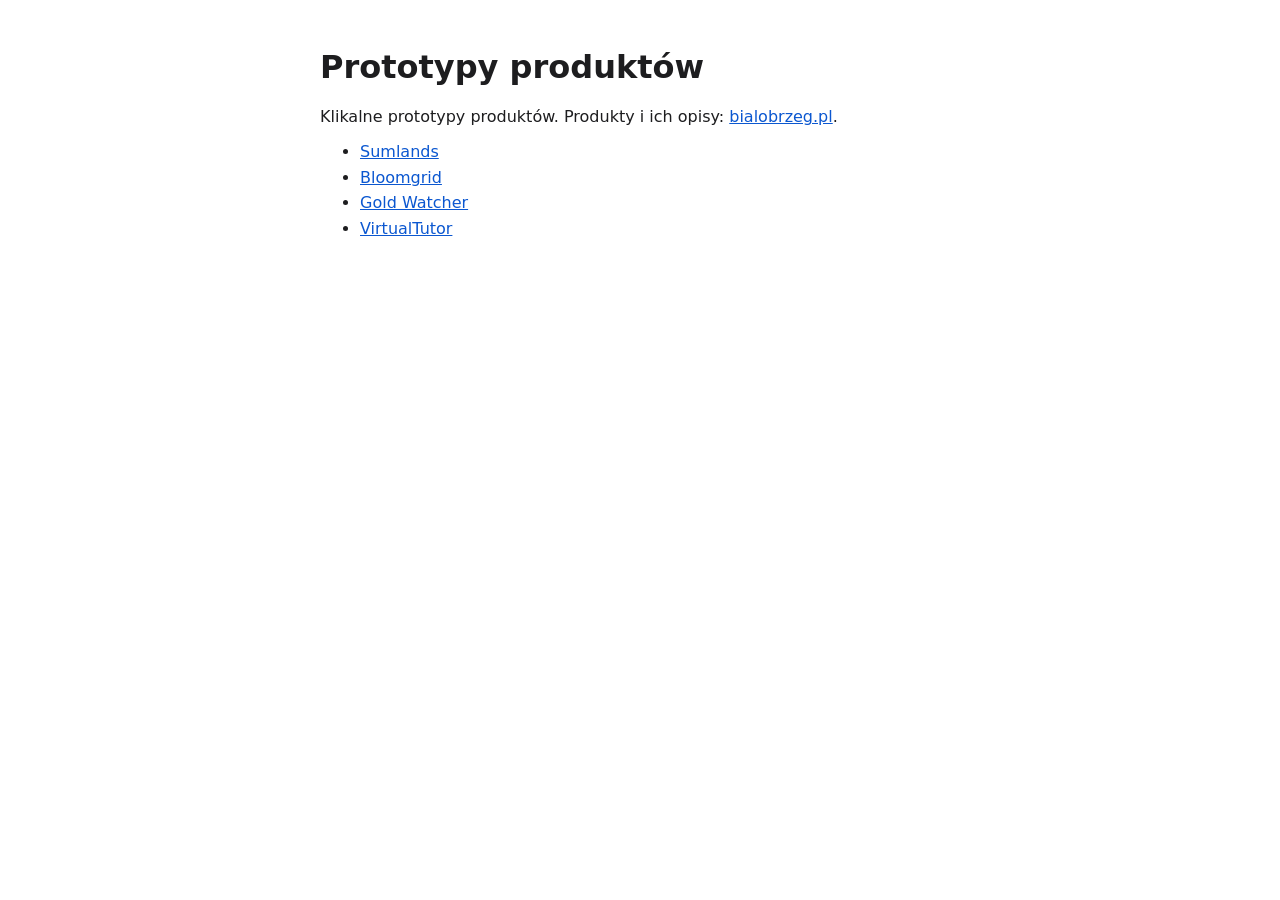
<file: index.html>
<!doctype html>
<html lang="pl">
<head>
  <meta charset="utf-8">
  <meta name="viewport" content="width=device-width, initial-scale=1">
  <meta name="robots" content="noindex">
  <title>Prototypy produktów — Tomasz Białobrzeg</title>
  <style>
    body { font-family: system-ui, -apple-system, sans-serif; max-width: 40rem; margin: 3rem auto; padding: 0 1rem; color: #1d1d1f; }
    a { color: #0b57d0; }
    li { margin: .4rem 0; }
  </style>
</head>
<body>
  <h1>Prototypy produktów</h1>
  <p>Klikalne prototypy produktów. Produkty i ich opisy: <a href="https://bialobrzeg.pl/">bialobrzeg.pl</a>.</p>
  <ul>
    <!-- Jeden wiersz na produkt: <li><a href="./<slug>/">Nazwa</a></li>; dopisuje Lider produktu przy pierwszej publikacji. -->
    <li><a href="./sumlands/">Sumlands</a></li>
    <li><a href="./bloomgrid/">Bloomgrid</a></li>
    <li><a href="./goldwatcher/">Gold Watcher</a></li>
    <li><a href="./virtualtutor/">VirtualTutor</a></li>
  </ul>
</body>
</html>
</file>
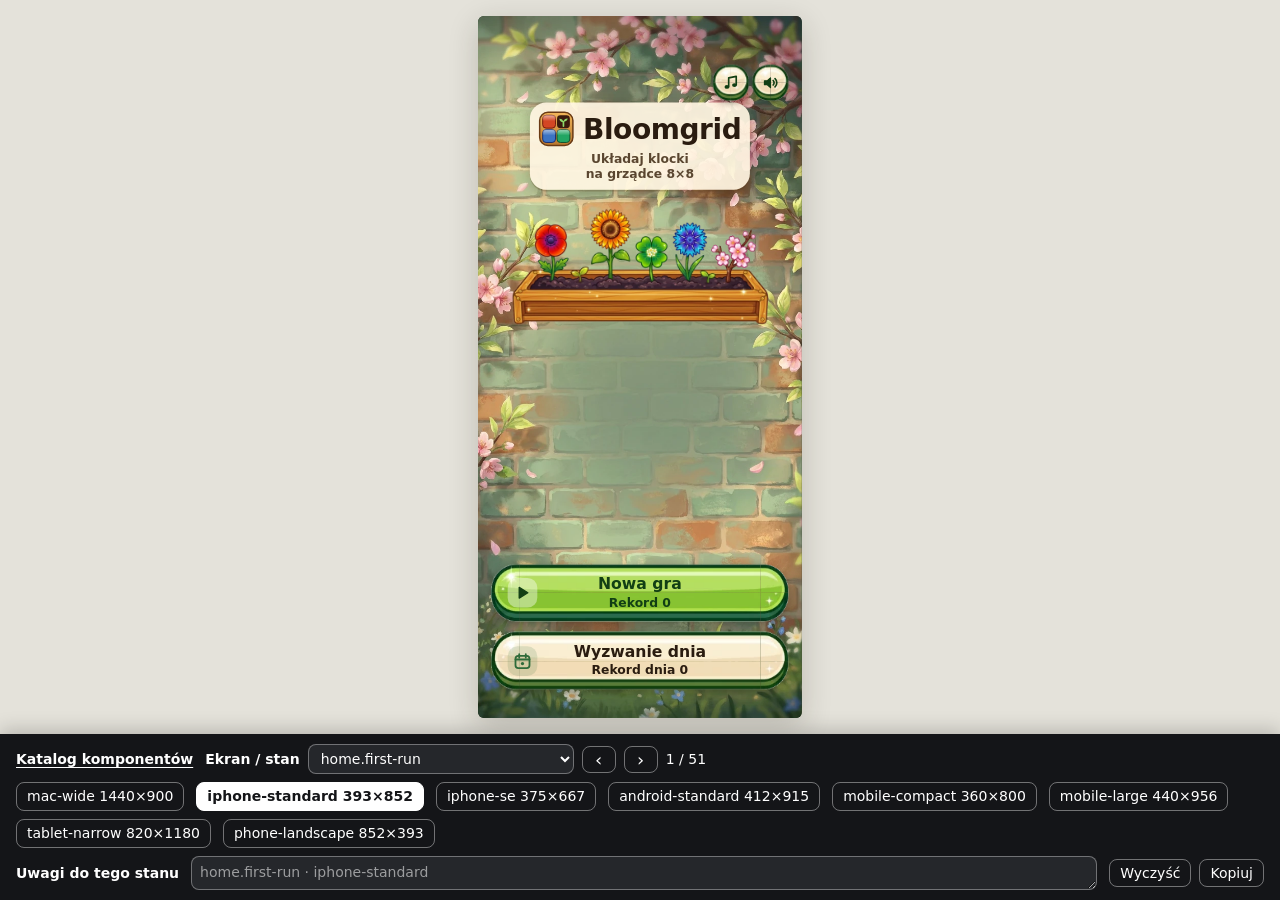
<file: bloomgrid/index.html>
<!doctype html>
<html lang="pl">
<head>
<meta charset="utf-8">
<meta name="viewport" content="width=device-width,initial-scale=1,viewport-fit=cover">
<meta name="color-scheme" content="light">
<title>Bloomgrid — prototyp r7.3</title>
<link rel="stylesheet" href="assets/bloomgrid.css">
<script src="assets/bloomgrid-rules.js"></script>
<script src="assets/bloomgrid-ui.js"></script>
</head>
<body class="bg-page">
<div id="app"></div>
<script>
(async function () {
  'use strict';
  var h = BG.h, app = document.getElementById('app');
  /* Stan = ekran + scenariusz z fixture (klucz: state_id bez sufiksu „.en”). Plansza, trójka, wynik, rekordy i teksty pochodzą z fixture. */
  var SCREEN = { home: 'screen.home', game: 'screen.game' };
  var ALLOWED = ['mode', 'state', 'target', 'capture_scenario'];
  var CAPTURE_SCENARIOS = {};

  function fail(msg) {
    document.body.className = 'bg-page';
    app.replaceChildren(h('div', { 'class': 'bg-error', role: 'alert', 'data-prototype-error': 'true' }, 'Błąd renderu prototypu: ' + msg));
    throw new Error(msg);
  }
  async function load(url) {
    var r = await fetch(url, { cache: 'no-store' });
    if (!r.ok) throw new Error(url + ' → HTTP ' + r.status);
    return r.json();
  }

  var q = new URLSearchParams(location.search);
  q.forEach(function (_, k) {
    if (ALLOWED.indexOf(k) < 0) fail('nieznany parametr „' + k + '”');
    if (q.getAll(k).length > 1) fail('parametr „' + k + '” podany więcej niż raz');
  });

  var manifest, fixtures;
  try { manifest = await load('prototype-manifest.json'); fixtures = await load('assets/fixtures.json'); }
  catch (e) { fail('nie można wczytać manifestu lub fixture (' + e.message + '). Uruchom paczkę przez lokalny serwer HTTP — zob. README.md'); }

  var noParams = Array.from(q.keys()).length === 0;
  var mode = noParams ? 'user_preview' : q.get('mode');
  if (mode !== 'capture' && mode !== 'user_preview') fail('nieznany lub brakujący tryb „' + mode + '”');
  var stateId = q.get('state'), targetId = q.get('target');
  if (mode === 'capture' && (!stateId || !targetId)) fail('mode=capture wymaga parametrów state i target');
  if (mode === 'user_preview') { stateId = stateId || manifest.states[0].state_id; targetId = targetId || 'iphone-standard'; }
  var st = manifest.states.filter(function (x) { return x.state_id === stateId; })[0];
  if (!st) fail('nieznany stan „' + stateId + '”');
  var tg = manifest.targets.filter(function (x) { return x.target_id === targetId; })[0];
  if (!tg) fail('nieznany target „' + targetId + '”');
  if (st.target_ids && st.target_ids.indexOf(targetId) < 0) fail('niedozwolona para stanu „' + stateId + '” i targetu „' + targetId + '”');
  var scenario = q.get('capture_scenario');
  if (scenario !== null) {
    if (mode !== 'capture') fail('capture_scenario jest dozwolony tylko w mode=capture');
    if (!CAPTURE_SCENARIOS[stateId] || CAPTURE_SCENARIOS[stateId].indexOf(scenario) < 0) fail('nieobsługiwany capture_scenario „' + scenario + '” dla stanu „' + stateId + '”');
  }
  var fx = fixtures.fixtures && fixtures.fixtures[st.fixture_id];
  if (!fx) fail('fixture „' + st.fixture_id + '” nie istnieje w assets/fixtures.json');
  var en = /\.en$/.test(stateId), key = stateId.replace(/\.en$/, '');
  var sc = fx.scenarios && fx.scenarios[key];
  if (!sc || !SCREEN[sc.screen]) fail('brak scenariusza „' + key + '” w fixture „' + st.fixture_id + '”');
  document.documentElement.lang = fx.locale;

  var geo = BG.geometry(tg);
  /* Tło sceny (Q104): ekran startowy — stałe; wyzwanie dnia — z daty ciągu (fixture daily_date_iso);
     gra klasyczna — losowane przy każdej grze, w prototypie wynik losowania zapisany w scenariuszu stanu (pole background). */
  var background = sc.screen === 'home' ? BG.HOME_BACKGROUND : sc.mode === 'daily' ? BG.dailyBackground(fx.daily_date_iso) : sc.background;
  if (BG.CIRCLE.indexOf(background) < 0) fail('brak albo nieznane tło sceny dla stanu „' + key + '” (' + background + ')');
  var surface = h('div', {
    'class': 'bg-surface ' + (geo.wide ? 'bg-wide' : 'bg-phone') + (geo.layout === 'landscape' ? ' bg-land' : '') + (tg.height > tg.width ? ' is-portrait' : ' is-landscape') + (mode === 'user_preview' ? ' bg-anim' : ''),
    'data-background': background,
    /* r6 (Q177–Q181): układ dopasowany do wysokości okna (phone | phone-merged | landscape | wide) i jego odstępy. */
    'data-layout': geo.layout,
    'data-game-mode': sc.screen === 'game' ? sc.mode : null,
    'data-element-id': 'element.product-work-surface',
    'data-screen-id': SCREEN[sc.screen],
    'data-state-id': stateId,
    'data-target-id': targetId,
    'data-fixture-id': st.fixture_id,
    style: { width: tg.width + 'px', height: tg.height + 'px', '--pad-t': geo.sp.t + 'px', '--pad-b': geo.sp.b + 'px', '--pad-x': geo.padX + 'px',
      '--score-gap': (geo.sp.s || 0) + 'px', '--tray-gap': (geo.sp.g || 0) + 'px', '--min-h': geo.minH + 'px', '--board-w': geo.boardW + 'px', '--side-w': (geo.sideW || 380) + 'px', '--content-w': (geo.wide ? 380 : geo.colW - 2 * geo.padX) + 'px', '--card-slot-h': (geo.cardSlotH || 216) + 'px' }
  });

  function urlFor(s, t) { var u = new URLSearchParams(); u.set('mode', 'user_preview'); u.set('state', s); u.set('target', t); return '?' + u.toString(); }
  var toast = null, toastTimer = null;
  function say(msg) {
    if (!toast) return;
    toast.textContent = msg; clearTimeout(toastTimer);
    toastTimer = setTimeout(function () { toast.textContent = ''; }, 3600);
  }
  var known = manifest.states.map(function (s) { return s.state_id; });
  /* Nawigacja klikalnego prototypu (tylko user_preview): przejście do stanu paczki, w wersji językowej bieżącego stanu, gdy istnieje. */
  var nav = {
    live: mode === 'user_preview',
    go: function (s) {
      if (mode !== 'user_preview') return;
      var target = en && known.indexOf(s + '.en') >= 0 ? s + '.en' : s;
      if (known.indexOf(target) < 0) { say('Akcja → ' + s + ' (stan poza paczką)'); return; }
      location.search = urlFor(target, targetId);
    },
    say: function (m) { if (mode === 'user_preview') say(m); }
  };
  /* Ekran leży w przewijanym obszarze (r2: niskie okno przewija stronę); nakładki i przeciągany klocek leżą na powierzchni. */
  var scroller = h('div', { 'class': 'bg-scroll' });
  surface.append(scroller);
  var ctx = { fx: fx, sc: sc, S: fx.strings, loc: fx.locale, geo: geo, nav: nav, surface: surface, root: scroller };
  var view = sc.screen === 'home' ? renderHome(surface, ctx) : renderGame(surface, ctx);

  if (mode === 'capture') {
    document.body.className = 'bg-capture';
    app.append(surface);
  } else {
    if (noParams || q.get('mode') !== 'user_preview' || !q.get('state') || !q.get('target')) history.replaceState(null, '', urlFor(stateId, targetId));
    var stage = h('div', { 'class': 'bg-stage' }, surface);
    var box = h('div', { 'class': 'bg-stage-box' }, stage);
    toast = h('div', { 'class': 'bg-toast', role: 'status', 'aria-live': 'polite', 'data-prototype-tool': 'preview-toast' });
    var bar = BG.previewToolbar({
      catalogHref: 'catalog.html?target=' + encodeURIComponent(targetId),
      states: manifest.states.map(function (s) { return { state_id: s.state_id, screen_id: SCREEN[(fixtures.fixtures[s.fixture_id].scenarios[s.state_id.replace(/\.en$/, '')] || {}).screen] }; }),
      stateId: stateId, targetId: targetId, noteStateId: stateId, targets: manifest.targets, replay: !!sc.replay,
      onState: function (s) { location.search = urlFor(s, targetId); },
      onTarget: function (t) { location.search = urlFor(stateId, t); }
    });
    app.append(h('div', { 'class': 'bg-preview' }, box), toast, bar);
    var fit = function () {
      var bh = bar.offsetHeight;
      document.body.style.paddingBottom = bh + 'px';
      toast.style.bottom = (bh + 10) + 'px';
      var k = Math.min(1, (window.innerWidth - 32) / tg.width, (window.innerHeight - bh - 32) / tg.height);
      k = Math.max(k, 0.1);
      stage.style.transform = 'scale(' + k + ')';
      box.style.width = Math.round(tg.width * k) + 'px';
      box.style.height = Math.round(tg.height * k) + 'px';
      if (view && view.layout) view.layout();
    };
    fit(); window.addEventListener('resize', fit);
    if (window.ResizeObserver) new ResizeObserver(fit).observe(bar);
  }

  await BG.preload();
  if (document.fonts && document.fonts.ready) await document.fonts.ready;
  if (view && view.layout) view.layout();
  surface.setAttribute('data-prototype-ready', 'true');
  if (mode === 'user_preview' && view && view.focus) view.focus();
  if (mode === 'user_preview' && view && view.start) view.start();

  /* screen.home (R-3.1, R-4.6) */
  function renderHome(surface, ctx) {
    var S = ctx.S, loc = ctx.loc, sc = ctx.sc, wide = ctx.geo.wide;
    var screen = h('div', { 'class': 'bg-screen bg-home' });
    var rec = sc.records;
    var metaRec = BG.fmt(S.meta_record, { n: BG.num(rec.classic, loc) });
    var metaDaily = BG.fmt(S.meta_daily, { date: S.daily_date, n: BG.num(rec.daily, loc) });
    screen.append(h('div', { 'class': 'bg-home-top' },
      BG.wordmark({ elementId: 'element.home.wordmark', S: S, style: wide ? { '--wm-fs': '48px', '--mark': '60px' } : null }),
      h('img', { 'class': 'bg-home-hero', src: 'assets/img/home-hero.webp', alt: '', draggable: 'false', width: '320', height: '160' })));
    var actions = h('div', { 'class': 'bg-home-actions' });
    if (sc.notice === 'read-error') actions.append(BG.alert({ variant: 'read-error', S: S, elementId: 'element.home.read-error' }));
    if (sc.saved) actions.append(BG.menuButton({ elementId: 'element.home.continue', variant: 'primary', icon: 'resume', label: S.continue, meta: BG.fmt(S.meta_saved, { n: BG.num(sc.saved.score, loc) }),
      interactionId: 'interaction.home.continue', action: 'tap', expected: 'navigate game.classic-resumed: zapisana gra klasyczna (plansza, trójka, wynik, seria, dalszy ciąg klocków; R-4.2)', onClick: function () { ctx.nav.go('game.classic-resumed'); } }));
    actions.append(BG.menuButton({ elementId: 'element.home.new-game', variant: sc.saved ? 'secondary' : 'primary', icon: 'play', label: S.new_game, meta: metaRec,
      interactionId: 'interaction.home.new-game', action: 'tap', expected: 'navigate game.classic-start' + (sc.saved ? '; usuwa zapisaną grę bez potwierdzenia, rekord bez zmian (R-4.4)' : ''), onClick: function () { ctx.nav.go('game.classic-start'); } }));
    actions.append(BG.menuButton({ elementId: 'element.home.daily', variant: 'secondary', icon: 'calendar', label: S.daily, meta: metaDaily,
      interactionId: 'interaction.home.daily', action: 'tap', expected: 'navigate game.daily-start: od pierwszej trójki ciągu bieżącej daty (R-3.2, R-3.3)', onClick: function () { ctx.nav.go('game.daily-start'); } }));
    screen.append(wide ? h('div', { 'class': 'bg-home-mid' }, actions) : actions);
    /* r5 (Q143): przełącznik dźwięku w prawym górnym rogu ekranu startowego. */
    screen.append(h('div', { 'class': 'bg-home-sound' }, soundToggles(ctx, 'home')));
    ctx.root.append(screen);
    return null;
  }

  /* component.sound-toggle (Q143): stan z fixture (sound: false = wyciszony), zmiana tylko w user_preview; dźwięku prototyp nie odtwarza. */
  /* r7: dwa przełączniki obok siebie — „Muzyka” (element.<ekran>.music) i „Efekty” (element.<ekran>.sound, ID z r5); oba domyślnie włączone,
     stan z fixture (music: false, sound: false = wyciszone). Dźwięku prototyp nie odtwarza. */
  function soundToggles(ctx, scope) {
    var music = BG.soundToggle({ kind: 'music', elementId: 'element.' + scope + '.music', S: ctx.S, on: ctx.sc.music !== false, interactionId: 'interaction.' + scope + '.music-toggle', action: 'tap / klik',
      expected: 'przełącza muzykę (aria-pressed true ↔ false, ikona nuty ↔ przekreślonej nuty); efekty bez zmian; ustawienie zostaje po przeładowaniu (ustawienia urządzenia), nie należy do zapisu gry',
      inert: !ctx.nav.live,
      onChange: function (on) { ctx.nav.say(on ? 'Muzyka włączona (prototyp nie odtwarza dźwięku)' : 'Muzyka wyciszona'); } });
    var effects = BG.soundToggle({ kind: 'effects', elementId: 'element.' + scope + '.sound', S: ctx.S, on: ctx.sc.sound !== false, interactionId: 'interaction.' + scope + '.sound-toggle', action: 'tap / klik',
      expected: 'przełącza efekty dźwiękowe (aria-pressed true ↔ false, ikona głośnika ↔ przekreślonego głośnika); muzyka bez zmian; ustawienie zostaje po przeładowaniu (ustawienia urządzenia), nie należy do zapisu gry',
      inert: !ctx.nav.live,
      onChange: function (on) { ctx.nav.say(on ? 'Efekty włączone (prototyp nie odtwarza dźwięku)' : 'Efekty wyciszone'); } });
    return h('div', { 'class': 'bg-sound-pair' }, music, effects);
  }

  /* screen.game */
  function renderGame(surface, ctx) {
    var S = ctx.S, loc = ctx.loc, geo = ctx.geo, sc = ctx.sc, daily = sc.mode === 'daily';
    var screen = h('div', { 'class': 'bg-screen' });
    var overlay = null, crash = null, levelApi = null;
    function closeOverlay() { if (overlay) { overlay.remove(); overlay = null; } }
    function openConfirm(focus) {
      closeOverlay();
      overlay = BG.dialog({ elementId: 'element.game.confirm', prefix: 'element.game.confirm.', S: S, row: geo.wide || geo.layout === 'landscape',
        onKeep: function () { closeOverlay(); }, onEnd: function () { ctx.nav.go('home.with-records'); } });
      surface.append(overlay);
      if (focus) overlay.querySelector('[data-element-id="element.game.confirm.keep"]').focus();
    }
    var recordBefore = daily ? sc.records.daily : sc.records.classic;
    function openOver(o, focus, live) {
      closeOverlay();
      endMarks();
      overlay = BG.gameOverPanel({ elementId: 'element.game.over', prefix: 'element.game.over.', S: S, loc: loc, mode: sc.mode, score: o.score, record: o.record, recordBefore: recordBefore, newRecord: o.newRecord, dailyInfo: o.dailyInfo, row: geo.wide || geo.layout === 'landscape',
        level: daily ? null : BG.levelOf(o.score), motif: daily ? null : BG.motifOf(circleStart, BG.levelOf(o.score)),
        /* r7.3 (Q364, Q365): kropelki gry klasycznej przechodzą do następnej gry; wyzwanie dnia — bez przenoszenia. */
        drops: daily ? 0 : (o.drops || 0),
        onAgain: function () { ctx.nav.go(daily ? 'game.daily-start' : (o.drops > 0 ? 'game.classic-start-drops' : 'game.classic-start')); }, onHome: function () { ctx.nav.go('home.with-records'); } });
      surface.append(overlay);
      /* Nagłówek pod panelem zgadza się z panelem: po nowym rekordzie pokazuje nowy rekord (R-4.1, R-3.4);
         po podejściu zakończonym innego dnia nie pokazuje rekordu dnia (R-3.6). */
      if (daily && o.dailyInfo === 'new-available') record.el.remove();
      else if (o.newRecord) record.set(o.record);
      var card = overlay.querySelector('.bg-card');
      if (live) {
        /* Q131: panel przez 300 ms nie przyjmuje kliknięć, więc stuknięcie, które skróciło krok, nie uruchamia przycisku panelu. */
        card.inert = true; setTimeout(function () { card.inert = false; if (focus) overlay.querySelector('[data-element-id="element.game.over.play-again"]').focus(); }, 300);
        if (BG.fx.reduced()) BG.fx.fade(card); else BG.fx.play(card, 'fx-panel', 250);
        if (o.newRecord) BG.fx.rain(card, BG.fx.reduced());                                                       /* (8) */
      } else if (focus) overlay.querySelector('[data-element-id="element.game.over.play-again"]').focus();
    }
    /* Q129: oznaczenie klocków trójki i przygaszenie planszy — tylko w chwili końca gry (krok końca i pod panelem końca). */
    function endMarks() {
      board.el.classList.add('is-ended');
      tray.pieces.forEach(function (pe, i) {
        if (!pe) return;
        pe.setAttribute('data-variant', 'no-fit');
        pe.setAttribute('aria-label', pe.getAttribute('aria-label').replace(/( — .*)?$/, ' — ' + S.no_fit_sr));
        tray.slots[i].setAttribute('data-no-fit', 'true');
        if (!tray.slots[i].querySelector('.bg-nofit-mark')) tray.slots[i].append(h('span', { 'class': 'bg-nofit-mark', 'aria-hidden': 'true' }, BG.icon('no-fit', 16)));
      });
    }
    /* Krok końca gry (Q128, Q131): 1,5 s plansza i trójka z komunikatem nad trójką; stuknięcie, klik albo Esc pokazuje panel od razu.
       W mode=capture stan game.no-moves-* zostaje na tym kroku (bez timera). */
    var step = null;
    function openNoMoves(o, live) {
      endMarks();
      main.classList.add('is-ending');
      step = BG.noMovesStep({ elementId: 'element.game.no-moves', S: S, interactionId: 'interaction.game.no-moves-skip', action: 'tap / klik / Escape',
        expected: 'pokazuje panel końca gry od razu (bez czekania 1,5 s); to kliknięcie nie uruchamia przycisku panelu' });
      /* Warstwa leży na ekranie (przewija się razem z planszą i trójką, np. na phone-landscape) i pokrywa cały ekran. */
      screen.append(step);
      placeStep();
      if (!live) return;
      if (BG.fx.reduced()) BG.fx.fade(step._msg); else BG.fx.play(step._msg, 'fx-msg', 300);
      var done = false, timer;
      var show = function (e) {
        if (done) return; done = true;
        if (e) { e.preventDefault(); e.stopPropagation(); }
        clearTimeout(timer); document.removeEventListener('keydown', key, true);
        step.remove(); step = null; main.classList.remove('is-ending');
        openOver(o, true, true);
      };
      var key = function (e) { if (e.key === 'Escape') show(e); };
      step.addEventListener('click', show);
      document.addEventListener('keydown', key, true);
      timer = setTimeout(function () { show(null); }, BG.MOTION.step);
    }
    /* Komunikat nad górną krawędzią trójki (na mac-wide w miejscu paska serii i punktów, który w kroku jest ukryty). */
    function placeStep() {
      if (!step) return;
      var sr = screen.getBoundingClientRect(), k = sr.width / screen.offsetWidth || 1, tr = tray.el.getBoundingClientRect();
      step._msg.style.left = ((tr.left - sr.left) / k) + 'px';
      step._msg.style.width = (tr.width / k) + 'px';
      step._msg.style.top = ((tr.top - sr.top) / k - 12) + 'px';
    }
    var exit = BG.iconButton({
      elementId: 'element.game.exit', label: S.exit_label, icon: 'home', interactionId: 'interaction.game.exit', action: 'tap',
      expected: daily ? 'open component.dialog „' + S.confirm_title + '” (game.daily-exit-confirm)' : 'navigate home.resume-available bez pytania; gra zachowana do „' + S.continue + '” (R-3.5)',
      onClick: function () { if (!ctx.nav.live || overlay || crash) return; if (daily) openConfirm(true); else ctx.nav.go('home.resume-available'); }
    });
    var record = BG.scoreDisplay({ variant: 'record', label: daily ? S.record_daily : S.record, value: daily ? sc.records.daily : sc.records.classic, loc: loc, elementId: 'element.game.record' });
    var score = BG.scoreDisplay({ variant: 'score', label: S.score, value: sc.score, loc: loc, elementId: 'element.game.score' });
    score.el.style.setProperty('--score-fs', geo.wide ? '60px' : '40px');
    /* r3 (Q107): gra klasyczna to tryb domyślny — bez nazwy trybu w nagłówku; nazwa i data tylko w wyzwaniu dnia (wariant daily, Q108). */
    /* r5 (Q143): przełącznik dźwięku obok przycisku wyjścia (lewa grupa nagłówka; na mac-wide w siatce Q112). */
    var centerEl = daily ? BG.modeLabel({ variant: 'daily', S: S, elementId: 'element.game.mode' }) : (levelApi = BG.levelLabel({ S: S, elementId: 'element.game.level', level: 1, motif: surface.getAttribute('data-background') })).el;
    /* r7 (Q232): na telefonach (także w poziomie) etykieta poziomu albo wstęga wyzwania stoi w wierszu 24 px pod nagłówkiem, w jednej linii;
       w nagłówku zostają dom, „Muzyka”, „Efekty” i rekord. mac-wide: jak w r6 — środek nagłówka. */
    var head = h('header', { 'class': 'bg-game-head' }, h('div', { 'class': 'bg-head-left' }, exit, soundToggles(ctx, 'game')),
      geo.wide ? centerEl : null, record.el);
    var levelRow = geo.wide ? null : h('div', { 'class': 'bg-level-row' }, centerEl);
    var board = BG.board({ geo: geo, S: S, elementId: 'element.game.board', elementPrefix: 'element.game.board.' });
    var tray = BG.tray({ geo: geo, S: S, elementId: 'element.game.tray' });
    var strip = h('div', { 'class': 'bg-strip', style: { '--board-w': geo.boardW + 'px' } });
    var saveWrap = null;
    var scoreWrap = h('div', { 'class': 'bg-score-wrap' }, score.el);
    if (sc.alert === 'save-error') {
      /* r6 (Q201): gdy komunikat (76 px) się nie mieści, leży na wierszu wyniku w wariancie jednowierszowym — nigdy na przyciskach
         nagłówka, planszy ani trójce. */
      saveWrap = h('div', { 'class': 'bg-save-wrap' + (geo.saveOver ? ' is-over' : '') }, BG.alert({ variant: 'save-error', S: S, line: geo.saveOver, elementId: 'element.game.save-error', interactionId: 'interaction.game.save-retry',
        onAction: function () { if (!ctx.nav.live) return; saveWrap.remove(); ctx.nav.say('Symulacja: ponowny zapis udany — komunikat znika (R-4.5)'); } }));
      if (geo.saveOver) { scoreWrap.append(saveWrap); saveWrap = null; }
    }
    var main, side = null;
    /* r7.3 (Q339, Q348): miejsce karty ruchu. mac-wide — stałe gniazdo 210 px w kolumnie pod Podlewaniem (nie zasłania planszy);
       telefony — warstwa nad ekranem: karta stoi dolną krawędzią 6 px nad paskiem Podlewania i zachodzi na wynik i nagłówek,
       a na górę planszy dopiero, gdy jest wyższa niż to miejsce (wtedy półprzezroczysta). phone-merged i landscape: tymczasowo ta sama reguła (BLG-20). */
    var cardSlot = geo.wide ? h('div', { 'class': 'bg-card-slot' }) : null;
    var cardLayer = geo.wide ? null : h('div', { 'class': 'bg-card-layer' });
    if (geo.wide) {
      screen.append(head);
      main = h('div', { 'class': 'bg-game-main', style: { '--board-w': geo.boardW + 'px' } },
        board.el, side = h('div', { 'class': 'bg-side' }, scoreWrap, strip, cardSlot, tray.el, saveWrap));
    } else if (geo.layout === 'landscape') {
      /* Q180, Q200: telefon w poziomie — plansza po lewej, po prawej kolumna: nagłówek, wynik, pasek serii i punktów, trójka. */
      main = h('div', { 'class': 'bg-game-main', style: { '--board-w': geo.boardW + 'px' } },
        board.el, side = h('div', { 'class': 'bg-side' }, head, levelRow, scoreWrap, strip, h('div', { 'class': 'bg-tray-wrap' }, tray.el), saveWrap));
    } else {
      screen.append(head, levelRow);
      main = h('div', { 'class': 'bg-game-main', style: { '--board-w': geo.boardW + 'px' } },
        h('div', { 'class': 'bg-play' }, scoreWrap, strip, board.el),
        saveWrap, h('div', { 'class': 'bg-tray-wrap' }, tray.el));
    }
    screen.append(main);
    if (cardLayer) screen.append(cardLayer);
    ctx.root.append(screen);
    var merged = geo.layout === 'phone-merged', land = geo.layout === 'landscape';
    function placeCard(el) {
      if (geo.wide || !el.isConnected) return;
      var sr = screen.getBoundingClientRect(), k = sr.width / screen.offsetWidth || 1;
      var rel = function (n) { var r = n.getBoundingClientRect(); return { top: (r.top - sr.top) / k, bottom: (r.bottom - sr.top) / k, left: (r.left - sr.left) / k, width: r.width / k }; };
      var hd = rel(head), an = rel(merged ? scoreWrap : strip), bd = rel(board.el), col = rel(land ? side : board.el);
      var cw = land ? col.width : geo.colW - 2 * geo.padX;
      el.style.maxWidth = cw + 'px';
      var hgt = el.offsetHeight, w = el.offsetWidth, bottom = an.top - 6;
      var top = bottom - hd.top >= hgt ? bottom - hgt : hd.top;
      el.style.left = Math.round(col.left + col.width / 2 - w / 2) + 'px';
      el.style.top = Math.round(top) + 'px';
      /* Na planszy (z ramą wysuniętą 8 px) karta jest półprzezroczysta — tylko część nad planszą (--opaque-h); nad nagłówkiem i wynikiem
         jest nieprzezroczysta (poprawka po zrzutach r7.3). */
      var overB = !land && top + hgt > bd.top - 8;
      el.classList.toggle('is-over-board', overB);
      el.style.setProperty('--opaque-h', Math.max(0, Math.round(bd.top - 8 - top)) + 'px');
      /* Tabliczka wyniku pod kartą: całkiem zakryta albo na czas karty ukryta — nic nie wystaje spod karty ani nie prześwituje. */
      var sc = rel(score.el), cardBottom = top + hgt, cardLeft = col.left + col.width / 2 - w / 2;
      var overlap = sc.bottom > top && sc.top < cardBottom && sc.left < cardLeft + w && sc.left + sc.width > cardLeft;
      var inside = sc.top >= top && sc.bottom <= cardBottom && sc.left >= cardLeft && sc.left + sc.width <= cardLeft + w;
      score.el.style.visibility = overlap && !inside ? 'hidden' : '';
    }
    /* Karta zniknęła (koniec kroku kolejki, zastąpienie) — tabliczka wyniku wraca. */
    if (cardLayer) new MutationObserver(function () { if (!cardLayer.querySelector('.bg-mcard')) score.el.style.visibility = ''; }).observe(cardLayer, { childList: true });
    var recordShown = false;
    /* Wpisy karty: awans (tylko gra klasyczna, Q342) i nowy rekord raz na grę, w ruchu, który przekracza rekord trybu sprzed gry;
       przy rekordzie 0 sprzed gry wpisu nie ma (Q343, Q352). W wyzwaniu dnia tylko wtedy, gdy podejście liczy się do rekordu dnia
       (data urządzenia bez zmiany od rozpoczęcia, R-3.6; w prototypie zawsze tak w grze na żywo). */
    function milestones(after, beforeScore, live) {
      var m = { score: after };
      if (!daily && BG.levelOf(after) > BG.levelOf(beforeScore)) m.level = { n: BG.levelOf(after), motif: BG.motifOf(0, BG.levelOf(after)) };
      if (!recordShown && recordBefore > 0 && after > recordBefore && beforeScore <= recordBefore) { m.record = true; if (live) recordShown = true; }
      return m;
    }

    /* Stan gry z fixture; klatka ruchu (move) liczona regułami z położenia przed ruchem. */
    var state = { board: BGRules.parseBoard(sc.board), tray: sc.tray.slice(), score: sc.score, drops: sc.drops || 0 };
    var view = {}, moveRes = null;
    /* r7: w user_preview stany z polem replay zaczynają się sprzed ruchu, a prototyp sam wykonuje ruch ze scenariusza po 0,7 s —
       widać jego animacje (pochwała, Podlewanie, Kolorowa rabata, święto, awans). „Odtwórz” w pasku narzędzi powtarza. */
    var replay = !!(ctx.nav.live && sc.replay && sc.move), stateBefore = state;
    /* r6 (Q175): stany z ruchem (line-clear, color-bonus, combo) pokazują stan PO ruchu — plansza po czyszczeniu, punkty ruchu, seria;
       rozkwit jest tylko w katalogu (foundation.motion) i na żywo. */
    if (sc.move) {
      /* r7.4 (Q394–Q402): punkty ruchu, premie i Pusta grządka z reguł aplikacji (BGRules.play, R-2.1–R-2.4, R-2.10) — bez danych premii w stanie. */
      var res = BGRules.play(state, sc.move.slot, sc.move.row, sc.move.col, BGRules.rng(sc.seed), { daily: daily });
      moveRes = res;
      state = res.state;
      /* r7.3 (Q356, Q360): stała klatka stanu po ruchu pokazuje jeden krok kolejki komunikatów tego ruchu — sc.step (points, drops,
         full, record, level), domyślnie pierwszy. Kropelki w pigułce i poziom (tło, etykieta) odpowiadają chwili tego kroku:
         przed krokiem kropelek/święta — stan sprzed ruchu, w święcie — 3 kropelki, przed krokiem poziomu — poprzedni poziom. */
      var ms0 = milestones(state.score, sc.score, false); ms0.empty = res.move.points.empty || 0;
      var steps0 = BG.stepsFor(res.move, ms0), want = sc.step || (steps0[0] && steps0[0].step);
      var idx = steps0.map(function (x) { return x.step; }).indexOf(want), cur = steps0[idx];
      if (cur) {
        view.card = cur;
        var dropsIdx = steps0.map(function (x) { return x.step; }).indexOf(steps0.some(function (x) { return x.step === 'full'; }) ? 'full' : 'drops');
        view.drops = cur.step === 'full' ? 3 : (dropsIdx >= 0 && idx < dropsIdx ? res.move.points.dropsBefore : state.drops);
        if (cur.step === 'full') view.fullWatering = true;
        var lvIdx = steps0.map(function (x) { return x.step; }).indexOf('level');
        if (lvIdx > idx) view.levelBefore = BG.levelOf(sc.score);
      }
    }
    if (sc.drag) view.drag = sc.drag;
    /* Poziomy (Q147–Q153, tylko gra klasyczna): poziom z wyniku. r7.1 (Q219, Q237): motyw wynika wyłącznie z poziomu — początek kręgu 0,
       poziom 1 = Łąka o świcie (BG.CIRCLE); tło powierzchni = motyw poziomu (pole background w fixture musi mu odpowiadać, sprawdza motif71.cjs). */
    var level = view.levelBefore || BG.levelOf(state.score), circleStart = 0;
    if (!daily) {
      surface.setAttribute('data-background', BG.motifOf(circleStart, level));
      levelApi.set(level, BG.motifOf(circleStart, level));
      if (replay) { var lb = BG.levelOf(stateBefore.score); levelApi.set(lb, BG.motifOf(circleStart, lb)); surface.setAttribute('data-background', BG.motifOf(circleStart, lb)); }
    }
    function onLevelChange(newLevel) {
      var motif = BG.motifOf(circleStart, newLevel), red = BG.fx.reduced();
      levelApi.set(newLevel, motif);
      BG.fx.crossfade(surface, function () { surface.setAttribute('data-background', motif); }, red);                       /* (11) */
      /* r7.3 (Q342): bez plakietki na wyniku — awans jest wpisem karty ruchu. */
      if (red) BG.fx.fade(levelApi.el); else BG.fx.play(levelApi.el, 'fx-pop', BG.MOTION.pop);
    }
    var game = BG.play({
      /* Warstwą przeciąganego klocka jest ekran (przewija się razem z planszą), nie cała powierzchnia. */
      geo: geo, S: S, loc: loc, state: replay ? stateBefore : state, seed: sc.seed, surface: screen, interactive: true, view: replay ? {} : view,
      board: board, tray: tray, score: score, strip: strip,
      ids: { piece: 'element.game.piece-', drag: 'interaction.game.drag-piece-', combo: 'element.game.combo', points: 'element.game.move-points', praise: 'element.game.praise',
        card: 'element.game.move-card', level: 'element.game.level-up', record: 'element.game.new-record' },
      card: { host: cardSlot || cardLayer, place: placeCard },
      milestones: function (s, before) { return milestones(s.score, before, true); },
      animate: ctx.nav.live, levels: !daily,
      blocked: function () { return !ctx.nav.live || !!overlay || !!crash || !!step; },
      /* r7.3 (Q360): nowy poziom (przenikanie tła, etykieta) zaczyna się razem z ostatnim krokiem kolejki — kartą „Nowy poziom”. */
      onLevelStep: function (n) { if (!daily) onLevelChange(n); },
      onOver: function (s) {
        openNoMoves({ score: s.score, record: Math.max(recordBefore, s.score), newRecord: s.score > recordBefore, dailyInfo: 'until-midnight', drops: s.drops || 0 }, true);
      }
    });
    if (sc.overlay === 'confirm') openConfirm(false);
    if (sc.over) openOver({ score: sc.score, record: sc.over.record, newRecord: sc.over.newRecord, dailyInfo: sc.over.dailyInfo, drops: sc.drops || 0 }, false, false);
    /* r7.3: plakietka awansu na wyniku i osobna pochwała nad planszą usunięte — stałą klatkę ruchu pokazuje karta ruchu (view.card). */
    /* game.empty-garden* (Q189, Q203, r7): stan po ruchu, który opróżnił planszę — rozkwit na całej planszy i pochwała „Pusta grządka! +2500”;
       capture: stała klatka (bez lotu płatków przez ekran — to tylko ruch); user_preview: święto (12) z ruchu scenariusza. */
    /* r7.3 (Q366, Q367): bez napisu „Pusta grządka! +N” na planszy — komunikat to karta 4; zostaje rozkwit pól planszy. */
    /* Korekta Q366 (r7.3): bez płatków na polach planszy — efekt Pustej grządki jest tylko w karcie 4. Stała klatka game.empty-garden
       to chwila karty 4 w pauzie trójki (Q241: nowa trójka po 1900 ms) — miejsca trójki są puste (klocki ukryte, układ bez zmian). */
    if (moveRes && moveRes.move.points.empty && !replay && view.card && view.card.step === 'points') tray.pieces.filter(Boolean).forEach(function (pe) { pe.style.visibility = 'hidden'; });
    /* Ruch odtwarzany 0,7 s po gotowości strony (obrazy wczytane), żeby było widać stan sprzed ruchu. */
    var startReplay = replay ? function () { setTimeout(function () { game.playMove(sc.move); }, 700); } : null;
    /* Stany game.no-moves-*: krok końca; w user_preview po 1,5 s (albo po stuknięciu) panel końca. */
    if (sc.noMoves) openNoMoves({ score: sc.score, record: Math.max(recordBefore, sc.score), newRecord: sc.score > recordBefore, dailyInfo: 'until-midnight', drops: sc.drops || 0 }, ctx.nav.live);
    if (sc.alert === 'crash') {
      crash = h('div', { 'class': 'bg-crash' }, BG.alert({ variant: 'crash', S: S, elementId: 'element.app.crash', interactionId: 'interaction.app.crash-restart',
        onAction: function () { ctx.nav.go('home.resume-available'); } }));
      surface.append(crash);
    }
    return {
      layout: function () { game.layout(); placeStep(); },
      start: startReplay,
      focus: function () {
        var f = surface.querySelector('[data-element-id="element.game.confirm.keep"], [data-element-id="element.game.over.play-again"]');
        if (f) f.focus();
      }
    };
  }
})();
</script>
</body>
</html>
</file>
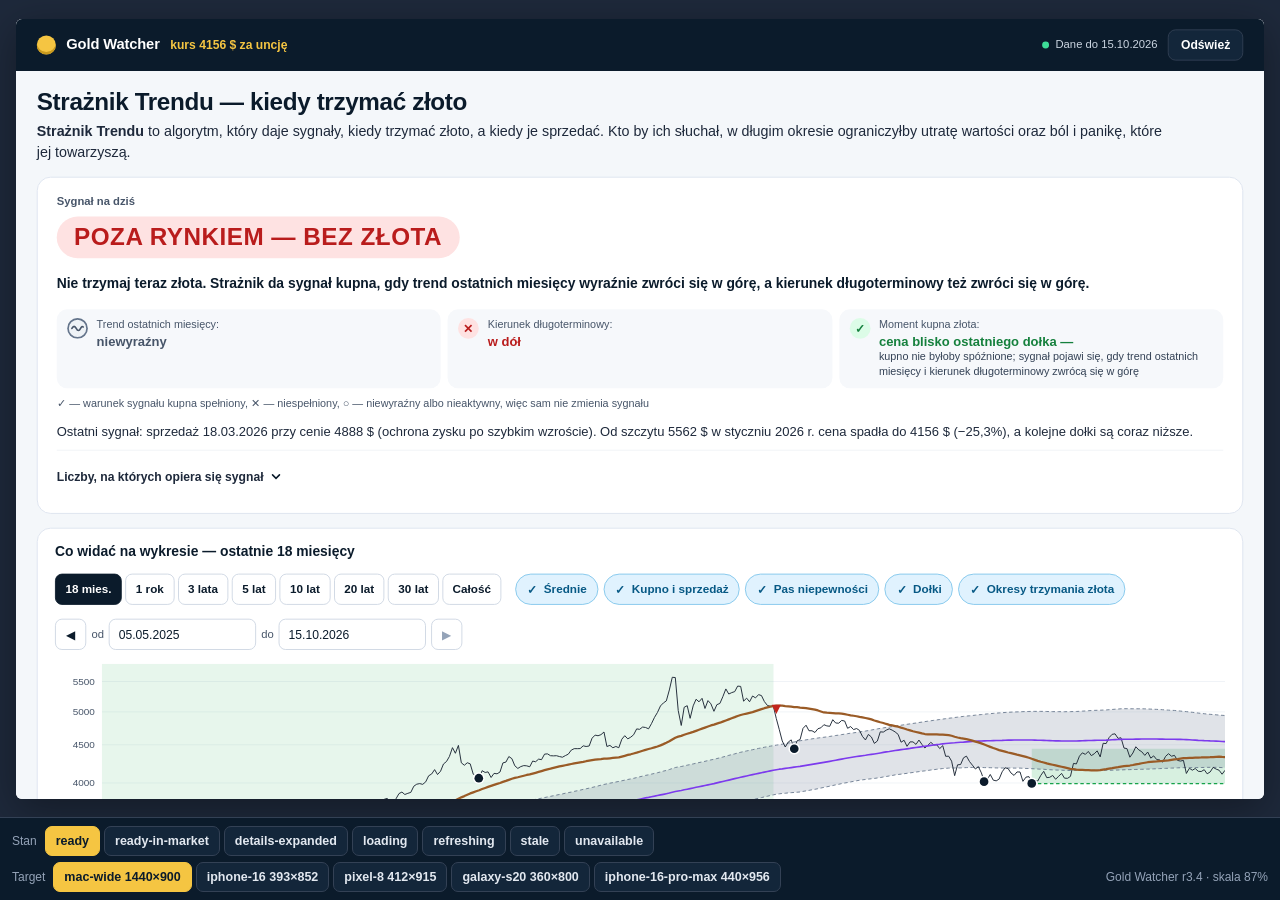
<file: goldwatcher/index.html>
<!DOCTYPE html>
<html>
<head>
  <meta charset="utf-8">
  <title>Gold Watcher r3.4</title>
  <style>
    * { margin: 0; padding: 0; box-sizing: border-box; }
    body { background: #faf9f5; display: flex; align-items: center; justify-content: center; min-height: 100vh; font-family: -apple-system, BlinkMacSystemFont, sans-serif; }
    #__bundler_loading { position: fixed; bottom: 20px; right: 20px; font: 13px/1.4 -apple-system, BlinkMacSystemFont, sans-serif; color: #666; background: #fff; padding: 8px 14px; border-radius: 8px; box-shadow: 0 1px 4px rgba(0,0,0,0.12); z-index: 10000; }
    #__bundler_thumbnail { position: fixed; inset: 0; width: 100%; height: 100%; display: flex; align-items: center; justify-content: center; background: #faf9f5; z-index: 9999; }
    #__bundler_thumbnail svg { width: 100%; height: 100%; object-fit: contain; }
    #__bundler_placeholder { color: #999; font-size: 14px; }
  </style>
  <noscript>
    <style>#__bundler_loading { display: none; }</style>
    <div style="position:fixed;bottom:12px;left:12px;font:13px/1.4 -apple-system,BlinkMacSystemFont,sans-serif;color:#999;background:rgba(255,255,255,0.9);padding:6px 12px;border-radius:6px;box-shadow:0 1px 4px rgba(0,0,0,0.08);z-index:10000;">
      This page requires JavaScript to display.
    </div>
  </noscript>
</head>
<body>
  <div id="__bundler_thumbnail"><svg xmlns="http://www.w3.org/2000/svg" sc-camel-view-box="0 0 100 100"><rect width="100" height="100" fill="#0b1b2b"></rect><circle cx="50" cy="50" r="20" fill="#f5c542"></circle></svg></div>
  <div id="__bundler_loading">Unpacking...</div>

  <script>
    
document.addEventListener('DOMContentLoaded', async function() {
  const loading = document.getElementById('__bundler_loading');
  function setStatus(msg) { if (loading) loading.textContent = msg; }

  const FONT_MIME = /^(font[/]|application[/](x-)?font-|application[/]vnd\.ms-fontobject)/i;
  const MIME_TOKEN = /^[\w.+-]+[/][\w.+-]+$/;
  function toBase64(bytes) {
    let bin = '';
    for (let i = 0; i < bytes.length; i += 0x8000) {
      bin += String.fromCharCode.apply(null, bytes.subarray(i, i + 0x8000));
    }
    return btoa(bin);
  }

  // Error sink persists across replaceWith since it's on window, not the DOM.
  window.addEventListener('error', function(e) {
    // Failed resource loads (CSP-blocked links, scripts, images) fire plain
    // events at the element — warn only; real JS errors carry message/error.
    if (!e.message && !e.error && e.target && e.target !== window) {
      console.warn('[bundle] resource failed to load:',
        e.target.tagName, String(e.target.src || e.target.href || ''));
      return;
    }
    var p = document.body || document.documentElement;
    var d = document.getElementById('__bundler_err') || p.appendChild(document.createElement('div'));
    d.id = '__bundler_err';
    d.style.cssText = 'position:fixed;bottom:12px;left:12px;right:12px;font:12px/1.4 ui-monospace,monospace;background:#2a1215;color:#ff8a80;padding:10px 14px;border-radius:8px;border:1px solid #5c2b2e;z-index:99999;white-space:pre-wrap;max-height:40vh;overflow:auto';
    d.textContent = (d.textContent ? d.textContent + String.fromCharCode(10) : '') +
      '[bundle] ' + (e.message || e.type) +
      (e.filename ? ' (' + e.filename.slice(0, 60) + ':' + e.lineno + ')' : '');
  }, true);

  try {
    const manifestEl = document.querySelector('script[type="__bundler/manifest"]');
    const templateEl = document.querySelector('script[type="__bundler/template"]');
    if (!manifestEl || !templateEl) {
      setStatus('Error: missing bundle data');
      console.error('[bundler] Missing script tags — manifestEl:', !!manifestEl, 'templateEl:', !!templateEl);
      return;
    }

    const manifest = JSON.parse(manifestEl.textContent);
    let template = JSON.parse(templateEl.textContent);

    // Nested page bundles (iframe targets). Each ships ONCE, in the ROOT
    // document's manifest; frame srcs carry an about:blank#<uuid> marker
    // instead of a substitutable uuid. Every document mints the blobs for
    // its OWN frames — from local text at the root, or text obtained from
    // its DIRECT parent over the relay protocol below — so each frame
    // navigation stays same-origin with its initiator and a deduped page
    // loads at any depth on any host, including a file:// download's
    // opaque origins (where a blob minted by one document cannot be
    // navigated to by another).
    const pageOrderEl = document.querySelector('script[type="__bundler/page_order"]');
    const pageOrder = pageOrderEl ? JSON.parse(pageOrderEl.textContent) : [];
    const pageSet = new Set(pageOrder);
    const pageTexts = {};

    // ── Nested-page text protocol (parent-chain relay) ──
    // Page bundles ship once, in the ROOT document's manifest. Every
    // document mints the blobs for its OWN frames, obtaining page text
    // through a strict parent-chain relay: a document only ever SENDS to
    // its direct parent (which, for every document the publisher's own
    // runtime minted, is another publisher document) and only ACCEPTS
    // text from that direct parent; requests from below are honored only
    // for the document's own child frames, and the ROOT never sends
    // upward at all. That last rule is load-bearing: the artifact host's
    // frame-ancestors allows claude.ai (and friends) to frame an
    // artifact, so window.top can be a FOREIGN document — a top-addressed
    // protocol would hand page uuids to that ancestor and accept forged
    // "page text" from it, minting attacker HTML as an artifact-origin
    // blob document. The chain never touches the ancestor: requests stop
    // at the root, replies are origin-addressed per hop (never '*' when
    // an origin exists), and both directions are origin-gated (on https
    // a foreign sender's origin can never equal this document's; in
    // opaque contexts — file:// — everything serializes as 'null', where
    // an embedded EXTERNAL frame still fails the gate by carrying its
    // own real origin, and a sandboxed child of such a frame is excluded
    // by the own-child-frames check plus uuid unguessability). Shape is
    // deny-by-default: one request form, one reply form, no error
    // replies.
    // window.origin is the SERIALIZED SECURITY origin ('null' in opaque
    // contexts such as a sandboxed preview iframe) — location.origin is
    // computed from the URL and stays 'https://…' even when the document
    // is sandboxed, which would misgate every opaque chain.
    const OWN_TARGET = /^https?:[/][/]/.test(window.origin || '')
      ? window.origin
      : '*';
    function trustedOrigin(e) {
      if (e.origin === window.origin) return true; // https chains; opaque==opaque
      // file:// trees: Chrome serializes the file document's origin as
      // 'file://' while the blob: documents it mints serialize as 'null',
      // so the two legitimate shapes can never string-match — accept the
      // pair in both directions. https origins never serialize as either,
      // and sender identity (own child frame / direct parent) is checked
      // separately.
      return (
        (e.origin === 'null' &&
          (window.origin === 'file://' ||
            window.location.protocol === 'file:')) ||
        (/^file:/.test(e.origin) && window.origin === 'null')
      );
    }
    // Non-empty only in the root document (nested bundles ship an empty
    // island), so it doubles as the root marker: the root answers from
    // local text and treats a miss as authoritative — never relaying to
    // its (possibly foreign) parent.
    const isPageRoot = pageOrder.length > 0;
    const blobUrls = {};
    const resourceBlobs = {};
    const UUID_SHAPE = /^[0-9a-f]{8}-[0-9a-f]{4}-[0-9a-f]{4}-[0-9a-f]{4}-[0-9a-f]{12}$/;
    const pendingFrames = {}; // uuid -> [{el, frag}] awaiting text for own frames
    const pendingRelays = {}; // uuid -> [childWindow] awaiting text to pass down
    function mountPage(el, frag, text) {
      const pageBlob = new Blob([text], { type: 'text/html' });
      const u = URL.createObjectURL(pageBlob);
      resourceBlobs[u] = pageBlob;
      el.src = u + frag;
    }
    function deliverPage(uuid, text) {
      const frames = pendingFrames[uuid];
      delete pendingFrames[uuid];
      if (frames) for (const f of frames) mountPage(f.el, f.frag, text);
      const relays = pendingRelays[uuid];
      delete pendingRelays[uuid];
      if (relays) {
        for (const cw of relays) {
          try { cw.postMessage({ __bundler_page: uuid, __bundler_text: text }, OWN_TARGET); } catch (err) { /* gone */ }
        }
      }
    }
    function ownFrameWindows() {
      const out = [];
      for (const f of Array.from(document.querySelectorAll('iframe'))) {
        try { if (f.contentWindow) out.push(f.contentWindow); } catch (err) { /* detached */ }
      }
      return out;
    }
    window.addEventListener('message', function (e) {
      const d = e.data;
      if (!d || typeof d !== 'object' || !e.source) return;
      // Origin gate first; the structural checks below (own-child-frames
      // for requests, direct-parent + solicited-uuid for replies, the
      // root's never-relay rule) are what hold in fully opaque chains
      // where origin strings can't discriminate — a sandboxed root's
      // FOREIGN wrapper still fails all three even though both serialize
      // as real-vs-'null' rather than matching.
      if (!trustedOrigin(e)) return;
      if (typeof d.__bundler_need === 'string' && UUID_SHAPE.test(d.__bundler_need)) {
        // Requests are honored only for this document's own child frames.
        if (ownFrameWindows().indexOf(e.source) < 0) return;
        const uuid = d.__bundler_need;
        const text = pageTexts[uuid];
        if (typeof text === 'string') {
          try { e.source.postMessage({ __bundler_page: uuid, __bundler_text: text }, OWN_TARGET); } catch (err) { /* gone */ }
          return;
        }
        if (isPageRoot || window.parent === window) return; // authoritative miss
        const waiting = pendingRelays[uuid];
        if (waiting) {
          if (waiting.indexOf(e.source) < 0) waiting.push(e.source);
          return;
        }
        // Never-answered uuids would otherwise accumulate forever under a
        // request spray; past the cap (far above any real page count) new
        // relays are dropped rather than remembered.
        if (Object.keys(pendingRelays).length >= 128) return;
        pendingRelays[uuid] = [e.source];
        window.parent.postMessage({ __bundler_need: uuid }, OWN_TARGET);
      } else if (
        typeof d.__bundler_page === 'string' &&
        UUID_SHAPE.test(d.__bundler_page) &&
        typeof d.__bundler_text === 'string'
      ) {
        // The shape test is load-bearing beyond tidiness: the solicited
        // check below uses the in operator, which matches prototype keys
        // ('__proto__', 'constructor') — an unshaped key would reach
        // deliverPage and throw, painting the error banner.
        // Text is accepted only from the direct parent — the document
        // that minted this one.
        if (e.source !== window.parent || window.parent === window) return;
        if (!(d.__bundler_page in pendingFrames) && !(d.__bundler_page in pendingRelays)) return;
        deliverPage(d.__bundler_page, d.__bundler_text);
      }
    });

    const uuids = Object.keys(manifest);
    setStatus('Unpacking ' + uuids.length + ' assets...');

    await Promise.all(uuids.map(async (uuid) => {
      const entry = manifest[uuid];
      try {
        const binaryStr = atob(entry.data);
        const bytes = new Uint8Array(binaryStr.length);
        for (let i = 0; i < binaryStr.length; i++) bytes[i] = binaryStr.charCodeAt(i);

        let finalBytes = bytes;
        if (entry.compressed) {
          if (typeof DecompressionStream !== 'undefined') {
            const ds = new DecompressionStream('gzip');
            const writer = ds.writable.getWriter();
            const reader = ds.readable.getReader();
            writer.write(bytes);
            writer.close();
            const chunks = [];
            let totalLen = 0;
            while (true) {
              const { done, value } = await reader.read();
              if (done) break;
              chunks.push(value);
              totalLen += value.length;
            }
            finalBytes = new Uint8Array(totalLen);
            let offset = 0;
            for (const chunk of chunks) { finalBytes.set(chunk, offset); offset += chunk.length; }
          } else {
            console.warn('DecompressionStream not available, asset ' + uuid + ' may not render');
          }
        }

        if (pageSet.has(uuid)) {
          pageTexts[uuid] = new TextDecoder().decode(finalBytes);
          return;
        }
        if (FONT_MIME.test(entry.mime) && MIME_TOKEN.test(entry.mime)) {
          // Strict artifact hosts allow font-src data: but not blob:.
          blobUrls[uuid] = 'data:' + entry.mime + ';base64,' +
            (entry.compressed ? toBase64(finalBytes) : entry.data);
        } else {
          const blob = new Blob([finalBytes], { type: entry.mime });
          blobUrls[uuid] = URL.createObjectURL(blob);
          resourceBlobs[blobUrls[uuid]] = blob;
        }
      } catch (err) {
        console.error('Failed to decode asset ' + uuid + ':', err);
        const blob = new Blob([], { type: entry.mime });
        blobUrls[uuid] = URL.createObjectURL(blob);
        resourceBlobs[blobUrls[uuid]] = blob;
      }
    }));

    const extResEl = document.querySelector('script[type="__bundler/ext_resources"]');
    const extResources = extResEl ? JSON.parse(extResEl.textContent) : [];
    const resourceMap = {};
    for (const entry of extResources) {
      if (blobUrls[entry.uuid]) resourceMap[entry.id] = blobUrls[entry.uuid];
    }

    // Artifact-host CSP (connect-src 'self') refuses fetch() of blob: URLs —
    // consumers read these Blobs directly. Survives the swap like the error sink.
    window.__resourceBlobs = resourceBlobs;

    setStatus('Rendering...');
    // Page uuids have no blob here — they ride inside about:blank#<uuid>
    // frame markers the pass below resolves after the swap.
    for (const uuid of uuids) {
      if (pageSet.has(uuid)) continue;
      template = template.split(uuid).join(blobUrls[uuid]);
    }

    // Strip integrity + crossorigin — blob URLs from a file:// document inherit
    // a null origin, so crossorigin forces a CORS fetch that SRI then rejects.
    // The manifest bytes are ours; SRI protects against CDN compromise, not this.
    template = template.replace(/\s+integrity="[^"]*"/gi, '').replace(/\s+crossorigin="[^"]*"/gi, '');

    const resourceScript = '<script>window.__resources = ' +
      JSON.stringify(resourceMap).replace(/<\//g, '<\\/') +
      ';</' + 'script>';
    // Inject after <head> so the DOCTYPE stays first; prepending the script
    // would push the parser into quirks mode. DOMParser always emits a <head>
    // (synthesizing one if the source HTML omitted it) but may carry
    // attributes through, so match the full opening tag. slice() rather than
    // replace() keeps us clear of $-pattern substitution in resourceScript.
    const headOpen = template.match(/<head[^>]*>/i);
    if (headOpen) {
      const i = headOpen.index + headOpen[0].length;
      template = template.slice(0, i) + resourceScript + template.slice(i);
    }

    // Parse the template and swap the root element. Scripts inserted via
    // DOMParser/replaceWith are inert per spec — re-create each with
    // createElement so they execute, awaiting onload for src scripts to
    // preserve ordering (React before ReactDOM before Babel before text/babel).
    const doc = new DOMParser().parseFromString(template, 'text/html');
    document.documentElement.replaceWith(doc.documentElement);

    // Resolve page-frame markers: mint this document's own blob for each
    // framed page — from local text when this is the root, otherwise by
    // asking the direct parent over the relay protocol above. An
    // unanswered request leaves the frame on about:blank, the same
    // degraded state as a refused embed.
    {
      const MARKER = /^about:blank#([0-9a-f]{8}-[0-9a-f]{4}-[0-9a-f]{4}-[0-9a-f]{4}-[0-9a-f]{12})(#.*)?$/;
      const needed = [];
      for (const el of Array.from(document.querySelectorAll('iframe'))) {
        const m = MARKER.exec(el.getAttribute('src') || '');
        if (!m) continue;
        const text = pageTexts[m[1]];
        if (typeof text === 'string') {
          mountPage(el, m[2] || '', text);
        } else if (window.parent !== window && !isPageRoot) {
          const had = pendingFrames[m[1]];
          (pendingFrames[m[1]] = had || []).push({ el: el, frag: m[2] || '' });
          if (!had) needed.push(m[1]);
        }
      }
      for (const uuid of needed) {
        window.parent.postMessage({ __bundler_need: uuid }, OWN_TARGET);
      }
    }

    const dead = Array.from(document.scripts);
    for (const old of dead) {
      const s = document.createElement('script');
      for (const a of old.attributes) s.setAttribute(a.name, a.value);
      s.textContent = old.textContent;
      // text/babel scripts with a src: read and inline. transformScriptTags
      // does XHR against the src, but blob:null/ from a file:// origin is
      // silently dropped. Inlining makes it a plain inline babel script,
      // which transformScriptTags handles unconditionally.
      if ((s.type === 'text/babel' || s.type === 'text/jsx') && s.src) {
        const pre = resourceBlobs[s.src.split('#')[0]];
        s.textContent = pre ? await pre.text() : await (await fetch(s.src)).text();
        s.removeAttribute('src');
      }
      const p = s.src ? new Promise(function(r) { s.onload = s.onerror = r; }) : null;
      old.replaceWith(s);
      if (p) await p;
    }
    // Babel standalone auto-transforms type=text/babel on DOMContentLoaded,
    // which fired before we swapped the document. Trigger manually if present.
    if (window.Babel && typeof window.Babel.transformScriptTags === 'function') {
      window.Babel.transformScriptTags();
    }
  } catch (err) {
    setStatus('Error unpacking: ' + err.message);
    console.error('Bundle unpack error:', err);
  }
});

  </script>

  <script type="__bundler/manifest">
{"5c8c30ab-562a-432a-837e-7e8a43bdc939":{"mime":"text/javascript","compressed":true,"data":"H4sIAAAAAAAAE91963rcNpLo/zwFxPHYpNRNXWI7ScttjS3JjhPJ8khyMrOSRmKT6G5KbJIm2LpE7u/bh9gn3Cc5XxXuIFuXJLPn7Jn91lGDQKFQKBQKVYXC8jJ5v/1xe//N4fYWGVbFhCRxt5rmdTqhy6yKlxfDmpH//s//IklB8qImNEnrkOzTwTTNEnKV1mNyFidGK/L0KRlMc1JNc4KVzsJvvCmjhNVVGtfe+je+H5D+a3L7DSGXUUVOTxM6/FQVJemTvcE5jeswocM0p1BGq/pm3az4sagmUSaq+8XgvEMu6E2HXEbZlCLcC3pD0pwUg3OyoYEbVW8JzacTWkWDjPZIXU1ph8RFPkxHU6vsqkpr8zd2QWYB6QHwowt6c0L6vFSjWE4HWRq/S2mWzEPQGQevU9+UtBgi8gv9PvHYzWRQZB7ZwKIl4nmkZwJa/+YbQpaXCcxRRaO4Dmv2DSHDaR7XaZGTEa33odgPkNAERshqsk/65CrNk+IqxM/[base64]/UdZUOpjX1PYSPULyAbGwgktjEJv2tAFPTSZlFNe2RJA7TPKfVj4e7Ox3x9Zz19Kg21J9hTa/rzSKvaV6Tr1/5wvA82YqPQf3AkeCvWYMdxbwc0uvaZ5UzJ0VJ892ojoExll/BTPgbvWN29K/XJ4vBxuvlkF7TGJsZ86MazZ2mOCsYJX3glTCLWP0hT+j13tD3Xi1DH6/N6RZ1+33SXYWR8t+vNGphCq3n9iXJK7pjWRpT32lMljS4o5WTMKP5qB53eF8WeyQFcCmsv6293U9AusoPQqThu6qYHNRVmo+AIB3iwRQtj+tJZnPY/2Ye/R/mSjWaKrqSjIkshr8ljhxuD8egaMJ/csiEZLTmIBP+u65u1Nh4OemTnw72PvKpxP54zRmJkf9l7Ud0OtP4ij6+fpU7nCjATa7A7d6Dr2+qKroJU4b/9XmlIPj9nYtVPDiXDJKYfCTZpw81wify59OnEkuruG/iumF/6zWWXUVZTfrkVqAzLCri8y8XpBhKFeeC3jDY+Y0xAr0ujlZOOG2eeAGCOro44WgeXZyYA3QpYsKFdoFYy2SDY+TQrIXzkvhjNMHF/Cmqx34Z1eM8mlCJIHISUpOXczZv4SpY3jQuEvp5/8NmMSmLHHa9spWtzMkaRCgay5CVWVr73rIXhGVR+gH2tF8UtWctUagfVrTMopj6y8dhEh+HIHSeLHeI5wXmJyjeEOU2tJmxeQ+KQqhRoBK8fXOwfbp5cED65Izv+SzuIsRxkSW0uh1E8cWoKqZ50ouLrKi6k/TaT3PCqtGgE0+riub1Jnwg3/+1U1dRzsoIygQhCBkUVUKr3mp5TViRpQm5B8yLlbvgdKsoSaest1Zerw+K6y5Lf0vzUU98HBTX68UlrYZZcdUbp0lCc077v13Qm2EVTSgjLO6ycZrT25W/[base64]/9AOLUqRD87jlohdyopuDf6pHNIf3jZMKsTcR0KRx1bssoSQDF5+U1+b68Xh8Wed1bXS2vl1fD52SadidFXrAyimlH/SUR4ux8Dy7fuYLlqqiS7qCi0UUP/+1CgUaxuSyTlJVZdNNLc+C47iAr4ov1qzSpx701Olkf03Q0rnurdOIKIYnnJa3qNI6ybpSlo7wH6lR3UNR1MVk3aMr58MWLjvz/8NtgvSFGsdZKB/4vfPFoKdkQABLAlNGqy1BfxTlvo8c0rygrskua3MIsdYfRJM1uenPmCKvgigm/f0Enj5qzuZvBgzlw1YVgU+jb8lpJIcGAK+Tb8loPe1ywGv8bMcmprnTWlbNilMZuNSXV6qLsAWtndFjjH7918XzSW1t9/t3z7799+fy79Ul03eUs9XIlHru4vSyvyeoKzKomwF8GKysraytiSv8yHA7F2ll70Nqx6fG8vF6/Gqc17WKlXlnR7lUVlW2SmA97eZHspjBgRj7tf/h4eAoqxc6Hj1ytSHMSlSVbvqID0JcuuqyORrRLr8uiAjWEHE/XVlafkwtKSzIo6rHAChqymzwmYPzITMtbRUdRmjMSccMbYTUtQ7K4zPf5CU3SiJRVmtdKV/tbGY0ouSWTqBqleY+shC/iybrQyghBkxjtEDSDkVvCZUGaszShPRJdFmmiK/8FMCmKuqP+Iq8Vm5BbImQAiaZ1oVstdsiiktnwZzSsaaUQJBxhvit3o+R8yuoeoddguiLdKzq4SOvu/CoKCjBFUhVld5hmNa16BGaJLKQTIHaUG8Duralgqh2gm1CQfaT7ww/MgmnUmFZ8syDhysoquwdeWlNevRsX07zukdU5YIdplnUnBcwGcMg9YEFCA5eBxaWa5jlshiZcFAapg+9KG7IzpbyfSdPnu887O6ef3ryXOrMHe29nUCQ3t1L6g0IgOG1lpthF/vFa8opZf4ZKujqiQD08pBSVaU7rkEzb1OCcApo8HGJIH76EbUcWPJ0ap4aNJ8tpWFNW+ywa0i08wPgSTmAc08yzDjF7AtvI5/0dQCiEs8nn/Q/YIZ5jBAaKgM7hWhNUHW+c45hCpXFuM/BlEk0TSQmveSZjdx/1mT5vWh0CKr4QOh1hGErEdNhWNGVhaLOBGvMgzvvzLFnc5tw3bLLWgVswBenfyR/[base64]/ooasPmwPhzSunVlX5JsOwL2C3wRU38/xZ06WyGqgmRDHErLpgIVRkvhsOjA+CungdmK1SmhGa+o0nCn27JCjE/VB8CEdRtOsZuY4d+mkmDOYxLDtEde+l+YCFzTK7dI6gh3gdhZY6PLal6TvVt4Ijy5ONkKB0brRBJj0Eg2DoHSRlYAk3DB4aYzSJVRiDtvpSlNBVB77+6i83YJvS9KkAz90y71LWlVpQhkfVeuyVj64vu3v04tNlonlBN0GJj/Zn+RiDSuaJ7Tyx77NuoGATDNGdft5lTvEWvti7HKRuAZBel1W2iD4YWv74+Hp/jZ4hP519Kb7H1H3t9MnJ+Kvle4Pp09OFpelPvTx8+7b7X1ZvbtxnCz5x+FxshRsPFm2lRp+YvQvo4x1SMMTBUiQPtEOliCsq3RiUnQB6qjdk3OI/gofwayMZmzfAys3FuHohJG4S1ZFhQAr4JGQ/VpF5a/jIqMIo2mOtzFHeNzLtNoh3dWghTvoF9InwzRPDotyh17SbPvLNMrS+ob3YCD9xRVJGSyYuT2udAj9IhxizgKv7mwoW5ElAFCUgiIaCLtKQTfy8au5kGOwYXn9ft/rGStVkAaw7fdJZaxPXn9hbv2F1vp3gLdqiyU7D7RR19Q1G/yx4Ck+Wpg/vUFgsxdvC2ESujn8aqs1jDJmVMOfbfVAO/FaVEK71jTnwSKJN5f/1Urk6r1gZVH543QyoFWD+4yl8bpP1mBJWHR65j0DGWiR7pkX3L22RO3GMmosnBY/j5gLPAro+WgeBloXrnEySmiJh5UVwzsF5SmWkZS8Ig7u6yRdWrK9VDiQVEmUgENdWpIchrK4UTHwzNWDTbpdW/8U2PX7sMM1GaT1nCT5zCLDfBHzu2nh0EH484mY1vRk3SBQzEd8hK7N+H46iSonZv1A1tdEUvUNOiFriiZ9s/2CwY4pqFknspI5DQAtJa8FHFG5a1RWbG4WL3hBABSo03xK7SlcsIVyKnertvoy1EIRkSyRNd3zBokh8qnfB2c6/9NraIO3hBsKSdoBSLM7OEXKkFnL7usuLGsLBoVd4BhO8HgjdQFzE4ZarUIIeCqeVjxYjIHgRn/1hqhEelh+BO2PVk5OdCNgRFEqmRC/XY3TjMK8WQx6xxoNrTnng5rIEfG5QhYJ3OHJ2W+rtPyv42RpOXCmf9JKAuwWSYD/[base64]/IF8IIiyYlYZMoywgroxyjYC8wGLbIR3gyZtOSTBGRq0HlieAHMWCPePgXnI8Cie/+m19Pf91/8wkOovhV+KRwbFV0JXxUIvhIhLDKb/hTfgLrrPEJfspPIHaMT/BTfhoWhdEZ/pSfKqO8koUmHAVkbAIXhXFUcpuz/CIKgAYzc/SfP4rxi6AXCFzezusqpSL8S5RTUSYpBpKr9P2jiw65PMHT/dFlh1ycWOTd/gVk365B3yKPszS+6BGvyDfhL4FvkcfjKB9R/gH/VF/SvJzW+OED/KXK2XQwSfmHA/xTfbmgN0lxleOnn+nNVnGVm9+mpfzyuTTLy4oyJj99gh/q66SYMqpg7sIvCyp+F3DxqwEZv9EcPSDy8zb8tGtkNLqkusYO/FQ1hkU85ai9g79U+SCbcqhvs6mGlxTTQUY1pbfwt0NvMK5d1xOaTznR+e9dmk9tvCaFidZuYWCF38ELrb+DXcP5LiaPfzbmTzj7FFU/8d8WXUUdQVlRw6Ct+K5wFDUsLEUdPQOikj0HopaeBVHLngdRK47ymGZmtU0scesp2ohaFnVkHUEfWcWg0KioVYdlPa04Yu+LWnWKpap+VrC2BjsFm9eiLqbxmNVRxXE4hJ8H8NOuQfNEf9/OE/uroj5+tmiP3w1qYQ2HVkkVjTQKW1U0sjGA7xIB+Gr2z7/JieVfzVmF73pK4bs9n/BdTRJ8tmZI+fs0em9kkY2jqikRVfVMbFUt5ZW0636QxZp+yo+opkCVAGRTnMO2jCF2/kbv6F+vvWcnX72jf3kni97XZ0f/enay+CxYVD7GD7uf9vYPTw+2d96dbu7sHWxz8xrs1vt0tH1dig37lX/d5T7Lr0ks/gp8jyyJ7paIFyy/Fvh6o9Qz5b9WF4Txzj9mgX8UdX87WQJbn2HwO1kM/GO22A+WR5ZFj2sgm6BmQOQx88HBKLU9aW+F0CQZoii2e6trGS7sn3YIKzskR68L2MXAjF6SJVOxWcLPOuQREV0edYgfY32vC6OPw7rYKa5gRTEKRzKweXEFo3EukmNg1MIe/oZTSQv2bbNjDqLukIgj8wqQqckSiWAqXr9alr+9155Gp72z5Vdjmk1o7R+zr6+D5VHaId4r8Bxj6ZNV7862x8u83jFbfC3aLqvGr5227dNoGAuEr6SiUdYhUZZG7MQI8W1oH1rfv4OKxGRnz3+1vBEAdaAPIJC/[base64]/gUNDyzuwg+07OlSee+mLsHq7i4YQIubBcwoFryxQG/MtaH3pCBQgom3tNYJNsPVoVs0XC8CPkcQqILBkpbdxKCVuompOM4awmw+0tyT3zX5ldgzFJZTxuMGQqPcGMXLQN7MDB6IQpqLWzBJMWmYZAGwXkpdbspd4I2QGlLBQW9dYzxRlUZdftXB/YTz7AWBMT3zJkhHdbjWGWtiYiCFFwgg/Cd4Uw1brbKAqUbDotJNYEd6V1RzGljoF7nXgrk6s/NbuRB1VeSwF17Qm6O1E3t34sVi3r4N3MkxVi2f9SO8dmuKZD7RJ23S5NZs37GZqKO5Vd2+AY3zx72Dw9ODw3/ubJ9+2t/7BOrw8iL52+npp8/726enZHFZGaSOuMoqA2ilCgths/LvCoLn5I+6kMdOj0dTy194jUD+wKha+YNH38lfIg5XwQNFflhUE9DTOAGUZBzjiY0jdgALysdlZctEMIT15S0r/C6EErq30eYvVQXRuieqLQjDor6kZTTXt7N4Yc9xGC5EWdZq9RRKyHTOlS1uKmpR6gCeu7vh+oF19Fg93JR3LjOE4wjkzCAaBAHgaYV9WKxn3SybmhfAYHg9Y9htusahCOVCJbdtN6vLzIjzc2OhZCSY3GKXlxdIXjA6GVW07JEkrWhcd/GSbxd66EaMpaMcGmP9usz0FWBD95bHD7071mX2UTvtfB0GWUeTEndkZ+ODbRH+ObwpObd8hJLtne1dEBof97a2TemL1VnzyqjYGjsyEAPQWFoKGuLDYJ4Y+Abh4cUS6JYFAk8Z/jgLAFIobv5YcV0YxM11h6sou8BQsYrmZn0xT2YrHvmC19m5IhTX18h6EhzXngZSexpgNR7Qg5XhgxwWBxaenkZ5XkDsF7jBrKmy42iweoPDLOy5ymSyl2isVBhNrBOOK186AMWPRdMg5OHZvj/go5DiITAF68HOh63t0w9bp7+82fm8rUJ3Vro/RN3hye33sycqXGdre/Pn0829j4f7ezun73b2fpW1fbjfMfzK4u6wqOA/sDVps8JXuREHDqw3n/+hQMjF8ZVfF/6KMuqrOnd+5f8JnLiglG3R+GIXIsAPo5FP1RkcXUlZCMGi2UetwKk7BG0xGDLUoNHMViRo5lyXjmWwcBeM7N1RVgyirMvioqTiKqUXNPpv5QAYjOIC2ipiyijlqjJEnWXzGMG/[base64]/MekyoGU3hdAgN9hZu0YNoqNrViHU5nS0aArEI68s0q6DA9ZVC25JLPIUcIJagSItxERHpEtJqCxq/4LHPjzcSqMCX4FeG+nFrWpnmBvEKyZp0r1iPVBInK89/TWaXnvrDaDAH5zhMcgY+sDj9opZVVRgokKnEeyL2rtQsnMRzbLBEe7x/ywRj+MXODg4gSSN0NdbXOOYeofZ6QHsU5hB/4X7mFkje/6AM55QAUCEgWfctjzVEfA7fmyuCsCruRKiUfD7kVEg2xcRwn4A5XTgMkf9vmVnjmjhEnaLhcaWzFG4xL0E5C3qu5fWWB8xpwgBIscvVeeaUsjUyE+X7Uc3Db8lPQJXbmAX+zlNmC/qpsnP9Ibh2V/[base64]/vEBC+/ri2uPuilaqYSThGZtjZT2avenL4Y5PRp15IHPqiH17auoymnyY5GhSfNOtclgnyr/rG5N+8jWV+PI0Qy5mQe+boSnp+ou34YH1hzveAUWNbQyjN0aF3GEvlFCjtcya4DI0BYv6LPIaAg1fO9IX7E9IdBRAw19+MUdi0hs2heLZnT7fH1dC4Z1d3nDjFFf13NN7KqC0AlAc7LrEy9oWS6OJby+rk3haBvuAd79hnvTbC8lFb1B6GPp52oTPeITCiAykz/DMDTM/qU8uNq60YKPbgA9vtKNamveAiiNnZNfsOkbF2zcSL8FMesqkcTH4squJeLspIUEwqk2gPdaTAmQRrGoumjNdGAYN3KcckI8iCHzOo1yIbJTSNwlrK88iopnJiBWZgJPk9aAfHuLbFtK7lkiHpnNPKeipYfZoYfEXcpOU2ADp2hOpySnl7SSk5XIi/B8A6YJiRihk7K+sZFzUGthcxfjdjq30fgB9BWZMBrElWMzCs2baRYDGmsiZb9EWZpIccv1IztJ1qXDOmo4d+3qKezql3Mx4EsAVQedsosXeoOiyGiUt93JsLoXBLyPaEApaUy7NOxonFLtotPaeS3pmaWsfk9BgpqG+oY5A6opu4WpGERMXCFuNImYaJDWdOKZbcCa/[base64]/MkqyyXR71WgWLq5ZY8uYyyB4gTdAS2yhOY1328en+/ULiMsmZj3rsEs6Ci6k18xNegJQvhAyTJA8XCJXett4oEU2OCVSwRf/qUtAqCSzGkBjDpmcNT6e9k7FZOMQanWcUmWDtntByGLAbJ52wXGFrB783MtaXb4plCDBiEozagzP9ugLKOt2WGtuNG11Z0h2XiBlfEHEa18hu0YWFVMOBx3lWg25lXfm7jXseLrt3muCCNAByYG+M427JT/jkLQQf0MHUtgHDjkmbA01OJaE+hbH7F2enxSbJaFaxGh3lPk29jnjtdLZ1AuXTlBmFZ/rX/eoT+a4OgTXs/[base64]/XN2/bVm14F/vPH1L1+fBDLt1BRHfs6uMXX0OfP+fxTskDCPhxB8SFRzsPxL6Av9P7gZXN+xF4wjptPzSAdzRXN11Z+soJNiAVi2kdHbjuBVYcoXP9MbjIswoD992ua937jLDz5XhdNdbOi/Q/zYM/vcmLPHNdhZ+ggM0BsYNSTToTu8/zbNE0wAqJeRbYLU9klzQYD50WgdWEolJFpq2a6msFMBkABrAFFBJGdFlGxf17TKo8zna8qfBh0y5ems2/KMXMoYB+KPuHemZT9v2fZ0wqdL4yorCiRlq3D2DeaQQ9ZnxpbxCCVDbxfApGIcvrWJiAHZOAuF1GgOolK2t/aG1vab4IGXJm1z2jlTkJ4JmqsnoTiSy7l5jxWACzpGZeDAttq8Xq6TU5n5vg54bN/vU4hscCBzSgyJQumzMU99c6xU0F332jAEWrK2ocYxrsBp3CGiisi8uMQTEVvM0wd6JyoB7SebTeUMc6byDciYEyXoyBmsyjMSY4wWalRRmpPbW7Sbrr0Eg6qwoE6KZJpRSFLISFRRbWGNRKo+Ak6Odch0SyKS4YWvDKp7c6aQP8XSnEelMI/lEjbOu76pQ+KhX86QcWfcmhnCA96N3031mnA6Gef/hmlSdzPmieM6sqhDyjGwT6kTDLQq/hrCLcyeOIKuG4JNm9l/5Lc0rPQlj9HMDfVbK2kY0e0UQopIvvIOUIMy6gglzDHuzNW47zkM2P6Rxkh1sBn5X3B6cNDXFgsINz2YY778v8XVPf1MyZ/I241D1K1NPfM49dDoB7ePB6A39jflIQu3Cv1z3plLyNKf6Y0RFake2MmFXQb/hHgBHzizeW8vwftlUMlOQfkmy3xv0XTMicwgiXG7RtEsaWjPZjXIXGJIRlNFAXnCe3eCafEK0Brpkxfffr9qYO2kJmJ2XiJs4Y/XyKtX5AV40sZrZInAHEbVZpHQN7WfBuSr3ByV7iK0tSVIEgO+7fEaef0aUp2EdSE0nm9fWl7+j9u/bO9jJBHEYPy8/c/trUbKDB7oKoLxQZOOKhqRAtM5kDqtMyqyVsC2dRkxkuIbFOQyTWhBommSFg9JhfFx7/BUpO842N7Z3jzcwxwfvbyo8bovBJK66T1OxGWwDvfWB3aG4dYYB4vD4CbmIYaR6FQUR2Zc7Yk4ozqBXb/3IMdT6u/l2Y1xaMGoWPPYAtp2y8Rg6IPAmKeDypx8qy0kDJQT0Do20JuD6XCYXkPmHI3TBvG+4p0Ge026J+G77sXMM+vBbZXmIc48cv3PHLLud8c98Ej1xwyNPfEUoJqIu1XTP2IVlHb/u2yC3EbQ3MBFfBk39qvLPJcOEAmFe1BMtWZM4wtM5/f0KZkfkQHAnRZg1QFly+A98iiVwL7xN3dTlMcE8Po5RZgv1QJzImPS33LvubyKSrx5W+VYrteOfOwsDMOHbr/2lqnvsuLrCzolEtdv4CSxAx9wJ4oYM+VcNUXxwDdiRQTrgUu/HqesQzzxmtr6XXUw7TwEBWjdZXlxkbyN4ouuyP5B6gLyDildQSm4HUirVEdZBicVfB5AYQi5suULB3N65vZ1jR4Uh3KB8f/i5Rdzh2a05qmOeebrDokHRgJ4AMChIvfrn+DvojWStNHcBD8sqph+xm/+g+BaDWxVQtBoK01QDCp4ze+i/SmYTD6Z0+pU/TXNss+QBqcBDWbscEzJMIvwbTXYv2HG1EuDnE0ZifAhipr4E1qNaEIgW4nQ6dR08bq/RBkzaCBDcY3ZmFn7Mxg0tmIksfloo3PdDGp1ozzpynZdg6cNuT3MhebyTtRT2sbWJvahjv+es2T0B/RQqp+Mxxgc5+tS2AvpqPyJkABWZy19+lR9CL5+VeXrz7iyY+0bw9x3sOi4K7lj+EwDVwioGXautLNxlGXFFebJ9KMOUbyOFolBWyZOETRzoXNw4bXDSF/BueCP8fIrzvIgYWs2A7f54IHNAa/oQqo/UGVwoeR1E1n3Cb7oIuAgYC/A1kcXJ20N78ow+qlx9NOnOfscp1zg/Kc0U8xstfLoqkPGo/oEtXhp4ga7MzyD0Xm5Ul570k0BqquFoHKZ86OV+GEcW23LlnFqRZVfP421QTx8BU4W8Fcsg4aV65bwh3iIdKB01PMu4xFKr/FIxaEaLnrU/HtIKbn5yY/cymW5/63RgMN//jj4w0JW8B3PeLDB7aIiLBdHA1lvDFOR1Ar1grPmGebisNhNc5wVa2XwgrmXio0ZhZrzJu+WTNL8V5eckzT/cT5FmydivI2rRMm7CATdjS+fAugQmrNpRcVbF87jy3e+rvEmjymri0qkWlNZ8mWPWOqrrPpcj9BSSaFE6HVN84SJ5rrc0nzbtQ4CSRKpLNaq3Zz93gyeuKMamw4eUCunNGFyd/U6XDwYzWBPPMijko2LGoQL7IeS7M+YXvywaY4YqaMLmoO9VdzTxYeb/vs//0urtotE3/ytIPFsCnA54H1stFlfE0QwAJWpTOMLYiwFcsksYLyjbl7UY0SjqAzTHc9ZwQwdaj65DJtYCx3m6V6ONW0OBX8dA1U0D/DnvlmHVHRCIUM3Dt9H7uoo+oaXaN5CrrDGXFdpCSaGQo5evI8VF3kMppykoCx/BpPQjWrQXmqkMqgXtLrhSbRrh4pdcRmavFH9k8F0UhIfFAiBmXouGNkdTOTC6O4AA+rDbFymEQJ5A0GPPJskI2eXtDojUZ7wXK8Mxz6hkwIGFOUWKJpfdhMKT4nAWjLWEBhWwMYy7I5plD1kgodRmtFEaDfmpdl723xmtOIm3se1+wXS1umE55IZPtGqixp/HlNrSHyP+O///C9yQUtIy1xRuCOEM2euO/6uhs0SrCBgGZRwYWlO45gyNpxmBt/FEfDFOE3AA8LSQZbmo2eMAL7TyjTMLhKcochuK0LXr9KSQngp6KEC6zN+FviJnSEfVgmoxfZcnlUhntPQq3L2kCkDqmDtBxIewZtCTxwyhO+Qn2b5T6cOnt8wHvT09LJHVjrk9JRWlXsPT0E033xxrf4aYIhAAtGFPHTd2rAtkz/WbDkOEdPUobCYRBdcL/atR3GMUQeh0Jsd8ln7pdXAPbYDx+IcdAfw6GBU3ZBxUVz0SCRlfFxFbEyi/[base64]/4BtdXnSLkvBr1Shl4IUxcgYnd6T7mTnFIHCAZ+At3TTKCF+qICUh/S9/GDCqCc4uQsNcPXWXXUWlZTzRq0WsCdVf0wcGOVq47ejrV/cQaixD6608sSwzYXKCbXNHLq2p3EL8oLnerb3JSXPQqKQ2o/kVldhsVJEv4dn87PIUvR9FhxB34NgkwNxmv2AUw3xRdsmTr9wxWoe/+VVF/3euzyai5tQ6TGFfB2gO2vjcejtJw5c2Mj4a26ysObYVNWMbC8OwUS6S4IANV8JpyiBpBOOmQ1it0bQeF9UzJpbykraHMcoXIto3QRk8Pe2WFR2m1zQxlvBVChTF3PBlSRNrURokaixCELA8FaAOPe7IQOOOGVksjMisRl+LNoE2/MhQxx3xHVbNpm+ch225pG0EhuAqU4nAOEQRsyDOtGDP5+U4q3BM5z/X23jCmlioz6cRu3H1AqVo+EwmlEGlBjjyEnJUkFlg2GztqT+4ikpDbis99QpOMM7hb8cQ7Vy5N2fdsLvALpJRGDU4l+BcAiFvQUg4D8ZRBUnHUNSvk0QcRg1QFe0O04oyYR4HNEC6A9wJbA14EBoyQq/h8o/[base64]/Aoc2r1Y+GJ3G1Pw7lk6DJ9q8aeR+NhfvmLZy+v8uYaLd2/gk5x/cYWK8ziHjc1F7rULLyNhwYmC+SW3796vwnN1R+5yJum7XqGGJsORmn9pPoLWrUKtlzeDktmhnu6kZSqw73+A6ji7QWuv85vBY650YvOVpwiwBqL0tccbMo68b62x+46EoMsd0zzxxNKvpiBUTczN8xbLqyJxaEN/cd7IhIATxPgxEAZm/nRvVmPgLgOjAfZPl2rKoxTcxTtCRtRDCMORweC5hCZOnordAdprrkH8yymVgGkRrr/6wRjxrYc1JVmG7yAi6yYA7xJR2nFnEDBuweCLW4jKD/419w7PZaeQmyRHSnEklhu/TmdO20Faiw1u9OK3iaRZVhJu5+MEUqW41mD0oj0bTwNiaJ+PfTklnrC1dtHg1UT4LkB0is6rBdlDTbjyuClxWXksWl9bDvUsLq03w/8Lc34nh/RMu8HEPMs52WXGt53fxgWKBO4nVQp77CPKA0Yl7UQ+0F7VomKqeroXRffgS5byvfK/ernBrNpwSmBTGsSrN18BFH7iMVEcdx/JihQGJneqP2eNM5J0lYfX2pxm/GrxoukrhVtVCQ0f5+pVYakjzIOU6ThGOA6ZhvbF4ucHJ98kzX1NuoyHcuPpkyRxdHcITHiBO/yRJp/o1F491j8LGxQlhCD9VBcSZVy566AvvYdA4buUdk31OGliARBGhvOiMN7FRfzs2JP6v7ZtrCZboiPti1zUkPvQ67hCsCA3ALrk/8bCKFQEfzia/3O6EHY/TWrzwgbk9fUsDBzE6TnXAyzhVhkIFeitlaHKDWI2mon/UgcDKwzTGEFweBzJllNviVowloD5tD4c0rv2mG9FMUcO/Csi+n+PPZq5Z64jhGBTs85WTEO/WYb52MOLA5kIyZVmHqDAZ0nAxOqcdtaBbuYNbOTvC/MsDqgxHqRRIejpCcRFRxC2bDl4+3UyMpmM0ci+66i9mCKp09om6yF1ypbQg/42iihmaOJjmSUYTJzBRlL7NigFcMrTDlgZZMcA7eWmeFFeoAbBiWsUUqjMrzhDSpmLtDf5fuLgvw7H+4gXw7LBzOBKDGph7A8AFCMYtAiu6Msl1gPX+9pvNw9PP+zv8eZO6ZL3l5WleXozg5L1cAYP/bfX78NtwdXk6SXgB7NmJCGqepHkocgBoeAf7H/DwO46+/f55d+v9zc71m5vzLyvDHw4+lb/Qy62XH0a/1Zvvsnz33cvi1+V//P39ZEiXPrD/+P7wy3a6VcU/Xuzu/Pzh5TB9u/wfDvCtvd17EO4mxaSBNBTeizjAtpEfHb6/Hv+2tpr98v6fH3fj5Ke9my8rq9vJaOV8nC/Ha2s5u165uPnyaeXwOvrlxa+/JOzgx9Xhwdbn4Yt//nS+qjp4++bt9s58xP82iAY0W4ZJTCK4bfW378K1H8KVZSx3seXAbEwnK9//nCbpxy87SfnTl50vP7x4v7yznX7/98vzbPn68z+z7Nu/f9i5KXeLv7988fei+umHncu6XNv/xz/fv313vnpj3y+Kk/wA70a9kxdnWZW6F4xa2dpiaZHMkr96Bew8h4Fbr2bwmxVgR2BV3COXhN9lxR+IErirRlVa3/QAu+ZqlbFNmt9TtjlldTERV6fk1XsuixeMgzY+Rf70Kcnt543W7YcPeJwbyA3Y//yRGXYphjRyvEVqX1pImcCCv9HkJCW1m8t3Y54+JSOVfs640zIKnzwRf3IK3kwGRdZ84EDE020VdU0TfEu+Kopa3IoWyOtn4OFbIzSZ0RG+FwJZiYVsCt30rsYD23Pe8FYPcR8xOjppkdPqwWw+ce939t6+2Tn9tLezc/rh4+H2/i9vdk534QmiFyvrLXUOP+xu730+5FW+pc/Xm1Go8nL4Lga+Mb/I90W0oXNVM4rH9H69BciGi3WniBL3mQO5YsBmQJNdnoPzoY8wlEWWza9uvPBgPIoJW/ZbwMa3Z0YsV/ykpuZTVUxSRuWted/SpcwxqRZmoZpSkcd/gBmtLQGihF9Hiy7ViUs0eiUR8v2KYhjluaPg6Jup89754Rc7TdMUCxkmouQClVXOcxG8WEkU+xjH9AcFQZWsWxXjqmBsr0pHaPvzorzIb+Cp5tabXiyEd4WjRGmHFbXOyfBdplWo6Ln+oIYND56HcA8pT/Dqn6/dBTNXL2pOmpU6mebJg5hScRlg7vNHBVEco1PX1dXRlcvhih5QIwU1yeQyWU1xmCxQ3AWrENU/[base64]/KJDW0J2GSE4KRJjZeDLinV1Y9eC1F+TIoHpmhTJUS6TWMhmcDoS61Z9s9Y9v6apb7VCC7G4VQPdQZjQYTTNanMk8pbsvFPdpo0xfw8EEjOq5z/ch4kXnFOB8QqIGYVh12G0NpnNydeDpOMsCSN6lhdCCggbLGYaF76GZx7xxxHrEShzxIJMAtAhMgfJPOH9qCUgd587WJ+LNzKYYjJEkhc6UIWPwWr908Hex5AbDdLhjciH2iIKo8sozTAv2UOE4h+ThFbjECNxhWIwmbKanNlSF/Y8T0+KNzsjRQW2YnImtBrz61l4R+x+Y4056/[base64]/3QCzzrHGLBFvwsw3Cx5IG/SbTGgxrX3giM48i5BeD/KPR7Zs3/7MlJFte+BDeRolvuEjkGXQvqnGzuNnvZM6r1S2LO6W09e8NyaFGr6mXyCatzrWHeRdQ+iaRnG0pivfiV4LcnZ2wz+kZ0giYwa9x5BVEEVqJKGtYWxsPJRU7YQy6GRWROuqZYy+Q3lylAyO4J+sbODb8s7dQ5OkC/[base64]/Gq3EKEUkkNO/EZ0+c7xUUV1M0phpJ9Wbw73dD5unmwfgu+CrZHmZZNFNMeVuaS8cXt/KlL3DjF7PwrjIrJJ1+KfLn7NPi7wXF9l0ks/CUZUmqiL8mIVRfBtl6SjvwnM5rBdTuAQ2C8/j2/Mpq9PhTVfkzNOfBo1PrIxi2h3Q+orSfBYOV28Bgd7qLMwLNq7S/AILuvzv3soshPRZvAz+6sE/s3B49eJ2WOR194onFXmxsgKFL63Cl7zwO6vwO174vVX4PRay1VVeyiDEbXW1vMbCNbNwTRR+axZ+Kwqfm4XPReELs/CFKHxpFr7khWsrRuHaiig0e1/D3qeQTewW7KJdZbzsYWEcMToL65h/xMlSc5EXSMircVrTLs5CjxfNwlFUfn87isre9wB+FJWrK/hzdUX+XuO/1+Tvl/z3S/F77Tn+XsMhT1ZuJ1E1SnOYvEn9vfjVrQvRwaReXTMLOdhJvfrSKkXgk4FqPyjqupgIEAMNQpQLKAMNRX5AQGXBKprdliLfdq+iWVSnlxS/RAOmv0QDVmTTms7CCnT52wHkNqi6VZSkU9Z7sfLXWVhAPoVbuL02zIqr3jhNEmDmwaC4vh0U1zBZaT7qiZaDAvvHO5O38bRiRdUTP2fh1erKyi1PPgSJkWbhYEX02MuLnOKDhcG6IQX4Q6haCGxtH3x4//F0a2/zdHdvC14gBs/Mqwmto+PB0b9enyweD0DIHrPF/jFbPPKenSQUUhCfJkV8OikSCkWior/REwv1KwaPBUYr//hqKYA/llPpSN188/GXNwenb9+f7nx4/+Mh+LH+MlyhlL70mlW23uz/jDXW6Fq89tIJI0Cv3I84tt0oj0a0gocnOyQ1Ygotbyve8JgbJ9Z4zj5LLx/om+XU2SriXe4+0BsTOrwxvSveEtjOGl+jsjwcU4wV8DKQLMKbZ240IuuncEqG0kMnNocQogYZTDDAkbupARcaYhLqqLrAPJOygPcH+T4hxycM7PP+zgGNqnj8KaqiCfOxO26q+iWlVxuY0RWDXBhWk2+wj0yjkYeISA0kMDvfkH/07NHaW5ujhERlmd1sIhXfjhyn84JFXdeeILwhoGFrepjYOLzWc/lTuwiNXqx3MfrkDAJSO/[base64]/1fwZpQk25c0r3fgrJTTyveEy8TrEMenI8x4+LQ6oSgIucMF/gqh3DWwcz5AFudSqhmjWytYtkQVQCzRCV4AQ6LYJ1JDBNfrdnn7JGpzic38ZobeBXslCDcEP1bgsMqqGFCvaVm11oi91oQAcoMwxItG1kPdKogBn1WCOHF8rlumpzyxJS/XPDazguG2y1/2ptf1Ac8qZT5/hN+4WILM3htt9SwzBtRvf1lanHp4lN2C2PXRHIEU0t/N6ZLVwPTsVHOdyfSh6xxCeWDcNjzru72V6OPZPSubGsvZPg36pzoVcptZW+S5iutr8eCD+Yq75w5V52fAOxxYEV92UiqW75q02xL1V9GVnaq/5XohZnHqQ9Wj1PKGi1WJ+eaxVlhHo4+OdVJoeNHNW/opqjAJUN/AHhjBYkYYBC5cjRq8X2aCxNUeiWP9web+h0+HDV8+bi9Gp0HLgxzEsaYJWJgy3ucDmvPKmxht4xWu9SYOBpNzm1s7HiaXQ702LOeydyPujdgxFPL+V5R3+EUSMoOoCn6ZBEaiH4U4CSwguBSsfVDBaBlsgyxBcyU16thg7ltURO+TFhvsfPj4M5f6smR3+/DNn8IWAHFJvCTQyhbjig5NvriTaYppzR/U+LcxS5MuLhV0wBtwVOuYKpqpNwvDutgprmi1GTHqvEe43goXCDIPsCaW+2pdE7u7Ys3d2jwYDtpAQhWM1ZSWdBT/bExpLXYe+3OUYUxwzd93hJh1wNENWnf7g8saOkkQ9u6EsUPZhhWeh8F4vUbmLzlpALI5VY/e3EyQfAac3Thl4ItIvKCts+aK9yY0SSNQeNEAnmVtnRlrsm3WOYjHdngXpBYU7qCADQNTPXuBK+paceF123GRcJq4IOfAfIqYRxHdGDPWcm1L9exIStZgdeJknOT/e4jM5P9rFycu6Wb3S2RODecVozYh3czOIcWqdJSgXE1tjEBLQX4HUw/aMNrF3ALNxIM2QvNAdbuORk1GQ4dHFugnRZtiZ84Kq6ORLQEbDRFL5TFrofzDZsim++/dv+eM3GbdKA+QVHwnf/AmP2vMgMO1ALOpBTRVikfoBG0xl21u41aHkzgpdRr2jubFIf40ivv8QBzln/Mv06KmyecqgwXcIepOFMoXxo7SE+E9QrlvlnxGnSRmTKThSDskJUvkubOniuZV5mP95aOo+9tK94fT7ol8gReB8od8uWWv8S5Fd9WkAKygcwhOgN74B/FS2Dl5hQjpp1CXj9my7uX8JAjI+dLSujXEcx48+8x7JgYkS7xnOhBOojC3J9EORxt4trnJhHl87Bk4EP2nNb0O/A1yjgnyekZhw32IeQw3iwl6rLk81jegIEdtXx22oARn3ihrO0MZvdlnKHF+4qLcODvBaBGwGxASG6M3VzHgtdQnMSqgyAhLmhGsk5EmGWkV97OW/gQq7lDNjh0LlYHrM87gkjlMvCXA+DHwlvUS4oPE0sUWaxDFIDAgvsxq4y0ue3x9rZkRCxjFwW8NdFchYEyzTA+/LJnHS4GiRzwHyfb+5wgI2zSluw8aJCDNfVJWMaUGzRN7psWorKOxHURgrZViWjdd6RhuAfl+hzfmUogZ42d0Z6WYPpiE8mxXMncRrAmMXMN1oYoSWtZju+j/3pKyVofDeHMXwQNYvsHobgvfCzglNAJulUBWIX2yG9XjcBJd+ysdUdY18gW4LddxxYi2/b79GBlOU1hO2djX7ITzBFxq3joTc5eaq+HP4fwFwfktLGsy6nxUJZ6ClXnFSVT6foLadCKOkUHjPTOj0vLCMVtUHP9E7qsJnPkS0iMYcE8WVA1PBkKvcxHb8qTJJ9QYDuBgCf44cyehWctV0EdcKs31mpHmQ66fdIh7hpDXZPri4UKlUxvnBzOFho4HunhI/gyhZptM9eCT6EMtpE76vBItLfnSUvOdT107ZZz8MnxHDR8XBb8KhAvVLMZIVc8GxHA4LrgN8eaoyKbV68EPAarnfNOf9BoN0d4QpjmjVb0/zaj2wkKHS8TD2G+/2S9I315TNmMw/syIblN9xIxBB1JiigqaXOpyzQXk1dFX8+Sl68x8DN7UiFU6EVsn5rO+Lz4qt6+OOkvRcONyuQiY5619I6zQjGlzYtONmLSUGhc8fLvEzA0IPl9IzGM87FRm3OaiizAPl1topDzq8ditjgV1/tdLWsGzE3qGpwPWmx/LoCsOeYIVAVCuivagZHiKpTUzTsXfR7JDazGlsN5ujMPkMIezY4WZYQJ4t83qzsmYIugsMR7RWv4J6Jh/w8vEppAweszhCQMBKRDjcHMPNXiPR4Xq2JjNvd1Pex/h8ditD/iQbtgWdbLPm4E4Ni6KuzksxEss/QYrm9LaeCpT1XQlvlmfezFUVTv+5RslECXNxFTi/e9G1h6L3b4xlrO8Xy1StvfnpDXwbcBqfiwoQ/4QlwLy4Be6rFHzbPeaIwWMnjFA0VFoJHeSVDDehuoR+bRW/7WbwI5/kI04pXtE+D+hOg+ksvyisjbEnEr69EjL3fX+a0XQsP16uwQlolQNaEb0rQlGXu/Wn+eA4AGv9wJq3ESYA26b34GcB60laFhNhOZ2vSAb2SWshFAtYqjJyqYaUYVD+cab7QNXH5yk3CLBYAWMbq//JTwpLhGaw73lz/sfFPMK3CChXhLjQnL2+/vcCq47YW4aG+0ArUa48O/1BcC/eAHdBiBcCaangMNU1EPXgMgQJSzKpCcu7Yuq8t4+ZWuOiVncAWBreHd/fqZC4wMhz6zQfPHYFO8RRbtznZBfuu09uy9yn8+7c5UP2XhNZA5wGogge/54wZBWFN4zUE+5YoQ9PJF2Y0qSeTH2andrf4JZvzKx5mQqmAWSvHUbbetmxnL5kkTF4yvwj634EKDWzhFpgdf6N83M/VMi7lq+uu4m8WvgsPhCXm3gFx643VQ/EnsfeedZm/g4QyHkK/7HLq0jSaDEfffDakUvU3rF2+GfZissaG2nnjtBvx/Kg0C81fFjPclEXjmnsptDg389ZwIIao8Syk/MhnFuJmMRF94VNBElNXd2H7nq6nFFr+wZdubXuDNunwu0lRiiIGXqPXVgVXK/QSpOwceIfk51eGm0ntiRQpGI+pQoNI18PEKwJTA6pNc09hGZjfCIG0Ntv6oKMMQHB2yVKpAaQ3sYpHs+tSM1MbkmaE1c2zgUTIPIdFAhaoRi+o2h6em3L0EpfhXQZe6AIX9HD6egiaCl6ZnUn7XNpmJZ45Hqh02lPDF/wdy75+wA//Lln1+/gvXJMCDZhBMX+vGY776Vbc+bBAimI0a/NOWreS0/Y9yhMCevh5UjWLsdpXbQI694/AyRUWr852t+Z5tfByJn/KGc5oux4i3uM3NHaVp0XRycAAAhUkDLyVhTfLZz0YPo9MB7+uY7b/gupMl1RqtGpnxje248tA6v/[base64]/uUKjjSnDVwuq9LEXH0trAOo7cmapK9bGfdVdZmVIVQ8u6K/zpwos4euCHzL8xMqspZW61ztkYVtd3ruF4WPPQf8vlNAyxngEYq/pfbfq+q3mk6V9Uz8RutXzzaGyW8aL7vkJ3UclrJK/pYsJn8bM2dU2ReKtWmNMxRZQ/M3orZVVq1JVF28kxbqVgAPFYAKZJTnBaRUT6TW3A74gUtb5RUsM/6MXl1m4emp6sS+i26gIef7AE0/vfuNsRJSM3k4am6cC1wbNpeWXf58SJsPhUM5rKL4glbg68zoLiz9l/R5h+T4roJMDWObsFkKZpAHppKF6LS93Mh57FzSAV8uwONDtpYAv0LDZWXQcq1d3vjgmWtq8pqIQVgbDQKXGXOa82fBcy5NaCaarbctMnQXi8OM3Js6BOQAuM9+pjeuxmx8EteD4i6c+bLGxZzGds/HoZPR47CtSyWMOoO1dgplkE4vqWNBNc7DC02Ciwl02d/S9UQ4IO8ek1IFJwFCVa11OhFbJ5s/DQ2Oxkgbh5Xh/vR+dKWOwQ6n3pWv1/QXMycm0AN7lMpaAPentW9+Jk5b92XEtXz2YNrn2Yl5dtBG2l8ZVOjkIlYZKmCvtdaPk52Tj04cH7si34d9cH5E8mKZuthINoq5V9qSFdupiluSFD8gRfFM9Ruxmzx2DxZtWYt5isDArCITF8s6QDNfJ4o9s5Mzkie3rIpnZ3oV3Z/jeNY+s5iq9PMkcdjvSpn6eWu8nxtiZcwDyP/c2tu9Ly+2yhAc126ia/WeQkc/hdBstVVM2huKtw069nMEdshLW0Zig5/5Cw3I1fxPzSWdObW3ionRAH7pNtjkJDBTDwuJ1CA9vOvukFwYFbR3VbtkuTOWj8wxPXqgqngm1eCF+U32YPkhqjtS5O2bg219a8/mrrKiwF6+aGlNWV5A4MWP3Llpp6F7zBVvQ48R/uzGUVvSQJ24H3ot3DhT2xHf5m3xQQHhWa63RXRplyo1vEcqrk1pxdzRfmQDVLiN6lwjF5WNulaeVm+xLZFh+511c0r4Tqx98bbyZM1eVKaGTxoIwZVnoejNP+o7qoOlk4r+w/tVDmNrFbP+UEuDrXs07OPof7DuTjbP1ppz/abqAaQwwli02isHp3UTq4k4bCj6GSdaEPNilHOPvRIWvFGO4yiGaDLU+T3jaQUMnt2oXCARf7++BGsejB/fqt/[base64]/Y5CKYEKz7uIZgXsp2qO7SMjZKxZ3q+iqu/j6bBl/cEfM6zO4tcOCdQ6R0yGhABisx4TRKo2y9DfqTNibu86Tki8bh06bw+dP6mKBClOULRKfI5MEjYm0ETqcf7KUEU1WjeZie1sUda+R+tTYKkGm+wJax4hxgrSEopaWI/eKAxn81Ju7RTkGjOaIWuJ6lpfJmXSNQOo8oKbEFDL3wYu+3N2Algdy5hyoZSMNLp2UfN+PuKUqSyNGLmhZ4zkIbM1lVYC6yZk1yvhrDipogAHfCnACMz1kp/c5p/y59c3NSoQ5Rgy8iiorZFTKyGgVeJLEQk35md44BhMQ/kpXwXHgO3TczSXftAgAaCg5Rs4uHkJV22bGjq29XdHtjsgmL1jNBqY0vcbpDj7YCjfXE0ET1AneK/P9iKa/84Q4BwGukcMKBO73OpDNXYyIPzZBK/40ULD+zSwALP4P0gAYGB4OAQA="},"11faf059-e1d4-428a-ae98-3a314fd6d23a":{"mime":"application/javascript","compressed":true,"data":"H4sIAAAAAAAAE+y9a5PbRpYo+N2/4ngsGYAFQiTroRLLZYUtqW2N9QqVPLJvTa0rSSRJFEEkDYDFR3VFOBzj2/frTt/tDa937sf7A8YRuxE3/Gmt+iP6JRvnZCaQeJDFktU9HTdudLTMAhL5OHny5Hmf2x/B5yL04RVLe0MeQ7zlbcOb7/8rTGKRinQxAT6KWTSFgQj9hjjj8VnAZx58KcYTEfEoXcAkXvIo4EkgIg6tTguWwCaT5PaMd28ncQ/sGY+TUwZLaG+/+f7P7R2v1fTazfausw8+izgEkPJRki4gCcIoGGFLliQ8TW73g3k6jXninSYi8uCj2+/Z/WnUSwMR2c75ez0RJSkM4QBecNZLvV7MWcofhnzMo3Rfvf5DzAZZC/zDfHkO04QfpizlLv562O/zXko/H7OFmKbGgyd8LOjHC96n/95nYdhlvRFc6O51r98maQ8OIOIzeMImtrP/np41JKndSxIHzt8DUNMPUjigT7wBl2/3IeiDPQxSB2KeTuMIG+1nX4gpfnF+gU/[base64]/KMGfvTmv/wrboCetb/EsXyatK/3r2HhUGc8Rlh4pyKIcERn/733bn8Ek1CkXprgkZBd3H/2+NmLQ8QLCKJRB6wPmt1Wt921XBhPU+7jk+07Ozu7dy0XJnHQ4/ik1W/f3bpjuZCM2U4Tn9xlO932rnzSbtKjO70txn3LhcGUxX7AInzY3tnd4th7knLm91mS4tPd7p32XtNyIeLxmZgm+IyzO1stHGM6oSF39ppb2JsvZtRTr93ebeEDHqXxgprssq1tZsGFPlDPH744fPb0U1ze0XsA5xCxMc7/MI3Z5a9RMIKXMY/8qeVCT4Qi7ihweHrGLvgsGXbAikTELbhwzV5eLdJ4xi5/WMDLeLkYs96y0k+2yLUdPeXxTMzWdKOgknWyC9vUx7Fe6MtH97/89p8+ffzVQ1prq+lCa8eFdtOF9o4LW00Xtpsu7DRd2G26cKfpwl7ThbvYron/tOkLbN6kb5r4EX1Fn9F39CF9SZ/Kb+XH+C81bVGzFjVp09u27hH/pedb9HxrR/WP/+6oYfBfPZocrpmt8Z8ePXz17RcPH33+xUs4wE70i0mPjtyCjsHJjXN7AbfBNpvfxpk6eBjVIXYubp5kn8/zk39y43xOrel9dsBDMXgZ9EaJHQoXhoELQx4MhunzuQvjIHo+N+ly2IQDSUFCMbBD4bgQtsxHwyCjhZIiHx3vQ8hTCFmCfzZa/G6JRJ8hiTb2WJFP45zLGQBR0DP4+ABCAX/8I5whSRkGBkWlVrLXBa7bDlvQyCd35jgIPHoYNh0HPsrWup8NsICP4Q52v4BPstfQgDvlcWTjhlzZxxpWxTZq1Qui9d5kmgztczhzYQEXDrZAKl6k2DndZenwWd8Omi4ELaIoExcGPHXhaxe+kSBBwPpwAJYlgTzheEP1WZjw/GZkPjaxA8KBc+Oiwps1UBfTGRwcQDQNQ1z50+m4y2MvSJ6ypwS080LPasb7cAE+3DpAvMLX98B6bEEHrCfWxY3zr+3AvB8u4Mb5N/ZZ4dHJvuo2jfE2zK9uXEoABxA09yHA/Q5a+OPWAUHBwRXhxN+Te2AHuJ9B04Gb5vsWNVDA9QugjadR8iiyWRy7IOFr4ngRb5OUxamaC/59xsIphwNgcXwU4PmtzBlv/Wze6o9btxyaawCf4MM//lF+fwzvHxzILhHIGY4c0aguBNCAlisbHDv7+WT2i/M43q/BJLkaPp6ki+ehICoyoV6HQxfYPEheEUbY56Aed/I3LqFf0oGjYxdi3kvVzzGLRzxWfyyIbMjfgzjw5a+58bTL4uzHY9blYQcsywUWB0z+6g46YKUxi5IJi3mUWnL8l0EactkiEimn3ujEKM5Aribk/dSFVEzUjeJCgqwMHEDLXBmNIKaDYUPO3nJhxBcdOPFvnGMXFzfOUzG5OHHB6DDpIFobvFILWR7q37mYzE/k1NWwcQesneZNvNnCYKLvQRfwOjtpAv5P9TVmc7vlQsu7s2N2Bx/0+/0TF9K+BkfIUm43dpo3XfzHsYzVp3HAogGt0wTBdLJu/czn5eXfOJ9O8NBO6dAmeGivAY5WDTioP3WrTyeQ3fDI1EgoNTMYybEnIlwMRGTvNG9C0201mzfxMrvpNuk/Ds1Mt2nqFk13R7VzFJA1wBF+1PFJCYg3zjN4X0zmzgl0Kk16LOzZDRqgAaX2zokBfwnGTwkFkRTXgV7vkT2Z2187Lt7i9jeO0TLrrR/ESfrZdPGEetV96v3zPC/[base64]/yK1Gk9YL61eOvRezi01UUBiNi32D6FgqZ16eDgd+AT29vAcZbj8tURheXIUO+5kVyVeMCGPBukQPsHt0fBUbIoxAIqmRusGtI7lkJq76/K+iPkVH7Wzj3B0GoVm/OGHcsiG7uZjZAYJKHAP2tvQgVbbceSFKFBZsPJ+67L4kJP6AhFwxBcuMBe68qh97dI4xjZLqtYBxEibOY4Ls8BPh3LPv7YlkQ4imqsLXZLgHWgANSbmGW5B02vuEjJkRM/6oN1mWzuMwP6B32vvtnflCUG5NGbRgCcFyfTFp08/f5iLbvIUtvbGVoZhVmsPxgFPUJ722SLpwNadPRdSdTWKJGVpFHBQzYLXP/UWmeyl+jN7g1iMsq7aO+1KV9Sg2MGW0cEWhCxlWQ93dnZrJqMaFXvZMXrZwQZZJ602CmyVXmSj0lqa5mKahW7aO+26blSrYj9ts592sZ+d5nZdP+26frbMfraK/dzZqV3WVl0/LAyNju6zyx/E5c+v/5T1ZXTUY5c/MBgGSSrigBVlZMnhJA94n03D9A+CbpKIED9CTvTOzq5uys54zAZ8dVsEp0GQCXsPkfOUx0ueKE06cJb4vURorx9Evm3H1FnsjfgCDg4OcKkOMr2y0VHz2PHwu4xaUyf3IGORmq6mD/jGgQ40c73Qk0dPv3316OmDZ6++ffDpN3iG2i29NroiDxWXbDMXkgnqOTIiYI5QOOvQUE2ZY15GSyHGn0qORwtivTDojbhfhgN+DcTxN6Tc0gebnn18UJ5xpsBEeStTLSZajMbplb5wTa0d9Xob2k5GixkcGCu3jbZqstDA/vEbF6JETT2D/hFzgcEtiJLjwr2VDIN++gULcyHUD+Kr1l07IxKK/CCGj2oXUtimyrTw3XG+/Q8+ffnw24cvXmjFXl/EY4YcyqtJkCzBZ+nrn2AmH/cCDg8eeE+eeC9evHjhQsRQMb8YXf7AfGhlOncksSL2OXKoD1jK4M33/034b77/NxhPkwC6i9d/gllvyS9/jgJ+miwZRMHlrzgUNfXFm+//zSNWVCCvdPJsFPMETnmSwpLBKP7tl3QUkAEhYqf0Z7JcQCpQKihu9AX4UYAyj5ixy3/xTnJtH53Ch3Es4pd8TtjNXXU6Dj4BTsfMokYW8r+fxWyEhoRFbwhLSPlAYM+MJkH2heT1jyB8uHHuL23sBg/lBfjCeIL/mAyAc+Eh42xswBE/NjXFyAk8QIY65fMCdzOGA7j9v9n/7J+3L5x/9go/ti+cG7c9Puc9+kypy7W+fFw8LFmPvjIl0HD4j/fVy/u2VFzY46OtY8eF7K/2sSMF6exJ69jJuSIfbQxfvbz/h2kYfsNZbDsklpudIfHSzZ6IKB2W26ghzHY0tVIzHLe8IPXnyY1zHOqigf9tq/+2ji9OCqqLWRD5YvaHWIyx+4Q2yoV+LMaIFsi/vizBHt9pNo2mpBs72LrwRn2s4SK/lGqhbNbnIEYdqQhygSM+onBAZ9ByoR/wELXq+KklNTrYE47zVv2kQvViCEtoYpEIKynGA7bQj8oYW1jJx+rzP/5RwuQT/fX6OckzVbs0dfUKOYNU5F3CvexXB1KRwwGfqIlcb9gMEtl6PpEjr++GyFreDWn4qBvSV6E2t7kPs2EQcpCHPmge4wRjMXYgaN66lbVtKSAb8C192TrO5xS0Gg09W3U3wMcrL8LaqRM1rZt64SMppM6CqANH8po6xlYX0iCEJp0C3/3p48ffPv70m4fq8tC8kO6HFCXZX10W+fkbYrD0n0MR+kE0kH/mVPrlo+fUbyLtRvxu9+4e8syJshr17nb3+v3M7LO3y/ush7weGX36PbbDdgwTTzTFo2ufEY0/g/eVivbDD+H9ko7WIMNjjsadz9nETkSccj+/qwdKr5kpLEcope/DCD4G2VZt7j6MtMZSPj8a4d7q3/I2gIFUVuYtGqUWioYPVK8lvmfgYWvbnrsgrRuoZV/k9//giHiFfihEbOs+iF8osilSH3GIegQ7iPygxxNX0ckHRB3RLPgKpTw0afSnYXgYLHnRrjFA1W0OONVNZomonahaHn5aom2tnDgMJriBgwBug6kAzKdHVgjzlTFbU4Odcast1+BivR0Xh7gNdstDjZWxOrzfTHMCHoXPuRjzNF7YUohYaPU3EtIFjxMXEh4icp/xOFNTkEYoCXxemBtiTrPZNIGIR0p17CU8DniyX9QvHHplAqKIS+qTacjATNlcHroCxUnJjrwPaaMhEVS3OkqPEdOpq3QfujFnI6k2UKIBD8IgGlC/ZFS9Lx8c4eSO4d69EodBbT5jEfanAIAHD+ngwYFc0Ycfgp3w0DSdJDz0RkHk07VvJUE6ZQh+y8HGegrGOU59uR4FiBAv5EdRP4iCdIGKK4SL/juf2yzwyXCiKMO58i2Yjslao80z1Fku5QgXzpx92WeGQagaw6dXGV+QHJzLce1Dj5DpKDjOFDuIPJ4mpmZLMqHLlsajdlM9uzC/R3Jrfot/Pxaz4tf48ItgMNTfX6hLJtsuRzVVwHZyqE0YGcJMW6VpHQwFnUVU7uBO4n/3Vxs+oYH91Zg/4Ra+yL/8Oje+2XagLFVFaqANWErP2Mw//ibf5A2MmYZVOO8CTWLmjmv6gfAxbGe30ejtmNCCg9x4ZFu05Y3ekMVpg8WcWRl9QPVXe6s5mZPyq30XfxVebut327uTuZWxl2rX1U3qaKvcoX6S2ea8vogfst7Qto+kau/s2ED7MwcmHpmotH1VmjeGN84ZWjGU/lp12pjwOBDoWLFaD2iQV/QzsL+2u0UVoEPKP1IVW2T2kWpiUkzR32TWigddZrfbbmt3y72z7XqtJporun5urtBaH9IUKosw3bk8NJyUzM1DiCCJSZoOaieN4002Yh56XJ3JLnwCrB40VsJR56QAk/CQ0xWxFiZVIGwOg6077t27bntrx/WadzMYtLydyZx8PrgPueeMggkuhX5K0JQPeQ011U4CEmpzPK9an6sAl/[base64]/o6pJ6km4IUAO8hrDrorbCxn8KFnMRm3gkpTjC/qVy1lgNajZM7j9Q4LqR0jq/4tjgLGvwTPZ1G3Swei5krpasrR2+u/EaD0fpP1hosU2fB71D7HF8yk/hMWYFNj7EMUT7Y3b6zvdfVuOK1r8DpCUs+FzGTA9Y6zKibt8A3KA8aY3L5uBKTr4PHq6f2QISbzkyyOe92YnjAaqfW49FGINNcXmVa6vDT++zwt1Ztau3k6tnG1eBEAXqTOWfM5apJywbZrO9ea9arJrez6dx2rpjajp5Z29u91sxyOUdKQ4/[base64]/OBjaHm7Ji/0HSgVARQVJNrXMNWnN5ViemaZzXQuR+nxvmGL8dlCofSOC3eUxDAmnYVuL10+jEaIREdWE8m81dymf9F/HQ3zx14Q9cKpzxN7TN6ipI7QEuAf/wjfwU1oE/ibjnJyMQloWpA8UuTSFVOLRpEL78Z5PmF0qCZOlHzltIfLPnx365ZWB1wADxNeEAfw2CI0JIA/QVP8PdPlpNWEDuygoVm3aLWLLdAnpW022C6+b6PPCr5vXXujCttkLnNf+Riv2hdqhPui7EsL5OXUUq8P60UFphcZFzHXh2OlL5M8RNrPEzn3UcDjacRH4F/+MB2IlMfjIBKzhZU1hYNc6PeDWIqhX00MwT8IUx5n/gRH7eNM2pPUpKgQyH2B0PSvXhEopNL+a+pVTRWdUOEATl4tyFrb49EClpc/iJRJE6gCeIB20Tff/[base64]/c0p0mMkKudqppy17Q1I/7GnC4cY4Oe9THc1wpynmyHwtdby3Vz3bTYPXqZ7hFfX/niWggUPtwD04G/qK7gJTiW17/SSKRQFO6vwwuf+7AbIHBOOiPaX/nxTyZhqlzQS6oiVpnjg56sXjR0mrdFZ9fOfkCFdwI2mtmkcPcj64Lc+zkHQE95iwREd4o6Bpe31E2o205Iwk+4Stk8kVxnQWogn3j/DvC5SAaoHWm6I/hbAD19wzYr4S4SUyyM3dBzhkSapUDeQE30JdkGvVOX/8E9gxxKyFnFPTw8EXIYtYbXjnBnLqcw5zugHSOKjCpekoXjrwD0jl8glFKJdfSgot0q42OxKRIMZrQU1RKEe25KMW4nBOn14FJbniSLsMZ1XRzu4vJpBUYfFcvI/vxKHmJTTvw/vtlUkmUKzcIk/YXLcIIaxlDgXqNCQsiIOV2grwmBu3KpmDz+YS8etLFRMwWz+PlYsJ8PoLb0pUoZL68QaZfsnA0DVkqYuagwTkzvdEwz1kQoSY9sdOJYVrDcCEWRDzWJj/DnkahMRMP3Yy0XbbWqoDGRTvCLamxICTkVH6UTrwkjRneQy52OqPwvnBBf0QyRO94YyuUwZszhFfCY6cS0sUcFVmUK2ivZ5K6vuFmTxludt6F4eYd2F4yASCCj5C9LLD/[base64]/lfD46PS4Tn01STwdfzUrjNZGBS6p2e5kyqxJ4uGPNdosQgxEa+3tVXAMCKTLkonrpBLJ6ZsMq8tIju4lKPgEkBcVvfmEsEXCrqBWKEbm2F/LB6ReMEejp9qdUKmxSPmWTjzlR6KPr/KVLZh+/blCMNQQ+HPEQMMGq/Ui6E5buikyr4N7MI183g8i7kOn0HnlkwbYhsi6tQcd2N5GwrdXsPwKolnKtpJpIUYFZzH0GaKJk1OEPz8aoYh7jHJI6qD7kGm2GbVNsq9Qiz7IfJhnuEXYTRs9jejXMUrYqYLL6JhIrm6SP+xo1UhuLjW3Z3QsDaWFZ+1j8xM0GzFTidbN/rhHHsg2muTwUocZdPCve/hceYwozirjcPodWtkMRU/J/xiXcZ1+bOIlwSBioVKQyVjtucxKkblG55hw756OTG8Ze9bvEvnUCI00Mu9XOuXrjsvyWCfHH70Z1JHU8x1g1/eg35UTKrTO03WwsK93uBIfiLceqT+KdC0ZkFYvm6XWGyUDNRJOMZ9INRkHCqATkWQfqBvtO+8sd8jKv6k54LXhdTfOcTEXWZCd/Z3Xr/JX5ai67CsKraM4N5wI3n/JoKJ8lHDRcZjJ4Ma5anRBv2g1FycZLZRTv55+Un6DQXGYUUb+pfSUZnf6VXYDzzMVpnyRaUlYnFJgCiwxsKYJNzpQTjThQjVphAvl/A8I1+wCNi9V4sGLPicsiFZfqS19pba25JWqZkyRzaTjYUHkddHjy/qg3+3v9retffkwizHGd4nk54UPybK3XKRTK59TN1HMc1eEhyb/3BXhK5OF7orwaYmLHqtLYBKLwXMWBaPgeSx6iEBee2e/wkN3i5aIuWKhqZeMqI/nLiCij+fw0QG0vOa2wa9281QPZn6IBtiY9mE8X8mmDlFaoywTroyRkzc73ufy2i4E0JEHAToHfNO1F06d10DlxUm1y/XmLE2GwpA24AgZF7fqTrJFLjW6i1J6k2MXjpC/0d+1mnfcVmvbbbX3XK+9W/NlltCEPqU31jQO7Q8Gs8YQc0HRNztkeS0mLzk+3pBrOyIQ4sI0GCRgjol8h2FCnFyuvyP//JU8WTeRLBleCk3Jl3UdheNVPvDkxvmILy4w0Nynv3CAbNMMzLh4XH7wn06uZcpX29mS/Nz66YRyOjgXE0sKjGTL21WM5JZ1JfpIlXVpTEJxW53Gz0Q4xbPogjVB27phZrdaXhv/g+Z1J6ciq3rKzzX2NaG+VPQn9bWXIZnRGaU0QLTOnCYswyHom255mniLYGgMehXEv/0ygO5vv4SY1kflNFIZjAzVlzWp7zGfbqXPCb3KO+3ebfVaPQsujrN5ZzeQnnhTO4Aply/tiUR/1MRF5/PbYMW5Baj0kvyn1va+0eor/eev8xFq4VBzWV7B16xkWHKT3F+DD9H7spIFUWezyhWNNXMyWcGc1OeqKCgIlX6wcCI1O/FcLAMxloiMmnPeGyJoUtYLKGyyeCG70LwJpLuVc84PAdRghwsmRkP9/hbiSIhxcCUDkqkKe2I8FpGXJnMjn9inLx4gy9AV80YSLDEApEsRNo2umO9j3rsBsb8dVMDuy1ed1mQOiQgDHz7wu3yLc/WigWrmadJp7U7m+5YO+bj/+NHzb7/CKJIrk2MUPnnw7NVT86PabBlZmOyQnx2eIWdk0z0ytK3kbGC50vka/RZb7dwrEX9jgsPPxBwPNzRRM9VqE8EZIpeWDulTdBh40obtcBu2YbuxXXFZyd2asjRs8tErNai3p588DiLeY0hbCKAqi0GmUr0/5GexiOxzEBMeuZAES055s+BCalB1ikAb2buIpmch8jWGge/zyCLcncpJLTC6mtA+Se2TfsjnHZzwvgTFjXPs/GIy31fwyB8U93GnebOAApz3t/p39/0gmYRs0cF+91kYDKJGkPJx0unxKOXx/uk0SYP+ooGiCo9S9fiEfFpYlGBIXIdWiRdhLDAto93aa/p8UEjygJuhttUuhX4cSsPqSzGgjCRlAHWnaSokiNLFhJMPinoiQcbnExb53Lc6MPEkvC3UjDUCnCmjzhuBfG080q3kXwhxika29HM+n/Beyv0Gp3ySFu31chacMmBhV4D8mfARmjwo9xHGYycpO8VtE9F97I2mpJaW7WWS2tZVYB+wSQeNFfvjIGqond3em8z3J8ynyK6mPr9Nc1eNXEX7vWmciLgzEbTofbxOGzRSB3WgliMD/aGAhMYMCdFa+30RpUhMeKe1iy7R8sFMzuhOs7kvs+XpI4O9wsSjnADoOWyro4Cd497oPZIHRgdNH86QfcXzfg69YRD6Me4i0n08MIoC1MxxEyiSUz/OCrtzs+6z7DCPH37+8OmDbz/79PAhEqhCl/hPIzP9d3oinI4juTdNYy/wDzI4lUknNiqQ3d3+Xr9bQ3l5m+/1m1ZpTi+evaqf0ixmkw7+o1cIrW29NXKvcDLICWrcaXlbO3qrtra2Wzs7NfCyCiSMxeljPuCRT2dSWwXmaczIm+gMDx+mNcFbG+8mDOy2isslqVYDRY3eb/GWLzOR5Ok3h7iXZ5IO0unr6Vy18uRaUswOaT7ZEVVToJOtfpuHzNzZW3LmCj1zJMji9uVSJSIS+2ugYo6ExUmimz1OTk6rkaiPrZpJvHj2ypE0sIR+z756+fjR04ff/uHR45cPX5A02cKwOQwfPmrkP1Gj5u2oX/j8+Fj5mGDcn3QwOfFjMWkkQ+aLmX3jfI6pu26cL/A/Tcrh5ZzopKRg5QmjUHNqz2Qmo+5AZsBaderW3EOzwiU0HF4Ukf/GeXdwgfcGdv+c4YWKv/BqMK9OVK38IWZjbk9iMSlk3UW7MD30UN2Y5XLIH6MW5jn+QjvbuRmMa2xdvjUn+mCh5mkf/2mkfDxBfrEhj3rSuXE+kSqbC0zNJFNztPqxsx+LWQMPH5472Zj+3FMkWwKleWJS2ZoZTEQSEGmJecjS4IznAJx4wwvzRFNAij7CUqY6UegsJR+JDovKzhGnvPCU5qSwi1Y2PusmIpymfD+m4Zv7+e2eMdHfEBft7M+GQcobyYT1eCcSSIYsR0k0Cy/Pd4d/BdFI3v0LGS7jOE4FHIWzhA7MmO0vFpRTJhgPsnueOqAm+KeLS2AT9zrQNDZmH63v/VDMOpLj2s8Y5TQVY5M097r+Dm8VMXniIS6j6j1HvEOcB/rb7N84Lz29kF5UToYMoNwy5ZYNytSFdmyw6Y6RRbOZbZxaCG6HecHwfru/m+3TAPeJjp6Tz0iGE9GU4topxXJKhQ2LacPwwMlFYyfPaQuvnnmtnIJzlEba2JMp/hTPH3v0Q60glpimhYDY0xnUjI2C2EN6pq5b/MsntLHL5OIeyAkSp9TgZzxKk47Ui0AHzi8cQuLMAyhWsV/3igx84U6Q/hkKaQusXxUOuCCUsmjZuwZj0Z7M4U6FrdgtcRUyOE2TBhTtSoyAybLtNpu1BxgPqVoXrpnsExluGAJYSdJC5dwWxT5MYp7w+Ix/miDf/ALjik3Ras3ygyjhiLlyn1EU1OeWfpdPav02Gdsjd5c0onKLfN7HSxnXpEXClMdy1zAvqKUVqFaGbJjFORMwm5RvFD/5Kgow16g1TXh8iPB7Fn2VcCt7/zKXibQwtL3jaFEUz0ZBii0NosOMsuzb+ODZhPWCFPVGXos0iLVdbSGjcJ2+til4ydF7bUBPaROJDnyn6UAmRRMh+M4kBDKW3sqe+vjL1zP4zpMaVy1cf+dlSlRNHwpC9ncequDlowcsGbI4ZjRirlbNVvGd10cXHd5LRSyz/kuMa6D6CKNpZTeWKbUj+2OI7QSDnASS7lMuPaq/SKPrXaR4Vuuv0lZr76ZTuOBrhKtM2oPtChnYKpIBGYm503Lb27tue3vb9e46Gb2PCvdylN/[base64]/[base64]/5awfxyq2nEzlgQsq5uu8f2OOXdytUkxpwwkbqMddb+Jxem2oQSlVGGw9E0TsD2bjnwz4a7vk5vSH1kRr9UpnE0HF1lP/fQJEk/Mfsf3Lgtlijd0sf7KywbtSgkM7YkcglWLcJY6i+v3NbY4lwPlR/[base64]/oAox4kmRkATON8ypRWLW35mbm6ETbeafI2G2VrV27OZ+n9LcmupvwLmxfhAleQ2W3JuJ4cSU2ZIxg+YDv5ed7r/Z4j1k8CCLS1FJkRZEpfvDs5VEBUMfEIpuUXd4IUoDPzrxkE0lVJ79DEq0zaGUsWHmzFL9iFXhIVMDnf5Ubcq1xMXkdSt4szeCvf0SmX/SW6DmHwWi9IBnBkp2+/ildZFp9vCCtDt2TmMA7QabH13/nVnQChIheyKH0hiA71wHjhsj0/WZ+N03yt3bpTOY6lVZVqZLLVqb2XFlMTXrc2mrvbrEVStftGqWrlo5unBNPcA8s744kFRY6U7uZ/pxWKEXHjCXFtN9U8lLznxkbkr2pY0O0jTZnQLKse9LTv2DEpYeGd/FMhXbIxpnKoXClNm/SGnZ20cfZ5B2nLDT6p3STitU1RkiVk7Mc4R6mN484RAEX/uXPs4Bf/kreIx2wzIThQkXwynB4q8JU6d5OnuleqDn+fyJmgfAvfxCAFSk8eC5GbDk95eOFwlyYsDHWqghgIvz49U+IvaeeZrKSRdSj/Ob34ASeycIJDPDpMBZRsGS9U9aBcmuZlxyj6PE/TwMOU5/pOcBEdGOMy6YI/4BmOWbjRSGjO+ZHFz45m3lwOInZzL/8HzARlz+8/rFHlVxl0P5vv3SnpzARkZhFAfcM0KDCz4DzB3fZ1nZLhj9p14215tKMypl0dMzmjVwFlmmScmMJkqose98q/tG4Gq4nTxYpmO5BWg4LiG3IU+SkwEKu2BL8aFo02J9c6T134zyHY7/[base64]/70kUhY54BWajYKik7BCLeVl5RjVnVgtoiIaSGK/s3ezhBB7JYs03+N+f6sgOlzVP8ntinFulvsvW7xzffbb9L+7e43+nZwJOySP+UO6Mop6wJfPnj4kRSAerXOYiZiyk0345Q9RIKJFHreQVVKm7Kkf+L1+j6O+cBAuJqhBfPN//5msxVGhJyzVXtOZcv7XnfU5b/N2obP/Q3bGp2ZnfJrGLDQ7yopMy47U8vOOyFBqOgeKyCelt42gRngUVY6poNAgBMtRouAlIn5s8JbsTDF++qW8qiM+tUjZKF9gkWb5gmL4QBWr6g3NomIffgi3o4DPFjG7/B/[base64]/AEajL+Sm6J/qa6koaJtP4M3ENuQir48H+ov9JhYEW3ekX/6EDdqwuV2C06hpQceHaBStdl8NVQAotM3FZmEi/[base64]/cNKTZqbMaBhTmb+CBmozhp7ePjRqyScFmuTbGwNisQpSBNLTxCWepveUWXjnKlranDpWGLtET7cOYKE+WjF/PnFnk5eMq5qMDieEIuWpXqGljxBe1O1LYjboLY7vu9Jqz/pIvNsKLOj+A2lnU6JeyS6vF23e3uitQ4kQTW6yjJO8pUuRmRJhsaodB1OP0/[base64]/PpPHnyZCuguANVnyeUP096QXf7gwkxqmoMxCEwUG3AQA1RT95aLyx+6C0BtIRWtljm2egGImC0pwQUEMo3F65/U/Dic8lPAdMTxcpEsX//oWWac9/PWDgY0b3ZX7151VRsKyVfDxecqr9Iad7yiI951ztZsuGjoxE1XHDHdrDGZxhORFL3ATm6cY5KOi3rhKvNNM8SC68Sjrwg8LSRYIP4AbXVkqICegHFQSZWGN60M1pfXLHEIq01dJnRyjkCPWL6sM6V93vm6C4JIVkNnyvPfini12hV2qXz4n7d2yqRkzGAixr/90kMlFOsFr/8EY7THQ0BF03v8FMO+4iV//Se8o7ER5iMe+JRinOl0/ZgvhkHIUjYOPEDzPx4+TO/tCyp97sLlr7y7gCWLRRdHmaFim5/CDIYiSQJ03louwgBmKffzARYQiyR6/aPqWpI8ecIHwjzgsl86y9QDLGeLUcjVYqhWfDUzHtgjPO0udTmaTpBTU6nj0TcCNy9Jp0hgJPFxcmcKSPnlr5o0BXDKdI0FmHH6oekXlhyYBDwKXv/oLzl0F5c/YKr6iVgyiBfRKOBjsLt8qSDpeHBfwAzSxRh6S4aUaglRMA5gqQBnRxMPJ4u/RTcMBqx3imkolizkCHDhQy/gXXSNcDbBhftG1QW5w4LMsujaBFaRkhdY/[base64]/DedHvLN9/8GSgJ5/SP1Qz0k6q6bCJjOloPw9U9+hAg61fALJPi8k5yzy8IG8KoO0uH44Zxct1X8QGYk7LL4EWZaINy4Kr+CVVIxmfFmeDOs9ixEw8sZj9Ogx0KV72Uc+H7Iy/E5pqGC5qRSMair+lXhpl53+VYXbt7B17lmme4JBUbZ1RW3bf0X6y7cqhPb3/ra/UckiMuA4WnW/N01b9yaZb+Di/ctLtZmUe7arpG7dq+6eV+t5IrNOiuSJZ6IUzYLpAAsb8JT7kdC+8p14PLnmPtIyOQVDDtNqpFxisE+ykIccJgtLn9FukqXX/bJEtpN2dwW2SVMTVrujqywgJ54MzZkagSsSLGqkBBeEHjmbeuDdptt7agVyJnA4LdfYlyCmihOSvg+CwPEChLvlww/95fo+qcN3zi8Ly5/GDGwI3aKy+CnIKCtZqfn5njwj/zy5zCQXWU9u/rqrQEkzWOGjE2gORNYMqodgdM8lf0R9GQjJPQTAbsEMrzYdCESyo0n/RU4AmoiSINz+QPS+xmLpxFWG7riDr4SK/I6KatQw9hYhQbIi8n915gwEbjB/FQ35qfXRANHKrA2wAKVeZMmu1QwpO2Zgf/bL5c/IAcFs8Xp6x/[base64]/GxI/1yJN4Kjc5mxP6L0ZuPasec4YcG/[base64]/t0TlAD3lsuEFbFjVWn5GnApY4IJSiCzkTIhiGXDfMjlC7CkVCiH4J0HEh4Kk4bGXRcORsFnATAqoDpwXMEvGS5UX5VtOjHTLtl7Pz6hedsap19+JWcUllEwp0ZzFjMInnsca6oGGNjuqUWqiTejI519hnqs8qM//PhIkFuG6O17oskTSra3UqLt2WQJ6qjxkCEfqOHXV0VOlv7xd83g/yf5DHsB0sUSjnmF2Uo7kaoCiFCvSAlBIarjq7JOdfA439GznmZsu4IKf9YRDxdwIyialKUihfjHJ5EUcACdUYiBimqJJSeY8lQ4+BTKBeef2GWhtR6kSCacdQeLE4jouLZjYrsYYLz4COYwZJNAt5bvv4JWcSoMAdYQo/H6aIfjBjSFlJN3EcR9jnrjRR/ReuA7jQM0Jkbj6htjLzoDR2YkbUQ42doBsvFWCvOooCjwm0m44cCQJ1SvEi8sg5HQQ91dCKdoaXtNJ+n5N87IKHI5NpGmhWDBKkmcpYYnMSQzsPOm+//3MLc0MQfIfFUu0GjI81DncPlzyHz8Q+cYg8ZWFQvqW44DES81Pdltpnlhb7txfAlHqaasp8KLZ5Q/0y/yFWAfiyI5Qto2aTzY7k2kfIMSBXVgsg8aa585ANaXqvptZvtXbCRGPJIZmXVsBQwJr1eixRNgdORfbV2obm1h4O7ChFbu7DduoNPwL7VdrdvYimT0XQCrR3Ya7fkizf/5V9b+EqqRisIvAHLB7Yx0Jv//K9G904Nz0So0OMhcu8TMRNhtOjUMVImqNdwG6S6SpaLJB0RZtWd0VxNRcc05YpAvi1GPJdUVSGAosTmGZeLXOLiAkEhc//06UuKSlNgxR9LEInovv5J0/DXP5KkqLy2f+yRGtSHkbj8lx7LnyLFmU6m6kiJkLglSehHU/BFbyh8Yhb3Fe9vxsidmkAljV4sluhQoOTpTPk8YqG6PUZixk/BbrVvSiKz1b7paC6/[base64]/U5ZukjSxQjL3eano3oUnGx+uhVv4J9WR21H08M6mhalz4ykXzHr0s/cFWh1SqOctd7eM9MvV5j41VHw1XRie/XxfYLcgXScHjl4yuQK5eC+moYyak87jKoG1dC/Nd5Sd5pSeEDnPLOSW7MJH0HqXNw8wWzeuZ/[base64]/t0GHOpcVRaM5fxyMaQo7uuGfmoSsjI/pKyiWd9J712e7eVdYJFZYrdmDaBzTRGa2sm5A5dKqBnhX8uVW8o++eu8Aus91ULA1Kist5yEbHMKoDCMapcZzIFhHaL1bLJm7/8u7NvMMGmM0VvyUfsKn8Kq5xjMKOXGU3Eyg4Z8/Y7SGReLPE/nkKuivfARP8NUkKtjLMup9M2KqDIIHWd1UeN3KAykPLeevOf/3fMDRKKNK/waLiO/366LatwvFuy/dlvv4RvRbErIZomxSmzvjWVEwtnDZVj+rTJdOfWW5KkdzXZcrnGldPd7d5p7zWtNRfQX3/CFEGC5wHJG4sbA2T0eJTa2zs+H7gydfTWtttq7bjtLdfb3nFkzGn1VavpUDDqzmRes2Z1mems4+/0Cqtf8sopqGDZbApmbcJ3DfBysLO29BbHViLr/7oxQRUB2vDGPHlFQpn21+IuurOFHAVZjNrQsppW1SiNLCplyDjug/[base64]/CpKY/eryqi5OXPGZLjKwNUi8SM4yqrektErO6DrFoZF2nr6TCVkilMvauoJOKAU+HPF4xDAvDmmFyDovGKjBrVKL6kJQjIrbPARUjZ3mmRzRnyberebUN1G3P6OxJvch0pb4txrkoTY24ymmv0ngVx6cLLJWyfJbzjmmW58WnTz9/eGhWsCmov6h8DWGVhNTV2i9V8Ob3a8AKlXPWa79M4LyNzkvulLRhZDF2s0U3ZuhpQO98UfAnQ9OWEVona25q3LFp6s4muqhrJl9s/X3qnbYqVQ7rS+acFErm7BcLGj7+9JuHL7599PLhk0OzkjI74zEbUIU4iRoY1BobpYkv/y/pAlKolpzGzC9+k5rffFk2bBU+7jIqmJd9qv7WHz9nCRobJnwWkbqzNLCYDoalkfGR0cED9EYsfqbyMJifKa26/uiZVLJKEwsJvjKVI5UxLpUgZAseJ/Y5hPSjQN3uD/GsXEndVhC2VyxO0tniStKmSg/S8FcQtlLTdWRtt0LWcjpmYI8KSawSMznIUYin8/hqShbWUzIJEtQ9J6tIV+jJn5tRLwMC7zo2eEb7hYoRuWFE4lZHCGsyJpFE1o3WOKTA1oH3RVTIIbaauG1YavS6RLBqFVKZH1aSwTu93jZnG5BB3uy3+3wNGWze2bm7tyMbqJjYt6eE9Rn0rsyKrq7xbc38S3uayhZOFFZOlvKiURE9F8J6mvvFo6cvv33y7CtZx/XLMBhFwalCFu3vOpBOo90wuPx1gQFDiGmXv2KADGZTFYheaNVNk6W6LB1X5WSUHnw/DrDTPGaLfMqm0esfMeII23vwlJ1yTM86IgTiY7TYv/nLv8NtePOXX7NYL9FF6eH1nygGhw/Q/zePe/eySrC0qJfPvrr/BS7qgUiNRU3fzaqS6eW/oHUeZYkJC3t8vGZxegZvsaAi3/qUnQUDRjnkagI2fbZIXAiaLgStNSmAMD0DHFBrLTQ0oJUne+vHAovX+0sbmxwFzWMqiGU+ah0byeGO/JhhXZaEpw/w1zEcwDThMr/yOXVH319kZTKOeByLmL54iL8KXyjLOuATWZ/MthUl1yOUe9X9qG/xABzpBuZMsfx7gGu3+wEPfdkrncGgDzYtw5OrPziQYPjwQ5CPcf0HmDPJUfeFvD1kvzEcwCyIfDH7QyzGD1jKE1tuRt6nm3Xk7GdDxp4YOXJhhQWUFtrJII/lHKOj5rHckvLz1vGxQwDRjnivaFI2vUW4AEcJKRvtHEaBrPioNoTAgn/[base64]/83sa7c1f/h/LIGfybB5gUBPaP1QZUoPn7TJ8/f77dLqRltEPdbhxCPxQUiMj5aYqvrq6fMgaRq6Uiayo1SxUEq7CJ09bijQPF96CDrRNAO0XNpxgIgtuQAtaW+Q1nWs57jaz2igSNoaiNogm09QkPKk8i/T8ifDxUTQd8zjATLGTkPU4SmNYENd68MB78sR78eLFC0ulBuxI2n6EKzguUyxZ9ZbWJXzazmcy9fmDXA0SRGcspFPfZX6JOlXBouiR/DMjT+mKNCY13xfJUNZP8bHR3ya0Cf3xkhrahPBdL7WgD1/EYMJiBj5LQfsfFYjWPgncWVst6ozEeBqhBzR5Jy/HQaavmbowmwQJ/p3yETpfamknY7q1mNMBm1c5DM/zFGMj97UD3EtZPOCpdANbxXmI6LNwGmtRSrIchNuOOfKXfPFAzCJjaOQHeKZssx4qZt7sYL/[base64]/f7lcSuSuoaYrVTkrq+wF8FqUtyaEEUpAEL6TVy/5kslkt6Ay3oDeqlNtVSSqHHWbU+KR5hn0cE80NMLKdGpQeUT7y1NyaFZ4Jer/gfI/k5Kck+E3M56gve1xRNjYjOH69kmdSEp8/1X4VZTiOf94OI+1rAfMwWYpqWxEzFPNFQelSvN40pUx2R4Pe7Yp4Jgqr9mLNkGuMGyH7MSdhkGMU8lC3KYu0NePoZEq8gGtwP0angBU7AkXVeoYGGQk0ztpvIJu460IA9JHFqHDtbOUrmEZ/BC47I/qxLBeVjW7Vz9kF4Qj60cdr7mj4qXZ/nB0lPRBFNQMrOanBTdB5wIQH5hI+FghTlc/ycizFWy7AzlNcKCFU2QWkPVXUfMo+QYlRhY66ZlgjsQraRjgtH775Xc1XpLMDqWKtQStognwQRodRj/ddboxRlXZZDlvAprWCTiUfZyHa6EnPkXYz4cTVmFHAi3QQjTKBps3YRGUxTuEoDKg3iLhyZfxd6oieU7NDUJqgtzl9Kw3f+3YTHgfBfqjpYBQJDRQZM1dXFm+//bDxpHTsXJ5lEKikPsVJoScave5RhRNUaIUeIG+f0afPYS8Kgx+2mC9uyE1vZTvtB5GvjaW4vNYZwkLrJxkfNY0ca9asVvU4wUxOl7qFkPAuVWU5WIDAWfXGSf4vOK98gsggX4h5NwR5w4X1jl64SOq1HwguOHbgN//To4atvv3j46PMvXjrwEcQ9hUBwC2xBN6AES3e6IEkMiVCj1TQ2bxL0sDpWxr8qVVgPDoBr7H4p+eUVOKvRdC4/oTdfQwMnIys9L4wX38gXqZjoz/DYSroaREhXMxrbdGEOt7E1kVMnGyjQX0gXlaAJt6APH4EdtKABQdNRqjnDVUOgpwbCM0V/[base64]/EiN8nIxUZSSWFgkCnvImLgwFmc898tJhiTW0j2MWEw/cF9RBsh+S65aC6jEb2YCqgm9J4Iq3mjombr6QY4ifpmC4Gtvru5W+oMmWThVPp7DA9kU15rfwKWvHAO4UikwyBatnIwzFp1uMvqUSIr81cwKSA6LBMhu+EioqNUMETrEgupadZ6RN0nSMlJHckAD27p6ALgFCdG5kuL/iKJhb2Hb4+ya1+dfYuKK7a0zc+DakDbYWhPx/lALCnJnAypZGXkBPnr//Xy78fH770f42zE2vGxVENFXk1W7TWWFilu5ZvIaM4Zk7skIWjbzYZDmjdgAa4ZrVED8zVLzSfuPeuoFNMgwSL2g9Ca7MPEl/mHgtez+nuywIwky9aFIMs7xwjjC6hxkm1U9IesA4/[base64]/sdeJzf6W0x7teOrHIv5cHeJRChRxiB568XKtF0W61dt7V11/XaO07ZJ7zosb+f6WwpgKbawHCrLzuv1a4QMZtHabz47K+90Hbbbe1uuXe2Xa/tlNdRCE5o7bKtbVZciQzqUp5wK/ZKeeT9nlXczRdRjfzFOmkmWimbYDZPzD3IR6tnh46KGxy1/9goh/rJKyXj70KQ3c0RpLXr5GDVjpC8fvs3ntD64kYVt6syKhgbLzNWFlPGlqrPX69DGRJT6VCuf1XyxE6WKBNu6yyJlmNI7t9Oo2nCfamiokJg096QYIaGd/JVwhR8PHMYSEYx62mDnOEvsATdGvMjoQsu+W1d/hwLfzTdB7OvN3/599tv/vJrbrqbCB8Li5PXVxajKTOMmeNNkSeYDrAsrNEbZm3pDcWMOfva4Uq9kc5YuY8DdWLR6tDPOxmxJaOcp+reJk9usNHSAFRaVuemzOZkq6k7+zAi/zg50Gqg6Fb1QMl84gh1S/NcnWI/5v1Opu6kxy94f5X3rao6VIwczYuzaVvBvXI1NuiY1dquqM1WHONvka5/d1VatHwAxWRjfY12XelQ8rStiVatsxrVFvEul+3Oh75mOaFcv7mZmV3BW372rt2ExSQwTO2b1Q/SwbSbVEM1rJBZcrt3UinI8H9FeWS9J64Rd5zf0XV1JDdEGmkdL+AERRrzs1hWDZM59sydpqlBe0/V4jSvq9wDH4+6NjytzNWD6tx1seF5np5Cy98fJ14C2kbZ/K60TVOBv91iwQnsvhCuhcPIKKROWeuvzr2hc68J6eqAPVoh6WWV38nvfSQlyELQqRFYgfOQ0l0HHtcEV3RITl07jorQUKKqGURacvR1Vzn24nDoXqc9TUpCMPkKfsHCvq2/a7RcbZkH6Yq38aeFL2WrTukrA1o1UfkdEihkfH6XxTqSkcWcHUq8MdwAUalxDyNQWLeLITHQkX9YF/vEqihq15mwqLHYnyZY8kjuL7KVJ/mmYffPcZaodUlZ91Hk83kHmhtmVMrPTYNUWVVqK63598BK2YSmWWxXpb7ZB3WsEZrDxwG//Bdob8Nk7qznlfZhHV9kFbgdyeTUdrdEn6vXP0reh9IOU274JB29/nEf8h424t/oslB6auneJBXgxmPU6HaUZtd4/NWkQ+o/49F9LFUVdrSaxnhDf1dcp0xl4PumMlB1YMuzds2wi0pdnQxjeiyOA2O3N4nxQa1Yo3hFr0amq67yWmTKnHwxglpv2ipe1R4HkQftFqVN1ononb8NX09L3IShXjnJK/hsEaL59ja6fWc1Syi5vGS1C1fhRCRU6rPDuokIpynfR24CS3iISebz1tRiWnMfj3k/FLOOxJd9hXsNfsajNCE6JEW//zhUQzJawx8WHq/[base64]/UYl6RH98F4FnXznG+QUZy4pbmlddxSdpn3SB5o2uzp8nk0wYccAmOpvBvdmOyj2B0Ou5gBB/JeELodefyaqtoZc6RnHSSt6XOqlxGETpNf1Ti5WeJTk2Iho7Rsymc3V6K4W6V4lsGSLHPGQoYZUFsaJ0qrzY3KuDVU9unD9++PnDpw++ffHs1cX+Suqr8EaRtbMgCbpBiErP1WRXhnZos5qNQztO7ZyzTR4H0Rd6X7VTndzcVXm/su7Jv8ExKvYaDmprKjEqfQ1VnIpIonv7Wr3l0rwbJ9bL8qllwDHPB9XoDWqq9wbVeyjD3qp/f9FBv5qViJxuBkH0EukyDuphQhciAPQXZXFB4rKnVIRNS57EQ9KZ5F+gGpHuEalIpMNjlQ6t0fhOE53X6ElEuoJderDdbBbLuWUtTH9AS+UXtopdWB/0d/t7fZkvw1BPYbCQIt+F5ruTOaaMVctS5ATfI5jqCh4foiY6DoQq95DllEbc6gCfT0ScQiIbTZMlP/qHptf+h2OwscMEWp0WOnlG4QLSIQcVTQcYjDlkCUiXwLzK3vOHLw6fPf3020dPv8TMG6VMli6UU4NmT1TezWMded3jYfgMnQhoHgXXsSPcDolr6EXDUxaECbrSYksvmYRBalv/HFm5O+o55J+o9spTLfPEP7zPwxArQHNyLwsGGMI1qikEXa/Zm/A4ERFr4OdvpxtbEwWyknsyVZJ7zWaljjNFWmR4T4tSlxOtjQqI8zD0NHS0JhqfKTjJk+3X33z+ujyNxclslep/r0g25pdTYh5KR2C9MTjTR9FI/sBlVXaoaPrcDHakjzdBpXvP4KXG/avCrIYj2yrnc9sUai/ErC6aJBazNfH8pCbATE1i5tFvjFTNrX2KFcDAENnyHoZTsjMWhNjQgk7Bi17GuOrfqnA9MniW6TjzJfo4XxG7hhZi4yGQWxb3MNKIR+kDSZJsQyeqcidJNU0xbkVHrRRc7+WNnDfsDjLfm2wtH34I2ao/4Kzfksk9huKs+Kq/1b/T97O8H5j6Y38FfhbMPh9+SHBPgnRKl3tthZtcblJ3A97HlMYEtksW33633+tTrJW8YOmy1ME5Pp/DJ9CkC7Cc517tVMQtkyFel7XULKFTa+YqLMw4OaUX7+D41HC+J/D//b/oen9x4qy2lBSpuboORSOm5HNlq6f6pYW6bO+ViQ46kMVyuIa2WLdrFhuo/GXSuc6qnCETuYgnLnytdmeFMif7sGD+MxanE52VZlTU9GS9SDXi6vGrSqDs09mii/V8AGtiJMuOUi5W8/zn2j8qTEdJUBYT5vORLg6gKi6zZcSwhoCQ+WWojgojLc8sOFUJCbCM5iKdotpQKzPzAVeXDZBzxHp748Xlz2FENcKDKOLqDQdtb7/84fWPvSVVfpEKImcNdCoFCDRwbDwFQ5YcSl6qvhqBU9dxZk/VXRUJYHFXjVBh3VyS31KrJwLzpSDCdPLAoS/EmRSLshZadW62kHRUz66s4tggXjWvnBAmF1pakWmaqhSPfqGew7QEYpW99CSjeo9J6F9zpLYqmY0p+Uj2tMiSb0xKOe+3+7s5KS0KCF1kxKSVKp+JTk6B32RJKwwKXOeacJUX0hqGs10Xw1u9gST/hUMgh9Mptsj4MSOBRc6adbSTxkWdpuPK0tvXnb8LiFP3qYUZKm214DY0WvIwTVNhaTG9bmkyNspYV36xm3kNlStk7VqzRepPiZ3iob7Yei6cqruNhI7sajt11UR6JIAU17BreLtQeolRxxS2jk6PlSPAlTxvJRBe+3VuAsAt9ZNAaL35/r9WcthPE/6ZmMtgVZP5POqiC0KCXuPzmoBf3WpGbV69RWTkynBaMwDylX1l0OxbRD5uGA3bFfNjM6fskYSGC7PjIvdeFNnrGPnMdB+LWVIXBS6v4OCMVzjZF2JmuJLLOydvg38aHHPCU1nAheZJmsjEjIbOt9qI+gpFWg3rtNVQH35YLON4pgvFoKk/Ua0M3wRjzJyM4MRWt3ONEYpZu8KkmG1Kpma3t9xxEMnghFY/dugWt/JHXnOnHztgPMBWsOrj1a53K3zsNEOWN13rLldt/rdwmWu/[base64]/Nsvs2h6yscLyApmMF2BZgn+LOBj9KtJUtYL2Dio1EY9r9iXSrpVdSXXlOMAi5CKClgS+LsLVYP79Z/MCtzVYoslZNpfOSkEiha9uzs7u1tZ8eeaahtqPqpyaaDyEGe1TYWuSymUE6lVNiavG77X3rnT7Fkr614UBsc0nJwQMi9iQGtWqIlHJJIVqTCt5iKdgpAwKFZVlIYyyt9FZQDr/Pgkl0L2Y+wiIg8bWrqEQl7klX5IIFBZVIQCVTuVReSx0qYqmJdJy+NFRV6Gpc49oA8w2COdlZXk2Gru0IEw0wVQgaKaI3jFLZaSMnDDO0w3vt6xNrNIrSzXWKr2iPdXyQNjpWWyJl/dWqE1F1ebK4TVomqOLD41kVbFBVSUWys8kCXVKqYBrhUX61Xjuma1uoYtp+YlZQy3nILrg5I+VI7sSb26buLJlILXdO3W/rt10szEwzAuqQqWasp7hoRTjgnaLoQLkjrUEMQnHsEQpIfAmj5KetSTLbN0nOrl4kS6h6hFOya4kE1XlRFQBa9tpKinN42k8qVUF6LNVLHsHZABwxlTb/K9IkwKjskFR1z5FK0BAcX7XLvGzFaNtXgTk4T1Spb3DDqaMtH9A/aY423F0O2OSBsyKalJ05A8Y30ZChuQtXuXHGSRwIjBCOsu93RIDzYWWLl5g5upxdt3t7pqesTJzLKCRHACdlYJeglYpCabnqPrmGP9dLojsryAMEp/+yXmp1g3W1WWEcgn0SVi3imbVsQBIesS67LGRtmk+rI4tM+V4jjeSR3hJoeLokT3lk78BZeA3VIdqIoWbGWCciMUiUQGIxBJq+KN2p5X1IarqVha9m9agavGDIwjK8XYajRlXrk090mntjKbo1Gkz7jwzBKlKpAvK/ZX7gZ3s1T5r1O30fUjGZX+jNCQaqnphxiT+w1n8X0W9mRh3XrfgLzwrnINOPqHdrPZvN1q/sMx3CKGYxQyX1aJmn6ZtWa5V8DLhy90JQ7FJrXyahQtiMVIVbBQb7fyt1skGRRf7+Svd/B18S1GpWZ9N6vv28b7ds17uc+6hS8wuP3yZ1kcQy7n1aMHD7+9/+wxLslUE5S0BGv+8vZKCoXdfuyYSdprdmetGqjHwl7VoPv02cuHOEl860Ui/WupdgxxOlPv9IYiqVPw0Fw21fJg46t1PG5hyILGJw3XphfXCS5QiabAhL/zDhBo5IRSYW9KPnpEIBvYfG3xylXmfRV8X0+fUue6KiUKuG8ssNhgL0OgK3jy9d/k1s+C7sTK4hBBQiFkE6xl8verkzpEbQiGFPhiJsJogdSnGPx/PS1ULdjesSrq3UTGSWGkJjSuNlP3Rnx6jW6lqkoB60UJxFWRXtfbOi+XCSp/mmfKxkuoKmFrKN8fCpFwe8Oa98bO0U6urv9Fg62Niq2Utw9kUCyZlqkQGDKHsRhN15aubzYh9pwiMakNdK3Lklxbw0alm6+kpi+pM0sVZyyn7BUtQYxwUiLNQhNHVbUok2gW2WYtEA8WjrPCrXZ9qaj7S3alq2uO/SqncnnexIPI+RbdCamek07FjVJWq7lfWO/qsk6HaRxEA1t97LxVgadiH3DvHiVNvibSYsqG31G0bkOcRSFlHdJKbsvJA5DKHg+ymFCNd0OlcFTlGBd2ZLMyeGn4P1/Bu9QsvuRUXQNWujSZyPJWOjdF7ovHylBr5FbtbAaqiON6DdB6R/VMkdaupWgrVX3l0/+7fSVWqqNqjev1rnCZN2nZcC9LGcrU/ht42tW4uq3gHGPP50kvDojYOKsil2oAskbduUbAKXrsbOCcVzjVb71HmbEBFUxaV2RtvFt7pb3a22CvDB/GsrI0Vpl6XRIebJLBPBSNw9Rx3tGKC0rSEmn8nWCs6H6fslNlF1xom+EGyjYjLQZiIfLcYoYoaELFePxXXsR9Q913/emjTqU0dfmocqQ2OrllrdQmjvExye84ohqw81ek9X8PNpVMyfL3ZlipWk4yk2ugLbjcWoEY6pM6UtWNrSuov5rhdj5D0895NaHZ4Ei/yynUn+q1R/JdDq8O67qhv5qxQWCtsM9syMhcz611U2yuuLJWWcUS9TgpWqZOr3BELQe5/q0Yo79nPujd3DRreYw774rHuAYs9NIlO7LxTVUS/c3be6PDaXxIR/Ftbsjr3YhXxU/n16GBBVfHUteYPjezfZIe2UQ4PcGCZhw15ZmJ6e/XRveujW0EHFLkvywZ3K40rb0rw5lpFyubxQ4XUTrkadBD1+NkRbRsytJFki5GDFvzdNFbRkzHzWZGr5DKDZxJC4ms3BCKQV7Ap22mYt9BXeYZBig1IGvabjqYFjv/dgerFZQaYLb3VrOpbVOTJo46p1FPagzGc+fi5olufPjy0f0vyTDX3nFhp+liTy4qH12Maj7W9pHnnz56+m3Wtumil9MO/kv/3NlxoWVWji/CcK3dCkGZ1FUW7r4qGm522spOsLut6sJey8VWz6hBA17lnVRp/R+ak3KdMSPDxA7VskD9GyQZUuaubNd1rS1C4D/Cs7aO2dmQ/lrP8cJaBjOj/[base64]/oTBPxfZBumLh+7YjJACG70NOZxGIwVYrmxRhk9qWr/H83dc3LTmdBVSXrna7w4L/I7GVF4Y8OgzdicbqoxPIUhYWeF7HljJW9WbI0ASz2a3IzbUgqtkqKUaDruEY2r8rGdX5sWu9d5EKlN9umeZx+p/JTgev3cbo9D20Wm/Cbkt4QJ7S7maISeh7WA59sMsN2mTmqSc2gOyXfOPHutUi6/yXD03wNuG7Ua1eEJb777d3zt9eIkJtHmJc1KhutuFpYeqX/PmaRQ6KFUQ/kc+hDcvkD65KfHw49BXvnJjr2Df7/9q6tuW0jS7/7V7RTSgiuQYSSLcemR+tSLDt22Uo0kme8OxyV1QKbIkwQoABQFCWramqqdvd9X7ZS+75/YF7nbZI/Mr9k65zTV1woSvYk+7BJlUU0uht9PX36XL6TZvmFYz4IJu2D9DiDvDJTLKaYCZDAs3Q6BsRwoIjHVHu9xeRSc2ztuo7nNV75cgM7Fk1OqmrVP3Ci9PgZMMPUZpagzBul2eIiTYq//WW+hFIR7aVpJEV01VJAeRa+ldT5mSTOwJ8Co3flKhGOypGFgeaq1ki6O7pwgp5Ioju6CID/WWkt3W/QdEMlkhZdqyypQF0p5eODRxqzrkNwVPdrNNJM8t/UpbN6A+qzmyP4tUrez2dSq00+yk4gDEt1WcF9aikUPJimc+8MLg4uxLAcmwtJZeTcDJrOxA/16InlwataqFx//NQPySbSC1ltFS0QloAOiPCgbBruHlPuWAyC6SYMh8+IWTfJjzfhgmZlqSAG3q4r0FYVL7sU5UKuM2xfpxYT8WZdU+Tm8zW+67SxZDO0fiN24ZrG+mw4Kaxk+q8q2KDj4SZbGk1jKlu62pEa1uGz7XKNWYi/gJT+i9fZ7H7ZrjEXMCCWpe3rQ8LZFVs7co/wpbh/CPvXhGynR7fkEWL5uev4KY5TSGMwlWZXjPLiv+FaxwWNJt/SRcNeGrcMO6MRXm0unNBT62itCTqUXQgImZDQmU8nr8eTCP0kZz6Dn+Re2W79H+O2npW8Jz4fr3X07Nd1spgvkjS/+OnfwgVb2d2CeWVHQ5IZpiwczSMQMICLYbPHH7hrrMrZwbev4escXff/s3K3ZOVuAkNyPadnJKifm9trwmuWTJx9DJyRqPgfzcet6OBnk82b8nvNR4DD1D26jvMx7JuJTxk88NkArrg0Wrfig27N39AJPe16A3XJ/vX5l8+6dm/Nw7iLF8fojIanosKJThIev5RBy2s1OFos7AHiDtNQpz5gvcA5ghCybaPMeVly9/nm0fTcDx5bFnCgl/DRj4c15vmmW86ziXm+sVM2IOWB60u0Qe5B1JZ9iLUOihgZKJkioDgP9r/4wlHP2OOzVDsDw+SCy9xI6YLf6cjo8dfpXMqZfwmVS/cWKpeXaulYIBuwvj7wMSuDL4DrGP/5z/znPx8vIBgBxCBQQB831cg44/PrKWRq6EPrdS2sAGITAKhEAeoQhO6zwAXqpfulOAaqs2DE1snDLC2D6yrjs855D6C9bm8hXPVF0DAGLnNVM/23E+SXRxZhraPkHZ1I1gp/+KDr4j3XMzOy2YRYeVMtyUvHNKlr6Rce/2p2dgzJT5DwkzidjyPpuuGzcf3xM9ZMMXULrGcw0IkcC6Sa/fEhe4orxwr3hsehC7BIXnclmxlojWUn5jiRnAJsLkVg1THaFdxgGYDr29kCEUFRLHcaHMtH1+nkl8DHPTUAueY/Q+Edps+003eXmhsNq4RlaiMBV8FLG7Z7PejqaZAmJymFiG0BOZORjVJyN1wp8KFLQy3801v4zNhopBq0NGLzBSFbRZygI/k4/PDTj08aAUolMGmzB4yeKwfBE382OMXczDJxla2/xHCoHEaxHovTYsHtJWHhKDvTCx4zj8R941LjYvLbeb9REPzV6B2MZTbu4kqkw4FvH+N+emDji5TJxhLG/lTa4rJ/3iJ4UBVrGXt1/[base64]/e7dM1pDHkiBE58Nz302SQcCIkbYt6QdtiXTAwnW67NXOq1vBT8+NGgC7+QNEqSJX/psfb3bnZ6Dv+T38OL+w640bVPYA+lUY5deWjj2o0GGpoUKhlzf18R5kfGyzMaa0NK4dhvcN9jI255OXyIDZekCrA8dz/JFzwQEAK4jE0OQiGKYzY8f3XdxymHy8JDbp3w97B7QC3x8Q3AbtaWAdu6liB+eROLvf/ofoKCN337KWj8Mfv7veSR+/quV3yS2MGwIDhVQQDOsAxjtnaBIB3wRDPgC4IFVOBHAkIcVFEGeV8vyWOAToFGBidptmKI9iBGGehegfjDSkjXpsd1A/oTITQOOKfjDqgpDOvUsKFjyg2+tP5q0YK1TcFUZfAhPXbxWKnwTijqLG3T7zZv3b7b/9fn+gc/4mcj4ich7WoiQzk5G8hF3vI5WpLLIYLdqSlVMWvOsAr2qZzvss0q15sSCpwVTOpgU4Lv7O7DV9tP5IZjNRCGPFat9BrNSBpINRaJxRqRwBEzkrNrhmCD02z6Sr36LT6cdfXFo4aKCWZ1HSKHf+bD1PEpv6VohrG4hemww7XcPAYskCulpHTCZD/[base64]/D80Cxb/1WkpJX/2Gg3PyDGEIswnAFhRiD5LC95Jvu6JW/C+dEAYQQD8GlFalxKleRL5KQ2r0D9sxhtVIzJ1FSZClMh7XTvVeQ6Bt5qKzZXrvyRqmjOrbSWdFJh/LoV6QD/r4B6y4Am7mYRxhqVn+GxLEHWAUKGone75Tove5XMpsciyx3CTBR1O/ple5gczs1e1Kzsxoa9KrSIPq40x49fdc1CGs3Uecbx239ESIeBwA7oaNoy7NO3t4hnDsBxMUyqDq9TazQ5/I9njhtGnlM8nYkGW9uWt1QwU/QKY/hByJlmIld0DhS9a+IMDTXXhvkWGqGf/[base64]/9Ph5uldLh5b1r8Y1bwlFdF0Lr5sxrBH5P8p9XSeWUM+KLtuwBR7pPXWMhkW70mpb435do+EbwG3BX7OzldJI3d+btvMqTbeYGKWPwJAU6OUgXDbwukbTI7V5p7HN9IZu8euHxHVYCqXVOzMdLXK4+XdO0njQCdP82hWzJ0t8l8aDZ5D/E47QcpyRlmbmWS7G4YfPfE+1b261fIlscWkyVuRLrmMw6iuvrWbJGK9YCw3yoWtiUgo4QIJZ0L3h5AMDeBaJecmRP0q0+1K3ezaqoB26gnMUcQ/5JIoXvQ6fTsHOYJEXYuKzb+MoGe/y8ACfX6QgAP1j60CcpIL97tUfWz57KeIzoEXcZ9tZxEHMxpO8A8e6RFWUt9ROMpuILAp7BT+exTyD59xI6NFyBawuH3YbhdurmiM6EG0jsJSTkpVPtRYera9gJLKhSxzBWmDv0FA8Y2uXE54EmYBo7GnyPhpcURQOmlI2Viqmv/1lfkT6iJVMUh40GKS8lVonXS84qErRxd//9OOChSmh7JOWy5MS/B5b3wzWuwFcJMAWRxL4HrvfDbqPIflBO2CvUKOMu32uejBDt9f5ggJCpokwvlpSyEg6yH5VvyXiQxMPQCrCfCskQLkEdBA0Llph94L6xf7+7//JYD+QCoJ5ScpEchIlgsXpSRT2iG/PUQunDd6Mmo4s43wK9Z2JzlgsxAD9pUeC8em0lRtNIJNGY7YO73gWxYNd+LT3wlaUbLMt9gJZXd5vPeNo/fTTf7Q0tsCAL0ACux3AJleJvJBh13b51IMc2iSVRqoPvw7bOkpbNECwBYoZywsI8OYN2jVhzi7xe1oYuR0Aw+6zfMI3u/CYZ4CCkE/4Rlc+b1B092TwBhjl7WDK8500pqSX0clIpn2XZtzHyV48E1GMcdu3g7n4kIeR2ElfzzKwZde77HdTeD2M4iLbT3MQmVmmleCwRVE7dPAO6cPVVvJ4KD1IYzG2y929ewabJ40H8vPgPXCRRGMySy9ntUMjkxwAp0qbLQgbLdW7ZMf6OIfrdhEALG/axuM+li8g/DqKLi7YU5lLJejQu1DPDgiUZA1UgUxRuTHXHk1SgZP0GkCAKa+TfiBLLECXlOMuLgJ0adxLMQwVB58O6F+UnOzwBWgygkESfZ8WIKyEUjwHvUgRgCsucoFoXAApwNK5SqIDWs4F1/[base64]/[base64]/f2qIKnGHf2h6E37ncPDZ2mRdZTL2XWMajvegyzUsDavMf0yyCPo1B4G1CLelhvt7FDVA8UAjs3kCX2TMv/eYs98JmOgt1jd+9mhI6w2DMhwKXeF7pTeodGWnIzVl6qzYkGadYZVs2YgjmMSAZLMw3o1KN20ihVc7XRtAuPb5SDW3YGKJ3DqTdLhGQIbzFkkgzFFVmmBDD7R2uXdgkTlyXI0vHV141vY15cHakV8xq/a8V0oRXXD8eWnQpGE0FmyYCY9dhrxNcgFNQcHmcAo/garwtSUP+WJuA1Dbika5WxehE0B42RXDNJTV/LYRH2YaY2RJ+cSIMgGEDEknm/e6gsMf6YtExEYQWjJ9VClHe9lNfZLb7b70HwIY0SykkRn63qfKbQ8Xps3t84JCET/L5/SEMFvx8c0iKwaXg4ygh6njgD2ittuCSJDCDPLXsfcMPYwsaRLXSPvQiUC4s2kPbloFmvnNHDraoYaI+CXue+0uZga/oRRZG+su7hllHKJdMSa2IXr6R1Cn3aZ0ruTCJDKX1DbqkGL40WHsmOKqK5MvUEomxLNl4YrTNFZiQhh5RhvrB10gW3lhfcp85JN+xkk3wBNBBHIroAUgkDQZes7elUexKBlYU0gXQEEU/YdMRzMnNEfwspL8KLkzA3LQ2LjyMkLCej59s7z/ff/x7nWmreHe18JjhwF9oAxdhk9JhroIFKcUs5bmnbS7p36KNl/naAHavzCsJrpU99LFsh1UWgBkWdtn3Hh48fHTO2Pvm85KIA3bET8Ruyk88KlrH2Qh9D5OUC9BZOEbr1PqVmSg0I67GuU5Z2LJRWpMD9JGaAb6IRlV10HlFT30VJTfRyO6pSrHQ/uSgO1NPSMkptnYuCLKec3MY4yy4z4ckMJU6i2MWfTplLy4yLDnNtxkUnks2HCF2HHSmdUm5UU5+UAD7hV2IsJrtRd+/iGANxoLfOuKF3z9soHNPA6Ueniq4h68A1WdnpoZzZMiSD+kRG7/fF0A07j4eXVNo1ZMEbE55v5QzXxaQ3XYOVdVc1JZBuEphoN0C9MIHsy0UCWWU6Zfe2WF3ZxhD3RTplnWqFy7Ovb1AAe9OTw6XdphE7TkEoU/6UjyYJZjRV+hM1WDSTOCpQA/y1huI4Pde9h+sXoJjZaVN2j13XHci/PMcjnx2LET+LwJC/lU/StEArLjUMcrW17bs7et1tMW+sdhBQNc9L1XkbBEHqs/74sMfupmCs78gVkhTMm4Be4hniGsB+/Ggn29RbOxuhOaFTmki/xXbyxR5gyiojZU0rlxizsh7rW5I6jIWm6ul3D5FSWp8ACUClemVqQrxDgNI8IwYBEq0+AFbFK42AddRZXBJKuhvKP73OrM9E/CuZGgMX3zD4Tq22vZ+pzFgdlytybZZXMqWsqbapmTT5bsWNlqKNzb1c8toWrko7Alj9kUMCMrUaSPUX6bVUkL+cMuPFrW/tcso0YVvMguDwIEYd3cxYB2SF+jYHGLjdoPuw/[base64]/A+XoeJSA76eCPLghRkF526CJ5AAvIkxwqvGjbdBWa+T3uMGqj5BgNb0b8YKASYOrVb+kA+iLNPGhP22LhZCn5DIXkz3IZdxEWZNAPSzCxOB3ZPezc3a0tRiWrQwczmbgDdcKnLt7zusJ7Bjg48us3uTnI7EFDRIfmU9b6Ai14v2BfDPIv2Bd5dAL/FiH8K8IvoCI6ISErZlH567K2mt/aoxB+V2m08tTG1rvtxcGS/h/g7dMiNqHwjtAzE7L01i6TKye4/dol5r86shbDrj5hv/qK3dVDQEnElTtCxufDIWwr9pR5u0SGM7g6ffUVsx4VKWZPoQgDdxO6QrXxgF6ilqebsPS2XaKYN0r5L1dRZtf4i5VclX4xTX5nLo7HUdEhxTPygnDj5gnYoUY8F4Prlf22Tr7Ot6qnL/99PMUPrRu21FXiDGrma10yX23XozoIgpGs2/WsotRAapKB03KcsZSTmYaNGIHGPbLCdCs+Xjl5QxWtXh2z5ZuVkcZxJ0yTgoxde9IJ3MEnQDi19SeW3Ub3GhOIVWOTlfIg0eitXeJfcnheuzzh06uaoCuUAi0XSSHTNNbEgrAmLOwJuSAt50NlrcAwayNyCfpXs/uK1gGZI0sQxHy4siER5Eb/[base64]/NJFb9Pd01R/N0syUnwpbPjlY0Ylu7JFbtygWY2W2AQ2p29C9jAjRZZeLym48W1tozZ7nWYOzW2ma6YzMfISrmKoE7axq3zLgT2wgOKXWNbGoO5P+E9jQ6R+yWnCMMX/p8ONSsadldoiFXvQPFboMDRcl1girz7UEiF2Q9SFg90hAjwmweMSjcapecLYy85LYjudS4H1tNGtzq1EoF2a5r5L9bb+RfHTQp32/qLtRC3VXW/lqdQBJ/D53hbr+CGqz/aaIwlFBNn6UecrfBC6DSy8bJRP+ET2h9vUE9Np5UvNW2k2H9bqNhvT4U4T6nHwIQdhD3JeUdT62XeZdVvQjcrsLn7HXbcyRPtx2AJWbitGgh7SYEiez/cUb04WEMY/eMnnUkYpDApbMCzeVCPkWTWZ6EI9g6gJQFlrNFmsbHPDMa2YO322+fv995/gIEL3dY6YIboD62BXJS5HdRCQspdM7UZe4YXJAVi5FdXg4+gzwZYBT5cjlFry6N8RwNoDJso6f5aKF+AiXXvmOh5QuB5ECm07axHTzUtOSFhQdh9Hk6rdoLdamwG68vI/WjpcXjboeN1LyuGPH5dgkpCa/LbN847CKuety/Y2vIYQ0JT0LD2Ary30qL5d/tvzkQPAtHe2DAkHtxGnLadpiqBaFw7WBb7Ldoq9yCJ2OzcpqbN4QU0PbZaWESC56diMJWUAMgKNjY05vcNt0tZOL7iEyiQVRHXwcCIfdCi/pCb++e5qh3O9UieQCUy9DfFtCKeoBik+cQXVCaaaCLQYH3KezLltpi88WEn3CmrDkALZOsHiImO2Eg6KRgTfYEs+XBMAL5MgW0O6fE9xERt9O8rbSGje2cJeMknScacIHaeJRE4iLhyYKhaeva5WlO8Y6emDF4G0RJGM8GIvdOi/a1H5C9qX6BXsA3ivI3cjMzOUrz7ITVPo/96lgrtjPEsM9uY0wvEYYcodIHaV789OM0WSBGeF3z7tqAD7n6+T4aHDY2R2XvlMAxqBnHoCOTWdjapV1l+du/[base64]/[base64]/[base64]/qln0nILRDxjsHElK0MR19kaaWEVNtTTZirrPvNEHIRoJ4gA7azD7m+AjYtecybDS1xzVg5ahCApn3i6v6m8Lu4LWOs/HOciOxOZN2k/YWmQ0qMnYuOaQI1Lg0GUh2mSoLUi0Zm9wwZqbqDJV7uYgumQuov6rDXLRfZeikZa5rW6SZllI1+YS4ecH6X6CTIxjXloWT/7aJJz9HTt8hRsG8iq0uV9bOPKcIS4m16aaKOJEuy03PL3bfxqCWftgp5+o1MsLOu1yzQh3OnNcPPBBiE0y5CnV7YpQm3G9fsbD+/z1pU0SNB5rOCKKhrP1XJM/Ifdbk0YlKOGc6TWuOJsdFPrinWx8fj+P9B+ohY/mUwKYGc6RiJ1xgDXhRP6MMuLaLjQ2nqZXAds26hXKp8h7J+YJFvls8S8sY8E8DI8PxhxVH21aOGhDp9lJ8fc6/rwf3B/s91SoTn3aTmyh3XHkItlXtdcE0cHrm9ArdYu8e9V+8g3b3/IohO0Tu2ybsu/9qAkaOSRJ28oyw61a24uhC1emfYyXwACVzQLIcFrq7oYMNDeipq+h9bmf1QXt0KhZdfi2Vshjm8YaU9DeivQjNrIaasFM9swkBaPH/D7x4/coE0aX6MF3sItSw5vXQUtF96R1zqeFUVqod3n+nKI/pQgJtBZSjEIDMvgmVJtPUlAlq0Xzl0T2mheqRPAK92k4Zhp3SaU9K8y5G+l1NUd9BqJa82oWzzMKsNOn/Js0a077A08kYzvab29YvBITPTf/[base64]/by7ds9tnaZBQSPgSytXIYZft2T0TbkfpP19+Upeujw6zLawBb4SrJhmjFPDtvYZy8OIQbHD8cfRAgeBogsZMu2221srBSrtZVUDf3iHICeJ2qaauMcQGNVU0PYtp4MQEST5q0o7gfx1CT9+a8Q9gt8dCEYGImrtA/sjHlrlyKYiDznJwK+PMtm4SidsCkPL8Y//YgIdRcsTsc8Btm5yOYiowH39p9v7+w+hyij5EllhC7VuxDKrHjB20YQVEhnvjJ5kmgZLo1auyRjtOC7d+9//+r5O6U8I0wy4PdtRCtk+lvgdQ9tggoPtepNZFnbEClNxHymqJjKeJfaK7MqSSi8WdYUq24dzALdfLh1odoH9xvUZKrOUpZgeK4/vx8sb2mPYQ6rwftKk9Jefltp5OjxaCdr2zJXb15pcwrDpE44iHV1T4bnPdUbtajVa5dbhS6UGFdIsoXvmCXE8DPuNUyKYHxyyCDSt4+DcXVHzw/QSLYlieWTO3cADvnJnf8FYH2OCkLQAQA="},"75a6a683-0865-40dd-ad18-32b5b703c2b5":{"mime":"text/javascript","compressed":true,"data":"H4sIAAAAAAAAE9S9+3PbRrIw+jv/Cok3Fx+wGtGkXpYBT3gc2dk4sZ3Edl6ro0oNBgOAIglSICRZFrl/+63ueYOQ4t0956u6VS6LGAzm2dPT737yt7/1dv6281+zCRfVSuy8F4w3UFLDj/1sMR8s60V2zZvJohrMJ9XgctXbwW/OFsu7elKUzU7Io51vGRfpYjElO68rPthhVbYzaVY7LM8nswlrxGqgPvtYTlY7q8V1zcUOX2RiZ7LaUb1nO9dVJuqdphQ7b19/1MU7+eIamqvgBTTx5vXZq3cfXu3kk5lQxTv1YtHsZJNa8GZR3+0s8p3G6aiphYABPOmF+XWFkwmj+yd/6+28XWSiriaf653DwXAwXNZiJzy7XjWL+c4315NZFu2sYSy9vz3p/Z/rldhZNfWEN/8nse38TD6n0X1/kV4K3vQppc3dUizyHfFpuaibVRD0YVb5pBJZf9e8nS+y65kYf05DVY/U4up6Uouwj0vfj6K4r/twWpUtBYH8O2DzbCx/hud91VKfqCYuYGRx+DP9eb1eiVlOPqfhzwPc4pc/vqX3G6KeomgThbBepDUr/bgzD1l0ny/q8IbVOyntl02zXMVPnmBHl6vBoi6eZAu+eiLqelHvZwK2th6UzXw2nlQ3rJ6wqqH9PUY4HSX8OauL67momtVgJqqiKRO+txele7QfsLpYnV/Q/p6ooI1f3r8+W8yXi0pUTWi+OucXUVKL5rqu+m8n1SSfiEzC7g4OYOf/6e+xvX6yczNZTZqd/l6619/JFxK08uvZbGcuVitWiJ1FvQPbCuXVotqf68YycbMjqptJvaigR/wYP8T2VwjgLMsmsDpstlOK2TK/nu3csrqaVMVq0N/07OKlISNpdP9C/k3g717/jC2b61r0SRptTFVV5f6r9Jxd0DSBJWd0mLDnqV4ptrcX8WLAsiyESs7H6SXs0iQP/5ENOJvNwqwgLIrkOu0OE+eNcN+M4A2/HDRi1YSmeCcrYAy7w0ToH7q+7TK7hPESTjLsuLqezXYp5UEwpJTyAQCt7WV1O2l4GSpITqN7zlZix0J5LJ9Xd/N0MevHZtyyOF0sZoJV/XiSh5k3dN2rLuQDxrlYNqtv5CerhFE2aBZvFreiPmMrEUaDFSCXcEiODRxlrGH7cEJZEPQBYOVDkomcXc+a2Ezezl5sz55S2kvXa+fM27ObrtfOenn78sCE1IqphZTrdahHksqFOTIjo5SqsmNVtjNZvWPvwjSSxSft4vV69HW62d7WP/QoiSA5KaJ7QA7tVaUH0OF6fSj/HGH3smLT1JP0uhHv2FzQrKNwtWRcUCHfzK9XzS8r8VO9WIq6uaNcFi/VMzbCZBmsg+5lxapJM/ksfnn/huayqBbzxY14NV82dx+aelIVtLCT+iqzuwVoTND3g5KtfrytdM9hGo3fn6cXMWyAsxFiPIT/sfc4W693wwNzHqP1ur8ASOml58OLIOj/CA/we73uV/L3CMrf6d+RuAxhGIJkURCEnEIvEcnWawVAYpxehim8UwV8zNTUXuhFDNMoZoOVaJwS0u/v8SiKRXtFx+xceMt5QU3LsHtyZuPdUdzvxzwOUyr87SJZuwQ3kDw+vlColgmn2I0EEhEEu4gexv1+DEMm2difyrsPYQY71TFFHkUOxmNcYTw1EAabIS9ie9UyjdBwVxnNiyBg53lxsV6z8/5//dekETVrFnX/QqOCjnuXjRlChYNtOYJTj+MAbhaTbAdmxUTU1Hf3TVkvbndewWURRsmGMzjHWXTPBA1Tmg1WDePTQVNP5mE0mOPbJ/9dhTt/C1mzE42jJ1EUBAAt63W/r05o/7+r/h4Te8wZhJD3xSQPd9l6zTW27fcTLgBlA6BziuMYLGuxZLX4AF1/rBkXyQPlVM4mgYlM8jCN4D/qUE6t2ZEfcc0HEuXZ0wQw1ywQAvoAfqs+uV+JJn64pU1Etimp9yKfCd4Egfox4Itq1dTXvInuYYhbxWFKzi8iteiVPO0ZrTbbFRk5v4ALWMxWAttK5f3ofAwfMlnqTMj5xJ9Cr/VlGG1sCUBqEGRB0F8henImWUmQsFSWoKposFrOJk0Iux+R3MCOW1pQodDR/oiUNDcPyeg5LYJg+JyWQSDOi4tdSvPz8iKJyv19pC6cGkmxv0/K/X3YbqcuDnu0S2mxXsOfMrrPFjuTPFTVyfDrcr32PoDxTynCK5QParGcMS7C/g5rdipxu9Mn+LMfJWyQTVbLGUO8FATTwaTis+tMrML+c1Ytqrv54nr1dR+w4ZRObUvuS+I1EukrfWe6uS0nMxHaKUabtBZsutls8knFZrO7ezgmI/LQQeDq6IWMsrHXy3rNBhWbi7jfj8aAC6K41+/bk5kjMaYucDZoWKHub3M3w0fyYpe38+jEedN/wz7f9fWbQ/fNh+vVEvgi8/ZZ19s3k1WjawwlZXUg/4zMCBgF/CFR9O4oIkw1OOqoMKgFMGdevc52hvDeJ5r6fYdoyoSHs33sPMnDTuyrK3Vugbw48dutY2W/1OQnU/vwTapH923NCiDy+3JaZ+bFT4u6YTNVLIQprhfAetbqRW5efEDmEFjKftLDd4V9p3dNflRuvcAN28AkthAgiwwcffWVLFOTKIpYA6i/Mv2zRdWIT00/2usPzhbV6npuBlw6H/3JZb1Hvv6pXtxMMvP1RMSSCWQKJJC6dj5P2HodMpr6TaZqq/p9wmgfSetx/9tFfcvq7L3IQ2TYon7slPXNQVYAdykMpNPWfAECiCLX0nEaZxoggT57K+YLNfqPLIZv/1yyu9mCZTj2PyfVpMHLTnM+ImRhGulLgEf3m40DpRaWCzzkejmgu6TXceQPNI3eP2O81CCgj22YfvnWjYb2o39960anehwvRXmX1awRWQv4vbOvzzxrrzazm9kafPjFW4vdPX3gDFok6TM5/pHUaLH/frHQX2ok2v8Ii9DGrJkwzNCphSVKczF2T2/cl4dY7t6BbvLHPF/xWohKt3uwjRLkuT8YmePNF0vdksHjbWxgULiPDVT/x2ZKNeOTqnjL6qnd09hF8aOnPqo/Mij/Acyaavz4wHF9GLPaL7vPxi/MuQANIrtvMfPysbqep6I2AgDZlXqynHTsYwONJ23xI7fOpNg6qfZmH1SLDLmaKAj6k2p5jci3JTIIgrDPS8Gn6eJTX7K8/Zplk0UfeX6HKykdrID9juWHMIX+DZtdiz7hVNHMhWgcDvSlWPF6smxA7GPJVCRNNCWdRiSj/f4eO08vEqT7t7nYB4SOPAi6YIDDIB56tRKNZpexHskpFibdND+wRPd8UeWT4rpm6UzEu0NS+DS/2i8hiWpg3KMN8fgCBsQzzDHJbSXCos0meqxfUQGqxF75wD5s9D1yX4jmV1j/jtFkOITWWzOODVk1iyWcv+mkKtzP2eBP3FJ8J2rawxOTiZloxA7s0WbjgOFPyLC2voHrstUKgpADUpeFIpp2mZUUaWj2PkWQSK1wSTKA6UBPPYwSyQ71+wkLgjBTIMoGCkbH/aa+BhSYs9lK9GM2wOajhNHM3McgnRqH6UAvWcgioPxiV4j0s5wrMOVhJzhmC47i3LH+EUu+M0KE0yVB84lF58ZmA8abyY14NRPQENxQ6SK7Uxd4Gtl6WGwHOVUMtF4mtQh6oq/C+w1AlsIsZ/KtGidRpRJoVFnvxn1SzcWSMuFjHrPBn7c1Wy5F/aFhjRgA7TFhM9XyxtnzaeEOTVLL6cDtEwQofgnJqOzKzGRsftmqqrOE019YqOvjuMfqb8yBM/NGSu/9ocYZUQVy/pwAPVIvZjORxT6mRHzroktZMm4NNfaG4mzSTK1E6myQqhsEKNYzCJakwKE4n6r9VU2o4/ALC1UvgEzlaKy8jwMDrO8kSqmU7qLIKgj68mrAjwHM8Mcu7fFI/QZ8wVE6sGPeYlkQhG6VKME6eLdep/MJ3jkZrJJYiUb1uy1XUxeIRmmbtI39dYXxHKeuBHBRvF3RBRxgsN0PcIXcClGUaBBUax0Eer98sMJ5+kV0d7ddy9mjeSEFs7jMD84HaJLHZ6AFPXY/d83a7lIKYhe5tru40PKIAr8gd0XPRz9rCX2S4hXQfW6x66TH1+vUhQuz0ylKOJxh0nTDqaSfE6SVJVzAM+33ndp26R5HGVutcHdphbO0GqR3kXgB9DxY3FaifqnQbwSUeyR3GUS63rD/Ygliv7oL8u1m3PG9TK1MHgixxRKKVwlKHe9Ter9JrDxsmIjnXKvBBCgMz/tf9ff4ubhA9RTU5HQI6kVXrSjoNuB8BfQTv9A4AH+vBAgHRbaLIurQK6MiIgIld7JczemDft3bHSqJIIcp/sJCHiUp4mIclhw8cwcPO8LOhRoDIJfoHp9Nn7vDRHYotjvcHRoMoKEWxNlQc7ICoidbr8OUQklkagQBXtm2CQfHVlaSbI41qwpRL65Xs7sPonldVaL+7uPbN5Er8JyHz0ZW4KavS+8O7LoleTmZZbWo4r8AK/c+rAr/qsZOEiNI4tG9vMBly0nauixd/O7Msj2bgwjJD85DHknJp4G5dtXDKEp6nPLz4cUmpXyj8COsMh5lTtPNQ5eoXA2EE2cTFt4U/VtqGyOrO5CjEgkVKXzX4CDntuER6aIegmDrzHYcWB7pfrLO0+wi8qW5p9kAZBAoiqiaRKLGh3cZblUJnw6kWgxqO7gqXKGqZiZXN4VmAtEwIX7y5Pb2dnB7iGYJB8Ph8AlUUVzjnDXlI9VHz56dPnnLmhL/e/um3+YqOz959uQT2Dr0N47af6FOlEOySg3Voy3AUo2vCtCfPTYZKvXU+aIWk6L60UgM0/HjzceO8qg29643RGBsNX/uKa/7qoN+zEG3aS4TW2Mo+eKMtxEui4Ig4+fsYhz2+3tppDRfcbrXX35ypOYrBUFwF6yau5kw6J+DpY/URLUb5+bml1YHkyoTn37Mw/7+fj8igtZFyEl6zi9IFiX9fLZguFTq3PDV6lssihKlh7QNExHFgO+pS40uLaaU/08uz9lFEPRCS89KHCTFJ4+h0hZKGR0+BbuM5AuQsIuodX+t1k6GsqltleiDzYJuu//nnwgqk+rheu2Bn8AlsHGGhJsXBF1d46v294B2nTW+smu8P0LsYTe1rwmzDpnUYLJqy/n7rKoWDYNm9z/[base64]/QSkD6sFw+cIBGe7WYJ6Z0dGzejuCBCmL9LqAenpimId4W37GB2OSErMS3N+uSM1vPTtuEhJptF9wenuKPkgRUrJ9HLAlsvZXTi7JMa+0uUgO9u41F9Jwaz5DoCrkGcB/gDYVfQDT7w+pXCkdfM9O42i5CNfr8OPnO4OybWglcefpI4An3DKoCs2YLNG1BVrBB7ZBFRWyLNHKTW/[base64]/cwei6uQgoBetb3dRdMZploBEclJdC2X1AXYtkliCT+UvaXAD7eNjkie4VrmLQl8UIQgJElWe+eVpktN8sJqks0lVbDqXFk61GiQMTgMap4Ba8qSHEKrXpgCDlNIMqJQDKqWEoID7hFORwHdmVqWUFuLLjIqEm5clLc3QYP8KOd9ST7+7+RxbeaD5HPt/qPn2/J8hYYcLYDYQN6h9/odqoQ530XKYbTflABW3d96AX9dAoEg7xDi1cPxNIQkmhOfEORsIkWfwtnWGz/RROdZHeL0+MafZ6BkldcDUCuoWE31mzgrneHhnFc0N9Hq5h9XhGi8N5XvGupVyZ2ywqM4W8/mk+XaSihq032h02PUi/IUTRpTYZXRwSikF1aJcM4UDRwenvrGD5XUQFbCvv/6aavNvaeU4PjyID0f74RVUeFJfrofReuioQLnLqAf7mhg31gUjpdvWzwe+nn/nqKWkP21r8kcnygbANHGo2jjRSu+DU6UMPz6RP45HWi8+PFCVDoZHqtbR8Jmqdjp6puudHJ6qiocHT09UzZPj40NVdXQ4Gj5VlQ9ODkZHqvbxwdHB6anu7Oj0+OmJ7u/[base64]/ikSKCnHGS15WEZxmAe0QNIgR61oycMcbI2RVoHW/inwbSG/KKK4XVcPOLMDVv2mQZBKBQS8D9MADA16oaBZsJ+RnKbBfkrE1zRfr0cn0kIaaZQ8UMARRRaF4JssOAKiJVtTHoxOQNTMBqJqWFXM1AqYviONrfR7pNRIGtAsGT5Pk4jTw9F+AwZPRNDR8+ecZGsKUg+o809tJ7GTOVIahaNanPbIsz0xoJDuHRwP9XHWp1if3f/fndh07/jV4f/gYd0fKZMhe0ZbR7J1ArsP3P6odc72XUeVRm2YQ361D1DWOkBwxsSn5aRGycnHyVwfMveIDp/n6tYrFBDlESkBiAoypWD6m2gJztQoUcMy4NF6jXBcBlkUQT26ugxLbYm9M32uRMA4AjWkNS2jJA/oP0tnZjdGKOIOLNg3C3Rsri289VnMArt4Y2cdndvrJUgLpJjgN578xp8/p6MEh/4bN0cyCMLfOD05skaKjlBA+P5y5xcEFFOHo6+59HTT0oqkZ4yorKkS1xIFf1JrmiYGDIyQ3N9GOiTeNtJhhDSHuBFVg5uYpOa4J2CeQh1+8fryYXQc/DNN/BIKBe3uk1b3ib+HAX40v26Ax34vmFvq4y8oS9tYS90A3nwMevOBNRk+54a7kDPmYD4/ev5cJOm5uKDDJIM/+6OEqb88oP/MHeD6JPz18Ee4Nv557VHqjjPbMWLWLBFBumbn2UXQw907zy7WoCKGjl0R8ytJuQZ0n2noGj1n46PnDD2RQmbvtmg8OoktdjiKHQucb4tOPN3PF/x6NamsiJJfrxbXTT/+lUmhgGS85NusZoWQEhJbMBMMJDG/ddQHk3yxuLH1ZQE0/3tH9eViAo27H+gi+OSSD6QtFThfyPLXWeS1UCwa9Yb74p3ZYrX1ZtrZnmtrwl15R8u5CDTsaGYE4AfXv+EJ6H06W4A6/scqTkm2mGMVsCmMOUFo/XC3asT8WyC444z0nIbinEiJLujL2KQS9So+FxcbY8+M0gCBglFb9HfQEQFXqk6D0/6aZnh22q1qVkUEAeLk1EjVgSBRSEl0IbQbRwpk4Cndgif14a+Mznj4KyP2G2L8OB14UtV/w+q/dVd3wElV/x2r/95d3QMnLTkwG51cou1imJMZDy/RnjHMI2U9bpvTK2Ba7QAxNRiveTJ1mp92NN9T7ZPdYYfX5XeOjeoiDfX++aykNgdLAYG7vqLoo4WMM0EJlNJQ0c9FyC3cwKViIJWmye1lyAbLerKoJ82ddf+O7j9dgmraGBlstLHSoRRcdTDgvrRqMFlZI3O/10OqOPyx14oG09dVvpAemLpv92OfYf/ddQBE5bepae0k7T3ccSSGVsKv1/YOlA/uESbbR4yAhyfx8EHkSd/vpZWPeZv0lBeauN3hrmmv8u4FbcFncJblaoxojw0sOX4eZvjaik+N8brg7v4qvEDcJeNkd5Skg1U5yZtQSzJ3HXrntdFh4HrC7mok6UiC7y7D6P4FuEtpPPIrC4Lf4aADMaTuDm0tQH+TL3/Dl7+1Xv4uX/6OL3/XLy/5IF/Urxgvw9dFlEy9R0ckrbhGd46aHPIBhbwAWywY85B8X4Q/FOTu0nMgrTT8DJ//Ycw87uc8/IPj/kYO8IyS1FZKUjDhkfDyBwe9CfdGAxJctwQlu9Fm46zcXKJIb8HmEg966zSXyA6YPHM+rVnBnIcpWEa7i5d6a5fKSaR0CBNg7gQ4/QNoQPL42OXmoHx9aBvAS+kPBsukxcDO4Uui7wp9X/mvguAPZmDRSs8dV3pJs30mOf17OmhqVq0wzELiPVFjAvyZjsg3wnxuFGufqSD+Jy5t9+I/6fDoCzvsuT06n2CQBq47vrMvPPH3mSzPyFec8IggNZdZs9Gby1AQE00A3EIXSzBdYAWTONzUVF+SNDiCm//5N5fm4gfFLe6sJg0UFswBrxgTI5BznF2GeZTk3mi1FD4I/LFqSbkW4Quabyzt0TFUidNMI3h2Pcsop9f7r5TqitFaAF5keFu6tyGTtyHqKQwIRor61KvCpSJH3pbAbcFVmfrNGJEvc1CvugW1veq/dBE6aqSe1COlj9+BbsepUg1pfPkVqME6dT5vOg2lOKu4sBYQrqaWzxYrYW0j0IVsLqprW7S8M7+vjXUDu/7kNZOlM/8Zib3MfVw1rG5swWLpsSFdXIl8lgpX83DDZhPT7lTcZY4eeSrulrVYrZzn66XHjri1scC+X7JVI+zDtV0W8I5q8Sj+iqpCt3FVZJsHMOAlWNWYErRJtg+Tz+bVSgj0GlJP0pRZPTWLa176/WORs9z47K33zWJ2PW/17z9JVfZkUfnFAA+v3R3gEJVHojmvB6fcGYlTer3MmF3gVIAJWzq7NtwfyxtRuwWyirf97muIyiO98vwRI/zoh5KtSv/1crHEc+fP239SEzMqi56FYh/AW9yx+DRp3GfFLduCLfZ47hg2WH75AYZawZT7jcsyP8hXrzh4Z1jgKApr+YSg4rZ4WwoLWDgEb5pY4s1LdejVUmWqnq/a6asQTH1tb/LyMowUpnopWnqit0Xra5bJLl5dthVC74ptJUVLBTE62WyXWOT5ozIWSg26TjNJvjOS0lcQzkTzDMDOUeWhMKl2/sHG/1B2q/E/PBtYkpsQDU5QJw4xPtgF3JTn7AJNjBIpTeX7Us2Y0VGSYfiC9JzvZ7Jqvp9dJBlUNuOjQoU0YmT0PBuP9rWTkkNj8czV60/F3RmYDMH5r+EXTICNlWJTFpGhJAdHh8ZcYXQYRTEYU4zUO1lmrMcOnoOgRNpAjJkrVc0y423nMh8/FbbYYYan6D5qA52EaSsa0Z8YewyDA6mAQH9Kxul1tWp0aCGMF6QCEDnMmI4XJD+ghXxS1/[base64]/GWyUhxPLoGq68br+5TtOZHK9bAA4V5OH9wCEvRb2arLz13pDJ6idZDLLALNvYY+2Ich2bnK1pGVOgQoD/[base64]/FkHwoVB2Vu0LDydgZ/C9tTH5ThuntIcvBd67fxdBoDYerga4Gkma0VeC/kNyIeS7FOyVlCnNlvG1oqY9O9PtpdgN0wFv6tkP4g7c/NisUb/momE/iDt0/lMVQFAtKyj+Cy6rIBg9l7+0EMecCShEo15/pWV8uEFeL+Zn6rYzVVzTHE30PbC7vxRB0J9iALh0MFtwNpNurbHcmr/YiF/dqATgj6MDEbi//TAEGnSN/Wk63t394fJcWqpexJ71aTreHXqH+40OEbn72nEkZ7S/gNBi2igb7jrtk52k6EimHwe8FqzRRuNhP5vc9COS+mHaGEQgRYs8eEc7404A+unAc78Vls+/LoC7T6nIILbdojqTBHzkyGxl/Dxxu/OdCG0NonkaJUgA2QeT2o17vEFiTmaIb0HVkm5cieBbXKHfYRg9l3jKHeLptRY3XKIOZltd8s4eMD0U6ogTnPn+AdTPAlxRFhyRk5b39heVjtinJ/OPIiJLThcqYqBt5B/abE1Romix5sb7C4I8C5faTwb00clvRZiSJdiGoV9BlNwW4dtL0MA7hPCllgsb5hzJuhBGTRacQguUkwWH4IB/MXSIZ6uRtqQcoRWHDnTWrM2EKsNqedPYB7wQ3IWVs3SuLHcfUC7Rqu3Kt987lc3p6kFXHVvY+vbDpefrxRS5jDYH6/XoCRSMnkDATSZlOCDKccDgipu+rxn+9MKDdgQ1NNEiO2MepuZ1ao+5lFar+BlTcbcC6VjmFUjxlxZyo62qh0+VNiUD5bn1xc20LFxQfp7JqCQ60mxKIATTLszqXFwQ0LzbwLMduoivCm06kSBGzCf1qjlDQ8sILnDnefvcsdJV2GNTCXBamorPUDWv5XfGyQWMiNked/k1PTUwyGdojZJ9bdbyHj6MOVnkOYQtSffZBqJjbFgsB6464YNKfGo+SHNPUAh5BdojYAPl1sdmw1X0xQ1OwBOCpqUPZUGQjplG8ywIWq47u6M4lYWpLZRtOB1GcV+JHVea6NHPMsgo3HysFtpL/Cd1C453d8MHX0IMmtEJxAPxrh9ehtYshlHpsURS+jMPoyTdmYAoqeKS1gY3s9ff1myuL5tERnuUe9vl+8Xl1v2GreJlDJ0OylrkNgAnV34XPALyyftESoalxLqHgwI1oPKN32zj7tfi3729dwA5OFc4PGHQLmlrLKNlrASreekVNWLmPV/X/vOSrVa3izqzhVHLHwXcODG+C9ZQ03+VTdAgx0FoHx1+A3YNPC4GiL9FBvuB9mIGTb8H/[base64]/iZd3uOedw6Gsn3QtMf36fr9feAFX7mIfrUZfT7tOuoytOeReOM3iOwx1nr6BJRZW7hqyrbgNNemLVRTdbGM9tnM2odRJLR3r2F8jhzQJ64YG7eyEdi4DzOLMwTB851uXzaRKTmQXDFwxrO3Hod1hzPpsjCHwRwOXJQ/YgMn2euqt1yOaqGXkXF5cC+tbic1OFysg2cKCXw/D71rCCKzCWb7jcJP28Fv7sAXal3kfHz/m8inU6a/h67oP1b9TuFF28Xn2XpHH6kHZ6JZaY4ljcg+NZENT4g9fhD6hRrvhQLCZeH4LFwAEGAr0XpNYxnpINo/[base64]/ucG0vNHgv5qH7XDLaPXgoBT6gidUtGWz/GW/MaLSnP+Vlwk5oaWISawEM/vB7DmU9u11//zzxQFx/0E42VI/FiWYM9DDjDQMsc0H5l7Vt8JHwqH6DefrelRlJRwkTOSeSlFVtrEaZedT7ILCDI0yTBeEi+MjZBrWLTFfSsT1F8ucZTAxL6DUPwo9SPyJ0A1WAvKg/qsFUIgbgWaMg6w63UKgwEJkxoUtLc1AOjK9/0vyw571DcojdG+KIJ+vnTthI9iQV/oEi2WE7T3DbBcYpBOqizUiBTOqImCv/sjkt5Wly7Xw1GZqgKpMpWhmEJUByTZ2EQZg1AKLMtQRPJGwSjmgbhXNqUQKRMI+MmNiMUGOK/O6hBm8Qsa/[base64]/1zqW1+5lTZbSRTOlPYrsOqnvmVFp/bNd51JTEqa0F+tJOaZKHB0jOyvAOrSn8lX1TtzHRljVHy/roMeMOz/ZqSiflljPGI7ZV/5klygPWWVP6m79hX2p55C6Da4o0pb97DV6WstJU/Z2V8ZT+4VWZQ9E//GFoc5YpZVPvhTJdmdLUL3/Ahk2pqKa0x6f/vmPJv2UW9i+b8DjmZFNalRs4pDNLJpIl3Z1BdhG5NHANk1s6G2vcMy5t3jHU18VlMtPMLbT1gmak0ajqBUjc6AvE4m9p44SZAdTUAJ4yF8HbIAgb+lbbod8GQfiW5jx8QW61cfrbIJhJ9qSB8rekiSLpNbtUCPwFfaFR2PD5zDI/JRJP07Akc63REREpPF6ndHidGWh0NvbuehpF9yy+L6lz3JTk3F1jFPcnU2oPaauSKsGbKQgg2N5nMAOYY/SKGdh3flSRmTgqFnVoJdDupOE8Wq/n59+zC4sn4cZZr0sgb4XltcVYxCGU+NE5x6XPyGr0L4WXsQr/BE3iXdw5qmahZW1TmpE5nY9xYAgLeu/mQRAuwXZ2HpH5LqXL9foYiuV+n+ifUTR3TFOnkjCeS5oB6O55dD8D9PWW6jg7bxD5JLfUD7yTvFAr3kdVR2uxt/eIRTNalQTb/Um+ki2TW6dItk1eUP15P1mqIMrTcRm/TsNplDSqpDeXRfMokbA2C9+SF3t9iS7JFAEuKTX7vExKf2lpk7yVBkOLNBQRReFlOFNN3UJTEjWTuYTdmW6qIbNWU0vyls6iZEnf4koGwTxK4/[base64]/u54z+dIkI8obRHy9xsqE7Ji+jwPTxjALlVpxsNRzAMYz+fInzmDP5OGdo1B9F978VYUHmTAKp1irdsCC4gSqljHroq17DG0ZLPyJnBPUHNoZ3EDghsOVAMER0SXQ5KVV00s0Na+/Lgy6nci1vWOQoIm62NRHfp/SGkR9Abl3zba9Rx/yH0x8E/T59wBFVXrrfYxg2nxbYMnFvUWqGvPoeo7MlGYCjXWJNhLTNpSGZ4zRyq3STwaY5vMNZClv7dwFH/RG7IkVAIUWPRhtn9p2UpCb6NHZbrWx99arKHvlG22pvffaLfKG/3GRMay3xwHyXjtFoCK0jO/uMYk+BHwQHB1KqrOzAur6TM4ySDADYMbzhyvAmCMLvQL/V8RGwqmy8PQzA1CwIvkPb1hTNm6I4/AejgrwStPdFlr1gADWMInLDQIibkYyB7PbG8ZPKGN4EV2WYgdfqQyRMxhwa5oZtIsLScSZt0ChLYxjhe9ebk6Hox1TQ5BRLqZiO0UyNR/[base64]/vZm1xMs6mtC6VeQ32JGWG7aCORwfHXii+KdjMO/ZMXkhpP9AkhGReyOxBJixlh42ECU3s3O5db7dMYx+MBezkTfiLGg9WGMiQw04MlCn6rwmM8bG4blx5lpLKJ+7mvffTuBA0UFqY2IKu2Y1WHaMNkYqHKoLglGrFNloEoX9gT+Iv0n/yVd84/A39zByyGfCUhPgM2mU929/Hm7D/lUrO0P9qbH7t4q/1Otvbg1B6KkklV03YSf3AjCmUXD+GSMQzKtLeHHrgMJuRk5fZikZPZUwAzJwHlqlAEn+lTUK+2jW/xn3/OzX51MVIJh2eo0bDeDYyEk8tbiaL65VecetCPUyYZCpOPQ2BjbDij4ybkXEzMrsJqdUPpnq51UYFQbq3t+kYS3eEzIUbW/T8JbtA2bATts+Nm+To/pWdV0o5sPXrNYdvZRqCrWCVu1QH6ja8FDcnh6tYlNLGQEYGcm4uBEYcmB4SmCFgNWuWBLYJ/vi6Jyt0WiZoD3JGfM+0VhRSCJtLRbL66ufo0P42P01QT2MQpW+xR8MnOreHj/wODz3c9547jgjs/JpfyJVz7OFSW+NekQmxG1/uRmKF4ddvU8zJokNFfhDnb9MLIv9IycXbdH8/cuIw3mna5G26t5eomqYFq8F1rTjfpX68IMybqjgNgHMMyrZrAtrx1MQz8i7UDOiHP+X9/LpCOJq9VS7Fv1RztpqKDNGOSvXonoUHP3y79ZmyPbrfkBwBPN9BiylxnoOqPL+QyUeoH4f7XxlW+nD97dFQG3dGOMDKNFLhTl25lg50S5tao71ww5Qbpf0kD7/XmwZHbito7QnEF+3dhd+D/v8u/EBcS+LrLeW/E7hcn+yz1lZ3hXHOQN3iTtweadDgtF6GVvMv0Co/Qm8JIa0f2jMYnhLMSLpe939R3ktONBuZnUVGLDDRjjK5vv4+R0A0PbRzoi78nVuveZosU2pWN4E1ZHINP+hCG1PHOZ6PLCrMcytI7AlEk+XgiKL2YwnZEL98qJSRm/BDRG7C7yMiRxnFUAL77m/4LV5nihx/w8ZvGIaVf8N06DaHzENiZY5Ocrf+qyyVrqS7H216qTcsuv8orEfdkKT0c2JNW99Iz8/PdAQeom74eW2WBVYy2WIno1kISmZJPxiN7OaNCnQAIxopy1eh6SYziCAI3zD6hmm/0b1RFJFPZfhSkAxCQSZOXIuUwIBHD2TBvVJo78f0/Kd0b++CVllifi+yZJFRllSZiynvzM5X7HzBoOJblpjf75zfdZrUKWUKVb4FGugdU7jr8ADCq2URRD8M6D9DCO4WJXyPjlTUaFkhjfYQoA6Hz3MdrlDsi//3OOnlEEsTviui/VE0aBbSLyg8PIiS7OuvaZGIfVokbxnEb7Otrfnz52KdJe8YzfeYFHrIOrl6Rd4xFw/9IjQ4SetKXMcgCHHtRhHBBRmRoWvq8auwpvCUwkpGCzDXP9/f/ym9ILjE6vaqussT83GdJlGd0oqd7+8v2AXB5VUfv2Pd5W+7y52gLZ65/[base64]/YRiqNWkHq6b0NRx+npKmFULg35qQWTX0HsRNjG3dzQxByRqce6BAPRIgFEaIoAco75/iID+hvrl8rUAm9kA3mIGo0pi3MiYftmOPphPUvNY+QM5WgTrGbeFkpmMOa2FebtR8BfZECFPiOIQqzzRhYcqlWxp/LMAPpnR4T1WPbPxo+e7o+IC/BHg2WIJKx2R7v9oFWEmglgVbcJLXflBrvOFInS2Ydd7ACLocg/XTUZzMPCy612Sd4Qc0cD0RYwJeaEsL+YYJDorPcJmFKTQdREOyGKT12nkOd1RncDUvBMm2TBele1e/dn3VOeLDw1lCLx0vKTWWcxZy5e6iWIWfAueIR9hnwpGu1pcFPmkQKQZJUnn33ww3OMmnli2BbuSKYPoTojWzPVqUSc++2szkcjp7Chsf3LVmBCQL2pSx4W+gBgtauFdAap3Rb5rHbkn6s15ovd1rYqDOsYgzmjM7YGLuxllhuh25sQJea/BloLfxa3n0A246jpXDoud4tG99Kgu62g6C7sRF4UaiYuzGhurOzsK5cV0y5gf2JinzpASZ/o5edzBbyQLqDw+GzSKMGBxluOuniI5k2TBJFEFEcc2c7kgdHRleLvDutgHqFfwZ/Stnhe5FTJ8wpvnPj0BmxCeTgyM2VzcYqATbwkTH8R9kmSd1Wc+v866SXd9eunTXqSJ7SXbOerQrP0Ag16RBNXWU6q1xPOTuaSBiG4lPeiu0DfTgi/XO5sTvy2wvpA6t2e+d20pQ74Du5c9/f810pB5eLSRX2yU4/2utv+jHzxBtnpRuN5U/[base64]/lyiWtVpJsa80chV/1wAYd6Q2CiBcPWCJLgbFb4leezJdy4dDbAWv7RXbzv/rrzXeUQucXfwEJM6NszFvzeroNeKvU6RvUe/8G6F276a23dXapzizbqe7yzgCkJdWj4a2xOB74zuf2TrURsQ0AKm5zlWl2iwMYqeTqCrt1gBGPkNdRYCTdESKX/eGSjTtLY3cPHxw5Vv7IYn09eNcMLB6MyVw1IACTuY8xUgF3glvgdtlucGitvtQt2y0jqtvRVg2biYthyNltnSVXe8i79tDLcgg8nWJjJf7DnMhZ1L1/jvbF7B9/ZP9gmGicadGdHHVrQ2zFqqviR6YrgmIS94PIxRFAKZqtyPRWcLkVPGpNVc3UHjncErkL/IFdWLrGAJ2rnanVzrpW29xqypEZx4ZAKp2WIB00GEh1rnfmOI3o9c4eXm/dhSZjkDjgMf7VvU6x14z0dHQpuwtf8nmlPtdfq3OS08w/J3rV8jBzNkjoDcrkBmXRg6sz0x3ZPUphgzv36FModJZFLfqvtHGtbI0WpKEFHZIrz6pyFgTN81LLixuQF88k7fF1Mw6vKHyJ/cdXdGZoKGn1XYeCzEh53lyQqeuX8sKwTDM0aL1S7N6GBcHMUCYvXMokhaaipKB5+IIUpDFRgufjir6I54YKe5HM6YtkRq9gHRs0F/FjN3FsibwMgitotImImx5wpkSjzfOeN+kZvQZfPjkVYtcmhBHNcETEGdHMGREs8SxKbIeGnEWOfkYzObfWMl/RZTgjgjTtXq9AgWbA/spdpZmOsK6GcoUA2sT4F3x08vBqa6xXzlivyBx2A/Zh24vPCrpgHgw88zonZRS3FuYkvDGu/JO6eN12nunRMeTuK2kleSjXsancqgqJojVcz6iC7CsD0i9kwS2Y0Er9l13L3dtBtqgErDm5pT1dI7q/smD+gl6pYxHFL+iVB+afEMyvyK204/Mh/ZOBdNi1K/rCgfQrA+mf2pB+JSH9kwfps3FFP8XmjNFPyYx+Sq7oC4B0OQkXxq8ehPErBeP+zM3EbxHU7XRc7wsY1a0HQTCqW2dUt2RGbx+G9iuE9qvo4c6X4RVCffcALODfuot21QL8WwX4txbwHx92T40b9uU/h3ywEMhITsro/i+Zi0byId+kBhxyGHQQhJAA1GdqHrgEnRbNJZh3XIIqkpD0wcNeSEVNqslKeVsqSmMa3UMlzXNNJc8FNZ5SSiul/AB6Ui8ihBERYUW2R+0wLYyarMU2/UfVYsqmXUzZ1MwSjALbTNlZGU4jOTAUPD42Mo+r6lUQs+SBEWIr+szKQD6ypKKm8Y2zh+MwA5K2vQKawi1JLgHS4QUZzSJwzKmzUDYk6+ixeoR8GZHSjhzZm9JtyQYZxCBVmnpR+17JPXdELbCbmdrvKlKerpkUvT/[base64]/dbxVrW19I+1sGaovpCGjY33tRO1ThgsNGCjI9alkzgVQtWBeu4pPxMpRfhkNvtTjStWmivQXssFMjQpMnRkGBPZrtiM3XjFPCOwuN2qkcp3MgtF7ZUgWM6I1RFgPVLZQjNuqL833qSt/adoKg8MhqKneg1lFk3lTpfc4hXhI3GHH+gZ4n9L3Uo/VKY4RuaNkadJxk6KOpUm3dSyvyrZEAKSuOlh8lvRUK2Ks1KWUEwFKVzgWskCqhYhQr0FU5LRAuR7gj9JTyolryXQCoZlO5Ke1XxZstXAAk+HMDFxByo0HVKNJ1AZqr0XiteiDK9QkTpNq5J2ZsloW/jmuORtIX52fr8W1oPcpWwnUH8YtfaLc1m/YSkgXHqnEn7HtslXJapHF98oMQRY666u/RGjZEJHnkDFBDs6JJl1qibw3wiT1xqsy3ntlPW8S5vfWBNQBsyXt2cAue+/[base64]/p6f5+rtn0eRtCvFvNS9OYQgb49bluHWurJPk8m4BHXALYL00fvfKbaGgDqxxm/BUQp3ESAh6MuWfBj8IJYq/LAzygf7pQKJJ3TQWEFgkBg4G96xIdJzSjWdXyCP/k9R+ksq7AUsT7iKf7JFzu3VOc9JTJzNrn8zMnMzER3Qax4P1e+uYW1301oLTNGZq6En7M5fKuc3ad5R/[base64]/+caxLBzFn+iNbteXnVnO4FN0P6efpKAMfNtraz8zp5/0b8njHMaflNnWJ222BYnMn65HB6eyxtDrsu6MtP5p7HUXf3Jul3q9NrHKahOVYk7RUtwdnOzuIAaIH5oshnbJZMJ6uWWYGEMpp0+OSE2FPr2aOq3Hpoj2zsuLuJb0YRmpRHDLjm2s/[base64]/k2IfJjKyId6551vIba3KaeKiOIPSbZFW1z9bIQOFEKeIEgU7eietbcT8Jm3bU/O0dOjqCuTcqH47bvwE5eOJndcOku8YuSWg5+wtclth1F4JmMIjEZxSpESakVQjoDeY3OxWjIufnn/Ol7I+xvcUluR7xhFA8CxGwo8Tgn6Ejot6OTF0kARvYVTuhAy5+hN+EqP3PVb/Cjd6fDlTXjH4f9PLrH3Gmd0nYafuHUP6Uku+DoNXzFbKgkx2aGUFyYqxnSoVo5g/9w1nC+RJbozjeuYFzAigiNyKn/KtLWrYsMdy6R7bZ4pTRe0vW/LRNMh3zDeI3fsNDWmcBwY0cLSejbio9WzG0nr6Jnu1/FsSn271QEkRGKzH+sMzAs1S5A6Zszb7erZKZfDe/VDS5RS685kos1t0MkRDqKEISPzwRFqFYtn8aGaA8MU1XDbqT01lTamDV23p18ljrlXt7r0MvdCykNWtWnuOs1M83N2MfjzdlFPX0OQ2ALi1v0KCZcW1U/1ZM7qO4kXzGfUMSr91TgcG9nJwciz45vlJnWDnvx26mk/ZnMQtEK4gpkZZkgA6zxIG2Zb2LZzned+hvqblObJGWxcC+fKZfboZVWk0HZyZ0R+VFPLNq+E39p4No3nIEfjodbxfwbxn3S0/gzhUZMXME0IqHf8nOZbIifU/IFrzjv6w4Nj67lDst2pq/EzjzZOhc+Q5l7B8w9GNveDvMBu4MKArs5kyy/AG0ra7bdHNuzE1FVuEonBsXrB5fy2K37LTMV7b80k+2/ZIfOIE5aPV/bnNnf2bnzW2tN3lMXv6LuWCO6d44bNQhcWf9AjO3P4AM+mfHvEElUws5CIFh8aUfzOo5mQXnhHU/IDZYn2S9AQtWWpDgv/g5Txt1buh5bYyi7iDw5PaddSlkpe5kqV4N9/Y1U326v6DfcCL3RZT4/h1osd7nGRW5EG7EoCN8dVS77TJhsOR3BMJFP6HqSytcjei+yai9r4wP2AxI6dLxhcbrOT1gJPkkHK7U3ulhLQSAY+0az/xmmVCpon3KdPvfZy3VZGHTY/kUFD5AdERYWrLF83oxViH+TkbtKgN4vQlsPqC8OpYnOlKDoeEobrGVcD+YOUbPWKFSpsVVwNvGci3Ff2wWXqSEZbX43dqjELM6J7k1m0cezXakSz//ERacicjsOSTuk1KUD9YxbiOjnTEugZUtqzDWg1t4U0VRBUuPW2wYJmsWqmTK5hZq1rAoNOo65i6wIBWZllPAr1JMFj2gJS9QUKYrrZDQbsBgN2I4fIGshumHnlBOaVd/EfzOc/hBXII+OBJ/K8NXTCB9lktQTX1wvH/O1/60Ta3oiwh5Hkj5CKoPjeFvMU1CwArhMLc1JoSCQQUthZnAKbgU3N/4VNzS3lZnYThe92p/P2fFWxQoznOcmcVf3e+PI6oUtMGadnapFgxUlP0BRydVCgd7LWpokoyVGX549YEDUVwDRyu67y8E3pxOwGYohFGLAfIyhgdoeKLVflopH2v7kJu/EuCN61UrQDkT2CDdE29cOj0+SMh8/I23YvAgxyVSR/VOY5oPNjG3SOwIcHafKbNDgcQuR0CNEOObH0JeMEO3hnFs3xbz08PUoYvXfmE6dExiHjmySlZ55EUm/tOEwBWa2aV8hSK41Os6iF0tAQ7zuaQrYVfA0KO1CxUV1gOJixWwUEzVKl5+bOc3R6qTQKojxJ3c2gvSz5EQIhBcFPvkLwjZm9MY1ygv5437iqPM+LxukIlbg4BMe1PjUZmJDcBtm/SQxlCG1H9+M0jhoLG6kyDYJPDM06R2TfjaP+s/MNEIadmV1kziIWRtvH0z2HYE7xZfo3ovGP1ee1cFX8DSdbRzpGryw8Uiq4kG6HLqYO4J+BhOIBTMscVHDGLQAweg8CO0ZkVp84Jb1MrJp6cRdzkonlKs7cG/B/EpJtdeVpSJkCafvGBeuO+pBYRqpBiNI2g+sx/shaPXQyD++daGJIk/ur5lCWWzoGhJozjQFYIloQcsbD0Rq+UFjI5oOSFuGupvtsq3W899wkUuqjpJ0fRHNTmnJsUeRJTouB2lBfGTbLw4zAO/CrvW+PvnfG0c0qBxsgbZHxJbPNPRX+Bz8V3jdZeHr4bHhyfEJOiS+Nusq9mmdZCNh9q9rHsl3tiBy06vzSUeeoVefX0maR7GITHCNxyHEFns4OmktxHaONr/S04p/W14YTZl4jHlPvusA7t7KVWJnWIccTX1ScNSFeApXjJqfm+mvpJcpgkafErdVSO77znj61h8CXWuBLdQQFTUY9RC1Z54EUASwl2fnowvpznQ8vktbX9JyRtCvfzx/emP5Xh4Tb9MUD+4cbqwgDEtykAUibdFV7NaCOxV4UuyNizI38vjiQhyBoXq9DTl9C3lZDc3OkucEHy2lp2OVOuJxawPmcfEZ5CA+Co6/5mMdHCcMwNIrKywdNzSoZYjXxnmjvfoOXMQshuU0K2V9NiBlO/LqZA7dfQdrIL8ClV1PfqKLEPL1csW2ZZtt4i1/[base64]/7SZz9JGY/3Q3FhTfUqF1rg7UpPTN8SBoEIFQ/c+LZTSRm+szpi0wHiOLWiCVxaJaWWY9Pq6DjszHrcYw9Jy6GaZnP/OfWM3fM3H3gfMt0vgIZY+M+lXrlNFIGlvadlZNDYDMWWWx8zi+AOT3nF5jgzEFO21iqyR32YyuQBkdRMlrwWZ2MzdQ1TmM5OoDTbSzqHxXPDMTBnu5lmE1cMT1RwT1sgLOHRYlgmLa4hqBl8yXE7W6kSnf8QDnYDpMC4yDpqAaYhdKEOJisfrquxXsIkWY+He9eSS//9Rp+gSIhdpUMYuKjJsA5VAUszHXiXBnqLul0c+hp7DDO6RULczigVED0rPEyjU2sOJL5ja0IROSi9o411EkWjTG+oohinsKVDYEEUpnHtL1fRse1kpeloz/DkrH6G3tqiJq+zBIvjlKiwyTr0HIrEGD9h2ERH6nfERYx77qP84nLZ6nJdHKaKWZoxi3/bTKbvRdcTG4EHjoAkgdfyoyw3S3+8u7Di29f/flIw72/riQ7UEOXttUvIX8tMqPvZUBl3MxQyia0Aa0bkzFvMzfu+RLSK4PyRIX73sIIMmYJ5LtEG9ovh20D2ia6pwbxvAvEbS0E4BwNCrqHBN0Xonkp6smNKvu2XswlkuzaDZCXKbyXg/f3Aw0/tJUP9bVed9UXroBFhoeXKMitvmvd70UnFLyFpMLdUXTEYLsmJAfUEdtJ96i6mu8qDaMHGnhkmI+8BA4Msx4rLPMA/Aq9KcppHq0KOZIY/9p2OVN6OcnU+KytFVzkYNjv8Kvav8GmTYew+Gjyw/dofhmq6C1K2S7FypnJSq1IpBwE9/3/rlCsuVNA7HTWTKpiZ9WAxdVOfy8fzMVqxQqx14OI6Hv5AF+pO/peiisZWS2uaw6SIPmhINmkEKst2+ib3JcEtr9XIiBtX70LjKssdNrbhdAC7ZZvc7sgfFGtFjMxECisTXUqEzll/njwcQ7Bxx2bnollj35i4f4IaAi0y6WHibHIpSYltCTUNbklhZTWSpc63b3K1uvwFdCC5FNOsyhRM9h05dR9bBQ3TsrarlOPe/uQ0aLjoqEHq+fkjFUzvqGINkmvez56+BvNj1h8rZFqd3Cq3IP9M9gk6UbxcCdJZ/hdy+hM0vEk1WlZw/OmnKwuoniSYs5VeIq0+VEqwTmBwu1xaNgh9+bVBwc4ETr7/Q24om5v2qRFZ7HBclIVZ4yXvhfAvfcKR11P1TlVU0gyGSsJlAvKIBv1IKFRWCjtmfmC2C8Ub4YxC0KBSwDppOnKFQOr8DjpoCkFBLfwhP+XyPsoNW8qI6hTJ7bdFkVOjO1GOjYEm7WcGu8O491RvKuSFWsWyvXk8nSfzLr3egZCU4cOt5IVE/oxcnizdGwNV4+PD09ii1xHB6fEqIdGh6Ph0wP9HND944PT4TEZaW8dC2PcMoFjeRRHT+MwVedzJFNyF/SA5Cmyk6MognAvSkAzighL/CEZE0vRIUBizNW/yDiZ2vZiPANxgFZjRfGvMpwLVmoFhZ57KybzagA/bwgkCAL3IZXShYw69ki5DMVBwXTGj5m3WzphtFx5ve9jkZolPRgeHxLNcdF/CvKznJxAh24eBL8IiNZmY3IlavYobTFd4fwcm542MBjTlK3QVQ9QW7t3eZhHmqVAQYnLyRrXcI6IgtXCqcp9htgMEuHimMjoQDQni4ki6HAuzAlAJW85AiQx+oLCa3QzlpvCrBWfvwIQhFMHUU/sGZCrKyIt489980J0BVHTSKzIeMzjKzSh5WFBMgwWXmOcQDTbM8ECzYZt3E2CyGwo+//icRtpWdfe7Tp71wrqCSO84tiZHaIcIRh1M+BpUy/KLoU0uZ4np4gi9axMKvHkW/dOZfmtxyyPpvrYQqyWVXx2LPec87Zs3QH+oKRls3ZPzx833ULALSdZJhBsM4SSyGTCNEivrXVEn503SpfI4Yr5abGYSaLKCmW1xu0u/DsjKYtICvLjpKftvLATHtjgvg52teKAgelrzWNO9KqljksktU20LRvcobK/Huq2iaE/ehlka0sL+y+tR5J1zi7mie4qga4ya8aCVcOMemuxNVNkF2IIdewNOdOYDsJ9PYjpriZeRhw3iil1PZm5kUcydUpQim2O7PHowAaMPBg+ezo6PnAigOfKlN9NGy5YyH0WOMmB9U1BVKPvDe7fG3iT/K9fG9nD1wZ/7Nqo26gHp6jnuztMZlmo3SRyMDPVs3Qtom16hW9lpDQiJiriJLlWsSdBsoySX9da295PhdsMKdvm4EmhZB6l8hkrtOSBVCpk4MNyjcom6oJQQyysojisOjaTVHIze5UikGeUPyhIIPNOp6RZt4CheEjAkMxbIgbzwV8Lo7q/e/[base64]/EN06QoPEU8M00isNpF76ZSnwzVehm+Qi6ScJZJ75Z/ov4Jvq/jW7mCh+46Gaq0c2XohrpqNqFblTzn74I3SwtulkCutlqMiK9sHLxTYX45hOZgjppFI3D2b+yfnLJv2jltLj5S5CObrazOMxwuP8C7rHNPfxWtfolKEg35xzfhz57AEbdb0dDILbjTqfGrn7X69Jz8VGwW2/7/YD4XffS84a4+9dD/Pe6wcl8AS791IVLPzm4dAqG/v/rq/J/c1EkZldk6gufgHbS37Q8xBQvoCzMt3wEZa6tINg1wZlBaFHiyQZDnZ6ioSH4mnedNFObBU87fnQf406MjTJnZX6oREyhR5pbPqCAkCNSIuAJrpAhw9DRzkssLEHPFiviHh62vRuU2tSZ7PBhFmDlmXY4yd/0HagUtmOZca5VulUgPTBVBrjY/AwC9bmm23dHUSJdhv1Abm4aZY85gSwYyR8iFM5KHhyfJI5s8ME5fpM7+RRdNrv3Vyywo5T9K2HGt+ZeB06JdMAjKRMgZ9GHgVoY0KxQyy9xdxRjCwIC4QAolxGwZA5PODp4tsVPWa63dbUJALy78FsCcpLE48B+R9aRPeLUoey62/6/KKTSZ8uXxIy1+GMUK4dgmYHFlJ/GpoaViaDMonDkQhB3b5Br93fVE4oYlKAw1/IVUtB7KIm1mIjoNuJiQ3BwGWZEUgPvQSw7VzQzhHiHrtCsiOKc/j0DWSBRPhGgOMAwfyZSeG4kfMQK+0huonoyc4Rz/at1XL+BjClbd8BZTlgUvwRqpYCARW2FuuNwg+mnRcfelGZvrqVBHsyklOIVyGEAvm7O6hZqTRNhJKoYIcKJNDt9cI3tlm3QpigscLHVlDGsN26a3KvMX/jMX/gpcTN7SGlRmIGAFWOxZoPVdQoJuL7FGCLCewxGRyenw+HJkTFzK8c5fAqoEuwYehAckxTOBtp8E3Yzk8z9qTczT/RmQvqEPDHAlxR6ydr0rNZTFGPc59hBP4UnJHsEExWO/ehqk+QtUCkSD469qIT/5FvXw5nJUJM5snNGDcwmmZRlq62+mUC56N7rKPGPPXo5KUO6qHsRKye0N8O4As5uW+8FP7sLa2V3sV46zpZ0+ombudoUuC8dd7m/Z+GD80w3OjSldonaztmg07Y5RkzfOb4J1t7rDzRA2L7kMTIGnnP/RnFi1xpN2cGjU3RUCtdTl1ACGz2Tl0lfHwfHJ638LyBlPH5KMnqThzZv+wFo7tSUCpV0wGg1/[base64]/aE2QHWJwif1yenh6enJUH9z8vTp04OR+ujw8Pj46OhQfXXydDQ8PT2BlegdemtxfHhy+nT4bHQAi3RyenR4fHR80ophI+hwI6ii/kK471YYyVTF1SyiaDyMBcKsCAKwMkT4ljkowbDdPlFB0MNPoJV3RhgR4NcXbV7loYIIe9ZBS98FFAiXYwcufcQhT/[base64]/PMW8K/YxGE+cJpDmta0oAI/DrabRCoaGoVsfQNoj3L1AxqmLjd/+9fqYScMEMkxyvRkZuwhrPIYSA3Lf5kQohlwThnNgtH6wLuFvAAeEop8bTgEGGKxDIerSTxd14meJA2AuhmuIOghlGAwLC/2kfxq+6VpRwUw0hSlE4NcU2tuACM08DEx7twQRqwzhBEzIYyYDWFkG3DMkFg7fJEJ48ts25ssoKMNMJaSNvgLhTweXpyxujeEujT6+aJGUOvH3Kw5zEZ4B55DtlK+HXzY8tEY9wqtwSDpFOSYVIvAqbCOJqEwzIhrUYTW/OYTwj2qNUq+BUQBLgMEzfMdtN5P9VGB8ffkNL15uN3o2YgEc/p1hl9tzchaPgmdwMNhzswvynGegrKNHOxQcTrt8TaLQjSlqPuxnlRl8hRr+sC/lbq2cvOQyEWpgu/b7IErULDTlggl3S4wvJnjiM402nDaSv1g336YcxnFT/v/WHsO1zLDy0Ll74LlYfXRbOd+OYxcsrhnQpBZ5MFl4kY/+bXlXThCCLdEqsEF5gQ7R86F6s52idOSD8IP7tetcdkzKd9sBNDDeDUBERHK4FxaJn5dotWBQ+rFQqvVoiBA8wH39VFc5NbxYTuzg9/W0OR3Q/PeP7XwUGzFi5Pmu3fhNcgWvHDzwIX64f6F18dhnD0i+Mpcg6zMkbFocAHEZ26eoIeWj212x/qkaQaiA+6MfDHxmxwBf2hgvpWSHYyl1PZKeeXWt+5Un8UZ9Qdiqfvt+w8zc+jRmbs6cae3EVtL5wilRJtgEJIgqGzsUBVqQCJXb+wy3IkXhtQ5n5JM1zS9Tf2uw+cQY3qmAd6soJN2lhuvvt2XkY5IaWgVfS8pUVeMmbiB/rCx71xU3nMTvroJTTltZXc1dxCz6xH7x9TD1Hwxm7HlSmRws7TGkLUvR/3LG0LWvgornUM3dcLiQcPemORvb2CxL8dxffCtGsEgL2cMzoPCeQadEg4iQKrsofXMrBDS3pVch3NdrYUDwCRbPyQFlK9yv0zYLCPCvUPRygkpji/vurfVt9PlQz0x7wO0fHMleLyD4/g0fYxYTn5FEX4H6jZMsvp7HKsAyzrgKv59qthbzZTHXlTWI32+fgOTe3sARybjo4Pyw5vwAwQj/T6KSKu+RLVWxfQRrhOonkD15BI50pY+SaZAUXrP9kvSLqBVK3KRG/ZRXspLuJLGlsGLbc0WBT+YrF4afB8EipKRsNQD8VlbjWmyhAFF8vc8vGURUfxqFCWflLISFiXZQmbHcQnQrzwfWiFkuboBt6nDXc/+7s4R+0VEGz2q/Ofho6aPkeGJdv3UvU7zLbLn5CTans2GtSPdTvIQ1xxER+7um0lp63vfcCc7f8kuQFx3fs0vaJ4w6ovoNLBzjaezCZstin78TdjnrOJi1geOBJ5mi5Xom2RNCqtO8prNRV+CuLbiUU9ingK2/Sbsgy+Q82lPvr+ZZGKhK7PrbLLoxxJxDBPx/BXXIVDF3l70TfiKn4uLdvfS5Qv7QEet7fHNC93DZM4KM9LZpJq2Ptsep1oRAfh7hbWbRVHMOlahWl43/XhaYKImaGlS3bDZZLuxlZjhCmWDP29rtlzq0Ab3t2z19nrWTJYzEe/u5oO5etg81hocVlYL1o8r2TXxK2+WQnpAK+5P3woF+NGjnXsObj0/3kLk26Wom7tQR1YoaX5eXCR9LR3oo/ZlO9FVOc4GMAxEHRUorsHzaneI0rTV9XIJ8XS/w+M/WVS/sbpCAWzvMgu9D0mJsi16bnsk5UUUb2fPKiFLmd9lv7/3Rb1+SafQ1kUUf5Vur4xGFmUQ9BfVB14vZjNclyD4Juyv5DMse/tQKfj4CdLAJnPcKrQm6N5LWW1ZhA/AjjprSzSiiH3usts5blGdzSYQhj/MBouKw286zaINcsGe4bS5rDPf9kibCz5D6aUOQD4WsRgsbitRv1SRxpN+2TTL+MmT29vbwe3hYFEXT0bPnj178qls5rhYPakFvyrARPqvq7MxLOxkibaBfBwysCLEkGEqqHnYzyY3fcDTk6oS9Xcf376h/efym6//+9Mhf6J+91UGpfniRqAPfaiTb+GNFsUd6Y4Hk9V4u0dO7ieQdWSy2kRxx4h4RPRmURkgBDTYmTnT48L8pLtDJAY/A4FZ4A8qnyOwT2k3/e4DBtVImELrDNF6lnyWV9buCC1CnPsB5F3xfUGvhPSo/wJ0//81965dbeta2/D3/Arw6Mhj3whWApS2drUZlENLC6ULSldbFm+HbMuOsUmCk3BM7t/+jDl1sOQYytp7j3c8XxJblmUdp6bm6WImuWdAO+J/m+Rbr/8HZL+hGvOkv6muzyT/zCD/DcU0bQFNX9PbAEIYcppzcWVSZWYvarWM55onFzt7eqOIjY2CiwAqMZEe0UL+NHvy89YOImvdf6rWlXIlFrsLB3thjltLAtuKwMSoE89EB+xp9c6S88AZje8K7qAAfgRfzj3fiVk/5eVgMiruTvh4Xy1nkQsC/27mK79+AWXwjRCbixAW+C7DMjzf2rCShg0r33SrVkvgeEfa1u5FsiZzm04uHzrOEjxXW4zcR3bjbMzCgsuNxpGOyo9tROo5m4wHe4NoMpIJ7vymk3ibuo3WnpNYew5TGIh5u/0CoSlJDkGSntiJGO5EYISz2H1iJ2K4Ez0yacU3YyE3gtPpiI+3xuMyCydj7jqYjDvqKURzFS70XtBqnucVSTRmNSq5hVhKfCzZ3AFRnZkHNtOupysjZ+g3Uaf53HYOYx9+ag/lxh7KrD203sPhZDyGvrH6u2kDr7o5xibr2WCj6ggahl4/Kl1VFMw9Z7P6Tq3FJ885r8yaz1EbvgjSNH842hI7Tc0+FQmHPPmoJWd51ctzUOt3B6Gofmj7B8eg5pMPMLk0RpYFBxz911DhU7DK/[base64]/[base64]/OOBPdAu3IuUHpguwfMKj0fV/SltoQrWEL+loI41DAr092KazoV71odS67xKzKENbZvWTqB1gvUKRUBEIoDHVqarbSol2xsEesVWjaPwY97QWTr0K8RzZdBhV4LUwiaoXPMLmiTz7uiJrZJVX9BUXKrbraqlpmhd1TKVYQdUXWWmpuraVsNz9U9re/+cJW0tkEvLbpY1smDVAn6FqXAhZBg1umpvU/NRKIBaFAlGrQIq2JDUFrD2zFbc1PR709U5pwfTNEORddTjtNtfXO9fH6zNGVSUGIRJzV8dtUCavUnxiRALI+9xG7upV7EfhkmpUVwdYlbN3blVEJmrQNaio6mXqrgR+aGyJQK/HlPDtLgzRznEjrL6P19cb7nJWgl7o3I/0DVUbmG/757AspLaREGIUI/VrUtSjNQujKN0f2xWar/U1zmVCVVqAY1iw/U2Ju8tq6xQmVxpXWOzjdYXDLFt6vFIZLivoC3PZgSzy4/a0OhHdp4GBSyj7zXPS67d9wwxaRrNhWuWO/PbbV2WB/usR+I6z7UpbpkZnqPddnES2GS1vTFXnOfXtqhVvZ1iWksap5qJs7r5x4aIdmShp73T+rpHVXO/VZ/BZiT0iEwyOKr2lBmQqSSUIc0l82+yA7o0Ato1o0Sx/YliFdvKcB98zkd0f6DSytzhJQv+G2ciPeDN/KuhQJ9DHgFoLWA2Z7ot2v79+Z3UfaMaALU16m8zU63nMkb/dE08Ot/UAdmcboaOPbRRvI3YJ+pw2CQCiDCOdSRD8GtgkPfCjFKezyI7uL7+5r52lhCFNBVg4DLkooYfE/ozApS7noh8ss/RhA0P2ShLyAZ9JEiOiIuMDXoYQQrg11tZCO/HZuJuP54JZT3zHyLqQk/[base64]/Jp5rpafm9ASPmmgwc7g6xFdhrB2vekU/3PBl7XkFOzhnMtncmmIJRFBX8oMHczQsTIEnxL6gIPNY9B6QGBPNauOYRYBsNFPBJSEtheVmV8ReBhVsCD6/KEOlLZVSwfP1Jr5MjwOCwlLuKANgEW5DyEtNFDQrUlZg7ljMvraN2xUNWOR7kvfMvirxuBWkKZreltjtO+NFLH531gRf7bozWNe5a4VtkNAx4L06NqI33HtkXsvuKlHn24qjm7NjMqvoYHh2JLu2SfkAGbHuBJajU0tLHUc/431vN0e17GLIcnU3c1lqEnjpBhTbkfqoG0LeusCSDBAnVUk5D2aWEoHg0OxVaoThBVfrppAyrIb5pEwLy4qHNtbep8F9xnVsK0LtxXJfx/VLZPM828lY9mMV2pwR7adpaSmIPEUMHFAGVyBYcY8M5Yh1/g8+krh++iA6Em7vS9CfSTgPstNUEHkLL2Z4RG4L62Vw1rtjUie4RO1r8KR0dCqfTRXe9h+hJQziHTlY9hVJdSBrGMkAMoNGLHE9NO3d36DJagEyw2C4Zc+A9yyGl52NHsK97OC4jEqs/UIHoSqT5N19xaYEHvK0k1QTFY7sQfMNoN8qdwlgHG3QtMbX8Ii+EII4kiibyaRcXPIjZud/Bwgu+Tdbn6OtbIFE1XkRl3P2mE+YA3CkcaA/YFtna0bWv9gXYJiHCYyA3RL98l0ulZdrqtLgxfDt5jFGjzXNQS+KG9sy/hnuYcISVr1jZeLehg3qsvua3UtKqGEcauecm9ZYKbkXkwco6lmPsEP1jxmiPaYgYP0ov5Ca9XAHtLjYMzvw8SmaaKWWeJC58fT6QbGLrbBEsLN1zX9hsFzrGT9ES/lToS0xo8a0txaEW5IzVJIWH8nguA4IYpRQNXej6V9iCfERtLfbjDAHQs3NUMWUwFkVdgtSkOIto2GtrByU1qX53Ldt0YoCBh43XfEnAKVOLXxuQEW+W91fVNnRrUuEfE8n9OEz79pQuNzI2J0qJogJLjRnAR3R5mnm8I9wzLdhLPZZs2Rw7dBm7s9uLzMxntZyMvT/iWeUoDZe+SZexpV0JA970GrgK094vt0+hdGbfaUSlWMxFfC6T0Lvgp6pRsZfAUzHkY19f/abrv3DAyevorm6XF6jStXz25mLhCTRYo8n9USPP+rnWKoY20vh9e+XY/W7ytyzF2zLiTy/K6Vo90+FquN9MGwwPOPufuVPFqHdT+mXwPZW9GjrOU9hNpt6kijqDrvva55cKBo34Vxf5OsFX1OaVxHhkTWB+ALLU5L8lWoP1C8VYIixrRiqWATxgND0l71NvcTDOyder5MA6mbTgRrnCaeq2ps/QiBbZHzjsTWaDWG7q8FP5OTH2d/rGL5RXVdv4ylVQOuI82FucZKeY/t6j3SgNWu35y+6kdSTLnpfgf8n++eJrX1SugSyHcAya4XqPg1nW5sV7sWO2YysBaPOM9iBPNso9xtI/RcsbgUfrOwl6OmelDuMsDPUNAEoSLW72tR9QGnAaLvC5g+jL4f6jj7MYKMme3Y0q59VlAQS8ZVeb50gvittrmLl5bUEaIVncXn+sybUEZANN6jaSB5IVlWL9DObj2LAH6lPaNDYJV2bcuWNTtL47K2Xlh//guzHu0pDqtifr7O2ZyAHHQnw1A23FNEWdRVmKvxeb4cUehNxtYLuHlbQce9dzkJSd+bzVC/Y0shVl+/XMdxCOvKyTDw9iByIrM8ngyv0DlUiKqOMNuEPLfh5PI4GdxCtGIvaH1gUkUbtdeFsPJ95K4RpuMyeWQ/hgS1rPeFBFN74u97M/nWS/Otx3PPLBqmKiLqEbVfdlcrQ412+68QJrwq1D7y/7NXDVZ5bbUJIQpasQfYZ47zVO1FV6Gn9PzJinuPRJ8nqXmitx75CelJKBaS1whRA+2pVnWOZFuanFE0xHdKBva1QuOHO7DIm6z02SVvt4sUsd2C1hVHVEWc9H2Kd4mHJ5CUdoL0ba4oRLpEZW9d0fwsPScT+FvqmiadV2DSycnkaZPOq827TOYybTavNrHTJ57/InY5uSITWECKwtTsGGFLnHPJ1nZ1g3T+qbLBEzGauW1du2IY1wZPPKOmh4aMOptYZopDMFPkxMxHhmimCIFWzWRp5LJYIUWgJLjh/WTOcNFvyqStzM/OfceBb3ozLtx/HpnGrdoq3KgtJUUNzFPk42Z8q8i2mCtpHnsBJiqvxN6P1qxWsbXGipmLPH7C+QyXRx/seGqxEh/9tsWM2p+2nZ/tZ5Xno3KaBC0pQqXKmtZgrBXQlzjjjj6gnp4mZDHRfA43lfTzaXORQY8SUFCDRSV0ELI2NZ7qihqBVdRVTd3ITL6rj3zXFZGNJd8hemrDgKBK+KFfObDOqTBd1tReCKa+eKVtipQhpJDyM3JV9ye9ktKYCS3olSmsL2kRDGkpc0vSUT5rH3wfueukJGXTDtP1/wpd85lQBpTGTH9EdXjbzGY/RLQMQqoKxFUBeA63Kmxtbc+4lYx3bZRIc/GuNbGB8a5WU0tumbUG2ROk2lnKmgXfw/vMnXhV/BRlIjPcdIeKEypJQYeejzlnV/RKszGCfbwS4swJZVJ79RI1YzhGFZ258h6u6ESQCzoxt9dNAFNcwS2n8WSTgC26MqPftO7AY2g0LNidQ5z+oA8W6tnlcFCOWX/[base64]/+hCqigJciVqAy65V2mUUnALrKljkoCwgsb3nQ8UrxXbJ3ulNa+on2x5qbbbVcxzkSl0uW1NYWhiiL1AMV/CO1i7fBytxUK+/ix0x7pyVJQDoqs69O6va6h28trkzr3Zqyq5ixsQ7yyCjuzTZfXO29eGTEvPmizJFD0fdBRMqoMmSm7lAdta1sz9yvRlwUBiqYxuFZX0dUSF1es8F2a2Yfp9CO+spgq312DMyC5eqtXRe3t1Qv4HvTox1iy/9+DjzFFabH7Hf2iFvtyF+ZGtVNakFybkWJ1U1FdmadmB7q5n7lcuekARLs+Q6ekoLnn4/PAlC0kgVfQhHyAAzrKdBIjvirU5iMEaPxO+7OPegyQOomgf/aB+/UrhOZSRW+6OpolJwVNPL8qoxrIj9ZA1i0C6rp//IQQu1QncliezRmfZSTwfTrdj92XpB4gSKmJLeZDlb/ebi9+9ypSGHnxPDiIK2X5Gr2z0UKgJv0z7AVqTyDqxHzQfNfMp+SEz7Aw8GYqoEGDHXjSbn+AmOxJzSF+zVcwSM3Su1TbBZnhV8UupAdD7EUmrdPW42Zgd3MsGjLMsIIpzCZLSCHWZ23YKmmhHkCoqcJpqrs2VfMGrB3/fb+zvPI5a7dbkTCxcmuhDcD7LF8ZlSjKhH+Kd/UTo3VUMjtn1bePSqZ9Yo2rFNQnbIzj1ldCh/6jFpFXIsuQXhkGkWrKDNvtfuQOgVGyt2llGqL247r9oTJdfYbpyPfpVI0fyp4OwKxT7jllzZ6klEJBYdNQGNZqs6jRzgTEuQ12JtG8nYlhVIIS7TrlElwEroEQHfJr39eotv+VOuw/WQcgjs8igxVQnT4q7cfuOtEdnIsOjmA3/z2h/I0yRJHICtnYPKI1kVK7FhBhfaYpmPGuOSVk3qRW45eaiD39XorfsNNCg6V5ZHZpAiRHt1UNb8976DUMb++p4f0Qud7DBxQ2LL3sdKoHPyvMZ9z6hu0Nb/OL6/nL3UVKP8Wbn2L/UwzvGRjVYCzzOAhvV2+4wzZs5XB5qh6etpdPjam6nxvh3k1whQNQ6R3EdCcFMLADiNl+r8plJo6wsHZd4dcQ1oJRDdPKNrsb/kHqChGt1xA3/NYA2oWTbeftfiTFZPsQpeuLkAMRTT5ev4TQhxGGMjXif0Irp1O2SOmRB/FJj0B1SHXz3cN4CiHJ1oUfXA4qrVPPIxlD/30BOCyM0ofapVK71rVcGDpyCUKz0DWhmvF9wxhKgWgLqfhFBRYT029QZ6za5qnf0TWPdQC1dvtThlDRVimi+VXalzIblNn4jlbIhiGN28txQx6hhBPlq+Lhu12Mv9pRVi2bF7l7kFmRkz3/[base64]/0E8WACy+ilX7E6lpP4CHdbzpMYdAkdCRLWjWJvwJcGwOgh92Axpx3ePxDdOaYeE9MBTzrOh9wDnohDVQ9dgvU+kGTkgcZCQ/plgVHHPmMJiPCL6MRK17XgEl3YsVzaIdQkCLG9gfvlQdAyKnkU9zQjaiqJgP7fbiwe5i24yuluJqmZiVDPBaiaqmglgGIg6PreS4IXXz0Y9Hv81KHPKjQThqqjFs2Ft5/frHitAIgUv5t/Cly4YOWY17l91BZxc43Z3rdNZXVtfXfekrXtIjxLYpJbBdavbeRsKXwpoKs7WjrJ2R/WFFS0ei+Tt2BNWtj9dMHYcZv1URZOfe6OtAwyvjLNLPpiMP7B+XHB6nLi3oaXgF03RJ7zZI+1br7UPvOdW1zvYOllxEA7hhgUeaqOgJeLqLHeDzts4UEKEte7ymEFwqYR2375NAbEGQn2l/8Jwo+APELfp/yYYHQo36GXAaXG7q51/xZvd1Y6//hqu1l93/G4HL+HP774RGd6sdvy13bV/xZtru2v++hqmwp/ffbPR+Z/D3I3/gCsPyoVZ33mLYbqf2Uvxb3rpZcP0aOba11bfoFBopmesAUdiklNwMazRYd82LcX1obfMTzDx1Sp8KhiiK8mRgcQFTl+fhR11sKrCMtMLaBCNDHvd9wnaAc8zH+/RwlkesVoXbPOCUeZfMIR6AVu+4s69YKC/r4yic8WiSwGjFMlrlwbAhqiwopvP1sLUBQyOBiUfaftI7xmmJmBpgsIvw3kBLZ+ERlUKUBYnzAXvO674wcWuJNqp4jQhHMqs8vVuMLqAllTg1l51miEhjbSbe1gJii05c9goZw61nDk05cyySp0grPjmsC5I1my2aegxU69WQ5RLn7WwTf/3JAng7zAO6jRniqyAQZbatPW/oTYkxl0Vo5AI8tB5GwZqWAVRQKOx7tu3UcDOonMgHPCl2DSgzxSL/[base64]/RIY0JHUG24idLqd4rcelWb/dxR3NoVq7RoBnywhF9/Z2stwln3OMOFhRrA+eMCz+0KAuUUqSb4g31aAB6fpg+YkOrEhstis045ERrkJrBGPLKdlmW5oi+Fo7Wi+pxYJcF+/YkjV0GTb1uypQiB0MPkrcuOZ5W7e2lKKvBp9bU1l0BLoPyjB2foX+jgqzUxoC1swB7QQf5QHqJKGHMS0Z7QQXjH6ak8OOQ7EFhbQThG/HodonwqUlEGRHdByehedo05qB3Ljg7LoC6YtBMmWkV3aZXBrokgScAIQHifHZRHFFIpxQIP6A8xEX6Uy/RePZOLTi/xvb7hd5zJJmwBH9gKsGzw531dnhHnelrdhUDG03B3+PtWYoXrkypd8iKryqlOhwZYY824ppa7E7u4Zu/Ew/0W1p0ogOk1sR7QSnieWjbMqftepWjbH3cEC7MIRh8MEUIjHfsApVmUmPRgA+H4T0NOgpngbRpEwrNQhk14D23SSRy9HEVQmGc1LQHhnSQvkyIC0pjGhBSBun025X/oNNwVCqPEtaGDS73HQLy5autKy/i5oDUs0AghQygEUp/j2/VhrSxnohOFIz4dp5kbmW3+2193Bt4scFeeZekxSgaVHaIhvZbmegC+vjWYFeBznta1hvky1rVYMqvUnv0fL4hI+DezQgRhNks8r3QnN2q59K7bAO/aP37oeqDruaVC2wWV4Bpa1ueIahwE673VOjhJW5m2v/nRS93JmRqGBI7yzeOM/cu6pXfnD3NHRz0vOqSswSmlOZGoCHiogQteopHu5TtPkpomfJuf9Jwh+CoSNNwYBf0vnEigKnsfCwTsAQLQMSngVYdUNT6JMcavW+5ybkRtdIiaF7NMesW9IUk4xpYsuksQNUNCIZ96tpVWw9ipY8nSqTrnHzghpboutt4J6rIFtZOJ0uZhiC0h174N7wnKa/oz1oek83/Z01GErJKsUpmurO/[base64]/msrTbi1+gwvWcx4bXxZ+56fAKrg/Mm/MQtf1A9dFs808oyP9Aw/oOZxzTTQ+PQG/[base64]/1inD5Ixs791nnVBwmtDqxFg3lH71Svhx1/UiQaNeRLBbkaS9kRHhLWhNLlA6Gygd0QdaiaMltHBky0FWAdpZUis1GTFtOv0ST6fuF4zXdZi5LCaGdgS72xwXDIQpwJDUvvXyzZtONQS174qn0ymCZtszZn62BIIxvw/u5dG0J2jl+hwLi/FyIi/YA40J84KvF+6nxMMoIYsfE4go8jHRfStfjIIPsDRB+h6c5Egje8E9TWsVSWbKJ1q/9wXOctBDXVKElJE/Ywp2SxVhEsPSEaFW3CyUPPrgwvS3RDmulg2YqxLIJjj1DPrHPAKUTQgtjdMGMH6C6K0+G0VLSx6nrfAMvPRdKS8jD3qPPxmzKPfRuDzKSZylfDT2wboULmb41V2Nw4YNYvQ2IbdSP8kEnu+fAvHdkMXgPJhvsPBg7HqbMBG/JJv70dKS7yqVJ/N8uAzi+iTSixuKNYDCilBt5bup+2cMzlC2aCKSoomGqXNPuxv/Qk2t6fxehJ4gWItdIetjtAiDQgxQ8OfvVGNrXc8z1U7rMgKNnhx1C4eEFugMqsWRWHShxaoV1kajm16vOiXmtBPkb3tq4HMlPO1DPPX8XFakX6/[base64]/bU2EEx+N3RvSCshitMWQ3hjWEpWfXDjPdzoOlUWHjeSYw+hddrGQ5xWqskt5tiWWfVUDvdY2YHqhqRP9czYG5u2n2OzZ1L7Cz2jc3pW5ximQ70nO2g/dt+AQtc4bLx3e0SZupBLhjLjHsa9tabkQjiTR5yGvnznPbxTrehVffnO6EvtgjoDjTESvt+FIvgygKClOuQABJ2oYhE0PIRgBC1mHqRmsHcr7ik2BLJRTSAbakVDt6LBJ9rgNYRjdCQkDalIRRTFJFTXIQU9qOJXYasDUX9Xy9dD06rkvRGMoUL9xc/h3j1HTsJA55WmYSfoFKudubV8oVtlebaxlww++PhJ+vcWYk8cnzE4ABMdCEcYOCND1bHTklBdM7MDQ9GBIQGJOnQgOAKops7CJuOrEfA9LcsTGJQ/2yzqmTGTY7G7YARNMWa/011HwZEIe+2etiNPOrKvGydifGIp2E/b7Zedzr9AXXyUbEp9i3+SgIlSIKeDofbIKmDbUJk1aYOvzZB2ISDLcUyO47dvaVeoDY5NnX677R7HOoKstlnB1tEj8b25uYlG5FiZyJyb17npXWGL+oBlMUZI2iAKWHgvwHaYlv/vc/Ns32nywu6u+Wq0qmmqTiCP4oBGlJsfNkE0EJKUzRknP6L17q6D1rt5dsw151COkwpY1quPo3EeG/eyETSTsgAvc35HI3GptlW8EXswXkryKfLoGAmiILBCxyvTLB1pM6Zm/[base64]/7GGHvzUdhDKwp72BSFPbSjsBsw2lVAqEguZSb+gwhXswjOJ6dNVE2bMq7AOYlW3q0GMWWPbfXMw1mNMGzdKgLXPDQU81L6UsXEVYRbEu13oYomPApdORol70MldIinhPspfR3wKX1talQ5V68ymM/dVQKSQz5dBbNYcxZzTuR404RIxUFqvNyCt9fE2/V304Z3e7UPv2l+tdfw6mmmXn0fA8iXaKXaUaD35nR4JpHQu54iFLIXe6mf0m4trEsKiW/stAy6slsLGHOBiet24lcGiRsyRKZWPdSEbWsdGQ2fbTJfVRgcFL1gFkLnpLJvAtsNigWCUQR0NtVHDbjCo7DaBrGvXxFA1gqB0ypsNGLTVCuuvbW6Wr1m1qJ1mhkFmeGEHpT3vL/YnTV84idXbDd+YIMIzKPf1ewFr04BQ+ZqTF6mJ/[base64]/FLyJLtVfNW8+JPywKzrCSJA7rKUlxpea4eNWY1v+paYOwZqj3NSwIIAjbieMj2SeximOIR4kV2yqOS34ZS+9jwfDCoSWAxrYgVVy6iyCzeBWVhQx0V5kEvaj4lpBurDuTzqcTHrq/P5SCS0ZGeeYD+P+LvBpB+zMuPi+SxIEtBgz6/hv2pY52tvWZlixOSRFCMa5kn60dna+aZ54xuKpAdFzf3tkOT8ToJ+x4IPcJylmGiawIi95MP6ejZ9FL4po8JFzYhGIQZJtR1FRwBmChIYMHETGtKukkrPqVc6nrJuY4ZuP7R0+yGth6wGG6Ca5j5L3ApbQkQ3rt6pubIeyhE/5GXKRczMbbtU6yhfV7fV2wAC55YyaGSViCOSfGgg6hZpg8pJD52IQm82Tx3/yh5bCN8g4GBMFjugDlGPcGpLyvQtcyUra8gDYzxsc9oLwQUnoV+YC3Q3SDT5qgJihJo5CCW+WJCAcAT9/yujSrF3cOELValI4qb5fWLsnspLT1mhJVA1kkLVOFT6G3oJKb5VNWtTX9HID+ukOQpCaFKCsQVWhuwO4GGrRcxmQVw5hck1UINP1v0QS8EZx7COplgCfcU4SQG8+zoW15WtaGpE1/4au/L0pQYAF4x0Xzb1k5r7mndlrgzca/7MNciMuQzGav0uZQKsKbRP1TTNMpjoJEaACiHJCIxr1CRG7Xb0NtyM/NCE7JBWsvLTAZozV+gm7bZ8YFQyF731DsFL6yYfOFhm0GL93o/cCBJdU0/hARx3oF+ZXO8ggqXGpDyNf5/nR1J9QpzcBRGrwqS+ActdM6Fr5zDa+S1+TmFPlNVuu6+thOnUWUCatoxhhJaHg6w/Xp70R7jpLjg68zeB52o0DIxvDN7T4saAUj0qf4iVvgw8TQyFs1D/fQWwLElWMCyKOPT9BTLVmDAieHuBfk0ch/zIgKY0RG2G4JVnH9k5aCvkGhpF7hPxdH3mBXeGvjIVeBscz+USkSPw7Ci73HvUwVip+x5rZe4FrZ7dzJwi/9KBplV8xzOamsum5v+sqUa1TmI3JLkw1NA9kBuLMjbHVxkoNNQFMVi1ne1jvcN18JKAPzYHjM7B2qWovxeKgJT+FDY5cueQFcYXhU97qmwgyYuQPszIPqOLrjPpxzzJ+jw26iJ8f6fTJx5q/Inn5bJx3D3yM6ZHeIKuhHm1MFGkFV3QP/6/M39r+ecvtnz/96TT2e4sw9/OBv6+xps9vNnDm9W9vb8nnbVXmG3t1Q7+7i3/PenuwZPVTmd7Gf924BezrXZfw5PtDt7s7e79PVnrdLrLf092XsE7e2/wyd7ONtzs7OHN3t7O+f+rFft7eaWz/AY+/e4VfKYjvrmBn1nbw8+sd87/58UfhKcwDWL8PaYPs0BHolx4JHDlghmCUd1s93iU83gh07mexgdfeAwVeEGE0FwZDYts7DoLjjcfJZh5D8dn7Jy2YC7/UKSBGXQBVuvZmcOiiA/H2z1WjvjYIfJ+OZIJ5+TMiQo2Gn1mlxACDa8xFQDW9walQ5xkUMqU8XD3apJdOwSvlznenJ83Vk8y3Wed8+D4LDynoqKg14KKnnXP63V1IrubHOLEJUtTeT0a8qLAPnaIxBRv/jD2i+qWVfzaynhwMLjh5TYbcdeb+zDEPznm17wcwYf4rdyw+QiPlqNjaGfJY+yKaDKSFYKx4+U13yqGPfb8utS+7rCiGNzsTYriJCo57y+w0V0/WtAhWfDqS8HuFqB7ykExUvMN/nm5EGdYoVhdfMmi8aTk+315odKP+eVgzKEk4EVBx3r5efCNFRlIfBcEKORCMRgMF/qDw0E8KfhCv3o+GPL+AgSgG+33i6zPgTeIj/rF3UIpe2ehFD0YL4yiwRD+OLss+Gi0kI355Qmk/cMpvfacsYvEqnOIoyKe4uUYk0TIGx4/Z3TWxMFnrnw2hF6EyTi46QPz/5zC1htXoxMNipFDnHJwA3+j7F5MbNZ/TpkbzWWWg5sTKIE4iKb1nJJe/r5jYfX+TOgfZ38v++fuGVu+P/[base64]/fFywi6zQl7DYFdXyyy+mIzGMmFc8nHUUzd3hcx4zcqM9WWmG9EdaXE37C1D2GZ5OSgzJUxZ7g3K7B7YraLh4TUvx1nEigXMtczi6+VbeT0oszTrL98uZJcs5UbXFHw85uXyCBoFt1CFrJ/KFl+yMuflMu/[base64]/uxKWeRubd3cLNoIz1FLopM5xBoL5duL0s+iP/tsj6+cKtXPC/3SMEX9GC09awYBF3fybkReI1MRn1rRa/5LNoPIEtTd6VUTko1J1xOeoNbuTlOBvrZGDRn1nHZ1UROSn/jz9ubm5WbtZWBmX6R/fNmzd/4Ncck9DfXhY+kCiH4GXB+qm8hM59jBv6z6ry/fAAqvP6D6A44jNmlcYs3AdtLTCO5WA0OsIxf84W1P39FnS8gn3wAa068DVHJzikJc6+YlB6mPS7ruwgqPyZMyojyCzeYeIAilzu5Za4+c/q34GY7HILPWH0Plz59etkd/t49+uv/c9fd48/bx2c/No5+vX56Ouv05PdX0fHv34cnf76a//g4Ne73V97+8e7O2QU05O7y3BQQFVcB0/TShnoeGQ7bHiMwYsLxyPvmp4mJUvl2wlveA4UMRr/goXpeIQ3ZZE7aOl4pJc2P7/OYnyeNj2XYlbHI1lT8cmgBOTvXzAwHkkbKynVH45HWr2nMvwqshF86KIpE4grHY98ZQ3PCnZ/53hBQ8nIwTY9iXk4SX+NSxZx2X049qdZQ/GwhyCf31hSwVMW3f2SCO1NOVBH1PgEvp/1019i/5V1SPQwwHbExoOS7CqJAxuNsrRPGCcRB6P/KKJbsOWtZCP8J99jcpc18HuGoGNRCzoOT7aGw3Yb/1b4LY9O+yOW8INBxIo9WcRmBXKj5EVP5jfFUFUgBNIS7868mc9mxhIF0TBIlebJwGqn0/ljdJ1KqaWiZafH+9Opo8/rAj4ZDFBkAg2Ff8D3mH6Pp9NmIQ6E5r52vOB7bLzovB1dp/9ylkLhjHGUuN7KeHCCpiaut+S8/QOfB8LV/XtsQPuiD1H5iFTRfCaD5Ia17CZOm/nMm808shfRuf4yrK+MkjCGf1u4LmkhZ7u9ZmHqeRJ/WUQQ105kEOzIAHYNZySO6APrZ5fI2OzjVMwAVG3SH/tw7BoNeTQ+hkS4DZEX3Adm9GgyHnHM0zJST4os4rWcfwE/JdJu9wp+a1y+LweTobw/KmMwhdZJ0aCYXFY1EbcjuExkIYko4UZdf0Hu65qr+5NeCXuQvPvMU2Y+PYIKwk1aZvFWyZm6PhYlysvdfmzcwYHOvEWYZHm/jTW074y3RYJZgExRZcBp4i9kteAOmMftgl0O1c0H/Ujyq3ipGjEohz0mumfMwpPsHtt5k8WDG0y8R3YArwaDS/xcVhRHVUl4SjLugVe3boE33lHcN457lSYY8Crfoeaxq7S5wtS8mJEXOT1z/uJhnoEg7BKO4IeDe4c4R855IIlizu9Gbhw1s3Uv8ka4rpCGS6ApY+XW2O149kl4CR02hZEZOOLGEXBecXTGzmeKS8gu6K77cMn7ExCVYF0fmJwqwPHhfymnJ/zxy5DjiPcwNbtM8Q+i/cJFzu9S3pcjijPzko+xtCErGQ6LEG3hOJbgHQajiJ+YeeReRi4Yyf9d4RlF9uT/bVojImaQGnKXmmL7GRnj5nIEvwhezzyFJnYQgbBVdrzYUTQ4wkFEWs4Qtqhr7pCHlI99o1QorTObeYEUr7M43oVz4kE2GvM+L11nzEdjhxxE5CDSuQQhfSKjdJ9g4gNdoXm5sBpr680F5SzkvlmJ8EdAn6SSQllRkDUP3dRCGX0rIoX64JXUFQ76Qud/5c1mJIVYHeREREghX/FOx5S4oA8ys29OUHinE5xEgC9M3v2bvOfKSdTjIP8ryceUvmMrSun3ayQfbEuFNvlkP/88KC9ZoayVyG2PfkzJp8zKE7F+xAtdwpfc/kJvMCniHxkvYtI6sZ+BoJGPxl9AWkC+WI/6gxuyc2ElpXy8LTReqj4H/JoXZIdb2fYvL3mcsTHXtT6023Q64uW7YhDlaAQs87CYfkrJrv3Fg8GNzvDZLmQ/LqoPnMoh3Zb+/GNGD9m4txIV92urm9WlP7wgVxfiWTFISSmvDz6vkr8iurFOKs8Hck87ZAtX2o+Inp2Tb7Lwv+T/d/l/EeER5pANSV5d/mDwzrsL6lwOJiMOks4FvJoMF8aDSdQToyauQd6DF0LEwya3CGy7EIeFuJCiG/mOvMMy5fVkuACSfSgI/kU5cTkYLqBjjRBuwFPjVmTK+R0WlPM7VJ3AxWS4gJQP5SX7eBUNhncL0WS8MGSjMV8Q1Yp6KASRhxCgtgsgwR8vjCbhZWYJHkjrfUhP2IowoxfT6B0s1e1BP8lSAi7FHfJCDuRP2be7cnWGwgiV/AjpA4qvvvSAiHdIOAnDgo/[base64]/w8HDj0E3GC0COn0wOI3vwZvKfgRywyeOgIey5Ep2ZoDS96e/lzpC5JWKX/qNJ/[base64]/HCI0lOr3okKejD7ijynd1RxIbcISdwwgxZ6TsLDjngydh3tspycAOXDjkdytvToUOOkeUW93jtkJ3BTV+mwKVDdnjhOzvoouWQv7K+7xydOOSQ9ye+I23V4MYhW8PhqJZ0AiLOwnfE/8EAVKiHg/svZdbH/QlWonPa1ya4sTMjaUEfXvvOOxblUu73xne+stAh3VXf2S44Kx3SXfOdXaDoDulu+M4JrHSHdF+J75eDwiHd176zVUDqG9/5wiYgv1zt+M42G45ETVZfVZ22tordtbYGeVMOnbO2Lq5FN6y9hC/GDlnb8J0PA9BZr72yenbttdGza2/sbl3vWJ26/tJ39hHr3CHrG1X/trrQyL2uQ7rQxL1VuFj3nb01uHjpO3vrcLHhO3sv4eKV7+xtwMVr39l7BRdvfGfvNfRVx3f23sBFFwrswBUWDWWvQtldKHx93Xc+Ty5Fh3ShWuZYra6u+84hHzNnRt5f0IetYuw7gpY6RPa070iKC5NizHxHkliH4Kj4jiLDzoz0jBULBrw1eoZW/EpynBRneH8+neI/2u1YcwVtVrWdqVx5aoO2KByNwEyNdNHxd1POHF9IRZD4gpnC9iDmCAvuyM2+KmI6dXC/NwpNZfXgrfPp1K6Z7zgzAvoPv0OKQSQsjn+3NbWqvankQ87G8mXcqpt2q0hWuokANXQD9gFs0LLWj7z225brZkNZN70s6v2jCvzjb8w88g2pcK/wSGZsDZKp2wcOBJVafocIXQ6Qcvj4pEQ2B9iv/jiDE0KVmBXISMA/sA3jm2yE74lCQciEjM2XMrtk5R2S3j6S3qzwyIUxkQVvOsIPwe7zVd8Lxi+uEhrYkFbjpGgY7plHvmM3XBQeyY2dYSiPrs/c0X5iIXnhkcLcZnkxZt+bBlI8UXuYzOfc9DgvdoxHy2zFSIOpgVkbWQHxxCryh1nkj4YirQwNz/UXfyKXWYzZoZg+HglxQy0Kj3y4oGdvSHeNrL4ia6vn5D2n+xANYbti9/GUDuWL/ZkcyUihmE8JYqFoyKPu2233KKJaTGtmkxFbcvGhr/x2rL7QEl9otxePInKaYgZ38T2fTo+idvv1W/jtdv9FjyKPfE1pE7VaW/XISQqHrw8h/H66AFenYoDCGTCfUf/AysO1o26WkbI4QqYDHDnIagZ9IcjsTy5DIXYDQQioUeEaVbkowuGsjDDjmBfi7xbFP+orkxKTbzjPUaY0kOeVofrvgUwG2zvs0YMLV+JFgY/[base64]/ktdTMGJWi9mwke/9SpFufg9FPeloS8jOjDgsHQq6xLeQGQo4Rsb4wwxP/X4XpiJItFIORFi0A012JIEDCgT+7UtyBbI+4us3E8wOIVoxXR9fy2UklFIknUl0iBBj8cjjOeLzA+1F5NxzjVQy/IA5cSAfjL2Lv3BaWa1I4kvWvwZYPBCY7UoLyRUlQTocLYNiGPxxPQPISOMlY3YoaFYNR/QN4nN3RMqPDwbVMO5qM5QW0Cq9Oh1ImM4SjAFoU4g/[base64]/RttVMH0zG+OBdMSlF+iV+qE4SPdcLtkLXGfQPYT7J0+eZkKmIQsTlNS+dcysvrrLf55WzW5csZ5bIr26a3tDlP/XGJb4h5opDWo6SSiIZkT20oHpErl1D6jkZLgij1mzQF6+aU0kVfyKgHonuWkvqqWSv6mt28fMS4Gd8UGB2ovAVOsAW4zqkOoYQR0tpoW+AFBi9YvB/+FpNHKxb84gYWFe9qYpG4WLOWsUL8fJ/6wOCbthfEKE1/t1PtGDp70Zqc4pYfyg3I/iXdox6p4ies1MIEh9X1P7SpPaiQ5qotEleI01enySsFUWVvSAopnxbUkZLAH96obx0XEdtwLjHqn0MNyyL1lpWedGgH7GxuxsBEl5MHeGPJNR+8K0lVKWUrB8PLk3bjLUNTxLMVY+kOf3j7/Lv/uYfKenB9aTT6XSmwsHkj5TIcKLkk/w/ThrZ3xFHX/3BZLxZXfpCYE0+543vRCBgU2+1zDv14ous8cUv5eAyG/FN+a9yf2z+DCIKHGZRORizUb5p3/qNhj4vss0G8fuLbKXko0FxLfyYPQzZ7zJvRWg4s9yb+ccJ+RnS53T8DqOOdKnGEHcvnKWfIZlEOhWj24jUj1Ve7Womnhxy/QSZT/nCTq6TlRpYPtmtnogIDjL9hIN67DAE/[base64]/W94J5/hzS5aLovr/cshMjbXXAy2TEVxMOxARtYDdjeYjM0U8PAXV8c8nkS8VDeJuBDiIrzcAfNAtJBS9wkvSx4bSRWT438jLSjejG0hS7zrR7vSNekE0LVkfWP4V4rmbPSZ30DAjH4EhpoQDoYU+ZOdZJty7DHXqwWsOGNEK9dksKfwvPLEN/tYFC376aTX2Mu2NYWC4hYu3zpQQLQZKRJ+xs49M/[base64]/7NWWY5nMr8eGva1hTYhijWU756n8pyC70gOS0aHZcHCY8oKGcltM9UeoesAmBfVZMGsmDc2TZZtw0XWAxoKqHj0x67Bn6x0RIT9yPYVhIOPWyugJR3M4aQCjiAF6r0OB4/q558b4+RmvNTOSgewf0DrWj4gB+QeTh8vJkwQnPffAXOIxSWCRA1EIYg0K01l/HWxDAOTDel4IgiLJlwSl0sHkJPWcGznoIRLSo7mQRLLbJDwdk1gdhyyIAFL1f93u27drqwJUc7nrmbzNqrcEcUQc31kKl5xjZykKIroVLS0FnbcRgDCHS9T54CxF1jteAMm+IxzbI3pZLC0RXUpZz77k+E4FXWl3eDh7eo+4fHqP+N57lMpfJY1U/q9eEzH92psjzac9TUB/9Ex6N0jU+j/uVWu4YXkOEvedJPr/YG0LQjJiVVSHnz03JJ/qZMj77UoX3z/rnBNRXi0ailzPQNgb1vPHHu738yv4U0/Ozxe9p4eu///e0A2fO3TD/9LQSZr0aXOO/Pv/7qgO/8NR/e2gtp4c1Z0Ygvodglk6jxu6zm0Ii+VtYkQsUN9iGbyPVPSEj+sDoGIBzkfWEjQNwiZhRCfmETOikwp/FAYVw2HhNBlBnyIZ5JqJ6E5G8ORbDGqN4Tkg2BFee56u77HwVPtv1RlC/3X//6r73qCMpNS4xg82Vbylg1WTWNacQ80jBPLGmq8GTcGzEPpP1zbUtcWIJ/O1jSHetawtQKPOSNksDviLs/[base64]/vyXVdyyalJXAqtkZdBHNUQz3kJcPXYBXQEl8TSPvdmQi5WIEYsCaYCA8BcLIKMHPNLFuBauxy28djtpShTzLzkrzj0RdhhivAA4d6HhX84KAeGSQvk9r1cvJgXNfDSduiCT8Uh0lp5TxxEMuvNIqBroiKLd1iFt1P3TsWnqueohatRzHaZEJrgvwvm2b/Lp1IXB8nyXUz6dnp17AnNRxLHyvKpXZXCsnMbQGT0pG0g2oW/kRIGp3NjtOYDlSCSGRZoLGNNF2vPsDi/gVoLqyJ5ebOjq6TRvt/Om9IYhqIYt9xreabd7Z+k5wJ6epediDFtmCZAs41dB2bq/CFf9BHLsiObBk0MNjdt0c5pv5iu/fkEAHyX+7dHeZq+WJrup3e4JPNa5scnBCE/PGyxcRctetDBbhaGKmYgNsEtznKXc8/[base64]/AuoqDGhBg5Bqn9QSzB8/6s75km1Bjz0PrV2jiBk7JAAKbTE71dAg/UCSxsXBlPux0pYD2FG9kCLFdlJyuYpxsVmzfoMYGfp7EB1rqdV6ve5mIHOHkkDOKVHYHApkvtdtZfv3wFGLl3cNDpxyQUAfSrGNwafcQMervqK4wcDCC7J7BIEffSwtUUIVU/A1bNx4pLOIF7QOuhl4kSvcbIFsulkdA+YgKrud0N5iPFc82T8eadGZBOQKqo5MKUUq5DyW+K5tAuqZ/5RH3mgZg5CGY23QRcd8A32vP8BLq06X2olGCSDKG0TNmU/4K3TcCBmnD5uZLuwAhU8Z9bnPA6309DMklk0MoIRE1bRieCjyxQe1+2rwNDnrTbp4DMQhhTObl4VbLL+iQcynDFGz6MrRE9HmImPzrKIB7+BastiCl345Vf8rDkVXHvucBWoqe5i2Fs7+CAxTw1t7jG3QrpvTUnojkM5JCW2ZM5IMvl01nW/ZD2jSxQHYHJgSqARwAA1jobJJbx/u0O66iQt2pJEF7rJEwww/FDuF/u34mDJrkX8cVjsQZasqn/YaFlZhYqo1Uz/[base64]/QUaHrr0XEUrbcarQNRqzH7FppD6Rs9bte3+x9Tlst5yvJKR/0Wn62VV6/D6yezV4M1V/fVf/fFDpA+1eCVXypOf73lFpkTKTB7UNYQ3LmTmMQrvyQrI4JXB7UEagI84jl/wtxE4uqmAvs70RWFM3w1OdvtxYo/bFxHxspXq4hUU9hVyJu0Aq5LAhMh1kBkskBiK4jZCi62ZyEvqfJyIbPKddx7lAtJfAEJM5qDIBLsXdrLkRfkShiJx57EwokyoHoBN7NYgeAdPMa8Q1qosVGCs+FmvtKHj+a+K6+G+EeGMt0L9Es0n80SiXZNoyC38F5Va9ptN9d5vCBOdB+i+i/oVQUIGMWcig/[base64]/zJPJMotH+vNEsqt3uEEmDvOyxDlqKfO/+k8ptWTaiTruyGMMM44xeDLUHSTi4XNPHTLwpFA7YrCqgnoQbux9bVXT6aF6UIfTerkhagXstFjurEGur7ZWfmPiRM4Iu2gUbpQc4tjhNzaNa0sHFg36o0HBV9CQFeLAB6exEX5FHBvp92Q+bV6POI/SYKzhcM4sAqwcWhJ0pK8i8dcrMOkjaIJdA5U4p2p8vAYCarEBRwJXrQrtaLEZ89H7hcWJWVkvCBEUAO5mc1WvBXvRIjir77Kk6sF+IaxxQgiTwuMjidwl3DB9RoYy8glYdqitSUDY/2Aag0hquMK3P9hZdL6i3kFw++AHQ9veCATyHTh1dgQY7YcUQQCwJ7YvrAo2IK4KwNXQwkhF+Z3CnbHOBvaJRlp9tHqRG1rAVsLmBWSFtxwW4LQrUXu/uJ4nAGsBRL7ddj9EoOcLXc/zZiZs65pvD5moJGLXdj1jJmijMsDbkZq9LqxKiMaQYG7ZFe/T+lh112zkIFX+2vpq99Wr1de//Y7KCN8TH9OvKiXVxe8/KnSckQbmrT6qbZTkRyOClFd+LFQf6Rfm8pGU5V48u7moaclEK+4x6pLKShkJXc+Ew57NghGfEwoqkVlNAVaA6qmFW1qEcQTRHb5kcTZwhF4SsVREo0Kl02RBZEBsBB6cvox7uL2a8PJOuG0Myq2ikL6YZ/AN6ix9PDn6vCJk71ly5zrgwrP0f87PkFGR3z//P56MJ9gJwreRchwKleNQTCH0WCAPrAwgfyHmKY4RXCj8pOMIJDyg3OI16vcGwLQuUnhciCPYbDZr1tcNUreS2tQUg9B3gpeW/dRu74D2enExWlFB3EmIUWBngVsfmVtAFr5LaTTz3K8JeVwDek9SakGdmxPBxkAX0nLgIXRkSmOKJDXE9FaK63rYbsOSns3IXSjEJIOCPoBHTbqNYXF2++PyDn2DQOYhTND9Mx6R/ZAcR2SSkuuUfE3OrUaCfvYhnIAlDjq/s5XqhkCAfYGCKK+I2NZ4+YVFOUs5Op+zlYZUnVNI7Y1MUowPDkplFvMPg0F+Usk355JFjIwvbNx7JMMxh0k7n8E4zVtJjxWID+uFjbhgB4StUqkTlYDITpdbmDTIEPKSutYDzJQeV4kkWT/+MBiN92Fb7Ef83R06JPjfc9KCZ3j37s7MAoGEmp9Mpz/yuRJHewOoQ8lHPbvWzYmDwVg3Wuaw2lzFPRMVlQYYyrjom5xBTvf1ytpK15khAWtCrvn163h3a/vrr53db1+Pjg5Ofr0/OHq3dfDrw9HRp1+/POA5hehIkPans4t9NhvtSLCK6XQxXAEl36Acj7CiXqVKgWV6CpYgWR9UBrBlbDMaymB5YPTK8EDBo3xne1fqSNTRgs089+GxkRmExFhaHb2eZG8sw6FwOemurb1OXnded5ZXO6vrnfXVDYe0mhaaiLy7HA8unZkX/PlvxNqjgyL4Uzpyf8HwzY172OrzQBtXTdDGVQnaCIT8BygpasR8tdOpEOYkSqSU+c50nZDZnIsYu4jYZfXy3ryRUQDQSSMGJxZO2YVhj2SaMrmIrBka/CbGnwbnfoS5B++VKv+cLW677cYNydY789ChqNFtegC2tgJiq2tDbLUiuEdTMgGkFf4DIC3j5PMdRgD6FabmztEhKodq/JI4czALxE+DPuqQu2qea/a/blVmmnWHj2O9S/pfB8x8/doDZt4Mh8q8FUA2cB3i1LEpVzdeEwbHP4TYQ9VS/zF0vcqtAbqhmIx6YCDZhCdyF+KZ7s8VyX43qWwXv8W/m9P66BPCkTcyS5yb16rUppm93nmpPDBjKaaG0MiqrFgYfY6EvQlBn68EZn9qzH7LuUXN/uiR2c/t2R81zf6kIdl6p3H2p40PcPb/pdUIsAhkMzcjsYFwWAWIgdmwCpjQHHjAfAq39dj0Wo9oDP7qHFDhUj6WOxDhlLvRyi8RiFapCsLfofpu/jYHPYsIP/d/m0+YdKBKxlinp7Fcp1Je0PrPp15XTj15/kc34T7vj7fGTURgEaEc52ZgVXYjzt+ma58hVQVkLWDwqofNSIFIblglF/BmHgAZIKL4n9VEDZExigVLNaJfE/Oh6LSTSQgmoPv98aAqfl4uJBsbNfdkRQ+nUyO2Y93kua73tMZAfAroNw6A3O3pb3f7GcDtQqCB1v8F9qB6efsCAgA="},"d4ec8222-2409-47e0-91c7-256c833d05ed":{"mime":"text/javascript","compressed":true,"data":"H4sIAAAAAAAAE606+3PbNtK/66+gOR0dUcGMZDd3N6QRNXGU1m0ePjtpr9Xn0SxBUGREkQofthWJ//vNAnxANt3L3Hw/JAKBfWAXi8U+/Oz77wfG98aPccRFkgvjSgAvcCbDgb3JUr/kRZQm9jpK7M/5wJDw5+lmm0XLsDAsTow3wIWXpitqXCTcNiDxjajIDQiCKI6gELldo30Mo9zI0zLjwuCpL4woN2rOvlEmvsiMIhTGu4uPzbQRpCWSS3ABSby9OJ+9v54ZQRSLetrI0rQw/CgTvEizrZEGRqExKjIhcAPPBlZQJlIYi+z+VubCyIss4sXf3G6B03uyM1Pvs+CFyRgrthuRBoa436RZkQ+HJu4yiBLhm0ft6jr1y1hM760ajDhmQ1CjofCGQ/Vrw9qfqqE1N2tE84beE8fijO/3uYgDem9xWx4J21WEVMRCwWi3W7Jrxsa9BWQXBVZSxjFjDPb7Roxuo0AyUZRZYiCQC+y34RDmv93s9zA3f/wxKkQGRZqZN64C65MCpuAgdtUyvrOAelSQHe4NLWaTM3DlB0+TQtwXzFOfmQhy9rsalxsfCpExsd//u6P1h0V23dev/4+U/[base64]/Myy0RSVN2BpYAnRnZP0bPxRxL1JFHAY6kJgzKWhjzYalBVg5b8O7wutZk/uu4wHCpLYFItDW/G2Lbb4AaQBKrdYzuTmY7JxiY1HRycmFVzh74zR7i1TQxcWM/mzLl5tuxucLsJw5vDTUU68u918f/LFtUI0PamG7BMZIl26Hh2kV4XWZQsrdO/a8RfqZtF19RXIvCWLtqb5uUYQ2dkemkaC5COgBNQ9wXxQnY0cTWvQ0J2NFbGmd9FBQ/RR3HIhWHmch+mo76Scu2JzHQkvJcJWLlqoZbUqdE77dd0torAF5CoFdpu2Li1kAH1mW+FhAIzcbPrqWmbo8F7K6Rj4qwpB8snU0sw06S11oZDS7DuiHyg5nfDZyYZmc9MQl9ZvtSUafYdGlSEOIqOPxxa7yxf3mqWguVTMbKOfDyH/T4cDkMc4Y2Rp2SaDh6T/CBP8B4BIdSzN2UeWj4hdOKGbOyuNcGc9ch0TNQ/R2MkjR+I2diNz6D2IW48GpEdZzCPb1zlJtaj9xanMXHDEXtlcSlhQH1SNW4lYPie0L4XIJBsgAXKwQGhyO7I4gzsRNwXFiG2nybCJZxx+xbiUtCW42hE6AOerSvTjJyTIszSO8NjtfUCobMsSzPL/[base64]/f0CqHbEJbekxr6L/I5WTAyrEPQQcDq0OdDDWYUlVv6Md1UavDVDzyLnK9jrxO419UE4Z9YM+o75foO6oR1xw8G644zPhNn5VHE9evHgxoT6DOb/Buzo+e41OhRCcYB6FubhhPhWMq6sgvaEB2lu40Q5WaUpxnqKJODAf33Sws/pMdbiDsK8+3Pn4hqIMm3RjEdyWwFiG7HCBiVoSJcIYN1+ToivmozwuP1vVMobs5HuLjybkeEJjBvPwhgYsHE3oksE8UCK/eG3FVBASnPnDIX4taUymltTAkiIYE5SzgDhqLqZIR86FnYfQsEWtPh35gfqam6C9+q+780N3ladZcZH44v7Y68bNRcHYjk+5A3bkH3t25Hc6vkQdN/rx2MbKiFu/xp6rR+HqFnrAV2SGQI0gnp0XkBUfo7U4YyDXqLYF5tnifhNlgNwQiH6wvlCPaAK6iq1mJP/CTX3F9xi3h1o/Kkkb07KN9YWQkh2N6ZV1rSjterY/HH60/kW1/R2DzuRaKbBENl+HQwv5UQHWS0JfsuMJcd/ge670u3KLbLu7xHuBukrkFhpGyXBoHVnJAzlfeGS/h+HwKACLkNq+1ixp1Sijk55HaU12HZAKTwYrltibLEqzqNi+FbdCmb7P1o/[base64]/61utU1ST0vneLaXYHmb/IRGASuu3dZJlvsBhiEvq1b30t1qlJ6Mu+tRi+bk1Cf2uWmiSf/pvtovxdWiaF8J3HAcTRpKIi+VKKUrxJMy4+yaxaA6Qe5WTXAl2pEPa6eAxF1xrctSiehKloDKyOwCDPo2VCf2e7yr1DHRcp3kY7yqXJnKfrTZqIpHi4ntf0mUZ/oGKMnnrIcNjd96PHuRWQA/NuaEsbd4wCViLHuK4OJNPAwMhCGLeQReDFIsfgUJUjjBTjw65mEkY8NJSm/5oE3g29rGE/0KOqCKEO2+2Z5FAlQXd+TD/oPrLaWTeUTQ0fSf/RkWYaG+lcC/artpqIO+MPV96AvMhKrM6xX90YrIJqiMQt7Ci/LDPx4GSbhwRUVcOOcvlLoTWSTsbD4gp9y3Z1RUEVq+jAA7bDYsHRWFYLjsZ0scASWz2SpUL0lNQH9uz/no2eLenyIZFf2K7IIMkj1KCacw/zltqANiIL0mwNCRe6hfUC2El6p965V8C0eSn7LdOccO3bXwGiWKSq2udkDew1FIKeA1vXq24farN4fA6VdLhfMJvI8L/XwCa0fVxO5eNC8Zmn8on/DKxPjlzI5yoti2k3lJqhoh+DxwKyBkf/UFgJsN4Say6Ki/Va+FhOnuofEs3txUngNlqirxsOB221rp20cx4Kv4yjZDkc/uWyHeUXyaYsLkXiS+hvALK9KPGtPkBV6fsZlfqTUjcGTjQC9pyGgMNP+sl1ccRPykpAhikhMKgj+aOxjLM89pN1NKZA2lDBm15YxLE0VrXNSO7VU6FUAjJgudB3kYD1iVRdpt6n7nciz2EpzkNIEhGTXSHv/+Gs3PIMmHq3T1z1O7HTZK3g2Cf3gPEME5S8qKlYuhAHcJ/B+kTHpHILtlNuRN3c11G+gYKHInOWdKCvfFCVR6rPvULQ8zQJoqXzC71WZyYyZ7dYSFezWCgrLZO8QO+8aM3wso4znUm3+CkX2as45asoWbbrJ936e7zpcbtyqpH1447i827+bXrXTv/QTWdl8ntUhO2S/rSSXVNIq+tnE1U/O1E/p+rnB/Xz3FG5RZ0IO8BOqyaWX2HpPdu29QWrM7QV41XVbQeLQAcRRb2D1RM7UGZ86h7y9thK4+3pvOFp3vU9E+d1uO4chAEYsajcXYb6j/w2b4uqfIpdGNsXMWwpZ0258gB0fManYsQdQRzOhPtIzyrbOJ7o5c0Tx2cnzw8qns8dn03G/zj9xw+Tf56c6is/4MrshweK8dnz2WnlMz7yXWC7yHdew2hEmwTF8ehB0uMAbdMKh9PDxMfxaZt0OseTyuUvxNTSEmPG6Qcro0BondGqxAfkKMNi59eppeV/zlfMKTCb4ceCEEznNWK+zGOB0HK/f7PfW206StryFGiHyfEdjHuOkuzgMNnTkO4y2PSiKDMbrBpOmvd4ys5s2GzibR0INf2TB7ansV6KxpFcHpzA44d4pZtsmJax/0ckYt8JQLvV4ksp8uISoqTQSegKSpMiSkoxuxe8lEGJBvdIxxriBsq8H+tQnDdRlheNNt+nvuiRRaa7dCkKo/[base64]/aGfv9/KaiaRIf4mE1CVtmhwmRyt4boW3Ewla54Jjyy8I4F3hCYORRsozrPy8w6pReFci1OjgoHbYJwJ3L7Td1Bs9ycLl9WefirJRfZSY66F9dbl/LdP5d6gtWIMR1nTmzLX4tFtez86vZx8XF+4+zq/cv314vXn9YvP/wcfHperb4cLX448Onxe8Xb98uXs0Wby6uZq/ZoHC5jf33FRLgcZqImdo9e3imB733tkEKfRrT6dTJ5MdQGM3JG+syR5NuWxq1wqjhlYVsPWwgxz+ZMEcwMlGB6lGLwdpVtG5+Elm0XYktXTHVGw1Z0wjVW927Ry3ulRrRkLV9WeI+anf7Xbsbyal+LHZLZT520EmuW9uPV2RdMMDikN4wD/ob5jhtCSz2tsr15sGNFrzH03ge3Dg4SyrV6Hq6nx4Q0bXAudZPD8guZgPVSA9U6VIV8Mbu8ixwl6MRiedLvaG+xIa6Ri2u/nvT2pdp6KpuWIumVR3KK8AzAYU4r//G4eDdYx3RO6CL+nx+wy6b8+D7BCeKMBPgn0sfMqaXda1KhbHnaZKX6+ZrUZ+MoqWmlnHqQfwe1qJOd8FuSGgbuUXGarMOVO1tthv6DDqhmtvzZzvzBuSf7bDHHu7POovCrYDsP2FVAToX19K4EsHjdPcwe0fgutZ2AA2P/8TgHuhA9fQc5ZKi/DfsMjZ7f+dyWVf7SyIvgS42sI1T8J1d3XJyjie0bio5UNFFlESFkykeWMRjh5H7Q5JfoflbCp6uN5AJp7sJqhXkSVIq3msrFQ+oeuwXuytjuPoHFtMw/tED7IN1Rb99AVvHWOZtxN0rg7FsPIkOKiGqGr3H2HtxFZwFDeJr4ZVLabMPOLfrgcgy4T8E6Sd/AC2ZDCSVWRAIXnyDbApQl+zC76nEHOBc+FYLvN5gfTa6FT9D4sfi0SvTi/8AqYZtSCa5yJDEN8vwAEMX5i1s07L4Zko6uE7m3VPGfoiOYDralfBLLrJvUkoNe6iL/pv/EDHQDv5hMbkfR5ViW5u83iZ8dl+ILIH4ukizbzvGR1iHe++70P2EOkhlV7ciyxHNnPzTPrUnZkXcQUUs4g7+A4hKO9r/KQAA"}}
  </script>

  <script type="__bundler/ext_resources">
[{"id":"https://unpkg.com/react-dom@18.3.1/umd/react-dom.production.min.js","uuid":"75a6a683-0865-40dd-ad18-32b5b703c2b5"},{"id":"https://unpkg.com/react@18.3.1/umd/react.production.min.js","uuid":"d4ec8222-2409-47e0-91c7-256c833d05ed"}]
  </script>

  <script type="__bundler/page_order">
[]
  </script>

  <script type="__bundler/template">
"<!DOCTYPE html>\n<html><head>\n<meta charset=\"utf-8\">\n<meta name=\"viewport\" content=\"width=device-width, initial-scale=1\">\n<script src=\"5c8c30ab-562a-432a-837e-7e8a43bdc939\"><\u002Fscript>\n<\u002Fhead>\n<body>\n<x-dc>\n<helmet>\n<title>Gold Watcher r3.4<\u002Ftitle>\n<style>html,body{margin:0;height:100%;background:#f4f7fa;color:#0b1b2b}button,input,select{font:inherit;color:inherit}button:focus-visible,select:focus-visible,[tabindex]:focus-visible{outline:2px solid #0b1b2b;outline-offset:2px}a{color:#1d4ed8}a:hover{color:#0b1b2b}<\u002Fstyle>\n<script>window.GW_VIEW='screen';<\u002Fscript>\n\n<\u002Fhelmet>\n<x-import component-from-global-scope=\"GWRoot\" from=\"11faf059-e1d4-428a-ae98-3a314fd6d23a#/gw-app.js\" hint-size=\"100%,100%\"><\u002Fx-import>\n<\u002Fx-dc>\n\n\n<\u002Fbody><\u002Fhtml>"
  </script>
</body>
</html>
</file>
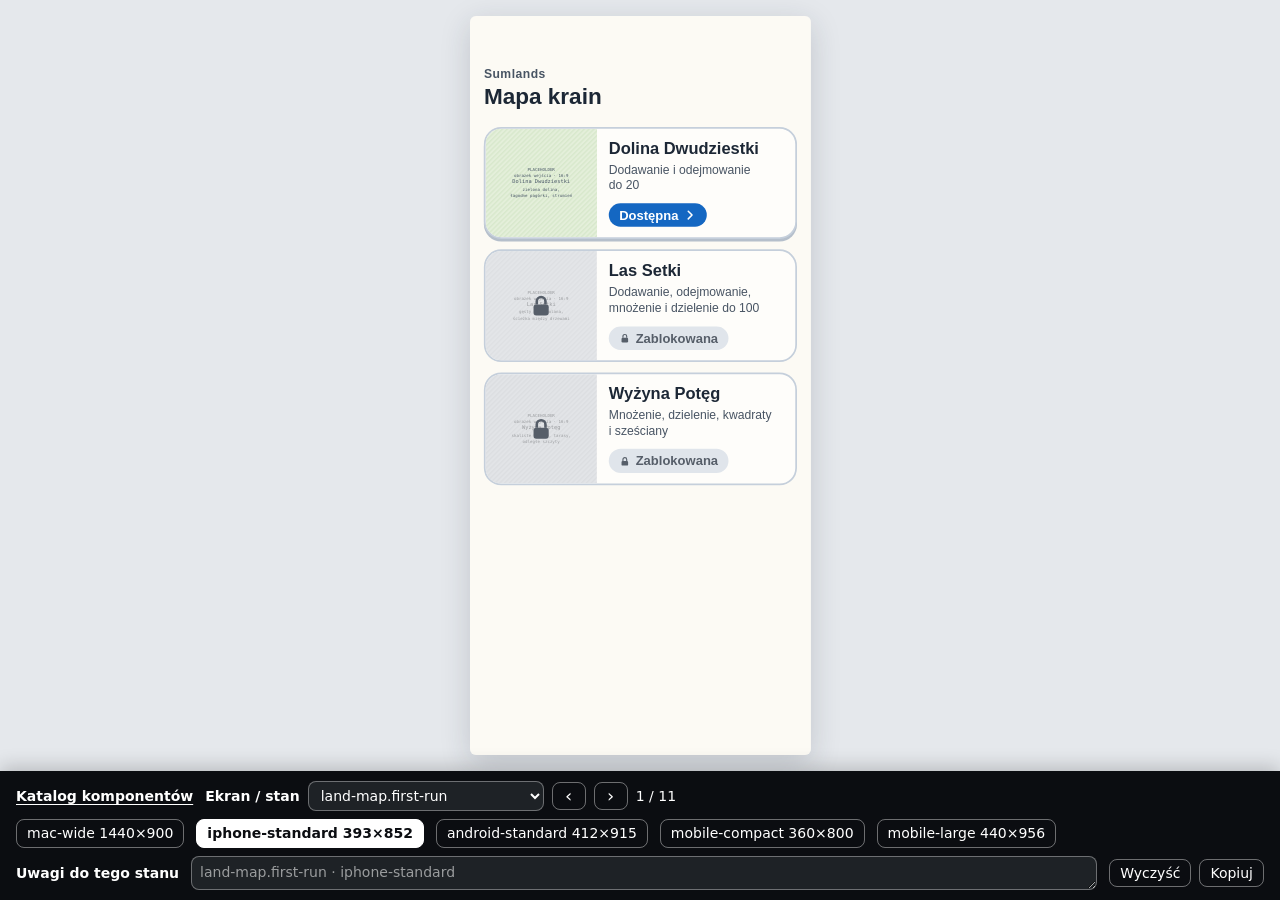
<file: sumlands/index.html>
<!doctype html>
<html lang="pl">
<head>
<meta charset="utf-8">
<meta name="viewport" content="width=device-width,initial-scale=1,viewport-fit=cover">
<title>Sumlands — prototyp r1</title>
<link rel="stylesheet" href="assets/sumlands.css">
<script src="assets/sumlands-ui.js"></script>
</head>
<body class="sl-page">
<div id="app"></div>
<script>
(async function () {
  'use strict';
  var h = SL.h, app = document.getElementById('app');
  /* Stany: ekran + opis sytuacji. Dane (krainy, poziom, listy działań, teksty) pochodzą z fixture. */
  var STATES = {
    'land-map.first-run':      { screen: 'screen.land-map', render: renderMap,   init: { lands: ['available', 'locked', 'locked'] } },
    'land-map.first-run.en':   { screen: 'screen.land-map', render: renderMap,   init: { lands: ['available', 'locked', 'locked'] } },
    'land-map.two-lands-open': { screen: 'screen.land-map', render: renderMap,   init: { lands: ['completed', 'available', 'locked'] } },
    'land-map.all-complete':   { screen: 'screen.land-map', render: renderMap,   init: { lands: ['completed', 'completed', 'completed'], comingSoon: true } },
    'land.valley-in-progress': { screen: 'screen.land',     render: renderLand,  init: { land: 'land.valley', levels: ['completed', 'completed', 'completed', 'available', 'locked', 'locked', 'locked', 'locked', 'locked', 'locked'] } },
    'level.start':             { screen: 'screen.level',    render: renderLevel, init: {} },
    'level.start.en':          { screen: 'screen.level',    render: renderLevel, init: {} },
    'level.drawing':           { screen: 'screen.level',    render: renderLevel, init: { path: [2, 3], tailTowards: 4 } },
    'level.miss':              { screen: 'screen.level',    render: renderLevel, init: { path: [2, 3], revealed: 'miss' } },
    'level.hit':               { screen: 'screen.level',    render: renderLevel, init: { hits: [11], lastSum: 11 } },
    'level.complete':          { screen: 'screen.level',    render: renderLevel, init: { hits: [11, 17, 14], lastSum: 14, complete: true } }
  };
  var ALLOWED = ['mode', 'state', 'target', 'capture_scenario'];
  var CAPTURE_SCENARIOS = {};

  function fail(msg) {
    document.body.className = 'sl-page';
    app.replaceChildren(h('div', { 'class': 'sl-error', role: 'alert', 'data-prototype-error': 'true' }, 'Błąd renderu prototypu: ' + msg));
    throw new Error(msg);
  }
  async function load(url) {
    var r = await fetch(url, { cache: 'no-store' });
    if (!r.ok) throw new Error(url + ' → HTTP ' + r.status);
    return r.json();
  }

  var q = new URLSearchParams(location.search);
  q.forEach(function (_, k) {
    if (ALLOWED.indexOf(k) < 0) fail('nieznany parametr „' + k + '”');
    if (q.getAll(k).length > 1) fail('parametr „' + k + '” podany więcej niż raz');
  });

  var manifest, fixtures;
  try { manifest = await load('prototype-manifest.json'); fixtures = await load('assets/fixtures.json'); }
  catch (e) { fail('nie można wczytać manifestu lub fixture (' + e.message + '). Uruchom paczkę przez lokalny serwer HTTP — zob. README.md'); }

  var noParams = Array.from(q.keys()).length === 0;
  var mode = noParams ? 'user_preview' : q.get('mode');
  if (mode !== 'capture' && mode !== 'user_preview') fail('nieznany lub brakujący tryb „' + mode + '”');
  var stateId = q.get('state'), targetId = q.get('target');
  if (mode === 'capture' && (!stateId || !targetId)) fail('mode=capture wymaga parametrów state i target');
  if (mode === 'user_preview') { stateId = stateId || manifest.states[0].state_id; targetId = targetId || 'iphone-standard'; }
  var st = manifest.states.filter(function (x) { return x.state_id === stateId; })[0];
  if (!st) fail('nieznany stan „' + stateId + '”');
  var tg = manifest.targets.filter(function (x) { return x.target_id === targetId; })[0];
  if (!tg) fail('nieznany target „' + targetId + '”');
  if (st.target_ids && st.target_ids.indexOf(targetId) < 0) fail('niedozwolona para stanu „' + stateId + '” i targetu „' + targetId + '”');
  var scenario = q.get('capture_scenario');
  if (scenario !== null) {
    if (mode !== 'capture') fail('capture_scenario jest dozwolony tylko w mode=capture');
    if (!CAPTURE_SCENARIOS[stateId] || CAPTURE_SCENARIOS[stateId].indexOf(scenario) < 0) fail('nieobsługiwany capture_scenario „' + scenario + '” dla stanu „' + stateId + '”');
  }
  var fx = fixtures.fixtures && fixtures.fixtures[st.fixture_id];
  if (!fx) fail('fixture „' + st.fixture_id + '” nie istnieje w assets/fixtures.json');
  var def = STATES[stateId];
  if (!def) fail('brak renderera stanu „' + stateId + '”');
  document.documentElement.lang = fx.locale;

  var wide = tg.width >= 1000;
  var surface = h('div', {
    'class': 'sl-surface ' + (wide ? 'sl-wide' : 'sl-phone'),
    'data-element-id': 'element.product-work-surface',
    'data-screen-id': def.screen,
    'data-state-id': stateId,
    'data-target-id': targetId,
    'data-fixture-id': st.fixture_id,
    style: { width: tg.width + 'px', height: tg.height + 'px' }
  });

  function urlFor(s, t) { var u = new URLSearchParams(); u.set('mode', 'user_preview'); u.set('state', s); u.set('target', t); return '?' + u.toString(); }
  var toast = null, toastTimer = null;
  function say(msg) {
    if (!toast) return;
    toast.textContent = msg; clearTimeout(toastTimer);
    toastTimer = setTimeout(function () { toast.textContent = ''; }, 3200);
  }
  /* Nawigacja klikalnego prototypu: w user_preview przechodzi do stanu z paczki; cel spoza paczki → komunikat. */
  var nav = {
    go: function (s, note) {
      if (mode !== 'user_preview') return;
      if (note) { try { sessionStorage.setItem('sumlands.prototype.toast', note); } catch (_) {} }
      location.search = urlFor(s, targetId);
    },
    outside: function (dest) { say('Akcja → ' + dest + ' (stan poza paczką r1)'); }
  };
  def.render(surface, { fx: fx, S: fx.strings, target: tg, wide: wide, init: def.init, nav: nav });

  if (mode === 'capture') {
    document.body.className = 'sl-capture';
    app.append(surface);
  } else {
    if (noParams || q.get('mode') !== 'user_preview' || !q.get('state') || !q.get('target')) history.replaceState(null, '', urlFor(stateId, targetId));
    var stage = h('div', { 'class': 'sl-stage' }, surface);
    var box = h('div', { 'class': 'sl-stage-box' }, stage);
    toast = h('div', { 'class': 'sl-toast', role: 'status', 'aria-live': 'polite', 'data-prototype-tool': 'preview-toast' });
    var screenOf = {}; Object.keys(STATES).forEach(function (k) { screenOf[k] = STATES[k].screen; });
    var bar = SL.previewToolbar({
      catalogHref: 'catalog.html?target=' + encodeURIComponent(targetId),
      states: manifest.states.map(function (s) { return { state_id: s.state_id, screen_id: screenOf[s.state_id] }; }),
      stateId: stateId, targetId: targetId, noteStateId: stateId, targets: manifest.targets,
      onState: function (s) { location.search = urlFor(s, targetId); },
      onTarget: function (t) { location.search = urlFor(stateId, t); }
    });
    var preview = h('div', { 'class': 'sl-preview' }, box);
    app.append(preview, toast, bar);
    var fit = function () {
      var bh = bar.offsetHeight;
      document.body.style.paddingBottom = bh + 'px';
      toast.style.bottom = (bh + 10) + 'px';
      var k = Math.min(1, (window.innerWidth - 32) / tg.width, (window.innerHeight - bh - 32) / tg.height);
      k = Math.max(k, 0.1);
      stage.style.transform = 'scale(' + k + ')';
      box.style.width = Math.round(tg.width * k) + 'px';
      box.style.height = Math.round(tg.height * k) + 'px';
    };
    fit(); window.addEventListener('resize', fit);
    if (window.ResizeObserver) new ResizeObserver(fit).observe(bar);
    try { var pending = sessionStorage.getItem('sumlands.prototype.toast'); if (pending) { sessionStorage.removeItem('sumlands.prototype.toast'); say(pending); } } catch (_) {}
  }

  await Promise.all(Array.from(surface.querySelectorAll('img')).map(function (i) { return i.decode().catch(function () {}); }));
  if (document.fonts && document.fonts.ready) await document.fonts.ready;
  surface.setAttribute('data-prototype-ready', 'true');

  /* screen.land-map */
  function renderMap(surface, ctx) {
    var S = ctx.S, init = ctx.init;
    var screen = h('div', { 'class': 'sl-screen' });
    screen.append(h('header', { 'class': 'sl-map-head' },
      h('span', { 'class': 'sl-app-name', 'data-element-id': 'element.land-map.app-name' }, S.app_name),
      h('h1', { 'class': 'sl-map-title', 'data-element-id': 'element.land-map.title' }, S.map_title)));
    if (init.comingSoon) {
      screen.append(h('section', { 'class': 'sl-notice', role: 'status', 'data-element-id': 'element.land-map.coming-soon' },
        h('span', { 'class': 'sl-notice-ic', 'aria-hidden': 'true' }, SL.icon('check', 22)),
        h('h2', {}, S.coming_soon)));
    }
    screen.append(h('ul', { 'class': 'sl-lands', 'data-element-id': 'element.land-map.lands' },
      ctx.fx.lands.map(function (land, i) {
        var v = init.lands[i], n = i + 1;
        var expected = v === 'locked' ? 'brak efektu (kraina zablokowana)' : 'navigate screen.land (' + land.land_id + ')';
        return h('li', {}, SL.landCard({
          land: land, variant: v, layout: ctx.wide ? 'column' : 'row', strings: S,
          elementId: 'element.land-map.land-' + n, interactionId: 'interaction.land-map.open-land-' + n, action: 'tap', expected: expected,
          onClick: function () {
            if (v === 'locked') return;
            if (land.land_id === 'land.valley') ctx.nav.go('land.valley-in-progress', v === 'completed' || stateId !== 'land-map.first-run' ? 'Pokazano land.valley-in-progress — jedyny stan screen.land w paczce r1' : null);
            else ctx.nav.outside('screen.land · ' + land.name);
          }
        }));
      })));
    surface.append(screen);
  }

  /* screen.land */
  function renderLand(surface, ctx) {
    var S = ctx.S, init = ctx.init;
    var land = ctx.fx.lands.filter(function (l) { return l.land_id === init.land; })[0];
    var screen = h('div', { 'class': 'sl-screen' });
    screen.append(h('header', { 'class': 'sl-land-head' },
      SL.backButton({ elementId: 'element.land.back', label: S.back_to_map, interactionId: 'interaction.land.back', action: 'tap', expected: 'navigate screen.land-map', onClick: function () { ctx.nav.go('land-map.first-run'); } }),
      h('div', { 'class': 'sl-land-titles' },
        h('h1', { 'class': 'sl-land-title', 'data-element-id': 'element.land.title' }, land.name),
        h('span', { 'class': 'sl-land-sub', 'data-element-id': 'element.land.topic' }, land.topic))));
    var hero = h('div', { 'class': 'sl-land-hero', 'data-element-id': 'element.land.image' }, h('img', { src: land.entry_image, alt: '', draggable: 'false' }));
    var levels = h('div', {},
      h('h2', { 'class': 'sl-levels-label', id: 'sl-levels-label' }, S.levels_label),
      h('ul', { 'class': 'sl-levels', 'data-element-id': 'element.land.levels', 'aria-labelledby': 'sl-levels-label' },
        init.levels.map(function (v, i) {
          var n = i + 1;
          var expected = v === 'locked' ? 'brak efektu (poziom zablokowany)' : 'navigate screen.level (' + land.land_id + ', poziom ' + n + ')' + (v === 'completed' ? ', gra od początku' : '');
          return h('li', {}, SL.levelButton({
            n: n, variant: v, wide: ctx.wide, strings: S,
            elementId: 'element.land.level-' + n, interactionId: 'interaction.land.open-level-' + n, action: 'tap', expected: expected,
            onClick: function () {
              if (v === 'locked') return;
              if (n === ctx.fx.level.level_number) ctx.nav.go('level.start');
              else ctx.nav.outside('screen.level · ' + SL.fmt(S.level_label, { n: n }));
            }
          }));
        })));
    if (ctx.wide) screen.append(h('div', { 'class': 'sl-land-main' }, hero, levels));
    else screen.append(hero, levels);
    surface.append(screen);
  }

  /* screen.level */
  function renderLevel(surface, ctx) {
    var fx = ctx.fx, S = ctx.S, lv = fx.level, target = ctx.target, init = ctx.init, wide = ctx.wide;
    var land = fx.lands.filter(function (l) { return l.land_id === lv.land_id; })[0];
    surface.append(h('img', { 'class': 'sl-bg', src: land.level_bg, alt: '', 'aria-hidden': 'true', draggable: 'false', 'data-element-id': 'element.level.background' }));

    var hits = init.hits || [];
    var remaining = lv.targets.filter(function (v) { return hits.indexOf(v) < 0; });
    var targetEls = lv.targets.map(function (v, i) { return SL.target({ value: v, variant: hits.indexOf(v) >= 0 ? 'hit' : 'to-hit', elementId: 'element.level.target-' + (i + 1), strings: S }); });
    var targetsList = h('ul', { 'class': 'sl-targets', 'data-element-id': 'element.level.targets', 'aria-label': S.targets_label }, targetEls);
    var size = wide ? 460 : Math.min(target.width - 40, 344);
    var ops = SL.rules.wheelFor(lv, remaining.length ? remaining : [init.lastSum]);
    var initResult = { variant: 'pending', sum: null };
    var wheelInit = {};
    if (init.path) {
      wheelInit.path = init.path.slice();
      if (init.revealed) {
        wheelInit.revealed = init.revealed;
        var ev = SL.rules.evaluate(ops, init.path, remaining);
        initResult = { variant: ev.kind, sum: ev.sum };
      } else if (init.tailTowards !== undefined) {
        var g = SL.geom(size), a = g.centers[init.path[init.path.length - 1]], b = g.centers[init.tailTowards];
        wheelInit.tail = { x: a.x + (b.x - a.x) * 0.55, y: a.y + (b.y - a.y) * 0.55 + 6 };
      }
    } else if (init.lastSum) initResult = { variant: 'hit', sum: init.lastSum };
    if (init.complete) wheelInit.inactive = true;
    var result = SL.pathResult({ elementId: 'element.level.path-result', variant: initResult.variant, sum: initResult.sum, strings: S });

    var wheel = SL.createWheel({
      ops: ops, size: size, loc: fx.locale, strings: S, interactive: true, initial: wheelInit,
      elementId: 'element.level.wheel', elementPrefix: 'element.level.',
      interactionId: 'interaction.level.draw-path', action: 'draw-path',
      expected: 'dotknięcie płytki zaczyna ścieżkę (płytka: in-path, wynik: pending); wejście w 70% promienia innej płytki dodaje ją; powrót na poprzednią płytkę usuwa ostatnią; wyjście poza koło z przyciśnięciem nie przerywa; wyjście kursora poza okno anuluje bez oceny; puszczenie: ≥2 płytki → wyniki płytek i suma (hit: liczba celu zbita, po 0,9 s nowa lista 7 działań; miss: ta sama lista), 1 płytka → too-short',
      onStart: function () { SL.setResult(result, 'pending', null, S); },
      onRelease: function (path) {
        if (!path.length) return;
        var r = SL.rules.evaluate(ops, path, remaining);
        if (r.kind === 'too-short') { wheel.set({ path: [], revealed: false }); SL.setResult(result, 'too-short', null, S); return; }
        wheel.set({ revealed: r.kind });
        SL.setResult(result, r.kind, r.sum, S);
        if (r.kind !== 'hit') return;
        for (var i = 0; i < targetEls.length; i++) {
          if (lv.targets[i] === r.sum && targetEls[i].getAttribute('data-variant') === 'to-hit') { SL.setTarget(targetEls[i], 'hit', r.sum, S); break; }
        }
        remaining.splice(remaining.indexOf(r.sum), 1);
        wheel.set({ inactive: true });
        setTimeout(function () {
          if (!remaining.length) { wheel.set({ path: [], revealed: false }); showComplete(); return; }
          ops = SL.rules.wheelFor(lv, remaining);
          wheel.swap(ops, 300, function () { wheel.set({ inactive: false }); });
        }, 900);
      }
    });

    var header = h('header', { 'class': 'sl-level-header' },
      SL.backButton({ elementId: 'element.level.back', label: S.back_to_land, interactionId: 'interaction.level.back', action: 'tap', expected: 'navigate screen.land (' + land.land_id + ') bez potwierdzenia; poziom przy powrocie zaczyna się od nowa', onClick: function () { ctx.nav.go('land.valley-in-progress'); } }),
      h('div', { 'class': 'sl-level-title', 'data-element-id': 'element.level.title' },
        h('span', { 'class': 'sl-level-land' }, land.name),
        h('h1', { 'class': 'sl-level-name' }, SL.fmt(S.level_label, { n: lv.level_number }))));
    var wheelWrap = h('div', { 'class': 'sl-wheel-wrap' }, wheel.el);
    var content = h('div', { 'class': 'sl-level' });
    if (wide) content.append(header, h('div', { 'class': 'sl-level-main' }, h('div', { 'class': 'sl-left' }, targetsList, result), wheelWrap));
    else content.append(header, targetsList, h('div', { 'class': 'sl-spacer' }), result, wheelWrap);
    surface.append(content);
    if (init.complete) showComplete(true);

    function showComplete(isStatic) {
      var next = lv.level_number + 1;
      surface.append(h('div', { 'class': 'sl-complete', 'data-element-id': 'element.level.complete', role: 'dialog', 'aria-modal': 'true', 'aria-labelledby': 'sl-complete-title' },
        h('div', { 'class': 'sl-complete-card' },
          h('h2', { id: 'sl-complete-title' }, S.level_complete),
          SL.primaryButton({ elementId: 'element.level.next', label: S.next_level, interactionId: 'interaction.level.next', action: 'tap', expected: 'navigate screen.level (' + land.land_id + ', poziom ' + next + ')', onClick: function () { ctx.nav.outside('screen.level · ' + SL.fmt(S.level_label, { n: next })); } }))));
      if (!isStatic) { var b = surface.querySelector('[data-element-id="element.level.next"]'); if (b) b.focus({ preventScroll: true }); }
    }
  }
})();
</script>
</body>
</html>
</file>
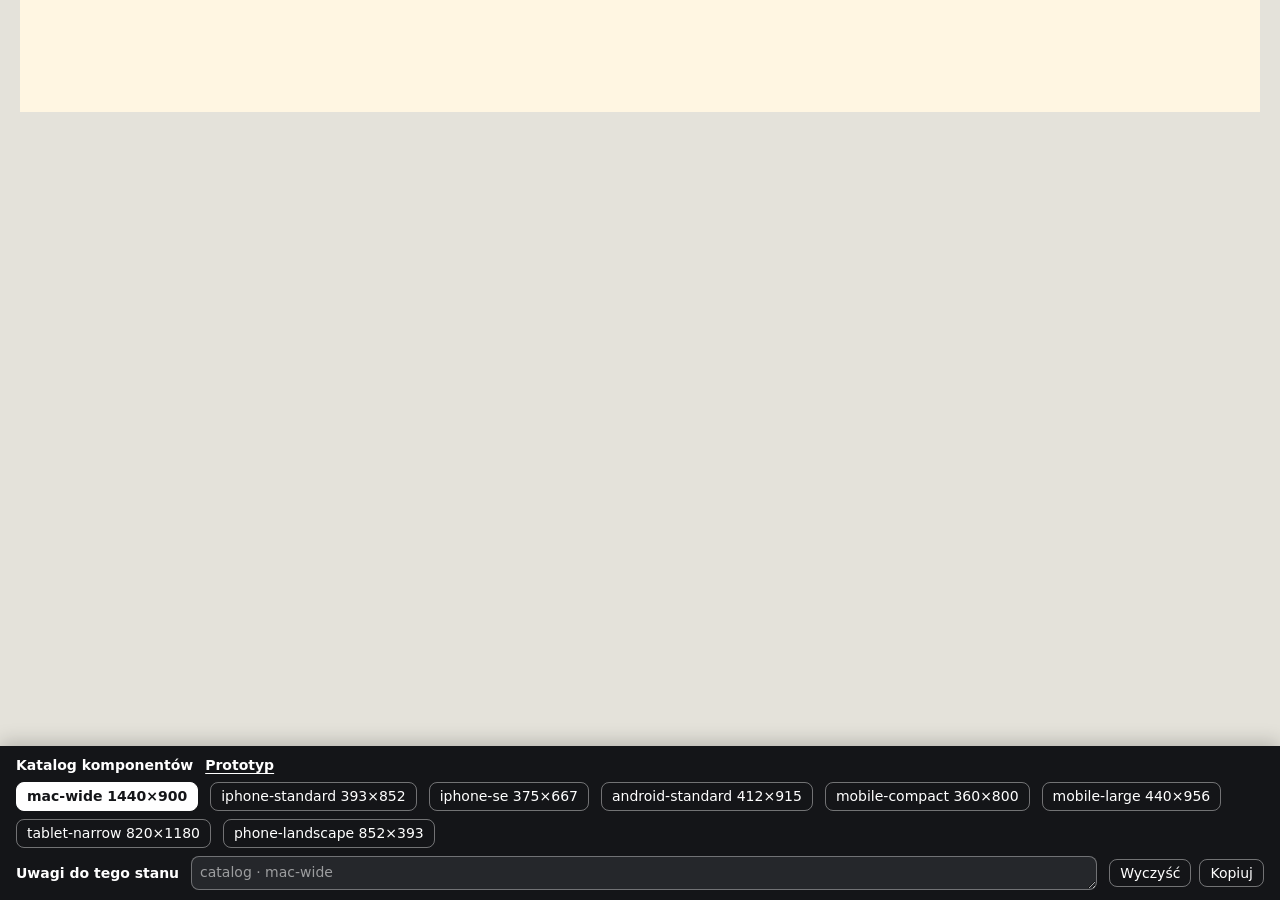
<file: bloomgrid/catalog.html>
<!doctype html>
<html lang="pl">
<head>
<meta charset="utf-8">
<meta name="viewport" content="width=device-width,initial-scale=1">
<meta name="color-scheme" content="light">
<title>Bloomgrid — katalog komponentów r7.3</title>
<link rel="stylesheet" href="assets/bloomgrid.css">
<script src="assets/bloomgrid-rules.js"></script>
<script src="assets/bloomgrid-ui.js"></script>
<style>
body.cat-body{margin:0;background:#E4E2DA;font-family:var(--font);color:var(--ink)}
.bg-cat{max-width:1240px;margin:0 auto;padding:32px 24px 80px;background:var(--paper)}
.bg-cat.is-framed{box-shadow:0 0 0 1px var(--line),0 8px 30px rgba(40,34,20,.12)}
.bg-cat.is-narrow{padding:24px 8px 48px}
.bg-cat.is-narrow .cat-grid{grid-template-columns:minmax(0,1fr)}
.bg-cat.is-narrow .cat-spm-box{padding:14px 16px}
.cat-head{display:flex;flex-wrap:wrap;align-items:flex-end;justify-content:space-between;gap:16px;padding-bottom:20px;border-bottom:2px solid var(--line)}
.cat-head h1{margin:0;font-size:30px;line-height:1.15}
.cat-head p{margin:6px 0 0;color:var(--ink-2);font-size:15px;max-width:66ch;text-wrap:pretty}
.cat-tools{display:flex;gap:6px;align-items:center;font-size:14px}
.cat-tools button{font:inherit;font-weight:700;padding:6px 14px;border-radius:999px;border:2px solid var(--line);background:var(--card);color:var(--ink);cursor:pointer}
.cat-tools button[aria-pressed=true]{background:var(--ink);border-color:var(--ink);color:#fff}
.cat-toc{display:flex;flex-wrap:wrap;gap:6px 14px;margin:16px 0 8px;font:13px var(--mono)}
.cat-toc a{color:var(--green-d)}
.cat-sec{padding:36px 0;border-bottom:1px solid var(--line);scroll-margin-top:12px}
.cat-sec > h2{margin:0;font:700 13px var(--mono);color:var(--green);letter-spacing:.02em}
.cat-sec > h3{margin:4px 0 6px;font-size:24px;line-height:1.2}
.cat-sem{margin:0 0 20px;color:var(--ink-2);font-size:16px;max-width:72ch;text-wrap:pretty}
.cat-grid{display:grid;grid-template-columns:minmax(0,5fr) minmax(0,7fr);gap:28px;align-items:start}
@media (max-width:900px){.cat-grid{grid-template-columns:minmax(0,1fr)}}
.cat-spec{margin:0;display:grid;gap:14px;font-size:14.5px;line-height:1.45}
.cat-spec dt{font:700 11px var(--mono);text-transform:uppercase;letter-spacing:.06em;color:var(--ink-2)}
.cat-spec dd{margin:2px 0 0;text-wrap:pretty}
.cat-spec code,.cat-sem code,.cat-table code{font:12.5px var(--mono);background:#F0EBDC;padding:1px 5px;border-radius:4px;overflow-wrap:anywhere}
.cat-spec ul{margin:2px 0 0;padding-left:18px}
.cat-specimens{display:flex;flex-wrap:wrap;gap:18px;min-width:0}
.cat-spm{display:flex;flex-direction:column;gap:8px;min-width:0;max-width:100%}
.cat-spm-box{position:relative;max-width:100%;min-width:0;overflow-x:auto;display:flex;align-items:center;justify-content:center;padding:22px;border-radius:14px;background:linear-gradient(180deg,#F3EAD3,#E2D6B8);min-height:96px}
.cat-spm-label{font:11.5px var(--mono);color:var(--ink-2);display:flex;gap:6px;flex-wrap:wrap;align-items:baseline}
.cat-spm-label b{font-weight:700;color:var(--ink);background:var(--card);border:1px solid var(--line);padding:1px 6px;border-radius:5px}
.cat-wide{flex-basis:100%;width:100%}.cat-wide .cat-spm-box{width:100%}
.cat-table{width:100%;border-collapse:collapse;font-size:13.5px;line-height:1.4}
.cat-table th,.cat-table td{border-bottom:1px solid var(--line);padding:6px 8px;text-align:left;vertical-align:top}
.cat-table th{font:700 11px var(--mono);text-transform:uppercase;letter-spacing:.05em;color:var(--ink-2)}
.cat-table-wrap{overflow-x:auto;max-width:100%}
.cat-swatch{display:flex;flex-direction:column;align-items:center;gap:6px;font-size:13px;text-align:center}
.cat-swatch-cell{--cell:56px}
.cat-cellrow{display:flex;gap:8px;flex-wrap:wrap;justify-content:center}
.cat-shapes{display:grid;grid-template-columns:repeat(auto-fill,minmax(78px,1fr));gap:10px;width:100%}
.cat-shape{display:flex;flex-direction:column;align-items:center;justify-content:center;gap:6px;min-height:92px;padding:8px 4px;border-radius:12px;background:rgba(255,255,255,.6);font:10.5px var(--mono);color:var(--ink-2)}
.cat-dragbox{position:relative}
.cat-finger{position:absolute;width:44px;height:44px;border-radius:50%;background:rgba(34,48,30,.18);border:2px solid rgba(34,48,30,.45);transform:translate(-50%,-50%);pointer-events:none}
.cat-finger-label{position:absolute;transform:translate(-100%,0);font:11px var(--mono);color:var(--ink-2);white-space:nowrap}
.cat-demo{position:relative;display:flex;flex-direction:column;align-items:center;gap:6px;padding:16px;border-radius:18px;background:linear-gradient(180deg,#F3EAD3,#E2D6B8)}
.cat-demo .bg-strip{width:var(--board-w)}
.cat-demo .bg-tray{width:min(100%,var(--tray-w))}
.cat-stack{display:flex;flex-direction:column;gap:12px;width:min(100%,361px)}
.cat-replay{margin-top:18px;font:700 13px var(--font);padding:6px 12px;border-radius:999px;border:1.5px solid var(--line);background:#fff;color:var(--ink);cursor:pointer}
.cat-replay:focus-visible{outline:3px solid var(--focus);outline-offset:2px}
.cat-strip{display:flex;align-items:center;justify-content:space-between;gap:8px;min-height:44px;width:100%}
.cat-cardbox{position:relative;width:100%;display:flex;justify-content:center}
.cat-note{font-size:13.5px;color:var(--ink-2);margin:8px 0 0}
.cat-spec{grid-template-columns:minmax(0,1fr)}
.cat-mc{display:grid;grid-template-columns:minmax(0,361px) minmax(0,380px);gap:24px 40px;align-items:start;justify-content:start}
.bg-cat.is-narrow .cat-mc{grid-template-columns:minmax(0,1fr)}
.cat-mc-col{display:flex;flex-direction:column;gap:14px;min-width:0}
.cat-mc-title{font:700 12px var(--mono);color:var(--ink-2)}
.cat-mc-row{display:flex;flex-direction:column;gap:6px;padding:14px;border-radius:14px;background:linear-gradient(180deg,#F3EAD3,#E2D6B8);min-width:0}
.cat-mc-label{font:11.5px var(--mono);color:var(--ink-2)}
.cat-mc-box{display:flex;justify-content:center;width:100%}
.cat-mc-box .bg-mcard{max-width:100%}
.cat-mc-play{margin-left:6px;font:700 11px var(--mono);padding:1px 8px;border-radius:999px;border:1.5px solid var(--line);background:var(--card);color:var(--ink);cursor:pointer}
.cat-mc-box .bg-mcard{position:relative}
.cat-spm-box .bg-mcard{max-width:100%}
.cat-spm-box .bg-mcard .bg-praise{white-space:normal}
</style>
</head>
<body class="cat-body">
<div class="bg-cat" id="cat"></div>
<script>
(async function () {
  'use strict';
  var h = BG.h, root = document.getElementById('cat');
  var fixtures, manifest;
  try { fixtures = await (await fetch('assets/fixtures.json', { cache: 'no-store' })).json(); manifest = await (await fetch('prototype-manifest.json', { cache: 'no-store' })).json(); }
  catch (e) { root.append(h('div', { 'class': 'bg-error', role: 'alert' }, 'Nie można wczytać assets/fixtures.json lub prototype-manifest.json — uruchom przez lokalny serwer HTTP (README.md).')); return; }
  var lang = 'default';
  var cq = new URLSearchParams(location.search);
  var ctg = manifest.targets.filter(function (t) { return t.target_id === cq.get('target'); })[0] || manifest.targets.filter(function (t) { return t.target_id === 'mac-wide'; })[0];
  var cUrl = function (t) { var u = new URLSearchParams(); u.set('target', t); return '?' + u.toString(); };
  if (cq.get('target') !== ctg.target_id) history.replaceState(null, '', cUrl(ctg.target_id));
  root.style.maxWidth = Math.min(1240, ctg.width) + 'px';
  if (ctg.width < 1240) root.classList.add('is-framed');
  if (ctg.width < 900) root.classList.add('is-narrow');
  var cbar = BG.previewToolbar({
    catalogHref: cUrl(ctg.target_id), catalogCurrent: true,
    backHref: 'index.html?mode=user_preview&state=' + encodeURIComponent(manifest.states[0].state_id) + '&target=' + encodeURIComponent(ctg.target_id),
    targetId: ctg.target_id, noteStateId: 'catalog', targets: manifest.targets,
    onTarget: function (t) { location.search = cUrl(t); }
  });
  document.body.append(cbar);
  var cfit = function () { document.body.style.paddingBottom = cbar.offsetHeight + 'px'; };
  cfit(); window.addEventListener('resize', cfit);
  if (window.ResizeObserver) new ResizeObserver(cfit).observe(cbar);
  await BG.preload();

  function spm(label, note, node, opts) {
    opts = opts || {};
    return h('div', { 'class': 'cat-spm' + (opts.wide ? ' cat-wide' : ''), 'data-catalog-variant': label },
      h('div', { 'class': 'cat-spm-box', style: opts.boxStyle || null }, node),
      h('div', { 'class': 'cat-spm-label' }, h('b', {}, label), note || null));
  }
  /* r5: przycisk „Odtwórz” przy animacji — narzędzie katalogu (data-prototype-tool), nie UI produktu. */
  function replayBtn(fn, label) {
    return h('button', { type: 'button', 'class': 'cat-replay', 'data-prototype-tool': 'catalog-replay', onclick: fn }, '▶ ' + (label || 'Odtwórz'));
  }
  function spec(rows) { return h('dl', { 'class': 'cat-spec' }, rows.map(function (r) { return [h('dt', { html: r[0] }), h('dd', { html: r[1] })]; })); }
  function table(head, rows) {
    return '<div class="cat-table-wrap"><table class="cat-table"><thead><tr>' + head.map(function (c) { return '<th>' + c + '</th>'; }).join('') + '</tr></thead><tbody>' +
      rows.map(function (r) { return '<tr>' + r.map(function (c) { return '<td>' + c + '</td>'; }).join('') + '</tr>'; }).join('') + '</tbody></table></div>';
  }
  function section(id, title, sem, specRows, specimens) {
    return h('section', { 'class': 'cat-sec', id: id, 'data-catalog-component': id },
      h('h2', {}, id), h('h3', {}, title), h('p', { 'class': 'cat-sem', html: sem }),
      h('div', { 'class': 'cat-grid' }, spec(specRows), h('div', { 'class': 'cat-specimens' }, specimens)));
  }
  function geoCell(cell) { var gap = 3, pad = 6; return { cell: cell, gap: gap, pad: pad, boardW: 8 * cell + 9 * gap + 2 * pad }; }
  function cellBox(o, size) { var w = h('div', { style: { '--cell': (size || 52) + 'px', position: 'relative' } }, BG.cell(o)); return w; }
  var narrow = ctg.width < 900;
  var specCell = narrow ? 26 : 30;

  function render() {
    var fx = fixtures.fixtures[lang], S = fx.strings, loc = fx.locale, C = fx.catalog;
    document.documentElement.lang = loc;
    root.replaceChildren();
    root.append(h('header', { 'class': 'cat-head' },
      h('div', {}, h('h1', {}, 'Bloomgrid — katalog komponentów'),
        h('p', {}, 'Rewizja r7.4 (Q394–Q402): punktacja i poziomy jak w aplikacji od 2026-11-20 — X = 80, położenie bez linii 0 punktów, k linii naraz X·3^(k−1), linia jednego koloru +9X (720), Pełne podlanie +6X (480), Pusta grządka max(12X, 6X × poziom) albo 25X w wyzwaniu dnia, poziom = 1 + ⌊wynik / 800⌋; wyniki stanów z danych aplikacji; usunięty stan game.level-up-no-clear; wygląd bez zmian. ' +
          'Rewizja r7.3 (Q339–Q362): Podlewanie to kropelki za zbicie kilku linii naraz (3 kropelki = „Pełne podlanie!” i +480 od r7.4); komunikaty ruchu w kolejce, jedna karta naraz (punkty → kropelki albo Pełne podlanie → rekord → poziom); korekta Q366: osiem kart z własną ilustracją, kolorem, animacją, dźwiękiem i czasem 2–3,4 s, bez efektów poza kartą; drabina pochwał z liczby linii naraz. Wcześniej w r7.3 (Q339–Q354): jeden sposób komunikatów chwilowych — karta ruchu (component.move-card: pochwała, punkty z pełnym rozbiciem, nowy poziom, nowy rekord) zamiast osobnej pochwały nad planszą, dopisków punktów i plakietki awansu na wyniku; święto pełnego podlania (component.full-watering) przy Podlewaniu ×6; większa roślina Podlewania i większe odstępy wynik–Podlewanie–karta; „+500” zamiast „×2” na linii jednego koloru. ' +
          'Rewizja r7 (Q232–Q234): przełączniki „Muzyka” i „Efekty”; na telefonach etykieta poziomu w wierszu pod nagłówkiem; drabina czterech pochwał według siły ruchu; Podlewanie (roślina i krople) zamiast „Seria ×c”; Kolorowa rabata; święto Pustej grządki +2500 (sekcje component.sound-toggle, component.combo-badge, foundation.motion z „Odtwórz”). Z r6 (Q147–Q153, Q175, Q176, Q184, Q185): poziomy gry klasycznej — krąg sześciu motywów tła, etykieta poziomu w nagłówku, plakietka awansu i przenikanie tła, poziom w panelu końca; bez stuknij-stuknij (Q185); przycisk „' + S.to_home + '” w panelu końca (Q184); stany po ruchu bez ramki czyszczenia; deszcz płatków przez całą wysokość karty. Z r5 (Q128–Q143, Q162): krok końca gry z komunikatem i oznaczeniem trójki, panel końca z powodem i różnicą do rekordu, przełącznik dźwięku, animacje z przyciskami „Odtwórz” (foundation.motion). Z r4 (Q111–Q114): tekst wyśrodkowany w poziomie wszędzie; na mac-wide wspólna siatka (przycisk domu i rekord na krawędziach planszy i tacki, wynik, seria i punkty na osi środkowego slotu), większy przycisk domu i rekord; sloty tacki bez szwów. Z r3: nowy wygląd z grafik rastrowych (Q96, Q102–Q106) — kafle z kwiatami, drewniana skrzynia planszy, przyciski i panele z obrazów, trzy ilustrowane tła sceny. Zachowanie, układ, stany, komponenty i publiczne ID bez zmian względem r2. Każdy komponent pokazuje przeznaczenie, warianty, konfiguracje, stany interakcji, rolę i nazwę dostępną, kontrakt akcji (action → expected_effect) w każdym kontekście oraz różnice responsywne. Okazy renderuje ten sam runtime co index.html (assets/bloomgrid-ui.js, reguły w assets/bloomgrid-rules.js). Teksty z fixture „' + lang + '”.')),
      h('div', { 'class': 'cat-tools', 'data-prototype-tool': 'catalog-fixture' }, 'fixture:',
        ['default', 'english'].map(function (f) { return h('button', { type: 'button', 'aria-pressed': f === lang ? 'true' : 'false', onclick: function () { lang = f; render(); } }, f); }))));
    var ids = ['komunikaty', 'foundation.palette', 'component.board-cell', 'component.board', 'component.piece', 'component.piece-tray', 'component.score-display', 'component.combo-badge', 'component.move-card', 'component.move-points', 'component.mode-label', 'component.level-label', 'component.icon-button', 'component.menu-button', 'component.button', 'component.wordmark', 'component.dialog', 'component.game-over-panel', 'component.alert', 'component.sound-toggle', 'component.no-moves-step', 'foundation.motion', 'responsive', 'states-plan'];
    root.append(h('nav', { 'class': 'cat-toc' }, ids.map(function (i) { return h('a', { href: '#' + i }, i); })));

    /* r7.3 (Q366–Q368): Komunikaty chwilowe — osiem treści jednej karty (component.move-card) w dwóch rozmiarach, obok siebie,
       bez reszty ekranu. Do pokazania Tomaszowi; capture: data-element-id="specimen.move-cards", karty specimen.move-card.<nr>-<rozmiar>. */
    (function () {
      var Pk = function (place, k, mono, empty) { var lines = BGRules.X * Math.pow(3, k - 1); return { place: 0, cleared: k, lines: lines, full: 0, mono: mono || 0, empty: empty || 0, total: lines + (mono || 0) + (empty || 0) }; };
      var items = [
        /* r7.4 (Q394–Q402): liczby z reguł punktacji (X = 80; linie X·3^(k−1), Kolorowa rabata +9X, Pusta grządka max(12X, 6X × poziom), rekord wielokrotnością X); wygląd kart bez zmian. */
        ['1', 'punkty', { points: Pk(0, 1) }],
        ['2', 'punkty z pochwałą', { praise: 'wonderful', points: Pk(3, 3) }],
        ['3', 'Kolorowa rabata', { praise: 'flowerbed', points: Pk(0, 1, 720) }],
        ['4', 'Pusta grządka', { points: Pk(0, 2, 0, 960) }],
        ['5', 'kropelki', { step: 'drops', gain: 2 }],
        ['6', 'Pełne podlanie', { step: 'full', count: 1 }],
        ['7', 'nowy rekord', { step: 'record', score: 18480 }],
        ['8', 'nowy poziom', { step: 'level', level: { n: 4, motif: 'hedge' } }]];
      /* Korekta Q366 (zaakceptowana: „ładne, niech będą i użyjmy w grze”): karty z runtime gry (BG.moveCard) — ten sam wygląd co w stanach gry.
         Domyślnie klatka szczytowa (do zrzutu); „▶” odtwarza wejście i efekt karty (klasa is-play przez data-duration-ms). */
      var card = function (it, size) {
        var nr = it[0], o = it[2], id = 'specimen.move-card.' + nr + '-' + size;
        return BG.moveCard({ S: S, loc: loc, step: o.step || 'points', praise: o.praise || null, points: o.points, gain: o.gain, dropsAfter: o.dropsAfter, count: o.count, score: o.score, level: o.level,
          ids: { card: id, praise: id + '.head', points: id + '.num', drops: id + '.head', full: id + '.head', level: id + '.head', record: id + '.head' } });
      };
      var play = function (el) { el.classList.remove('is-play'); void el.offsetWidth; el.classList.add('is-play'); clearTimeout(el._t); el._t = setTimeout(function () { el.classList.remove('is-play'); }, +el.getAttribute('data-duration-ms')); };
      var col = function (size) {
        var wide = size === 'mac-wide';
        return h('div', { 'class': 'cat-mc-col ' + (wide ? 'bg-wide' : 'bg-phone') },
          h('div', { 'class': 'cat-mc-title' }, wide ? 'mac-wide (gniazdo 380 px)' : 'telefon (do 361 px)'),
          items.map(function (it) {
            var el = card(it, size);
            return h('div', { 'class': 'cat-mc-row' },
              h('span', { 'class': 'cat-mc-label' }, it[0] + ' · ' + it[1] + ' · ' + el.getAttribute('data-sound') + ' · ' + (+el.getAttribute('data-duration-ms') / 1000).toLocaleString('pl-PL') + ' s ',
                h('button', { type: 'button', 'class': 'cat-mc-play', 'data-prototype-tool': 'catalog-replay', 'aria-label': 'Odtwórz kartę ' + it[0], onclick: function () { play(el); } }, '▶')),
              h('div', { 'class': 'cat-mc-box', style: { maxWidth: (wide ? 380 : 361) + 'px' } }, el));
          }));
      };
      var cols = h('div', { 'class': 'cat-mc', 'data-element-id': 'specimen.move-cards' }, col('phone'), col('mac-wide'));
      root.append(h('section', { 'class': 'cat-sec', id: 'komunikaty', 'data-catalog-component': 'komunikaty' },
        h('h2', {}, 'komunikaty'), h('h3', {}, 'Komunikaty chwilowe — osiem kart (r7.3, korekta Q366)'),
        h('p', { 'class': 'cat-sem', html: 'Zaakceptowane przez Tomasza („ładne, niech będą i użyjmy w grze”) i użyte w stanach gry — te same karty rysuje runtime gry (<a href="#component.move-card">component.move-card</a>). Wspólne: jedno miejsce nad planszą (mac-wide: gniazdo w kolumnie), jedna karta naraz w kolejce, czas na przeczytanie, ta sama ramka (kremowa karta, obrys 2 px, cień) i te same fonty i rozmiary (nagłówek 22 / 26 px, liczba 32 / 42 px, podpis 13 / 15 px). Własne: ilustracja obok tekstu, kolor, animacja wejścia i efekt, dźwięk z R-6.1. Karty 1–4 to warianty karty punktów ruchu — ruch pokazuje dokładnie jedną (R-2.9: Pusta grządka, Kolorowa rabata, pochwała z liczby linii, zwykłe punkty). Ilustracje to własne SVG i istniejące obrazy (kafle, płatki, rośliny, tła), bez nowych wywołań generatora. Domyślnie stała klatka szczytowa; „▶” odtwarza kartę. W etykiecie: dźwięk i czas karty.' }),
        h('div', { 'class': 'cat-tools', 'data-prototype-tool': 'catalog-replay-all', style: { margin: '0 0 14px' } }, h('button', { type: 'button', onclick: function () { [].forEach.call(cols.querySelectorAll('.bg-mcard'), play); } }, '▶ Odtwórz wszystkie')),
        cols));
    })();

    /* Podstawy: kolory i symbole */
    var colorRows = [['poppy', 'mak — 4 szerokie okrągłe płatki, ciemny środek', '#D44624', '3,84', '#D91D08', 'tile-poppy'], ['sun', 'słonecznik — wieniec wąskich płatków, duży brązowy środek', '#F4BB3D', '9,81', '#D89F2E', 'tile-sun'], ['leaf', 'koniczyna — 4 liście w kształcie serca', '#22A663', '5,47', '#0DA86F', 'tile-leaf'], ['drop', 'chaber — kolczasta gwiazda płatków', '#3C74C3', '3,65', '#4770C4', 'tile-drop'], ['berry', 'kwiat wiśni — kwiaty o 5 płatkach z wcięciem', '#E1339C', '4,21', '#B743A7', 'tile-berry']];
    root.append(section('foundation.palette', 'Kafle z kwiatami, tła sceny i oprawa',
      'Pięć kolorów klocków (R-1.3), każdy z własnym kwiatem na każdym polu, na planszy i w trójce (R-1.9, Q27, Q103). Kwiat, a nie barwa, jest pierwszym rozróżnieniem: kolory dają się odróżnić bez widzenia barw (WCAG 1.4.1); para mak–kwiat wiśni różni się sylwetką (4 okrągłe płatki z ciemnym środkiem kontra gromada kwiatów o 5 płatkach z wcięciem). Klucze kolorów w kodzie i DOM (<code>data-color</code>) bez zmian. Jeden jasny wygląd niezależnie od trybu ciemnego systemu (Q32, Q101).',
      [['Kolory i kwiaty (Q103)', table(['klucz', 'kwiat', 'lico : puste'], colorRows.map(function (r) { return ['<code>' + r[0] + '</code>', r[1], '<code>' + r[2] + '</code> ' + r[3] + ':1']; })) + '<p>Obrazy: <code>assets/img/tile-&lt;klucz&gt;.webp</code>, mały kafel <code>tile-&lt;klucz&gt;-s.webp</code>. Lico = mediana obrazu poza kwiatem.</p>'],
       ['Kontrola dostępności (Q99, Q102)', 'Puste pole: obraz wgłębienia w ziemi przyciemniony do 62% (mediana <code>#2F140B</code>); lico każdego kafla ma z nim ≥ 3:1 (najmniej chaber 3,65). Symulacja Machado 2009 (pełne nasilenie), najmniejsza różnica par ΔE76 lica: protanopia 14,4 (chaber–wiśnia), deuteranopia 30,0, tritanopia 17,6 (mak–wiśnia); kwiatów: 18,2 / 17,7 / 25,6. Mak–kwiat wiśni: lico 71,2 / 62,2 / 17,6, kwiat 49,2 / 41,2 / 59,1. Kontur kwiatu na najjaśniejszym połysku ≥ 3,7:1. Kafel koniczyny ma przesunięty odcień (szmaragd zamiast limonki), bo limonka zlewała się ze słonecznikiem przy protanopii (ΔE 8,8).'],
       ['Mały rozmiar (Q102)', 'W trójce (pole 15–20 px) kafel uproszczony: jeden duży kwiat z grubym konturem, bez drobnych płatków i iskier (<code>assets/img/tile-*-s.webp</code>). Plansza (pole ≥ 36 px) i przeciągany klocek używają pełnego kafla.'],
       ['Tła sceny (Q98, Q104)', 'Trzy ilustracje: <code>blossom-wall</code> (mur z kwitnącą wiśnią), <code>garden-dusk</code> (ogród o zmierzchu z latarniami), <code>hedge</code> (żywopłot z różami). Ekran startowy: zawsze <code>blossom-wall</code>. Gra klasyczna: tło losowane przy każdej nowej grze (w prototypie wynik losowania zapisany w scenariuszu stanu). Wyzwanie dnia: tło z daty ciągu — numer dnia od 1970-01-01 modulo 3 w kolejności blossom-wall, garden-dusk, hedge (10 listopada 2026: <code>garden-dusk</code>). Kadr 9:16 dla powierzchni wyższej niż szeroka, 16:9 dla pozostałych; cover, zakotwiczenie u dołu.'],
       ['Krąg motywów poziomów (r6, Q147, Q148; r7.1: Q219, Q237)', 'r7.1: kolejność „dzień w podróży” (Q237), poziom 1 = Łąka o świcie (inne tło niż ekran startowy, Q219), motyw wynika wyłącznie z poziomu: poziom n ma motyw <code>CIRCLE[(n − 1) mod 6]</code>; zdania niżej o losowym starcie i naprzemiennych tłach opisują r6. Sześć teł w stałej kolejności: ' + BG.CIRCLE.map(function (b, i) { return (i + 1) + '. <code>' + b + '</code> „' + S.motifs[b] + '”'; }).join(', ') + '. Nowe: <code>lily-pond</code> (staw z liliami wodnymi, poranek), <code>dawn-meadow</code> (łąka o świcie z makami i rumiankami), <code>firefly-night</code> (nocny ogród ze świetlikami i świecącymi grzybami). Gra klasyczna zaczyna na losowym motywie kręgu (motyw poziomu 1); każdy awans przechodzi do następnego motywu, po szóstym znów pierwszy. Poziom n ma motyw <code>CIRCLE[(start + n − 1) mod 6]</code>. Ekran startowy i wyzwanie dnia bez zmian (R-5.4: <code>blossom-wall</code> i data modulo 3 z trzech pierwotnych teł); wyzwanie dnia nie ma poziomów.'],
       ['Oprawa', 'Plansza to drewniana skrzynia z mosiężnymi gwoździami (<code>assets/img/board-frame.webp</code>, border-image wychodzący 8 / 10 px poza planszę), ziemia <code>#5E321B</code> między polami. Przyciski, sloty trójki, karta dialogu, plakietka serii, plakietka „×2” i przycisk wyjścia to obrazy z tego samego zestawu. Tekst na tle sceny leży na kremowej tabliczce (<code>rgba(255,246,226,.92)</code>, tekst <code>#2A1C10</code>). Czcionka systemowa zaokrąglona (<code>ui-rounded</code>, fallback system-ui), cyfry o stałej szerokości.'],
       ['Ruch (r5)', 'Animacje tylko po interakcji, opis i przyciski „Odtwórz” w sekcji <a href="#foundation.motion">foundation.motion</a>. W <code>mode=capture</code> stany pokazują jedną stałą klatkę.']],
      [spm('5 kolorów', 'pole 56 px', h('div', { 'class': 'cat-cellrow' }, BGRules.COLORS.map(function (c) {
        return h('div', { 'class': 'cat-swatch' }, cellBox({ elementId: 'catalog.palette.' + c, color: c }, 56), h('span', {}, h('code', {}, c)), h('span', {}, S.colors[c]));
      }))),
       spm('skala szarości', 'kontrola bez barw', h('div', { 'class': 'cat-cellrow', style: { filter: 'grayscale(1)' } }, BGRules.COLORS.map(function (c) { return cellBox({ elementId: 'catalog.palette.gray.' + c, color: c }, 44); }))),
       spm('pole 15 px', 'najmniejszy rozmiar (trójka, mobile-compact): kafel uproszczony', h('div', { 'class': 'cat-cellrow bg-small-tiles' }, BGRules.COLORS.map(function (c) { return cellBox({ elementId: 'catalog.palette.small.' + c, color: c }, 15); }))),
       spm('tła sceny — krąg motywów (r6)', 'kolejność kręgu poziomów; kadr 9:16 i 16:9', h('div', { 'class': 'cat-cellrow' }, BG.CIRCLE.map(function (b) {
         return h('div', { 'class': 'cat-swatch' }, h('div', { style: { display: 'flex', gap: '6px' } },
           h('div', { style: { width: '54px', height: '96px', borderRadius: '6px', background: 'url(assets/img/bg-' + b + '-phone.webp) center/cover' } }),
           h('div', { style: { width: '128px', height: '72px', borderRadius: '6px', background: 'url(assets/img/bg-' + b + '-desktop.webp) center/cover' } })), h('span', {}, h('code', {}, b)), h('span', {}, S.motifs[b]));
       })))]));

    /* component.board-cell */
    var pb = { 'class': 'cat-cellrow' };
    root.append(section('component.board-cell', 'Pole planszy',
      'Jedno z 64 pól planszy; ta sama oprawa rysuje pola klocka. Pole samo nie ma akcji — gest przyjmuje <code>component.piece</code>. Podświetlenia opisują skutek położenia trzymanego klocka (R-1.4).',
      [['Warianty', '<ul><li><code>empty</code> — puste: wgłębienie w ziemi (<code>assets/img/cell-empty.webp</code>, przyciemnione do 62%)</li><li><code>filled</code> × 5 kolorów (<code>data-color</code>) — błyszczący kafel z kwiatem koloru (<code>assets/img/tile-&lt;color&gt;.webp</code>; w trójce wersja uproszczona <code>-s</code>)</li></ul>'],
       ['Modyfikatory podglądu', '<ul><li><code>preview=place</code> — pole, które zajmie trzymany klocek: kafel klocka przykryty 45% koloru pustego pola, biała obwódka 2 px</li><li><code>line=clear</code> — pole linii, którą położenie wyczyści: jasna zasłona i podwójna obwódka ciągła (jasna <code>#FFF1B8</code> 2 px + ciemna <code>#1A1008</code> 1 px, ≥ 4:1 na każdym polu)</li><li><code>line=bonus</code> — pole linii jednego koloru (premia R-2.4): ukośne białe paski i przerywana jasna obwódka na ciemnym pasie; plakietka „' + S.bonus_badge + '” (złota moneta) leży poza polami (<code>component.board</code>, Q59); wyróżnienie nie tylko kolorem (Q25)</li><li><code>clearing</code> — czyszczenie po położeniu: jasny błysk i zmniejszanie do zera (320 ms); w capture stała klatka: rozjaśniony kafel, skala 0,86</li></ul>'],
       ['Konfiguracje', 'Rozmiar <code>--cell</code>; kafel wypełnia pole (narożniki przezroczyste); puste pole zaokrąglone 20% boku. Pole na przecięciu czyszczonego rzędu i kolumny należy do obu linii (R-1.6) — wariant <code>bonus</code> ma pierwszeństwo przed <code>clear</code>.'],
       ['Stany interakcji', 'Brak (pole nie jest fokusowalne ani klikalne).'],
       ['Rola i nazwa dostępna', 'Brak własnej roli; stan planszy opisuje nazwa <code>component.board</code>.'],
       ['Responsywność', 'Bok 36 / 40 / 42 / 46 / 64 px (mobile-compact / iphone / android / mobile-large / mac-wide). W trójce 15–20 px.']],
      [spm('empty · filled', '', h('div', pb, cellBox({ elementId: 'catalog.cell.empty' }), BGRules.COLORS.map(function (c) { return cellBox({ elementId: 'catalog.cell.' + c, color: c }); }))),
       spm('preview=place', 'pole docelowe klocka „' + S.colors.leaf + '”', h('div', pb, cellBox({ elementId: 'catalog.cell.place' }, 52))),
       spm('line=clear', 'pole zajęte i pole docelowe', h('div', pb, cellBox({ elementId: 'catalog.cell.clear-filled', color: 'drop', line: 'clear' }), cellBox({ elementId: 'catalog.cell.clear-place', line: 'clear' }))),
       spm('line=bonus', 'linia jednego koloru', h('div', pb, cellBox({ elementId: 'catalog.cell.bonus-filled', color: 'leaf', line: 'bonus' }), cellBox({ elementId: 'catalog.cell.bonus-place', line: 'bonus' }))),
       spm('clearing', 'klatka capture', h('div', pb, cellBox({ elementId: 'catalog.cell.clearing', color: 'sun', clearing: true })))]));
    /* Ustaw podgląd „place” w okazach (kolor klocka bez wypełnienia). */
    ['catalog.cell.place', 'catalog.cell.clear-place', 'catalog.cell.bonus-place'].forEach(function (id) {
      var el = root.querySelector('[data-element-id="' + id + '"]');
      el.setAttribute('data-preview', 'place'); el.setAttribute('data-color', 'leaf');
    });

    /* component.board */
    var g1 = geoCell(specCell);
    var demoBoard = BGRules.parseBoard(C.board);
    function boardSpm(id, view, boardArr) {
      var b = BG.board({ geo: g1, S: S, elementId: id, elementPrefix: id + '.' });
      b.render(boardArr || demoBoard, view || {});
      return b;
    }
    var dragP = C.tray[C.drag.slot], dragSh = BGRules.shape(dragP.shape);
    var an = BGRules.analyze(demoBoard, dragSh, dragP.color, C.drag.row, C.drag.col);
    var cleared = BGRules.play({ board: demoBoard, tray: C.tray, score: C.score, drops: C.drops }, C.drag.slot, C.drag.row, C.drag.col, BGRules.rng(C.seed));
    function dragSpecimen(touch) {
      var b = boardSpm('catalog.board.drag-' + (touch ? 'touch' : 'mouse'), { preview: an, previewColor: dragP.color });
      var pitch = g1.cell + g1.gap, ox = g1.pad + g1.gap, lift = touch ? Math.max(44, g1.cell + 8) : 0;
      var gh = BG.piece({ piece: dragP, cell: g1.cell, gap: g1.gap, S: S, elementId: null, variant: 'dragging' });
      var gx = ox + C.drag.col * pitch, gy = ox + C.drag.row * pitch;
      var box = h('div', { 'class': 'cat-dragbox', style: { width: g1.boardW + 'px', height: g1.boardW + (touch ? 0 : 0) + 'px' } }, b.el, gh);
      gh.style.left = gx + 'px'; gh.style.top = gy + 'px';
      var w = dragSh.w * g1.cell + (dragSh.w - 1) * g1.gap, hh = dragSh.h * g1.cell + (dragSh.h - 1) * g1.gap;
      if (touch) {
        var fxp = gx + w / 2, fyp = gy + hh + lift;
        box.append(h('span', { 'class': 'cat-finger', 'aria-hidden': 'true', style: { left: fxp + 'px', top: fyp + 'px' } }));
        box.append(h('span', { 'class': 'cat-finger-label', style: { left: (fxp + 22) + 'px', top: (fyp + 24) + 'px' } }, 'palec · ' + lift + ' px pod klockiem'));
        box.style.paddingBottom = '0';
      }
      return box;
    }
    root.append(section('component.board', 'Plansza 8×8',
      'Grządka 8×8 pól (R-1.1). Przyjmuje upuszczany klocek; podczas przeciągania pokazuje skutek położenia: pola do zajęcia, linie do wyczyszczenia i linie z premią jednego koloru (R-1.4). Nad miejscem, w którym klocek się nie mieści, i poza planszą nic nie jest podświetlone (Q24).',
      [['Warianty', '<ul><li><code>idle</code> — stan planszy</li><li><code>preview</code> — trzymany klocek nad miejscem, w którym się mieści: modyfikatory pól z <code>component.board-cell</code> i plakietka „' + S.bonus_badge + '” dla każdej linii jednego koloru. Plakietka nie zasłania żadnego pola (Q59): dla rzędu zaczyna się na prawej ramce na wysokości rzędu i wystaje do 14 px poza planszę; dla kolumny stoi nad górną ramką nad kolumną i wystaje do 10 px ponad planszę (22×18 px)</li><li><code>no-fit</code> — klocek nad zajętymi polami albo poza planszą: wygląd jak <code>idle</code></li><li><code>clearing</code> — po położeniu: plansza z klockiem, czyszczone pola w wariancie <code>clearing</code>, plakietki linii z premią; potem plansza po czyszczeniu</li></ul>'],
       ['Konfiguracje', 'Plansza (<code>board</code>, 64 pola), widok (<code>preview</code> | <code>clearing</code>). Wymiar: 8·pole + 9·odstęp 3 px (4 px na mac-wide) + 2·rama 6 px (8 px).'],
       ['Wygląd (r3)', 'Drewniana skrzynia z obrazu (<code>assets/img/board-frame.webp</code>) rysowana jako border-image: obejmuje ramę 6 / 8 px i wychodzi 8 / 10 px poza planszę (border-image-outset, bez wpływu na układ), boki rozciągane (<code>stretch</code>; r4 — w r3 <code>round</code> zostawiał widoczne złącza powtórzeń na środku boków); w wyzwaniu dnia (Q108) na ramie złota listwa 2 px z ciemnym obrysem i złote słońca w narożnikach (<code>daily-sun-cap.webp</code>, 22 / 30 px) — tylko na ramie, co najmniej 9 px od pierwszego pola, więc nie mylą się z obwódką linii ani z plakietką; ziemia między polami <code>#5E321B</code>; cień pod skrzynią. Plakietka „' + S.bonus_badge + '” to złota moneta (<code>badge-coin.webp</code>), tekst <code>#3A2405</code> (≥ 7:1).'],
       ['Wyznaczenie miejsca', 'Lewy górny róg rysowanego klocka zaokrąglany do najbliższego pola siatki (przyciąganie). Na dotyku klocek jest rysowany nad palcem, a miejsce wyznaczają pola pod narysowanym klockiem, nie pod palcem (R-1.8). Mysz: klocek zachowuje punkt chwytu względem kursora.'],
       ['Stany interakcji', 'Plansza nie ma własnej akcji; upuszczenie opisuje <code>component.piece</code>. Na planszy <code>touch-action: none</code> — przeciąganie nie przewija strony.'],
       ['Rola i nazwa dostępna', '<code>role="img"</code>, nazwa „' + BG.fmt(S.board_sr, { n: 23 }) + '” (liczba z bieżącej planszy). Plakietka „' + S.bonus_badge + '” ma tekst dla czytnika „' + S.bonus_sr + '”.'],
       ['Responsywność', 'Szerokość 327 / 359 / 375 / 407 / 564 px (mobile-compact / iphone / android / mobile-large / mac-wide); na telefonach wyśrodkowana w kolumnie, na mac-wide w lewej kolumnie (zob. <a href="#responsive">responsywność</a>).']],
      [spm('idle', 'fixture catalog.board', boardSpm('catalog.board.idle').el),
       spm('preview', 'klocek „' + S.colors.leaf + '” 1×2 nad r6–r7 c8: rząd 6 jednego koloru (×2) i rząd 7 do wyczyszczenia', boardSpm('catalog.board.preview', { preview: an, previewColor: dragP.color }).el),
       spm('daily · preview', 'wyzwanie dnia (Q108): złota listwa i złote słońca w narożnikach ramy; podgląd, linie i „' + S.bonus_badge + '” bez zmian', h('div', { 'data-game-mode': 'daily' }, boardSpm('catalog.board.daily-preview', { preview: an, previewColor: dragP.color }).el)),
       spm('no-fit', 'kwadrat 2×2 nad zajętymi polami: bez podświetlenia', boardSpm('catalog.board.no-fit').el),
       spm('clearing', 'klatka po położeniu', boardSpm('catalog.board.clearing', { clearing: cleared.move.clearedCells, bonusLines: cleared.move.lines }, cleared.move.placedBoard).el),
       spm('preview · dotyk', 'R-1.8: klocek nad palcem', dragSpecimen(true), { boxStyle: { paddingBottom: '64px', paddingTop: '22px' } }),
       spm('preview · mysz', 'punkt chwytu zachowany', dragSpecimen(false))]));

    /* component.piece */
    var pieceRows = [['Kontekst', 'action', 'expected_effect'],
      ['<code>screen.game</code>, oba tryby; klocek w trójce (<code>element.game.piece-1…3</code>, <code>interaction.game.drag-piece-1…3</code>)', 'naciśnięcie (dotyk albo przycisk myszy)', 'klocek powiększa się do rozmiaru pól planszy; dotyk: rysowany nad palcem (odstęp max(44 px, pole + 8 px)), mysz: punkt chwytu zachowany; slot pokazuje bladą sylwetkę (<code>lifted</code>)'],
      ['jw.', 'przeciąganie nad miejscem, w którym klocek się mieści', 'plansza w wariancie <code>preview</code>: pola do zajęcia, linie do wyczyszczenia, linie jednego koloru z „' + S.bonus_badge + '”'],
      ['jw.', 'przeciąganie nad zajętymi polami albo poza planszą', 'nic nie jest podświetlone (Q24)'],
      ['jw.', 'puszczenie tam, gdzie się mieści', 'klocek na podświetlonych polach, wynik +1 za pole (R-2.1); gdy linie: czyszczenie, <code>component.move-points</code> i ewentualnie <code>component.combo-badge</code>; slot pusty; po trzecim klocku nowa trójka (R-1.1); gdy żaden pozostały klocek się nie mieści — koniec gry (<code>game.over-*</code>) po 450 ms'],
      ['jw.', 'puszczenie gdzie indziej, przerwanie wskaźnika', 'klocek wraca do slotu; plansza i wynik bez zmian (R-1.5)']];
    var allShapes = h('div', { 'class': 'cat-shapes' }, BGRules.SHAPES.map(function (sh, i) {
      return h('div', { 'class': 'cat-shape' }, BG.piece({ piece: { shape: sh.id, color: BGRules.COLORS[i % 5] }, cell: 12, gap: 2, S: S, elementId: 'catalog.piece.shape-' + sh.id, variant: 'static' }), sh.id);
    }));
    root.append(section('component.piece', 'Klocek',
      'Klocek z trójki do przeciągnięcia na planszę. Jeden z 37 kształtów (R-1.2) w jednym z 5 kolorów; bez obrotu i odbicia. Klocek, który nigdzie się nie mieści, w trakcie gry nie jest oznaczony — można go chwycić, a po puszczeniu wraca (Q26). Wyjątek r5 (Q129): w chwili końca gry klocki trójki dostają wariant <code>no-fit</code>.',
      [['Warianty', '<ul><li><code>tray</code> — w trójce, pola 15–21 px</li><li><code>lifted</code> — w trójce podczas przeciągania: przezroczystość 22%</li><li><code>dragging</code> — przeciągany: pola w rozmiarze pól planszy, cień, ponad interfejsem</li><li><code>static</code> — bez interakcji (okazy, panel końca gry nie używa)</li></ul>'],
       ['Wariant no-fit (r5, Q129)', 'Tylko w chwili końca gry (krok końca i pod panelem końca), nigdy w trakcie gry: klocek wyszarzony i przygaszony (grayscale 0,85, brightness 0,72), slot z ukośnym kreskowaniem i znakiem przekreślonego koła (<code>#7A1E0E</code> na kremowym kółku) w prawym górnym rogu. Nazwa dostępna z dopiskiem „ — ' + S.no_fit_sr + '”. Bez interakcji (warstwa kroku końca przejmuje stuknięcia).'],
       ['Konfiguracje', '<code>shape</code> (37 ID poniżej), <code>color</code> (5).'],
       ['Stany interakcji', 'hover (tylko kursor): rozjaśnienie i cień; kursor <code>grab</code> / <code>grabbing</code>. Brak <code>disabled</code> (Q26). r5: animacje po położeniu nie blokują nowego chwycenia (Q136). Nie jest przełącznikiem.'],
       ['Rola i nazwa dostępna', '<code>role="img"</code>, <code>aria-roledescription</code> „' + S.piece_role + '”, nazwa „' + BG.fmt(S.piece_sr, { n: 4, cells: BG.cellsWord(4, S), color: S.colors.poppy }) + '”. Tylko przeciąganie, bez drogi dwoma dotknięciami i bez klawiatury — świadome odstępstwo od WCAG 2.5.7 i 2.1.1 (Q22); klocek nie jest fokusowalny.'],
       ['Interakcja (r6)', 'Dotknięcie lub wciśnięcie w slocie podnosi klocek; tylko przeciąganie (dotyk) albo przeciąganie i niesienie (mysz). Moment podniesienia, pole chwytu, niesienie i blokadę przewijania wdraża Wykonawca według decyzji Q182, Q185, Q186, Q187 i R-1.10, R-1.11; prototyp pokazuje przeciąganie jak w r5.'],
       ['Interakcje', table(pieceRows[0], pieceRows.slice(1))],
       ['Responsywność', 'Pole w trójce: 15 / 17 / 18 / 20 / 18 px (mobile-compact / iphone / android / mobile-large / mac-wide), odstęp 2 px. Przeciągany: jak pole planszy. Odstęp nad palcem: 44 / 48 / 50 / 54 px (mobile-compact / iphone / android / mobile-large).']],
      [spm('tray', '', h('div', { 'class': 'cat-cellrow', style: { alignItems: 'center', gap: '20px' } }, C.tray.map(function (p, i) { return BG.piece({ piece: p, cell: 18, gap: 2, S: S, elementId: 'catalog.piece.tray-' + (i + 1), variant: 'static' }); }))),
       spm('lifted', '', (function () { var p = BG.piece({ piece: C.tray[1], cell: 18, gap: 2, S: S, elementId: 'catalog.piece.lifted', variant: 'lifted' }); return p; })()),
       spm('dragging', 'rozmiar pola planszy 40 px', (function () { var p = BG.piece({ piece: C.tray[2], cell: 40, gap: 3, S: S, elementId: 'catalog.piece.dragging', variant: 'static' }); p.style.filter = 'drop-shadow(0 10px 12px rgba(40,24,10,.32))'; return p; })()),
       spm('no-fit', 'tylko w chwili końca gry (Q129)', (function () {
         var gN = BG.geometry(narrow ? { width: Math.min(393, ctg.width - 40), height: 800 } : { width: 393, height: 852 });
         var tN = BG.tray({ geo: gN, S: S, elementId: 'catalog.piece.no-fit-tray' }); tN.el.style.width = (3 * gN.slotPx + 2 * gN.slotGap) + 'px';
         tN.render(C.tray, function (p, i) { return BG.piece({ piece: p, cell: gN.pc, gap: gN.pg, S: S, elementId: 'catalog.piece.no-fit-' + (i + 1), variant: 'no-fit' }); });
         tN.slots.forEach(function (s) { s.setAttribute('data-no-fit', 'true'); s.append(h('span', { 'class': 'bg-nofit-mark', 'aria-hidden': 'true' }, BG.icon('no-fit', 16))); });
         return tN.el;
       })()),
       spm('37 kształtów', 'ID kształtu = data-shape', allShapes, { wide: true })]));

    /* component.piece-tray */
    /* Okazy trójki w rozmiarze iphone-standard; w wąskim katalogu w rozmiarze, który mieści się w ramce okazu (r5: w r4 wychodziły poza ramkę). */
    var gT = BG.geometry(narrow ? { width: Math.min(393, ctg.width - 40), height: 800 } : { width: 393, height: 852 });
    function traySpm(id, trayArr) { var t = BG.tray({ geo: gT, S: S, elementId: id }); t.render(trayArr, function (p, i) { return BG.piece({ piece: p, cell: gT.pc, gap: gT.pg, S: S, elementId: id + '.piece-' + (i + 1), variant: 'static' }); }); t.el.style.width = (3 * gT.slotPx + 2 * gT.slotGap) + 'px'; return t.el; }
    root.append(section('component.piece-tray', 'Trójka klocków',
      'Trzy sloty z klockami do wyboru (R-1.1). Położony klocek zostawia pusty slot; nową trójkę gra daje dopiero po położeniu wszystkich trzech, w dowolnej kolejności.',
      [['Warianty slotu', '<ul><li><code>filled</code> — klocek wyśrodkowany w slocie</li><li><code>empty</code> — klocek położony: przygaszone tło i przerywany znak w środku</li></ul>'],
       ['Konfiguracje', '3 sloty, każdy mieści klocek do 5×5 pól. Kolejność slotów stała w trakcie trójki.'],
       ['Wygląd (r4)', 'Slot to kremowy panel z jednego obrazu rozciągniętego na cały slot (<code>assets/img/slot.webp</code>, bez 9-slice); trzy sloty mają tę samą całkowitą szerokość i stoją na całkowitych pozycjach (iphone 111 px / odstęp 14, mobile-compact 100 / 14, android i mac-wide 118 / 13, mobile-large, tablet-narrow i phone-landscape 128 / 12), więc różnią się tylko stanem. Pusty slot przygaszony do 62%. Klocki w slocie używają uproszczonych kafli (<code>tile-*-s.webp</code>).'],
       ['Stany interakcji', 'Brak własnych; interakcje mają klocki.'],
       ['Rola i nazwa dostępna', '<code>role="group"</code>, nazwa „' + S.tray_sr + '”; pusty slot ma tekst dla czytnika „' + S.slot_empty_sr + '”.'],
       ['Responsywność', 'Telefony: pełna szerokość treści, 3 kolumny, odstęp 12 px, wysokość slotu 101 / 111 / 116 / 126 px (mobile-compact / iphone / android / mobile-large). mac-wide: 380 px w prawej kolumnie, slot 116 px.']],
      [spm('3 filled', '', traySpm('catalog.tray.full', C.tray)),
       spm('1 empty', 'po położeniu pierwszego klocka', traySpm('catalog.tray.one-placed', [null, C.tray[1], C.tray[2]])),
       spm('2 empty', '', traySpm('catalog.tray.two-placed', [null, C.tray[1], null]))]));

    /* component.score-display */
    function scoreSpm(id, variant, label, n, fs) { var s = BG.scoreDisplay({ variant: variant, label: label, value: n, loc: loc, elementId: id }); if (fs) s.el.style.setProperty('--score-fs', fs); return s.el; }
    root.append(section('component.score-display', 'Wynik i rekord',
      'Liczba z etykietą: wynik bieżącej gry i rekord trybu (R-4.1). Separator tysięcy według języka gry, do 7 cyfr (R-2.5): w PL liczby 4-cyfrowe bez separatora, od 10 000 twarda spacja (norma CLDR); w EN przecinek od 1 000.',
      [['Warianty', '<ul><li><code>score</code> — „' + S.score + '”, cyfry 40 px (telefony) / 60 px (mac-wide), wyśrodkowane</li><li><code>record</code> — w nagłówku po prawej: „' + S.record + '” (klasyczny) albo „' + S.record_daily + '” (wyzwanie dnia), etykieta 12 px i cyfry 17 px (telefony) albo 14 / 22 px (mac-wide, Q113), tekst wyśrodkowany w tabliczce (Q111); na mac-wide prawa krawędź na prawej krawędzi kolumny tacki (Q112)</li></ul><p>mac-wide (Q112): <code>score</code> wyśrodkowany na osi środkowego slotu tacki, pod nim seria i punkty ruchu na tej samej osi.</p>'],
       ['Konfiguracje', '<code>label</code>, <code>value</code> (0–9 999 999), język.'],
       ['Wygląd (r3)', 'Tekst <code>#2A1C10</code> (etykieta <code>#5A4630</code>) na kremowej tabliczce pod tekstem (przy każdym tle sceny, także czarnym pod tabliczką: tekst ≥ 12,8:1, etykieta ≥ 6,9:1); tabliczka nie zmienia rozmiaru elementu. Na mac-wide tabliczka leży pod cyframi i sięga pod etykietę. Ta sama tabliczka jest pod nazwą trybu, punktami ruchu i znakiem.'],
       ['Zachowanie', 'Wynik zmienia się od razu po położeniu klocka. W trakcie gry rekord w nagłówku pokazuje wartość sprzed bieżącej gry. Po końcu gry nagłówek pod panelem zgadza się z panelem: przy nowym rekordzie pokazuje nowy rekord (R-4.1, R-3.4); po podejściu do wyzwania zakończonym innego dnia rekordu w nagłówku nie ma (R-3.6).'],
       ['Stany interakcji', 'Brak.'],
       ['Rola i nazwa dostępna', 'Zwykły tekst (etykieta + liczba), bez regionu live.'],
       ['Responsywność', 'Cyfry o stałej szerokości (<code>tabular-nums</code>); 7 cyfr z separatorami mieści się na 360 px.']],
      [spm('score', '0', scoreSpm('catalog.score.zero', 'score', S.score, 0)),
       spm('score', '4 cyfry', scoreSpm('catalog.score.four', 'score', S.score, 6210)),
       spm('score', '7 cyfr', scoreSpm('catalog.score.max', 'score', S.score, 9999999)),
       spm('record', '', scoreSpm('catalog.record.classic', 'record', S.record, C.records.classic)),
       spm('record', 'wyzwanie dnia', scoreSpm('catalog.record.daily', 'record', S.record_daily, C.records.daily))]));

    /* component.combo-badge */
    root.append(section('component.combo-badge', 'Podlewanie — kwiatek i kropelki (r7.3, Q355–Q359)',
      'Kwiatek rośnie za zbicie kilku linii naraz: ruch, który czyści L linii, daje L − 1 kropelek (1 linia: 0, 2: 1, 3: 2, 4: 3…). Kropelki zbierają się między ruchami i nigdy nie znikają; w grze klasycznej przechodzą też do następnej gry (Q364, stan <code>game.classic-start-drops</code>, wiersz na panelu końca), a wyzwanie dnia ma własny kwiatek od zera w każdym podejściu (Q365) — puste ruchy nic nie zabierają, kwiatek nie więdnie. 3 kropelki = nagroda: święto „' + S.full_watering + '” (<a href="#component.full-watering">component.full-watering</a>) i premia +500; potem kwiatek startuje od nowa, a nadmiar przechodzi dalej (2 + 3 = nagroda i 2 zostają). Usunięte (Q362): licznik ×2…×6, kropelki jako „życia”, więdnięcie po 3 pustych ruchach, premia serii 50·c. Widoczny zawsze w grze, także przy 0 kropelek.',
      [['Stopnie (data-drops / data-stage)', '<ul><li>0 kropelek — kiełek (<code>plant-1</code>), trzy puste krople</li><li>1 kropelka — pąk (<code>plant-3</code>), jedna pełna</li><li>2 kropelki — kwiat (<code>plant-4</code>), dwie pełne</li><li>3 — tylko w święcie: trzy pełne, kwiat rozkwita w złoty</li></ul>Stan czytelny bez koloru: liczba pełnych kropli (puste mają przerywany obrys) i kształt kwiatka. Bez „×c”.'],
       ['Wygląd', 'r7.3 (Q345): kremowa pigułka 32 px (mac-wide 38 px) z brązowym obrysem; roślina w terakotowej doniczce wystaje nad pigułkę, w stałej ramce 56×61 px na telefonach (r7.2: 44×48; przy treści węższej niż 335 px szerokość = treść − 279 px, mobile-compact 49×53, żeby przy wyniku 9 999 999 zostały ≥ 2 px do tabliczki wyniku), 66×72 na mac-wide (r7.2: 50×56, +32% wysokości), zwarty 38×42 (<code>phone-merged</code>), 44×48 w <code>landscape</code> (tymczasowo, BLG-20); zawsze nad paskiem, nigdy nad planszą. Roślina rośnie w obrazie, doniczka ma tę samą szerokość we wszystkich stopniach. Kropelki 13×17 px (mac-wide 15×19). Grafika z generatora (r7), wycinki r7.3: <code>assets/img/plant-1.webp</code>, <code>plant-3.webp</code>, <code>plant-4.webp</code>, 132×144 px (2× ramki 66×72), w stylu kafli.'],
       ['Zachowanie', 'Kropelki zmieniają się, gdy w kolejce komunikatów zaczyna się krok kwiatka (karta „' + BG.dropsLabel(S, 1) + '” albo „' + S.full_watering + '”): nowy stopień — skok i rozbłysk (300 ms). Przy 3 kropelkach, przez czas karty 6 „' + S.full_watering + '” (3000 ms), ten kwiatek rośnie od dna doniczki (telefony 2×, mac-wide 1,35×), rozkwita (pąk → kwiat → złoty kwiat, obrazy <code>plant-3…5-big.webp</code>) i świeci, potem wraca do kiełka (albo stopnia nadmiaru); zachodzi na kartę i nagłówek, „×c” nie ma (Q366, Q367: bez osobnych warstw święta). reduced-motion: tylko przezroczystość.'],
       ['Stany interakcji', 'Brak.'],
       ['Rola i nazwa dostępna', 'Tekst dla czytnika: „' + BG.fmt(S.watering_sr, { d: 1 }) + '”; przyrost ogłasza karta ruchu (<code>component.move-card</code>, krok kropelek).'],
       ['Responsywność', 'Telefony: po lewej w pasku 54 px nad planszą (r7.3; było 44 px), prawa część paska jest pusta (punkty są w karcie ruchu); mac-wide: w kolumnie pod wynikiem, 24 px pod nim (prześwit roślina–wynik 28 px), 24 px nad gniazdem karty ruchu. <code>phone-merged</code>: wariant zwarty w wierszu wyniku jak w r7 (tymczasowo, BLG-20). r7.3: wariant zwarty na pasku telefonu (<code>is-tight</code>) usunięty — nie ma już dopisków obok pigułki.']],
      [spm('stopnie', '0, 1, 2 kropelki, rozmiar targetu ' + ctg.target_id, h('div', { 'class': 'cat-cellrow ' + (ctg.width >= 1024 ? 'bg-wide' : 'bg-phone'), style: { gap: '18px', alignItems: 'flex-end', paddingTop: '30px' } }, [0, 1, 2].map(function (d) { return BG.comboBadge({ drops: d, S: S, elementId: 'catalog.combo.' + d }); }))),
       spm('Odtwórz', 'kiełek → pąk → kwiat → (3 kropelki) święto w miniaturze → znowu kiełek', (function () {
         var host = h('div', { 'class': ctg.width >= 1024 ? 'bg-wide' : 'bg-phone', style: { height: '120px', display: 'flex', alignItems: 'flex-end', paddingLeft: '40px' } });
         var cur = null, show = function (d, anim) { var old = host.firstChild, os = old ? old.getAttribute('data-stage') : null; cur = BG.comboBadge({ drops: d, S: S, elementId: 'catalog.combo.play' }); host.replaceChildren(cur); if (anim && os !== cur.getAttribute('data-stage')) BG.fx.grow(cur, BG.fx.reduced()); };
         show(0, false);
         return h('div', {}, host, replayBtn(function () {
           show(0, false);
           setTimeout(function () { show(1, true); }, 600); setTimeout(function () { show(2, true); }, 1300);
           setTimeout(function () { show(3, false); var t = []; var rs = BG.fwPill(cur, BG.fx.reduced() ? 'reduced' : 'anim', t, 3000); setTimeout(function () { rs(); show(0, true); }, 3000); }, 2000);
         }, 'Odtwórz Podlewanie'));
       })())]));

    /* r7.3: component.move-card (Q339–Q343, Q347, Q348, Q352, Q353) */
    var wideCat = ctg.width >= 1024;
    function cardSpm(id, o) {
      var c = BG.moveCard({ S: S, loc: loc, step: o.step || 'points', praise: o.praise || null, points: o.points, gain: o.gain, count: o.count, score: o.score, level: o.level || null,
        ids: { card: id, praise: id + '.praise', points: id + '.points', drops: id + '.drops', full: id + '.full', level: id + '.level', record: id + '.record' } });
      c.style.position = 'relative';
      if (o.cls) c.classList.add(o.cls);
      return h('div', { 'class': wideCat ? 'bg-wide' : 'bg-phone', style: { display: 'flex', justifyContent: 'center', width: '100%', maxWidth: (wideCat ? 380 : 361) + 'px' } }, c);
    }
    var P = function (place, k, full, mono, empty) { var lines = BGRules.X * Math.pow(3, k - 1); /* r7.4: położenie bez linii 0 punktów (place pomijane) */ return { place: 0, cleared: k, lines: lines, full: full || 0, mono: mono || 0, empty: empty || 0, total: lines + (full || 0) + (mono || 0) + (empty || 0) }; };
    root.append(section('component.move-card', 'Karta komunikatu chwilowego (r7.3)',
      'Jedyny komponent komunikatów chwilowych (Q366, korekta Q366): jedno miejsce nad planszą (mac-wide: gniazdo w kolumnie), wspólna ramka i typografia, po lewej ilustracja, po prawej trzy wiersze — nagłówek, duża liczba, podpis drobnym drukiem; pusty wiersz się nie pokazuje. Osiem kart (<code>data-art</code> 1–8) ma własną ilustrację, kolor, wejście i efekt, dźwięk (<code>data-sound</code>) i czas (<code>data-duration-ms</code>) — okazy w sekcji <a href="#komunikaty">Komunikaty chwilowe</a>. Komunikaty ruchu idą po kolei, jedna karta naraz (Q356, Q360), najwyżej 4 na ruch: (1) jedna karta punktów — 1 punkty, 2 pochwała, 3 Kolorowa rabata albo 4 Pusta grządka (pierwszeństwo R-2.9); (2) 5 „' + BG.dropsLabel(S, 1) + '” / „' + BG.dropsLabel(S, 2) + '” albo 6 „' + S.full_watering + '”; (3) 7 „' + S.new_record + '”; (4) 8 „' + S.card_level_head + '” — zawsze na końcu. Gra się nie zatrzymuje (wyjątek: pauza trójki przy Pustej grządce, Q241); komunikaty następnego ruchu dołączają na koniec kolejki. Poza kartą nie ma efektów komunikatów: usunięte osobny napis i warstwy święta pełnego podlania, napis „Pusta grządka! +N” i płatki na planszy i przez cały ekran; zostaje rozkwit kwiatka wskaźnika w czasie karty 6.',
      [['Wiersze', '<ul><li>ilustracja (<code>.mcx-art</code>, dekoracja <code>aria-hidden</code>): kwadrat 76 px (mac-wide 100 px) po lewej, zaokrąglenie 16 px, tło w kolorze karty</li><li>nagłówek (<code>.bg-mcard-head</code>): 22 px / 900 (mac-wide 26 px) w kolorze karty, do lewej, zawija się w wyrównane wiersze; publiczne ID zależnie od treści: <code>element.game.praise</code> (pochwała, Kolorowa rabata, Pusta grządka; <code>component.praise</code>, <code>data-variant</code>), <code>element.game.drops-gain</code>, <code>element.game.full-watering</code>, <code>element.game.new-record</code>, <code>element.game.level-up</code></li><li>duża liczba (<code>.bg-mcard-num</code>): 32 px / 900 <code>var(--green-d)</code> (mac-wide 42 px); przy punktach <code>element.game.move-points</code> (<code>component.move-points</code>) — przyrost wyniku bez premii „Pełne podlanie” (ta ma własną kartę „+500”, Q366)</li><li>podpis (<code>.bg-mcard-sub</code>): 13 px / 700 <code>#5A4630</code> (mac-wide 15 px) — co gracz zrobił, bez rachunku pól (Q368)</li></ul>'],
       ['Karty (korekta Q366)', '<div class="cat-table-wrap"><table class="cat-table"><tr><th>nr</th><th>treść</th><th>ilustracja · kolor</th><th>wejście i efekt (is-play)</th><th>dźwięk (R-6.1)</th><th>czas w przykładzie</th></tr>'
         + [['1', 'punkty', 'pięć kafli kwiatów na pasie ziemi · zieleń', 'kafle podskakują po kolei, świetlny błysk wzdłuż pasa', 'line (bez czyszczenia: place)', '2,0 s'],
            ['2', 'pochwała', 'złota rozeta ze wstążkami na promieniach, gwiazdki według szczebla (1–3; Rajski ogród także płatki) · złoto, obwódka rośnie ze szczeblem', 'rozeta wskakuje z obrotem, promienie się obracają, gwiazdki po kolei', 'praise-great / -wonderful / -amazing / -paradise', '2,4 s'],
            ['3', 'Kolorowa rabata', 'łuk pięciu kwiatów wiśni w różowej poświacie · malina', 'kwiaty wyrastają po kolei, złota smuga, iskry', 'flower-bed', '3,3 s'],
            ['4', 'Pusta grządka', 'mini-plansza w ramie, płatki na polach; girlanda na ramce karty, płatki opadają przez kartę · złoto, mocna poświata', 'płatki rozkwitają falą od środka, płatki spadają, girlanda rozkwita', 'empty-garden', '3,4 s'],
            ['5', 'kropelki', 'konewka nad pąkiem w doniczce, licznik kropelek po ruchu (z 3) · błękit', 'konewka się przechyla, dwie krople lecą, nowa kropla w liczniku wskakuje', 'watering-drop', '2,8 s'],
            ['6', 'Pełne podlanie', 'złoty kwiat na złotych promieniach, rozbłysk płatków, girlanda na ramce · złoto', 'pąk → kwiat → złoty kwiat, rozbłysk płatków, girlanda', 'watering-grow', '3,0 s'],
            ['7', 'nowy rekord', 'złoty puchar z gwiazdą w wieńcu laurowym, konfetti z płatków · złoto i brąz', 'puchar wskakuje, błysk przez puchar, konfetti opada', 'new-record', '2,0 s'],
            ['8', 'nowy poziom', 'okno w łuku z miniaturą tła nowego poziomu · zieleń', 'ogród poprzedniego poziomu przechodzi w nowy (odsłanianie od dołu), iskry', 'level-up', '3,0 s']].map(function (r) { return '<tr><td>' + r.join('</td><td>') + '</td></tr>'; }).join('') + '</table></div>'],
       ['Oprawa', 'Wspólna: kremowa karta, obrys 2 px (Pusta grządka i Pełne podlanie 2,5 px złoty), cień, zaokrąglenie 20 px (mac-wide 24 px), ilustracja po lewej, tekst do lewej. Kolor karty: tło pod ilustracją, obrys i poświata (tabela wyżej). Telefony: padding 10 / 16 px, min. wysokość 104 px, szerokość treści do 361 px; mac-wide: 12 / 20 px, min. 128 px, do 380 px.'],
       ['Kiedy', '<ul><li>punkty — tylko ruch z czyszczeniem (r7.4, Q394–Q402: położenie bez linii daje 0 punktów, więc ruch bez linii nie ma karty punktów, awansu ani rekordu)</li><li>kropelki — ruch czyści 2+ linie (L − 1 kropelek); przy 3 zebranych kropelkach „' + S.full_watering + '” / „+' + BG.num(6 * BGRules.X, loc) + '” / „' + S.card_full_sub + '” zamiast kart kropelek, a kwiatek wskaźnika w tym czasie rozkwita</li><li>„' + S.new_record + '” raz na grę, w ruchu przekroczenia rekordu trybu sprzed gry; przy rekordzie 0 — bez (Q352); w wyzwaniu dnia tylko, gdy podejście liczy się do rekordu dnia (R-3.6)</li><li>„' + S.card_level_head + '” — tylko gra klasyczna; razem z kartą przenika tło i zmienia się etykieta poziomu</li></ul>'],
       ['Zachowanie', 'Czas karty (korekta Q366): tyle, ile trzeba na przeczytanie — max(2000, 1200 + 40 ms × liczba znaków treści), zaokrąglony do 100 ms; karty 4, 6 i 8 co najmniej 3000 ms (w przykładach 2,0–3,4 s; <code>data-duration-ms</code>). Wejście 250 ms (10 px w górę, skala 0,94 → 1; nagłówek wchodzi 350 ms od 100 ms), efekt ilustracji do ok. 1,6 s, postój w klatce szczytowej, zanik w ostatnich 300 ms, potem następna karta. Kropelki w pigułce zmieniają się z początkiem karty kropelek; w czasie karty 6 kwiatek wskaźnika rozkwita (tyle co karta). Pusta grządka: nowa trójka dopiero po 1900 ms (Q241, wyjątek od Q136; także przy reduced-motion); stuknięcie albo klik w ekran gry po 600 ms (<code>interaction.game.empty-garden-skip</code>) zdejmuje kartę 4, trójka wjeżdża od razu, rusza następna karta. Na telefonach nieprzezroczysta nad nagłówkiem i wynikiem, a tabliczka wyniku, na którą karta zachodzi, na czas karty znika (poprawka po zrzutach r7.3); półprzezroczysta (82%) tylko część nad planszą; gdy przeciągany albo niesiony klocek jest nad kartą, karta przygasa do 18% (Q348). reduced-motion: bez wejścia i efektu ilustracji (klatka szczytowa), wejście i zanik tylko przezroczystością po 150 ms, ten sam czas.'],
       ['Stany interakcji', 'Brak; <code>pointer-events: none</code> — dotyk i klik przechodzą do tego, co pod kartą (przyciski nagłówka, klocek).'],
       ['Interakcje', table(['Element', 'action', 'expected_effect'], [
         ['ekran gry (<code>interaction.game.empty-garden-skip</code>, tylko w pauzie Pustej grządki: od ruchu do 1900 ms)', 'tap / klik w ekran gry po 600 ms', 'kończy pauzę: karta 4 „' + S.card_empty_head + '” znika, nowa trójka wjeżdża od razu, rusza następna karta kolejki; stuknięcie przed 600 ms nic nie robi (Q241, Q254)']])],
       ['Rola i nazwa dostępna', '<code>role="status"</code>, <code>aria-live="polite"</code> na karcie; czytnik czyta trzy wiersze po kolei, np. „' + S.praise_3 + ' +720 ' + BG.lineLabel(S, 3) + '”, potem „' + BG.dropsLabel(S, 2) + ' ' + S.card_drops_hint + '”.'],
       ['Responsywność', 'mac-wide: stałe gniazdo 216 px w kolumnie trójki (na niższym oknie szerokim mniej, najmniej 150 px), 24 px pod pigułką Podlewania; karta do 380 px, wyśrodkowana, przy górnej krawędzi gniazda; planszy nie zasłania. Telefony (Q348): warstwa nad ekranem, karta do szerokości treści, wyśrodkowana nad planszą; dolna krawędź 6 px nad paskiem Podlewania, więc zachodzi na wynik, wiersz poziomu i nagłówek; gdy jest wyższa niż miejsce od góry nagłówka do paska, stoi od góry nagłówka i schodzi na pasek, a dopiero potem na górę planszy (tam półprzezroczysta); plansza nie maleje. Karta ma 104–117 px wysokości (mac-wide 128–171 px); na niskich telefonach może zachodzić na górę planszy (wtedy półprzezroczysta). <code>phone-merged</code> i <code>landscape</code>: ta sama reguła tymczasowo (BLG-20).']],
      [spm('drabina', '2, 4, 5 linii naraz (3 linie: sekcja Komunikaty chwilowe)', h('div', { style: { display: 'flex', gap: '12px', flexWrap: 'wrap', justifyContent: 'center' } },
         cardSpm('catalog.card.great', { praise: 'great', points: P(2, 2) }), cardSpm('catalog.card.amazing', { praise: 'amazing', points: P(4, 4) }), cardSpm('catalog.card.paradise', { praise: 'paradise', points: P(9, 5) }))),
       spm('+1 kropelka', '', cardSpm('catalog.card.drops1', { step: 'drops', gain: 1 })),
       spm('na planszy / przygaszona', 'półprzezroczysta na planszy; nad klockiem 18%', h('div', { style: { display: 'flex', gap: '12px', flexWrap: 'wrap', justifyContent: 'center' } },
         cardSpm('catalog.card.over', { praise: 'great', points: P(2, 2), cls: 'is-over-board' }), cardSpm('catalog.card.dim', { praise: 'great', points: P(2, 2), cls: 'is-dimmed' }))),
       spm('Odtwórz', 'kolejka ruchu 3 linie z awansem: karta 2 → karta 5 → karta 8 (każda w swoim czasie)', (function () {
         var box = h('div', { 'class': wideCat ? 'bg-wide' : 'bg-phone', style: { position: 'relative', width: '100%', minHeight: '150px', display: 'flex', justifyContent: 'center' } });
         var steps = [{ step: 'points', praise: 'wonderful', points: P(3, 3) }, { step: 'drops', gain: 2 }, { step: 'level', level: { n: 4, motif: 'hedge' } }];
         var run = function (i) { if (i >= steps.length) return; var s = steps[i], id = 'catalog.card.play' + i;
           var c = BG.moveCard({ S: S, loc: loc, step: s.step, praise: s.praise, points: s.points, gain: s.gain, level: s.level, ids: { card: id, praise: id + '.praise', points: id + '.points', drops: id + '.drops', full: id + '.full', level: id + '.level', record: id + '.record' } });
           c.style.position = 'relative'; BG.fx.card(box, c, BG.fx.reduced(), null, function () { run(i + 1); }); };
         return h('div', {}, box, replayBtn(function () { box.replaceChildren(); run(0); }, 'Odtwórz kolejkę'));
       })())]));

    /* r7.3 (Q366): component.move-points to duża liczba karty punktów (opis: component.move-card); poniżej opis wersji sprzed Q366
       nie jest już renderowany. Sekcja component.full-watering usunięta (Q367). */
    root.append(section('component.move-points', 'Punkty ruchu (duża liczba karty)',
      'r7.3 (Q366, Q368): przyrost wyniku ruchu jako duża liczba karty komunikatu („+720”), bez rozbicia na pola i linie; podpis karty mówi tylko, co gracz zrobił („' + BG.lineLabel(S, 3) + '”, „' + BG.lineLabel(S, 1) + ' · ' + BG.fmt(S.card_flowerbed, { n: 500 }) + '”). Premia „Pełne podlanie” nie wchodzi do tej liczby — ma własną kartę „+500”, więc suma kart = przyrost wyniku. Usunięte: rozbicie „pola · linie · …” (Q341) i dopiski w pasku (r5–r7.2).',
      [['Wygląd', 'Jak duża liczba każdej karty: 36 px / 900 <code>var(--green-d)</code>, mac-wide 46 px (<a href="#component.move-card">component.move-card</a>).'],
       ['Stany interakcji', 'Brak.']],
      [spm('karta punktów', '', cardSpm('catalog.points.one', { points: P(3, 1) }))]));
    /* Rozkwit kwiatka wskaźnika w czasie karty „Pełne podlanie!” — okaz w sekcji component.combo-badge. */

    /* component.mode-label */
    root.append(section('component.mode-label', 'Nazwa trybu',
      'Środek nagłówka ekranu gry tylko w wyzwaniu dnia: nazwa trybu i data ciągu (R-3.6: podejście należy do daty rozpoczęcia). Gra klasyczna jest trybem domyślnym i nie ma nazwy w nagłówku (Q107): <code>element.game.mode</code> nie istnieje w stanach gry klasycznej. r6: w grze klasycznej to samo miejsce zajmuje <a href="#component.level-label">component.level-label</a> (poziom i motyw).',
      [['Warianty', '<ul><li><code>daily</code> — „' + S.mode_daily + '” i pod spodem data rozpoczęcia podejścia, na ozdobnej śliwkowej wstędze ze złotymi lamówkami (<code>assets/img/daily-ribbon.webp</code>, Q108); tekst kremowy <code>#FFF6E2</code>, data złota <code>#FFD978</code></li><li><s><code>classic</code></s> — usunięty w r3 (Q107)</li></ul>'],
       ['Stany interakcji', 'Brak.'],
       ['Rola i nazwa dostępna', 'Zwykły tekst.'],
       ['Responsywność', 'Wyśrodkowana między przyciskiem wyjścia a rekordem; zawija się do 2 wierszy. Wstęga jest pseudo-elementem wystającym 5 px w górę, 16 px w dół i w bok 22 px (mac-wide) albo 11 px (telefony, żeby na mobile-compact nie zachodziła na tabliczkę rekordu); bez wpływu na układ.']],
      [spm('daily', '', h('div', { style: { padding: '8px 24px' } }, BG.modeLabel({ variant: 'daily', S: S, elementId: 'catalog.mode.daily' })))]));

    /* r6: component.level-label (Q147, Q151, Q152) */
    root.append(section('component.level-label', 'Etykieta poziomu',
      'Środek nagłówka gry klasycznej (to samo miejsce i ta sama budowa w dwóch wierszach co nazwa trybu wyzwania dnia): „' + BG.fmt(S.level, { n: 3 }) + '” i nazwa motywu tła poziomu. Poziom wynika z wyniku, nie jest osobno zapisywany (Q153): poziom = 1 + liczba osiągniętych progów 300, 800, 2000, 3500, 6000, 9000, dalej co 4000 (13&nbsp;000, 17&nbsp;000, …) — Q197. Wyzwanie dnia nie ma poziomów i tej etykiety.',
      [['Warianty', 'Jeden. Treść: <code>level</code> (liczba) i <code>motif</code> (klucz z kręgu, <code>data-level</code>, <code>data-motif</code>).'],
       ['Wygląd', 'Kremowa tabliczka jak wynik i rekord (<code>rgba(255,246,226,.92)</code>, wystaje 4 px w pionie i 12 px w bok); „Poziom n” 16 px / 800 <code>#2A1C10</code>, nazwa motywu 12,5 px / 700 <code>#5A4630</code> w jednym wierszu (nazwy motywów mają do 14 znaków, żeby zmieściły się na mobile-compact); interlinia 1,15. mac-wide: 18 / 14 px. Kontrast ≥ 6,9:1 na każdym tle.'],
       ['Zmiana poziomu', 'Przy awansie etykieta od razu pokazuje nowy poziom i motyw z animacją <code>fx-pop</code> 250 ms (reduced-motion: przezroczystość 150 ms); równocześnie przenikanie tła (<a href="#foundation.motion">foundation.motion</a> 11) i wpis „' + BG.fmt(S.card_level, { n: 3, name: S.motifs['lily-pond'] }) + '” w karcie ruchu (r7.3, zamiast plakietki awansu).'],
       ['Stany interakcji', 'Brak.'],
       ['Rola i nazwa dostępna', 'Zwykły tekst czytany „' + BG.fmt(S.level, { n: 3 }) + ': ' + S.motifs['dawn-meadow'] + '” (dwukropek tylko dla czytnika). Awans ogłasza karta ruchu (<code>role="status"</code>); etykieta nie ogłasza drugi raz.'],
       ['Responsywność', 'mac-wide: środek nagłówka, dwa wiersze jak w r6. r7 (Q232): telefony (także w poziomie) — wiersz 24 px pod nagłówkiem, jedna linia „' + BG.fmt(S.level, { n: 2504 }) + ' · ' + S.motifs['garden-dusk'] + '” (14 / 13 px) na tabliczce 20 px (≥ 2 px od tabliczki wyniku), wyśrodkowana; nie zawija się, a gdy brak miejsca, nazwa ogrodu skraca się wielokropkiem. Wstęga wyzwania dnia w tym samym wierszu: „' + S.mode_daily + ' · ' + S.daily_date + '”.']],
      [spm('poziom 1', 'motyw ' + S.motifs['garden-dusk'] + ' — najszersza nazwa (PL)', h('div', { style: { padding: '8px 24px' } }, BG.levelLabel({ S: S, elementId: 'catalog.level.1', level: 1, motif: 'garden-dusk' }).el)),
       spm('poziom 6', 'motyw ' + S.motifs['firefly-night'], h('div', { style: { padding: '8px 24px' } }, BG.levelLabel({ S: S, elementId: 'catalog.level.6', level: 6, motif: 'firefly-night' }).el)),
       spm('poziom 12', 'po szóstym motywie krąg wraca do pierwszego', h('div', { style: { padding: '8px 24px' } }, BG.levelLabel({ S: S, elementId: 'catalog.level.12', level: 12, motif: 'hedge' }).el))]));

    /* r7.3 (Q342): component.level-up-badge usunięty — awans jest wpisem karty ruchu (component.move-card). */


    /* component.icon-button */
    root.append(section('component.icon-button', 'Przycisk ikony — wyjście',
      'Przycisk 44×44 px z ikoną domu w nagłówku ekranu gry. Ta sama oprawa ma dwa kontrakty zależnie od trybu (R-3.5).',
      [['Warianty', '<code>exit</code> (ikona domu).'],
       ['Interakcje', table(['Kontekst', 'action', 'expected_effect'], [
         ['<code>screen.game</code>, tryb klasyczny (<code>element.game.exit</code>, <code>interaction.game.exit</code>)', 'tap / klik', 'navigate <code>screen.home</code> (<code>home.resume-available</code>) bez pytania; gra zachowana do „' + S.continue + '”'],
         ['<code>screen.game</code>, wyzwanie dnia (<code>element.game.exit</code>, <code>interaction.game.exit</code>)', 'tap / klik', 'open <code>component.dialog</code> „' + S.confirm_title + '” (<code>game.daily-exit-confirm</code>); gra wstrzymana pod dialogiem']])],
       ['Wygląd (r3)', 'Kremowy kafel z zielonym domkiem (<code>assets/img/icon-home.webp</code>); ikona SVG w DOM zostaje, niewidoczna, więc nazwa dostępna i rozmiar się nie zmieniają. Ikona : kafel ≥ 5:1.'],
       ['Stany interakcji', 'default, hover (rozjaśnienie 6%), pressed (przesunięcie 1 px, przyciemnienie 5%), focus-visible (obrys 3 px <code>#1F5FBF</code>). Brak <code>disabled</code>/<code>busy</code>. Nie jest przełącznikiem.'],
       ['Rola i nazwa dostępna', '<code>button</code>, nazwa „' + S.exit_label + '” (<code>aria-label</code> i <code>title</code>).'],
       ['Responsywność', 'Telefony: 44×44 px, lewy róg nagłówka. mac-wide (Q112, Q113): 56×56 px z proporcjonalnie większą ikoną, lewa krawędź na lewej krawędzi planszy, środek na jednej linii ze środkiem tabliczki rekordu.']],
      ['default', 'hover', 'pressed', 'focus'].map(function (d) { return spm(d, '', BG.iconButton({ elementId: 'catalog.icon-button.' + d, label: S.exit_label, icon: 'home', demo: d === 'default' ? null : d })); })));

    /* component.menu-button */
    var meta = { cont: BG.fmt(S.meta_saved, { n: BG.num(1240, loc) }), rec: BG.fmt(S.meta_record, { n: BG.num(C.records.classic, loc) }), daily: BG.fmt(S.meta_daily, { date: S.daily_date, n: BG.num(C.records.daily, loc) }) };
    root.append(section('component.menu-button', 'Przycisk menu startowego',
      'Duży przycisk ekranu startowego: etykieta trybu i wiersz informacji (rekord, data, zapisany wynik). Ekran startowy pokazuje rekord trybu klasycznego i rekord wyzwania bieżącej daty (R-3.1) w wierszach informacji tych przycisków.',
      [['Warianty', '<ul><li><code>primary</code> — błyszcząca zielona pigułka (<code>assets/img/btn-primary.webp</code>), ciemnozielony tekst <code>#123F14</code> (5,7:1); pierwsza akcja ekranu: „' + S.continue + '”, gdy jest zapisana gra, w przeciwnym razie „' + S.new_game + '”</li><li><code>secondary</code> — kremowa pigułka z zieloną obwódką (<code>btn-secondary.webp</code>), tekst <code>#2A1C10</code> (12,3:1)</li></ul>'],
       ['Konfiguracje', '<code>label</code>, <code>meta</code>, <code>icon</code> (resume | play | calendar).'],
       ['Układ treści (r4, Q111, Q115)', 'Ikona przy lewej krawędzi; blok tekstu (etykieta 19 px i wiersz informacji 15 px, pełne krycie) wyśrodkowany w całym przycisku — jego prawy margines równa się szerokości ikony z odstępem (36 + 10 = 46 px), więc środek tekstu = środek przycisku (±1 px). Wiersze informacji: „' + meta.rec + '”, „' + BG.fmt(S.meta_daily, { n: BG.num(C.records.daily, loc) }) + '” (bez daty — dzisiejsza data jest znana, Q115) i „' + meta.cont + '”. Na mobile-compact wszystkie trzy mieszczą się w jednym wierszu i nie nachodzą na ikonę (najmniejszy odstęp 13,5 px, „' + S.continue + '”); dłuższy tekst zawija się w wyrównane wiersze (<code>text-wrap: balance</code>).'],
       ['Interakcje', table(['Kontekst', 'action', 'expected_effect'], [
         ['<code>screen.home</code>, „' + S.continue + '” — tylko przy zapisanej grze klasycznej', 'tap / klik', 'navigate <code>screen.game</code> z zapisaną grą (<code>game.classic-resumed</code>): plansza, trójka, wynik i seria (R-4.2)'],
         ['<code>screen.home</code>, „' + S.new_game + '”', 'tap / klik', 'navigate <code>game.classic-start</code>; przy zapisanej grze usuwa zapis bez potwierdzenia, rekord bez zmian (R-4.4)'],
         ['<code>screen.home</code>, „' + S.daily + '”', 'tap / klik', 'navigate <code>game.daily-start</code>: od pierwszej trójki ciągu bieżącej daty (R-3.2, R-3.3)']])],
       ['Stany interakcji', 'default, hover, pressed (wciśnięcie 3 px), focus-visible (obrys 3 px). Brak <code>disabled</code>/<code>busy</code>; „' + S.continue + '” bez zapisu nie istnieje (nie jest wyłączony). Nie jest przełącznikiem.'],
       ['Rola i nazwa dostępna', '<code>button</code>; nazwa = etykieta + wiersz informacji, np. „' + S.new_game + ' ' + meta.rec + '”.'],
       ['Responsywność', 'Telefony: pełna szerokość treści, min. 68 px wysokości, odstęp 12 px, kolumna w dolnej połowie ekranu. mac-wide: kolumna 400 px wyśrodkowana. Wiersz informacji zawija się.']],
      [spm('bez zapisu', 'home.first-run / home.with-records', h('div', { 'class': 'cat-stack' },
         BG.menuButton({ elementId: 'catalog.menu.new-game', variant: 'primary', icon: 'play', label: S.new_game, meta: meta.rec }),
         BG.menuButton({ elementId: 'catalog.menu.daily', variant: 'secondary', icon: 'calendar', label: S.daily, meta: meta.daily }))),
       spm('z zapisem', 'home.resume-available', h('div', { 'class': 'cat-stack' },
         BG.menuButton({ elementId: 'catalog.menu.continue', variant: 'primary', icon: 'resume', label: S.continue, meta: meta.cont }),
         BG.menuButton({ elementId: 'catalog.menu.new-game-2', variant: 'secondary', icon: 'play', label: S.new_game, meta: meta.rec }),
         BG.menuButton({ elementId: 'catalog.menu.daily-2', variant: 'secondary', icon: 'calendar', label: S.daily, meta: meta.daily }))),
       spm('stany', 'hover · pressed · focus', h('div', { 'class': 'cat-stack' }, ['hover', 'pressed', 'focus'].map(function (d) { return BG.menuButton({ elementId: 'catalog.menu.' + d, variant: d === 'hover' ? 'secondary' : 'primary', icon: 'play', label: S.new_game, meta: meta.rec, demo: d }); })))]));

    /* component.button */
    root.append(section('component.button', 'Przycisk',
      'Przycisk tekstowy w dialogu i panelu końca gry. Każde użycie ma własny kontrakt (tabela w <code>component.dialog</code> i <code>component.game-over-panel</code>).',
      [['Warianty', '<ul><li><code>primary</code> — zalecana akcja: zielona pigułka, tekst <code>#123F14</code></li><li><code>secondary</code> — akcja alternatywna: kremowa pigułka z zieloną obwódką</li><li><code>danger</code> — akcja z utratą: kremowa pigułka z ceglaną obwódką (<code>btn-danger.webp</code>), tekst <code>#7A1E0E</code> (7,8:1)</li><li><code>light</code> — tylko w komunikacie <code>crash</code>: białe tło (bez zmian)</li></ul>'],
       ['Stany interakcji', 'default, hover, pressed, focus-visible. Brak <code>disabled</code>/<code>busy</code>. Jednorazowe akcje, nie przełączniki.'],
       ['Rola i nazwa dostępna', '<code>button</code>, nazwa = etykieta.'],
       ['Responsywność', 'Min. 52 px wysokości. Telefony: pełna szerokość karty, jeden pod drugim; mac-wide: obok siebie, równa szerokość.']],
      [spm('primary', '', BG.button({ elementId: 'catalog.button.primary', variant: 'primary', label: S.play_again })),
       spm('secondary', '', BG.button({ elementId: 'catalog.button.secondary', variant: 'secondary', label: S.to_home })),
       spm('danger', '', BG.button({ elementId: 'catalog.button.danger', variant: 'danger', label: S.confirm_end })),
       spm('hover · pressed · focus', '', h('div', { 'class': 'cat-cellrow' }, ['hover', 'pressed', 'focus'].map(function (d) { return BG.button({ elementId: 'catalog.button.' + d, variant: 'primary', label: S.play_again, demo: d }); })))]));

    /* component.wordmark */
    root.append(section('component.wordmark', 'Nazwa gry',
      'Znak (grządka 2×2 w kolorach kafli r3 z kiełkiem, <code>assets/bloomgrid-mark.svg</code>) i nazwa „Bloomgrid” na kremowej tabliczce na ekranie startowym, z hasłem; pod nim ilustracja skrzyni z kwiatami (<code>assets/img/home-hero.webp</code>, dekoracja).',
      [['Warianty', '<code>with-tagline</code> (ekran startowy).'],
       ['Stany interakcji', 'Brak.'],
       ['Rola i nazwa dostępna', 'Nazwa jest nagłówkiem <code>h1</code> ekranu; znak ma pusty <code>alt</code> (dekoracja).'],
       ['Responsywność', 'Telefony: nazwa 34 px, znak 44 px, w górnej części ekranu. mac-wide: nazwa 48 px, znak 60 px.']],
      [spm('with-tagline', 'telefon', BG.wordmark({ elementId: 'catalog.wordmark.phone', S: S })),
       spm('with-tagline', 'mac-wide', BG.wordmark({ elementId: 'catalog.wordmark.wide', S: S, style: { '--wm-fs': '48px', '--mark': '60px' } }))]));

    /* component.dialog */
    root.append(section('component.dialog', 'Dialog potwierdzenia — koniec podejścia',
      'Pyta przed opuszczeniem wyzwania dnia: „' + S.confirm_title + ' ' + S.confirm_body + '” (R-3.5). Pojawia się nad ekranem gry na ciemnej zasłonie.',
      [['Konfiguracje', '<code>title</code> „' + S.confirm_title + '”, <code>body</code> „' + S.confirm_body + '”, <code>actions</code> [„' + S.confirm_keep + '” primary, „' + S.confirm_end + '” danger].'],
       ['Wygląd (r3)', 'Karta z obrazu. Dialog występuje tylko w wyzwaniu dnia, więc ma kartę wyzwania (Q108): drewniana rama ze złotą listwą i złotymi słońcami w narożnikach (<code>assets/img/daily-card.webp</code>, rama 22 px, z czego 6 px na zewnątrz karty); treść i przyciski bez zmian. Panel końca wyzwania (<code>component.game-over-panel</code> <code>daily</code>) ma tę samą kartę, panel gry klasycznej — zwykłą (<code>card.webp</code>). Ramy kart rozciągane (<code>stretch</code>, r4), bez złączy. Tekst karty wyśrodkowany w poziomie, także wielowierszowy (Q111).'],
       ['Interakcje', table(['Element', 'action', 'expected_effect'], [
         ['„' + S.confirm_keep + '” (<code>element.game.confirm.keep</code>, <code>interaction.game.confirm.keep</code>)', 'tap / klik / Escape', 'zamyka dialog; gra trwa bez zmian'],
         ['„' + S.confirm_end + '” (<code>element.game.confirm.end</code>, <code>interaction.game.confirm.end</code>)', 'tap / klik', 'kończy podejście bez zapisu wyniku do rekordu; navigate <code>screen.home</code>'],
         ['zasłona', 'tap / klik', 'brak efektu (chroni przed przypadkowym zamknięciem)']])],
       ['Stany interakcji', 'Fokus startuje na „' + S.confirm_keep + '” i nie wychodzi poza dialog. Przyciski jak <code>component.button</code>.'],
       ['Rola i nazwa dostępna', '<code>alertdialog</code>, <code>aria-modal="true"</code>, nazwa z tytułu, opis z treści.'],
       ['Responsywność', 'Karta do 380 px (mac-wide do 460 px), wyśrodkowana; margines 16 px. Telefony: przyciski jeden pod drugim; mac-wide: obok siebie, etykiety w jednym wierszu.']],
      [spm('telefon', '', h('div', { 'class': 'cat-cardbox', 'data-game-mode': 'daily' }, BG.dialog({ elementId: 'catalog.dialog.phone', prefix: 'catalog.dialog.phone.', S: S, scrim: false }))),
       spm('mac-wide', 'przyciski w rzędzie', h('div', { 'class': 'cat-cardbox', 'data-game-mode': 'daily' }, BG.dialog({ elementId: 'catalog.dialog.wide', prefix: 'catalog.dialog.wide.', S: S, scrim: false, row: true })))]));

    /* component.game-over-panel */
    function over(id, o) { return h('div', { 'class': 'cat-cardbox', 'data-game-mode': o.mode === 'daily' ? 'daily' : null }, BG.gameOverPanel(Object.assign({ elementId: id, prefix: id + '.', S: S, loc: loc, scrim: false }, o))); }
    root.append(section('component.game-over-panel', 'Panel końca gry',
      'Szablon końca gry obu trybów (R-3.4): wynik, rekord trybu, „' + S.new_record + '” przy pobiciu rekordu, „' + S.play_again + '” i „' + S.to_home + '”; w wyzwaniu dnia informacja o ciągu. Panel leży nad planszą na zasłonie; końcowa plansza jest pod nią widoczna.',
      [['Parametry szablonu', table(['parametr', 'wartości', 'skutek'], [
         ['<code>mode</code>', 'classic | daily', 'tytuł: classic — „' + S.game_over + '” (r5: bez nazwy trybu, tryb domyślny, Q107); daily — „' + S.game_over + ' · ' + S.mode_daily + '”; etykieta rekordu „' + S.record + '” / „' + S.record_daily + '”'],
         ['<code>score</code>', '0–9 999 999', 'duża liczba 54 px'],
         ['<code>record</code>', 'liczba', 'rekord trybu po tej grze (przy nowym rekordzie równy wynikowi)'],
         ['<code>newRecord</code>', 'true | false', 'visible: plakietka z gwiazdką „' + S.new_record + '” nad wynikiem; hidden: brak. Na żywo przy nowym rekordzie deszcz płatków na karcie, 1 s (animacja 8)'],
         ['<code>recordBefore</code> (r5, Q130)', 'rekord trybu sprzed gry', 'wynik &lt; rekord: „' + BG.fmt(S.record_gap, { n: BG.num(14340, loc) }) + '” (<code>element.game.over.record-gap</code>, <code>data-variant="gap"</code>, grupowanie cyfr jak R-2.5); wynik = rekord: „' + S.record_tied + '” (<code>data-variant="tied"</code>); nowy rekord: bez tej linii (jest „' + S.new_record + '”); podejście innego dnia (<code>new-available</code>, R-3.6): bez tej linii'],
         ['<code>level</code>, <code>motif</code> (r6, Q152)', 'tylko classic', '„' + BG.fmt(S.over_level, { n: 3, name: S.motifs.hedge }) + '” (<code>element.game.over.level</code>, 15 px / 700 <code>#5A4630</code>, 7,7:1) pod rekordem i różnicą do rekordu, nad przyciskami: osiągnięty poziom i jego motyw; wyzwanie dnia bez tej linii'],
         ['<code>drops</code> (r7.3, Q364, Q365)', '0–2, tylko classic', 'gdy &gt; 0: „' + BG.fmt(S.over_drops, { d: 2 }) + '” z trzema kroplami (pełne = zebrane), <code>element.game.over.drops</code>, 14 px / 700 <code>#145C9E</code>, pod poziomem; kropelki gry klasycznej przechodzą do następnej gry; wyzwanie dnia ma własny kwiatek od zera w każdym podejściu — bez wiersza'],
         ['powód końca (r5, Q130)', 'stały', '„' + S.over_reason + '” (<code>element.game.over.reason</code>, z ikoną przekreślonego koła) pod tytułem, we wszystkich wariantach, także po podejściu innego dnia; opis dostępny panelu (<code>aria-describedby</code>)'],
         ['<code>dailyInfo</code>', 'until-midnight | new-available (tylko daily)', '„' + S.daily_until_midnight + '” albo, gdy data zmieniła się od rozpoczęcia podejścia, „' + S.daily_new_available + '”. Przy <code>new-available</code> panel nie pokazuje wiersza rekordu ani „' + S.new_record + '” — podejście zakończone innego dnia nie zmienia rekordu (R-3.6, Q44)']])],
       ['Interakcje', table(['Element', 'action', 'expected_effect'], [
         ['„' + S.play_again + '” (<code>element.game.over.play-again</code>, <code>interaction.game.over.play-again</code>), classic', 'tap / klik', 'navigate <code>game.classic-start</code> (nowa gra klasyczna; r7.3, Q364: kwiatek zachowuje kropelki — przy kropelkach <code>game.classic-start-drops</code>)'],
         ['jw., daily', 'tap / klik', 'navigate <code>game.daily-start</code>: nowe podejście od pierwszej trójki ciągu bieżącej daty'],
         ['„' + S.to_home + '” (<code>element.game.over.to-home</code>, <code>interaction.game.over.to-home</code>)', 'tap / klik', 'navigate <code>screen.home</code> (z aktualnymi rekordami)']])],
       ['Stany interakcji', 'Fokus startuje na „' + S.play_again + '”. Escape i zasłona: brak efektu (gra się skończyła, trzeba wybrać akcję).'],
       ['Rola i nazwa dostępna', '<code>dialog</code>, <code>aria-modal="true"</code>, nazwa z tytułu.'],
       ['Nagłówek ekranu pod panelem', 'Rekord w nagłówku zgadza się z panelem: przy <code>newRecord=true</code> pokazuje nowy rekord; przy <code>new-available</code> rekordu w nagłówku nie ma (tytuł trybu z datą zostaje).'],
       ['Responsywność', 'Karta do 380 px (mac-wide do 460 px); telefony: przyciski w kolumnie, mac-wide: w rzędzie, etykiety w jednym wierszu. Informacja dnia zawija się.']],
      [spm('classic', 'różnica do rekordu; r6: poziom', over('catalog.over.classic', { mode: 'classic', score: 4080, record: C.records.classic, recordBefore: C.records.classic, level: BG.levelOf(4080), motif: BG.motifOf(0, BG.levelOf(4080)) })),
       spm('classic', 'rekord wyrównany', over('catalog.over.classic-tied', { mode: 'classic', score: C.records.classic, record: C.records.classic, recordBefore: C.records.classic, level: BG.levelOf(C.records.classic), motif: BG.motifOf(0, BG.levelOf(C.records.classic)) })),
       spm('classic', 'newRecord=true · odtwórz deszcz płatków', (function () {
         var box = over('catalog.over.classic-record', { mode: 'classic', score: 22000, record: 22000, newRecord: true, recordBefore: C.records.classic, level: BG.levelOf(22000), motif: BG.motifOf(0, BG.levelOf(22000)) });
         return h('div', {}, box, replayBtn(function () { BG.fx.rain(box.querySelector('.bg-card'), BG.fx.reduced()); }));
       })()),
       spm('daily', 'until-midnight', over('catalog.over.daily', { mode: 'daily', score: 2140, record: C.records.daily, recordBefore: C.records.daily, dailyInfo: 'until-midnight' })),
       spm('daily', 'new-available: bez rekordu, bez różnicy i bez „' + S.new_record + '”; powód zostaje', over('catalog.over.daily-new', { mode: 'daily', score: 3310, recordBefore: C.records.daily, dailyInfo: 'new-available' }))]));

    /* component.alert */
    root.append(section('component.alert', 'Komunikat błędu',
      'Jedna oprawa dla trzech komunikatów o błędach. Każdy wariant ma własny kontrakt: błąd zapisu gry (R-4.5), nieczytelny zapis przy starcie (R-4.6) i nieoczekiwany błąd programu (R-5.3). Ikona ostrzeżenia i tekst, nie tylko kolor.',
      [['Wariant jednowierszowy (r6, Q201)', 'Gdy komunikat błędu zapisu (76 px z odstępem) nie mieści się w kolumnie (niskie okno: <code>iphone-se</code>, 375×548, telefon w poziomie), leży na wierszu wyniku: ikona, krótki tekst „' + S.save_error_short + '” (pełny tekst dla czytnika), „' + S.retry + '”, wysokość 56 px w wierszu 58 px. Może zasłonić wynik, serię i punkty; nigdy przycisków nagłówka, planszy ani trójki.'],
       ['Warianty', '<ul><li><code>save-error</code> — „' + S.save_error + '” z przyciskiem „' + S.retry + '” (<code>component.button</code> secondary); jasnopomarańczowe tło. Ekran gry, między planszą a trójką (telefony) albo pod trójką (mac-wide). Gra działa dalej, bez zasłony</li><li><code>read-error</code> — „' + S.read_error + '”, bez przycisku; ekran startowy, nad przyciskami menu</li><li><code>crash</code> — „' + S.crash + '” z przyciskiem „' + S.restart + '” (wariant <code>light</code>); ciemnoczerwony pasek u góry ekranu na zasłonie, która blokuje resztę ekranu</li></ul>'],
       ['Interakcje', table(['Kontekst', 'action', 'expected_effect'], [
         ['<code>save-error</code>: „' + S.retry + '” (<code>element.game.save-error.retry</code>, <code>interaction.game.save-retry</code>)', 'tap / klik', 'ponawia zapis: po udanym zapisie komunikat znika, po nieudanym zostaje; gra trwa bez zmian. Gra sama nie ponawia zapisu (R-4.5)'],
         ['<code>read-error</code> (<code>element.home.read-error</code>)', '—', 'brak akcji; komunikat widoczny na ekranie startowym do pierwszego przejścia do gry. „' + S.continue + '” nie ma, bo zapisana gra przepadła; rekordy czytelne zostają (R-4.6)'],
         ['<code>crash</code>: „' + S.restart + '” (<code>element.app.crash.restart</code>, <code>interaction.app.crash-restart</code>)', 'tap / klik', 'przeładowuje grę z ostatnim zapisem: ekran startowy (z „' + S.continue + '”, gdy zapis gry klasycznej istnieje) (R-5.3)'],
         ['<code>crash</code>: zasłona', 'tap / klik', 'brak efektu']])],
       ['Stany interakcji', 'Przyciski jak <code>component.button</code> (default, hover, pressed, focus-visible). Brak <code>disabled</code>; <code>busy</code> nie występuje (zapis lokalny jest natychmiastowy).'],
       ['Rola i nazwa dostępna', '<code>role="alert"</code> (czytnik ogłasza tekst od razu); przyciski <code>button</code> z nazwą = etykieta.'],
       ['Układ tekstu (r5, Q162)', 'Bez przycisku (<code>read-error</code>): ikona przy lewej krawędzi, tekst wyśrodkowany w całym komunikacie (prawy margines tekstu = ikona 20 + odstęp 10 px), jak przyciski menu (Q111). Z przyciskiem po prawej (<code>save-error</code>, <code>crash</code>): tekst wyśrodkowany w miejscu między ikoną a przyciskiem, jak w r4.'],
       ['Responsywność', 'Telefony: pełna szerokość treści, tekst zawija się obok przycisku. mac-wide: <code>save-error</code> 380 px w prawej kolumnie, <code>crash</code> 560 px wyśrodkowany u góry, <code>read-error</code> 400 px w kolumnie menu.']],
      [spm('save-error', '', h('div', { style: { width: '100%', maxWidth: '361px' } }, BG.alert({ variant: 'save-error', S: S, elementId: 'catalog.alert.save' }))),
       spm('read-error', '', h('div', { style: { width: '100%', maxWidth: '361px' } }, BG.alert({ variant: 'read-error', S: S, elementId: 'catalog.alert.read' }))),
       spm('crash', '', h('div', { style: { width: '100%', maxWidth: '361px' } }, BG.alert({ variant: 'crash', S: S, elementId: 'catalog.alert.crash' })))]));

    /* r5: component.sound-toggle (Q143) */
    root.append(section('component.sound-toggle', 'Przełączniki: Muzyka i Efekty',
      'r7: gracz osobno włącza i wyłącza muzykę i efekty dźwiękowe. Dwa trwałe przełączniki obok siebie — „' + S.music + '” i „' + S.sound + '” — na ekranie startowym i w nagłówku gry. Oba domyślnie włączone, wybór zapamiętany w ustawieniach urządzenia (nie w zapisie gry). Prototyp dźwięku nie odtwarza.',
      [['Warianty', '<ul><li><code>music</code> (<code>data-kind</code>) — nuta ósemkowa; wyciszona: ta sama nuta przekreślona ukośną kreską</li><li><code>effects</code> — głośnik z falami; wyciszony: głośnik z krzyżykiem</li></ul>Stany każdego: <code>on</code> (<code>aria-pressed="true"</code>, domyślnie) i <code>muted</code> (<code>aria-pressed="false"</code>). Okrągły kremowy przycisk z zieloną obwódką (<code>btn-secondary.webp</code>), ikona <code>#123F14</code> (włączony) albo <code>#5A4630</code> (wyciszony) — rozróżnienie kształtem ikony, nie kolorem. Stany: <code>home.music-muted</code>, <code>home.all-muted</code>, <code>game.music-muted</code>.'],
       ['Interakcje', table(['Kontekst', 'action', 'expected_effect'], [
         ['<code>screen.home</code>: „' + S.music + '” (<code>element.home.music</code>, <code>interaction.home.music-toggle</code>)', 'tap / klik', 'przełącza muzykę: <code>aria-pressed</code> true ↔ false, nuta ↔ przekreślona nuta; efekty bez zmian; ustawienie zostaje po przeładowaniu'],
         ['<code>screen.home</code>: „' + S.sound + '” (<code>element.home.sound</code>, <code>interaction.home.sound-toggle</code>)', 'tap / klik', 'przełącza efekty dźwiękowe: głośnik ↔ przekreślony głośnik; muzyka bez zmian'],
         ['<code>screen.game</code>: <code>element.game.music</code> (<code>interaction.game.music-toggle</code>), <code>element.game.sound</code> (<code>interaction.game.sound-toggle</code>)', 'tap / klik', 'jw.; gra trwa bez zmian']])],
       ['Stany interakcji', 'default, hover, pressed, focus-visible (obrys 3 px <code>#1F5FBF</code>). Brak <code>disabled</code>/<code>busy</code>. Trwały przełącznik (<code>aria-pressed</code>).'],
       ['Rola i nazwa dostępna', '<code>button</code> z <code>aria-pressed</code>, nazwy „' + S.music + '” i „' + S.sound + '” (<code>aria-label</code> i <code>title</code>).'],
       ['Responsywność', 'Para: najpierw „' + S.music + '”, potem „' + S.sound + '”, odstęp jak w lewej grupie nagłówka (telefony 4 px, 44 px; mac-wide 12 px, 56 px). Ekran startowy: prawy górny róg; na telefonach w pionie para stoi w osobnym rzędzie nad znakiem (znak 56 px niżej). Nagłówek gry: dom, „' + S.music + '”, „' + S.sound + '” po lewej, rekord po prawej; na telefonach etykieta poziomu albo wstęga wyzwania schodzi do wiersza 24 px pod nagłówkiem (Q232), na mac-wide zostaje w środku nagłówka.']],
      [].concat(['on', 'muted', 'hover', 'focus'].map(function (d) { return spm('music · ' + d, '', BG.soundToggle({ kind: 'music', elementId: 'catalog.music.' + d, S: S, on: d !== 'muted', demo: d === 'hover' || d === 'focus' ? d : null })); }),
        ['on', 'muted'].map(function (d) { return spm('effects · ' + d, '', BG.soundToggle({ kind: 'effects', elementId: 'catalog.sound.' + d, S: S, on: d !== 'muted' })); }))));

    /* r5: component.no-moves-step (Q128–Q131) i oznaczenie klocków (Q129) */
    var nmBoard = BGRules.parseBoard(['pdsl.bsd', 'lb.dpsl.', 'sdplb.bp', '.bsdlpds', 'dlb.sp.l', 'sp.dlbsd', 'ldsbp.pl', 'd.spl.sd']);
    function noMovesDemo(lang2) {
      var g = geoCell(narrow ? 22 : 26), b = BG.board({ geo: g, S: S, elementId: 'catalog.nomoves.board', elementPrefix: 'catalog.nomoves.board.' });
      b.render(nmBoard, {});
      var tg = { pc: 12, pg: 2, slotH: 5 * 12 + 4 * 2 + 18, slotPx: Math.floor((g.boardW - 24) / 3), slotGap: 12 };
      var tr = BG.tray({ geo: tg, S: S, elementId: 'catalog.nomoves.tray' });
      tr.el.style.width = g.boardW + 'px';
      tr.render([{ shape: 'square3', color: 'berry' }, { shape: 'line5-h', color: 'sun' }, { shape: 'rect-3x2', color: 'drop' }], function (p, i) { return BG.piece({ piece: p, cell: 12, gap: 2, S: S, elementId: 'catalog.nomoves.piece-' + (i + 1), variant: 'static' }); });
      var msg = h('div', { 'class': 'cat-nomoves-msg bg-nomoves-msg', style: { position: 'relative', transform: 'none' } }, S.no_moves);
      var box = h('div', { 'class': 'cat-stack', style: { alignItems: 'center', gap: '18px' } }, b.el, msg, tr.el);
      function mark(on) {
        b.el.classList.toggle('is-ended', on); msg.style.visibility = on ? 'visible' : 'hidden';
        tr.pieces.forEach(function (pe, i) {
          pe.setAttribute('data-variant', on ? 'no-fit' : 'static');
          if (on) { tr.slots[i].setAttribute('data-no-fit', 'true'); if (!tr.slots[i].querySelector('.bg-nofit-mark')) tr.slots[i].append(h('span', { 'class': 'bg-nofit-mark', 'aria-hidden': 'true' }, BG.icon('no-fit', 16))); }
          else { tr.slots[i].removeAttribute('data-no-fit'); var m = tr.slots[i].querySelector('.bg-nofit-mark'); if (m) m.remove(); }
        });
      }
      mark(true);
      var play = function () {
        mark(false);
        setTimeout(function () { box.classList.add('bg-anim'); mark(true); if (BG.fx.reduced()) BG.fx.fade(msg); else BG.fx.play(msg, 'fx-rise', 300); }, 400);
      };
      return h('div', {}, box, replayBtn(play, 'Odtwórz krok końca'));
    }
    root.append(section('component.no-moves-step', 'Krok końca gry — brak ruchów',
      'Po ruchu kończącym grę (R-1.7) przez 1,5 s widać planszę i trójkę (także nowo wylosowaną) bez panelu: plansza łagodnie przygasa, klocki trójki są oznaczone jako niemieszczące się, a nad trójką stoi komunikat „' + S.no_moves + '”. Potem panel końca gry (Q128–Q134). Oznaczenie klocków występuje tylko w chwili końca gry, nigdy w trakcie (wyjątek od Q26).',
      [['Elementy', '<ul><li><code>element.game.no-moves</code> — warstwa na cały ekran gry (przewija się z ekranem), przezroczysta, przyjmuje stuknięcie/klik</li><li><code>element.game.no-moves.message</code> — komunikat na kremowej tabliczce z ceglaną obwódką, 17 px, wyśrodkowany nad trójką (12 px nad jej górną krawędzią), zawija się w wyśrodkowane wiersze; <code>role="status"</code>, <code>aria-live="assertive"</code></li><li>klocki trójki: <code>component.piece</code> wariant <code>no-fit</code> (wyszarzone, przygaszone), slot z ukośnym kreskowaniem i znakiem przekreślonego koła w prawym górnym rogu; nazwa dostępna klocka z dopiskiem „ — ' + S.no_fit_sr + '”</li><li>plansza: przygaszenie pól i ziemi (brightness 0,62, saturate 0,75), rama bez zmian</li></ul>'],
       ['Interakcje', table(['Element', 'action', 'expected_effect'], [
         ['<code>element.game.no-moves</code> (<code>interaction.game.no-moves-skip</code>)', 'tap / klik / Escape', 'pokazuje panel końca od razu, bez czekania 1,5 s; to kliknięcie nie uruchamia przycisku panelu (panel przez 300 ms nie przyjmuje kliknięć)']])],
       ['Czas', '1,5 s, także przy reduced-motion (wtedy bez ruchu: komunikat i panel tylko z przezroczystością ≤ 150 ms). Wyzwanie dnia działa tak samo.'],
       ['Stany', '<code>game.no-moves-classic</code>, <code>game.no-moves-classic.en</code>, <code>game.no-moves-daily</code> (capture: stały krok; user_preview: po 1,5 s albo po stuknięciu panel końca). W stanach <code>game.over-*</code> pod panelem plansza zostaje przygaszona, a klocki oznaczone.'],
       ['Responsywność', 'Telefony: komunikat między planszą a trójką; gdy miejsca brak (mobile-compact w 2 wierszach, phone-landscape), tabliczka nachodzi na dolną ramę przygaszonej planszy, nigdy na trójkę. mac-wide: komunikat w kolumnie trójki, w miejscu paska serii i punktów (w kroku pasek jest ukryty).']],
      [spm('krok końca', 'plansza, komunikat, trójka', noMovesDemo())]));

    /* r5: animacje (Q135–Q139) */
    function miniBoard(id, rows) {
      var g = geoCell(narrow ? 22 : 26), b = BG.board({ geo: g, S: S, elementId: id, elementPrefix: id + '.' });
      b._rows = rows; b.render(BGRules.parseBoard(rows), {});
      return b;
    }
    function moveDemo(id, rows, slotPiece, r, c, label) {
      var b = miniBoard(id, rows), st0 = { board: BGRules.parseBoard(rows), tray: [slotPiece, null, null], score: 4210, drops: 0 };
      var sc = BG.scoreDisplay({ variant: 'score', label: S.score, value: 4210, loc: loc, elementId: id + '.score' });
      sc.el.style.setProperty('--score-fs', '30px');
      var strip = h('div', { 'class': 'cat-strip' });
      /* r7.3: karta ruchu zamiast pochwały nad planszą i punktów w pasku. */
      var cardBox = h('div', { 'class': wideCat ? 'bg-wide' : 'bg-phone', style: { position: 'relative', width: '100%', minHeight: '128px', display: 'flex', justifyContent: 'center' } }), cardNow = null;
      var play = function () {
        var res = BGRules.play(st0, 0, r, c, BGRules.rng(7)), mv = res.move, red = BG.fx.reduced();
        b.render(BGRules.parseBoard(rows), {});
        setTimeout(function () {
          b.render(res.state.board, {});
          var cleared = {}; mv.clearedCells.forEach(function (i) { cleared[i] = true; });
          BG.fx.settle(mv.cells.filter(function (i) { return !cleared[i]; }).map(function (i) { return b.cells[i]; }), red);
          var mono = mv.lines.filter(function (l) { return l.mono; });
          if (mv.clearedCells.length) BG.fx.bloom(b, mv.clearedCells, function (i) { return mv.placedBoard[i]; }, red, mono.length ? BG.MOTION.mono : BG.MOTION.bloom);
          mono.forEach(function (l) { BG.fx.sweep(b, l, S, red); });
          BG.fx.countUp(sc, 4210, 4210 + mv.points.total, red);
          strip.replaceChildren();
          var cb = BG.comboBadge({ drops: res.state.drops, S: S, elementId: id + '.combo' }); strip.append(cb); BG.fx.pop(cb, red);
          var spec = BG.stepsFor(mv, {})[0];
          if (spec) { if (cardNow) cardNow.stop(); var c = BG.moveCard({ S: S, loc: loc, step: 'points', praise: spec.praise, points: spec.points, ids: { card: id + '.card', praise: id + '.praise', points: id + '.points' } }); c.style.position = 'relative'; cardNow = BG.fx.card(cardBox, c, red, null); }
        }, 250);
      };
      return h('div', {}, h('div', { 'class': 'cat-stack', style: { alignItems: 'center' } }, cardBox, sc.el, strip, b.el), replayBtn(play, label));
    }
    function dealDemo() {
      var sp = narrow ? 84 : 104, pcD = narrow ? 12 : 14;
      var tg = { pc: pcD, pg: 2, slotH: 5 * pcD + 4 * 2 + 18, slotPx: sp, slotGap: 12 };
      var tr = BG.tray({ geo: tg, S: S, elementId: 'catalog.motion.deal.tray' });
      tr.el.style.width = (3 * sp + 24) + 'px';
      var deal = [{ shape: 't4-down', color: 'poppy' }, { shape: 'square2', color: 'drop' }, { shape: 'line3-h', color: 'sun' }];
      var mk = function (p, i) { return BG.piece({ piece: p, cell: pcD, gap: 2, S: S, elementId: 'catalog.motion.deal.piece-' + (i + 1), variant: 'static' }); };
      tr.render(deal, mk);
      return h('div', {}, tr.el, replayBtn(function () { tr.render(deal, mk); BG.fx.deal(tr.pieces, BG.fx.reduced()); }, 'Odtwórz nową trójkę'));
    }
    var M = BG.MOTION;
    root.append(section('foundation.motion', 'Animacje (r5–r7.3)',
      'Animacje gracza (Q135–Q139). Nie blokują gry: stan po ruchu jest od razu końcowy, a efekty grają na warstwie nad planszą (Q136). Bez wstrząsu ekranu, bez błysków częstszych niż 3 na sekundę, bez efektów kasynowych. W <code>mode=capture</code> animacji nie ma — każdy stan pokazuje stały stan końcowy. Czasy i krzywe: <code>responsive-spec.md</code>, sekcja „Ruch”. Przyciski „Odtwórz” są narzędziem katalogu.',
      [['Lista', table(['#', 'animacja', 'czas', 'reduced-motion'], [
         ['1', 'osadzenie położonego klocka (pola sprężynują 0,84 → 1,06 → 1)', M.settle + ' ms', 'przezroczystość 150 ms'],
         ['2', 'czyszczenie linii jako rozkwit: kafel rozchyla się (1 → 1,14 → 0,3, obrót 18°) i znika, 3 płatki w kolorze kafla opadają i gasną', M.bloom + ' ms', 'zanikanie 150 ms, bez płatków'],
         ['3', 'linia jednego koloru: rozkwit + jeden złoty błysk wzdłuż linii; korekta Q366: bez plakietki „' + S.bonus_badge + '” po ruchu (premię pokazuje karta 3; plakietka zostaje tylko w podglądzie przeciągania, R-1.4)', M.mono + ' ms', 'zanikanie 150 ms, bez błysku'],
         ['4', 'Podlewanie (r7): przy wzroście licznika bez nowego stopnia rośliny podbicie (1 → 1,22 → 1); nowy stopień — 13', M.pop + ' ms', 'przezroczystość 150 ms'],
         ['5', '<s>punkty ruchu w pasku</s> — r7.3: zastąpione przez 14 (karta ruchu)', '—', '—'],
         ['6', 'wynik dolicza się do nowej wartości (ease-out cubic)', '≤ ' + M.countUp + ' ms', 'od razu nowa wartość'],
         ['7', 'nowa trójka wjeżdża do slotów kolejno (start co ' + M.dealStep + ' ms, każdy wjazd ' + M.deal + ' ms, z dołu)', '3 × ' + M.dealStep + ' ms', 'przezroczystość 150 ms'],
         ['8', 'nowy rekord: deszcz płatków na karcie panelu; r6 (Q176): droga spadku = wysokość karty + 48 px (płatek startuje 24 px nad kartą i kończy 24 px pod nią), więc płatki są na karcie przez całą sekundę na każdym targecie', M.rain + ' ms', 'brak'],
         ['9', 'krok końca gry: łagodne przygaszenie planszy (300 ms), komunikat wsuwa się (300 ms), potem panel', M.step + ' ms', 'ten sam czas, bez ruchu'],
         ['10', 'awans — r7.3 (Q342, Q366): karta „' + S.card_level_head + '” / n / ogród (14) zamiast plakietki na wyniku; etykieta poziomu wyskakuje (jak 4)', M.pop + ' ms (etykieta)', 'przezroczystość 150 ms'],
         ['11', 'r6 (Q150): przenikanie tła przy awansie — nowe tło od razu pod spodem, stare na warstwie nad nim gaśnie liniowo', M.crossfade + ' ms', 'przezroczystość 150 ms'],
         ['12', 'Pusta grządka — korekta Q366: efekt tylko w karcie 4 (kolejka od razu); na planszy zwykły rozkwit czyszczonych linii (jak 2), wynik dolicza się (' + M.emptyCount + ' ms), nowa trójka pojawia się po ' + M.emptyDeal + ' ms (Q241, wyjątek od Q136); stuknięcie albo klik w ekran gry po ' + M.emptySkip + ' ms zdejmuje kartę 4 i trójka wjeżdża od razu. Usunięte: płatki na polach planszy, napis „' + BG.fmt(S.praise_empty, { n: 'N' }) + '” na planszy i płatki przez cały ekran', M.emptyDeal + ' ms (pauza trójki)', 'rozkwit linii tylko przezroczystością, wynik od razu, trójka po ' + M.emptyDeal + ' ms także przy ograniczeniu ruchu (pauza jest regułą produktu, Q254); pominięcie po ' + M.emptySkip + ' ms'],
         ['13', 'Podlewanie — nowy stopień kwiatka (z początkiem kroku kropelek w kolejce): skok (do −6 px, skala 1,15) i złoty rozbłysk; r7.3: więdnięcie usunięte (Q358) (<a href="#component.combo-badge">component.combo-badge</a>)', M.grow + ' ms', 'przezroczystość 150 ms'],
         ['—', '<s>pochwała nad planszą 800 ms</s> — r7.3: pochwała jest w karcie ruchu (14); pierwszeństwo bez zmian (R-2.9): Pusta grządka (święto 12), „' + S.praise_flowerbed + '”, drabina S = L + max(0, c − 1): S 2–3 „' + S.praise_2 + '”, 4–5 „' + S.praise_3 + '”, 6 „' + S.praise_4 + '”, ≥ 7 „' + S.praise_5 + '”; S = 1 bez pochwały', '—', '—'],
         ['14', 'r7.3, korekta Q366: karta komunikatu — wejście 250 ms (10 px w górę, skala 0,94 → 1), własny efekt ilustracji (do ok. 1,6 s; tabela kart w <a href="#component.move-card">component.move-card</a>), postój w klatce szczytowej, zanik ' + M.cardOut + ' ms; jedna karta naraz w kolejce; nad niesionym klockiem przygasa do 18%', 'max(2000, 1200 + 40 ms × znaki); karty 4, 6, 8 ≥ 3000 ms', 'bez wejścia i efektu ilustracji; wejście i zanik tylko przezroczystością po 150 ms, ten sam czas'],
         ['15', 'r7.3 (Q357, Q366, Q367): rozkwit kwiatka wskaźnika w czasie karty 6 „' + S.full_watering + '” (tyle co karta, 3000 ms) — rośnie (0–30% czasu), rozkwita pąk → kwiat → złoty kwiat (0 / 300 / 600 ms), świeci dwoma pulsami, od 80% czasu wraca; promienie, poświata, płatki i girlanda są tylko w karcie 6', 'czas karty 6', 'bez wzrostu i zmiany obrazu, stała złota poświata']])],
       ['component.praise', 'Pochwała (<code>element.game.praise</code>): r7.3 — pierwsza i największa część karty ruchu (<a href="#component.move-card">component.move-card</a>), bez własnego regionu <code>role="status"</code>; warianty <code>great</code>, <code>wonderful</code>, <code>amazing</code>, <code>paradise</code>, <code>flowerbed</code> z tą samą oprawą co w r7 (miodowa, złota, złoto-różowa, różowa pigułka), w karcie 24 / 27 / 30 / 33 px (mac-wide 30 / 34 / 37 / 40 px). <code>empty-garden</code> — nagłówek karty 4 „Pusta grządka!” (korekta Q366: bez napisu na planszy), z tym samym <code>element.game.praise</code>. Wygląd nagłówka w karcie: <a href="#component.move-card">component.move-card</a> (warianty pochwały różnią się ilustracją i obwódką, nie pigułką). Stany: <code>game.praise-great</code>, <code>-wonderful</code>, <code>-amazing</code>, <code>-paradise</code>, <code>game.flower-bed</code>, <code>game.level-up</code>, <code>game.level-up-praise</code>, <code>game.move-card-record</code>; w <code>user_preview</code> każdy odtwarza ruch z animacją, a „▶ Odtwórz animację” w pasku narzędzi powtarza.']],
      [spm('1 + 2 + 6 + 14', 'jedna linia: osadzenie, rozkwit, karta ruchu, wynik', moveDemo('catalog.motion.clear', ['........', '........', '........', '........', '........', '........', 'pdsbl..p', '........'], { shape: 'line2-h', color: 'drop' }, 6, 5, 'Odtwórz rozkwit')),
       spm('3 + Kolorowa rabata', 'linia jednego koloru i kolumna: złoty błysk, karta z „' + S.praise_flowerbed + '” i „' + BG.fmt(S.card_flowerbed, { n: 1440 }) + '”', moveDemo('catalog.motion.mono', ['.......l', '.......l', '.......l', '.......l', '.......l', 'lllllll.', '.......l', '.......l'], { shape: 'single', color: 'leaf' }, 5, 7, 'Odtwórz Kolorową rabatę')),
       spm('drabina pochwał w karcie', 'szczebel po szczeblu co 1 s (2, 3, 4, 5 linii naraz): „' + S.praise_2 + '”, „' + S.praise_3 + '”, „' + S.praise_4 + '”, „' + S.praise_5 + '”', (function () {
         var box = h('div', { 'class': wideCat ? 'bg-wide' : 'bg-phone', style: { position: 'relative', width: '100%', minHeight: '150px', display: 'flex', justifyContent: 'center' } }), now = null;
         var pts = [P(2, 2), P(3, 3), P(4, 4, 480), P(9, 5, 480)];
         return h('div', {}, box, replayBtn(function () {
           ['great', 'wonderful', 'amazing', 'paradise'].forEach(function (v, i) { setTimeout(function () {
             if (now) now.stop();
             var c = BG.moveCard({ S: S, loc: loc, praise: v, points: pts[i], ids: { card: 'catalog.motion.ladder.' + v, praise: 'catalog.motion.ladder.' + v + '.praise', points: 'catalog.motion.ladder.' + v + '.points' } });
             c.style.position = 'relative'; now = BG.fx.card(box, c, BG.fx.reduced(), null);
           }, i * 1000); });
         }, 'Odtwórz drabinę'));
       })()),
       spm('7', 'nowa trójka', dealDemo()),
       spm('10 + 11 + 14', 'awans: przenikanie tła po kręgu i karta ruchu z wpisem poziomu', (function () {
         var sf = h('div', { 'class': 'bg-surface is-landscape', 'data-background': 'garden-dusk', style: { width: narrow ? '300px' : '340px', height: '190px', borderRadius: '12px' } });
         var host = h('div', { style: { position: 'absolute', inset: '0', display: 'flex', justifyContent: 'center', alignItems: 'flex-start' } });
         sf.append(host);
         /* Krąg od blossom-wall (start 0): poziom 3 = garden-dusk; każde „Odtwórz” to kolejny awans po kręgu. */
         var lvl = 3;
         return h('div', {}, sf, replayBtn(function () {
           var red = BG.fx.reduced(); lvl++; var motif = BG.motifOf(0, lvl);
           BG.fx.crossfade(sf, function () { sf.setAttribute('data-background', motif); }, red);
           host.replaceChildren();
           var c = BG.moveCard({ S: S, loc: loc, praise: 'great', points: P(0, 1), level: { n: lvl, motif: motif }, ids: { card: 'catalog.motion.level-card', praise: 'catalog.motion.level-card.praise', points: 'catalog.motion.level-card.points', level: 'catalog.motion.level-card.level' } });
           c.style.position = 'relative'; c.style.margin = '20px auto 0'; c.style.maxWidth = 'calc(100% - 16px)';
           BG.fx.card(host, c, red, null);
         }, 'Odtwórz awans'));
       })()),
       spm('12', 'Pusta grządka: karta 4, doliczanie wyniku, nowa trójka po 1,9 s (stuknięcie po 0,6 s pomija)', (function () {
         var gE = BG.geometry(narrow ? { width: Math.min(393, ctg.width - 40), height: 800 } : { width: 393, height: 852 });
         var bE = BG.board({ geo: gE, S: S, elementId: 'catalog.motion.empty', elementPrefix: 'catalog.motion.empty.' });
         var scE = BG.scoreDisplay({ variant: 'score', label: S.score, value: 7680, loc: loc, elementId: 'catalog.motion.empty.score' });
         scE.el.style.setProperty('--score-fs', '30px');
         var tE = BG.tray({ geo: gE, S: S, elementId: 'catalog.motion.empty.tray' }); tE.el.style.width = (3 * gE.slotPx + 2 * gE.slotGap) + 'px';
         var deal = [{ shape: 't4-up', color: 'poppy' }, { shape: 'square2', color: 'drop' }, { shape: 'line3-h', color: 'sun' }];
         var mk = function (p, i) { return BG.piece({ piece: p, cell: gE.pc, gap: gE.pg, S: S, elementId: 'catalog.motion.empty.piece-' + (i + 1), variant: 'static' }); };
         tE.render(deal, mk);
         bE.render(BGRules.parseBoard(['........', '........', '........', '........', '........', '........', '........', '........']), {});
         var cE = h('div', { 'class': gE.wide ? 'bg-wide' : 'bg-phone', style: { position: 'relative', width: '100%', maxWidth: '361px', minHeight: '110px', display: 'flex', justifyContent: 'center' } });
         var box = h('div', { style: { position: 'relative', display: 'flex', flexDirection: 'column', alignItems: 'center', gap: '12px', overflow: 'hidden', padding: '8px' } }, cE, scE.el, bE.el, tE.el);
         return h('div', {}, box, replayBtn(function () {
           bE.fx.replaceChildren(); cE.replaceChildren();
           tE.render([null, null, null], mk);
           var c4 = BG.moveCard({ S: S, loc: loc, step: 'points', points: P(0, 2, 0, 0, 2880), ids: { card: 'catalog.motion.empty.card', praise: 'catalog.motion.empty.card.head', points: 'catalog.motion.empty.card.num' } });
           c4.style.position = 'relative';
           var h4 = BG.fx.card(cE, c4, BG.fx.reduced(), null);
           BG.fx.emptyGarden(bE, [], null, BG.fx.reduced(),
             { screen: box, score: scE, from: 4560, to: 7680, after: function () { tE.render(deal, mk); BG.fx.deal(tE.pieces, BG.fx.reduced()); }, skip: function () { h4.skip(); } });
         }, 'Odtwórz Pustą grządkę'));
       })())]));

    /* Responsywność */
    var sizes = manifest.targets.concat([{ target_id: 'pomiar: iPhone 14 w Safari', width: 390, height: 660 }, { target_id: 'pomiar: iPhone SE w Safari (granica Q181)', width: 375, height: 548 },
      { target_id: 'pomiar: laptop', width: 1280, height: 680 }, { target_id: 'pomiar: telefon poziomo w Safari', width: 852, height: 340 }, { target_id: 'pomiar: iPhone SE 1. gen. w Safari (poniżej granicy)', width: 320, height: 449 }]);
    var rows = sizes.map(function (t) {
      var g = BG.geometry(t);
      return [(t.target_id.indexOf('pomiar') === 0 ? t.target_id : '<code>' + t.target_id + '</code>'), t.width + '×' + t.height, g.layout, g.cell + ' px', g.boardW + ' px', g.pc + ' px', Math.round(g.slotH) + ' px', g.wide ? '—' : g.lift + ' px', g.minH > t.height ? 'tak (' + (g.minH - t.height) + ' px)' : 'nie'];
    });
    root.append(h('section', { 'class': 'cat-sec', id: 'responsive' },
      h('h2', {}, 'responsive'), h('h3', {}, 'Responsywność ekranu gry'),
      h('p', { 'class': 'cat-sem', html: 'Powierzchnia robocza = cały ekran targetu. Reguła układu (r2, Q65): okno węższe niż 1024 px — układ telefonu w kolumnie do 440 px, wyśrodkowanej, tło ogrodu na całą szerokość; od 1024 px — układ mac-wide. r6 (Q177–Q181, Q199–Q202): każdy ekran mieści się w wysokości okna (w aplikacji <code>100dvh</code>) bez przewijania do 375×548 w pionie i 852×340 w poziomie; najpierw maleją odstępy, potem (pion) seria i punkty przechodzą do wiersza wyniku (<code>phone-merged</code>), potem plansza i trójka proporcjonalnie; pole planszy nigdy &lt; 32 px — niższe okno przewija. Telefon w poziomie: plansza po lewej, kolumna z nagłówkiem, wynikiem i trójką po prawej (<code>landscape</code>). Szczegóły: <code>responsive-spec.md</code>.' }),
      h('div', { html: table(['target / pomiar', 'okno', 'układ', 'pole planszy', 'plansza', 'pole w trójce', 'slot', 'odstęp nad palcem', 'przewija'], rows) })));

    /* Plan stanów */
    var plan = [
      ['home.first-run', 'screen.home', 'bez rekordów (0) i bez zapisu; „' + S.new_game + '” primary, „' + S.daily + '”'],
      ['home.first-run.en', 'screen.home', 'jw. po angielsku'],
      ['home.with-records', 'screen.home', 'rekord klasyczny i rekord dnia &gt; 0, bez zapisu'],
      ['home.resume-available', 'screen.home', 'zapisana gra: „' + S.continue + '” primary, „' + S.new_game + '”, „' + S.daily + '”'],
      ['home.read-error', 'screen.home', '„' + S.read_error + '”, rekordy zostają, bez „' + S.continue + '” (R-4.6)'],
      ['game.classic-start', 'screen.game', 'pusta plansza, pierwsza trójka, wynik 0; kwiatek bez kropelek'],
      ['game.classic-start-drops', 'screen.game', 'r7.3 (Q364): start nowej gry klasycznej, kwiatek z 2 kropelkami z poprzedniej gry (widoczne od pierwszego ruchu); wyzwanie dnia zawsze od zera (Q365)'],
      ['game.classic-start.en', 'screen.game', 'jw. po angielsku'],
      ['game.classic-resumed', 'screen.game', 'wznowiona gra: plansza z kolorami, 2 klocki w trójce, wynik, Podlewanie z 1 kropelką'],
      ['game.daily-start', 'screen.game', 'wyzwanie dnia: nazwa trybu z datą, rekord dnia'],
      ['game.dragging-fits', 'screen.game', 'klocek nad miejscem, w którym się mieści, bez linii'],
      ['game.dragging-line-preview', 'screen.game', 'klocek nad miejscem, które wyczyści linię zwykłą i linię jednego koloru'],
      ['game.line-clear', 'screen.game', 'r6 (Q175): stan po ruchu czyszczącym zwykłą linię — plansza po czyszczeniu, wynik po ruchu; r7.3: karta ruchu z sumą i rozbiciem (1 linia: bez pochwały, bez kropelki); rozkwit tylko w foundation.motion'],
      ['game.color-bonus', 'screen.game', 'r6 (Q175): stan po ruchu z linią jednego koloru — plansza po czyszczeniu; r7.3: karta „' + S.praise_flowerbed + '” z „' + BG.fmt(S.card_flowerbed, { n: 720 }) + '” (r7.4: 1680 → 2480, +80 za linię i +720 Kolorowej rabaty)'],
      ['game.combo', 'screen.game', 'r6 (Q175): stan po ruchu z czyszczeniem przy Podlewaniu z 1 kropelką; r7.3 (Q362): seria usunięta — karta punktów bez „Podlewanie +N” (ID stanu bez zmian)'],
      ['game.daily-exit-confirm', 'screen.game', 'dialog „' + S.confirm_title + '”'],
      ['game.save-error', 'screen.game', 'wznowiona gra z komunikatem „' + S.save_error + '” (R-4.5)'],
      ['game.crash', 'screen.game', 'pasek „' + S.crash + '” na zasłonie (R-5.3)'],
      ['game.over-classic', 'screen.game', 'panel końca gry, classic; r5: powód końca i „' + BG.fmt(S.record_gap, { n: BG.num(11578, loc) }) + '”, pod panelem przygaszona plansza i oznaczona trójka; r7.3 (Q364): „' + BG.fmt(S.over_drops, { d: 2 }) + '”'],
      ['game.over-classic.en', 'screen.game', 'jw. po angielsku'],
      ['game.over-classic-new-record', 'screen.game', 'classic, „' + S.new_record + '”'],
      ['game.over-daily', 'screen.game', 'daily, until-midnight; r5: powód końca i „' + BG.fmt(S.record_gap, { n: BG.num(820, loc) }) + '”'],
      ['game.over-daily.en', 'screen.game', 'jw. po angielsku'],
      ['game.over-daily-new-day', 'screen.game', 'daily, new-available: wynik bez rekordu i bez „' + S.new_record + '” (R-3.6); nagłówek bez rekordu dnia, tytuł z datą zostaje; powód końca zostaje, różnicy do rekordu brak'],
      ['home.music-muted', 'screen.home', 'r7: muzyka wyciszona, efekty włączone'],
      ['home.all-muted', 'screen.home', 'r7: muzyka i efekty wyciszone'],
      ['game.no-moves-classic', 'screen.game', 'r5: krok końca gry klasycznej — przygaszona plansza, oznaczona trójka, „' + S.no_moves + '” (Q128, Q129); w user_preview po 1,5 s albo stuknięciu panel'],
      ['game.no-moves-classic.en', 'screen.game', 'r5: jw. po angielsku'],
      ['game.no-moves-daily', 'screen.game', 'r5: krok końca wyzwania dnia, jeden slot pusty'],
      ['game.over-classic-tied', 'screen.game', 'r5: panel końca z „' + S.record_tied + '” (wynik równy rekordowi, Q130)'],
      ['game.level-up', 'screen.game', 'r7.3: ruch z czyszczeniem (1 linia, +80) i awansem na poziom 3 (r7.4: 1520 → 1600; plansza, trójka i ruch jak w danych aplikacji) — ostatni krok kolejki: karta „' + S.card_level_head + '” / 3 / „' + S.motifs['lily-pond'] + '”, nowe tło <code>lily-pond</code> i etykieta (r6: plakietka na wyniku)'],
      ['game.level-5', 'screen.game', 'r6: poziom 5, tło <code>garden-dusk</code>, wynik 3920 (r7.4) — w user_preview ruch z linią, który da co najmniej 80 punktów, daje awans na poziom 6 z przenikaniem tła'],
      ['game.level-6', 'screen.game', 'r6: poziom 6, tło <code>firefly-night</code>, wynik 4480 (r7.4)'],
      ['game.level-up-praise', 'screen.game', 'stan po ruchu z linią jednego koloru i awansem na poziom 4: r7.3 — ostatni krok kolejki, karta „' + S.card_level_head + '” / 4 / „' + S.motifs.hedge + '” (wcześniej „' + S.praise_flowerbed + '”)'],
      ['game.empty-garden', 'screen.game', 'r7.4 (Q394–Q402): ruch na poziomie 6 opróżnia planszę (1 linia), wynik 4560 → 7520: +80 i premia „' + BG.fmt(S.card_empty, { n: BG.num(2880, loc) }) + '” (max(12X, 6X × 6) = 36X); klatka: karta 4, miejsca trójki puste (trójka po 1900 ms, Q241); awans 6 → 10 w ostatniej karcie'],
      ['game.combo-color', 'screen.game', 'ruch czyszczący linię jednego koloru przy 1 kropelce — r7.3: karta „' + S.praise_flowerbed + '” z rozbiciem zamiast dwóch dopisków i reguły Q203'],
      ['game.music-muted', 'screen.game', 'r7: gra z wyciszoną muzyką (efekty włączone)'],
      ['game.praise-great', 'screen.game', 'r7.3 (Q361): 2 linie naraz — „' + S.praise_2 + '”, potem „' + BG.dropsLabel(S, 1) + '”'],
      ['game.praise-wonderful', 'screen.game', 'r7.3: 3 linie naraz — „' + S.praise_3 + '”, potem „' + BG.dropsLabel(S, 2) + '”'],
      ['game.praise-amazing', 'screen.game', 'r7.3: 4 linie naraz — „' + S.praise_4 + '” / „' + BG.lineLabel(S, 4) + '”, potem karta „' + S.full_watering + '” (3 kropelki)'],
      ['game.praise-paradise', 'screen.game', 'r7.3: 5 linii naraz (kwadrat 3×3) — „' + S.praise_5 + '” / „' + BG.lineLabel(S, 5) + '”, potem karta „' + S.full_watering + '” i 1 kropelka nadmiaru'],
      ['game.flower-bed', 'screen.game', 'r7 (Q234), r7.3: linia jednego koloru — karta „' + S.praise_flowerbed + '” z „' + BG.fmt(S.card_flowerbed, { n: 720 }) + '” (r7.4: +9X)'],
      ['game.empty-garden-level-up', 'screen.game', 'r7: święto Pustej grządki i awans w tym samym ruchu — r7.4: ruch na poziomie 3, premia max(12X, 6X × 3) = 18X = 1440, wynik 2320 → 3840, awans na poziom 5; r7.3 (Q366, Q367): bez napisu na planszy i płatków przez ekran; kolejka od razu: „' + S.card_empty_head + '” / „+N” / „… · ' + BG.fmt(S.card_empty, { n: BG.num(1440, loc) }) + '”, potem „' + S.card_level_head + '” / 5 / „' + S.motifs['garden-dusk'] + '” z przenikaniem tła (ta klatka)'],
      ['game.watering-bud', 'screen.game', 'r7.3 (Q355): Podlewanie z 1 kropelką — pąk, jedna pełna kropla (ID stanu bez zmian; wcześniej ×4)'],
      ['game.watering-flower', 'screen.game', 'r7.3 (Q355): Podlewanie z 2 kropelkami — kwiat, dwie pełne krople'],
      ['game.queue-points', 'screen.game', 'r7.3 (Q356, Q360): kolejka jednego ruchu (3 linie, awans 3 → 4), krok 1 — „' + S.praise_3 + '”, „+720” (r7.4: 1680 → 2400), „' + BG.lineLabel(S, 3) + '”; tło i etykieta jeszcze poziomu 3'],
      ['game.queue-drops', 'screen.game', 'r7.3: ten sam ruch, krok 2 — „' + BG.dropsLabel(S, 2) + '” i „' + S.card_drops_hint + '”; kwiatek przechodzi na 2 kropelki'],
      ['game.queue-level', 'screen.game', 'r7.3: ten sam ruch, krok 4 (ostatni) — „' + S.card_level_head + '” / 4 / „' + S.motifs.hedge + '”, nowe tło i etykieta'],
      ['game.move-card-record', 'screen.game', 'r7.3 (Q343): ruch przekracza rekord sprzed gry (4700; r7.4: 4640 → 4880) — krok 3: „' + S.new_record + '”'],
      ['game.full-watering', 'screen.game', 'r7.3 (Q357, Q366, Q367): ruch 2 linie przy 2 kropelkach — 3. kropelka; klatka kroku 2: karta „' + S.full_watering + '” / „+480” / „' + S.card_full_sub + '” i kwiatek wskaźnika w szczycie rozkwitu; w user_preview cała kolejka'],
      ['game.dragging-under-card', 'screen.game', 'r7.3 (Q348), tylko iphone-se: karta punktów („' + S.praise_flowerbed + '”, rozbicie w 2 wierszach) zachodzi na nagłówek i wynik; klocek niesiony nad kartą — karta przygasa do 18%']];
    root.append(h('section', { 'class': 'cat-sec', id: 'states-plan' },
      h('h2', {}, 'states-plan'), h('h3', {}, 'Stany rewizji r7.4'),
      h('p', { 'class': 'cat-sem', html: 'Stany z manifestu r7.4 (51; r7.4 usuwa <code>game.level-up-no-clear</code> — ruch bez linii daje 0 punktów, Q394–Q402; r7.3: 44 z r7 bez <code>game.watering-wilt</code> i <code>game.watering-gold</code>, 10 nowych; 8 targetów, <code>game.dragging-under-card</code> tylko iphone-se), otwierane w <code>index.html</code>. Stany z animacją w <code>user_preview</code> odtwarzają ruch, „▶ Odtwórz animację” w pasku narzędzi powtarza. Bez <code>game.dragging-blocked</code> (Q24). Tło sceny każdego stanu: README.md, sekcja „Tła stanów”.' }),
      h('div', { html: table(['state_id', 'screen_id', 'opis'], plan.map(function (r) { return ['<code>' + r[0] + '</code>', '<code>' + r[1] + '</code>', r[2]]; })) })));

    /* Demo na żywo w sekcji planszy */
    var boardSec = root.querySelector('#component\\.board .cat-specimens');
    /* Demo w rozmiarze iphone-standard; w wąskim katalogu pomniejszone, żeby zmieściło się w ramce okazu. */
    var gD = BG.geometry(ctg.width >= 900 ? { width: 393, height: 852 } : { width: ctg.width - 72, height: 800 });
    var demo = h('div', { 'class': 'cat-demo', style: { '--board-w': gD.boardW + 'px', '--tray-w': gD.boardW + 'px' } });
    var dScore = BG.scoreDisplay({ variant: 'score', label: S.score, value: C.score, loc: loc, elementId: 'catalog.demo.score' });
    dScore.el.style.setProperty('--score-fs', '32px');
    var dStrip = h('div', { 'class': 'bg-strip' });
    var dBoard = BG.board({ geo: gD, S: S, elementId: 'catalog.demo.board', elementPrefix: 'catalog.demo.board.' });
    var dTray = BG.tray({ geo: gD, S: S, elementId: 'catalog.demo.tray' });
    var reset = h('button', { type: 'button', 'class': 'pt-btn', 'data-prototype-tool': 'catalog-demo-reset', style: { color: 'var(--ink)', borderColor: 'var(--line)', background: '#fff' }, onclick: function () { render(); } }, 'Od nowa');
    /* r7.3: karta ruchu dema nad wynikiem (w grze: nad planszą, na wyniku i nagłówku). */
    var dCard = h('div', { 'class': 'bg-phone', style: { position: 'relative', width: '100%', minHeight: '128px', display: 'flex', justifyContent: 'center', alignItems: 'flex-end' } });
    demo.append(dCard, dScore.el, dStrip, dBoard.el, dTray.el);
    BG.play({
      geo: gD, S: S, loc: loc, seed: C.seed, surface: demo, interactive: true, board: dBoard, tray: dTray, score: dScore, strip: dStrip,
      state: { board: BGRules.parseBoard(C.board), tray: C.tray.slice(), score: C.score, drops: C.drops },
      card: { host: dCard, place: function (el) { el.style.position = 'relative'; } },
      ids: { piece: 'catalog.demo.piece-', drag: 'catalog.demo.drag-piece-', combo: 'catalog.demo.combo', points: 'catalog.demo.move-points', card: 'catalog.demo.move-card', praise: 'catalog.demo.praise', level: 'catalog.demo.level-up', record: 'catalog.demo.new-record' },
      onOver: function () { reset.textContent = 'Koniec gry — od nowa'; }
    });
    boardSec.append(h('div', { 'class': 'cat-spm cat-wide', 'data-catalog-variant': 'na żywo' },
      h('div', { 'class': 'cat-spm-box bg-anim', style: { flexDirection: 'column', gap: '10px' } }, demo, reset),
      h('div', { 'class': 'cat-spm-label' }, h('b', {}, 'na żywo'), 'przeciągnij „' + S.colors.leaf + '” 1×2 na prawy koniec rzędów 6–7: premia jednego koloru; kolejka komunikatów (punkty → kropelki)')));
  }
  render();
})();
</script>
</body>
</html>
</file>
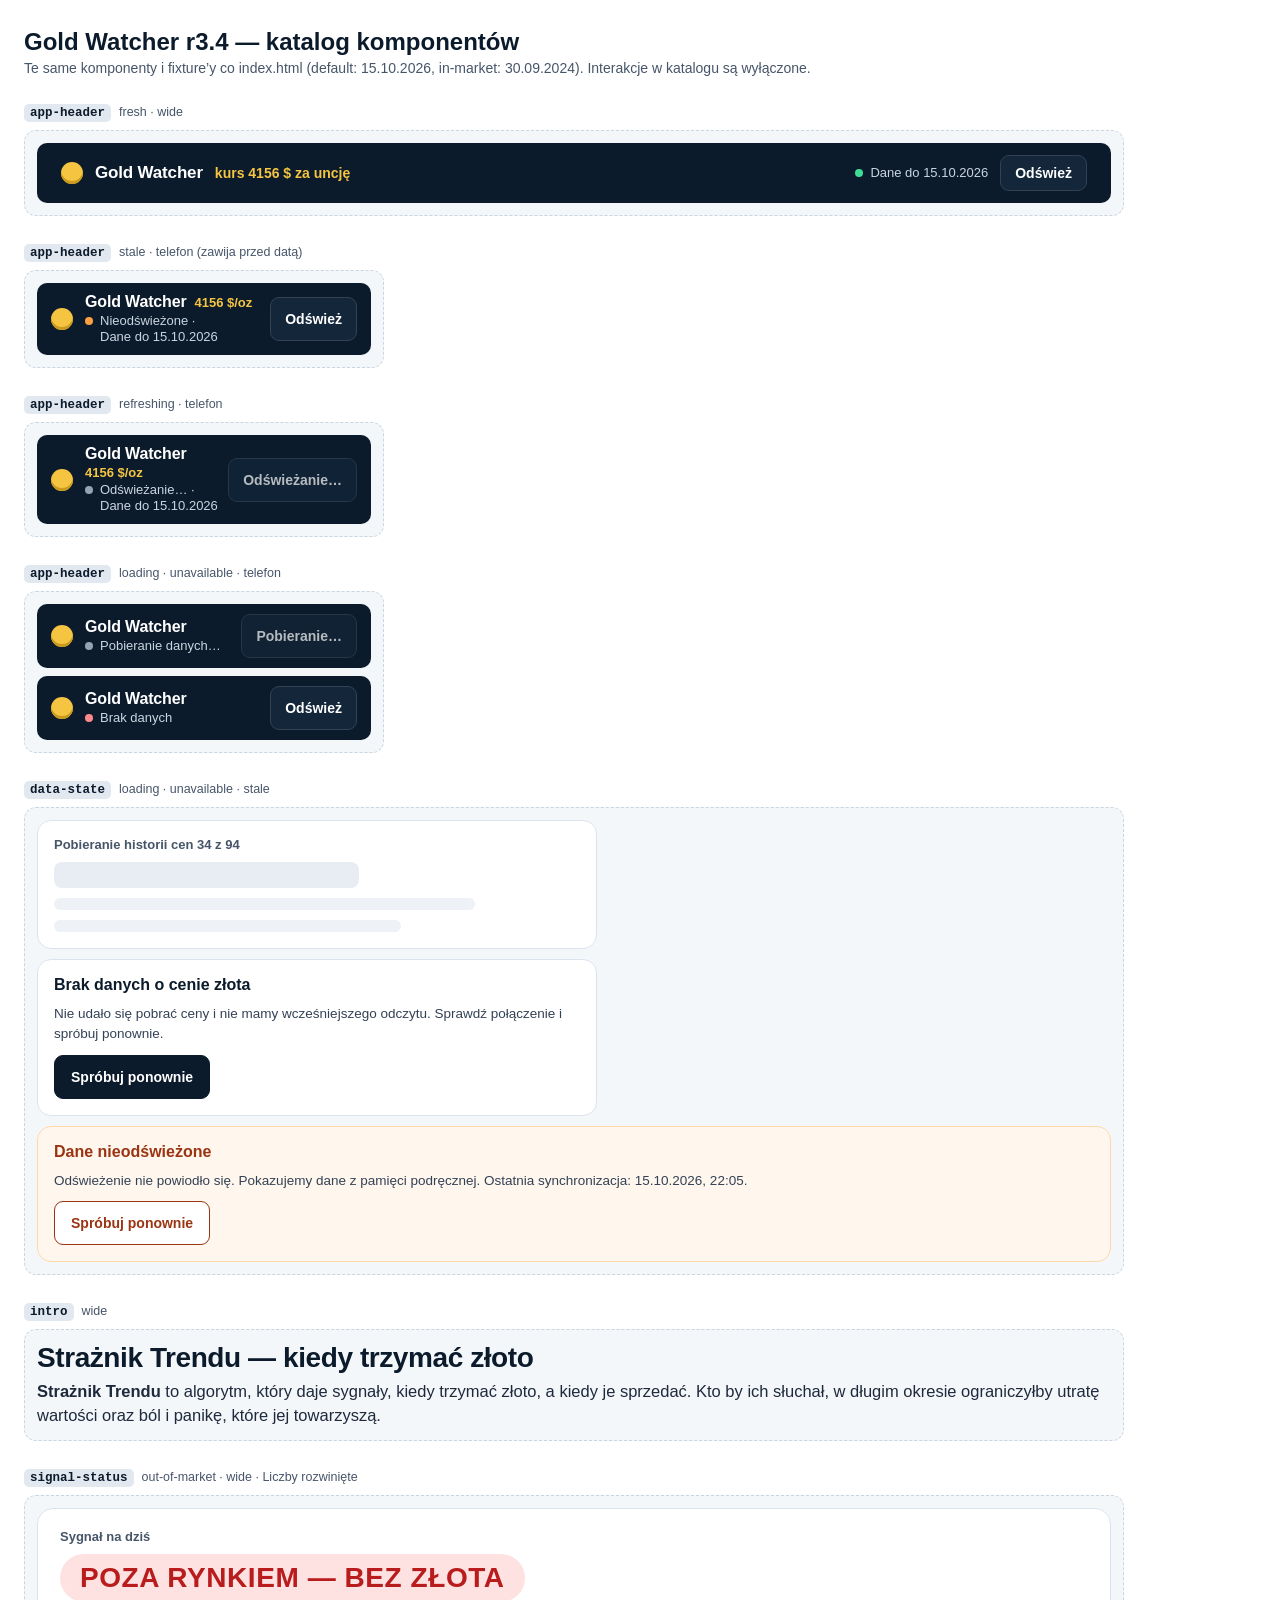
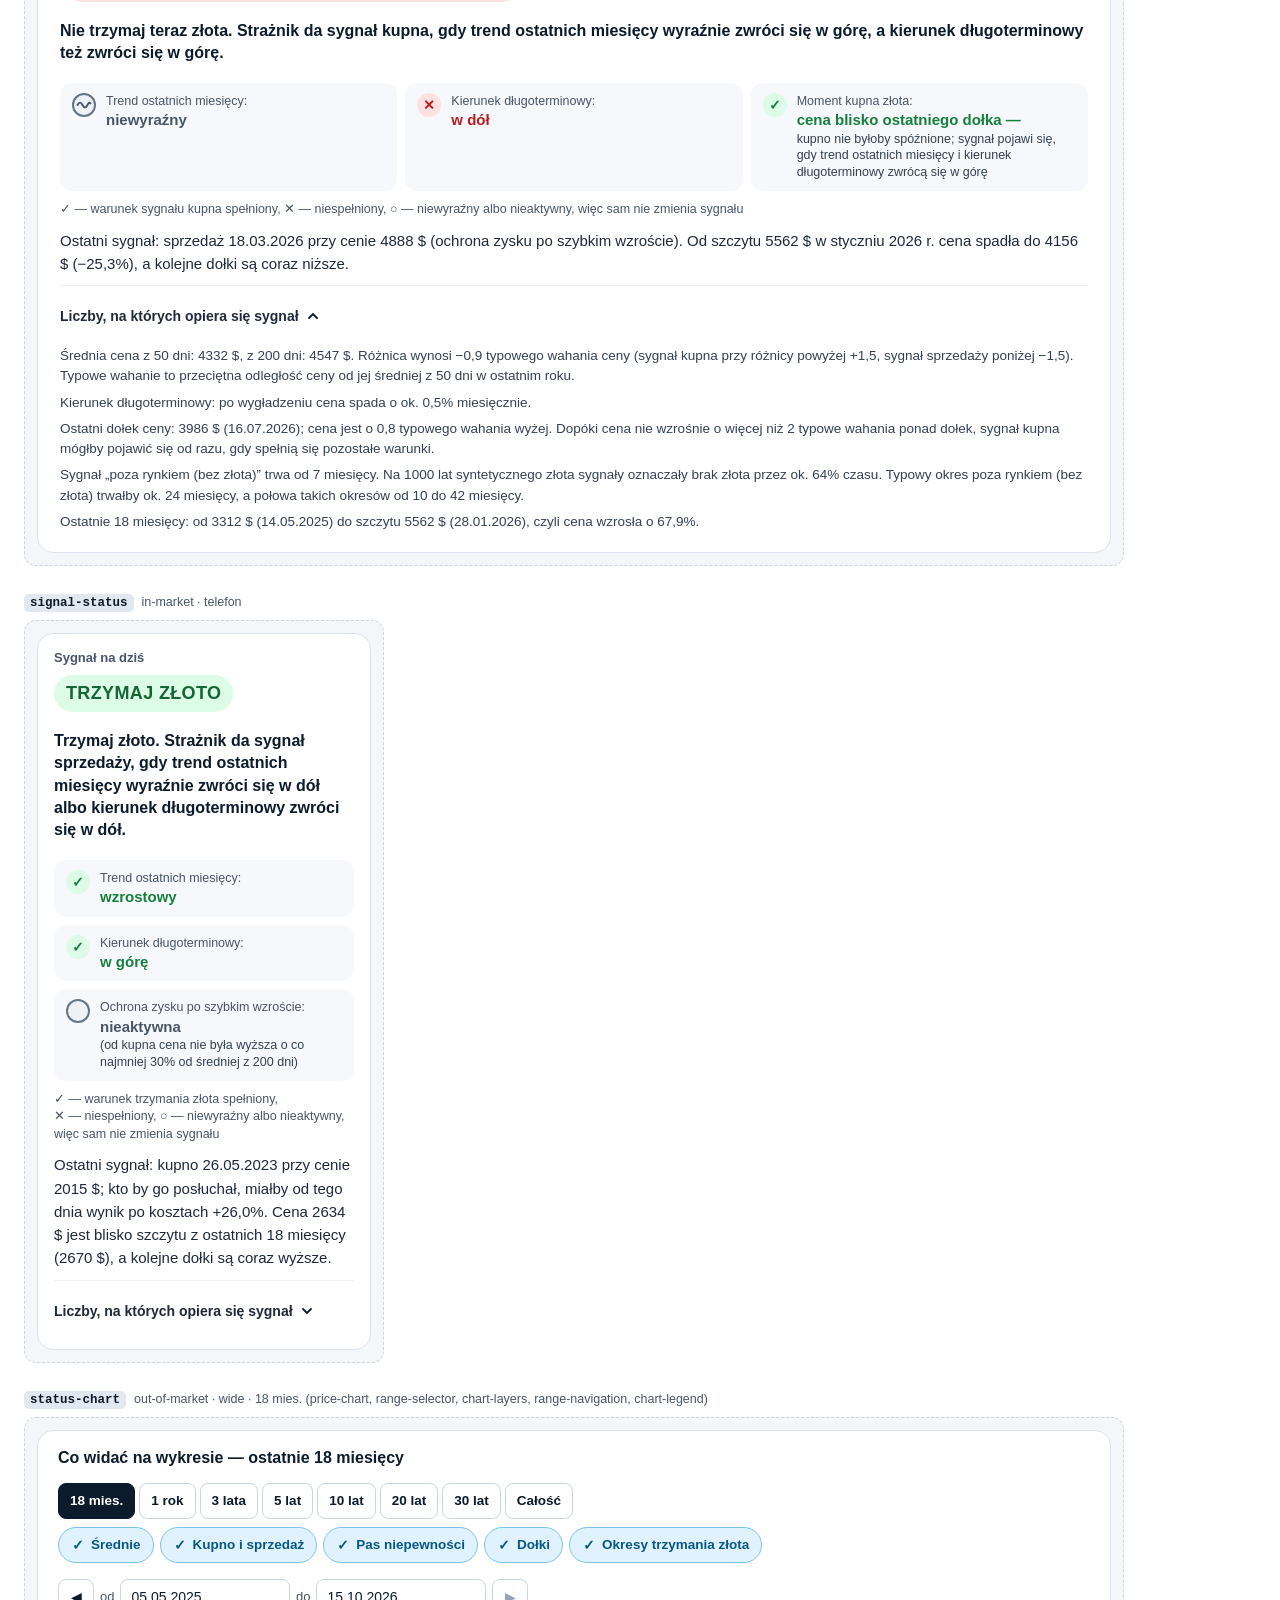
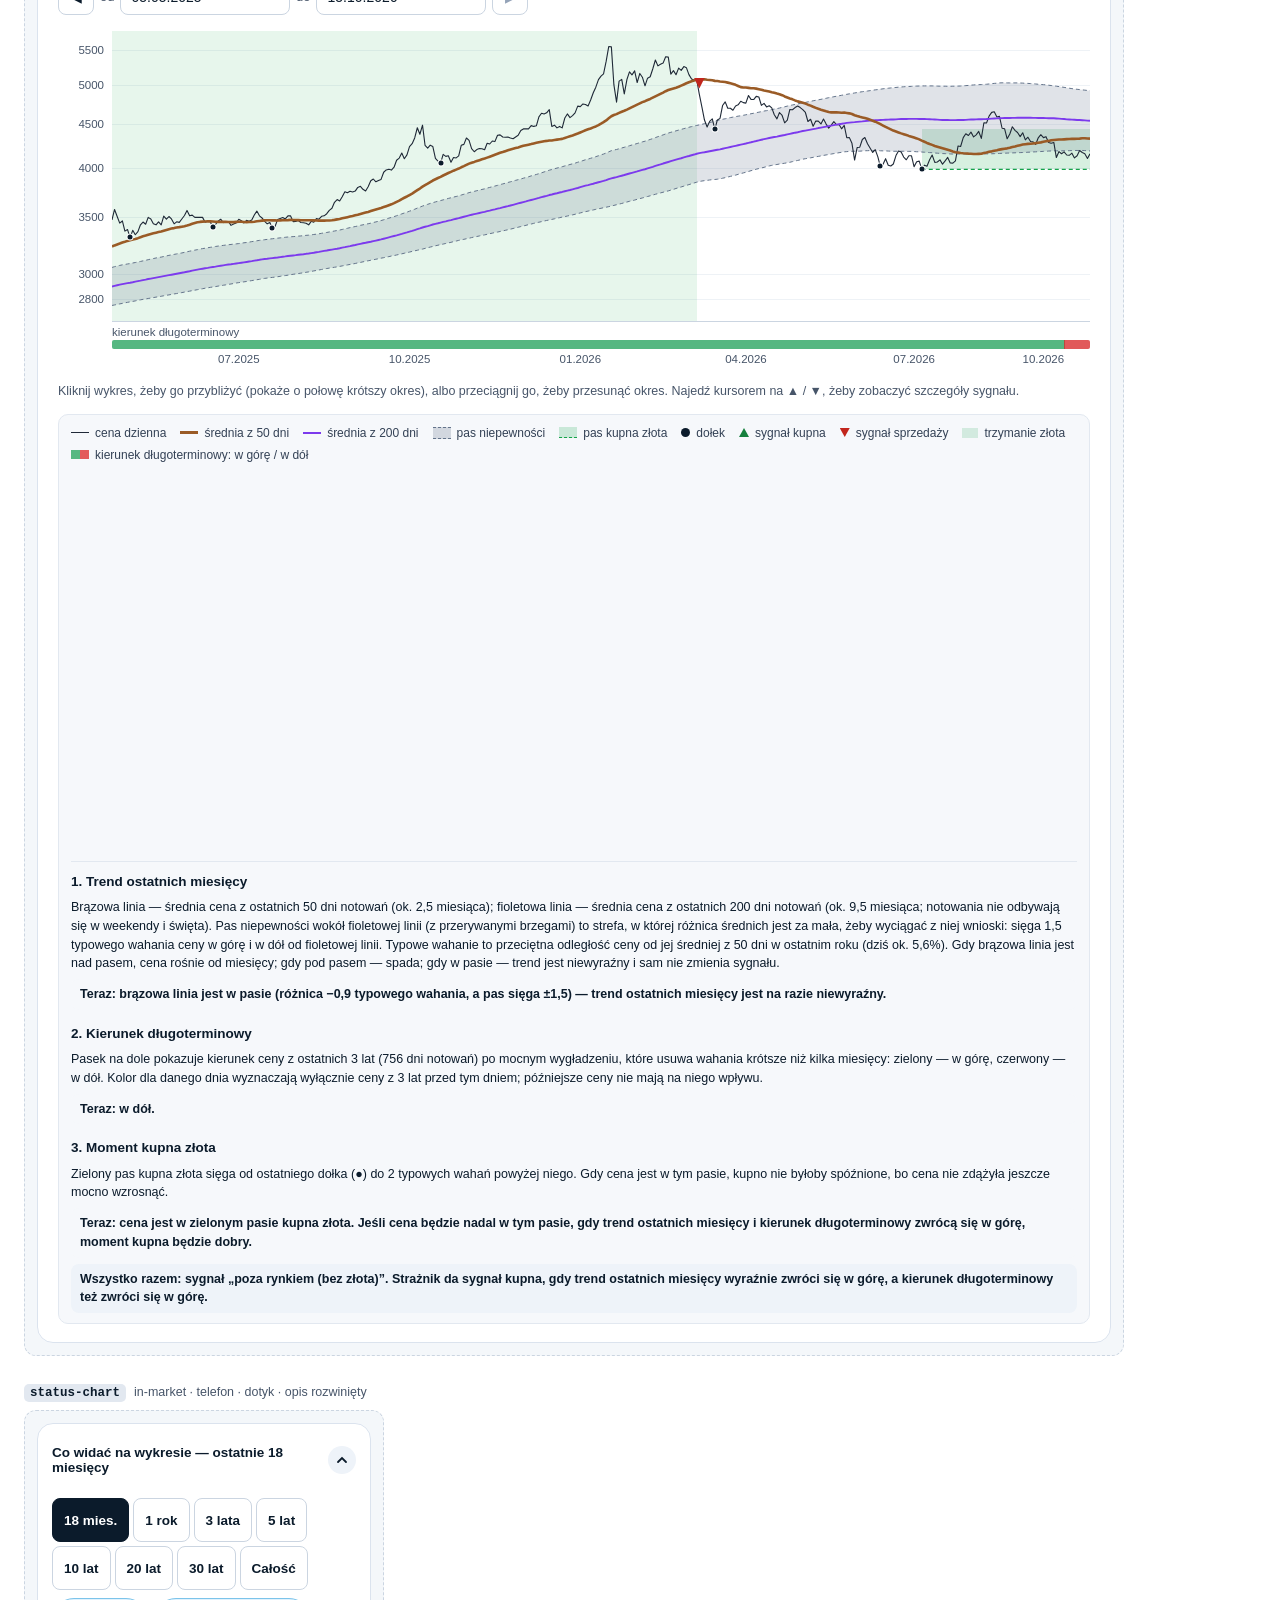
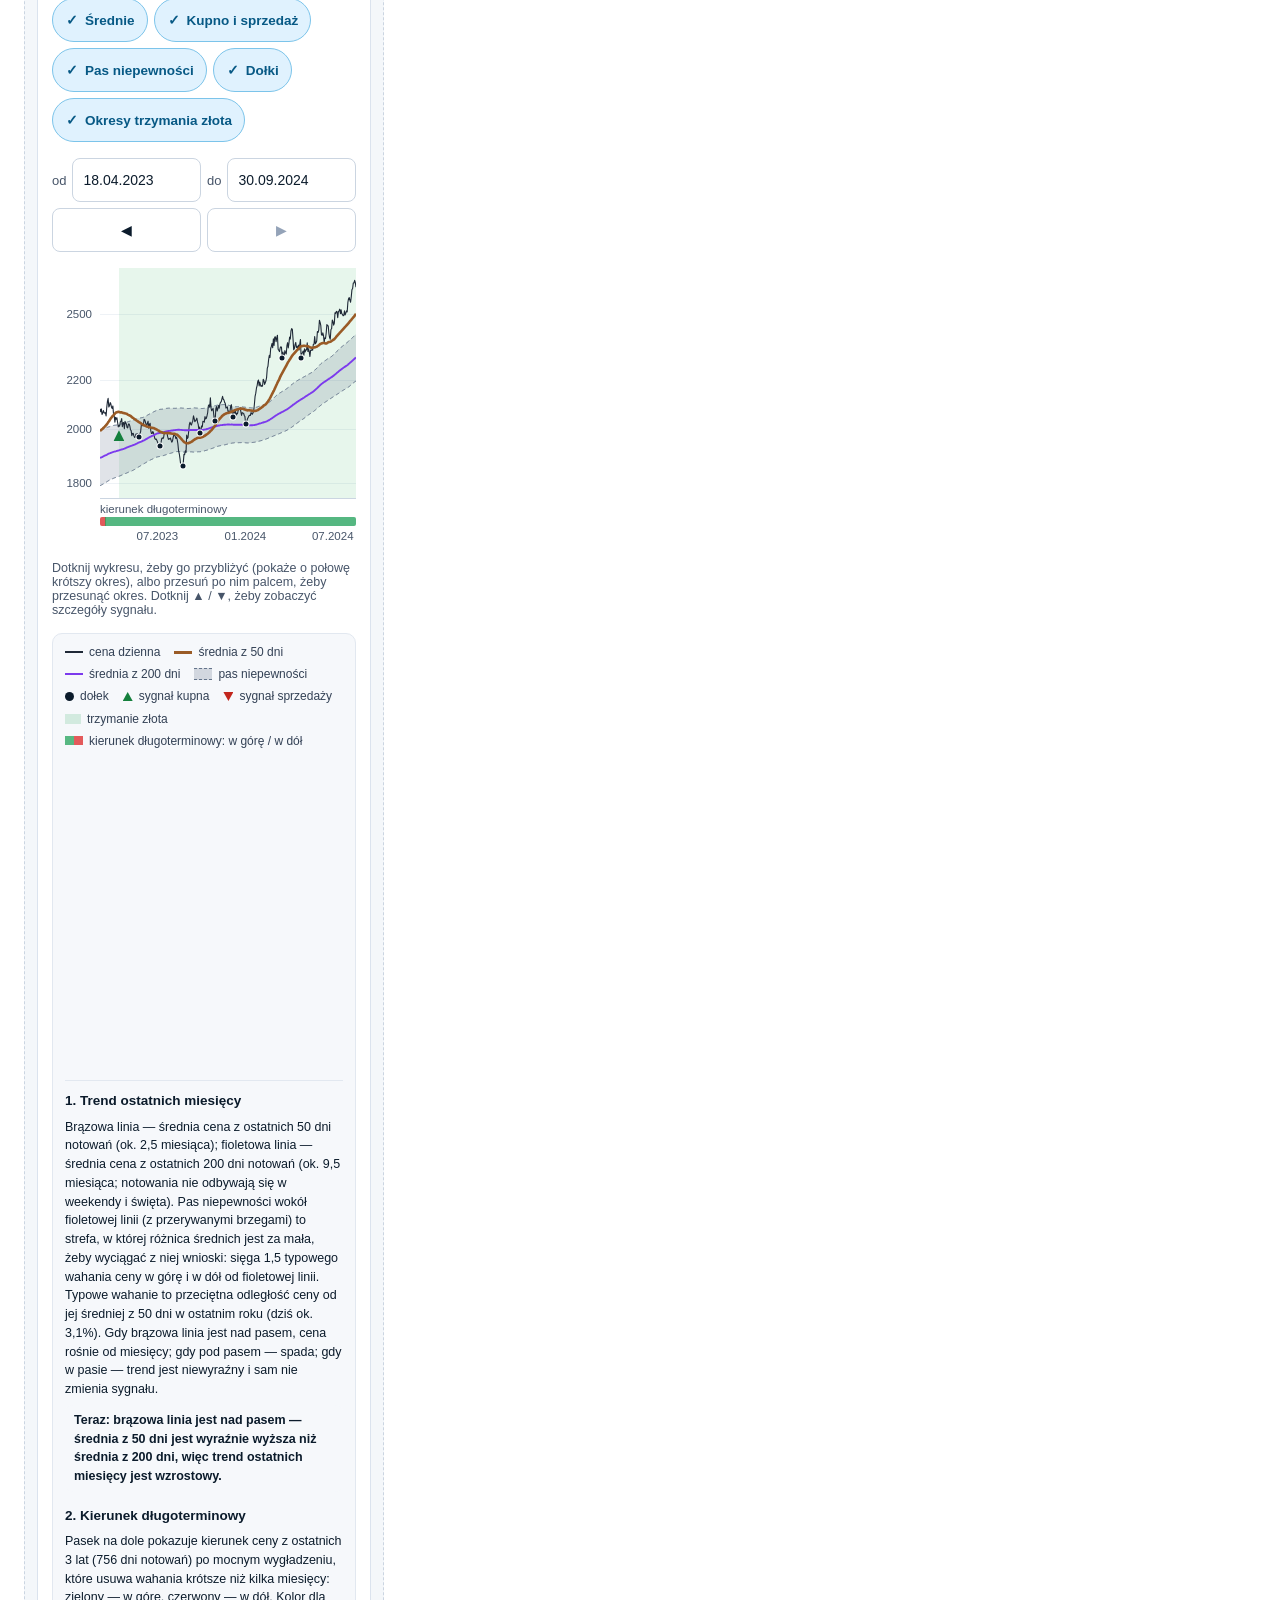
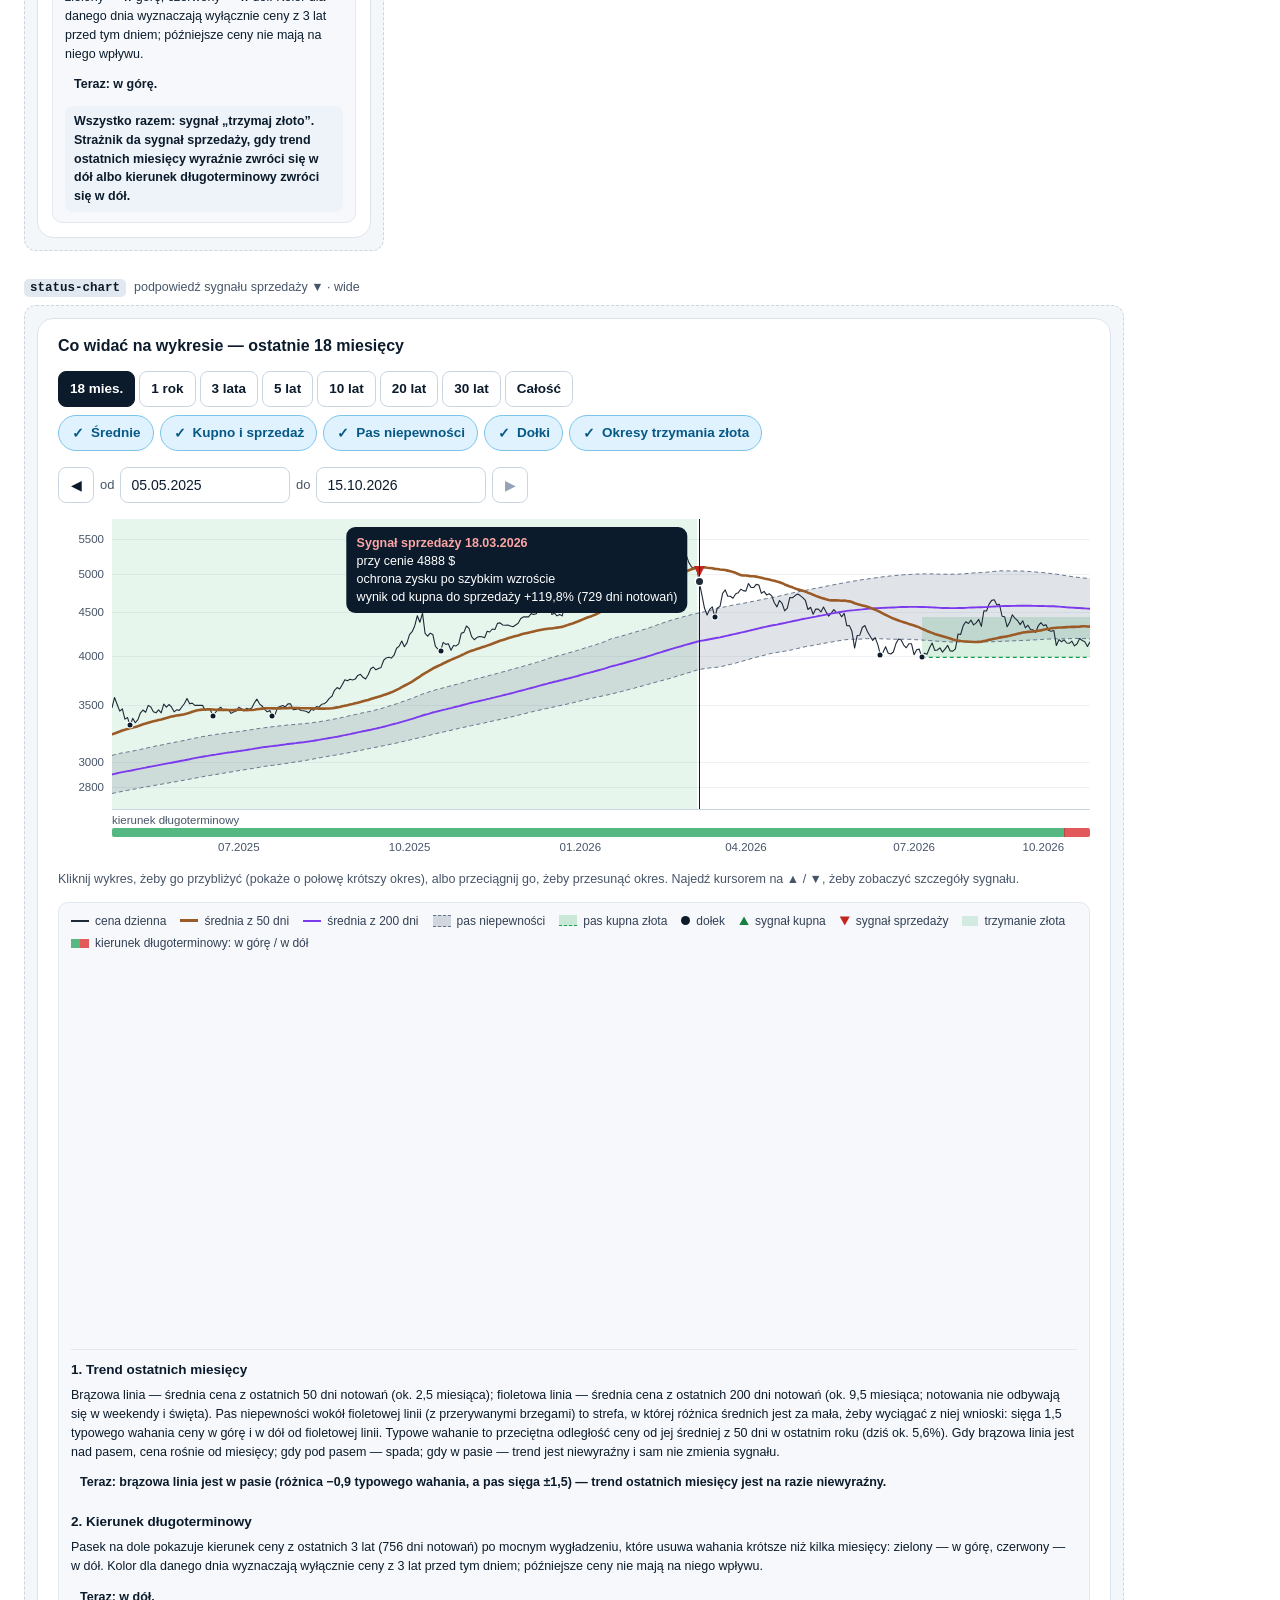
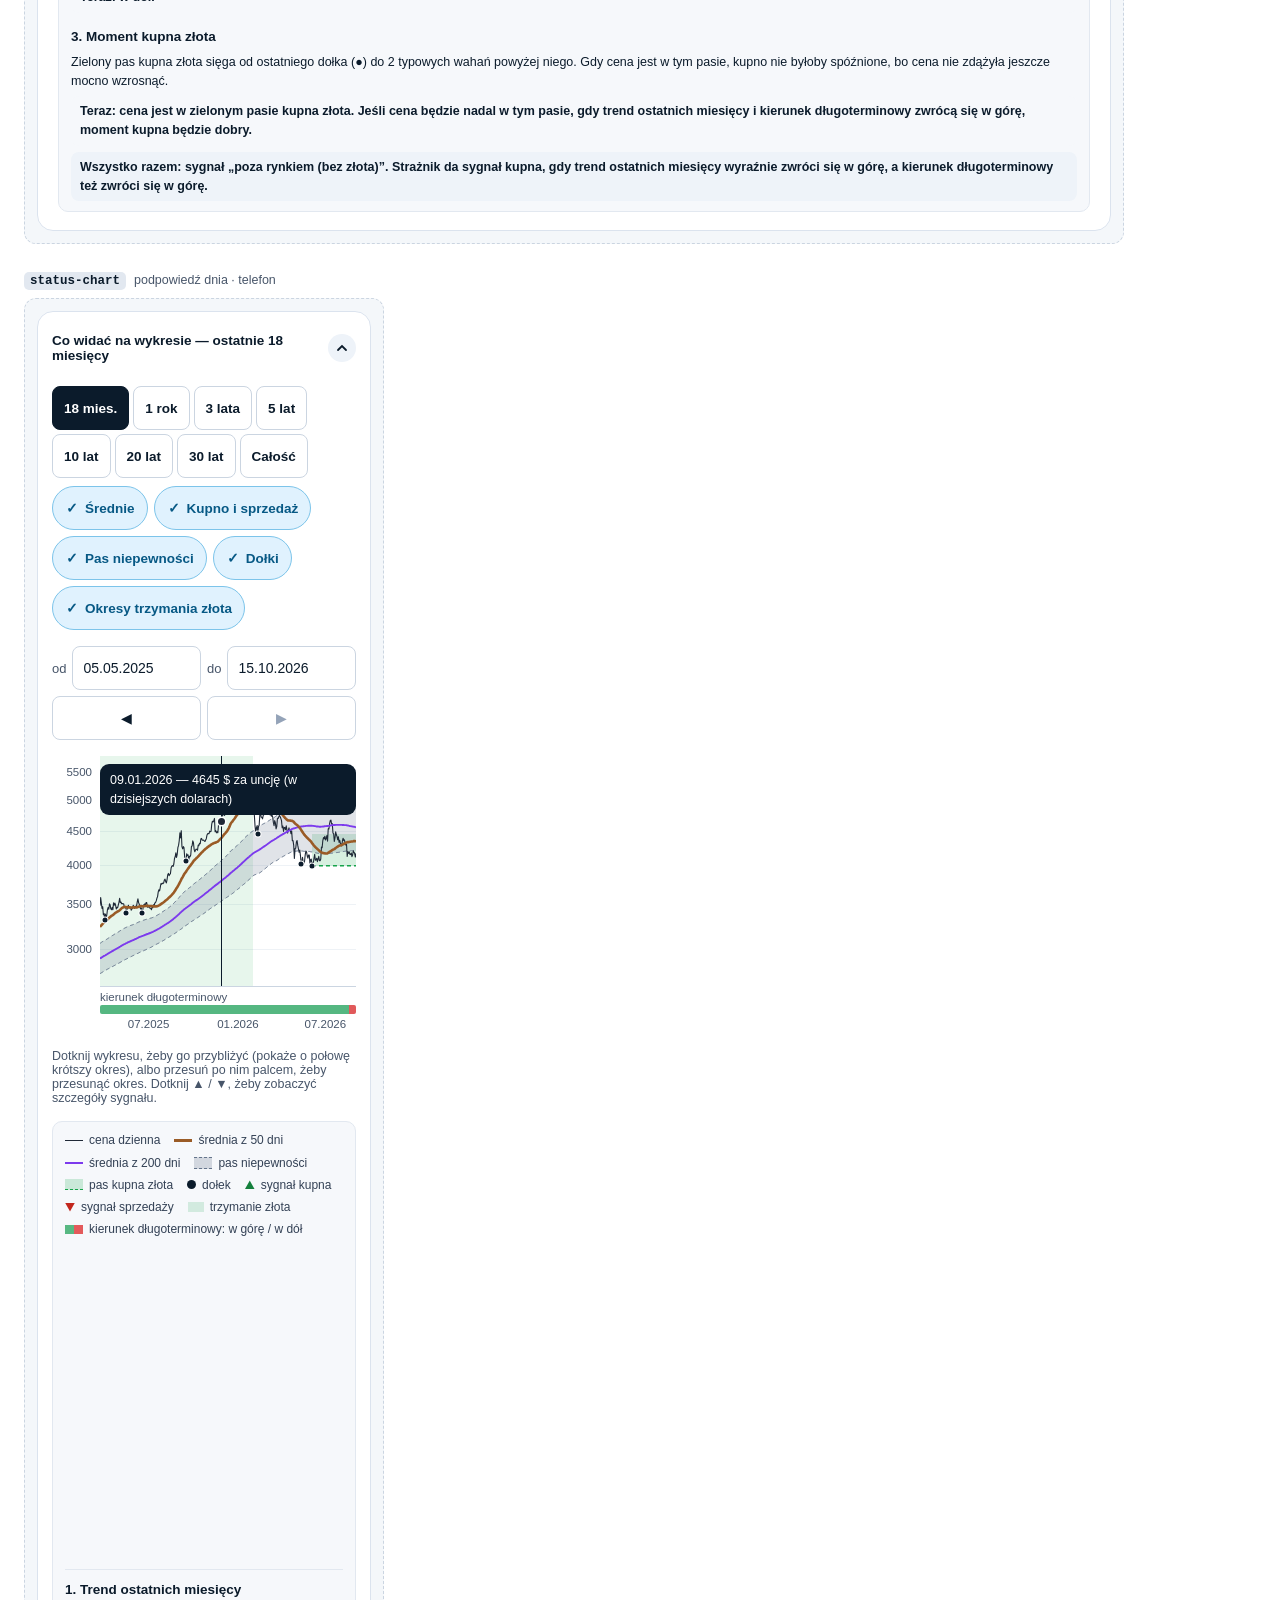
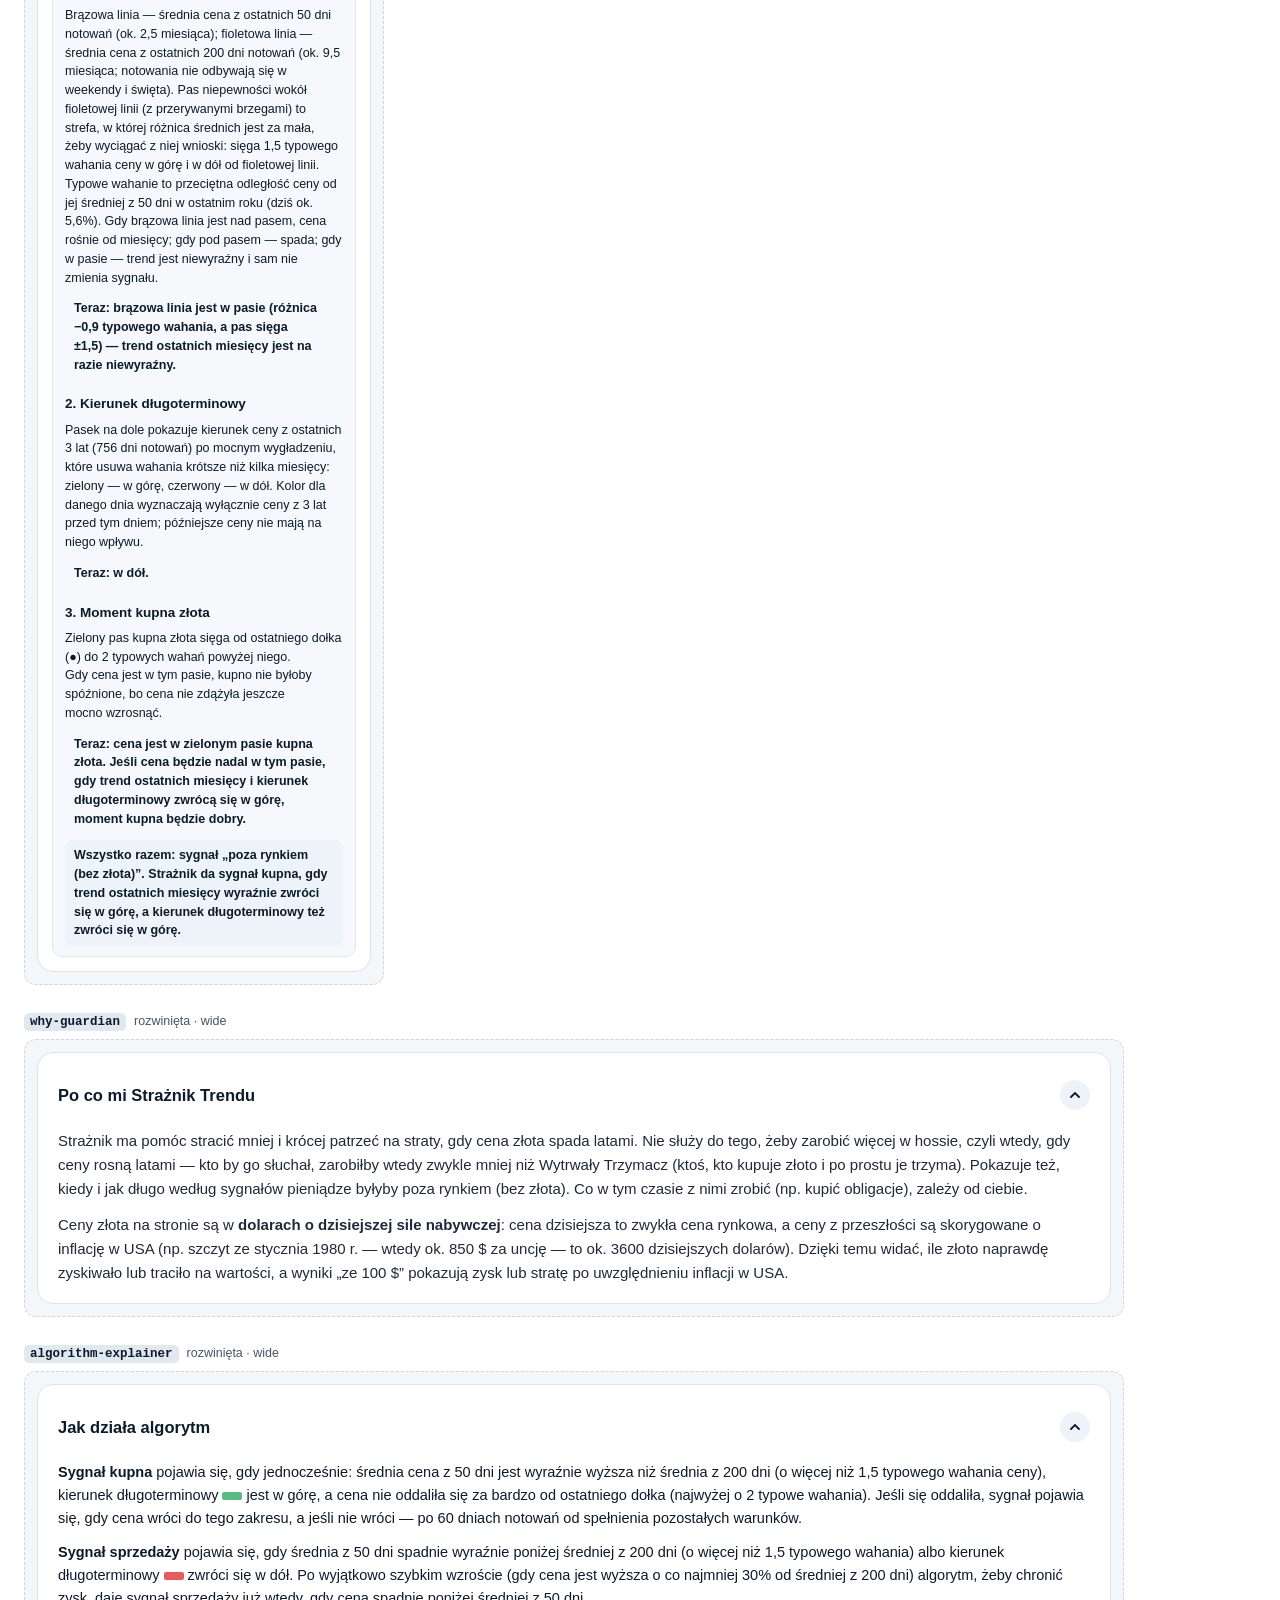
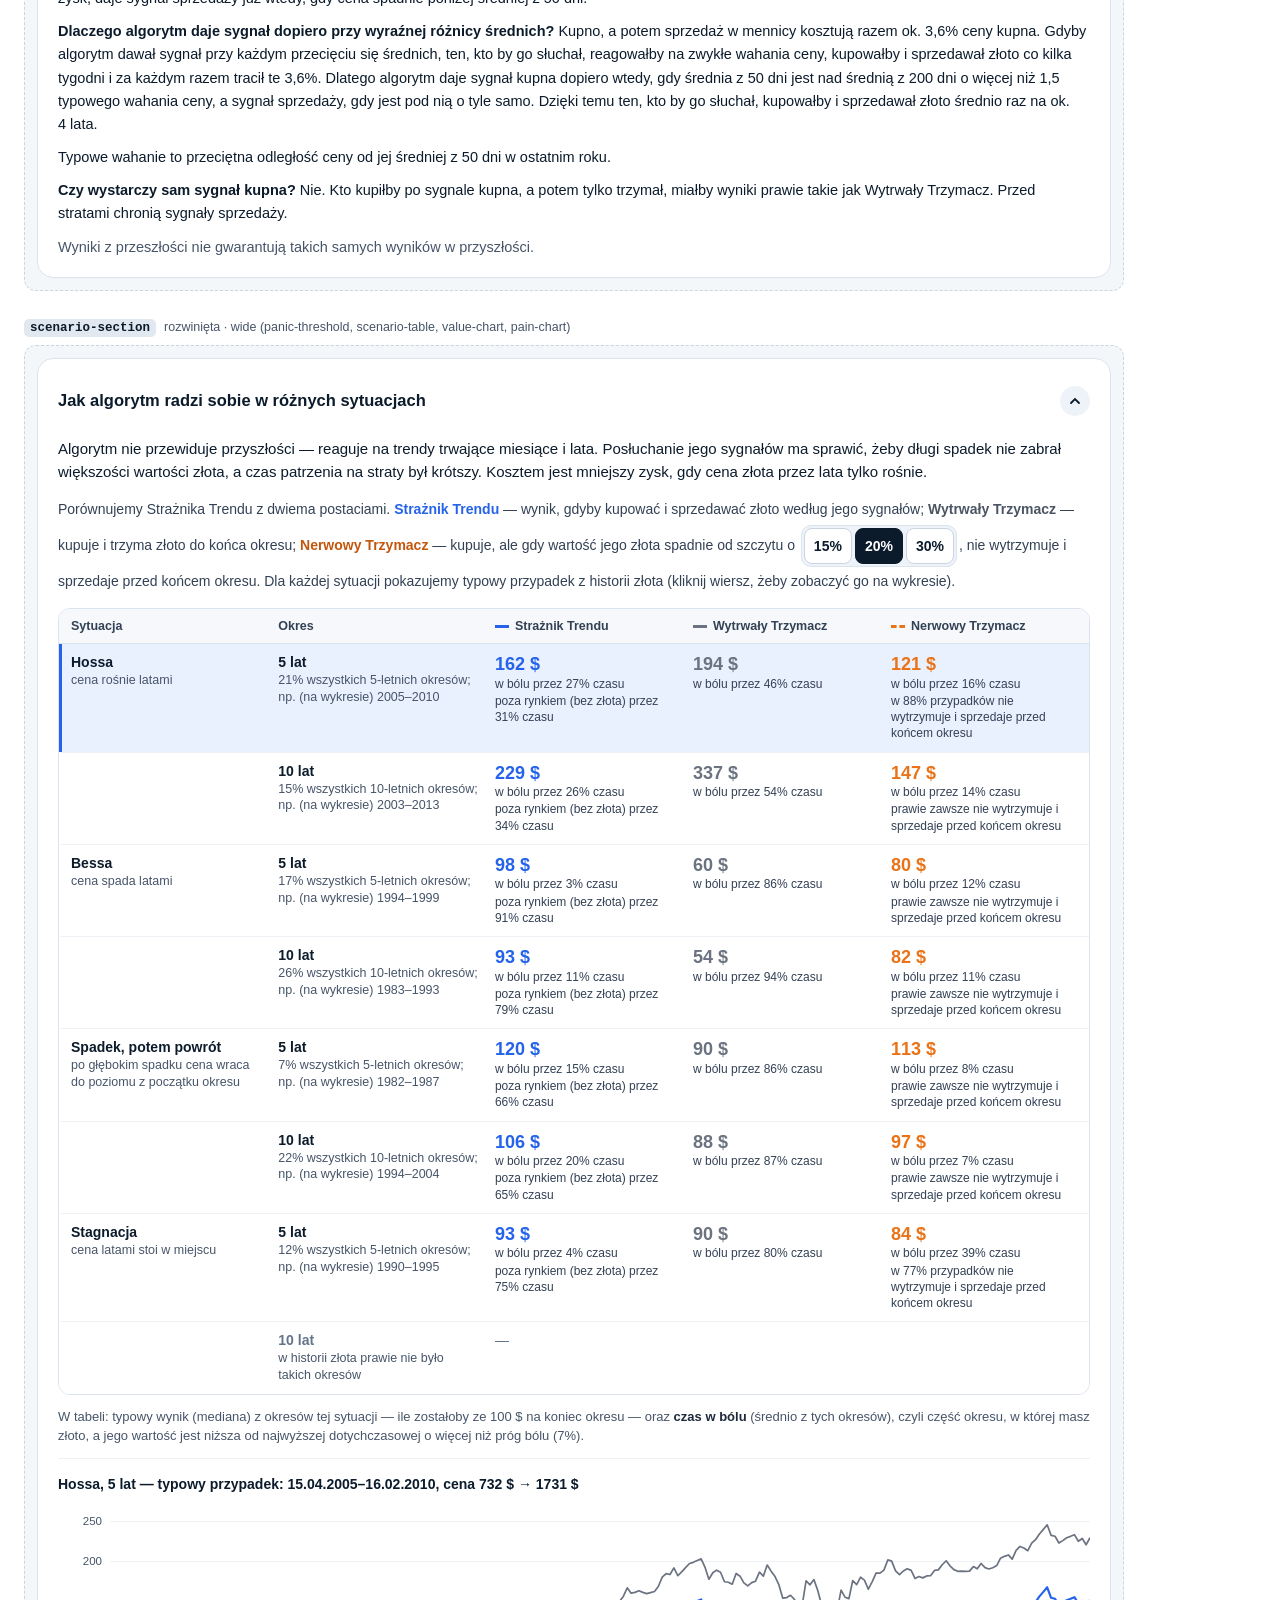
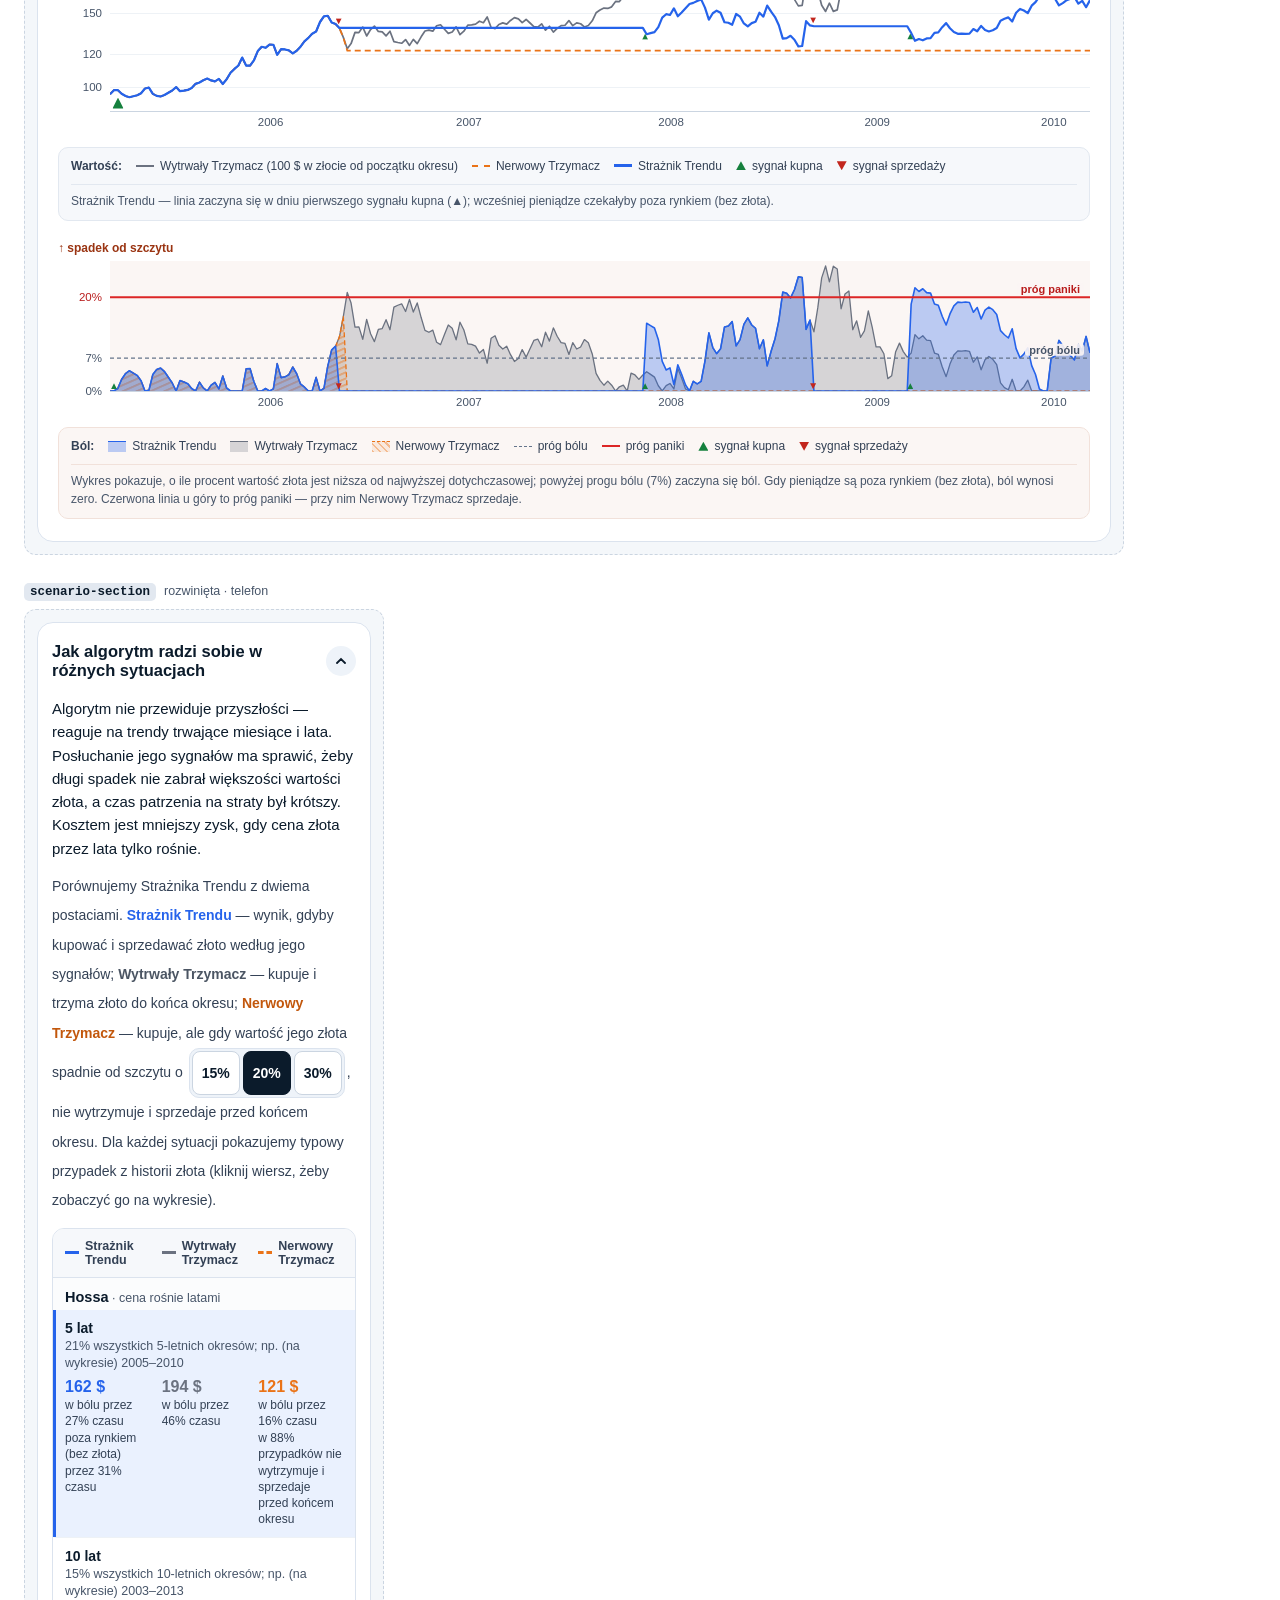
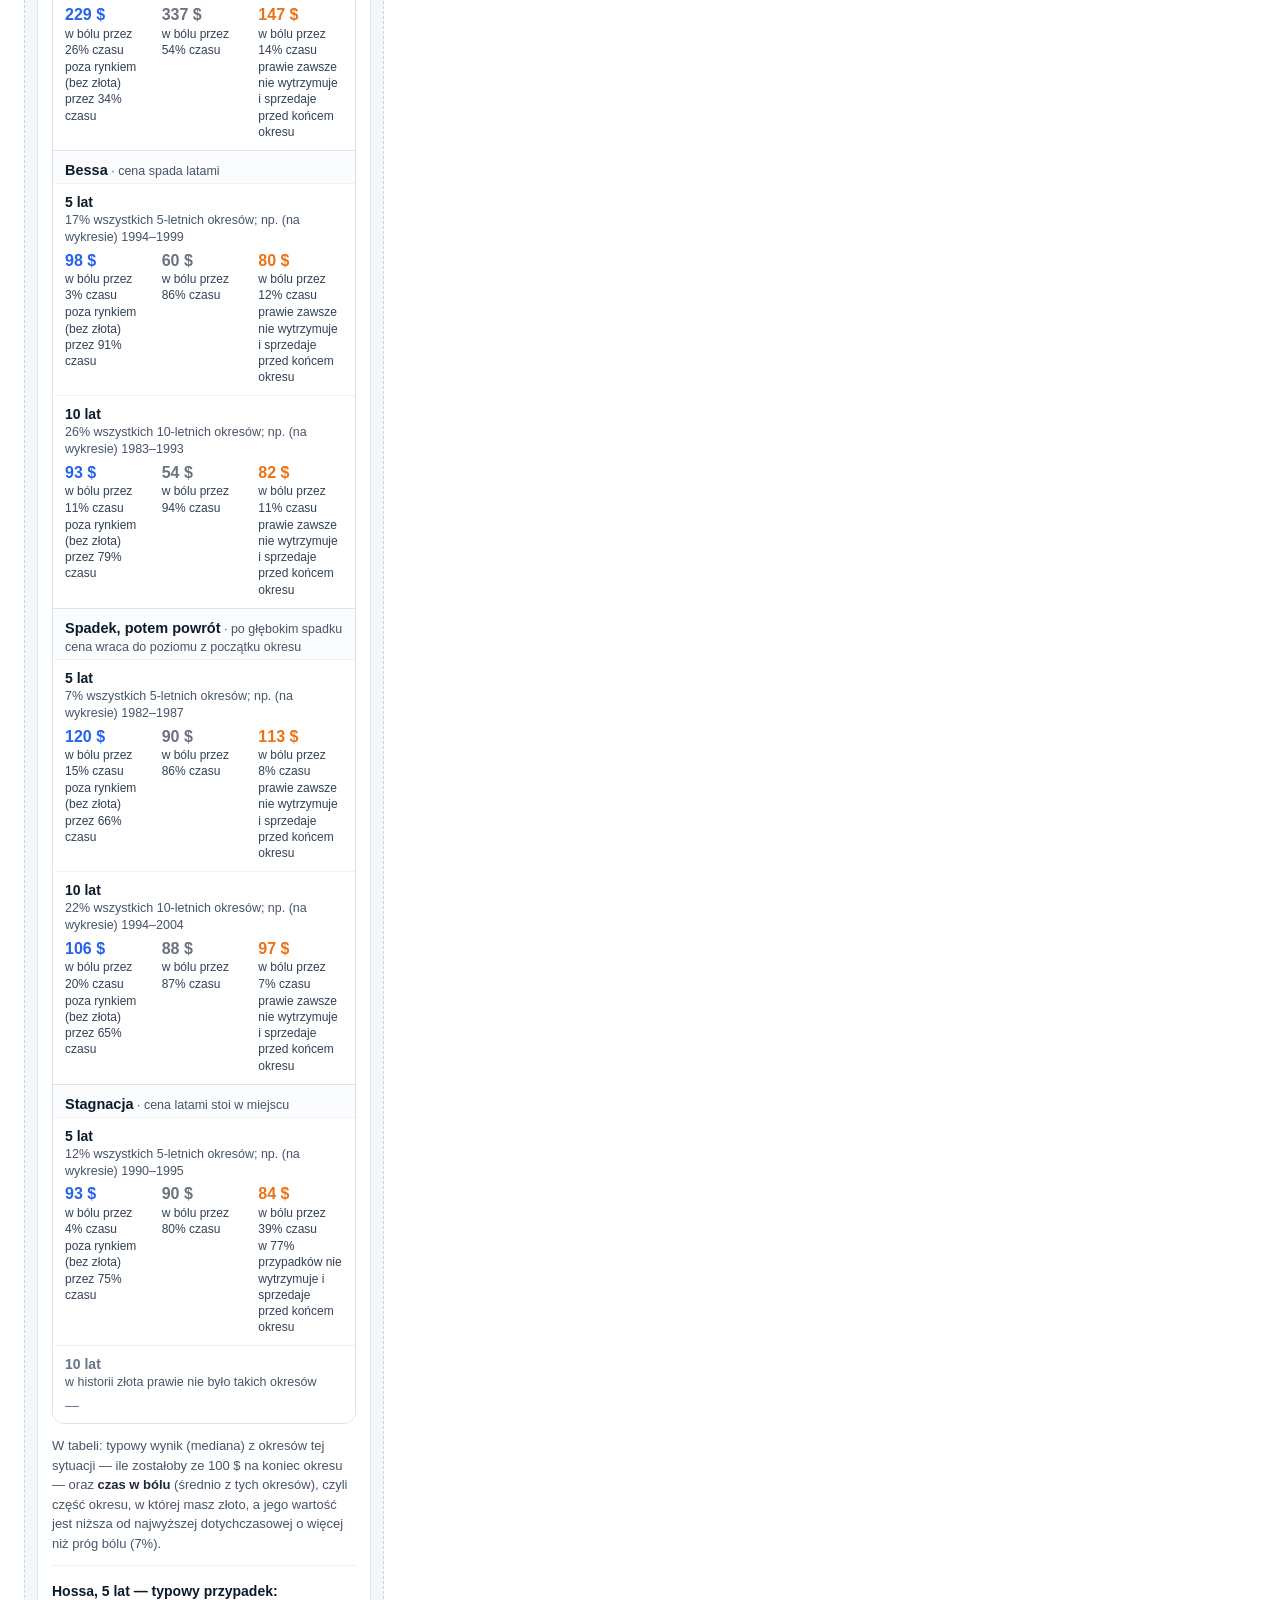
<file: goldwatcher/catalog.html>
<!DOCTYPE html>
<html>
<head>
  <meta charset="utf-8">
  <title>Gold Watcher r3.4 — katalog</title>
  <style>
    * { margin: 0; padding: 0; box-sizing: border-box; }
    body { background: #faf9f5; display: flex; align-items: center; justify-content: center; min-height: 100vh; font-family: -apple-system, BlinkMacSystemFont, sans-serif; }
    #__bundler_loading { position: fixed; bottom: 20px; right: 20px; font: 13px/1.4 -apple-system, BlinkMacSystemFont, sans-serif; color: #666; background: #fff; padding: 8px 14px; border-radius: 8px; box-shadow: 0 1px 4px rgba(0,0,0,0.12); z-index: 10000; }
    #__bundler_thumbnail { position: fixed; inset: 0; width: 100%; height: 100%; display: flex; align-items: center; justify-content: center; background: #faf9f5; z-index: 9999; }
    #__bundler_thumbnail svg { width: 100%; height: 100%; object-fit: contain; }
    #__bundler_placeholder { color: #999; font-size: 14px; }
  </style>
  <noscript>
    <style>#__bundler_loading { display: none; }</style>
    <div style="position:fixed;bottom:12px;left:12px;font:13px/1.4 -apple-system,BlinkMacSystemFont,sans-serif;color:#999;background:rgba(255,255,255,0.9);padding:6px 12px;border-radius:6px;box-shadow:0 1px 4px rgba(0,0,0,0.08);z-index:10000;">
      This page requires JavaScript to display.
    </div>
  </noscript>
</head>
<body>
  <div id="__bundler_thumbnail"><svg xmlns="http://www.w3.org/2000/svg" sc-camel-view-box="0 0 100 100"><rect width="100" height="100" fill="#f5c542"></rect><rect x="28" y="28" width="44" height="44" rx="6" fill="#0b1b2b"></rect></svg></div>
  <div id="__bundler_loading">Unpacking...</div>

  <script>
    
document.addEventListener('DOMContentLoaded', async function() {
  const loading = document.getElementById('__bundler_loading');
  function setStatus(msg) { if (loading) loading.textContent = msg; }

  const FONT_MIME = /^(font[/]|application[/](x-)?font-|application[/]vnd\.ms-fontobject)/i;
  const MIME_TOKEN = /^[\w.+-]+[/][\w.+-]+$/;
  function toBase64(bytes) {
    let bin = '';
    for (let i = 0; i < bytes.length; i += 0x8000) {
      bin += String.fromCharCode.apply(null, bytes.subarray(i, i + 0x8000));
    }
    return btoa(bin);
  }

  // Error sink persists across replaceWith since it's on window, not the DOM.
  window.addEventListener('error', function(e) {
    // Failed resource loads (CSP-blocked links, scripts, images) fire plain
    // events at the element — warn only; real JS errors carry message/error.
    if (!e.message && !e.error && e.target && e.target !== window) {
      console.warn('[bundle] resource failed to load:',
        e.target.tagName, String(e.target.src || e.target.href || ''));
      return;
    }
    var p = document.body || document.documentElement;
    var d = document.getElementById('__bundler_err') || p.appendChild(document.createElement('div'));
    d.id = '__bundler_err';
    d.style.cssText = 'position:fixed;bottom:12px;left:12px;right:12px;font:12px/1.4 ui-monospace,monospace;background:#2a1215;color:#ff8a80;padding:10px 14px;border-radius:8px;border:1px solid #5c2b2e;z-index:99999;white-space:pre-wrap;max-height:40vh;overflow:auto';
    d.textContent = (d.textContent ? d.textContent + String.fromCharCode(10) : '') +
      '[bundle] ' + (e.message || e.type) +
      (e.filename ? ' (' + e.filename.slice(0, 60) + ':' + e.lineno + ')' : '');
  }, true);

  try {
    const manifestEl = document.querySelector('script[type="__bundler/manifest"]');
    const templateEl = document.querySelector('script[type="__bundler/template"]');
    if (!manifestEl || !templateEl) {
      setStatus('Error: missing bundle data');
      console.error('[bundler] Missing script tags — manifestEl:', !!manifestEl, 'templateEl:', !!templateEl);
      return;
    }

    const manifest = JSON.parse(manifestEl.textContent);
    let template = JSON.parse(templateEl.textContent);

    // Nested page bundles (iframe targets). Each ships ONCE, in the ROOT
    // document's manifest; frame srcs carry an about:blank#<uuid> marker
    // instead of a substitutable uuid. Every document mints the blobs for
    // its OWN frames — from local text at the root, or text obtained from
    // its DIRECT parent over the relay protocol below — so each frame
    // navigation stays same-origin with its initiator and a deduped page
    // loads at any depth on any host, including a file:// download's
    // opaque origins (where a blob minted by one document cannot be
    // navigated to by another).
    const pageOrderEl = document.querySelector('script[type="__bundler/page_order"]');
    const pageOrder = pageOrderEl ? JSON.parse(pageOrderEl.textContent) : [];
    const pageSet = new Set(pageOrder);
    const pageTexts = {};

    // ── Nested-page text protocol (parent-chain relay) ──
    // Page bundles ship once, in the ROOT document's manifest. Every
    // document mints the blobs for its OWN frames, obtaining page text
    // through a strict parent-chain relay: a document only ever SENDS to
    // its direct parent (which, for every document the publisher's own
    // runtime minted, is another publisher document) and only ACCEPTS
    // text from that direct parent; requests from below are honored only
    // for the document's own child frames, and the ROOT never sends
    // upward at all. That last rule is load-bearing: the artifact host's
    // frame-ancestors allows claude.ai (and friends) to frame an
    // artifact, so window.top can be a FOREIGN document — a top-addressed
    // protocol would hand page uuids to that ancestor and accept forged
    // "page text" from it, minting attacker HTML as an artifact-origin
    // blob document. The chain never touches the ancestor: requests stop
    // at the root, replies are origin-addressed per hop (never '*' when
    // an origin exists), and both directions are origin-gated (on https
    // a foreign sender's origin can never equal this document's; in
    // opaque contexts — file:// — everything serializes as 'null', where
    // an embedded EXTERNAL frame still fails the gate by carrying its
    // own real origin, and a sandboxed child of such a frame is excluded
    // by the own-child-frames check plus uuid unguessability). Shape is
    // deny-by-default: one request form, one reply form, no error
    // replies.
    // window.origin is the SERIALIZED SECURITY origin ('null' in opaque
    // contexts such as a sandboxed preview iframe) — location.origin is
    // computed from the URL and stays 'https://…' even when the document
    // is sandboxed, which would misgate every opaque chain.
    const OWN_TARGET = /^https?:[/][/]/.test(window.origin || '')
      ? window.origin
      : '*';
    function trustedOrigin(e) {
      if (e.origin === window.origin) return true; // https chains; opaque==opaque
      // file:// trees: Chrome serializes the file document's origin as
      // 'file://' while the blob: documents it mints serialize as 'null',
      // so the two legitimate shapes can never string-match — accept the
      // pair in both directions. https origins never serialize as either,
      // and sender identity (own child frame / direct parent) is checked
      // separately.
      return (
        (e.origin === 'null' &&
          (window.origin === 'file://' ||
            window.location.protocol === 'file:')) ||
        (/^file:/.test(e.origin) && window.origin === 'null')
      );
    }
    // Non-empty only in the root document (nested bundles ship an empty
    // island), so it doubles as the root marker: the root answers from
    // local text and treats a miss as authoritative — never relaying to
    // its (possibly foreign) parent.
    const isPageRoot = pageOrder.length > 0;
    const blobUrls = {};
    const resourceBlobs = {};
    const UUID_SHAPE = /^[0-9a-f]{8}-[0-9a-f]{4}-[0-9a-f]{4}-[0-9a-f]{4}-[0-9a-f]{12}$/;
    const pendingFrames = {}; // uuid -> [{el, frag}] awaiting text for own frames
    const pendingRelays = {}; // uuid -> [childWindow] awaiting text to pass down
    function mountPage(el, frag, text) {
      const pageBlob = new Blob([text], { type: 'text/html' });
      const u = URL.createObjectURL(pageBlob);
      resourceBlobs[u] = pageBlob;
      el.src = u + frag;
    }
    function deliverPage(uuid, text) {
      const frames = pendingFrames[uuid];
      delete pendingFrames[uuid];
      if (frames) for (const f of frames) mountPage(f.el, f.frag, text);
      const relays = pendingRelays[uuid];
      delete pendingRelays[uuid];
      if (relays) {
        for (const cw of relays) {
          try { cw.postMessage({ __bundler_page: uuid, __bundler_text: text }, OWN_TARGET); } catch (err) { /* gone */ }
        }
      }
    }
    function ownFrameWindows() {
      const out = [];
      for (const f of Array.from(document.querySelectorAll('iframe'))) {
        try { if (f.contentWindow) out.push(f.contentWindow); } catch (err) { /* detached */ }
      }
      return out;
    }
    window.addEventListener('message', function (e) {
      const d = e.data;
      if (!d || typeof d !== 'object' || !e.source) return;
      // Origin gate first; the structural checks below (own-child-frames
      // for requests, direct-parent + solicited-uuid for replies, the
      // root's never-relay rule) are what hold in fully opaque chains
      // where origin strings can't discriminate — a sandboxed root's
      // FOREIGN wrapper still fails all three even though both serialize
      // as real-vs-'null' rather than matching.
      if (!trustedOrigin(e)) return;
      if (typeof d.__bundler_need === 'string' && UUID_SHAPE.test(d.__bundler_need)) {
        // Requests are honored only for this document's own child frames.
        if (ownFrameWindows().indexOf(e.source) < 0) return;
        const uuid = d.__bundler_need;
        const text = pageTexts[uuid];
        if (typeof text === 'string') {
          try { e.source.postMessage({ __bundler_page: uuid, __bundler_text: text }, OWN_TARGET); } catch (err) { /* gone */ }
          return;
        }
        if (isPageRoot || window.parent === window) return; // authoritative miss
        const waiting = pendingRelays[uuid];
        if (waiting) {
          if (waiting.indexOf(e.source) < 0) waiting.push(e.source);
          return;
        }
        // Never-answered uuids would otherwise accumulate forever under a
        // request spray; past the cap (far above any real page count) new
        // relays are dropped rather than remembered.
        if (Object.keys(pendingRelays).length >= 128) return;
        pendingRelays[uuid] = [e.source];
        window.parent.postMessage({ __bundler_need: uuid }, OWN_TARGET);
      } else if (
        typeof d.__bundler_page === 'string' &&
        UUID_SHAPE.test(d.__bundler_page) &&
        typeof d.__bundler_text === 'string'
      ) {
        // The shape test is load-bearing beyond tidiness: the solicited
        // check below uses the in operator, which matches prototype keys
        // ('__proto__', 'constructor') — an unshaped key would reach
        // deliverPage and throw, painting the error banner.
        // Text is accepted only from the direct parent — the document
        // that minted this one.
        if (e.source !== window.parent || window.parent === window) return;
        if (!(d.__bundler_page in pendingFrames) && !(d.__bundler_page in pendingRelays)) return;
        deliverPage(d.__bundler_page, d.__bundler_text);
      }
    });

    const uuids = Object.keys(manifest);
    setStatus('Unpacking ' + uuids.length + ' assets...');

    await Promise.all(uuids.map(async (uuid) => {
      const entry = manifest[uuid];
      try {
        const binaryStr = atob(entry.data);
        const bytes = new Uint8Array(binaryStr.length);
        for (let i = 0; i < binaryStr.length; i++) bytes[i] = binaryStr.charCodeAt(i);

        let finalBytes = bytes;
        if (entry.compressed) {
          if (typeof DecompressionStream !== 'undefined') {
            const ds = new DecompressionStream('gzip');
            const writer = ds.writable.getWriter();
            const reader = ds.readable.getReader();
            writer.write(bytes);
            writer.close();
            const chunks = [];
            let totalLen = 0;
            while (true) {
              const { done, value } = await reader.read();
              if (done) break;
              chunks.push(value);
              totalLen += value.length;
            }
            finalBytes = new Uint8Array(totalLen);
            let offset = 0;
            for (const chunk of chunks) { finalBytes.set(chunk, offset); offset += chunk.length; }
          } else {
            console.warn('DecompressionStream not available, asset ' + uuid + ' may not render');
          }
        }

        if (pageSet.has(uuid)) {
          pageTexts[uuid] = new TextDecoder().decode(finalBytes);
          return;
        }
        if (FONT_MIME.test(entry.mime) && MIME_TOKEN.test(entry.mime)) {
          // Strict artifact hosts allow font-src data: but not blob:.
          blobUrls[uuid] = 'data:' + entry.mime + ';base64,' +
            (entry.compressed ? toBase64(finalBytes) : entry.data);
        } else {
          const blob = new Blob([finalBytes], { type: entry.mime });
          blobUrls[uuid] = URL.createObjectURL(blob);
          resourceBlobs[blobUrls[uuid]] = blob;
        }
      } catch (err) {
        console.error('Failed to decode asset ' + uuid + ':', err);
        const blob = new Blob([], { type: entry.mime });
        blobUrls[uuid] = URL.createObjectURL(blob);
        resourceBlobs[blobUrls[uuid]] = blob;
      }
    }));

    const extResEl = document.querySelector('script[type="__bundler/ext_resources"]');
    const extResources = extResEl ? JSON.parse(extResEl.textContent) : [];
    const resourceMap = {};
    for (const entry of extResources) {
      if (blobUrls[entry.uuid]) resourceMap[entry.id] = blobUrls[entry.uuid];
    }

    // Artifact-host CSP (connect-src 'self') refuses fetch() of blob: URLs —
    // consumers read these Blobs directly. Survives the swap like the error sink.
    window.__resourceBlobs = resourceBlobs;

    setStatus('Rendering...');
    // Page uuids have no blob here — they ride inside about:blank#<uuid>
    // frame markers the pass below resolves after the swap.
    for (const uuid of uuids) {
      if (pageSet.has(uuid)) continue;
      template = template.split(uuid).join(blobUrls[uuid]);
    }

    // Strip integrity + crossorigin — blob URLs from a file:// document inherit
    // a null origin, so crossorigin forces a CORS fetch that SRI then rejects.
    // The manifest bytes are ours; SRI protects against CDN compromise, not this.
    template = template.replace(/\s+integrity="[^"]*"/gi, '').replace(/\s+crossorigin="[^"]*"/gi, '');

    const resourceScript = '<script>window.__resources = ' +
      JSON.stringify(resourceMap).replace(/<\//g, '<\\/') +
      ';</' + 'script>';
    // Inject after <head> so the DOCTYPE stays first; prepending the script
    // would push the parser into quirks mode. DOMParser always emits a <head>
    // (synthesizing one if the source HTML omitted it) but may carry
    // attributes through, so match the full opening tag. slice() rather than
    // replace() keeps us clear of $-pattern substitution in resourceScript.
    const headOpen = template.match(/<head[^>]*>/i);
    if (headOpen) {
      const i = headOpen.index + headOpen[0].length;
      template = template.slice(0, i) + resourceScript + template.slice(i);
    }

    // Parse the template and swap the root element. Scripts inserted via
    // DOMParser/replaceWith are inert per spec — re-create each with
    // createElement so they execute, awaiting onload for src scripts to
    // preserve ordering (React before ReactDOM before Babel before text/babel).
    const doc = new DOMParser().parseFromString(template, 'text/html');
    document.documentElement.replaceWith(doc.documentElement);

    // Resolve page-frame markers: mint this document's own blob for each
    // framed page — from local text when this is the root, otherwise by
    // asking the direct parent over the relay protocol above. An
    // unanswered request leaves the frame on about:blank, the same
    // degraded state as a refused embed.
    {
      const MARKER = /^about:blank#([0-9a-f]{8}-[0-9a-f]{4}-[0-9a-f]{4}-[0-9a-f]{4}-[0-9a-f]{12})(#.*)?$/;
      const needed = [];
      for (const el of Array.from(document.querySelectorAll('iframe'))) {
        const m = MARKER.exec(el.getAttribute('src') || '');
        if (!m) continue;
        const text = pageTexts[m[1]];
        if (typeof text === 'string') {
          mountPage(el, m[2] || '', text);
        } else if (window.parent !== window && !isPageRoot) {
          const had = pendingFrames[m[1]];
          (pendingFrames[m[1]] = had || []).push({ el: el, frag: m[2] || '' });
          if (!had) needed.push(m[1]);
        }
      }
      for (const uuid of needed) {
        window.parent.postMessage({ __bundler_need: uuid }, OWN_TARGET);
      }
    }

    const dead = Array.from(document.scripts);
    for (const old of dead) {
      const s = document.createElement('script');
      for (const a of old.attributes) s.setAttribute(a.name, a.value);
      s.textContent = old.textContent;
      // text/babel scripts with a src: read and inline. transformScriptTags
      // does XHR against the src, but blob:null/ from a file:// origin is
      // silently dropped. Inlining makes it a plain inline babel script,
      // which transformScriptTags handles unconditionally.
      if ((s.type === 'text/babel' || s.type === 'text/jsx') && s.src) {
        const pre = resourceBlobs[s.src.split('#')[0]];
        s.textContent = pre ? await pre.text() : await (await fetch(s.src)).text();
        s.removeAttribute('src');
      }
      const p = s.src ? new Promise(function(r) { s.onload = s.onerror = r; }) : null;
      old.replaceWith(s);
      if (p) await p;
    }
    // Babel standalone auto-transforms type=text/babel on DOMContentLoaded,
    // which fired before we swapped the document. Trigger manually if present.
    if (window.Babel && typeof window.Babel.transformScriptTags === 'function') {
      window.Babel.transformScriptTags();
    }
  } catch (err) {
    setStatus('Error unpacking: ' + err.message);
    console.error('Bundle unpack error:', err);
  }
});

  </script>

  <script type="__bundler/manifest">
{"cc7e0969-e27b-4ace-926b-67c730aecb18":{"mime":"text/javascript","compressed":true,"data":"H4sIAAAAAAAAE91963rcNpLo/zwFxPHYpNRNXWI7ScttjS3JjhPJ8khyMrOSRmKT6G5KbJIm2LpE7u/bh9gn3Cc5XxXuIFuXJLPn7Jn91lGDQKFQKBQKVYXC8jJ5v/1xe//N4fYWGVbFhCRxt5rmdTqhy6yKlxfDmpH//s//IklB8qImNEnrkOzTwTTNEnKV1mNyFidGK/L0KRlMc1JNc4KVzsJvvCmjhNVVGtfe+je+H5D+a3L7DSGXUUVOTxM6/FQVJemTvcE5jeswocM0p1BGq/pm3az4sagmUSaq+8XgvEMu6E2HXEbZlCLcC3pD0pwUg3OyoYEbVW8JzacTWkWDjPZIXU1ph8RFPkxHU6vsqkpr8zd2QWYB6QHwowt6c0L6vFSjWE4HWRq/S2mWzEPQGQevU9+UtBgi8gv9PvHYzWRQZB7ZwKIl4nmkZwJa/+YbQpaXCcxRRaO4Dmv2DSHDaR7XaZGTEa33odgPkNAERshqsk/65CrNk+IqxM/[base64]/UdZUOpjX1PYSPULyAbGwgktjEJv2tAFPTSZlFNe2RJA7TPKfVj4e7Ox3x9Zz19Kg21J9hTa/rzSKvaV6Tr1/5wvA82YqPQf3AkeCvWYMdxbwc0uvaZ5UzJ0VJ892ojoExll/BTPgbvWN29K/XJ4vBxuvlkF7TGJsZ86MazZ2mOCsYJX3glTCLWP0hT+j13tD3Xi1DH6/N6RZ1+33SXYWR8t+vNGphCq3n9iXJK7pjWRpT32lMljS4o5WTMKP5qB53eF8WeyQFcCmsv6293U9AusoPQqThu6qYHNRVmo+AIB3iwRQtj+tJZnPY/2Ye/R/mSjWaKrqSjIkshr8ljhxuD8egaMJ/csiEZLTmIBP+u65u1Nh4OemTnw72PvKpxP54zRmJkf9l7Ud0OtP4ij6+fpU7nCjATa7A7d6Dr2+qKroJU4b/9XmlIPj9nYtVPDiXDJKYfCTZpw81wify59OnEkuruG/iumF/6zWWXUVZTfrkVqAzLCri8y8XpBhKFeeC3jDY+Y0xAr0ujlZOOG2eeAGCOro44WgeXZyYA3QpYsKFdoFYy2SDY+TQrIXzkvhjNMHF/Cmqx34Z1eM8mlCJIHISUpOXczZv4SpY3jQuEvp5/8NmMSmLHHa9spWtzMkaRCgay5CVWVr73rIXhGVR+gH2tF8UtWctUagfVrTMopj6y8dhEh+HIHSeLHeI5wXmJyjeEOU2tJmxeQ+KQqhRoBK8fXOwfbp5cED65Izv+SzuIsRxkSW0uh1E8cWoKqZ50ouLrKi6k/TaT3PCqtGgE0+riub1Jnwg3/+1U1dRzsoIygQhCBkUVUKr3mp5TViRpQm5B8yLlbvgdKsoSaest1Zerw+K6y5Lf0vzUU98HBTX68UlrYZZcdUbp0lCc077v13Qm2EVTSgjLO6ycZrT25W/[base64]/9AOLUqRD87jlohdyopuDf6pHNIf3jZMKsTcR0KRx1bssoSQDF5+U1+b68Xh8Wed1bXS2vl1fD52SadidFXrAyimlH/SUR4ux8Dy7fuYLlqqiS7qCi0UUP/+1CgUaxuSyTlJVZdNNLc+C47iAr4ov1qzSpx701Olkf03Q0rnurdOIKIYnnJa3qNI6ybpSlo7wH6lR3UNR1MVk3aMr58MWLjvz/8NtgvSFGsdZKB/4vfPFoKdkQABLAlNGqy1BfxTlvo8c0rygrskua3MIsdYfRJM1uenPmCKvgigm/f0Enj5qzuZvBgzlw1YVgU+jb8lpJIcGAK+Tb8loPe1ywGv8bMcmprnTWlbNilMZuNSXV6qLsAWtndFjjH7918XzSW1t9/t3z7799+fy79Ul03eUs9XIlHru4vSyvyeoKzKomwF8GKysraytiSv8yHA7F2ll70Nqx6fG8vF6/Gqc17WKlXlnR7lUVlW2SmA97eZHspjBgRj7tf/h4eAoqxc6Hj1ytSHMSlSVbvqID0JcuuqyORrRLr8uiAjWEHE/XVlafkwtKSzIo6rHAChqymzwmYPzITMtbRUdRmjMSccMbYTUtQ7K4zPf5CU3SiJRVmtdKV/tbGY0ouSWTqBqleY+shC/iybrQyghBkxjtEDSDkVvCZUGaszShPRJdFmmiK/8FMCmKuqP+Iq8Vm5BbImQAiaZ1oVstdsiiktnwZzSsaaUQJBxhvit3o+R8yuoeoddguiLdKzq4SOvu/CoKCjBFUhVld5hmNa16BGaJLKQTIHaUG8Duralgqh2gm1CQfaT7ww/MgmnUmFZ8syDhysoquwdeWlNevRsX07zukdU5YIdplnUnBcwGcMg9YEFCA5eBxaWa5jlshiZcFAapg+9KG7IzpbyfSdPnu887O6ef3ryXOrMHe29nUCQ3t1L6g0IgOG1lpthF/vFa8opZf4ZKujqiQD08pBSVaU7rkEzb1OCcApo8HGJIH76EbUcWPJ0ap4aNJ8tpWFNW+ywa0i08wPgSTmAc08yzDjF7AtvI5/0dQCiEs8nn/Q/YIZ5jBAaKgM7hWhNUHW+c45hCpXFuM/BlEk0TSQmveSZjdx/1mT5vWh0CKr4QOh1hGErEdNhWNGVhaLOBGvMgzvvzLFnc5tw3bLLWgVswBenfyR/[base64]/ooasPmwPhzSunVlX5JsOwL2C3wRU38/xZ06WyGqgmRDHErLpgIVRkvhsOjA+CungdmK1SmhGa+o0nCn27JCjE/VB8CEdRtOsZuY4d+mkmDOYxLDtEde+l+YCFzTK7dI6gh3gdhZY6PLal6TvVt4Ijy5ONkKB0brRBJj0Eg2DoHSRlYAk3DB4aYzSJVRiDtvpSlNBVB77+6i83YJvS9KkAz90y71LWlVpQhkfVeuyVj64vu3v04tNlonlBN0GJj/Zn+RiDSuaJ7Tyx77NuoGATDNGdft5lTvEWvti7HKRuAZBel1W2iD4YWv74+Hp/jZ4hP519Kb7H1H3t9MnJ+Kvle4Pp09OFpelPvTx8+7b7X1ZvbtxnCz5x+FxshRsPFm2lRp+YvQvo4x1SMMTBUiQPtEOliCsq3RiUnQB6qjdk3OI/gofwayMZmzfAys3FuHohJG4S1ZFhQAr4JGQ/VpF5a/jIqMIo2mOtzFHeNzLtNoh3dWghTvoF9InwzRPDotyh17SbPvLNMrS+ob3YCD9xRVJGSyYuT2udAj9IhxizgKv7mwoW5ElAFCUgiIaCLtKQTfy8au5kGOwYXn9ft/rGStVkAaw7fdJZaxPXn9hbv2F1vp3gLdqiyU7D7RR19Q1G/yx4Ck+Wpg/vUFgsxdvC2ESujn8aqs1jDJmVMOfbfVAO/FaVEK71jTnwSKJN5f/1Urk6r1gZVH543QyoFWD+4yl8bpP1mBJWHR65j0DGWiR7pkX3L22RO3GMmosnBY/j5gLPAro+WgeBloXrnEySmiJh5UVwzsF5SmWkZS8Ig7u6yRdWrK9VDiQVEmUgENdWpIchrK4UTHwzNWDTbpdW/8U2PX7sMM1GaT1nCT5zCLDfBHzu2nh0EH484mY1vRk3SBQzEd8hK7N+H46iSonZv1A1tdEUvUNOiFriiZ9s/2CwY4pqFknspI5DQAtJa8FHFG5a1RWbG4WL3hBABSo03xK7SlcsIVyKnertvoy1EIRkSyRNd3zBokh8qnfB2c6/9NraIO3hBsKSdoBSLM7OEXKkFnL7usuLGsLBoVd4BhO8HgjdQFzE4ZarUIIeCqeVjxYjIHgRn/1hqhEelh+BO2PVk5OdCNgRFEqmRC/XY3TjMK8WQx6xxoNrTnng5rIEfG5QhYJ3OHJ2W+rtPyv42RpOXCmf9JKAuwWSYD/[base64]/IF8IIiyYlYZMoywgroxyjYC8wGLbIR3gyZtOSTBGRq0HlieAHMWCPePgXnI8Cie/+m19Pf91/8wkOovhV+KRwbFV0JXxUIvhIhLDKb/hTfgLrrPEJfspPIHaMT/BTfhoWhdEZ/pSfKqO8koUmHAVkbAIXhXFUcpuz/CIKgAYzc/SfP4rxi6AXCFzezusqpSL8S5RTUSYpBpKr9P2jiw65PMHT/dFlh1ycWOTd/gVk365B3yKPszS+6BGvyDfhL4FvkcfjKB9R/gH/VF/SvJzW+OED/KXK2XQwSfmHA/xTfbmgN0lxleOnn+nNVnGVm9+mpfzyuTTLy4oyJj99gh/q66SYMqpg7sIvCyp+F3DxqwEZv9EcPSDy8zb8tGtkNLqkusYO/FQ1hkU85ai9g79U+SCbcqhvs6mGlxTTQUY1pbfwt0NvMK5d1xOaTznR+e9dmk9tvCaFidZuYWCF38ELrb+DXcP5LiaPfzbmTzj7FFU/8d8WXUUdQVlRw6Ct+K5wFDUsLEUdPQOikj0HopaeBVHLngdRK47ymGZmtU0scesp2ohaFnVkHUEfWcWg0KioVYdlPa04Yu+LWnWKpap+VrC2BjsFm9eiLqbxmNVRxXE4hJ8H8NOuQfNEf9/OE/uroj5+tmiP3w1qYQ2HVkkVjTQKW1U0sjGA7xIB+Gr2z7/JieVfzVmF73pK4bs9n/BdTRJ8tmZI+fs0em9kkY2jqikRVfVMbFUt5ZW0636QxZp+yo+opkCVAGRTnMO2jCF2/kbv6F+vvWcnX72jf3kni97XZ0f/enay+CxYVD7GD7uf9vYPTw+2d96dbu7sHWxz8xrs1vt0tH1dig37lX/d5T7Lr0ks/gp8jyyJ7paIFyy/Fvh6o9Qz5b9WF4Txzj9mgX8UdX87WQJbn2HwO1kM/GO22A+WR5ZFj2sgm6BmQOQx88HBKLU9aW+F0CQZoii2e6trGS7sn3YIKzskR68L2MXAjF6SJVOxWcLPOuQREV0edYgfY32vC6OPw7rYKa5gRTEKRzKweXEFo3EukmNg1MIe/oZTSQv2bbNjDqLukIgj8wqQqckSiWAqXr9alr+9155Gp72z5Vdjmk1o7R+zr6+D5VHaId4r8Bxj6ZNV7862x8u83jFbfC3aLqvGr5227dNoGAuEr6SiUdYhUZZG7MQI8W1oH1rfv4OKxGRnz3+1vBEAdaAPIJC/[base64]/gUNDyzuwg+07OlSee+mLsHq7i4YQIubBcwoFryxQG/MtaH3pCBQgom3tNYJNsPVoVs0XC8CPkcQqILBkpbdxKCVuompOM4awmw+0tyT3zX5ldgzFJZTxuMGQqPcGMXLQN7MDB6IQpqLWzBJMWmYZAGwXkpdbspd4I2QGlLBQW9dYzxRlUZdftXB/YTz7AWBMT3zJkhHdbjWGWtiYiCFFwgg/Cd4Uw1brbKAqUbDotJNYEd6V1RzGljoF7nXgrk6s/NbuRB1VeSwF17Qm6O1E3t34sVi3r4N3MkxVi2f9SO8dmuKZD7RJ23S5NZs37GZqKO5Vd2+AY3zx72Dw9ODw3/ubJ9+2t/7BOrw8iL52+npp8/726enZHFZGaSOuMoqA2ilCgths/LvCoLn5I+6kMdOj0dTy194jUD+wKha+YNH38lfIg5XwQNFflhUE9DTOAGUZBzjiY0jdgALysdlZctEMIT15S0r/C6EErq30eYvVQXRuieqLQjDor6kZTTXt7N4Yc9xGC5EWdZq9RRKyHTOlS1uKmpR6gCeu7vh+oF19Fg93JR3LjOE4wjkzCAaBAHgaYV9WKxn3SybmhfAYHg9Y9htusahCOVCJbdtN6vLzIjzc2OhZCSY3GKXlxdIXjA6GVW07JEkrWhcd/GSbxd66EaMpaMcGmP9usz0FWBD95bHD7071mX2UTvtfB0GWUeTEndkZ+ODbRH+ObwpObd8hJLtne1dEBof97a2TemL1VnzyqjYGjsyEAPQWFoKGuLDYJ4Y+Abh4cUS6JYFAk8Z/jgLAFIobv5YcV0YxM11h6sou8BQsYrmZn0xT2YrHvmC19m5IhTX18h6EhzXngZSexpgNR7Qg5XhgxwWBxaenkZ5XkDsF7jBrKmy42iweoPDLOy5ymSyl2isVBhNrBOOK186AMWPRdMg5OHZvj/go5DiITAF68HOh63t0w9bp7+82fm8rUJ3Vro/RN3hye33sycqXGdre/Pn0829j4f7ezun73b2fpW1fbjfMfzK4u6wqOA/sDVps8JXuREHDqw3n/+hQMjF8ZVfF/6KMuqrOnd+5f8JnLiglG3R+GIXIsAPo5FP1RkcXUlZCMGi2UetwKk7BG0xGDLUoNHMViRo5lyXjmWwcBeM7N1RVgyirMvioqTiKqUXNPpv5QAYjOIC2ipiyijlqjJEnWXzGMG/[base64]/MekyoGU3hdAgN9hZu0YNoqNrViHU5nS0aArEI68s0q6DA9ZVC25JLPIUcIJagSItxERHpEtJqCxq/4LHPjzcSqMCX4FeG+nFrWpnmBvEKyZp0r1iPVBInK89/TWaXnvrDaDAH5zhMcgY+sDj9opZVVRgokKnEeyL2rtQsnMRzbLBEe7x/ywRj+MXODg4gSSN0NdbXOOYeofZ6QHsU5hB/4X7mFkje/6AM55QAUCEgWfctjzVEfA7fmyuCsCruRKiUfD7kVEg2xcRwn4A5XTgMkf9vmVnjmjhEnaLhcaWzFG4xL0E5C3qu5fWWB8xpwgBIscvVeeaUsjUyE+X7Uc3Db8lPQJXbmAX+zlNmC/qpsnP9Ibh2V/[base64]/vEBC+/ri2uPuilaqYSThGZtjZT2avenL4Y5PRp15IHPqiH17auoymnyY5GhSfNOtclgnyr/rG5N+8jWV+PI0Qy5mQe+boSnp+ou34YH1hzveAUWNbQyjN0aF3GEvlFCjtcya4DI0BYv6LPIaAg1fO9IX7E9IdBRAw19+MUdi0hs2heLZnT7fH1dC4Z1d3nDjFFf13NN7KqC0AlAc7LrEy9oWS6OJby+rk3haBvuAd79hnvTbC8lFb1B6GPp52oTPeITCiAykz/DMDTM/qU8uNq60YKPbgA9vtKNamveAiiNnZNfsOkbF2zcSL8FMesqkcTH4squJeLspIUEwqk2gPdaTAmQRrGoumjNdGAYN3KcckI8iCHzOo1yIbJTSNwlrK88iopnJiBWZgJPk9aAfHuLbFtK7lkiHpnNPKeipYfZoYfEXcpOU2ADp2hOpySnl7SSk5XIi/B8A6YJiRihk7K+sZFzUGthcxfjdjq30fgB9BWZMBrElWMzCs2baRYDGmsiZb9EWZpIccv1IztJ1qXDOmo4d+3qKezql3Mx4EsAVQedsosXeoOiyGiUt93JsLoXBLyPaEApaUy7NOxonFLtotPaeS3pmaWsfk9BgpqG+oY5A6opu4WpGERMXCFuNImYaJDWdOKZbcCa/[base64]/MkqyyXR71WgWLq5ZY8uYyyB4gTdAS2yhOY1328en+/ULiMsmZj3rsEs6Ci6k18xNegJQvhAyTJA8XCJXett4oEU2OCVSwRf/qUtAqCSzGkBjDpmcNT6e9k7FZOMQanWcUmWDtntByGLAbJ52wXGFrB783MtaXb4plCDBiEozagzP9ugLKOt2WGtuNG11Z0h2XiBlfEHEa18hu0YWFVMOBx3lWg25lXfm7jXseLrt3muCCNAByYG+M427JT/jkLQQf0MHUtgHDjkmbA01OJaE+hbH7F2enxSbJaFaxGh3lPk29jnjtdLZ1AuXTlBmFZ/rX/eoT+a4OgTXs/[base64]/XN2/bVm14F/vPH1L1+fBDLt1BRHfs6uMXX0OfP+fxTskDCPhxB8SFRzsPxL6Av9P7gZXN+xF4wjptPzSAdzRXN11Z+soJNiAVi2kdHbjuBVYcoXP9MbjIswoD992ua937jLDz5XhdNdbOi/Q/zYM/vcmLPHNdhZ+ggM0BsYNSTToTu8/zbNE0wAqJeRbYLU9klzQYD50WgdWEolJFpq2a6msFMBkABrAFFBJGdFlGxf17TKo8zna8qfBh0y5ems2/KMXMoYB+KPuHemZT9v2fZ0wqdL4yorCiRlq3D2DeaQQ9ZnxpbxCCVDbxfApGIcvrWJiAHZOAuF1GgOolK2t/aG1vab4IGXJm1z2jlTkJ4JmqsnoTiSy7l5jxWACzpGZeDAttq8Xq6TU5n5vg54bN/vU4hscCBzSgyJQumzMU99c6xU0F332jAEWrK2ocYxrsBp3CGiisi8uMQTEVvM0wd6JyoB7SebTeUMc6byDciYEyXoyBmsyjMSY4wWalRRmpPbW7Sbrr0Eg6qwoE6KZJpRSFLISFRRbWGNRKo+Ak6Odch0SyKS4YWvDKp7c6aQP8XSnEelMI/lEjbOu76pQ+KhX86QcWfcmhnCA96N3031mnA6Gef/hmlSdzPmieM6sqhDyjGwT6kTDLQq/hrCLcyeOIKuG4JNm9l/5Lc0rPQlj9HMDfVbK2kY0e0UQopIvvIOUIMy6gglzDHuzNW47zkM2P6Rxkh1sBn5X3B6cNDXFgsINz2YY778v8XVPf1MyZ/I241D1K1NPfM49dDoB7ePB6A39jflIQu3Cv1z3plLyNKf6Y0RFake2MmFXQb/hHgBHzizeW8vwftlUMlOQfkmy3xv0XTMicwgiXG7RtEsaWjPZjXIXGJIRlNFAXnCe3eCafEK0Brpkxfffr9qYO2kJmJ2XiJs4Y/XyKtX5AV40sZrZInAHEbVZpHQN7WfBuSr3ByV7iK0tSVIEgO+7fEaef0aUp2EdSE0nm9fWl7+j9u/bO9jJBHEYPy8/c/trUbKDB7oKoLxQZOOKhqRAtM5kDqtMyqyVsC2dRkxkuIbFOQyTWhBommSFg9JhfFx7/BUpO842N7Z3jzcwxwfvbyo8bovBJK66T1OxGWwDvfWB3aG4dYYB4vD4CbmIYaR6FQUR2Zc7Yk4ozqBXb/3IMdT6u/l2Y1xaMGoWPPYAtp2y8Rg6IPAmKeDypx8qy0kDJQT0Do20JuD6XCYXkPmHI3TBvG+4p0Ge026J+G77sXMM+vBbZXmIc48cv3PHLLud8c98Ej1xwyNPfEUoJqIu1XTP2IVlHb/u2yC3EbQ3MBFfBk39qvLPJcOEAmFe1BMtWZM4wtM5/f0KZkfkQHAnRZg1QFly+A98iiVwL7xN3dTlMcE8Po5RZgv1QJzImPS33LvubyKSrx5W+VYrteOfOwsDMOHbr/2lqnvsuLrCzolEtdv4CSxAx9wJ4oYM+VcNUXxwDdiRQTrgUu/HqesQzzxmtr6XXUw7TwEBWjdZXlxkbyN4ouuyP5B6gLyDildQSm4HUirVEdZBicVfB5AYQi5suULB3N65vZ1jR4Uh3KB8f/i5Rdzh2a05qmOeebrDokHRgJ4AMChIvfrn+DvojWStNHcBD8sqph+xm/+g+BaDWxVQtBoK01QDCp4ze+i/SmYTD6Z0+pU/TXNss+QBqcBDWbscEzJMIvwbTXYv2HG1EuDnE0ZifAhipr4E1qNaEIgW4nQ6dR08bq/RBkzaCBDcY3ZmFn7Mxg0tmIksfloo3PdDGp1ozzpynZdg6cNuT3MhebyTtRT2sbWJvahjv+es2T0B/RQqp+Mxxgc5+tS2AvpqPyJkABWZy19+lR9CL5+VeXrz7iyY+0bw9x3sOi4K7lj+EwDVwioGXautLNxlGXFFebJ9KMOUbyOFolBWyZOETRzoXNw4bXDSF/BueCP8fIrzvIgYWs2A7f54IHNAa/oQqo/UGVwoeR1E1n3Cb7oIuAgYC/A1kcXJ20N78ow+qlx9NOnOfscp1zg/Kc0U8xstfLoqkPGo/oEtXhp4ga7MzyD0Xm5Ul570k0BqquFoHKZ86OV+GEcW23LlnFqRZVfP421QTx8BU4W8Fcsg4aV65bwh3iIdKB01PMu4xFKr/FIxaEaLnrU/HtIKbn5yY/cymW5/63RgMN//jj4w0JW8B3PeLDB7aIiLBdHA1lvDFOR1Ar1grPmGebisNhNc5wVa2XwgrmXio0ZhZrzJu+WTNL8V5eckzT/cT5FmydivI2rRMm7CATdjS+fAugQmrNpRcVbF87jy3e+rvEmjymri0qkWlNZ8mWPWOqrrPpcj9BSSaFE6HVN84SJ5rrc0nzbtQ4CSRKpLNaq3Zz93gyeuKMamw4eUCunNGFyd/U6XDwYzWBPPMijko2LGoQL7IeS7M+YXvywaY4YqaMLmoO9VdzTxYeb/vs//0urtotE3/ytIPFsCnA54H1stFlfE0QwAJWpTOMLYiwFcsksYLyjbl7UY0SjqAzTHc9ZwQwdaj65DJtYCx3m6V6ONW0OBX8dA1U0D/DnvlmHVHRCIUM3Dt9H7uoo+oaXaN5CrrDGXFdpCSaGQo5evI8VF3kMppykoCx/BpPQjWrQXmqkMqgXtLrhSbRrh4pdcRmavFH9k8F0UhIfFAiBmXouGNkdTOTC6O4AA+rDbFymEQJ5A0GPPJskI2eXtDojUZ7wXK8Mxz6hkwIGFOUWKJpfdhMKT4nAWjLWEBhWwMYy7I5plD1kgodRmtFEaDfmpdl723xmtOIm3se1+wXS1umE55IZPtGqixp/HlNrSHyP+O///C9yQUtIy1xRuCOEM2euO/6uhs0SrCBgGZRwYWlO45gyNpxmBt/FEfDFOE3AA8LSQZbmo2eMAL7TyjTMLhKcochuK0LXr9KSQngp6KEC6zN+FviJnSEfVgmoxfZcnlUhntPQq3L2kCkDqmDtBxIewZtCTxwyhO+Qn2b5T6cOnt8wHvT09LJHVjrk9JRWlXsPT0E033xxrf4aYIhAAtGFPHTd2rAtkz/WbDkOEdPUobCYRBdcL/atR3GMUQeh0Jsd8ln7pdXAPbYDx+IcdAfw6GBU3ZBxUVz0SCRlfFxFbEyi/[base64]/4BtdXnSLkvBr1Shl4IUxcgYnd6T7mTnFIHCAZ+At3TTKCF+qICUh/S9/GDCqCc4uQsNcPXWXXUWlZTzRq0WsCdVf0wcGOVq47ejrV/cQaixD6608sSwzYXKCbXNHLq2p3EL8oLnerb3JSXPQqKQ2o/kVldhsVJEv4dn87PIUvR9FhxB34NgkwNxmv2AUw3xRdsmTr9wxWoe/+VVF/3euzyai5tQ6TGFfB2gO2vjcejtJw5c2Mj4a26ysObYVNWMbC8OwUS6S4IANV8JpyiBpBOOmQ1it0bQeF9UzJpbykraHMcoXIto3QRk8Pe2WFR2m1zQxlvBVChTF3PBlSRNrURokaixCELA8FaAOPe7IQOOOGVksjMisRl+LNoE2/MhQxx3xHVbNpm+ch225pG0EhuAqU4nAOEQRsyDOtGDP5+U4q3BM5z/X23jCmlioz6cRu3H1AqVo+EwmlEGlBjjyEnJUkFlg2GztqT+4ikpDbis99QpOMM7hb8cQ7Vy5N2fdsLvALpJRGDU4l+BcAiFvQUg4D8ZRBUnHUNSvk0QcRg1QFe0O04oyYR4HNEC6A9wJbA14EBoyQq/h8o/[base64]/Aoc2r1Y+GJ3G1Pw7lk6DJ9q8aeR+NhfvmLZy+v8uYaLd2/gk5x/cYWK8ziHjc1F7rULLyNhwYmC+SW3796vwnN1R+5yJum7XqGGJsORmn9pPoLWrUKtlzeDktmhnu6kZSqw73+A6ji7QWuv85vBY650YvOVpwiwBqL0tccbMo68b62x+46EoMsd0zzxxNKvpiBUTczN8xbLqyJxaEN/cd7IhIATxPgxEAZm/nRvVmPgLgOjAfZPl2rKoxTcxTtCRtRDCMORweC5hCZOnordAdprrkH8yymVgGkRrr/6wRjxrYc1JVmG7yAi6yYA7xJR2nFnEDBuweCLW4jKD/419w7PZaeQmyRHSnEklhu/TmdO20Faiw1u9OK3iaRZVhJu5+MEUqW41mD0oj0bTwNiaJ+PfTklnrC1dtHg1UT4LkB0is6rBdlDTbjyuClxWXksWl9bDvUsLq03w/8Lc34nh/RMu8HEPMs52WXGt53fxgWKBO4nVQp77CPKA0Yl7UQ+0F7VomKqeroXRffgS5byvfK/ernBrNpwSmBTGsSrN18BFH7iMVEcdx/JihQGJneqP2eNM5J0lYfX2pxm/GrxoukrhVtVCQ0f5+pVYakjzIOU6ThGOA6ZhvbF4ucHJ98kzX1NuoyHcuPpkyRxdHcITHiBO/yRJp/o1F491j8LGxQlhCD9VBcSZVy566AvvYdA4buUdk31OGliARBGhvOiMN7FRfzs2JP6v7ZtrCZboiPti1zUkPvQ67hCsCA3ALrk/8bCKFQEfzia/3O6EHY/TWrzwgbk9fUsDBzE6TnXAyzhVhkIFeitlaHKDWI2mon/UgcDKwzTGEFweBzJllNviVowloD5tD4c0rv2mG9FMUcO/Csi+n+PPZq5Z64jhGBTs85WTEO/WYb52MOLA5kIyZVmHqDAZ0nAxOqcdtaBbuYNbOTvC/MsDqgxHqRRIejpCcRFRxC2bDl4+3UyMpmM0ci+66i9mCKp09om6yF1ypbQg/42iihmaOJjmSUYTJzBRlL7NigFcMrTDlgZZMcA7eWmeFFeoAbBiWsUUqjMrzhDSpmLtDf5fuLgvw7H+4gXw7LBzOBKDGph7A8AFCMYtAiu6Msl1gPX+9pvNw9PP+zv8eZO6ZL3l5WleXozg5L1cAYP/bfX78NtwdXk6SXgB7NmJCGqepHkocgBoeAf7H/DwO46+/f55d+v9zc71m5vzLyvDHw4+lb/Qy62XH0a/1Zvvsnz33cvi1+V//P39ZEiXPrD/+P7wy3a6VcU/Xuzu/Pzh5TB9u/wfDvCtvd17EO4mxaSBNBTeizjAtpEfHb6/Hv+2tpr98v6fH3fj5Ke9my8rq9vJaOV8nC/Ha2s5u165uPnyaeXwOvrlxa+/JOzgx9Xhwdbn4Yt//nS+qjp4++bt9s58xP82iAY0W4ZJTCK4bfW378K1H8KVZSx3seXAbEwnK9//nCbpxy87SfnTl50vP7x4v7yznX7/98vzbPn68z+z7Nu/f9i5KXeLv7988fei+umHncu6XNv/xz/fv313vnpj3y+Kk/wA70a9kxdnWZW6F4xa2dpiaZHMkr96Bew8h4Fbr2bwmxVgR2BV3COXhN9lxR+IErirRlVa3/QAu+ZqlbFNmt9TtjlldTERV6fk1XsuixeMgzY+Rf70Kcnt543W7YcPeJwbyA3Y//yRGXYphjRyvEVqX1pImcCCv9HkJCW1m8t3Y54+JSOVfs640zIKnzwRf3IK3kwGRdZ84EDE020VdU0TfEu+Kopa3IoWyOtn4OFbIzSZ0RG+FwJZiYVsCt30rsYD23Pe8FYPcR8xOjppkdPqwWw+ce939t6+2Tn9tLezc/rh4+H2/i9vdk534QmiFyvrLXUOP+xu730+5FW+pc/Xm1Go8nL4Lga+Mb/I90W0oXNVM4rH9H69BciGi3WniBL3mQO5YsBmQJNdnoPzoY8wlEWWza9uvPBgPIoJW/ZbwMa3Z0YsV/ykpuZTVUxSRuWted/SpcwxqRZmoZpSkcd/gBmtLQGihF9Hiy7ViUs0eiUR8v2KYhjluaPg6Jup89754Rc7TdMUCxkmouQClVXOcxG8WEkU+xjH9AcFQZWsWxXjqmBsr0pHaPvzorzIb+Cp5tabXiyEd4WjRGmHFbXOyfBdplWo6Ln+oIYND56HcA8pT/Dqn6/dBTNXL2pOmpU6mebJg5hScRlg7vNHBVEco1PX1dXRlcvhih5QIwU1yeQyWU1xmCxQ3AWrENU/[base64]/KJDW0J2GSE4KRJjZeDLinV1Y9eC1F+TIoHpmhTJUS6TWMhmcDoS61Z9s9Y9v6apb7VCC7G4VQPdQZjQYTTNanMk8pbsvFPdpo0xfw8EEjOq5z/ch4kXnFOB8QqIGYVh12G0NpnNydeDpOMsCSN6lhdCCggbLGYaF76GZx7xxxHrEShzxIJMAtAhMgfJPOH9qCUgd587WJ+LNzKYYjJEkhc6UIWPwWr908Hex5AbDdLhjciH2iIKo8sozTAv2UOE4h+ThFbjECNxhWIwmbKanNlSF/Y8T0+KNzsjRQW2YnImtBrz61l4R+x+Y4056/[base64]/3QCzzrHGLBFvwsw3Cx5IG/SbTGgxrX3giM48i5BeD/KPR7Zs3/7MlJFte+BDeRolvuEjkGXQvqnGzuNnvZM6r1S2LO6W09e8NyaFGr6mXyCatzrWHeRdQ+iaRnG0pivfiV4LcnZ2wz+kZ0giYwa9x5BVEEVqJKGtYWxsPJRU7YQy6GRWROuqZYy+Q3lylAyO4J+sbODb8s7dQ5OkC/[base64]/Gq3EKEUkkNO/EZ0+c7xUUV1M0phpJ9Wbw73dD5unmwfgu+CrZHmZZNFNMeVuaS8cXt/KlL3DjF7PwrjIrJJ1+KfLn7NPi7wXF9l0ks/CUZUmqiL8mIVRfBtl6SjvwnM5rBdTuAQ2C8/j2/Mpq9PhTVfkzNOfBo1PrIxi2h3Q+orSfBYOV28Bgd7qLMwLNq7S/AILuvzv3soshPRZvAz+6sE/s3B49eJ2WOR194onFXmxsgKFL63Cl7zwO6vwO174vVX4PRay1VVeyiDEbXW1vMbCNbNwTRR+axZ+Kwqfm4XPReELs/CFKHxpFr7khWsrRuHaiig0e1/D3qeQTewW7KJdZbzsYWEcMToL65h/xMlSc5EXSMircVrTLs5CjxfNwlFUfn87isre9wB+FJWrK/hzdUX+XuO/1+Tvl/z3S/F77Tn+XsMhT1ZuJ1E1SnOYvEn9vfjVrQvRwaReXTMLOdhJvfrSKkXgk4FqPyjqupgIEAMNQpQLKAMNRX5AQGXBKprdliLfdq+iWVSnlxS/RAOmv0QDVmTTms7CCnT52wHkNqi6VZSkU9Z7sfLXWVhAPoVbuL02zIqr3jhNEmDmwaC4vh0U1zBZaT7qiZaDAvvHO5O38bRiRdUTP2fh1erKyi1PPgSJkWbhYEX02MuLnOKDhcG6IQX4Q6haCGxtH3x4//F0a2/zdHdvC14gBs/Mqwmto+PB0b9enyweD0DIHrPF/jFbPPKenSQUUhCfJkV8OikSCkWior/REwv1KwaPBUYr//hqKYA/llPpSN188/GXNwenb9+f7nx4/+Mh+LH+MlyhlL70mlW23uz/jDXW6Fq89tIJI0Cv3I84tt0oj0a0gocnOyQ1Ygotbyve8JgbJ9Z4zj5LLx/om+XU2SriXe4+0BsTOrwxvSveEtjOGl+jsjwcU4wV8DKQLMKbZ240IuuncEqG0kMnNocQogYZTDDAkbupARcaYhLqqLrAPJOygPcH+T4hxycM7PP+zgGNqnj8KaqiCfOxO26q+iWlVxuY0RWDXBhWk2+wj0yjkYeISA0kMDvfkH/07NHaW5ujhERlmd1sIhXfjhyn84JFXdeeILwhoGFrepjYOLzWc/lTuwiNXqx3MfrkDAJSO/[base64]/1fwZpQk25c0r3fgrJTTyveEy8TrEMenI8x4+LQ6oSgIucMF/gqh3DWwcz5AFudSqhmjWytYtkQVQCzRCV4AQ6LYJ1JDBNfrdnn7JGpzic38ZobeBXslCDcEP1bgsMqqGFCvaVm11oi91oQAcoMwxItG1kPdKogBn1WCOHF8rlumpzyxJS/XPDazguG2y1/2ptf1Ac8qZT5/hN+4WILM3htt9SwzBtRvf1lanHp4lN2C2PXRHIEU0t/N6ZLVwPTsVHOdyfSh6xxCeWDcNjzru72V6OPZPSubGsvZPg36pzoVcptZW+S5iutr8eCD+Yq75w5V52fAOxxYEV92UiqW75q02xL1V9GVnaq/5XohZnHqQ9Wj1PKGi1WJ+eaxVlhHo4+OdVJoeNHNW/opqjAJUN/AHhjBYkYYBC5cjRq8X2aCxNUeiWP9web+h0+HDV8+bi9Gp0HLgxzEsaYJWJgy3ucDmvPKmxht4xWu9SYOBpNzm1s7HiaXQ702LOeydyPujdgxFPL+V5R3+EUSMoOoCn6ZBEaiH4U4CSwguBSsfVDBaBlsgyxBcyU16thg7ltURO+TFhvsfPj4M5f6smR3+/DNn8IWAHFJvCTQyhbjig5NvriTaYppzR/U+LcxS5MuLhV0wBtwVOuYKpqpNwvDutgprmi1GTHqvEe43goXCDIPsCaW+2pdE7u7Ys3d2jwYDtpAQhWM1ZSWdBT/bExpLXYe+3OUYUxwzd93hJh1wNENWnf7g8saOkkQ9u6EsUPZhhWeh8F4vUbmLzlpALI5VY/e3EyQfAac3Thl4ItIvKCts+aK9yY0SSNQeNEAnmVtnRlrsm3WOYjHdngXpBYU7qCADQNTPXuBK+paceF123GRcJq4IOfAfIqYRxHdGDPWcm1L9exIStZgdeJknOT/e4jM5P9rFycu6Wb3S2RODecVozYh3czOIcWqdJSgXE1tjEBLQX4HUw/aMNrF3ALNxIM2QvNAdbuORk1GQ4dHFugnRZtiZ84Kq6ORLQEbDRFL5TFrofzDZsim++/dv+eM3GbdKA+QVHwnf/AmP2vMgMO1ALOpBTRVikfoBG0xl21u41aHkzgpdRr2jubFIf40ivv8QBzln/Mv06KmyecqgwXcIepOFMoXxo7SE+E9QrlvlnxGnSRmTKThSDskJUvkubOniuZV5mP95aOo+9tK94fT7ol8gReB8od8uWWv8S5Fd9WkAKygcwhOgN74B/FS2Dl5hQjpp1CXj9my7uX8JAjI+dLSujXEcx48+8x7JgYkS7xnOhBOojC3J9EORxt4trnJhHl87Bk4EP2nNb0O/A1yjgnyekZhw32IeQw3iwl6rLk81jegIEdtXx22oARn3ihrO0MZvdlnKHF+4qLcODvBaBGwGxASG6M3VzHgtdQnMSqgyAhLmhGsk5EmGWkV97OW/gQq7lDNjh0LlYHrM87gkjlMvCXA+DHwlvUS4oPE0sUWaxDFIDAgvsxq4y0ue3x9rZkRCxjFwW8NdFchYEyzTA+/LJnHS4GiRzwHyfb+5wgI2zSluw8aJCDNfVJWMaUGzRN7psWorKOxHURgrZViWjdd6RhuAfl+hzfmUogZ42d0Z6WYPpiE8mxXMncRrAmMXMN1oYoSWtZju+j/3pKyVofDeHMXwQNYvsHobgvfCzglNAJulUBWIX2yG9XjcBJd+ysdUdY18gW4LddxxYi2/b79GBlOU1hO2djX7ITzBFxq3joTc5eaq+HP4fwFwfktLGsy6nxUJZ6ClXnFSVT6foLadCKOkUHjPTOj0vLCMVtUHP9E7qsJnPkS0iMYcE8WVA1PBkKvcxHb8qTJJ9QYDuBgCf44cyehWctV0EdcKs31mpHmQ66fdIh7hpDXZPri4UKlUxvnBzOFho4HunhI/gyhZptM9eCT6EMtpE76vBItLfnSUvOdT107ZZz8MnxHDR8XBb8KhAvVLMZIVc8GxHA4LrgN8eaoyKbV68EPAarnfNOf9BoN0d4QpjmjVb0/zaj2wkKHS8TD2G+/2S9I315TNmMw/syIblN9xIxBB1JiigqaXOpyzQXk1dFX8+Sl68x8DN7UiFU6EVsn5rO+Lz4qt6+OOkvRcONyuQiY5619I6zQjGlzYtONmLSUGhc8fLvEzA0IPl9IzGM87FRm3OaiizAPl1topDzq8ditjgV1/tdLWsGzE3qGpwPWmx/LoCsOeYIVAVCuivagZHiKpTUzTsXfR7JDazGlsN5ujMPkMIezY4WZYQJ4t83qzsmYIugsMR7RWv4J6Jh/w8vEppAweszhCQMBKRDjcHMPNXiPR4Xq2JjNvd1Pex/h8ditD/iQbtgWdbLPm4E4Ni6KuzksxEss/QYrm9LaeCpT1XQlvlmfezFUVTv+5RslECXNxFTi/e9G1h6L3b4xlrO8Xy1StvfnpDXwbcBqfiwoQ/4QlwLy4Be6rFHzbPeaIwWMnjFA0VFoJHeSVDDehuoR+bRW/7WbwI5/kI04pXtE+D+hOg+ksvyisjbEnEr69EjL3fX+a0XQsP16uwQlolQNaEb0rQlGXu/Wn+eA4AGv9wJq3ESYA26b34GcB60laFhNhOZ2vSAb2SWshFAtYqjJyqYaUYVD+cab7QNXH5yk3CLBYAWMbq//JTwpLhGaw73lz/sfFPMK3CChXhLjQnL2+/vcCq47YW4aG+0ArUa48O/1BcC/eAHdBiBcCaangMNU1EPXgMgQJSzKpCcu7Yuq8t4+ZWuOiVncAWBreHd/fqZC4wMhz6zQfPHYFO8RRbtznZBfuu09uy9yn8+7c5UP2XhNZA5wGogge/54wZBWFN4zUE+5YoQ9PJF2Y0qSeTH2andrf4JZvzKx5mQqmAWSvHUbbetmxnL5kkTF4yvwj634EKDWzhFpgdf6N83M/VMi7lq+uu4m8WvgsPhCXm3gFx643VQ/EnsfeedZm/g4QyHkK/7HLq0jSaDEfffDakUvU3rF2+GfZissaG2nnjtBvx/Kg0C81fFjPclEXjmnsptDg389ZwIIao8Syk/MhnFuJmMRF94VNBElNXd2H7nq6nFFr+wZdubXuDNunwu0lRiiIGXqPXVgVXK/QSpOwceIfk51eGm0ntiRQpGI+pQoNI18PEKwJTA6pNc09hGZjfCIG0Ntv6oKMMQHB2yVKpAaQ3sYpHs+tSM1MbkmaE1c2zgUTIPIdFAhaoRi+o2h6em3L0EpfhXQZe6AIX9HD6egiaCl6ZnUn7XNpmJZ45Hqh02lPDF/wdy75+wA//Lln1+/gvXJMCDZhBMX+vGY776Vbc+bBAimI0a/NOWreS0/Y9yhMCevh5UjWLsdpXbQI694/AyRUWr852t+Z5tfByJn/KGc5oux4i3uM3NHaVp0XRycAAAhUkDLyVhTfLZz0YPo9MB7+uY7b/gupMl1RqtGpnxje248tA6v/[base64]/uUKjjSnDVwuq9LEXH0trAOo7cmapK9bGfdVdZmVIVQ8u6K/zpwos4euCHzL8xMqspZW61ztkYVtd3ruF4WPPQf8vlNAyxngEYq/pfbfq+q3mk6V9Uz8RutXzzaGyW8aL7vkJ3UclrJK/pYsJn8bM2dU2ReKtWmNMxRZQ/M3orZVVq1JVF28kxbqVgAPFYAKZJTnBaRUT6TW3A74gUtb5RUsM/6MXl1m4emp6sS+i26gIef7AE0/vfuNsRJSM3k4am6cC1wbNpeWXf58SJsPhUM5rKL4glbg68zoLiz9l/R5h+T4roJMDWObsFkKZpAHppKF6LS93Mh57FzSAV8uwONDtpYAv0LDZWXQcq1d3vjgmWtq8pqIQVgbDQKXGXOa82fBcy5NaCaarbctMnQXi8OM3Js6BOQAuM9+pjeuxmx8EteD4i6c+bLGxZzGds/HoZPR47CtSyWMOoO1dgplkE4vqWNBNc7DC02Ciwl02d/S9UQ4IO8ek1IFJwFCVa11OhFbJ5s/DQ2Oxkgbh5Xh/vR+dKWOwQ6n3pWv1/QXMycm0AN7lMpaAPentW9+Jk5b92XEtXz2YNrn2Yl5dtBG2l8ZVOjkIlYZKmCvtdaPk52Tj04cH7si34d9cH5E8mKZuthINoq5V9qSFdupiluSFD8gRfFM9Ruxmzx2DxZtWYt5isDArCITF8s6QDNfJ4o9s5Mzkie3rIpnZ3oV3Z/jeNY+s5iq9PMkcdjvSpn6eWu8nxtiZcwDyP/c2tu9Ly+2yhAc126ia/WeQkc/hdBstVVM2huKtw069nMEdshLW0Zig5/5Cw3I1fxPzSWdObW3ionRAH7pNtjkJDBTDwuJ1CA9vOvukFwYFbR3VbtkuTOWj8wxPXqgqngm1eCF+U32YPkhqjtS5O2bg219a8/mrrKiwF6+aGlNWV5A4MWP3Llpp6F7zBVvQ48R/uzGUVvSQJ24H3ot3DhT2xHf5m3xQQHhWa63RXRplyo1vEcqrk1pxdzRfmQDVLiN6lwjF5WNulaeVm+xLZFh+511c0r4Tqx98bbyZM1eVKaGTxoIwZVnoejNP+o7qoOlk4r+w/tVDmNrFbP+UEuDrXs07OPof7DuTjbP1ppz/abqAaQwwli02isHp3UTq4k4bCj6GSdaEPNilHOPvRIWvFGO4yiGaDLU+T3jaQUMnt2oXCARf7++BGsejB/fqt/[base64]/Y5CKYEKz7uIZgXsp2qO7SMjZKxZ3q+iqu/j6bBl/cEfM6zO4tcOCdQ6R0yGhABisx4TRKo2y9DfqTNibu86Tki8bh06bw+dP6mKBClOULRKfI5MEjYm0ETqcf7KUEU1WjeZie1sUda+R+tTYKkGm+wJax4hxgrSEopaWI/eKAxn81Ju7RTkGjOaIWuJ6lpfJmXSNQOo8oKbEFDL3wYu+3N2Algdy5hyoZSMNLp2UfN+PuKUqSyNGLmhZ4zkIbM1lVYC6yZk1yvhrDipogAHfCnACMz1kp/c5p/y59c3NSoQ5Rgy8iiorZFTKyGgVeJLEQk35md44BhMQ/kpXwXHgO3TczSXftAgAaCg5Rs4uHkJV22bGjq29XdHtjsgmL1jNBqY0vcbpDj7YCjfXE0ET1AneK/P9iKa/84Q4BwGukcMKBO73OpDNXYyIPzZBK/40ULD+zSwALP4P0gAYGB4OAQA="},"2c031c79-ebf6-470e-ac0d-b547310dbfcd":{"mime":"application/javascript","compressed":true,"data":"H4sIAAAAAAAAE+y9a5PbRpYo+N2/4ngsGYAFQiTroRLLZYUtqW2N9QqVPLJvTa0rSSRJFEEkDYDFR3VFOBzj2/frTt/tDa937sf7A8YRuxE3/Gmt+iP6JRvnZCaQeJDFktU9HTdudLTMAhL5OHny5Hmf2x/B5yL04RVLe0MeQ7zlbcOb7/8rTGKRinQxAT6KWTSFgQj9hjjj8VnAZx58KcYTEfEoXcAkXvIo4EkgIg6tTguWwCaT5PaMd28ncQ/sGY+TUwZLaG+/+f7P7R2v1fTazfausw8+izgEkPJRki4gCcIoGGFLliQ8TW73g3k6jXninSYi8uCj2+/Z/WnUSwMR2c75ez0RJSkM4QBecNZLvV7MWcofhnzMo3Rfvf5DzAZZC/zDfHkO04QfpizlLv562O/zXko/H7OFmKbGgyd8LOjHC96n/95nYdhlvRFc6O51r98maQ8OIOIzeMImtrP/np41JKndSxIHzt8DUNMPUjigT7wBl2/3IeiDPQxSB2KeTuMIG+1nX4gpfnF+gU/[base64]/KMGfvTmv/wrboCetb/EsXyatK/3r2HhUGc8Rlh4pyKIcERn/733bn8Ek1CkXprgkZBd3H/2+NmLQ8QLCKJRB6wPmt1Wt921XBhPU+7jk+07Ozu7dy0XJnHQ4/ik1W/f3bpjuZCM2U4Tn9xlO932rnzSbtKjO70txn3LhcGUxX7AInzY3tnd4th7knLm91mS4tPd7p32XtNyIeLxmZgm+IyzO1stHGM6oSF39ppb2JsvZtRTr93ebeEDHqXxgprssq1tZsGFPlDPH744fPb0U1ze0XsA5xCxMc7/MI3Z5a9RMIKXMY/8qeVCT4Qi7ihweHrGLvgsGXbAikTELbhwzV5eLdJ4xi5/WMDLeLkYs96y0k+2yLUdPeXxTMzWdKOgknWyC9vUx7Fe6MtH97/89p8+ffzVQ1prq+lCa8eFdtOF9o4LW00Xtpsu7DRd2G26cKfpwl7ThbvYron/tOkLbN6kb5r4EX1Fn9F39CF9SZ/Kb+XH+C81bVGzFjVp09u27hH/pedb9HxrR/WP/+6oYfBfPZocrpmt8Z8ePXz17RcPH33+xUs4wE70i0mPjtyCjsHJjXN7AbfBNpvfxpk6eBjVIXYubp5kn8/zk39y43xOrel9dsBDMXgZ9EaJHQoXhoELQx4MhunzuQvjIHo+N+ly2IQDSUFCMbBD4bgQtsxHwyCjhZIiHx3vQ8hTCFmCfzZa/G6JRJ8hiTb2WJFP45zLGQBR0DP4+ABCAX/8I5whSRkGBkWlVrLXBa7bDlvQyCd35jgIPHoYNh0HPsrWup8NsICP4Q52v4BPstfQgDvlcWTjhlzZxxpWxTZq1Qui9d5kmgztczhzYQEXDrZAKl6k2DndZenwWd8Omi4ELaIoExcGPHXhaxe+kSBBwPpwAJYlgTzheEP1WZjw/GZkPjaxA8KBc+Oiwps1UBfTGRwcQDQNQ1z50+m4y2MvSJ6ypwS080LPasb7cAE+3DpAvMLX98B6bEEHrCfWxY3zr+3AvB8u4Mb5N/ZZ4dHJvuo2jfE2zK9uXEoABxA09yHA/Q5a+OPWAUHBwRXhxN+Te2AHuJ9B04Gb5vsWNVDA9QugjadR8iiyWRy7IOFr4ngRb5OUxamaC/59xsIphwNgcXwU4PmtzBlv/Wze6o9btxyaawCf4MM//lF+fwzvHxzILhHIGY4c0aguBNCAlisbHDv7+WT2i/M43q/BJLkaPp6ki+ehICoyoV6HQxfYPEheEUbY56Aed/I3LqFf0oGjYxdi3kvVzzGLRzxWfyyIbMjfgzjw5a+58bTL4uzHY9blYQcsywUWB0z+6g46YKUxi5IJi3mUWnL8l0EactkiEimn3ujEKM5Aribk/dSFVEzUjeJCgqwMHEDLXBmNIKaDYUPO3nJhxBcdOPFvnGMXFzfOUzG5OHHB6DDpIFobvFILWR7q37mYzE/k1NWwcQesneZNvNnCYKLvQRfwOjtpAv5P9TVmc7vlQsu7s2N2Bx/0+/0TF9K+BkfIUm43dpo3XfzHsYzVp3HAogGt0wTBdLJu/czn5eXfOJ9O8NBO6dAmeGivAY5WDTioP3WrTyeQ3fDI1EgoNTMYybEnIlwMRGTvNG9C0201mzfxMrvpNuk/Ds1Mt2nqFk13R7VzFJA1wBF+1PFJCYg3zjN4X0zmzgl0Kk16LOzZDRqgAaX2zokBfwnGTwkFkRTXgV7vkT2Z2187Lt7i9jeO0TLrrR/ESfrZdPGEetV96v3zPC/[base64]/yK1Gk9YL61eOvRezi01UUBiNi32D6FgqZ16eDgd+AT29vAcZbj8tURheXIUO+5kVyVeMCGPBukQPsHt0fBUbIoxAIqmRusGtI7lkJq76/K+iPkVH7Wzj3B0GoVm/OGHcsiG7uZjZAYJKHAP2tvQgVbbceSFKFBZsPJ+67L4kJP6AhFwxBcuMBe68qh97dI4xjZLqtYBxEibOY4Ls8BPh3LPv7YlkQ4imqsLXZLgHWgANSbmGW5B02vuEjJkRM/6oN1mWzuMwP6B32vvtnflCUG5NGbRgCcFyfTFp08/f5iLbvIUtvbGVoZhVmsPxgFPUJ722SLpwNadPRdSdTWKJGVpFHBQzYLXP/UWmeyl+jN7g1iMsq7aO+1KV9Sg2MGW0cEWhCxlWQ93dnZrJqMaFXvZMXrZwQZZJ602CmyVXmSj0lqa5mKahW7aO+26blSrYj9ts592sZ+d5nZdP+26frbMfraK/dzZqV3WVl0/LAyNju6zyx/E5c+v/5T1ZXTUY5c/MBgGSSrigBVlZMnhJA94n03D9A+CbpKIED9CTvTOzq5uys54zAZ8dVsEp0GQCXsPkfOUx0ueKE06cJb4vURorx9Evm3H1FnsjfgCDg4OcKkOMr2y0VHz2PHwu4xaUyf3IGORmq6mD/jGgQ40c73Qk0dPv3316OmDZ6++ffDpN3iG2i29NroiDxWXbDMXkgnqOTIiYI5QOOvQUE2ZY15GSyHGn0qORwtivTDojbhfhgN+DcTxN6Tc0gebnn18UJ5xpsBEeStTLSZajMbplb5wTa0d9Xob2k5GixkcGCu3jbZqstDA/vEbF6JETT2D/hFzgcEtiJLjwr2VDIN++gULcyHUD+Kr1l07IxKK/CCGj2oXUtimyrTw3XG+/Q8+ffnw24cvXmjFXl/EY4YcyqtJkCzBZ+nrn2AmH/cCDg8eeE+eeC9evHjhQsRQMb8YXf7AfGhlOncksSL2OXKoD1jK4M33/034b77/NxhPkwC6i9d/gllvyS9/jgJ+miwZRMHlrzgUNfXFm+//zSNWVCCvdPJsFPMETnmSwpLBKP7tl3QUkAEhYqf0Z7JcQCpQKihu9AX4UYAyj5ixy3/xTnJtH53Ch3Es4pd8TtjNXXU6Dj4BTsfMokYW8r+fxWyEhoRFbwhLSPlAYM+MJkH2heT1jyB8uHHuL23sBg/lBfjCeIL/mAyAc+Eh42xswBE/NjXFyAk8QIY65fMCdzOGA7j9v9n/7J+3L5x/9go/ti+cG7c9Puc9+kypy7W+fFw8LFmPvjIl0HD4j/fVy/u2VFzY46OtY8eF7K/2sSMF6exJ69jJuSIfbQxfvbz/h2kYfsNZbDsklpudIfHSzZ6IKB2W26ghzHY0tVIzHLe8IPXnyY1zHOqigf9tq/+2ji9OCqqLWRD5YvaHWIyx+4Q2yoV+LMaIFsi/vizBHt9pNo2mpBs72LrwRn2s4SK/lGqhbNbnIEYdqQhygSM+onBAZ9ByoR/wELXq+KklNTrYE47zVv2kQvViCEtoYpEIKynGA7bQj8oYW1jJx+rzP/5RwuQT/fX6OckzVbs0dfUKOYNU5F3CvexXB1KRwwGfqIlcb9gMEtl6PpEjr++GyFreDWn4qBvSV6E2t7kPs2EQcpCHPmge4wRjMXYgaN66lbVtKSAb8C192TrO5xS0Gg09W3U3wMcrL8LaqRM1rZt64SMppM6CqANH8po6xlYX0iCEJp0C3/3p48ffPv70m4fq8tC8kO6HFCXZX10W+fkbYrD0n0MR+kE0kH/mVPrlo+fUbyLtRvxu9+4e8syJshr17nb3+v3M7LO3y/ush7weGX36PbbDdgwTTzTFo2ufEY0/g/eVivbDD+H9ko7WIMNjjsadz9nETkSccj+/qwdKr5kpLEcope/DCD4G2VZt7j6MtMZSPj8a4d7q3/I2gIFUVuYtGqUWioYPVK8lvmfgYWvbnrsgrRuoZV/k9//giHiFfihEbOs+iF8osilSH3GIegQ7iPygxxNX0ckHRB3RLPgKpTw0afSnYXgYLHnRrjFA1W0OONVNZomonahaHn5aom2tnDgMJriBgwBug6kAzKdHVgjzlTFbU4Odcast1+BivR0Xh7gNdstDjZWxOrzfTHMCHoXPuRjzNF7YUohYaPU3EtIFjxMXEh4icp/xOFNTkEYoCXxemBtiTrPZNIGIR0p17CU8DniyX9QvHHplAqKIS+qTacjATNlcHroCxUnJjrwPaaMhEVS3OkqPEdOpq3QfujFnI6k2UKIBD8IgGlC/ZFS9Lx8c4eSO4d69EodBbT5jEfanAIAHD+ngwYFc0Ycfgp3w0DSdJDz0RkHk07VvJUE6ZQh+y8HGegrGOU59uR4FiBAv5EdRP4iCdIGKK4SL/juf2yzwyXCiKMO58i2Yjslao80z1Fku5QgXzpx92WeGQagaw6dXGV+QHJzLce1Dj5DpKDjOFDuIPJ4mpmZLMqHLlsajdlM9uzC/R3Jrfot/Pxaz4tf48ItgMNTfX6hLJtsuRzVVwHZyqE0YGcJMW6VpHQwFnUVU7uBO4n/3Vxs+oYH91Zg/4Ra+yL/8Oje+2XagLFVFaqANWErP2Mw//ibf5A2MmYZVOO8CTWLmjmv6gfAxbGe30ejtmNCCg9x4ZFu05Y3ekMVpg8WcWRl9QPVXe6s5mZPyq30XfxVebut327uTuZWxl2rX1U3qaKvcoX6S2ea8vogfst7Qto+kau/s2ED7MwcmHpmotH1VmjeGN84ZWjGU/lp12pjwOBDoWLFaD2iQV/QzsL+2u0UVoEPKP1IVW2T2kWpiUkzR32TWigddZrfbbmt3y72z7XqtJporun5urtBaH9IUKosw3bk8NJyUzM1DiCCJSZoOaieN4002Yh56XJ3JLnwCrB40VsJR56QAk/CQ0xWxFiZVIGwOg6077t27bntrx/WadzMYtLydyZx8PrgPueeMggkuhX5K0JQPeQ011U4CEmpzPK9an6sAl/[base64]/o6pJ6km4IUAO8hrDrorbCxn8KFnMRm3gkpTjC/qVy1lgNajZM7j9Q4LqR0jq/4tjgLGvwTPZ1G3Swei5krpasrR2+u/EaD0fpP1hosU2fB71D7HF8yk/hMWYFNj7EMUT7Y3b6zvdfVuOK1r8DpCUs+FzGTA9Y6zKibt8A3KA8aY3L5uBKTr4PHq6f2QISbzkyyOe92YnjAaqfW49FGINNcXmVa6vDT++zwt1Ztau3k6tnG1eBEAXqTOWfM5apJywbZrO9ea9arJrez6dx2rpjajp5Z29u91sxyOUdKQ4/[base64]/OBjaHm7Ji/0HSgVARQVJNrXMNWnN5ViemaZzXQuR+nxvmGL8dlCofSOC3eUxDAmnYVuL10+jEaIREdWE8m81dymf9F/HQ3zx14Q9cKpzxN7TN6ipI7QEuAf/wjfwU1oE/ibjnJyMQloWpA8UuTSFVOLRpEL78Z5PmF0qCZOlHzltIfLPnx365ZWB1wADxNeEAfw2CI0JIA/QVP8PdPlpNWEDuygoVm3aLWLLdAnpW022C6+b6PPCr5vXXujCttkLnNf+Riv2hdqhPui7EsL5OXUUq8P60UFphcZFzHXh2OlL5M8RNrPEzn3UcDjacRH4F/+MB2IlMfjIBKzhZU1hYNc6PeDWIqhX00MwT8IUx5n/gRH7eNM2pPUpKgQyH2B0PSvXhEopNL+a+pVTRWdUOEATl4tyFrb49EClpc/iJRJE6gCeIB20Tff/[base64]/c0p0mMkKudqppy17Q1I/7GnC4cY4Oe9THc1wpynmyHwtdby3Vz3bTYPXqZ7hFfX/niWggUPtwD04G/qK7gJTiW17/SSKRQFO6vwwuf+7AbIHBOOiPaX/nxTyZhqlzQS6oiVpnjg56sXjR0mrdFZ9fOfkCFdwI2mtmkcPcj64Lc+zkHQE95iwREd4o6Bpe31E2o205Iwk+4Stk8kVxnQWogn3j/DvC5SAaoHWm6I/hbAD19wzYr4S4SUyyM3dBzhkSapUDeQE30JdkGvVOX/8E9gxxKyFnFPTw8EXIYtYbXjnBnLqcw5zugHSOKjCpekoXjrwD0jl8glFKJdfSgot0q42OxKRIMZrQU1RKEe25KMW4nBOn14FJbniSLsMZ1XRzu4vJpBUYfFcvI/vxKHmJTTvw/vtlUkmUKzcIk/YXLcIIaxlDgXqNCQsiIOV2grwmBu3KpmDz+YS8etLFRMwWz+PlYsJ8PoLb0pUoZL68QaZfsnA0DVkqYuagwTkzvdEwz1kQoSY9sdOJYVrDcCEWRDzWJj/DnkahMRMP3Yy0XbbWqoDGRTvCLamxICTkVH6UTrwkjRneQy52OqPwvnBBf0QyRO94YyuUwZszhFfCY6cS0sUcFVmUK2ivZ5K6vuFmTxludt6F4eYd2F4yASCCj5C9LLD/[base64]/lfD46PS4Tn01STwdfzUrjNZGBS6p2e5kyqxJ4uGPNdosQgxEa+3tVXAMCKTLkonrpBLJ6ZsMq8tIju4lKPgEkBcVvfmEsEXCrqBWKEbm2F/LB6ReMEejp9qdUKmxSPmWTjzlR6KPr/KVLZh+/blCMNQQ+HPEQMMGq/Ui6E5buikyr4N7MI183g8i7kOn0HnlkwbYhsi6tQcd2N5GwrdXsPwKolnKtpJpIUYFZzH0GaKJk1OEPz8aoYh7jHJI6qD7kGm2GbVNsq9Qiz7IfJhnuEXYTRs9jejXMUrYqYLL6JhIrm6SP+xo1UhuLjW3Z3QsDaWFZ+1j8xM0GzFTidbN/rhHHsg2muTwUocZdPCve/hceYwozirjcPodWtkMRU/J/xiXcZ1+bOIlwSBioVKQyVjtucxKkblG55hw756OTG8Ze9bvEvnUCI00Mu9XOuXrjsvyWCfHH70Z1JHU8x1g1/eg35UTKrTO03WwsK93uBIfiLceqT+KdC0ZkFYvm6XWGyUDNRJOMZ9INRkHCqATkWQfqBvtO+8sd8jKv6k54LXhdTfOcTEXWZCd/Z3Xr/JX5ai67CsKraM4N5wI3n/JoKJ8lHDRcZjJ4Ma5anRBv2g1FycZLZRTv55+Un6DQXGYUUb+pfSUZnf6VXYDzzMVpnyRaUlYnFJgCiwxsKYJNzpQTjThQjVphAvl/A8I1+wCNi9V4sGLPicsiFZfqS19pba25JWqZkyRzaTjYUHkddHjy/qg3+3v9retffkwizHGd4nk54UPybK3XKRTK59TN1HMc1eEhyb/3BXhK5OF7orwaYmLHqtLYBKLwXMWBaPgeSx6iEBee2e/wkN3i5aIuWKhqZeMqI/nLiCij+fw0QG0vOa2wa9281QPZn6IBtiY9mE8X8mmDlFaoywTroyRkzc73ufy2i4E0JEHAToHfNO1F06d10DlxUm1y/XmLE2GwpA24AgZF7fqTrJFLjW6i1J6k2MXjpC/0d+1mnfcVmvbbbX3XK+9W/NlltCEPqU31jQO7Q8Gs8YQc0HRNztkeS0mLzk+3pBrOyIQ4sI0GCRgjol8h2FCnFyuvyP//JU8WTeRLBleCk3Jl3UdheNVPvDkxvmILy4w0Nynv3CAbNMMzLh4XH7wn06uZcpX29mS/Nz66YRyOjgXE0sKjGTL21WM5JZ1JfpIlXVpTEJxW53Gz0Q4xbPogjVB27phZrdaXhv/g+Z1J6ciq3rKzzX2NaG+VPQn9bWXIZnRGaU0QLTOnCYswyHom255mniLYGgMehXEv/0ygO5vv4SY1kflNFIZjAzVlzWp7zGfbqXPCb3KO+3ebfVaPQsujrN5ZzeQnnhTO4Aply/tiUR/1MRF5/PbYMW5Baj0kvyn1va+0eor/eev8xFq4VBzWV7B16xkWHKT3F+DD9H7spIFUWezyhWNNXMyWcGc1OeqKCgIlX6wcCI1O/FcLAMxloiMmnPeGyJoUtYLKGyyeCG70LwJpLuVc84PAdRghwsmRkP9/hbiSIhxcCUDkqkKe2I8FpGXJnMjn9inLx4gy9AV80YSLDEApEsRNo2umO9j3rsBsb8dVMDuy1ed1mQOiQgDHz7wu3yLc/WigWrmadJp7U7m+5YO+bj/+NHzb7/CKJIrk2MUPnnw7NVT86PabBlZmOyQnx2eIWdk0z0ytK3kbGC50vka/RZb7dwrEX9jgsPPxBwPNzRRM9VqE8EZIpeWDulTdBh40obtcBu2YbuxXXFZyd2asjRs8tErNai3p588DiLeY0hbCKAqi0GmUr0/5GexiOxzEBMeuZAES055s+BCalB1ikAb2buIpmch8jWGge/zyCLcncpJLTC6mtA+Se2TfsjnHZzwvgTFjXPs/GIy31fwyB8U93GnebOAApz3t/p39/0gmYRs0cF+91kYDKJGkPJx0unxKOXx/uk0SYP+ooGiCo9S9fiEfFpYlGBIXIdWiRdhLDAto93aa/p8UEjygJuhttUuhX4cSsPqSzGgjCRlAHWnaSokiNLFhJMPinoiQcbnExb53Lc6MPEkvC3UjDUCnCmjzhuBfG080q3kXwhxika29HM+n/Beyv0Gp3ySFu31chacMmBhV4D8mfARmjwo9xHGYycpO8VtE9F97I2mpJaW7WWS2tZVYB+wSQeNFfvjIGqond3em8z3J8ynyK6mPr9Nc1eNXEX7vWmciLgzEbTofbxOGzRSB3WgliMD/aGAhMYMCdFa+30RpUhMeKe1iy7R8sFMzuhOs7kvs+XpI4O9wsSjnADoOWyro4Cd497oPZIHRgdNH86QfcXzfg69YRD6Me4i0n08MIoC1MxxEyiSUz/OCrtzs+6z7DCPH37+8OmDbz/79PAhEqhCl/hPIzP9d3oinI4juTdNYy/wDzI4lUknNiqQ3d3+Xr9bQ3l5m+/1m1ZpTi+evaqf0ixmkw7+o1cIrW29NXKvcDLICWrcaXlbO3qrtra2Wzs7NfCyCiSMxeljPuCRT2dSWwXmaczIm+gMDx+mNcFbG+8mDOy2isslqVYDRY3eb/GWLzOR5Ok3h7iXZ5IO0unr6Vy18uRaUswOaT7ZEVVToJOtfpuHzNzZW3LmCj1zJMji9uVSJSIS+2ugYo6ExUmimz1OTk6rkaiPrZpJvHj2ypE0sIR+z756+fjR04ff/uHR45cPX5A02cKwOQwfPmrkP1Gj5u2oX/j8+Fj5mGDcn3QwOfFjMWkkQ+aLmX3jfI6pu26cL/A/Tcrh5ZzopKRg5QmjUHNqz2Qmo+5AZsBaderW3EOzwiU0HF4Ukf/GeXdwgfcGdv+c4YWKv/BqMK9OVK38IWZjbk9iMSlk3UW7MD30UN2Y5XLIH6MW5jn+QjvbuRmMa2xdvjUn+mCh5mkf/2mkfDxBfrEhj3rSuXE+kSqbC0zNJFNztPqxsx+LWQMPH5472Zj+3FMkWwKleWJS2ZoZTEQSEGmJecjS4IznAJx4wwvzRFNAij7CUqY6UegsJR+JDovKzhGnvPCU5qSwi1Y2PusmIpymfD+m4Zv7+e2eMdHfEBft7M+GQcobyYT1eCcSSIYsR0k0Cy/Pd4d/BdFI3v0LGS7jOE4FHIWzhA7MmO0vFpRTJhgPsnueOqAm+KeLS2AT9zrQNDZmH63v/VDMOpLj2s8Y5TQVY5M097r+Dm8VMXniIS6j6j1HvEOcB/rb7N84Lz29kF5UToYMoNwy5ZYNytSFdmyw6Y6RRbOZbZxaCG6HecHwfru/m+3TAPeJjp6Tz0iGE9GU4topxXJKhQ2LacPwwMlFYyfPaQuvnnmtnIJzlEba2JMp/hTPH3v0Q60glpimhYDY0xnUjI2C2EN6pq5b/MsntLHL5OIeyAkSp9TgZzxKk47Ui0AHzi8cQuLMAyhWsV/3igx84U6Q/hkKaQusXxUOuCCUsmjZuwZj0Z7M4U6FrdgtcRUyOE2TBhTtSoyAybLtNpu1BxgPqVoXrpnsExluGAJYSdJC5dwWxT5MYp7w+Ix/miDf/ALjik3Ras3ygyjhiLlyn1EU1OeWfpdPav02Gdsjd5c0onKLfN7HSxnXpEXClMdy1zAvqKUVqFaGbJjFORMwm5RvFD/5Kgow16g1TXh8iPB7Fn2VcCt7/zKXibQwtL3jaFEUz0ZBii0NosOMsuzb+ODZhPWCFPVGXos0iLVdbSGjcJ2+til4ydF7bUBPaROJDnyn6UAmRRMh+M4kBDKW3sqe+vjL1zP4zpMaVy1cf+dlSlRNHwpC9ncequDlowcsGbI4ZjRirlbNVvGd10cXHd5LRSyz/kuMa6D6CKNpZTeWKbUj+2OI7QSDnASS7lMuPaq/SKPrXaR4Vuuv0lZr76ZTuOBrhKtM2oPtChnYKpIBGYm503Lb27tue3vb9e46Gb2PCvdylN/[base64]/[base64]/5awfxyq2nEzlgQsq5uu8f2OOXdytUkxpwwkbqMddb+Jxem2oQSlVGGw9E0TsD2bjnwz4a7vk5vSH1kRr9UpnE0HF1lP/fQJEk/Mfsf3Lgtlijd0sf7KywbtSgkM7YkcglWLcJY6i+v3NbY4lwPlR/[base64]/oAox4kmRkATON8ypRWLW35mbm6ETbeafI2G2VrV27OZ+n9LcmupvwLmxfhAleQ2W3JuJ4cSU2ZIxg+YDv5ed7r/Z4j1k8CCLS1FJkRZEpfvDs5VEBUMfEIpuUXd4IUoDPzrxkE0lVJ79DEq0zaGUsWHmzFL9iFXhIVMDnf5Ubcq1xMXkdSt4szeCvf0SmX/SW6DmHwWi9IBnBkp2+/ildZFp9vCCtDt2TmMA7QabH13/nVnQChIheyKH0hiA71wHjhsj0/WZ+N03yt3bpTOY6lVZVqZLLVqb2XFlMTXrc2mrvbrEVStftGqWrlo5unBNPcA8s744kFRY6U7uZ/pxWKEXHjCXFtN9U8lLznxkbkr2pY0O0jTZnQLKse9LTv2DEpYeGd/FMhXbIxpnKoXClNm/SGnZ20cfZ5B2nLDT6p3STitU1RkiVk7Mc4R6mN484RAEX/uXPs4Bf/kreIx2wzIThQkXwynB4q8JU6d5OnuleqDn+fyJmgfAvfxCAFSk8eC5GbDk95eOFwlyYsDHWqghgIvz49U+IvaeeZrKSRdSj/Ob34ASeycIJDPDpMBZRsGS9U9aBcmuZlxyj6PE/TwMOU5/pOcBEdGOMy6YI/4BmOWbjRSGjO+ZHFz45m3lwOInZzL/8HzARlz+8/rFHlVxl0P5vv3SnpzARkZhFAfcM0KDCz4DzB3fZ1nZLhj9p14215tKMypl0dMzmjVwFlmmScmMJkqose98q/tG4Gq4nTxYpmO5BWg4LiG3IU+SkwEKu2BL8aFo02J9c6T134zyHY7/[base64]/70kUhY54BWajYKik7BCLeVl5RjVnVgtoiIaSGK/s3ezhBB7JYs03+N+f6sgOlzVP8ntinFulvsvW7xzffbb9L+7e43+nZwJOySP+UO6Mop6wJfPnj4kRSAerXOYiZiyk0345Q9RIKJFHreQVVKm7Kkf+L1+j6O+cBAuJqhBfPN//5msxVGhJyzVXtOZcv7XnfU5b/N2obP/Q3bGp2ZnfJrGLDQ7yopMy47U8vOOyFBqOgeKyCelt42gRngUVY6poNAgBMtRouAlIn5s8JbsTDF++qW8qiM+tUjZKF9gkWb5gmL4QBWr6g3NomIffgi3o4DPFjG7/B/[base64]/AEajL+Sm6J/qa6koaJtP4M3ENuQir48H+ov9JhYEW3ekX/6EDdqwuV2C06hpQceHaBStdl8NVQAotM3FZmEi/[base64]/cNKTZqbMaBhTmb+CBmozhp7ePjRqyScFmuTbGwNisQpSBNLTxCWepveUWXjnKlranDpWGLtET7cOYKE+WjF/PnFnk5eMq5qMDieEIuWpXqGljxBe1O1LYjboLY7vu9Jqz/pIvNsKLOj+A2lnU6JeyS6vF23e3uitQ4kQTW6yjJO8pUuRmRJhsaodB1OP0/[base64]/PpPHnyZCuguANVnyeUP096QXf7gwkxqmoMxCEwUG3AQA1RT95aLyx+6C0BtIRWtljm2egGImC0pwQUEMo3F65/U/Dic8lPAdMTxcpEsX//oWWac9/PWDgY0b3ZX7151VRsKyVfDxecqr9Iad7yiI951ztZsuGjoxE1XHDHdrDGZxhORFL3ATm6cY5KOi3rhKvNNM8SC68Sjrwg8LSRYIP4AbXVkqICegHFQSZWGN60M1pfXLHEIq01dJnRyjkCPWL6sM6V93vm6C4JIVkNnyvPfini12hV2qXz4n7d2yqRkzGAixr/90kMlFOsFr/8EY7THQ0BF03v8FMO+4iV//Se8o7ER5iMe+JRinOl0/ZgvhkHIUjYOPEDzPx4+TO/tCyp97sLlr7y7gCWLRRdHmaFim5/CDIYiSQJ03louwgBmKffzARYQiyR6/aPqWpI8ecIHwjzgsl86y9QDLGeLUcjVYqhWfDUzHtgjPO0udTmaTpBTU6nj0TcCNy9Jp0hgJPFxcmcKSPnlr5o0BXDKdI0FmHH6oekXlhyYBDwKXv/oLzl0F5c/YKr6iVgyiBfRKOBjsLt8qSDpeHBfwAzSxRh6S4aUaglRMA5gqQBnRxMPJ4u/RTcMBqx3imkolizkCHDhQy/gXXSNcDbBhftG1QW5w4LMsujaBFaRkhdY/[base64]/DedHvLN9/8GSgJ5/SP1Qz0k6q6bCJjOloPw9U9+hAg61fALJPi8k5yzy8IG8KoO0uH44Zxct1X8QGYk7LL4EWZaINy4Kr+CVVIxmfFmeDOs9ixEw8sZj9Ogx0KV72Uc+H7Iy/E5pqGC5qRSMair+lXhpl53+VYXbt7B17lmme4JBUbZ1RW3bf0X6y7cqhPb3/ra/UckiMuA4WnW/N01b9yaZb+Di/ctLtZmUe7arpG7dq+6eV+t5IrNOiuSJZ6IUzYLpAAsb8JT7kdC+8p14PLnmPtIyOQVDDtNqpFxisE+ykIccJgtLn9FukqXX/bJEtpN2dwW2SVMTVrujqywgJ54MzZkagSsSLGqkBBeEHjmbeuDdptt7agVyJnA4LdfYlyCmihOSvg+CwPEChLvlww/95fo+qcN3zi8Ly5/GDGwI3aKy+CnIKCtZqfn5njwj/zy5zCQXWU9u/rqrQEkzWOGjE2gORNYMqodgdM8lf0R9GQjJPQTAbsEMrzYdCESyo0n/RU4AmoiSINz+QPS+xmLpxFWG7riDr4SK/I6KatQw9hYhQbIi8n915gwEbjB/FQ35qfXRANHKrA2wAKVeZMmu1QwpO2Zgf/bL5c/IAcFs8Xp6x/[base64]/GxI/1yJN4Kjc5mxP6L0ZuPasec4YcG/[base64]/t0TlAD3lsuEFbFjVWn5GnApY4IJSiCzkTIhiGXDfMjlC7CkVCiH4J0HEh4Kk4bGXRcORsFnATAqoDpwXMEvGS5UX5VtOjHTLtl7Pz6hedsap19+JWcUllEwp0ZzFjMInnsca6oGGNjuqUWqiTejI519hnqs8qM//PhIkFuG6O17oskTSra3UqLt2WQJ6qjxkCEfqOHXV0VOlv7xd83g/yf5DHsB0sUSjnmF2Uo7kaoCiFCvSAlBIarjq7JOdfA439GznmZsu4IKf9YRDxdwIyialKUihfjHJ5EUcACdUYiBimqJJSeY8lQ4+BTKBeef2GWhtR6kSCacdQeLE4jouLZjYrsYYLz4COYwZJNAt5bvv4JWcSoMAdYQo/H6aIfjBjSFlJN3EcR9jnrjRR/ReuA7jQM0Jkbj6htjLzoDR2YkbUQ42doBsvFWCvOooCjwm0m44cCQJ1SvEi8sg5HQQ91dCKdoaXtNJ+n5N87IKHI5NpGmhWDBKkmcpYYnMSQzsPOm+//3MLc0MQfIfFUu0GjI81DncPlzyHz8Q+cYg8ZWFQvqW44DES81Pdltpnlhb7txfAlHqaasp8KLZ5Q/0y/yFWAfiyI5Qto2aTzY7k2kfIMSBXVgsg8aa585ANaXqvptZvtXbCRGPJIZmXVsBQwJr1eixRNgdORfbV2obm1h4O7ChFbu7DduoNPwL7VdrdvYimT0XQCrR3Ya7fkizf/5V9b+EqqRisIvAHLB7Yx0Jv//K9G904Nz0So0OMhcu8TMRNhtOjUMVImqNdwG6S6SpaLJB0RZtWd0VxNRcc05YpAvi1GPJdUVSGAosTmGZeLXOLiAkEhc//06UuKSlNgxR9LEInovv5J0/DXP5KkqLy2f+yRGtSHkbj8lx7LnyLFmU6m6kiJkLglSehHU/BFbyh8Yhb3Fe9vxsidmkAljV4sluhQoOTpTPk8YqG6PUZixk/BbrVvSiKz1b7paC6/[base64]/U5ZukjSxQjL3eano3oUnGx+uhVv4J9WR21H08M6mhalz4ykXzHr0s/cFWh1SqOctd7eM9MvV5j41VHw1XRie/XxfYLcgXScHjl4yuQK5eC+moYyak87jKoG1dC/Nd5Sd5pSeEDnPLOSW7MJH0HqXNw8wWzeuZ/[base64]/t0GHOpcVRaM5fxyMaQo7uuGfmoSsjI/pKyiWd9J712e7eVdYJFZYrdmDaBzTRGa2sm5A5dKqBnhX8uVW8o++eu8Aus91ULA1Kist5yEbHMKoDCMapcZzIFhHaL1bLJm7/8u7NvMMGmM0VvyUfsKn8Kq5xjMKOXGU3Eyg4Z8/Y7SGReLPE/nkKuivfARP8NUkKtjLMup9M2KqDIIHWd1UeN3KAykPLeevOf/3fMDRKKNK/waLiO/366LatwvFuy/dlvv4RvRbErIZomxSmzvjWVEwtnDZVj+rTJdOfWW5KkdzXZcrnGldPd7d5p7zWtNRfQX3/CFEGC5wHJG4sbA2T0eJTa2zs+H7gydfTWtttq7bjtLdfb3nFkzGn1VavpUDDqzmRes2Z1mems4+/0Cqtf8sopqGDZbApmbcJ3DfBysLO29BbHViLr/7oxQRUB2vDGPHlFQpn21+IuurOFHAVZjNrQsppW1SiNLCplyDjug/[base64]/CpKY/eryqi5OXPGZLjKwNUi8SM4yqrektErO6DrFoZF2nr6TCVkilMvauoJOKAU+HPF4xDAvDmmFyDovGKjBrVKL6kJQjIrbPARUjZ3mmRzRnyberebUN1G3P6OxJvch0pb4txrkoTY24ymmv0ngVx6cLLJWyfJbzjmmW58WnTz9/eGhWsCmov6h8DWGVhNTV2i9V8Ob3a8AKlXPWa79M4LyNzkvulLRhZDF2s0U3ZuhpQO98UfAnQ9OWEVona25q3LFp6s4muqhrJl9s/X3qnbYqVQ7rS+acFErm7BcLGj7+9JuHL7599PLhk0OzkjI74zEbUIU4iRoY1BobpYkv/y/pAlKolpzGzC9+k5rffFk2bBU+7jIqmJd9qv7WHz9nCRobJnwWkbqzNLCYDoalkfGR0cED9EYsfqbyMJifKa26/uiZVLJKEwsJvjKVI5UxLpUgZAseJ/Y5hPSjQN3uD/GsXEndVhC2VyxO0tniStKmSg/S8FcQtlLTdWRtt0LWcjpmYI8KSawSMznIUYin8/hqShbWUzIJEtQ9J6tIV+jJn5tRLwMC7zo2eEb7hYoRuWFE4lZHCGsyJpFE1o3WOKTA1oH3RVTIIbaauG1YavS6RLBqFVKZH1aSwTu93jZnG5BB3uy3+3wNGWze2bm7tyMbqJjYt6eE9Rn0rsyKrq7xbc38S3uayhZOFFZOlvKiURE9F8J6mvvFo6cvv33y7CtZx/XLMBhFwalCFu3vOpBOo90wuPx1gQFDiGmXv2KADGZTFYheaNVNk6W6LB1X5WSUHnw/DrDTPGaLfMqm0esfMeII23vwlJ1yTM86IgTiY7TYv/nLv8NtePOXX7NYL9FF6eH1nygGhw/Q/zePe/eySrC0qJfPvrr/BS7qgUiNRU3fzaqS6eW/oHUeZYkJC3t8vGZxegZvsaAi3/qUnQUDRjnkagI2fbZIXAiaLgStNSmAMD0DHFBrLTQ0oJUne+vHAovX+0sbmxwFzWMqiGU+ah0byeGO/JhhXZaEpw/w1zEcwDThMr/yOXVH319kZTKOeByLmL54iL8KXyjLOuATWZ/MthUl1yOUe9X9qG/xABzpBuZMsfx7gGu3+wEPfdkrncGgDzYtw5OrPziQYPjwQ5CPcf0HmDPJUfeFvD1kvzEcwCyIfDH7QyzGD1jKE1tuRt6nm3Xk7GdDxp4YOXJhhQWUFtrJII/lHKOj5rHckvLz1vGxQwDRjnivaFI2vUW4AEcJKRvtHEaBrPioNoTAgn/[base64]/83sa7c1f/h/LIGfybB5gUBPaP1QZUoPn7TJ8/f77dLqRltEPdbhxCPxQUiMj5aYqvrq6fMgaRq6Uiayo1SxUEq7CJ09bijQPF96CDrRNAO0XNpxgIgtuQAtaW+Q1nWs57jaz2igSNoaiNogm09QkPKk8i/T8ifDxUTQd8zjATLGTkPU4SmNYENd68MB78sR78eLFC0ulBuxI2n6EKzguUyxZ9ZbWJXzazmcy9fmDXA0SRGcspFPfZX6JOlXBouiR/DMjT+mKNCY13xfJUNZP8bHR3ya0Cf3xkhrahPBdL7WgD1/EYMJiBj5LQfsfFYjWPgncWVst6ozEeBqhBzR5Jy/HQaavmbowmwQJ/p3yETpfamknY7q1mNMBm1c5DM/zFGMj97UD3EtZPOCpdANbxXmI6LNwGmtRSrIchNuOOfKXfPFAzCJjaOQHeKZssx4qZt7sYL/[base64]/f7lcSuSuoaYrVTkrq+wF8FqUtyaEEUpAEL6TVy/5kslkt6Ay3oDeqlNtVSSqHHWbU+KR5hn0cE80NMLKdGpQeUT7y1NyaFZ4Jer/gfI/k5Kck+E3M56gve1xRNjYjOH69kmdSEp8/1X4VZTiOf94OI+1rAfMwWYpqWxEzFPNFQelSvN40pUx2R4Pe7Yp4Jgqr9mLNkGuMGyH7MSdhkGMU8lC3KYu0NePoZEq8gGtwP0angBU7AkXVeoYGGQk0ztpvIJu460IA9JHFqHDtbOUrmEZ/BC47I/qxLBeVjW7Vz9kF4Qj60cdr7mj4qXZ/nB0lPRBFNQMrOanBTdB5wIQH5hI+FghTlc/ycizFWy7AzlNcKCFU2QWkPVXUfMo+QYlRhY66ZlgjsQraRjgtH775Xc1XpLMDqWKtQStognwQRodRj/ddboxRlXZZDlvAprWCTiUfZyHa6EnPkXYz4cTVmFHAi3QQjTKBps3YRGUxTuEoDKg3iLhyZfxd6oieU7NDUJqgtzl9Kw3f+3YTHgfBfqjpYBQJDRQZM1dXFm+//bDxpHTsXJ5lEKikPsVJoScave5RhRNUaIUeIG+f0afPYS8Kgx+2mC9uyE1vZTvtB5GvjaW4vNYZwkLrJxkfNY0ca9asVvU4wUxOl7qFkPAuVWU5WIDAWfXGSf4vOK98gsggX4h5NwR5w4X1jl64SOq1HwguOHbgN//To4atvv3j46PMvXjrwEcQ9hUBwC2xBN6AES3e6IEkMiVCj1TQ2bxL0sDpWxr8qVVgPDoBr7H4p+eUVOKvRdC4/oTdfQwMnIys9L4wX38gXqZjoz/DYSroaREhXMxrbdGEOt7E1kVMnGyjQX0gXlaAJt6APH4EdtKABQdNRqjnDVUOgpwbCM0V/[base64]/EiN8nIxUZSSWFgkCnvImLgwFmc898tJhiTW0j2MWEw/cF9RBsh+S65aC6jEb2YCqgm9J4Iq3mjombr6QY4ifpmC4Gtvru5W+oMmWThVPp7DA9kU15rfwKWvHAO4UikwyBatnIwzFp1uMvqUSIr81cwKSA6LBMhu+EioqNUMETrEgupadZ6RN0nSMlJHckAD27p6ALgFCdG5kuL/iKJhb2Hb4+ya1+dfYuKK7a0zc+DakDbYWhPx/lALCnJnAypZGXkBPnr//Xy78fH770f42zE2vGxVENFXk1W7TWWFilu5ZvIaM4Zk7skIWjbzYZDmjdgAa4ZrVED8zVLzSfuPeuoFNMgwSL2g9Ca7MPEl/mHgtez+nuywIwky9aFIMs7xwjjC6hxkm1U9IesA4/[base64]/sdeJzf6W0x7teOrHIv5cHeJRChRxiB568XKtF0W61dt7V11/XaO07ZJ7zosb+f6WwpgKbawHCrLzuv1a4QMZtHabz47K+90Hbbbe1uuXe2Xa/tlNdRCE5o7bKtbVZciQzqUp5wK/ZKeeT9nlXczRdRjfzFOmkmWimbYDZPzD3IR6tnh46KGxy1/9goh/rJKyXj70KQ3c0RpLXr5GDVjpC8fvs3ntD64kYVt6syKhgbLzNWFlPGlqrPX69DGRJT6VCuf1XyxE6WKBNu6yyJlmNI7t9Oo2nCfamiokJg096QYIaGd/JVwhR8PHMYSEYx62mDnOEvsATdGvMjoQsu+W1d/hwLfzTdB7OvN3/599tv/vJrbrqbCB8Li5PXVxajKTOMmeNNkSeYDrAsrNEbZm3pDcWMOfva4Uq9kc5YuY8DdWLR6tDPOxmxJaOcp+reJk9usNHSAFRaVuemzOZkq6k7+zAi/zg50Gqg6Fb1QMl84gh1S/NcnWI/5v1Opu6kxy94f5X3rao6VIwczYuzaVvBvXI1NuiY1dquqM1WHONvka5/d1VatHwAxWRjfY12XelQ8rStiVatsxrVFvEul+3Oh75mOaFcv7mZmV3BW372rt2ExSQwTO2b1Q/SwbSbVEM1rJBZcrt3UinI8H9FeWS9J64Rd5zf0XV1JDdEGmkdL+AERRrzs1hWDZM59sydpqlBe0/V4jSvq9wDH4+6NjytzNWD6tx1seF5np5Cy98fJ14C2kbZ/K60TVOBv91iwQnsvhCuhcPIKKROWeuvzr2hc68J6eqAPVoh6WWV38nvfSQlyELQqRFYgfOQ0l0HHtcEV3RITl07jorQUKKqGURacvR1Vzn24nDoXqc9TUpCMPkKfsHCvq2/a7RcbZkH6Yq38aeFL2WrTukrA1o1UfkdEihkfH6XxTqSkcWcHUq8MdwAUalxDyNQWLeLITHQkX9YF/vEqihq15mwqLHYnyZY8kjuL7KVJ/mmYffPcZaodUlZ91Hk83kHmhtmVMrPTYNUWVVqK63598BK2YSmWWxXpb7ZB3WsEZrDxwG//Bdob8Nk7qznlfZhHV9kFbgdyeTUdrdEn6vXP0reh9IOU274JB29/nEf8h424t/oslB6auneJBXgxmPU6HaUZtd4/NWkQ+o/49F9LFUVdrSaxnhDf1dcp0xl4PumMlB1YMuzds2wi0pdnQxjeiyOA2O3N4nxQa1Yo3hFr0amq67yWmTKnHwxglpv2ipe1R4HkQftFqVN1ononb8NX09L3IShXjnJK/hsEaL59ja6fWc1Syi5vGS1C1fhRCRU6rPDuokIpynfR24CS3iISebz1tRiWnMfj3k/FLOOxJd9hXsNfsajNCE6JEW//zhUQzJawx8WHq/[base64]/UYl6RH98F4FnXznG+QUZy4pbmlddxSdpn3SB5o2uzp8nk0wYccAmOpvBvdmOyj2B0Ou5gBB/JeELodefyaqtoZc6RnHSSt6XOqlxGETpNf1Ti5WeJTk2Iho7Rsymc3V6K4W6V4lsGSLHPGQoYZUFsaJ0qrzY3KuDVU9unD9++PnDpw++ffHs1cX+Suqr8EaRtbMgCbpBiErP1WRXhnZos5qNQztO7ZyzTR4H0Rd6X7VTndzcVXm/su7Jv8ExKvYaDmprKjEqfQ1VnIpIonv7Wr3l0rwbJ9bL8qllwDHPB9XoDWqq9wbVeyjD3qp/f9FBv5qViJxuBkH0EukyDuphQhciAPQXZXFB4rKnVIRNS57EQ9KZ5F+gGpHuEalIpMNjlQ6t0fhOE53X6ElEuoJderDdbBbLuWUtTH9AS+UXtopdWB/0d/t7fZkvw1BPYbCQIt+F5ruTOaaMVctS5ATfI5jqCh4foiY6DoQq95DllEbc6gCfT0ScQiIbTZMlP/qHptf+h2OwscMEWp0WOnlG4QLSIQcVTQcYjDlkCUiXwLzK3vOHLw6fPf3020dPv8TMG6VMli6UU4NmT1TezWMded3jYfgMnQhoHgXXsSPcDolr6EXDUxaECbrSYksvmYRBalv/HFm5O+o55J+o9spTLfPEP7zPwxArQHNyLwsGGMI1qikEXa/Zm/A4ERFr4OdvpxtbEwWyknsyVZJ7zWaljjNFWmR4T4tSlxOtjQqI8zD0NHS0JhqfKTjJk+3X33z+ujyNxclslep/r0g25pdTYh5KR2C9MTjTR9FI/sBlVXaoaPrcDHakjzdBpXvP4KXG/avCrIYj2yrnc9sUai/ErC6aJBazNfH8pCbATE1i5tFvjFTNrX2KFcDAENnyHoZTsjMWhNjQgk7Bi17GuOrfqnA9MniW6TjzJfo4XxG7hhZi4yGQWxb3MNKIR+kDSZJsQyeqcidJNU0xbkVHrRRc7+WNnDfsDjLfm2wtH34I2ao/4Kzfksk9huKs+Kq/1b/T97O8H5j6Y38FfhbMPh9+SHBPgnRKl3tthZtcblJ3A97HlMYEtksW33633+tTrJW8YOmy1ME5Pp/DJ9CkC7Cc517tVMQtkyFel7XULKFTa+YqLMw4OaUX7+D41HC+J/D//b/oen9x4qy2lBSpuboORSOm5HNlq6f6pYW6bO+ViQ46kMVyuIa2WLdrFhuo/GXSuc6qnCETuYgnLnytdmeFMif7sGD+MxanE52VZlTU9GS9SDXi6vGrSqDs09mii/V8AGtiJMuOUi5W8/zn2j8qTEdJUBYT5vORLg6gKi6zZcSwhoCQ+WWojgojLc8sOFUJCbCM5iKdotpQKzPzAVeXDZBzxHp748Xlz2FENcKDKOLqDQdtb7/84fWPvSVVfpEKImcNdCoFCDRwbDwFQ5YcSl6qvhqBU9dxZk/VXRUJYHFXjVBh3VyS31KrJwLzpSDCdPLAoS/EmRSLshZadW62kHRUz66s4tggXjWvnBAmF1pakWmaqhSPfqGew7QEYpW99CSjeo9J6F9zpLYqmY0p+Uj2tMiSb0xKOe+3+7s5KS0KCF1kxKSVKp+JTk6B32RJKwwKXOeacJUX0hqGs10Xw1u9gST/hUMgh9Mptsj4MSOBRc6adbSTxkWdpuPK0tvXnb8LiFP3qYUZKm214DY0WvIwTVNhaTG9bmkyNspYV36xm3kNlStk7VqzRepPiZ3iob7Yei6cqruNhI7sajt11UR6JIAU17BreLtQeolRxxS2jk6PlSPAlTxvJRBe+3VuAsAt9ZNAaL35/r9WcthPE/6ZmMtgVZP5POqiC0KCXuPzmoBf3WpGbV69RWTkynBaMwDylX1l0OxbRD5uGA3bFfNjM6fskYSGC7PjIvdeFNnrGPnMdB+LWVIXBS6v4OCMVzjZF2JmuJLLOydvg38aHHPCU1nAheZJmsjEjIbOt9qI+gpFWg3rtNVQH35YLON4pgvFoKk/Ua0M3wRjzJyM4MRWt3ONEYpZu8KkmG1Kpma3t9xxEMnghFY/dugWt/JHXnOnHztgPMBWsOrj1a53K3zsNEOWN13rLldt/rdwmWu/[base64]/Nsvs2h6yscLyApmMF2BZgn+LOBj9KtJUtYL2Dio1EY9r9iXSrpVdSXXlOMAi5CKClgS+LsLVYP79Z/MCtzVYoslZNpfOSkEiha9uzs7u1tZ8eeaahtqPqpyaaDyEGe1TYWuSymUE6lVNiavG77X3rnT7Fkr614UBsc0nJwQMi9iQGtWqIlHJJIVqTCt5iKdgpAwKFZVlIYyyt9FZQDr/Pgkl0L2Y+wiIg8bWrqEQl7klX5IIFBZVIQCVTuVReSx0qYqmJdJy+NFRV6Gpc49oA8w2COdlZXk2Gru0IEw0wVQgaKaI3jFLZaSMnDDO0w3vt6xNrNIrSzXWKr2iPdXyQNjpWWyJl/dWqE1F1ebK4TVomqOLD41kVbFBVSUWys8kCXVKqYBrhUX61Xjuma1uoYtp+YlZQy3nILrg5I+VI7sSb26buLJlILXdO3W/rt10szEwzAuqQqWasp7hoRTjgnaLoQLkjrUEMQnHsEQpIfAmj5KetSTLbN0nOrl4kS6h6hFOya4kE1XlRFQBa9tpKinN42k8qVUF6LNVLHsHZABwxlTb/K9IkwKjskFR1z5FK0BAcX7XLvGzFaNtXgTk4T1Spb3DDqaMtH9A/aY423F0O2OSBsyKalJ05A8Y30ZChuQtXuXHGSRwIjBCOsu93RIDzYWWLl5g5upxdt3t7pqesTJzLKCRHACdlYJeglYpCabnqPrmGP9dLojsryAMEp/+yXmp1g3W1WWEcgn0SVi3imbVsQBIesS67LGRtmk+rI4tM+V4jjeSR3hJoeLokT3lk78BZeA3VIdqIoWbGWCciMUiUQGIxBJq+KN2p5X1IarqVha9m9agavGDIwjK8XYajRlXrk090mntjKbo1Gkz7jwzBKlKpAvK/ZX7gZ3s1T5r1O30fUjGZX+jNCQaqnphxiT+w1n8X0W9mRh3XrfgLzwrnINOPqHdrPZvN1q/sMx3CKGYxQyX1aJmn6ZtWa5V8DLhy90JQ7FJrXyahQtiMVIVbBQb7fyt1skGRRf7+Svd/B18S1GpWZ9N6vv28b7ds17uc+6hS8wuP3yZ1kcQy7n1aMHD7+9/+wxLslUE5S0BGv+8vZKCoXdfuyYSdprdmetGqjHwl7VoPv02cuHOEl860Ui/WupdgxxOlPv9IYiqVPw0Fw21fJg46t1PG5hyILGJw3XphfXCS5QiabAhL/zDhBo5IRSYW9KPnpEIBvYfG3xylXmfRV8X0+fUue6KiUKuG8ssNhgL0OgK3jy9d/k1s+C7sTK4hBBQiFkE6xl8verkzpEbQiGFPhiJsJogdSnGPx/PS1ULdjesSrq3UTGSWGkJjSuNlP3Rnx6jW6lqkoB60UJxFWRXtfbOi+XCSp/mmfKxkuoKmFrKN8fCpFwe8Oa98bO0U6urv9Fg62Niq2Utw9kUCyZlqkQGDKHsRhN15aubzYh9pwiMakNdK3Lklxbw0alm6+kpi+pM0sVZyyn7BUtQYxwUiLNQhNHVbUok2gW2WYtEA8WjrPCrXZ9qaj7S3alq2uO/SqncnnexIPI+RbdCamek07FjVJWq7lfWO/qsk6HaRxEA1t97LxVgadiH3DvHiVNvibSYsqG31G0bkOcRSFlHdJKbsvJA5DKHg+ymFCNd0OlcFTlGBd2ZLMyeGn4P1/Bu9QsvuRUXQNWujSZyPJWOjdF7ovHylBr5FbtbAaqiON6DdB6R/VMkdaupWgrVX3l0/+7fSVWqqNqjev1rnCZN2nZcC9LGcrU/ht42tW4uq3gHGPP50kvDojYOKsil2oAskbduUbAKXrsbOCcVzjVb71HmbEBFUxaV2RtvFt7pb3a22CvDB/GsrI0Vpl6XRIebJLBPBSNw9Rx3tGKC0rSEmn8nWCs6H6fslNlF1xom+EGyjYjLQZiIfLcYoYoaELFePxXXsR9Q913/emjTqU0dfmocqQ2OrllrdQmjvExye84ohqw81ek9X8PNpVMyfL3ZlipWk4yk2ugLbjcWoEY6pM6UtWNrSuov5rhdj5D0895NaHZ4Ei/yynUn+q1R/JdDq8O67qhv5qxQWCtsM9syMhcz611U2yuuLJWWcUS9TgpWqZOr3BELQe5/q0Yo79nPujd3DRreYw774rHuAYs9NIlO7LxTVUS/c3be6PDaXxIR/Ftbsjr3YhXxU/n16GBBVfHUteYPjezfZIe2UQ4PcGCZhw15ZmJ6e/XRveujW0EHFLkvywZ3K40rb0rw5lpFyubxQ4XUTrkadBD1+NkRbRsytJFki5GDFvzdNFbRkzHzWZGr5DKDZxJC4ms3BCKQV7Ap22mYt9BXeYZBig1IGvabjqYFjv/dgerFZQaYLb3VrOpbVOTJo46p1FPagzGc+fi5olufPjy0f0vyTDX3nFhp+liTy4qH12Maj7W9pHnnz56+m3Wtumil9MO/kv/3NlxoWVWji/CcK3dCkGZ1FUW7r4qGm522spOsLut6sJey8VWz6hBA17lnVRp/R+ak3KdMSPDxA7VskD9GyQZUuaubNd1rS1C4D/Cs7aO2dmQ/lrP8cJaBjOj/[base64]/oTBPxfZBumLh+7YjJACG70NOZxGIwVYrmxRhk9qWr/H83dc3LTmdBVSXrna7w4L/I7GVF4Y8OgzdicbqoxPIUhYWeF7HljJW9WbI0ASz2a3IzbUgqtkqKUaDruEY2r8rGdX5sWu9d5EKlN9umeZx+p/JTgev3cbo9D20Wm/Cbkt4QJ7S7maISeh7WA59sMsN2mTmqSc2gOyXfOPHutUi6/yXD03wNuG7Ua1eEJb777d3zt9eIkJtHmJc1KhutuFpYeqX/PmaRQ6KFUQ/kc+hDcvkD65KfHw49BXvnJjr2Df7/9q6tuW0jS7/7V7RTSgiuQYSSLcemR+tSLDt22Uo0kme8OxyV1QKbIkwQoABQFCWramqqdvd9X7ZS+75/YF7nbZI/Mr9k65zTV1woSvYk+7BJlUU0uht9PX36XL6TZvmFYz4IJu2D9DiDvDJTLKaYCZDAs3Q6BsRwoIjHVHu9xeRSc2ztuo7nNV75cgM7Fk1OqmrVP3Ci9PgZMMPUZpagzBul2eIiTYq//WW+hFIR7aVpJEV01VJAeRa+ldT5mSTOwJ8Co3flKhGOypGFgeaq1ki6O7pwgp5Ioju6CID/WWkt3W/QdEMlkhZdqyypQF0p5eODRxqzrkNwVPdrNNJM8t/UpbN6A+qzmyP4tUrez2dSq00+yk4gDEt1WcF9aikUPJimc+8MLg4uxLAcmwtJZeTcDJrOxA/16InlwataqFx//NQPySbSC1ltFS0QloAOiPCgbBruHlPuWAyC6SYMh8+IWTfJjzfhgmZlqSAG3q4r0FYVL7sU5UKuM2xfpxYT8WZdU+Tm8zW+67SxZDO0fiN24ZrG+mw4Kaxk+q8q2KDj4SZbGk1jKlu62pEa1uGz7XKNWYi/gJT+i9fZ7H7ZrjEXMCCWpe3rQ8LZFVs7co/wpbh/CPvXhGynR7fkEWL5uev4KY5TSGMwlWZXjPLiv+FaxwWNJt/SRcNeGrcMO6MRXm0unNBT62itCTqUXQgImZDQmU8nr8eTCP0kZz6Dn+Re2W79H+O2npW8Jz4fr3X07Nd1spgvkjS/+OnfwgVb2d2CeWVHQ5IZpiwczSMQMICLYbPHH7hrrMrZwbev4escXff/s3K3ZOVuAkNyPadnJKifm9trwmuWTJx9DJyRqPgfzcet6OBnk82b8nvNR4DD1D26jvMx7JuJTxk88NkArrg0Wrfig27N39AJPe16A3XJ/vX5l8+6dm/Nw7iLF8fojIanosKJThIev5RBy2s1OFos7AHiDtNQpz5gvcA5ghCybaPMeVly9/nm0fTcDx5bFnCgl/DRj4c15vmmW86ziXm+sVM2IOWB60u0Qe5B1JZ9iLUOihgZKJkioDgP9r/4wlHP2OOzVDsDw+SCy9xI6YLf6cjo8dfpXMqZfwmVS/cWKpeXaulYIBuwvj7wMSuDL4DrGP/5z/znPx8vIBgBxCBQQB831cg44/PrKWRq6EPrdS2sAGITAKhEAeoQhO6zwAXqpfulOAaqs2DE1snDLC2D6yrjs855D6C9bm8hXPVF0DAGLnNVM/23E+SXRxZhraPkHZ1I1gp/+KDr4j3XMzOy2YRYeVMtyUvHNKlr6Rce/2p2dgzJT5DwkzidjyPpuuGzcf3xM9ZMMXULrGcw0IkcC6Sa/fEhe4orxwr3hsehC7BIXnclmxlojWUn5jiRnAJsLkVg1THaFdxgGYDr29kCEUFRLHcaHMtH1+nkl8DHPTUAueY/Q+Edps+003eXmhsNq4RlaiMBV8FLG7Z7PejqaZAmJymFiG0BOZORjVJyN1wp8KFLQy3801v4zNhopBq0NGLzBSFbRZygI/k4/PDTj08aAUolMGmzB4yeKwfBE382OMXczDJxla2/xHCoHEaxHovTYsHtJWHhKDvTCx4zj8R941LjYvLbeb9REPzV6B2MZTbu4kqkw4FvH+N+emDji5TJxhLG/lTa4rJ/3iJ4UBVrGXt1/[base64]/e7dM1pDHkiBE58Nz302SQcCIkbYt6QdtiXTAwnW67NXOq1vBT8+NGgC7+QNEqSJX/psfb3bnZ6Dv+T38OL+w640bVPYA+lUY5deWjj2o0GGpoUKhlzf18R5kfGyzMaa0NK4dhvcN9jI255OXyIDZekCrA8dz/JFzwQEAK4jE0OQiGKYzY8f3XdxymHy8JDbp3w97B7QC3x8Q3AbtaWAdu6liB+eROLvf/ofoKCN337KWj8Mfv7veSR+/quV3yS2MGwIDhVQQDOsAxjtnaBIB3wRDPgC4IFVOBHAkIcVFEGeV8vyWOAToFGBidptmKI9iBGGehegfjDSkjXpsd1A/oTITQOOKfjDqgpDOvUsKFjyg2+tP5q0YK1TcFUZfAhPXbxWKnwTijqLG3T7zZv3b7b/9fn+gc/4mcj4ich7WoiQzk5G8hF3vI5WpLLIYLdqSlVMWvOsAr2qZzvss0q15sSCpwVTOpgU4Lv7O7DV9tP5IZjNRCGPFat9BrNSBpINRaJxRqRwBEzkrNrhmCD02z6Sr36LT6cdfXFo4aKCWZ1HSKHf+bD1PEpv6VohrG4hemww7XcPAYskCulpHTCZD/[base64]/D80Cxb/1WkpJX/2Gg3PyDGEIswnAFhRiD5LC95Jvu6JW/C+dEAYQQD8GlFalxKleRL5KQ2r0D9sxhtVIzJ1FSZClMh7XTvVeQ6Bt5qKzZXrvyRqmjOrbSWdFJh/LoV6QD/r4B6y4Am7mYRxhqVn+GxLEHWAUKGone75Tove5XMpsciyx3CTBR1O/ple5gczs1e1Kzsxoa9KrSIPq40x49fdc1CGs3Uecbx239ESIeBwA7oaNoy7NO3t4hnDsBxMUyqDq9TazQ5/I9njhtGnlM8nYkGW9uWt1QwU/QKY/hByJlmIld0DhS9a+IMDTXXhvkWGqGf/[base64]/9Ph5uldLh5b1r8Y1bwlFdF0Lr5sxrBH5P8p9XSeWUM+KLtuwBR7pPXWMhkW70mpb435do+EbwG3BX7OzldJI3d+btvMqTbeYGKWPwJAU6OUgXDbwukbTI7V5p7HN9IZu8euHxHVYCqXVOzMdLXK4+XdO0njQCdP82hWzJ0t8l8aDZ5D/E47QcpyRlmbmWS7G4YfPfE+1b261fIlscWkyVuRLrmMw6iuvrWbJGK9YCw3yoWtiUgo4QIJZ0L3h5AMDeBaJecmRP0q0+1K3ezaqoB26gnMUcQ/5JIoXvQ6fTsHOYJEXYuKzb+MoGe/y8ACfX6QgAP1j60CcpIL97tUfWz57KeIzoEXcZ9tZxEHMxpO8A8e6RFWUt9ROMpuILAp7BT+exTyD59xI6NFyBawuH3YbhdurmiM6EG0jsJSTkpVPtRYera9gJLKhSxzBWmDv0FA8Y2uXE54EmYBo7GnyPhpcURQOmlI2Viqmv/1lfkT6iJVMUh40GKS8lVonXS84qErRxd//9OOChSmh7JOWy5MS/B5b3wzWuwFcJMAWRxL4HrvfDbqPIflBO2CvUKOMu32uejBDt9f5ggJCpokwvlpSyEg6yH5VvyXiQxMPQCrCfCskQLkEdBA0Llph94L6xf7+7//JYD+QCoJ5ScpEchIlgsXpSRT2iG/PUQunDd6Mmo4s43wK9Z2JzlgsxAD9pUeC8em0lRtNIJNGY7YO73gWxYNd+LT3wlaUbLMt9gJZXd5vPeNo/fTTf7Q0tsCAL0ACux3AJleJvJBh13b51IMc2iSVRqoPvw7bOkpbNECwBYoZywsI8OYN2jVhzi7xe1oYuR0Aw+6zfMI3u/CYZ4CCkE/4Rlc+b1B092TwBhjl7WDK8500pqSX0clIpn2XZtzHyV48E1GMcdu3g7n4kIeR2ElfzzKwZde77HdTeD2M4iLbT3MQmVmmleCwRVE7dPAO6cPVVvJ4KD1IYzG2y929ewabJ40H8vPgPXCRRGMySy9ntUMjkxwAp0qbLQgbLdW7ZMf6OIfrdhEALG/axuM+li8g/DqKLi7YU5lLJejQu1DPDgiUZA1UgUxRuTHXHk1SgZP0GkCAKa+TfiBLLECXlOMuLgJ0adxLMQwVB58O6F+UnOzwBWgygkESfZ8WIKyEUjwHvUgRgCsucoFoXAApwNK5SqIDWs4F1/[base64]/[base64]/f2qIKnGHf2h6E37ncPDZ2mRdZTL2XWMajvegyzUsDavMf0yyCPo1B4G1CLelhvt7FDVA8UAjs3kCX2TMv/eYs98JmOgt1jd+9mhI6w2DMhwKXeF7pTeodGWnIzVl6qzYkGadYZVs2YgjmMSAZLMw3o1KN20ihVc7XRtAuPb5SDW3YGKJ3DqTdLhGQIbzFkkgzFFVmmBDD7R2uXdgkTlyXI0vHV141vY15cHakV8xq/a8V0oRXXD8eWnQpGE0FmyYCY9dhrxNcgFNQcHmcAo/garwtSUP+WJuA1Dbika5WxehE0B42RXDNJTV/LYRH2YaY2RJ+cSIMgGEDEknm/e6gsMf6YtExEYQWjJ9VClHe9lNfZLb7b70HwIY0SykkRn63qfKbQ8Xps3t84JCET/L5/SEMFvx8c0iKwaXg4ygh6njgD2ittuCSJDCDPLXsfcMPYwsaRLXSPvQiUC4s2kPbloFmvnNHDraoYaI+CXue+0uZga/oRRZG+su7hllHKJdMSa2IXr6R1Cn3aZ0ruTCJDKX1DbqkGL40WHsmOKqK5MvUEomxLNl4YrTNFZiQhh5RhvrB10gW3lhfcp85JN+xkk3wBNBBHIroAUgkDQZes7elUexKBlYU0gXQEEU/YdMRzMnNEfwspL8KLkzA3LQ2LjyMkLCej59s7z/ff/x7nWmreHe18JjhwF9oAxdhk9JhroIFKcUs5bmnbS7p36KNl/naAHavzCsJrpU99LFsh1UWgBkWdtn3Hh48fHTO2Pvm85KIA3bET8Ruyk88KlrH2Qh9D5OUC9BZOEbr1PqVmSg0I67GuU5Z2LJRWpMD9JGaAb6IRlV10HlFT30VJTfRyO6pSrHQ/uSgO1NPSMkptnYuCLKec3MY4yy4z4ckMJU6i2MWfTplLy4yLDnNtxkUnks2HCF2HHSmdUm5UU5+UAD7hV2IsJrtRd+/iGANxoLfOuKF3z9soHNPA6Ueniq4h68A1WdnpoZzZMiSD+kRG7/fF0A07j4eXVNo1ZMEbE55v5QzXxaQ3XYOVdVc1JZBuEphoN0C9MIHsy0UCWWU6Zfe2WF3ZxhD3RTplnWqFy7Ovb1AAe9OTw6XdphE7TkEoU/6UjyYJZjRV+hM1WDSTOCpQA/y1huI4Pde9h+sXoJjZaVN2j13XHci/PMcjnx2LET+LwJC/lU/StEArLjUMcrW17bs7et1tMW+sdhBQNc9L1XkbBEHqs/74sMfupmCs78gVkhTMm4Be4hniGsB+/Ggn29RbOxuhOaFTmki/xXbyxR5gyiojZU0rlxizsh7rW5I6jIWm6ul3D5FSWp8ACUClemVqQrxDgNI8IwYBEq0+AFbFK42AddRZXBJKuhvKP73OrM9E/CuZGgMX3zD4Tq22vZ+pzFgdlytybZZXMqWsqbapmTT5bsWNlqKNzb1c8toWrko7Alj9kUMCMrUaSPUX6bVUkL+cMuPFrW/tcso0YVvMguDwIEYd3cxYB2SF+jYHGLjdoPuw/[base64]/A+XoeJSA76eCPLghRkF526CJ5AAvIkxwqvGjbdBWa+T3uMGqj5BgNb0b8YKASYOrVb+kA+iLNPGhP22LhZCn5DIXkz3IZdxEWZNAPSzCxOB3ZPezc3a0tRiWrQwczmbgDdcKnLt7zusJ7Bjg48us3uTnI7EFDRIfmU9b6Ai14v2BfDPIv2Bd5dAL/FiH8K8IvoCI6ISErZlH567K2mt/aoxB+V2m08tTG1rvtxcGS/h/g7dMiNqHwjtAzE7L01i6TKye4/dol5r86shbDrj5hv/qK3dVDQEnElTtCxufDIWwr9pR5u0SGM7g6ffUVsx4VKWZPoQgDdxO6QrXxgF6ilqebsPS2XaKYN0r5L1dRZtf4i5VclX4xTX5nLo7HUdEhxTPygnDj5gnYoUY8F4Prlf22Tr7Ot6qnL/99PMUPrRu21FXiDGrma10yX23XozoIgpGs2/WsotRAapKB03KcsZSTmYaNGIHGPbLCdCs+Xjl5QxWtXh2z5ZuVkcZxJ0yTgoxde9IJ3MEnQDi19SeW3Ub3GhOIVWOTlfIg0eitXeJfcnheuzzh06uaoCuUAi0XSSHTNNbEgrAmLOwJuSAt50NlrcAwayNyCfpXs/uK1gGZI0sQxHy4siER5Eb/[base64]/NJFb9Pd01R/N0syUnwpbPjlY0Ylu7JFbtygWY2W2AQ2p29C9jAjRZZeLym48W1tozZ7nWYOzW2ma6YzMfISrmKoE7axq3zLgT2wgOKXWNbGoO5P+E9jQ6R+yWnCMMX/p8ONSsadldoiFXvQPFboMDRcl1girz7UEiF2Q9SFg90hAjwmweMSjcapecLYy85LYjudS4H1tNGtzq1EoF2a5r5L9bb+RfHTQp32/qLtRC3VXW/lqdQBJ/D53hbr+CGqz/aaIwlFBNn6UecrfBC6DSy8bJRP+ET2h9vUE9Np5UvNW2k2H9bqNhvT4U4T6nHwIQdhD3JeUdT62XeZdVvQjcrsLn7HXbcyRPtx2AJWbitGgh7SYEiez/cUb04WEMY/eMnnUkYpDApbMCzeVCPkWTWZ6EI9g6gJQFlrNFmsbHPDMa2YO322+fv995/gIEL3dY6YIboD62BXJS5HdRCQspdM7UZe4YXJAVi5FdXg4+gzwZYBT5cjlFry6N8RwNoDJso6f5aKF+AiXXvmOh5QuB5ECm07axHTzUtOSFhQdh9Hk6rdoLdamwG68vI/WjpcXjboeN1LyuGPH5dgkpCa/LbN847CKuety/Y2vIYQ0JT0LD2Ary30qL5d/tvzkQPAtHe2DAkHtxGnLadpiqBaFw7WBb7Ldoq9yCJ2OzcpqbN4QU0PbZaWESC56diMJWUAMgKNjY05vcNt0tZOL7iEyiQVRHXwcCIfdCi/pCb++e5qh3O9UieQCUy9DfFtCKeoBik+cQXVCaaaCLQYH3KezLltpi88WEn3CmrDkALZOsHiImO2Eg6KRgTfYEs+XBMAL5MgW0O6fE9xERt9O8rbSGje2cJeMknScacIHaeJRE4iLhyYKhaeva5WlO8Y6emDF4G0RJGM8GIvdOi/a1H5C9qX6BXsA3ivI3cjMzOUrz7ITVPo/96lgrtjPEsM9uY0wvEYYcodIHaV789OM0WSBGeF3z7tqAD7n6+T4aHDY2R2XvlMAxqBnHoCOTWdjapV1l+du/[base64]/[base64]/[base64]/qln0nILRDxjsHElK0MR19kaaWEVNtTTZirrPvNEHIRoJ4gA7azD7m+AjYtecybDS1xzVg5ahCApn3i6v6m8Lu4LWOs/HOciOxOZN2k/YWmQ0qMnYuOaQI1Lg0GUh2mSoLUi0Zm9wwZqbqDJV7uYgumQuov6rDXLRfZeikZa5rW6SZllI1+YS4ecH6X6CTIxjXloWT/7aJJz9HTt8hRsG8iq0uV9bOPKcIS4m16aaKOJEuy03PL3bfxqCWftgp5+o1MsLOu1yzQh3OnNcPPBBiE0y5CnV7YpQm3G9fsbD+/z1pU0SNB5rOCKKhrP1XJM/Ifdbk0YlKOGc6TWuOJsdFPrinWx8fj+P9B+ohY/mUwKYGc6RiJ1xgDXhRP6MMuLaLjQ2nqZXAds26hXKp8h7J+YJFvls8S8sY8E8DI8PxhxVH21aOGhDp9lJ8fc6/rwf3B/s91SoTn3aTmyh3XHkItlXtdcE0cHrm9ArdYu8e9V+8g3b3/IohO0Tu2ybsu/9qAkaOSRJ28oyw61a24uhC1emfYyXwACVzQLIcFrq7oYMNDeipq+h9bmf1QXt0KhZdfi2Vshjm8YaU9DeivQjNrIaasFM9swkBaPH/D7x4/coE0aX6MF3sItSw5vXQUtF96R1zqeFUVqod3n+nKI/pQgJtBZSjEIDMvgmVJtPUlAlq0Xzl0T2mheqRPAK92k4Zhp3SaU9K8y5G+l1NUd9BqJa82oWzzMKsNOn/Js0a077A08kYzvab29YvBITPTf/[base64]/by7ds9tnaZBQSPgSytXIYZft2T0TbkfpP19+Upeujw6zLawBb4SrJhmjFPDtvYZy8OIQbHD8cfRAgeBogsZMu2221srBSrtZVUDf3iHICeJ2qaauMcQGNVU0PYtp4MQEST5q0o7gfx1CT9+a8Q9gt8dCEYGImrtA/sjHlrlyKYiDznJwK+PMtm4SidsCkPL8Y//YgIdRcsTsc8Btm5yOYiowH39p9v7+w+hyij5EllhC7VuxDKrHjB20YQVEhnvjJ5kmgZLo1auyRjtOC7d+9//+r5O6U8I0wy4PdtRCtk+lvgdQ9tggoPtepNZFnbEClNxHymqJjKeJfaK7MqSSi8WdYUq24dzALdfLh1odoH9xvUZKrOUpZgeK4/vx8sb2mPYQ6rwftKk9Jefltp5OjxaCdr2zJXb15pcwrDpE44iHV1T4bnPdUbtajVa5dbhS6UGFdIsoXvmCXE8DPuNUyKYHxyyCDSt4+DcXVHzw/QSLYlieWTO3cADvnJnf8FYH2OCkLQAQA="},"5d467aed-f9b4-4733-a9ea-e188545aa7a6":{"mime":"text/javascript","compressed":true,"data":"H4sIAAAAAAAAE9S9+3PbRrIw+jv/Cok3Fx+wGtGkXpYBT3gc2dk4sZ3Edl6ro0oNBgOAIglSICRZFrl/+63ueYOQ4t0956u6VS6LGAzm2dPT737yt7/1dv6281+zCRfVSuy8F4w3UFLDj/1sMR8s60V2zZvJohrMJ9XgctXbwW/OFsu7elKUzU7Io51vGRfpYjElO68rPthhVbYzaVY7LM8nswlrxGqgPvtYTlY7q8V1zcUOX2RiZ7LaUb1nO9dVJuqdphQ7b19/1MU7+eIamqvgBTTx5vXZq3cfXu3kk5lQxTv1YtHsZJNa8GZR3+0s8p3G6aiphYABPOmF+XWFkwmj+yd/6+28XWSiriaf653DwXAwXNZiJzy7XjWL+c4315NZFu2sYSy9vz3p/Z/rldhZNfWEN/8nse38TD6n0X1/kV4K3vQppc3dUizyHfFpuaibVRD0YVb5pBJZf9e8nS+y65kYf05DVY/U4up6Uouwj0vfj6K4r/twWpUtBYH8O2DzbCx/hud91VKfqCYuYGRx+DP9eb1eiVlOPqfhzwPc4pc/vqX3G6KeomgThbBepDUr/bgzD1l0ny/q8IbVOyntl02zXMVPnmBHl6vBoi6eZAu+eiLqelHvZwK2th6UzXw2nlQ3rJ6wqqH9PUY4HSX8OauL67momtVgJqqiKRO+txele7QfsLpYnV/Q/p6ooI1f3r8+W8yXi0pUTWi+OucXUVKL5rqu+m8n1SSfiEzC7g4OYOf/6e+xvX6yczNZTZqd/l6619/JFxK08uvZbGcuVitWiJ1FvQPbCuXVotqf68YycbMjqptJvaigR/wYP8T2VwjgLMsmsDpstlOK2TK/nu3csrqaVMVq0N/07OKlISNpdP9C/k3g717/jC2b61r0SRptTFVV5f6r9Jxd0DSBJWd0mLDnqV4ptrcX8WLAsiyESs7H6SXs0iQP/5ENOJvNwqwgLIrkOu0OE+eNcN+M4A2/HDRi1YSmeCcrYAy7w0ToH7q+7TK7hPESTjLsuLqezXYp5UEwpJTyAQCt7WV1O2l4GSpITqN7zlZix0J5LJ9Xd/N0MevHZtyyOF0sZoJV/XiSh5k3dN2rLuQDxrlYNqtv5CerhFE2aBZvFreiPmMrEUaDFSCXcEiODRxlrGH7cEJZEPQBYOVDkomcXc+a2Ezezl5sz55S2kvXa+fM27ObrtfOenn78sCE1IqphZTrdahHksqFOTIjo5SqsmNVtjNZvWPvwjSSxSft4vV69HW62d7WP/QoiSA5KaJ7QA7tVaUH0OF6fSj/HGH3smLT1JP0uhHv2FzQrKNwtWRcUCHfzK9XzS8r8VO9WIq6uaNcFi/VMzbCZBmsg+5lxapJM/ksfnn/huayqBbzxY14NV82dx+aelIVtLCT+iqzuwVoTND3g5KtfrytdM9hGo3fn6cXMWyAsxFiPIT/sfc4W693wwNzHqP1ur8ASOml58OLIOj/CA/we73uV/L3CMrf6d+RuAxhGIJkURCEnEIvEcnWawVAYpxehim8UwV8zNTUXuhFDNMoZoOVaJwS0u/v8SiKRXtFx+xceMt5QU3LsHtyZuPdUdzvxzwOUyr87SJZuwQ3kDw+vlColgmn2I0EEhEEu4gexv1+DEMm2difyrsPYQY71TFFHkUOxmNcYTw1EAabIS9ie9UyjdBwVxnNiyBg53lxsV6z8/5//dekETVrFnX/QqOCjnuXjRlChYNtOYJTj+MAbhaTbAdmxUTU1Hf3TVkvbndewWURRsmGMzjHWXTPBA1Tmg1WDePTQVNP5mE0mOPbJ/9dhTt/C1mzE42jJ1EUBAAt63W/r05o/7+r/h4Te8wZhJD3xSQPd9l6zTW27fcTLgBlA6BziuMYLGuxZLX4AF1/rBkXyQPlVM4mgYlM8jCN4D/qUE6t2ZEfcc0HEuXZ0wQw1ywQAvoAfqs+uV+JJn64pU1Etimp9yKfCd4Egfox4Itq1dTXvInuYYhbxWFKzi8iteiVPO0ZrTbbFRk5v4ALWMxWAttK5f3ofAwfMlnqTMj5xJ9Cr/VlGG1sCUBqEGRB0F8henImWUmQsFSWoKposFrOJk0Iux+R3MCOW1pQodDR/oiUNDcPyeg5LYJg+JyWQSDOi4tdSvPz8iKJyv19pC6cGkmxv0/K/X3YbqcuDnu0S2mxXsOfMrrPFjuTPFTVyfDrcr32PoDxTynCK5QParGcMS7C/g5rdipxu9Mn+LMfJWyQTVbLGUO8FATTwaTis+tMrML+c1Ytqrv54nr1dR+w4ZRObUvuS+I1EukrfWe6uS0nMxHaKUabtBZsutls8knFZrO7ezgmI/LQQeDq6IWMsrHXy3rNBhWbi7jfj8aAC6K41+/bk5kjMaYucDZoWKHub3M3w0fyYpe38+jEedN/wz7f9fWbQ/fNh+vVEvgi8/ZZ19s3k1WjawwlZXUg/4zMCBgF/CFR9O4oIkw1OOqoMKgFMGdevc52hvDeJ5r6fYdoyoSHs33sPMnDTuyrK3Vugbw48dutY2W/1OQnU/vwTapH923NCiDy+3JaZ+bFT4u6YTNVLIQprhfAetbqRW5efEDmEFjKftLDd4V9p3dNflRuvcAN28AkthAgiwwcffWVLFOTKIpYA6i/Mv2zRdWIT00/2usPzhbV6npuBlw6H/3JZb1Hvv6pXtxMMvP1RMSSCWQKJJC6dj5P2HodMpr6TaZqq/p9wmgfSetx/9tFfcvq7L3IQ2TYon7slPXNQVYAdykMpNPWfAECiCLX0nEaZxoggT57K+YLNfqPLIZv/1yyu9mCZTj2PyfVpMHLTnM+ImRhGulLgEf3m40DpRaWCzzkejmgu6TXceQPNI3eP2O81CCgj22YfvnWjYb2o39960anehwvRXmX1awRWQv4vbOvzzxrrzazm9kafPjFW4vdPX3gDFok6TM5/pHUaLH/frHQX2ok2v8Ii9DGrJkwzNCphSVKczF2T2/cl4dY7t6BbvLHPF/xWohKt3uwjRLkuT8YmePNF0vdksHjbWxgULiPDVT/x2ZKNeOTqnjL6qnd09hF8aOnPqo/Mij/Acyaavz4wHF9GLPaL7vPxi/MuQANIrtvMfPysbqep6I2AgDZlXqynHTsYwONJ23xI7fOpNg6qfZmH1SLDLmaKAj6k2p5jci3JTIIgrDPS8Gn6eJTX7K8/Zplk0UfeX6HKykdrID9juWHMIX+DZtdiz7hVNHMhWgcDvSlWPF6smxA7GPJVCRNNCWdRiSj/f4eO08vEqT7t7nYB4SOPAi6YIDDIB56tRKNZpexHskpFibdND+wRPd8UeWT4rpm6UzEu0NS+DS/2i8hiWpg3KMN8fgCBsQzzDHJbSXCos0meqxfUQGqxF75wD5s9D1yX4jmV1j/jtFkOITWWzOODVk1iyWcv+mkKtzP2eBP3FJ8J2rawxOTiZloxA7s0WbjgOFPyLC2voHrstUKgpADUpeFIpp2mZUUaWj2PkWQSK1wSTKA6UBPPYwSyQ71+wkLgjBTIMoGCkbH/aa+BhSYs9lK9GM2wOajhNHM3McgnRqH6UAvWcgioPxiV4j0s5wrMOVhJzhmC47i3LH+EUu+M0KE0yVB84lF58ZmA8abyY14NRPQENxQ6SK7Uxd4Gtl6WGwHOVUMtF4mtQh6oq/C+w1AlsIsZ/KtGidRpRJoVFnvxn1SzcWSMuFjHrPBn7c1Wy5F/aFhjRgA7TFhM9XyxtnzaeEOTVLL6cDtEwQofgnJqOzKzGRsftmqqrOE019YqOvjuMfqb8yBM/NGSu/9ocYZUQVy/pwAPVIvZjORxT6mRHzroktZMm4NNfaG4mzSTK1E6myQqhsEKNYzCJakwKE4n6r9VU2o4/ALC1UvgEzlaKy8jwMDrO8kSqmU7qLIKgj68mrAjwHM8Mcu7fFI/QZ8wVE6sGPeYlkQhG6VKME6eLdep/MJ3jkZrJJYiUb1uy1XUxeIRmmbtI39dYXxHKeuBHBRvF3RBRxgsN0PcIXcClGUaBBUax0Eer98sMJ5+kV0d7ddy9mjeSEFs7jMD84HaJLHZ6AFPXY/d83a7lIKYhe5tru40PKIAr8gd0XPRz9rCX2S4hXQfW6x66TH1+vUhQuz0ylKOJxh0nTDqaSfE6SVJVzAM+33ndp26R5HGVutcHdphbO0GqR3kXgB9DxY3FaifqnQbwSUeyR3GUS63rD/Ygliv7oL8u1m3PG9TK1MHgixxRKKVwlKHe9Ter9JrDxsmIjnXKvBBCgMz/tf9ff4ubhA9RTU5HQI6kVXrSjoNuB8BfQTv9A4AH+vBAgHRbaLIurQK6MiIgIld7JczemDft3bHSqJIIcp/sJCHiUp4mIclhw8cwcPO8LOhRoDIJfoHp9Nn7vDRHYotjvcHRoMoKEWxNlQc7ICoidbr8OUQklkagQBXtm2CQfHVlaSbI41qwpRL65Xs7sPonldVaL+7uPbN5Er8JyHz0ZW4KavS+8O7LoleTmZZbWo4r8AK/c+rAr/qsZOEiNI4tG9vMBly0nauixd/O7Msj2bgwjJD85DHknJp4G5dtXDKEp6nPLz4cUmpXyj8COsMh5lTtPNQ5eoXA2EE2cTFt4U/VtqGyOrO5CjEgkVKXzX4CDntuER6aIegmDrzHYcWB7pfrLO0+wi8qW5p9kAZBAoiqiaRKLGh3cZblUJnw6kWgxqO7gqXKGqZiZXN4VmAtEwIX7y5Pb2dnB7iGYJB8Ph8AlUUVzjnDXlI9VHz56dPnnLmhL/e/um3+YqOz959uQT2Dr0N47af6FOlEOySg3Voy3AUo2vCtCfPTYZKvXU+aIWk6L60UgM0/HjzceO8qg29643RGBsNX/uKa/7qoN+zEG3aS4TW2Mo+eKMtxEui4Ig4+fsYhz2+3tppDRfcbrXX35ypOYrBUFwF6yau5kw6J+DpY/URLUb5+bml1YHkyoTn37Mw/7+fj8igtZFyEl6zi9IFiX9fLZguFTq3PDV6lssihKlh7QNExHFgO+pS40uLaaU/08uz9lFEPRCS89KHCTFJ4+h0hZKGR0+BbuM5AuQsIuodX+t1k6GsqltleiDzYJuu//nnwgqk+rheu2Bn8AlsHGGhJsXBF1d46v294B2nTW+smu8P0LsYTe1rwmzDpnUYLJqy/n7rKoWDYNm9z/[base64]/QSkD6sFw+cIBGe7WYJ6Z0dGzejuCBCmL9LqAenpimId4W37GB2OSErMS3N+uSM1vPTtuEhJptF9wenuKPkgRUrJ9HLAlsvZXTi7JMa+0uUgO9u41F9Jwaz5DoCrkGcB/gDYVfQDT7w+pXCkdfM9O42i5CNfr8OPnO4OybWglcefpI4An3DKoCs2YLNG1BVrBB7ZBFRWyLNHKTW/[base64]/cwei6uQgoBetb3dRdMZploBEclJdC2X1AXYtkliCT+UvaXAD7eNjkie4VrmLQl8UIQgJElWe+eVpktN8sJqks0lVbDqXFk61GiQMTgMap4Ba8qSHEKrXpgCDlNIMqJQDKqWEoID7hFORwHdmVqWUFuLLjIqEm5clLc3QYP8KOd9ST7+7+RxbeaD5HPt/qPn2/J8hYYcLYDYQN6h9/odqoQ530XKYbTflABW3d96AX9dAoEg7xDi1cPxNIQkmhOfEORsIkWfwtnWGz/RROdZHeL0+MafZ6BkldcDUCuoWE31mzgrneHhnFc0N9Hq5h9XhGi8N5XvGupVyZ2ywqM4W8/mk+XaSihq032h02PUi/IUTRpTYZXRwSikF1aJcM4UDRwenvrGD5XUQFbCvv/6aavNvaeU4PjyID0f74RVUeFJfrofReuioQLnLqAf7mhg31gUjpdvWzwe+nn/nqKWkP21r8kcnygbANHGo2jjRSu+DU6UMPz6RP45HWi8+PFCVDoZHqtbR8Jmqdjp6puudHJ6qiocHT09UzZPj40NVdXQ4Gj5VlQ9ODkZHqvbxwdHB6anu7Oj0+OmJ7u/[base64]/ikSKCnHGS15WEZxmAe0QNIgR61oycMcbI2RVoHW/inwbSG/KKK4XVcPOLMDVv2mQZBKBQS8D9MADA16oaBZsJ+RnKbBfkrE1zRfr0cn0kIaaZQ8UMARRRaF4JssOAKiJVtTHoxOQNTMBqJqWFXM1AqYviONrfR7pNRIGtAsGT5Pk4jTw9F+AwZPRNDR8+ecZGsKUg+o809tJ7GTOVIahaNanPbIsz0xoJDuHRwP9XHWp1if3f/fndh07/jV4f/gYd0fKZMhe0ZbR7J1ArsP3P6odc72XUeVRm2YQ361D1DWOkBwxsSn5aRGycnHyVwfMveIDp/n6tYrFBDlESkBiAoypWD6m2gJztQoUcMy4NF6jXBcBlkUQT26ugxLbYm9M32uRMA4AjWkNS2jJA/oP0tnZjdGKOIOLNg3C3Rsri289VnMArt4Y2cdndvrJUgLpJjgN578xp8/p6MEh/4bN0cyCMLfOD05skaKjlBA+P5y5xcEFFOHo6+59HTT0oqkZ4yorKkS1xIFf1JrmiYGDIyQ3N9GOiTeNtJhhDSHuBFVg5uYpOa4J2CeQh1+8fryYXQc/DNN/BIKBe3uk1b3ib+HAX40v26Ax34vmFvq4y8oS9tYS90A3nwMevOBNRk+54a7kDPmYD4/ev5cJOm5uKDDJIM/+6OEqb88oP/MHeD6JPz18Ee4Nv557VHqjjPbMWLWLBFBumbn2UXQw907zy7WoCKGjl0R8ytJuQZ0n2noGj1n46PnDD2RQmbvtmg8OoktdjiKHQucb4tOPN3PF/x6NamsiJJfrxbXTT/+lUmhgGS85NusZoWQEhJbMBMMJDG/ddQHk3yxuLH1ZQE0/3tH9eViAo27H+gi+OSSD6QtFThfyPLXWeS1UCwa9Yb74p3ZYrX1ZtrZnmtrwl15R8u5CDTsaGYE4AfXv+EJ6H06W4A6/scqTkm2mGMVsCmMOUFo/XC3asT8WyC444z0nIbinEiJLujL2KQS9So+FxcbY8+M0gCBglFb9HfQEQFXqk6D0/6aZnh22q1qVkUEAeLk1EjVgSBRSEl0IbQbRwpk4Cndgif14a+Mznj4KyP2G2L8OB14UtV/w+q/dVd3wElV/x2r/95d3QMnLTkwG51cou1imJMZDy/RnjHMI2U9bpvTK2Ba7QAxNRiveTJ1mp92NN9T7ZPdYYfX5XeOjeoiDfX++aykNgdLAYG7vqLoo4WMM0EJlNJQ0c9FyC3cwKViIJWmye1lyAbLerKoJ82ddf+O7j9dgmraGBlstLHSoRRcdTDgvrRqMFlZI3O/10OqOPyx14oG09dVvpAemLpv92OfYf/ddQBE5bepae0k7T3ccSSGVsKv1/YOlA/uESbbR4yAhyfx8EHkSd/vpZWPeZv0lBeauN3hrmmv8u4FbcFncJblaoxojw0sOX4eZvjaik+N8brg7v4qvEDcJeNkd5Skg1U5yZtQSzJ3HXrntdFh4HrC7mok6UiC7y7D6P4FuEtpPPIrC4Lf4aADMaTuDm0tQH+TL3/Dl7+1Xv4uX/6OL3/XLy/5IF/Urxgvw9dFlEy9R0ckrbhGd46aHPIBhbwAWywY85B8X4Q/FOTu0nMgrTT8DJ//Ycw87uc8/IPj/kYO8IyS1FZKUjDhkfDyBwe9CfdGAxJctwQlu9Fm46zcXKJIb8HmEg966zSXyA6YPHM+rVnBnIcpWEa7i5d6a5fKSaR0CBNg7gQ4/QNoQPL42OXmoHx9aBvAS+kPBsukxcDO4Uui7wp9X/mvguAPZmDRSs8dV3pJs30mOf17OmhqVq0wzELiPVFjAvyZjsg3wnxuFGufqSD+Jy5t9+I/6fDoCzvsuT06n2CQBq47vrMvPPH3mSzPyFec8IggNZdZs9Gby1AQE00A3EIXSzBdYAWTONzUVF+SNDiCm//5N5fm4gfFLe6sJg0UFswBrxgTI5BznF2GeZTk3mi1FD4I/LFqSbkW4Quabyzt0TFUidNMI3h2Pcsop9f7r5TqitFaAF5keFu6tyGTtyHqKQwIRor61KvCpSJH3pbAbcFVmfrNGJEvc1CvugW1veq/dBE6aqSe1COlj9+BbsepUg1pfPkVqME6dT5vOg2lOKu4sBYQrqaWzxYrYW0j0IVsLqprW7S8M7+vjXUDu/7kNZOlM/8Zib3MfVw1rG5swWLpsSFdXIl8lgpX83DDZhPT7lTcZY4eeSrulrVYrZzn66XHjri1scC+X7JVI+zDtV0W8I5q8Sj+iqpCt3FVZJsHMOAlWNWYErRJtg+Tz+bVSgj0GlJP0pRZPTWLa176/WORs9z47K33zWJ2PW/17z9JVfZkUfnFAA+v3R3gEJVHojmvB6fcGYlTer3MmF3gVIAJWzq7NtwfyxtRuwWyirf97muIyiO98vwRI/zoh5KtSv/1crHEc+fP239SEzMqi56FYh/AW9yx+DRp3GfFLduCLfZ47hg2WH75AYZawZT7jcsyP8hXrzh4Z1jgKApr+YSg4rZ4WwoLWDgEb5pY4s1LdejVUmWqnq/a6asQTH1tb/LyMowUpnopWnqit0Xra5bJLl5dthVC74ptJUVLBTE62WyXWOT5ozIWSg26TjNJvjOS0lcQzkTzDMDOUeWhMKl2/sHG/1B2q/E/PBtYkpsQDU5QJw4xPtgF3JTn7AJNjBIpTeX7Us2Y0VGSYfiC9JzvZ7Jqvp9dJBlUNuOjQoU0YmT0PBuP9rWTkkNj8czV60/F3RmYDMH5r+EXTICNlWJTFpGhJAdHh8ZcYXQYRTEYU4zUO1lmrMcOnoOgRNpAjJkrVc0y423nMh8/FbbYYYan6D5qA52EaSsa0Z8YewyDA6mAQH9Kxul1tWp0aCGMF6QCEDnMmI4XJD+ghXxS1/[base64]/GWyUhxPLoGq68br+5TtOZHK9bAA4V5OH9wCEvRb2arLz13pDJ6idZDLLALNvYY+2Ich2bnK1pGVOgQoD/[base64]/FkHwoVB2Vu0LDydgZ/C9tTH5ThuntIcvBd67fxdBoDYerga4Gkma0VeC/kNyIeS7FOyVlCnNlvG1oqY9O9PtpdgN0wFv6tkP4g7c/NisUb/momE/iDt0/lMVQFAtKyj+Cy6rIBg9l7+0EMecCShEo15/pWV8uEFeL+Zn6rYzVVzTHE30PbC7vxRB0J9iALh0MFtwNpNurbHcmr/YiF/dqATgj6MDEbi//TAEGnSN/Wk63t394fJcWqpexJ71aTreHXqH+40OEbn72nEkZ7S/gNBi2igb7jrtk52k6EimHwe8FqzRRuNhP5vc9COS+mHaGEQgRYs8eEc7404A+unAc78Vls+/LoC7T6nIILbdojqTBHzkyGxl/Dxxu/OdCG0NonkaJUgA2QeT2o17vEFiTmaIb0HVkm5cieBbXKHfYRg9l3jKHeLptRY3XKIOZltd8s4eMD0U6ogTnPn+AdTPAlxRFhyRk5b39heVjtinJ/OPIiJLThcqYqBt5B/abE1Romix5sb7C4I8C5faTwb00clvRZiSJdiGoV9BlNwW4dtL0MA7hPCllgsb5hzJuhBGTRacQguUkwWH4IB/MXSIZ6uRtqQcoRWHDnTWrM2EKsNqedPYB7wQ3IWVs3SuLHcfUC7Rqu3Kt987lc3p6kFXHVvY+vbDpefrxRS5jDYH6/XoCRSMnkDATSZlOCDKccDgipu+rxn+9MKDdgQ1NNEiO2MepuZ1ao+5lFar+BlTcbcC6VjmFUjxlxZyo62qh0+VNiUD5bn1xc20LFxQfp7JqCQ60mxKIATTLszqXFwQ0LzbwLMduoivCm06kSBGzCf1qjlDQ8sILnDnefvcsdJV2GNTCXBamorPUDWv5XfGyQWMiNked/k1PTUwyGdojZJ9bdbyHj6MOVnkOYQtSffZBqJjbFgsB6464YNKfGo+SHNPUAh5BdojYAPl1sdmw1X0xQ1OwBOCpqUPZUGQjplG8ywIWq47u6M4lYWpLZRtOB1GcV+JHVea6NHPMsgo3HysFtpL/Cd1C453d8MHX0IMmtEJxAPxrh9ehtYshlHpsURS+jMPoyTdmYAoqeKS1gY3s9ff1myuL5tERnuUe9vl+8Xl1v2GreJlDJ0OylrkNgAnV34XPALyyftESoalxLqHgwI1oPKN32zj7tfi3729dwA5OFc4PGHQLmlrLKNlrASreekVNWLmPV/X/vOSrVa3izqzhVHLHwXcODG+C9ZQ03+VTdAgx0FoHx1+A3YNPC4GiL9FBvuB9mIGTb8H/[base64]/iZd3uOedw6Gsn3QtMf36fr9feAFX7mIfrUZfT7tOuoytOeReOM3iOwx1nr6BJRZW7hqyrbgNNemLVRTdbGM9tnM2odRJLR3r2F8jhzQJ64YG7eyEdi4DzOLMwTB851uXzaRKTmQXDFwxrO3Hod1hzPpsjCHwRwOXJQ/YgMn2euqt1yOaqGXkXF5cC+tbic1OFysg2cKCXw/D71rCCKzCWb7jcJP28Fv7sAXal3kfHz/m8inU6a/h67oP1b9TuFF28Xn2XpHH6kHZ6JZaY4ljcg+NZENT4g9fhD6hRrvhQLCZeH4LFwAEGAr0XpNYxnpINo/[base64]/ucG0vNHgv5qH7XDLaPXgoBT6gidUtGWz/GW/MaLSnP+Vlwk5oaWISawEM/vB7DmU9u11//zzxQFx/0E42VI/FiWYM9DDjDQMsc0H5l7Vt8JHwqH6DefrelRlJRwkTOSeSlFVtrEaZedT7ILCDI0yTBeEi+MjZBrWLTFfSsT1F8ucZTAxL6DUPwo9SPyJ0A1WAvKg/qsFUIgbgWaMg6w63UKgwEJkxoUtLc1AOjK9/0vyw571DcojdG+KIJ+vnTthI9iQV/oEi2WE7T3DbBcYpBOqizUiBTOqImCv/sjkt5Wly7Xw1GZqgKpMpWhmEJUByTZ2EQZg1AKLMtQRPJGwSjmgbhXNqUQKRMI+MmNiMUGOK/O6hBm8Qsa/[base64]/1zqW1+5lTZbSRTOlPYrsOqnvmVFp/bNd51JTEqa0F+tJOaZKHB0jOyvAOrSn8lX1TtzHRljVHy/roMeMOz/ZqSiflljPGI7ZV/5klygPWWVP6m79hX2p55C6Da4o0pb97DV6WstJU/Z2V8ZT+4VWZQ9E//GFoc5YpZVPvhTJdmdLUL3/Ahk2pqKa0x6f/vmPJv2UW9i+b8DjmZFNalRs4pDNLJpIl3Z1BdhG5NHANk1s6G2vcMy5t3jHU18VlMtPMLbT1gmak0ajqBUjc6AvE4m9p44SZAdTUAJ4yF8HbIAgb+lbbod8GQfiW5jx8QW61cfrbIJhJ9qSB8rekiSLpNbtUCPwFfaFR2PD5zDI/JRJP07Akc63REREpPF6ndHidGWh0NvbuehpF9yy+L6lz3JTk3F1jFPcnU2oPaauSKsGbKQgg2N5nMAOYY/SKGdh3flSRmTgqFnVoJdDupOE8Wq/n59+zC4sn4cZZr0sgb4XltcVYxCGU+NE5x6XPyGr0L4WXsQr/BE3iXdw5qmahZW1TmpE5nY9xYAgLeu/mQRAuwXZ2HpH5LqXL9foYiuV+n+ifUTR3TFOnkjCeS5oB6O55dD8D9PWW6jg7bxD5JLfUD7yTvFAr3kdVR2uxt/eIRTNalQTb/Um+ki2TW6dItk1eUP15P1mqIMrTcRm/TsNplDSqpDeXRfMokbA2C9+SF3t9iS7JFAEuKTX7vExKf2lpk7yVBkOLNBQRReFlOFNN3UJTEjWTuYTdmW6qIbNWU0vyls6iZEnf4koGwTxK4/[base64]/u54z+dIkI8obRHy9xsqE7Ji+jwPTxjALlVpxsNRzAMYz+fInzmDP5OGdo1B9F978VYUHmTAKp1irdsCC4gSqljHroq17DG0ZLPyJnBPUHNoZ3EDghsOVAMER0SXQ5KVV00s0Na+/Lgy6nci1vWOQoIm62NRHfp/SGkR9Abl3zba9Rx/yH0x8E/T59wBFVXrrfYxg2nxbYMnFvUWqGvPoeo7MlGYCjXWJNhLTNpSGZ4zRyq3STwaY5vMNZClv7dwFH/RG7IkVAIUWPRhtn9p2UpCb6NHZbrWx99arKHvlG22pvffaLfKG/3GRMay3xwHyXjtFoCK0jO/uMYk+BHwQHB1KqrOzAur6TM4ySDADYMbzhyvAmCMLvQL/V8RGwqmy8PQzA1CwIvkPb1hTNm6I4/AejgrwStPdFlr1gADWMInLDQIibkYyB7PbG8ZPKGN4EV2WYgdfqQyRMxhwa5oZtIsLScSZt0ChLYxjhe9ebk6Hox1TQ5BRLqZiO0UyNR/[base64]/vZm1xMs6mtC6VeQ32JGWG7aCORwfHXii+KdjMO/ZMXkhpP9AkhGReyOxBJixlh42ECU3s3O5db7dMYx+MBezkTfiLGg9WGMiQw04MlCn6rwmM8bG4blx5lpLKJ+7mvffTuBA0UFqY2IKu2Y1WHaMNkYqHKoLglGrFNloEoX9gT+Iv0n/yVd84/A39zByyGfCUhPgM2mU929/Hm7D/lUrO0P9qbH7t4q/1Otvbg1B6KkklV03YSf3AjCmUXD+GSMQzKtLeHHrgMJuRk5fZikZPZUwAzJwHlqlAEn+lTUK+2jW/xn3/OzX51MVIJh2eo0bDeDYyEk8tbiaL65VecetCPUyYZCpOPQ2BjbDij4ybkXEzMrsJqdUPpnq51UYFQbq3t+kYS3eEzIUbW/T8JbtA2bATts+Nm+To/pWdV0o5sPXrNYdvZRqCrWCVu1QH6ja8FDcnh6tYlNLGQEYGcm4uBEYcmB4SmCFgNWuWBLYJ/vi6Jyt0WiZoD3JGfM+0VhRSCJtLRbL66ufo0P42P01QT2MQpW+xR8MnOreHj/wODz3c9547jgjs/JpfyJVz7OFSW+NekQmxG1/uRmKF4ddvU8zJokNFfhDnb9MLIv9IycXbdH8/cuIw3mna5G26t5eomqYFq8F1rTjfpX68IMybqjgNgHMMyrZrAtrx1MQz8i7UDOiHP+X9/LpCOJq9VS7Fv1RztpqKDNGOSvXonoUHP3y79ZmyPbrfkBwBPN9BiylxnoOqPL+QyUeoH4f7XxlW+nD97dFQG3dGOMDKNFLhTl25lg50S5tao71ww5Qbpf0kD7/XmwZHbito7QnEF+3dhd+D/v8u/EBcS+LrLeW/E7hcn+yz1lZ3hXHOQN3iTtweadDgtF6GVvMv0Co/Qm8JIa0f2jMYnhLMSLpe939R3ktONBuZnUVGLDDRjjK5vv4+R0A0PbRzoi78nVuveZosU2pWN4E1ZHINP+hCG1PHOZ6PLCrMcytI7AlEk+XgiKL2YwnZEL98qJSRm/BDRG7C7yMiRxnFUAL77m/4LV5nihx/w8ZvGIaVf8N06DaHzENiZY5Ocrf+qyyVrqS7H216qTcsuv8orEfdkKT0c2JNW99Iz8/PdAQeom74eW2WBVYy2WIno1kISmZJPxiN7OaNCnQAIxopy1eh6SYziCAI3zD6hmm/0b1RFJFPZfhSkAxCQSZOXIuUwIBHD2TBvVJo78f0/Kd0b++CVllifi+yZJFRllSZiynvzM5X7HzBoOJblpjf75zfdZrUKWUKVb4FGugdU7jr8ADCq2URRD8M6D9DCO4WJXyPjlTUaFkhjfYQoA6Hz3MdrlDsi//3OOnlEEsTviui/VE0aBbSLyg8PIiS7OuvaZGIfVokbxnEb7Otrfnz52KdJe8YzfeYFHrIOrl6Rd4xFw/9IjQ4SetKXMcgCHHtRhHBBRmRoWvq8auwpvCUwkpGCzDXP9/f/ym9ILjE6vaqussT83GdJlGd0oqd7+8v2AXB5VUfv2Pd5W+7y52gLZ65/[base64]/YRiqNWkHq6b0NRx+npKmFULg35qQWTX0HsRNjG3dzQxByRqce6BAPRIgFEaIoAco75/iID+hvrl8rUAm9kA3mIGo0pi3MiYftmOPphPUvNY+QM5WgTrGbeFkpmMOa2FebtR8BfZECFPiOIQqzzRhYcqlWxp/LMAPpnR4T1WPbPxo+e7o+IC/BHg2WIJKx2R7v9oFWEmglgVbcJLXflBrvOFInS2Ydd7ACLocg/XTUZzMPCy612Sd4Qc0cD0RYwJeaEsL+YYJDorPcJmFKTQdREOyGKT12nkOd1RncDUvBMm2TBele1e/dn3VOeLDw1lCLx0vKTWWcxZy5e6iWIWfAueIR9hnwpGu1pcFPmkQKQZJUnn33ww3OMmnli2BbuSKYPoTojWzPVqUSc++2szkcjp7Chsf3LVmBCQL2pSx4W+gBgtauFdAap3Rb5rHbkn6s15ovd1rYqDOsYgzmjM7YGLuxllhuh25sQJea/BloLfxa3n0A246jpXDoud4tG99Kgu62g6C7sRF4UaiYuzGhurOzsK5cV0y5gf2JinzpASZ/o5edzBbyQLqDw+GzSKMGBxluOuniI5k2TBJFEFEcc2c7kgdHRleLvDutgHqFfwZ/Stnhe5FTJ8wpvnPj0BmxCeTgyM2VzcYqATbwkTH8R9kmSd1Wc+v866SXd9eunTXqSJ7SXbOerQrP0Ag16RBNXWU6q1xPOTuaSBiG4lPeiu0DfTgi/XO5sTvy2wvpA6t2e+d20pQ74Du5c9/f810pB5eLSRX2yU4/2utv+jHzxBtnpRuN5U/[base64]/lyiWtVpJsa80chV/1wAYd6Q2CiBcPWCJLgbFb4leezJdy4dDbAWv7RXbzv/rrzXeUQucXfwEJM6NszFvzeroNeKvU6RvUe/8G6F276a23dXapzizbqe7yzgCkJdWj4a2xOB74zuf2TrURsQ0AKm5zlWl2iwMYqeTqCrt1gBGPkNdRYCTdESKX/eGSjTtLY3cPHxw5Vv7IYn09eNcMLB6MyVw1IACTuY8xUgF3glvgdtlucGitvtQt2y0jqtvRVg2biYthyNltnSVXe8i79tDLcgg8nWJjJf7DnMhZ1L1/jvbF7B9/ZP9gmGicadGdHHVrQ2zFqqviR6YrgmIS94PIxRFAKZqtyPRWcLkVPGpNVc3UHjncErkL/IFdWLrGAJ2rnanVzrpW29xqypEZx4ZAKp2WIB00GEh1rnfmOI3o9c4eXm/dhSZjkDjgMf7VvU6x14z0dHQpuwtf8nmlPtdfq3OS08w/J3rV8jBzNkjoDcrkBmXRg6sz0x3ZPUphgzv36FModJZFLfqvtHGtbI0WpKEFHZIrz6pyFgTN81LLixuQF88k7fF1Mw6vKHyJ/cdXdGZoKGn1XYeCzEh53lyQqeuX8sKwTDM0aL1S7N6GBcHMUCYvXMokhaaipKB5+IIUpDFRgufjir6I54YKe5HM6YtkRq9gHRs0F/FjN3FsibwMgitotImImx5wpkSjzfOeN+kZvQZfPjkVYtcmhBHNcETEGdHMGREs8SxKbIeGnEWOfkYzObfWMl/RZTgjgjTtXq9AgWbA/spdpZmOsK6GcoUA2sT4F3x08vBqa6xXzlivyBx2A/Zh24vPCrpgHgw88zonZRS3FuYkvDGu/JO6eN12nunRMeTuK2kleSjXsancqgqJojVcz6iC7CsD0i9kwS2Y0Er9l13L3dtBtqgErDm5pT1dI7q/smD+gl6pYxHFL+iVB+afEMyvyK204/Mh/ZOBdNi1K/rCgfQrA+mf2pB+JSH9kwfps3FFP8XmjNFPyYx+Sq7oC4B0OQkXxq8ehPErBeP+zM3EbxHU7XRc7wsY1a0HQTCqW2dUt2RGbx+G9iuE9qvo4c6X4RVCffcALODfuot21QL8WwX4txbwHx92T40b9uU/h3ywEMhITsro/i+Zi0byId+kBhxyGHQQhJAA1GdqHrgEnRbNJZh3XIIqkpD0wcNeSEVNqslKeVsqSmMa3UMlzXNNJc8FNZ5SSiul/AB6Ui8ihBERYUW2R+0wLYyarMU2/UfVYsqmXUzZ1MwSjALbTNlZGU4jOTAUPD42Mo+r6lUQs+SBEWIr+szKQD6ypKKm8Y2zh+MwA5K2vQKawi1JLgHS4QUZzSJwzKmzUDYk6+ixeoR8GZHSjhzZm9JtyQYZxCBVmnpR+17JPXdELbCbmdrvKlKerpkUvT/[base64]/dbxVrW19I+1sGaovpCGjY33tRO1ThgsNGCjI9alkzgVQtWBeu4pPxMpRfhkNvtTjStWmivQXssFMjQpMnRkGBPZrtiM3XjFPCOwuN2qkcp3MgtF7ZUgWM6I1RFgPVLZQjNuqL833qSt/adoKg8MhqKneg1lFk3lTpfc4hXhI3GHH+gZ4n9L3Uo/VKY4RuaNkadJxk6KOpUm3dSyvyrZEAKSuOlh8lvRUK2Ks1KWUEwFKVzgWskCqhYhQr0FU5LRAuR7gj9JTyolryXQCoZlO5Ke1XxZstXAAk+HMDFxByo0HVKNJ1AZqr0XiteiDK9QkTpNq5J2ZsloW/jmuORtIX52fr8W1oPcpWwnUH8YtfaLc1m/YSkgXHqnEn7HtslXJapHF98oMQRY666u/RGjZEJHnkDFBDs6JJl1qibw3wiT1xqsy3ntlPW8S5vfWBNQBsyXt2cAue+/[base64]/p6f5+rtn0eRtCvFvNS9OYQgb49bluHWurJPk8m4BHXALYL00fvfKbaGgDqxxm/BUQp3ESAh6MuWfBj8IJYq/LAzygf7pQKJJ3TQWEFgkBg4G96xIdJzSjWdXyCP/k9R+ksq7AUsT7iKf7JFzu3VOc9JTJzNrn8zMnMzER3Qax4P1e+uYW1301oLTNGZq6En7M5fKuc3ad5R/[base64]/+caxLBzFn+iNbteXnVnO4FN0P6efpKAMfNtraz8zp5/0b8njHMaflNnWJ222BYnMn65HB6eyxtDrsu6MtP5p7HUXf3Jul3q9NrHKahOVYk7RUtwdnOzuIAaIH5oshnbJZMJ6uWWYGEMpp0+OSE2FPr2aOq3Hpoj2zsuLuJb0YRmpRHDLjm2s/[base64]/k2IfJjKyId6551vIba3KaeKiOIPSbZFW1z9bIQOFEKeIEgU7eietbcT8Jm3bU/O0dOjqCuTcqH47bvwE5eOJndcOku8YuSWg5+wtclth1F4JmMIjEZxSpESakVQjoDeY3OxWjIufnn/Ol7I+xvcUluR7xhFA8CxGwo8Tgn6Ejot6OTF0kARvYVTuhAy5+hN+EqP3PVb/Cjd6fDlTXjH4f9PLrH3Gmd0nYafuHUP6Uku+DoNXzFbKgkx2aGUFyYqxnSoVo5g/9w1nC+RJbozjeuYFzAigiNyKn/KtLWrYsMdy6R7bZ4pTRe0vW/LRNMh3zDeI3fsNDWmcBwY0cLSejbio9WzG0nr6Jnu1/FsSn271QEkRGKzH+sMzAs1S5A6Zszb7erZKZfDe/VDS5RS685kos1t0MkRDqKEISPzwRFqFYtn8aGaA8MU1XDbqT01lTamDV23p18ljrlXt7r0MvdCykNWtWnuOs1M83N2MfjzdlFPX0OQ2ALi1v0KCZcW1U/1ZM7qO4kXzGfUMSr91TgcG9nJwciz45vlJnWDnvx26mk/ZnMQtEK4gpkZZkgA6zxIG2Zb2LZzned+hvqblObJGWxcC+fKZfboZVWk0HZyZ0R+VFPLNq+E39p4No3nIEfjodbxfwbxn3S0/gzhUZMXME0IqHf8nOZbIifU/IFrzjv6w4Nj67lDst2pq/EzjzZOhc+Q5l7B8w9GNveDvMBu4MKArs5kyy/AG0ra7bdHNuzE1FVuEonBsXrB5fy2K37LTMV7b80k+2/ZIfOIE5aPV/bnNnf2bnzW2tN3lMXv6LuWCO6d44bNQhcWf9AjO3P4AM+mfHvEElUws5CIFh8aUfzOo5mQXnhHU/IDZYn2S9AQtWWpDgv/g5Txt1buh5bYyi7iDw5PaddSlkpe5kqV4N9/Y1U326v6DfcCL3RZT4/h1osd7nGRW5EG7EoCN8dVS77TJhsOR3BMJFP6HqSytcjei+yai9r4wP2AxI6dLxhcbrOT1gJPkkHK7U3ulhLQSAY+0az/xmmVCpon3KdPvfZy3VZGHTY/kUFD5AdERYWrLF83oxViH+TkbtKgN4vQlsPqC8OpYnOlKDoeEobrGVcD+YOUbPWKFSpsVVwNvGci3Ff2wWXqSEZbX43dqjELM6J7k1m0cezXakSz//ERacicjsOSTuk1KUD9YxbiOjnTEugZUtqzDWg1t4U0VRBUuPW2wYJmsWqmTK5hZq1rAoNOo65i6wIBWZllPAr1JMFj2gJS9QUKYrrZDQbsBgN2I4fIGshumHnlBOaVd/EfzOc/hBXII+OBJ/K8NXTCB9lktQTX1wvH/O1/60Ta3oiwh5Hkj5CKoPjeFvMU1CwArhMLc1JoSCQQUthZnAKbgU3N/4VNzS3lZnYThe92p/P2fFWxQoznOcmcVf3e+PI6oUtMGadnapFgxUlP0BRydVCgd7LWpokoyVGX549YEDUVwDRyu67y8E3pxOwGYohFGLAfIyhgdoeKLVflopH2v7kJu/EuCN61UrQDkT2CDdE29cOj0+SMh8/I23YvAgxyVSR/VOY5oPNjG3SOwIcHafKbNDgcQuR0CNEOObH0JeMEO3hnFs3xbz08PUoYvXfmE6dExiHjmySlZ55EUm/tOEwBWa2aV8hSK41Os6iF0tAQ7zuaQrYVfA0KO1CxUV1gOJixWwUEzVKl5+bOc3R6qTQKojxJ3c2gvSz5EQIhBcFPvkLwjZm9MY1ygv5437iqPM+LxukIlbg4BMe1PjUZmJDcBtm/SQxlCG1H9+M0jhoLG6kyDYJPDM06R2TfjaP+s/MNEIadmV1kziIWRtvH0z2HYE7xZfo3ovGP1ee1cFX8DSdbRzpGryw8Uiq4kG6HLqYO4J+BhOIBTMscVHDGLQAweg8CO0ZkVp84Jb1MrJp6cRdzkonlKs7cG/B/EpJtdeVpSJkCafvGBeuO+pBYRqpBiNI2g+sx/shaPXQyD++daGJIk/ur5lCWWzoGhJozjQFYIloQcsbD0Rq+UFjI5oOSFuGupvtsq3W899wkUuqjpJ0fRHNTmnJsUeRJTouB2lBfGTbLw4zAO/CrvW+PvnfG0c0qBxsgbZHxJbPNPRX+Bz8V3jdZeHr4bHhyfEJOiS+Nusq9mmdZCNh9q9rHsl3tiBy06vzSUeeoVefX0maR7GITHCNxyHEFns4OmktxHaONr/S04p/W14YTZl4jHlPvusA7t7KVWJnWIccTX1ScNSFeApXjJqfm+mvpJcpgkafErdVSO77znj61h8CXWuBLdQQFTUY9RC1Z54EUASwl2fnowvpznQ8vktbX9JyRtCvfzx/emP5Xh4Tb9MUD+4cbqwgDEtykAUibdFV7NaCOxV4UuyNizI38vjiQhyBoXq9DTl9C3lZDc3OkucEHy2lp2OVOuJxawPmcfEZ5CA+Co6/5mMdHCcMwNIrKywdNzSoZYjXxnmjvfoOXMQshuU0K2V9NiBlO/LqZA7dfQdrIL8ClV1PfqKLEPL1csW2ZZtt4i1/[base64]/7SZz9JGY/3Q3FhTfUqF1rg7UpPTN8SBoEIFQ/c+LZTSRm+szpi0wHiOLWiCVxaJaWWY9Pq6DjszHrcYw9Jy6GaZnP/OfWM3fM3H3gfMt0vgIZY+M+lXrlNFIGlvadlZNDYDMWWWx8zi+AOT3nF5jgzEFO21iqyR32YyuQBkdRMlrwWZ2MzdQ1TmM5OoDTbSzqHxXPDMTBnu5lmE1cMT1RwT1sgLOHRYlgmLa4hqBl8yXE7W6kSnf8QDnYDpMC4yDpqAaYhdKEOJisfrquxXsIkWY+He9eSS//9Rp+gSIhdpUMYuKjJsA5VAUszHXiXBnqLul0c+hp7DDO6RULczigVED0rPEyjU2sOJL5ja0IROSi9o411EkWjTG+oohinsKVDYEEUpnHtL1fRse1kpeloz/DkrH6G3tqiJq+zBIvjlKiwyTr0HIrEGD9h2ERH6nfERYx77qP84nLZ6nJdHKaKWZoxi3/bTKbvRdcTG4EHjoAkgdfyoyw3S3+8u7Di29f/flIw72/riQ7UEOXttUvIX8tMqPvZUBl3MxQyia0Aa0bkzFvMzfu+RLSK4PyRIX73sIIMmYJ5LtEG9ovh20D2ia6pwbxvAvEbS0E4BwNCrqHBN0Xonkp6smNKvu2XswlkuzaDZCXKbyXg/f3Aw0/tJUP9bVed9UXroBFhoeXKMitvmvd70UnFLyFpMLdUXTEYLsmJAfUEdtJ96i6mu8qDaMHGnhkmI+8BA4Msx4rLPMA/Aq9KcppHq0KOZIY/9p2OVN6OcnU+KytFVzkYNjv8Kvav8GmTYew+Gjyw/dofhmq6C1K2S7FypnJSq1IpBwE9/3/rlCsuVNA7HTWTKpiZ9WAxdVOfy8fzMVqxQqx14OI6Hv5AF+pO/peiisZWS2uaw6SIPmhINmkEKst2+ib3JcEtr9XIiBtX70LjKssdNrbhdAC7ZZvc7sgfFGtFjMxECisTXUqEzll/njwcQ7Bxx2bnollj35i4f4IaAi0y6WHibHIpSYltCTUNbklhZTWSpc63b3K1uvwFdCC5FNOsyhRM9h05dR9bBQ3TsrarlOPe/uQ0aLjoqEHq+fkjFUzvqGINkmvez56+BvNj1h8rZFqd3Cq3IP9M9gk6UbxcCdJZ/hdy+hM0vEk1WlZw/OmnKwuoniSYs5VeIq0+VEqwTmBwu1xaNgh9+bVBwc4ETr7/Q24om5v2qRFZ7HBclIVZ4yXvhfAvfcKR11P1TlVU0gyGSsJlAvKIBv1IKFRWCjtmfmC2C8Ub4YxC0KBSwDppOnKFQOr8DjpoCkFBLfwhP+XyPsoNW8qI6hTJ7bdFkVOjO1GOjYEm7WcGu8O491RvKuSFWsWyvXk8nSfzLr3egZCU4cOt5IVE/oxcnizdGwNV4+PD09ii1xHB6fEqIdGh6Ph0wP9HND944PT4TEZaW8dC2PcMoFjeRRHT+MwVedzJFNyF/SA5Cmyk6MognAvSkAzighL/CEZE0vRIUBizNW/yDiZ2vZiPANxgFZjRfGvMpwLVmoFhZ57KybzagA/bwgkCAL3IZXShYw69ki5DMVBwXTGj5m3WzphtFx5ve9jkZolPRgeHxLNcdF/CvKznJxAh24eBL8IiNZmY3IlavYobTFd4fwcm542MBjTlK3QVQ9QW7t3eZhHmqVAQYnLyRrXcI6IgtXCqcp9htgMEuHimMjoQDQni4ki6HAuzAlAJW85AiQx+oLCa3QzlpvCrBWfvwIQhFMHUU/sGZCrKyIt489980J0BVHTSKzIeMzjKzSh5WFBMgwWXmOcQDTbM8ECzYZt3E2CyGwo+//icRtpWdfe7Tp71wrqCSO84tiZHaIcIRh1M+BpUy/KLoU0uZ4np4gi9axMKvHkW/dOZfmtxyyPpvrYQqyWVXx2LPec87Zs3QH+oKRls3ZPzx833ULALSdZJhBsM4SSyGTCNEivrXVEn503SpfI4Yr5abGYSaLKCmW1xu0u/DsjKYtICvLjpKftvLATHtjgvg52teKAgelrzWNO9KqljksktU20LRvcobK/Huq2iaE/ehlka0sL+y+tR5J1zi7mie4qga4ya8aCVcOMemuxNVNkF2IIdewNOdOYDsJ9PYjpriZeRhw3iil1PZm5kUcydUpQim2O7PHowAaMPBg+ezo6PnAigOfKlN9NGy5YyH0WOMmB9U1BVKPvDe7fG3iT/K9fG9nD1wZ/7Nqo26gHp6jnuztMZlmo3SRyMDPVs3Qtom16hW9lpDQiJiriJLlWsSdBsoySX9da295PhdsMKdvm4EmhZB6l8hkrtOSBVCpk4MNyjcom6oJQQyysojisOjaTVHIze5UikGeUPyhIIPNOp6RZt4CheEjAkMxbIgbzwV8Lo7q/e/[base64]/EN06QoPEU8M00isNpF76ZSnwzVehm+Qi6ScJZJ75Z/ov4Jvq/jW7mCh+46Gaq0c2XohrpqNqFblTzn74I3SwtulkCutlqMiK9sHLxTYX45hOZgjppFI3D2b+yfnLJv2jltLj5S5CObrazOMxwuP8C7rHNPfxWtfolKEg35xzfhz57AEbdb0dDILbjTqfGrn7X69Jz8VGwW2/7/YD4XffS84a4+9dD/Pe6wcl8AS791IVLPzm4dAqG/v/rq/J/c1EkZldk6gufgHbS37Q8xBQvoCzMt3wEZa6tINg1wZlBaFHiyQZDnZ6ioSH4mnedNFObBU87fnQf406MjTJnZX6oREyhR5pbPqCAkCNSIuAJrpAhw9DRzkssLEHPFiviHh62vRuU2tSZ7PBhFmDlmXY4yd/0HagUtmOZca5VulUgPTBVBrjY/AwC9bmm23dHUSJdhv1Abm4aZY85gSwYyR8iFM5KHhyfJI5s8ME5fpM7+RRdNrv3Vyywo5T9K2HGt+ZeB06JdMAjKRMgZ9GHgVoY0KxQyy9xdxRjCwIC4QAolxGwZA5PODp4tsVPWa63dbUJALy78FsCcpLE48B+R9aRPeLUoey62/6/KKTSZ8uXxIy1+GMUK4dgmYHFlJ/GpoaViaDMonDkQhB3b5Br93fVE4oYlKAw1/IVUtB7KIm1mIjoNuJiQ3BwGWZEUgPvQSw7VzQzhHiHrtCsiOKc/j0DWSBRPhGgOMAwfyZSeG4kfMQK+0huonoyc4Rz/at1XL+BjClbd8BZTlgUvwRqpYCARW2FuuNwg+mnRcfelGZvrqVBHsyklOIVyGEAvm7O6hZqTRNhJKoYIcKJNDt9cI3tlm3QpigscLHVlDGsN26a3KvMX/jMX/gpcTN7SGlRmIGAFWOxZoPVdQoJuL7FGCLCewxGRyenw+HJkTFzK8c5fAqoEuwYehAckxTOBtp8E3Yzk8z9qTczT/RmQvqEPDHAlxR6ydr0rNZTFGPc59hBP4UnJHsEExWO/ehqk+QtUCkSD469qIT/5FvXw5nJUJM5snNGDcwmmZRlq62+mUC56N7rKPGPPXo5KUO6qHsRKye0N8O4As5uW+8FP7sLa2V3sV46zpZ0+ombudoUuC8dd7m/Z+GD80w3OjSldonaztmg07Y5RkzfOb4J1t7rDzRA2L7kMTIGnnP/RnFi1xpN2cGjU3RUCtdTl1ACGz2Tl0lfHwfHJ638LyBlPH5KMnqThzZv+wFo7tSUCpV0wGg1/[base64]/aE2QHWJwif1yenh6enJUH9z8vTp04OR+ujw8Pj46OhQfXXydDQ8PT2BlegdemtxfHhy+nT4bHQAi3RyenR4fHR80ophI+hwI6ii/kK471YYyVTF1SyiaDyMBcKsCAKwMkT4ljkowbDdPlFB0MNPoJV3RhgR4NcXbV7loYIIe9ZBS98FFAiXYwcufcQhT/[base64]/PMW8K/YxGE+cJpDmta0oAI/DrabRCoaGoVsfQNoj3L1AxqmLjd/+9fqYScMEMkxyvRkZuwhrPIYSA3Lf5kQohlwThnNgtH6wLuFvAAeEop8bTgEGGKxDIerSTxd14meJA2AuhmuIOghlGAwLC/2kfxq+6VpRwUw0hSlE4NcU2tuACM08DEx7twQRqwzhBEzIYyYDWFkG3DMkFg7fJEJ48ts25ssoKMNMJaSNvgLhTweXpyxujeEujT6+aJGUOvH3Kw5zEZ4B55DtlK+HXzY8tEY9wqtwSDpFOSYVIvAqbCOJqEwzIhrUYTW/OYTwj2qNUq+BUQBLgMEzfMdtN5P9VGB8ffkNL15uN3o2YgEc/p1hl9tzchaPgmdwMNhzswvynGegrKNHOxQcTrt8TaLQjSlqPuxnlRl8hRr+sC/lbq2cvOQyEWpgu/b7IErULDTlggl3S4wvJnjiM402nDaSv1g336YcxnFT/v/WHsO1zLDy0Ll74LlYfXRbOd+OYxcsrhnQpBZ5MFl4kY/+bXlXThCCLdEqsEF5gQ7R86F6s52idOSD8IP7tetcdkzKd9sBNDDeDUBERHK4FxaJn5dotWBQ+rFQqvVoiBA8wH39VFc5NbxYTuzg9/W0OR3Q/PeP7XwUGzFi5Pmu3fhNcgWvHDzwIX64f6F18dhnD0i+Mpcg6zMkbFocAHEZ26eoIeWj212x/qkaQaiA+6MfDHxmxwBf2hgvpWSHYyl1PZKeeXWt+5Un8UZ9Qdiqfvt+w8zc+jRmbs6cae3EVtL5wilRJtgEJIgqGzsUBVqQCJXb+wy3IkXhtQ5n5JM1zS9Tf2uw+cQY3qmAd6soJN2lhuvvt2XkY5IaWgVfS8pUVeMmbiB/rCx71xU3nMTvroJTTltZXc1dxCz6xH7x9TD1Hwxm7HlSmRws7TGkLUvR/3LG0LWvgornUM3dcLiQcPemORvb2CxL8dxffCtGsEgL2cMzoPCeQadEg4iQKrsofXMrBDS3pVch3NdrYUDwCRbPyQFlK9yv0zYLCPCvUPRygkpji/vurfVt9PlQz0x7wO0fHMleLyD4/g0fYxYTn5FEX4H6jZMsvp7HKsAyzrgKv59qthbzZTHXlTWI32+fgOTe3sARybjo4Pyw5vwAwQj/T6KSKu+RLVWxfQRrhOonkD15BI50pY+SaZAUXrP9kvSLqBVK3KRG/ZRXspLuJLGlsGLbc0WBT+YrF4afB8EipKRsNQD8VlbjWmyhAFF8vc8vGURUfxqFCWflLISFiXZQmbHcQnQrzwfWiFkuboBt6nDXc/+7s4R+0VEGz2q/Ofho6aPkeGJdv3UvU7zLbLn5CTans2GtSPdTvIQ1xxER+7um0lp63vfcCc7f8kuQFx3fs0vaJ4w6ovoNLBzjaezCZstin78TdjnrOJi1geOBJ5mi5Xom2RNCqtO8prNRV+CuLbiUU9ingK2/Sbsgy+Q82lPvr+ZZGKhK7PrbLLoxxJxDBPx/BXXIVDF3l70TfiKn4uLdvfS5Qv7QEet7fHNC93DZM4KM9LZpJq2Ptsep1oRAfh7hbWbRVHMOlahWl43/XhaYKImaGlS3bDZZLuxlZjhCmWDP29rtlzq0Ab3t2z19nrWTJYzEe/u5oO5etg81hocVlYL1o8r2TXxK2+WQnpAK+5P3woF+NGjnXsObj0/3kLk26Wom7tQR1YoaX5eXCR9LR3oo/ZlO9FVOc4GMAxEHRUorsHzaneI0rTV9XIJ8XS/w+M/WVS/sbpCAWzvMgu9D0mJsi16bnsk5UUUb2fPKiFLmd9lv7/3Rb1+SafQ1kUUf5Vur4xGFmUQ9BfVB14vZjNclyD4Juyv5DMse/tQKfj4CdLAJnPcKrQm6N5LWW1ZhA/AjjprSzSiiH3usts5blGdzSYQhj/MBouKw286zaINcsGe4bS5rDPf9kibCz5D6aUOQD4WsRgsbitRv1SRxpN+2TTL+MmT29vbwe3hYFEXT0bPnj178qls5rhYPakFvyrARPqvq7MxLOxkibaBfBwysCLEkGEqqHnYzyY3fcDTk6oS9Xcf376h/efym6//+9Mhf6J+91UGpfniRqAPfaiTb+GNFsUd6Y4Hk9V4u0dO7ieQdWSy2kRxx4h4RPRmURkgBDTYmTnT48L8pLtDJAY/A4FZ4A8qnyOwT2k3/e4DBtVImELrDNF6lnyWV9buCC1CnPsB5F3xfUGvhPSo/wJ0//81965dbeta2/D3/Arw6Mhj3whWApS2drUZlENLC6ULSldbFm+HbMuOsUmCk3BM7t/+jDl1sOQYytp7j3c8XxJblmUdp6bm6WImuWdAO+J/m+Rbr/8HZL+hGvOkv6muzyT/zCD/DcU0bQFNX9PbAEIYcppzcWVSZWYvarWM55onFzt7eqOIjY2CiwAqMZEe0UL+NHvy89YOImvdf6rWlXIlFrsLB3thjltLAtuKwMSoE89EB+xp9c6S88AZje8K7qAAfgRfzj3fiVk/5eVgMiruTvh4Xy1nkQsC/27mK79+AWXwjRCbixAW+C7DMjzf2rCShg0r33SrVkvgeEfa1u5FsiZzm04uHzrOEjxXW4zcR3bjbMzCgsuNxpGOyo9tROo5m4wHe4NoMpIJ7vymk3ibuo3WnpNYew5TGIh5u/0CoSlJDkGSntiJGO5EYISz2H1iJ2K4Ez0yacU3YyE3gtPpiI+3xuMyCydj7jqYjDvqKURzFS70XtBqnucVSTRmNSq5hVhKfCzZ3AFRnZkHNtOupysjZ+g3Uaf53HYOYx9+ag/lxh7KrD203sPhZDyGvrH6u2kDr7o5xibr2WCj6ggahl4/Kl1VFMw9Z7P6Tq3FJ885r8yaz1EbvgjSNH842hI7Tc0+FQmHPPmoJWd51ctzUOt3B6Gofmj7B8eg5pMPMLk0RpYFBxz911DhU7DK/[base64]/[base64]/OOBPdAu3IuUHpguwfMKj0fV/SltoQrWEL+loI41DAr092KazoV71odS67xKzKENbZvWTqB1gvUKRUBEIoDHVqarbSol2xsEesVWjaPwY97QWTr0K8RzZdBhV4LUwiaoXPMLmiTz7uiJrZJVX9BUXKrbraqlpmhd1TKVYQdUXWWmpuraVsNz9U9re/+cJW0tkEvLbpY1smDVAn6FqXAhZBg1umpvU/NRKIBaFAlGrQIq2JDUFrD2zFbc1PR709U5pwfTNEORddTjtNtfXO9fH6zNGVSUGIRJzV8dtUCavUnxiRALI+9xG7upV7EfhkmpUVwdYlbN3blVEJmrQNaio6mXqrgR+aGyJQK/HlPDtLgzRznEjrL6P19cb7nJWgl7o3I/0DVUbmG/757AspLaREGIUI/VrUtSjNQujKN0f2xWar/U1zmVCVVqAY1iw/U2Ju8tq6xQmVxpXWOzjdYXDLFt6vFIZLivoC3PZgSzy4/a0OhHdp4GBSyj7zXPS67d9wwxaRrNhWuWO/PbbV2WB/usR+I6z7UpbpkZnqPddnES2GS1vTFXnOfXtqhVvZ1iWksap5qJs7r5x4aIdmShp73T+rpHVXO/VZ/BZiT0iEwyOKr2lBmQqSSUIc0l82+yA7o0Ato1o0Sx/YliFdvKcB98zkd0f6DSytzhJQv+G2ciPeDN/KuhQJ9DHgFoLWA2Z7ot2v79+Z3UfaMaALU16m8zU63nMkb/dE08Ot/UAdmcboaOPbRRvI3YJ+pw2CQCiDCOdSRD8GtgkPfCjFKezyI7uL7+5r52lhCFNBVg4DLkooYfE/ozApS7noh8ss/RhA0P2ShLyAZ9JEiOiIuMDXoYQQrg11tZCO/HZuJuP54JZT3zHyLqQk/[base64]/Jp5rpafm9ASPmmgwc7g6xFdhrB2vekU/3PBl7XkFOzhnMtncmmIJRFBX8oMHczQsTIEnxL6gIPNY9B6QGBPNauOYRYBsNFPBJSEtheVmV8ReBhVsCD6/KEOlLZVSwfP1Jr5MjwOCwlLuKANgEW5DyEtNFDQrUlZg7ljMvraN2xUNWOR7kvfMvirxuBWkKZreltjtO+NFLH531gRf7bozWNe5a4VtkNAx4L06NqI33HtkXsvuKlHn24qjm7NjMqvoYHh2JLu2SfkAGbHuBJajU0tLHUc/431vN0e17GLIcnU3c1lqEnjpBhTbkfqoG0LeusCSDBAnVUk5D2aWEoHg0OxVaoThBVfrppAyrIb5pEwLy4qHNtbep8F9xnVsK0LtxXJfx/VLZPM828lY9mMV2pwR7adpaSmIPEUMHFAGVyBYcY8M5Yh1/g8+krh++iA6Em7vS9CfSTgPstNUEHkLL2Z4RG4L62Vw1rtjUie4RO1r8KR0dCqfTRXe9h+hJQziHTlY9hVJdSBrGMkAMoNGLHE9NO3d36DJagEyw2C4Zc+A9yyGl52NHsK97OC4jEqs/UIHoSqT5N19xaYEHvK0k1QTFY7sQfMNoN8qdwlgHG3QtMbX8Ii+EII4kiibyaRcXPIjZud/Bwgu+Tdbn6OtbIFE1XkRl3P2mE+YA3CkcaA/YFtna0bWv9gXYJiHCYyA3RL98l0ulZdrqtLgxfDt5jFGjzXNQS+KG9sy/hnuYcISVr1jZeLehg3qsvua3UtKqGEcauecm9ZYKbkXkwco6lmPsEP1jxmiPaYgYP0ov5Ca9XAHtLjYMzvw8SmaaKWWeJC58fT6QbGLrbBEsLN1zX9hsFzrGT9ES/lToS0xo8a0txaEW5IzVJIWH8nguA4IYpRQNXej6V9iCfERtLfbjDAHQs3NUMWUwFkVdgtSkOIto2GtrByU1qX53Ldt0YoCBh43XfEnAKVOLXxuQEW+W91fVNnRrUuEfE8n9OEz79pQuNzI2J0qJogJLjRnAR3R5mnm8I9wzLdhLPZZs2Rw7dBm7s9uLzMxntZyMvT/iWeUoDZe+SZexpV0JA970GrgK094vt0+hdGbfaUSlWMxFfC6T0Lvgp6pRsZfAUzHkY19f/abrv3DAyevorm6XF6jStXz25mLhCTRYo8n9USPP+rnWKoY20vh9e+XY/W7ytyzF2zLiTy/K6Vo90+FquN9MGwwPOPufuVPFqHdT+mXwPZW9GjrOU9hNpt6kijqDrvva55cKBo34Vxf5OsFX1OaVxHhkTWB+ALLU5L8lWoP1C8VYIixrRiqWATxgND0l71NvcTDOyder5MA6mbTgRrnCaeq2ps/QiBbZHzjsTWaDWG7q8FP5OTH2d/rGL5RXVdv4ylVQOuI82FucZKeY/t6j3SgNWu35y+6kdSTLnpfgf8n++eJrX1SugSyHcAya4XqPg1nW5sV7sWO2YysBaPOM9iBPNso9xtI/RcsbgUfrOwl6OmelDuMsDPUNAEoSLW72tR9QGnAaLvC5g+jL4f6jj7MYKMme3Y0q59VlAQS8ZVeb50gvittrmLl5bUEaIVncXn+sybUEZANN6jaSB5IVlWL9DObj2LAH6lPaNDYJV2bcuWNTtL47K2Xlh//guzHu0pDqtifr7O2ZyAHHQnw1A23FNEWdRVmKvxeb4cUehNxtYLuHlbQce9dzkJSd+bzVC/Y0shVl+/XMdxCOvKyTDw9iByIrM8ngyv0DlUiKqOMNuEPLfh5PI4GdxCtGIvaH1gUkUbtdeFsPJ95K4RpuMyeWQ/hgS1rPeFBFN74u97M/nWS/Otx3PPLBqmKiLqEbVfdlcrQ412+68QJrwq1D7y/7NXDVZ5bbUJIQpasQfYZ47zVO1FV6Gn9PzJinuPRJ8nqXmitx75CelJKBaS1whRA+2pVnWOZFuanFE0xHdKBva1QuOHO7DIm6z02SVvt4sUsd2C1hVHVEWc9H2Kd4mHJ5CUdoL0ba4oRLpEZW9d0fwsPScT+FvqmiadV2DSycnkaZPOq827TOYybTavNrHTJ57/InY5uSITWECKwtTsGGFLnHPJ1nZ1g3T+qbLBEzGauW1du2IY1wZPPKOmh4aMOptYZopDMFPkxMxHhmimCIFWzWRp5LJYIUWgJLjh/WTOcNFvyqStzM/OfceBb3ozLtx/HpnGrdoq3KgtJUUNzFPk42Z8q8i2mCtpHnsBJiqvxN6P1qxWsbXGipmLPH7C+QyXRx/seGqxEh/9tsWM2p+2nZ/tZ5Xno3KaBC0pQqXKmtZgrBXQlzjjjj6gnp4mZDHRfA43lfTzaXORQY8SUFCDRSV0ELI2NZ7qihqBVdRVTd3ITL6rj3zXFZGNJd8hemrDgKBK+KFfObDOqTBd1tReCKa+eKVtipQhpJDyM3JV9ye9ktKYCS3olSmsL2kRDGkpc0vSUT5rH3wfueukJGXTDtP1/wpd85lQBpTGTH9EdXjbzGY/RLQMQqoKxFUBeA63Kmxtbc+4lYx3bZRIc/GuNbGB8a5WU0tumbUG2ROk2lnKmgXfw/vMnXhV/BRlIjPcdIeKEypJQYeejzlnV/RKszGCfbwS4swJZVJ79RI1YzhGFZ258h6u6ESQCzoxt9dNAFNcwS2n8WSTgC26MqPftO7AY2g0LNidQ5z+oA8W6tnlcFCOWX/[base64]/+hCqigJciVqAy65V2mUUnALrKljkoCwgsb3nQ8UrxXbJ3ulNa+on2x5qbbbVcxzkSl0uW1NYWhiiL1AMV/CO1i7fBytxUK+/ix0x7pyVJQDoqs69O6va6h28trkzr3Zqyq5ixsQ7yyCjuzTZfXO29eGTEvPmizJFD0fdBRMqoMmSm7lAdta1sz9yvRlwUBiqYxuFZX0dUSF1es8F2a2Yfp9CO+spgq312DMyC5eqtXRe3t1Qv4HvTox1iy/9+DjzFFabH7Hf2iFvtyF+ZGtVNakFybkWJ1U1FdmadmB7q5n7lcuekARLs+Q6ekoLnn4/PAlC0kgVfQhHyAAzrKdBIjvirU5iMEaPxO+7OPegyQOomgf/aB+/UrhOZSRW+6OpolJwVNPL8qoxrIj9ZA1i0C6rp//IQQu1QncliezRmfZSTwfTrdj92XpB4gSKmJLeZDlb/ebi9+9ypSGHnxPDiIK2X5Gr2z0UKgJv0z7AVqTyDqxHzQfNfMp+SEz7Aw8GYqoEGDHXjSbn+AmOxJzSF+zVcwSM3Su1TbBZnhV8UupAdD7EUmrdPW42Zgd3MsGjLMsIIpzCZLSCHWZ23YKmmhHkCoqcJpqrs2VfMGrB3/fb+zvPI5a7dbkTCxcmuhDcD7LF8ZlSjKhH+Kd/UTo3VUMjtn1bePSqZ9Yo2rFNQnbIzj1ldCh/6jFpFXIsuQXhkGkWrKDNvtfuQOgVGyt2llGqL247r9oTJdfYbpyPfpVI0fyp4OwKxT7jllzZ6klEJBYdNQGNZqs6jRzgTEuQ12JtG8nYlhVIIS7TrlElwEroEQHfJr39eotv+VOuw/WQcgjs8igxVQnT4q7cfuOtEdnIsOjmA3/z2h/I0yRJHICtnYPKI1kVK7FhBhfaYpmPGuOSVk3qRW45eaiD39XorfsNNCg6V5ZHZpAiRHt1UNb8976DUMb++p4f0Qud7DBxQ2LL3sdKoHPyvMZ9z6hu0Nb/OL6/nL3UVKP8Wbn2L/UwzvGRjVYCzzOAhvV2+4wzZs5XB5qh6etpdPjam6nxvh3k1whQNQ6R3EdCcFMLADiNl+r8plJo6wsHZd4dcQ1oJRDdPKNrsb/kHqChGt1xA3/NYA2oWTbeftfiTFZPsQpeuLkAMRTT5ev4TQhxGGMjXif0Irp1O2SOmRB/FJj0B1SHXz3cN4CiHJ1oUfXA4qrVPPIxlD/30BOCyM0ofapVK71rVcGDpyCUKz0DWhmvF9wxhKgWgLqfhFBRYT029QZ6za5qnf0TWPdQC1dvtThlDRVimi+VXalzIblNn4jlbIhiGN28txQx6hhBPlq+Lhu12Mv9pRVi2bF7l7kFmRkz3/[base64]/0E8WACy+ilX7E6lpP4CHdbzpMYdAkdCRLWjWJvwJcGwOgh92Axpx3ePxDdOaYeE9MBTzrOh9wDnohDVQ9dgvU+kGTkgcZCQ/plgVHHPmMJiPCL6MRK17XgEl3YsVzaIdQkCLG9gfvlQdAyKnkU9zQjaiqJgP7fbiwe5i24yuluJqmZiVDPBaiaqmglgGIg6PreS4IXXz0Y9Hv81KHPKjQThqqjFs2Ft5/frHitAIgUv5t/Cly4YOWY17l91BZxc43Z3rdNZXVtfXfekrXtIjxLYpJbBdavbeRsKXwpoKs7WjrJ2R/WFFS0ei+Tt2BNWtj9dMHYcZv1URZOfe6OtAwyvjLNLPpiMP7B+XHB6nLi3oaXgF03RJ7zZI+1br7UPvOdW1zvYOllxEA7hhgUeaqOgJeLqLHeDzts4UEKEte7ymEFwqYR2375NAbEGQn2l/8Jwo+APELfp/yYYHQo36GXAaXG7q51/xZvd1Y6//hqu1l93/G4HL+HP774RGd6sdvy13bV/xZtru2v++hqmwp/ffbPR+Z/D3I3/gCsPyoVZ33mLYbqf2Uvxb3rpZcP0aOba11bfoFBopmesAUdiklNwMazRYd82LcX1obfMTzDx1Sp8KhiiK8mRgcQFTl+fhR11sKrCMtMLaBCNDHvd9wnaAc8zH+/RwlkesVoXbPOCUeZfMIR6AVu+4s69YKC/r4yic8WiSwGjFMlrlwbAhqiwopvP1sLUBQyOBiUfaftI7xmmJmBpgsIvw3kBLZ+ERlUKUBYnzAXvO674wcWuJNqp4jQhHMqs8vVuMLqAllTg1l51miEhjbSbe1gJii05c9goZw61nDk05cyySp0grPjmsC5I1my2aegxU69WQ5RLn7WwTf/3JAng7zAO6jRniqyAQZbatPW/oTYkxl0Vo5AI8tB5GwZqWAVRQKOx7tu3UcDOonMgHPCl2DSgzxSL/[base64]/RIY0JHUG24idLqd4rcelWb/dxR3NoVq7RoBnywhF9/Z2stwln3OMOFhRrA+eMCz+0KAuUUqSb4g31aAB6fpg+YkOrEhstis045ERrkJrBGPLKdlmW5oi+Fo7Wi+pxYJcF+/YkjV0GTb1uypQiB0MPkrcuOZ5W7e2lKKvBp9bU1l0BLoPyjB2foX+jgqzUxoC1swB7QQf5QHqJKGHMS0Z7QQXjH6ak8OOQ7EFhbQThG/HodonwqUlEGRHdByehedo05qB3Ljg7LoC6YtBMmWkV3aZXBrokgScAIQHifHZRHFFIpxQIP6A8xEX6Uy/RePZOLTi/xvb7hd5zJJmwBH9gKsGzw531dnhHnelrdhUDG03B3+PtWYoXrkypd8iKryqlOhwZYY824ppa7E7u4Zu/Ew/0W1p0ogOk1sR7QSnieWjbMqftepWjbH3cEC7MIRh8MEUIjHfsApVmUmPRgA+H4T0NOgpngbRpEwrNQhk14D23SSRy9HEVQmGc1LQHhnSQvkyIC0pjGhBSBun025X/oNNwVCqPEtaGDS73HQLy5autKy/i5oDUs0AghQygEUp/j2/VhrSxnohOFIz4dp5kbmW3+2193Bt4scFeeZekxSgaVHaIhvZbmegC+vjWYFeBznta1hvky1rVYMqvUnv0fL4hI+DezQgRhNks8r3QnN2q59K7bAO/aP37oeqDruaVC2wWV4Bpa1ueIahwE673VOjhJW5m2v/nRS93JmRqGBI7yzeOM/cu6pXfnD3NHRz0vOqSswSmlOZGoCHiogQteopHu5TtPkpomfJuf9Jwh+CoSNNwYBf0vnEigKnsfCwTsAQLQMSngVYdUNT6JMcavW+5ybkRtdIiaF7NMesW9IUk4xpYsuksQNUNCIZ96tpVWw9ipY8nSqTrnHzghpboutt4J6rIFtZOJ0uZhiC0h174N7wnKa/oz1oek83/Z01GErJKsUpmurO/[base64]/msrTbi1+gwvWcx4bXxZ+56fAKrg/Mm/MQtf1A9dFs808oyP9Aw/oOZxzTTQ+PQG/[base64]/1inD5Ixs791nnVBwmtDqxFg3lH71Svhx1/UiQaNeRLBbkaS9kRHhLWhNLlA6Gygd0QdaiaMltHBky0FWAdpZUis1GTFtOv0ST6fuF4zXdZi5LCaGdgS72xwXDIQpwJDUvvXyzZtONQS174qn0ymCZtszZn62BIIxvw/u5dG0J2jl+hwLi/FyIi/YA40J84KvF+6nxMMoIYsfE4go8jHRfStfjIIPsDRB+h6c5Egje8E9TWsVSWbKJ1q/9wXOctBDXVKElJE/Ywp2SxVhEsPSEaFW3CyUPPrgwvS3RDmulg2YqxLIJjj1DPrHPAKUTQgtjdMGMH6C6K0+G0VLSx6nrfAMvPRdKS8jD3qPPxmzKPfRuDzKSZylfDT2wboULmb41V2Nw4YNYvQ2IbdSP8kEnu+fAvHdkMXgPJhvsPBg7HqbMBG/JJv70dKS7yqVJ/N8uAzi+iTSixuKNYDCilBt5bup+2cMzlC2aCKSoomGqXNPuxv/Qk2t6fxehJ4gWItdIetjtAiDQgxQ8OfvVGNrXc8z1U7rMgKNnhx1C4eEFugMqsWRWHShxaoV1kajm16vOiXmtBPkb3tq4HMlPO1DPPX8XFakX6/[base64]/bU2EEx+N3RvSCshitMWQ3hjWEpWfXDjPdzoOlUWHjeSYw+hddrGQ5xWqskt5tiWWfVUDvdY2YHqhqRP9czYG5u2n2OzZ1L7Cz2jc3pW5ximQ70nO2g/dt+AQtc4bLx3e0SZupBLhjLjHsa9tabkQjiTR5yGvnznPbxTrehVffnO6EvtgjoDjTESvt+FIvgygKClOuQABJ2oYhE0PIRgBC1mHqRmsHcr7ik2BLJRTSAbakVDt6LBJ9rgNYRjdCQkDalIRRTFJFTXIQU9qOJXYasDUX9Xy9dD06rkvRGMoUL9xc/h3j1HTsJA55WmYSfoFKudubV8oVtlebaxlww++PhJ+vcWYk8cnzE4ABMdCEcYOCND1bHTklBdM7MDQ9GBIQGJOnQgOAKops7CJuOrEfA9LcsTGJQ/2yzqmTGTY7G7YARNMWa/011HwZEIe+2etiNPOrKvGydifGIp2E/b7Zedzr9AXXyUbEp9i3+SgIlSIKeDofbIKmDbUJk1aYOvzZB2ISDLcUyO47dvaVeoDY5NnX677R7HOoKstlnB1tEj8b25uYlG5FiZyJyb17npXWGL+oBlMUZI2iAKWHgvwHaYlv/vc/Ns32nywu6u+Wq0qmmqTiCP4oBGlJsfNkE0EJKUzRknP6L17q6D1rt5dsw151COkwpY1quPo3EeG/eyETSTsgAvc35HI3GptlW8EXswXkryKfLoGAmiILBCxyvTLB1pM6Zm/[base64]/7GGHvzUdhDKwp72BSFPbSjsBsw2lVAqEguZSb+gwhXswjOJ6dNVE2bMq7AOYlW3q0GMWWPbfXMw1mNMGzdKgLXPDQU81L6UsXEVYRbEu13oYomPApdORol70MldIinhPspfR3wKX1talQ5V68ymM/dVQKSQz5dBbNYcxZzTuR404RIxUFqvNyCt9fE2/V304Z3e7UPv2l+tdfw6mmmXn0fA8iXaKXaUaD35nR4JpHQu54iFLIXe6mf0m4trEsKiW/stAy6slsLGHOBiet24lcGiRsyRKZWPdSEbWsdGQ2fbTJfVRgcFL1gFkLnpLJvAtsNigWCUQR0NtVHDbjCo7DaBrGvXxFA1gqB0ypsNGLTVCuuvbW6Wr1m1qJ1mhkFmeGEHpT3vL/YnTV84idXbDd+YIMIzKPf1ewFr04BQ+ZqTF6mJ/[base64]/FLyJLtVfNW8+JPywKzrCSJA7rKUlxpea4eNWY1v+paYOwZqj3NSwIIAjbieMj2SeximOIR4kV2yqOS34ZS+9jwfDCoSWAxrYgVVy6iyCzeBWVhQx0V5kEvaj4lpBurDuTzqcTHrq/P5SCS0ZGeeYD+P+LvBpB+zMuPi+SxIEtBgz6/hv2pY52tvWZlixOSRFCMa5kn60dna+aZ54xuKpAdFzf3tkOT8ToJ+x4IPcJylmGiawIi95MP6ejZ9FL4po8JFzYhGIQZJtR1FRwBmChIYMHETGtKukkrPqVc6nrJuY4ZuP7R0+yGth6wGG6Ca5j5L3ApbQkQ3rt6pubIeyhE/5GXKRczMbbtU6yhfV7fV2wAC55YyaGSViCOSfGgg6hZpg8pJD52IQm82Tx3/yh5bCN8g4GBMFjugDlGPcGpLyvQtcyUra8gDYzxsc9oLwQUnoV+YC3Q3SDT5qgJihJo5CCW+WJCAcAT9/yujSrF3cOELValI4qb5fWLsnspLT1mhJVA1kkLVOFT6G3oJKb5VNWtTX9HID+ukOQpCaFKCsQVWhuwO4GGrRcxmQVw5hck1UINP1v0QS8EZx7COplgCfcU4SQG8+zoW15WtaGpE1/4au/L0pQYAF4x0Xzb1k5r7mndlrgzca/7MNciMuQzGav0uZQKsKbRP1TTNMpjoJEaACiHJCIxr1CRG7Xb0NtyM/NCE7JBWsvLTAZozV+gm7bZ8YFQyF731DsFL6yYfOFhm0GL93o/cCBJdU0/hARx3oF+ZXO8ggqXGpDyNf5/nR1J9QpzcBRGrwqS+ActdM6Fr5zDa+S1+TmFPlNVuu6+thOnUWUCatoxhhJaHg6w/Xp70R7jpLjg68zeB52o0DIxvDN7T4saAUj0qf4iVvgw8TQyFs1D/fQWwLElWMCyKOPT9BTLVmDAieHuBfk0ch/zIgKY0RG2G4JVnH9k5aCvkGhpF7hPxdH3mBXeGvjIVeBscz+USkSPw7Ci73HvUwVip+x5rZe4FrZ7dzJwi/9KBplV8xzOamsum5v+sqUa1TmI3JLkw1NA9kBuLMjbHVxkoNNQFMVi1ne1jvcN18JKAPzYHjM7B2qWovxeKgJT+FDY5cueQFcYXhU97qmwgyYuQPszIPqOLrjPpxzzJ+jw26iJ8f6fTJx5q/Inn5bJx3D3yM6ZHeIKuhHm1MFGkFV3QP/6/M39r+ecvtnz/96TT2e4sw9/OBv6+xps9vNnDm9W9vb8nnbVXmG3t1Q7+7i3/PenuwZPVTmd7Gf924BezrXZfw5PtDt7s7e79PVnrdLrLf092XsE7e2/wyd7ONtzs7OHN3t7O+f+rFft7eaWz/AY+/e4VfKYjvrmBn1nbw8+sd87/58UfhKcwDWL8PaYPs0BHolx4JHDlghmCUd1s93iU83gh07mexgdfeAwVeEGE0FwZDYts7DoLjjcfJZh5D8dn7Jy2YC7/UKSBGXQBVuvZmcOiiA/H2z1WjvjYIfJ+OZIJ5+TMiQo2Gn1mlxACDa8xFQDW9walQ5xkUMqU8XD3apJdOwSvlznenJ83Vk8y3Wed8+D4LDynoqKg14KKnnXP63V1IrubHOLEJUtTeT0a8qLAPnaIxBRv/jD2i+qWVfzaynhwMLjh5TYbcdeb+zDEPznm17wcwYf4rdyw+QiPlqNjaGfJY+yKaDKSFYKx4+U13yqGPfb8utS+7rCiGNzsTYriJCo57y+w0V0/WtAhWfDqS8HuFqB7ykExUvMN/nm5EGdYoVhdfMmi8aTk+315odKP+eVgzKEk4EVBx3r5efCNFRlIfBcEKORCMRgMF/qDw0E8KfhCv3o+GPL+AgSgG+33i6zPgTeIj/rF3UIpe2ehFD0YL4yiwRD+OLss+Gi0kI355Qmk/cMpvfacsYvEqnOIoyKe4uUYk0TIGx4/Z3TWxMFnrnw2hF6EyTi46QPz/5zC1htXoxMNipFDnHJwA3+j7F5MbNZ/TpkbzWWWg5sTKIE4iKb1nJJe/r5jYfX+TOgfZ38v++fuGVu+P/[base64]/fFywi6zQl7DYFdXyyy+mIzGMmFc8nHUUzd3hcx4zcqM9WWmG9EdaXE37C1D2GZ5OSgzJUxZ7g3K7B7YraLh4TUvx1nEigXMtczi6+VbeT0oszTrL98uZJcs5UbXFHw85uXyCBoFt1CFrJ/KFl+yMuflMu/[base64]/uxKWeRubd3cLNoIz1FLopM5xBoL5duL0s+iP/tsj6+cKtXPC/3SMEX9GC09awYBF3fybkReI1MRn1rRa/5LNoPIEtTd6VUTko1J1xOeoNbuTlOBvrZGDRn1nHZ1UROSn/jz9ubm5WbtZWBmX6R/fNmzd/4Ncck9DfXhY+kCiH4GXB+qm8hM59jBv6z6ry/fAAqvP6D6A44jNmlcYs3AdtLTCO5WA0OsIxf84W1P39FnS8gn3wAa068DVHJzikJc6+YlB6mPS7ruwgqPyZMyojyCzeYeIAilzu5Za4+c/q34GY7HILPWH0Plz59etkd/t49+uv/c9fd48/bx2c/No5+vX56Ouv05PdX0fHv34cnf76a//g4Ne73V97+8e7O2QU05O7y3BQQFVcB0/TShnoeGQ7bHiMwYsLxyPvmp4mJUvl2wlveA4UMRr/goXpeIQ3ZZE7aOl4pJc2P7/OYnyeNj2XYlbHI1lT8cmgBOTvXzAwHkkbKynVH45HWr2nMvwqshF86KIpE4grHY98ZQ3PCnZ/53hBQ8nIwTY9iXk4SX+NSxZx2X049qdZQ/GwhyCf31hSwVMW3f2SCO1NOVBH1PgEvp/1019i/5V1SPQwwHbExoOS7CqJAxuNsrRPGCcRB6P/KKJbsOWtZCP8J99jcpc18HuGoGNRCzoOT7aGw3Yb/1b4LY9O+yOW8INBxIo9WcRmBXKj5EVP5jfFUFUgBNIS7868mc9mxhIF0TBIlebJwGqn0/ljdJ1KqaWiZafH+9Opo8/rAj4ZDFBkAg2Ff8D3mH6Pp9NmIQ6E5r52vOB7bLzovB1dp/9ylkLhjHGUuN7KeHCCpiaut+S8/QOfB8LV/XtsQPuiD1H5iFTRfCaD5Ia17CZOm/nMm808shfRuf4yrK+MkjCGf1u4LmkhZ7u9ZmHqeRJ/WUQQ105kEOzIAHYNZySO6APrZ5fI2OzjVMwAVG3SH/tw7BoNeTQ+hkS4DZEX3Adm9GgyHnHM0zJST4os4rWcfwE/JdJu9wp+a1y+LweTobw/KmMwhdZJ0aCYXFY1EbcjuExkIYko4UZdf0Hu65qr+5NeCXuQvPvMU2Y+PYIKwk1aZvFWyZm6PhYlysvdfmzcwYHOvEWYZHm/jTW074y3RYJZgExRZcBp4i9kteAOmMftgl0O1c0H/Ujyq3ipGjEohz0mumfMwpPsHtt5k8WDG0y8R3YArwaDS/xcVhRHVUl4SjLugVe3boE33lHcN457lSYY8Crfoeaxq7S5wtS8mJEXOT1z/uJhnoEg7BKO4IeDe4c4R855IIlizu9Gbhw1s3Uv8ka4rpCGS6ApY+XW2O149kl4CR02hZEZOOLGEXBecXTGzmeKS8gu6K77cMn7ExCVYF0fmJwqwPHhfymnJ/zxy5DjiPcwNbtM8Q+i/cJFzu9S3pcjijPzko+xtCErGQ6LEG3hOJbgHQajiJ+YeeReRi4Yyf9d4RlF9uT/bVojImaQGnKXmmL7GRnj5nIEvwhezzyFJnYQgbBVdrzYUTQ4wkFEWs4Qtqhr7pCHlI99o1QorTObeYEUr7M43oVz4kE2GvM+L11nzEdjhxxE5CDSuQQhfSKjdJ9g4gNdoXm5sBpr680F5SzkvlmJ8EdAn6SSQllRkDUP3dRCGX0rIoX64JXUFQ76Qud/5c1mJIVYHeREREghX/FOx5S4oA8ys29OUHinE5xEgC9M3v2bvOfKSdTjIP8ryceUvmMrSun3ayQfbEuFNvlkP/88KC9ZoayVyG2PfkzJp8zKE7F+xAtdwpfc/kJvMCniHxkvYtI6sZ+BoJGPxl9AWkC+WI/6gxuyc2ElpXy8LTReqj4H/JoXZIdb2fYvL3mcsTHXtT6023Q64uW7YhDlaAQs87CYfkrJrv3Fg8GNzvDZLmQ/LqoPnMoh3Zb+/GNGD9m4txIV92urm9WlP7wgVxfiWTFISSmvDz6vkr8iurFOKs8Hck87ZAtX2o+Inp2Tb7Lwv+T/d/l/EeER5pANSV5d/mDwzrsL6lwOJiMOks4FvJoMF8aDSdQToyauQd6DF0LEwya3CGy7EIeFuJCiG/mOvMMy5fVkuACSfSgI/kU5cTkYLqBjjRBuwFPjVmTK+R0WlPM7VJ3AxWS4gJQP5SX7eBUNhncL0WS8MGSjMV8Q1Yp6KASRhxCgtgsgwR8vjCbhZWYJHkjrfUhP2IowoxfT6B0s1e1BP8lSAi7FHfJCDuRP2be7cnWGwgiV/AjpA4qvvvSAiHdIOAnDgo/[base64]/w8HDj0E3GC0COn0wOI3vwZvKfgRywyeOgIey5Ep2ZoDS96e/lzpC5JWKX/qNJ/[base64]/HCI0lOr3okKejD7ijynd1RxIbcISdwwgxZ6TsLDjngydh3tspycAOXDjkdytvToUOOkeUW93jtkJ3BTV+mwKVDdnjhOzvoouWQv7K+7xydOOSQ9ye+I23V4MYhW8PhqJZ0AiLOwnfE/8EAVKiHg/svZdbH/QlWonPa1ya4sTMjaUEfXvvOOxblUu73xne+stAh3VXf2S44Kx3SXfOdXaDoDulu+M4JrHSHdF+J75eDwiHd176zVUDqG9/5wiYgv1zt+M42G45ETVZfVZ22tordtbYGeVMOnbO2Lq5FN6y9hC/GDlnb8J0PA9BZr72yenbttdGza2/sbl3vWJ26/tJ39hHr3CHrG1X/trrQyL2uQ7rQxL1VuFj3nb01uHjpO3vrcLHhO3sv4eKV7+xtwMVr39l7BRdvfGfvNfRVx3f23sBFFwrswBUWDWWvQtldKHx93Xc+Ty5Fh3ShWuZYra6u+84hHzNnRt5f0IetYuw7gpY6RPa070iKC5NizHxHkliH4Kj4jiLDzoz0jBULBrw1eoZW/EpynBRneH8+neI/2u1YcwVtVrWdqVx5aoO2KByNwEyNdNHxd1POHF9IRZD4gpnC9iDmCAvuyM2+KmI6dXC/NwpNZfXgrfPp1K6Z7zgzAvoPv0OKQSQsjn+3NbWqvankQ87G8mXcqpt2q0hWuokANXQD9gFs0LLWj7z225brZkNZN70s6v2jCvzjb8w88g2pcK/wSGZsDZKp2wcOBJVafocIXQ6Qcvj4pEQ2B9iv/jiDE0KVmBXISMA/sA3jm2yE74lCQciEjM2XMrtk5R2S3j6S3qzwyIUxkQVvOsIPwe7zVd8Lxi+uEhrYkFbjpGgY7plHvmM3XBQeyY2dYSiPrs/c0X5iIXnhkcLcZnkxZt+bBlI8UXuYzOfc9DgvdoxHy2zFSIOpgVkbWQHxxCryh1nkj4YirQwNz/UXfyKXWYzZoZg+HglxQy0Kj3y4oGdvSHeNrL4ia6vn5D2n+xANYbti9/GUDuWL/ZkcyUihmE8JYqFoyKPu2233KKJaTGtmkxFbcvGhr/x2rL7QEl9otxePInKaYgZ38T2fTo+idvv1W/jtdv9FjyKPfE1pE7VaW/XISQqHrw8h/H66AFenYoDCGTCfUf/AysO1o26WkbI4QqYDHDnIagZ9IcjsTy5DIXYDQQioUeEaVbkowuGsjDDjmBfi7xbFP+orkxKTbzjPUaY0kOeVofrvgUwG2zvs0YMLV+JFgY/[base64]/ktdTMGJWi9mwke/9SpFufg9FPeloS8jOjDgsHQq6xLeQGQo4Rsb4wwxP/X4XpiJItFIORFi0A012JIEDCgT+7UtyBbI+4us3E8wOIVoxXR9fy2UklFIknUl0iBBj8cjjOeLzA+1F5NxzjVQy/IA5cSAfjL2Lv3BaWa1I4kvWvwZYPBCY7UoLyRUlQTocLYNiGPxxPQPISOMlY3YoaFYNR/QN4nN3RMqPDwbVMO5qM5QW0Cq9Oh1ImM4SjAFoU4g/[base64]/RttVMH0zG+OBdMSlF+iV+qE4SPdcLtkLXGfQPYT7J0+eZkKmIQsTlNS+dcysvrrLf55WzW5csZ5bIr26a3tDlP/XGJb4h5opDWo6SSiIZkT20oHpErl1D6jkZLgij1mzQF6+aU0kVfyKgHonuWkvqqWSv6mt28fMS4Gd8UGB2ovAVOsAW4zqkOoYQR0tpoW+AFBi9YvB/+FpNHKxb84gYWFe9qYpG4WLOWsUL8fJ/6wOCbthfEKE1/t1PtGDp70Zqc4pYfyg3I/iXdox6p4ies1MIEh9X1P7SpPaiQ5qotEleI01enySsFUWVvSAopnxbUkZLAH96obx0XEdtwLjHqn0MNyyL1lpWedGgH7GxuxsBEl5MHeGPJNR+8K0lVKWUrB8PLk3bjLUNTxLMVY+kOf3j7/Lv/uYfKenB9aTT6XSmwsHkj5TIcKLkk/w/ThrZ3xFHX/3BZLxZXfpCYE0+543vRCBgU2+1zDv14ous8cUv5eAyG/FN+a9yf2z+DCIKHGZRORizUb5p3/qNhj4vss0G8fuLbKXko0FxLfyYPQzZ7zJvRWg4s9yb+ccJ+RnS53T8DqOOdKnGEHcvnKWfIZlEOhWj24jUj1Ve7Womnhxy/QSZT/nCTq6TlRpYPtmtnogIDjL9hIN67DAE/[base64]/W94J5/hzS5aLovr/cshMjbXXAy2TEVxMOxARtYDdjeYjM0U8PAXV8c8nkS8VDeJuBDiIrzcAfNAtJBS9wkvSx4bSRWT438jLSjejG0hS7zrR7vSNekE0LVkfWP4V4rmbPSZ30DAjH4EhpoQDoYU+ZOdZJty7DHXqwWsOGNEK9dksKfwvPLEN/tYFC376aTX2Mu2NYWC4hYu3zpQQLQZKRJ+xs49M/[base64]/7NWWY5nMr8eGva1hTYhijWU756n8pyC70gOS0aHZcHCY8oKGcltM9UeoesAmBfVZMGsmDc2TZZtw0XWAxoKqHj0x67Bn6x0RIT9yPYVhIOPWyugJR3M4aQCjiAF6r0OB4/q558b4+RmvNTOSgewf0DrWj4gB+QeTh8vJkwQnPffAXOIxSWCRA1EIYg0K01l/HWxDAOTDel4IgiLJlwSl0sHkJPWcGznoIRLSo7mQRLLbJDwdk1gdhyyIAFL1f93u27drqwJUc7nrmbzNqrcEcUQc31kKl5xjZykKIroVLS0FnbcRgDCHS9T54CxF1jteAMm+IxzbI3pZLC0RXUpZz77k+E4FXWl3eDh7eo+4fHqP+N57lMpfJY1U/q9eEzH92psjzac9TUB/9Ex6N0jU+j/uVWu4YXkOEvedJPr/YG0LQjJiVVSHnz03JJ/qZMj77UoX3z/rnBNRXi0ailzPQNgb1vPHHu738yv4U0/Ozxe9p4eu///e0A2fO3TD/9LQSZr0aXOO/Pv/7qgO/8NR/e2gtp4c1Z0Ygvodglk6jxu6zm0Ii+VtYkQsUN9iGbyPVPSEj+sDoGIBzkfWEjQNwiZhRCfmETOikwp/FAYVw2HhNBlBnyIZ5JqJ6E5G8ORbDGqN4Tkg2BFee56u77HwVPtv1RlC/3X//6r73qCMpNS4xg82Vbylg1WTWNacQ80jBPLGmq8GTcGzEPpP1zbUtcWIJ/O1jSHetawtQKPOSNksDviLs/[base64]/vyXVdyyalJXAqtkZdBHNUQz3kJcPXYBXQEl8TSPvdmQi5WIEYsCaYCA8BcLIKMHPNLFuBauxy28djtpShTzLzkrzj0RdhhivAA4d6HhX84KAeGSQvk9r1cvJgXNfDSduiCT8Uh0lp5TxxEMuvNIqBroiKLd1iFt1P3TsWnqueohatRzHaZEJrgvwvm2b/Lp1IXB8nyXUz6dnp17AnNRxLHyvKpXZXCsnMbQGT0pG0g2oW/kRIGp3NjtOYDlSCSGRZoLGNNF2vPsDi/gVoLqyJ5ebOjq6TRvt/Om9IYhqIYt9xreabd7Z+k5wJ6epediDFtmCZAs41dB2bq/CFf9BHLsiObBk0MNjdt0c5pv5iu/fkEAHyX+7dHeZq+WJrup3e4JPNa5scnBCE/PGyxcRctetDBbhaGKmYgNsEtznKXc8/[base64]/AuoqDGhBg5Bqn9QSzB8/6s75km1Bjz0PrV2jiBk7JAAKbTE71dAg/UCSxsXBlPux0pYD2FG9kCLFdlJyuYpxsVmzfoMYGfp7EB1rqdV6ve5mIHOHkkDOKVHYHApkvtdtZfv3wFGLl3cNDpxyQUAfSrGNwafcQMervqK4wcDCC7J7BIEffSwtUUIVU/A1bNx4pLOIF7QOuhl4kSvcbIFsulkdA+YgKrud0N5iPFc82T8eadGZBOQKqo5MKUUq5DyW+K5tAuqZ/5RH3mgZg5CGY23QRcd8A32vP8BLq06X2olGCSDKG0TNmU/4K3TcCBmnD5uZLuwAhU8Z9bnPA6309DMklk0MoIRE1bRieCjyxQe1+2rwNDnrTbp4DMQhhTObl4VbLL+iQcynDFGz6MrRE9HmImPzrKIB7+BastiCl345Vf8rDkVXHvucBWoqe5i2Fs7+CAxTw1t7jG3QrpvTUnojkM5JCW2ZM5IMvl01nW/ZD2jSxQHYHJgSqARwAA1jobJJbx/u0O66iQt2pJEF7rJEwww/FDuF/u34mDJrkX8cVjsQZasqn/YaFlZhYqo1Uz/[base64]/QUaHrr0XEUrbcarQNRqzH7FppD6Rs9bte3+x9Tlst5yvJKR/0Wn62VV6/D6yezV4M1V/fVf/fFDpA+1eCVXypOf73lFpkTKTB7UNYQ3LmTmMQrvyQrI4JXB7UEagI84jl/wtxE4uqmAvs70RWFM3w1OdvtxYo/bFxHxspXq4hUU9hVyJu0Aq5LAhMh1kBkskBiK4jZCi62ZyEvqfJyIbPKddx7lAtJfAEJM5qDIBLsXdrLkRfkShiJx57EwokyoHoBN7NYgeAdPMa8Q1qosVGCs+FmvtKHj+a+K6+G+EeGMt0L9Es0n80SiXZNoyC38F5Va9ptN9d5vCBOdB+i+i/oVQUIGMWcig/[base64]/zJPJMotH+vNEsqt3uEEmDvOyxDlqKfO/+k8ptWTaiTruyGMMM44xeDLUHSTi4XNPHTLwpFA7YrCqgnoQbux9bVXT6aF6UIfTerkhagXstFjurEGur7ZWfmPiRM4Iu2gUbpQc4tjhNzaNa0sHFg36o0HBV9CQFeLAB6exEX5FHBvp92Q+bV6POI/SYKzhcM4sAqwcWhJ0pK8i8dcrMOkjaIJdA5U4p2p8vAYCarEBRwJXrQrtaLEZ89H7hcWJWVkvCBEUAO5mc1WvBXvRIjir77Kk6sF+IaxxQgiTwuMjidwl3DB9RoYy8glYdqitSUDY/2Aag0hquMK3P9hZdL6i3kFw++AHQ9veCATyHTh1dgQY7YcUQQCwJ7YvrAo2IK4KwNXQwkhF+Z3CnbHOBvaJRlp9tHqRG1rAVsLmBWSFtxwW4LQrUXu/uJ4nAGsBRL7ddj9EoOcLXc/zZiZs65pvD5moJGLXdj1jJmijMsDbkZq9LqxKiMaQYG7ZFe/T+lh112zkIFX+2vpq99Wr1de//Y7KCN8TH9OvKiXVxe8/KnSckQbmrT6qbZTkRyOClFd+LFQf6Rfm8pGU5V48u7moaclEK+4x6pLKShkJXc+Ew57NghGfEwoqkVlNAVaA6qmFW1qEcQTRHb5kcTZwhF4SsVREo0Kl02RBZEBsBB6cvox7uL2a8PJOuG0Myq2ikL6YZ/AN6ix9PDn6vCJk71ly5zrgwrP0f87PkFGR3z//P56MJ9gJwreRchwKleNQTCH0WCAPrAwgfyHmKY4RXCj8pOMIJDyg3OI16vcGwLQuUnhciCPYbDZr1tcNUreS2tQUg9B3gpeW/dRu74D2enExWlFB3EmIUWBngVsfmVtAFr5LaTTz3K8JeVwDek9SakGdmxPBxkAX0nLgIXRkSmOKJDXE9FaK63rYbsOSns3IXSjEJIOCPoBHTbqNYXF2++PyDn2DQOYhTND9Mx6R/ZAcR2SSkuuUfE3OrUaCfvYhnIAlDjq/s5XqhkCAfYGCKK+I2NZ4+YVFOUs5Op+zlYZUnVNI7Y1MUowPDkplFvMPg0F+Usk355JFjIwvbNx7JMMxh0k7n8E4zVtJjxWID+uFjbhgB4StUqkTlYDITpdbmDTIEPKSutYDzJQeV4kkWT/+MBiN92Fb7Ef83R06JPjfc9KCZ3j37s7MAoGEmp9Mpz/yuRJHewOoQ8lHPbvWzYmDwVg3Wuaw2lzFPRMVlQYYyrjom5xBTvf1ytpK15khAWtCrvn163h3a/vrr53db1+Pjg5Ofr0/OHq3dfDrw9HRp1+/POA5hehIkPans4t9NhvtSLCK6XQxXAEl36Acj7CiXqVKgWV6CpYgWR9UBrBlbDMaymB5YPTK8EDBo3xne1fqSNTRgs089+GxkRmExFhaHb2eZG8sw6FwOemurb1OXnded5ZXO6vrnfXVDYe0mhaaiLy7HA8unZkX/PlvxNqjgyL4Uzpyf8HwzY172OrzQBtXTdDGVQnaCIT8BygpasR8tdOpEOYkSqSU+c50nZDZnIsYu4jYZfXy3ryRUQDQSSMGJxZO2YVhj2SaMrmIrBka/CbGnwbnfoS5B++VKv+cLW677cYNydY789ChqNFtegC2tgJiq2tDbLUiuEdTMgGkFf4DIC3j5PMdRgD6FabmztEhKodq/JI4czALxE+DPuqQu2qea/a/blVmmnWHj2O9S/pfB8x8/doDZt4Mh8q8FUA2cB3i1LEpVzdeEwbHP4TYQ9VS/zF0vcqtAbqhmIx6YCDZhCdyF+KZ7s8VyX43qWwXv8W/m9P66BPCkTcyS5yb16rUppm93nmpPDBjKaaG0MiqrFgYfY6EvQlBn68EZn9qzH7LuUXN/uiR2c/t2R81zf6kIdl6p3H2p40PcPb/pdUIsAhkMzcjsYFwWAWIgdmwCpjQHHjAfAq39dj0Wo9oDP7qHFDhUj6WOxDhlLvRyi8RiFapCsLfofpu/jYHPYsIP/d/m0+YdKBKxlinp7Fcp1Je0PrPp15XTj15/kc34T7vj7fGTURgEaEc52ZgVXYjzt+ma58hVQVkLWDwqofNSIFIblglF/BmHgAZIKL4n9VEDZExigVLNaJfE/Oh6LSTSQgmoPv98aAqfl4uJBsbNfdkRQ+nUyO2Y93kua73tMZAfAroNw6A3O3pb3f7GcDtQqCB1v8F9qB6efsCAgA="},"3dbb4348-cc29-4167-ac3e-7024e5492fcd":{"mime":"text/javascript","compressed":true,"data":"H4sIAAAAAAAAE606+3PbNtK/66+gOR0dUcGMZDd3N6QRNXGU1m0ePjtpr9Xn0SxBUGREkQofthWJ//vNAnxANt3L3Hw/JAKBfWAXi8U+/Oz77wfG98aPccRFkgvjSgAvcCbDgb3JUr/kRZQm9jpK7M/5wJDw5+lmm0XLsDAsTow3wIWXpitqXCTcNiDxjajIDQiCKI6gELldo30Mo9zI0zLjwuCpL4woN2rOvlEmvsiMIhTGu4uPzbQRpCWSS3ABSby9OJ+9v54ZQRSLetrI0rQw/CgTvEizrZEGRqExKjIhcAPPBlZQJlIYi+z+VubCyIss4sXf3G6B03uyM1Pvs+CFyRgrthuRBoa436RZkQ+HJu4yiBLhm0ft6jr1y1hM760ajDhmQ1CjofCGQ/Vrw9qfqqE1N2tE84beE8fijO/3uYgDem9xWx4J21WEVMRCwWi3W7Jrxsa9BWQXBVZSxjFjDPb7Roxuo0AyUZRZYiCQC+y34RDmv93s9zA3f/wxKkQGRZqZN64C65MCpuAgdtUyvrOAelSQHe4NLWaTM3DlB0+TQtwXzFOfmQhy9rsalxsfCpExsd//u6P1h0V23dev/4+U/[base64]/Myy0RSVN2BpYAnRnZP0bPxRxL1JFHAY6kJgzKWhjzYalBVg5b8O7wutZk/uu4wHCpLYFItDW/G2Lbb4AaQBKrdYzuTmY7JxiY1HRycmFVzh74zR7i1TQxcWM/mzLl5tuxucLsJw5vDTUU68u918f/LFtUI0PamG7BMZIl26Hh2kV4XWZQsrdO/a8RfqZtF19RXIvCWLtqb5uUYQ2dkemkaC5COgBNQ9wXxQnY0cTWvQ0J2NFbGmd9FBQ/RR3HIhWHmch+mo76Scu2JzHQkvJcJWLlqoZbUqdE77dd0torAF5CoFdpu2Li1kAH1mW+FhAIzcbPrqWmbo8F7K6Rj4qwpB8snU0sw06S11oZDS7DuiHyg5nfDZyYZmc9MQl9ZvtSUafYdGlSEOIqOPxxa7yxf3mqWguVTMbKOfDyH/T4cDkMc4Y2Rp2SaDh6T/CBP8B4BIdSzN2UeWj4hdOKGbOyuNcGc9ch0TNQ/R2MkjR+I2diNz6D2IW48GpEdZzCPb1zlJtaj9xanMXHDEXtlcSlhQH1SNW4lYPie0L4XIJBsgAXKwQGhyO7I4gzsRNwXFiG2nybCJZxx+xbiUtCW42hE6AOerSvTjJyTIszSO8NjtfUCobMsSzPL/[base64]/f0CqHbEJbekxr6L/I5WTAyrEPQQcDq0OdDDWYUlVv6Md1UavDVDzyLnK9jrxO419UE4Z9YM+o75foO6oR1xw8G644zPhNn5VHE9evHgxoT6DOb/Buzo+e41OhRCcYB6FubhhPhWMq6sgvaEB2lu40Q5WaUpxnqKJODAf33Sws/pMdbiDsK8+3Pn4hqIMm3RjEdyWwFiG7HCBiVoSJcIYN1+ToivmozwuP1vVMobs5HuLjybkeEJjBvPwhgYsHE3oksE8UCK/eG3FVBASnPnDIX4taUymltTAkiIYE5SzgDhqLqZIR86FnYfQsEWtPh35gfqam6C9+q+780N3ladZcZH44v7Y68bNRcHYjk+5A3bkH3t25Hc6vkQdN/rx2MbKiFu/xp6rR+HqFnrAV2SGQI0gnp0XkBUfo7U4YyDXqLYF5tnifhNlgNwQiH6wvlCPaAK6iq1mJP/CTX3F9xi3h1o/Kkkb07KN9YWQkh2N6ZV1rSjterY/HH60/kW1/R2DzuRaKbBENl+HQwv5UQHWS0JfsuMJcd/ge670u3KLbLu7xHuBukrkFhpGyXBoHVnJAzlfeGS/h+HwKACLkNq+1ixp1Sijk55HaU12HZAKTwYrltibLEqzqNi+FbdCmb7P1o/[base64]/61utU1ST0vneLaXYHmb/IRGASuu3dZJlvsBhiEvq1b30t1qlJ6Mu+tRi+bk1Cf2uWmiSf/pvtovxdWiaF8J3HAcTRpKIi+VKKUrxJMy4+yaxaA6Qe5WTXAl2pEPa6eAxF1xrctSiehKloDKyOwCDPo2VCf2e7yr1DHRcp3kY7yqXJnKfrTZqIpHi4ntf0mUZ/oGKMnnrIcNjd96PHuRWQA/NuaEsbd4wCViLHuK4OJNPAwMhCGLeQReDFIsfgUJUjjBTjw65mEkY8NJSm/5oE3g29rGE/0KOqCKEO2+2Z5FAlQXd+TD/oPrLaWTeUTQ0fSf/RkWYaG+lcC/artpqIO+MPV96AvMhKrM6xX90YrIJqiMQt7Ci/LDPx4GSbhwRUVcOOcvlLoTWSTsbD4gp9y3Z1RUEVq+jAA7bDYsHRWFYLjsZ0scASWz2SpUL0lNQH9uz/no2eLenyIZFf2K7IIMkj1KCacw/zltqANiIL0mwNCRe6hfUC2El6p965V8C0eSn7LdOccO3bXwGiWKSq2udkDew1FIKeA1vXq24farN4fA6VdLhfMJvI8L/XwCa0fVxO5eNC8Zmn8on/DKxPjlzI5yoti2k3lJqhoh+DxwKyBkf/UFgJsN4Say6Ki/Va+FhOnuofEs3txUngNlqirxsOB221rp20cx4Kv4yjZDkc/uWyHeUXyaYsLkXiS+hvALK9KPGtPkBV6fsZlfqTUjcGTjQC9pyGgMNP+sl1ccRPykpAhikhMKgj+aOxjLM89pN1NKZA2lDBm15YxLE0VrXNSO7VU6FUAjJgudB3kYD1iVRdpt6n7nciz2EpzkNIEhGTXSHv/+Gs3PIMmHq3T1z1O7HTZK3g2Cf3gPEME5S8qKlYuhAHcJ/B+kTHpHILtlNuRN3c11G+gYKHInOWdKCvfFCVR6rPvULQ8zQJoqXzC71WZyYyZ7dYSFezWCgrLZO8QO+8aM3wso4znUm3+CkX2as45asoWbbrJ936e7zpcbtyqpH1447i827+bXrXTv/QTWdl8ntUhO2S/rSSXVNIq+tnE1U/O1E/p+rnB/Xz3FG5RZ0IO8BOqyaWX2HpPdu29QWrM7QV41XVbQeLQAcRRb2D1RM7UGZ86h7y9thK4+3pvOFp3vU9E+d1uO4chAEYsajcXYb6j/w2b4uqfIpdGNsXMWwpZ0258gB0fManYsQdQRzOhPtIzyrbOJ7o5c0Tx2cnzw8qns8dn03G/zj9xw+Tf56c6is/4MrshweK8dnz2WnlMz7yXWC7yHdew2hEmwTF8ehB0uMAbdMKh9PDxMfxaZt0OseTyuUvxNTSEmPG6Qcro0BondGqxAfkKMNi59eppeV/zlfMKTCb4ceCEEznNWK+zGOB0HK/f7PfW206StryFGiHyfEdjHuOkuzgMNnTkO4y2PSiKDMbrBpOmvd4ys5s2GzibR0INf2TB7ansV6KxpFcHpzA44d4pZtsmJax/0ckYt8JQLvV4ksp8uISoqTQSegKSpMiSkoxuxe8lEGJBvdIxxriBsq8H+tQnDdRlheNNt+nvuiRRaa7dCkKo/[base64]/aGfv9/KaiaRIf4mE1CVtmhwmRyt4boW3Ewla54Jjyy8I4F3hCYORRsozrPy8w6pReFci1OjgoHbYJwJ3L7Td1Bs9ycLl9WefirJRfZSY66F9dbl/LdP5d6gtWIMR1nTmzLX4tFtez86vZx8XF+4+zq/cv314vXn9YvP/wcfHperb4cLX448Onxe8Xb98uXs0Wby6uZq/ZoHC5jf33FRLgcZqImdo9e3imB733tkEKfRrT6dTJ5MdQGM3JG+syR5NuWxq1wqjhlYVsPWwgxz+ZMEcwMlGB6lGLwdpVtG5+Elm0XYktXTHVGw1Z0wjVW927Ry3ulRrRkLV9WeI+anf7Xbsbyal+LHZLZT520EmuW9uPV2RdMMDikN4wD/ob5jhtCSz2tsr15sGNFrzH03ge3Dg4SyrV6Hq6nx4Q0bXAudZPD8guZgPVSA9U6VIV8Mbu8ixwl6MRiedLvaG+xIa6Ri2u/nvT2pdp6KpuWIumVR3KK8AzAYU4r//G4eDdYx3RO6CL+nx+wy6b8+D7BCeKMBPgn0sfMqaXda1KhbHnaZKX6+ZrUZ+MoqWmlnHqQfwe1qJOd8FuSGgbuUXGarMOVO1tthv6DDqhmtvzZzvzBuSf7bDHHu7POovCrYDsP2FVAToX19K4EsHjdPcwe0fgutZ2AA2P/8TgHuhA9fQc5ZKi/DfsMjZ7f+dyWVf7SyIvgS42sI1T8J1d3XJyjie0bio5UNFFlESFkykeWMRjh5H7Q5JfoflbCp6uN5AJp7sJqhXkSVIq3msrFQ+oeuwXuytjuPoHFtMw/tED7IN1Rb99AVvHWOZtxN0rg7FsPIkOKiGqGr3H2HtxFZwFDeJr4ZVLabMPOLfrgcgy4T8E6Sd/AC2ZDCSVWRAIXnyDbApQl+zC76nEHOBc+FYLvN5gfTa6FT9D4sfi0SvTi/8AqYZtSCa5yJDEN8vwAEMX5i1s07L4Zko6uE7m3VPGfoiOYDralfBLLrJvUkoNe6iL/pv/EDHQDv5hMbkfR5ViW5u83iZ8dl+ILIH4ukizbzvGR1iHe++70P2EOkhlV7ciyxHNnPzTPrUnZkXcQUUs4g7+A4hKO9r/KQAA"}}
  </script>

  <script type="__bundler/ext_resources">
[{"id":"https://unpkg.com/react-dom@18.3.1/umd/react-dom.production.min.js","uuid":"5d467aed-f9b4-4733-a9ea-e188545aa7a6"},{"id":"https://unpkg.com/react@18.3.1/umd/react.production.min.js","uuid":"3dbb4348-cc29-4167-ac3e-7024e5492fcd"}]
  </script>

  <script type="__bundler/page_order">
[]
  </script>

  <script type="__bundler/template">
"<!DOCTYPE html>\n<html><head>\n<meta charset=\"utf-8\">\n<meta name=\"viewport\" content=\"width=device-width, initial-scale=1\">\n<script src=\"cc7e0969-e27b-4ace-926b-67c730aecb18\"><\u002Fscript>\n<\u002Fhead>\n<body>\n<x-dc>\n<helmet>\n<title>Gold Watcher r3.4 — katalog<\u002Ftitle>\n<style>html,body{margin:0;background:#fff;color:#0b1b2b}button,input,select{font:inherit;color:inherit}a{color:#1d4ed8}a:hover{color:#0b1b2b}<\u002Fstyle>\n<script>window.GW_VIEW='catalog';<\u002Fscript>\n\n<\u002Fhelmet>\n<x-import component-from-global-scope=\"GWRoot\" from=\"2c031c79-ebf6-470e-ac0d-b547310dbfcd#/gw-app.js\" hint-size=\"100%,100%\"><\u002Fx-import>\n<\u002Fx-dc>\n\n\n<\u002Fbody><\u002Fhtml>"
  </script>
</body>
</html>
</file>
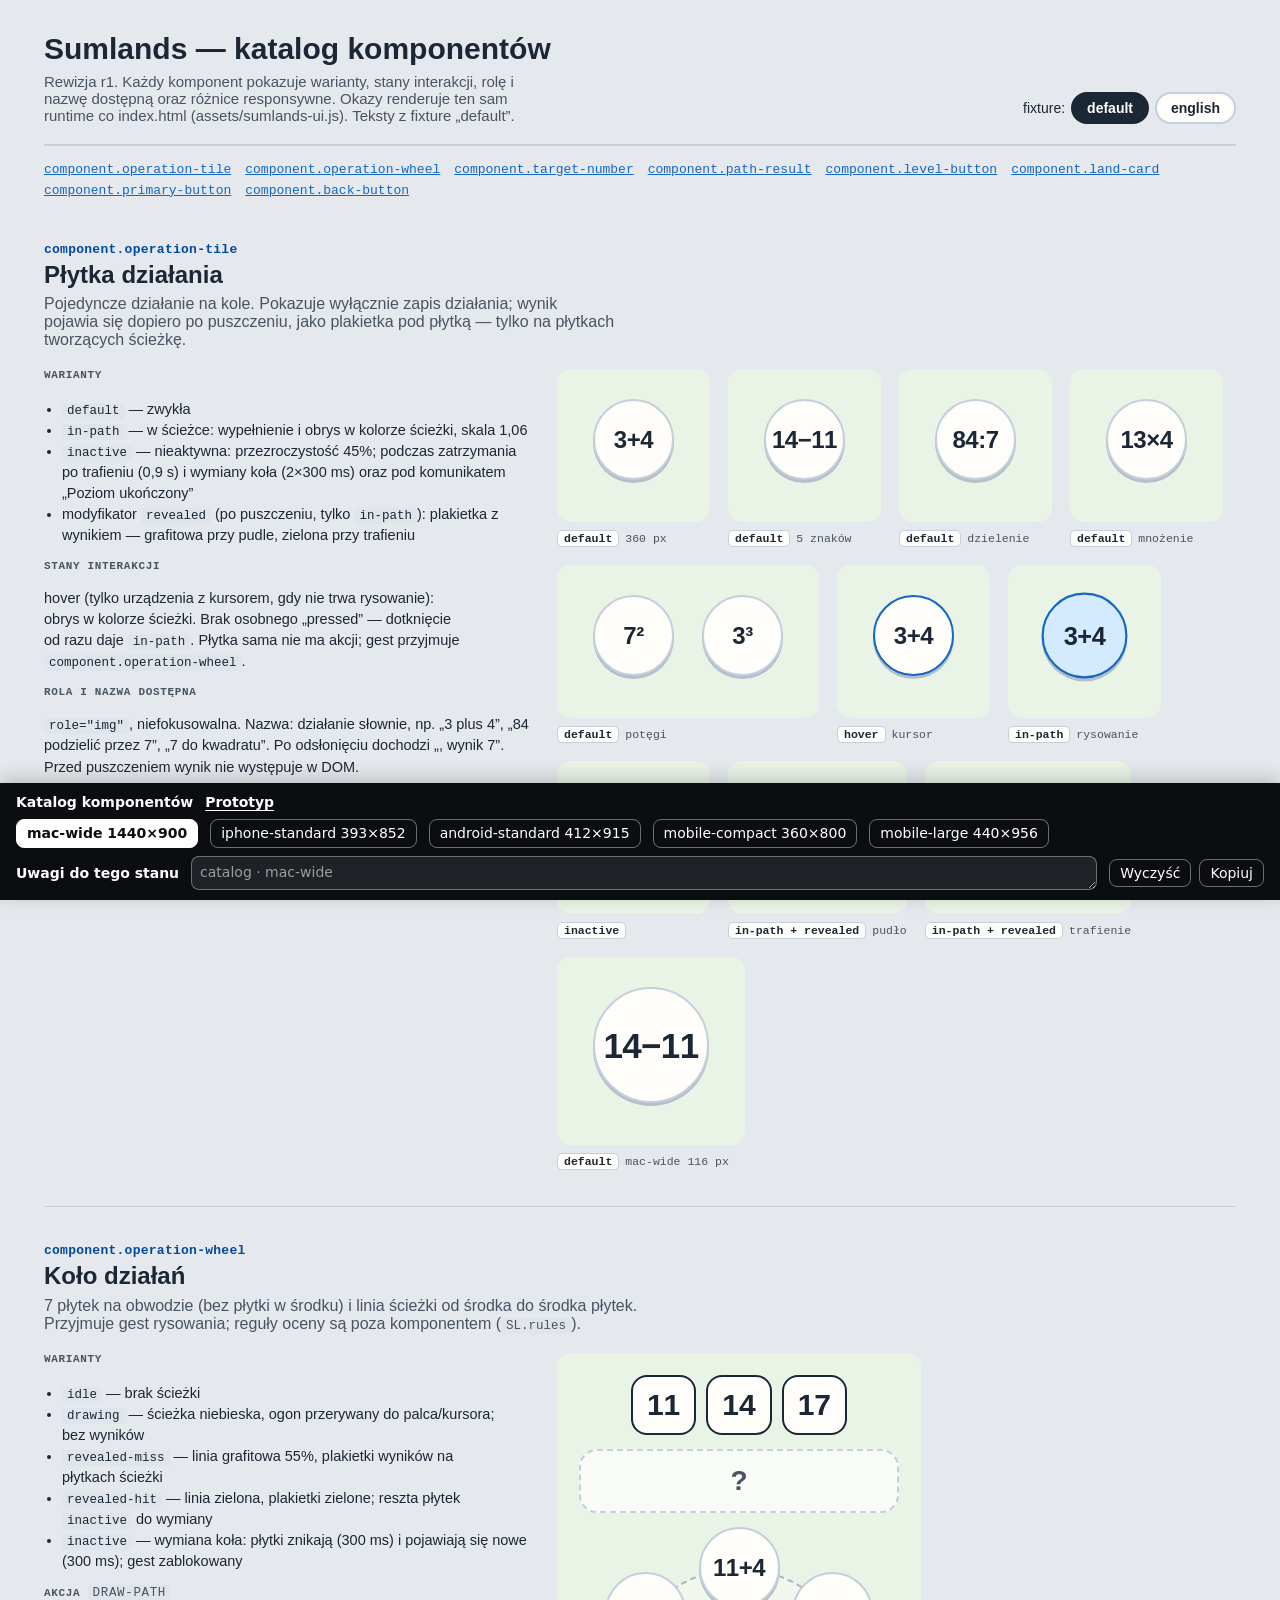
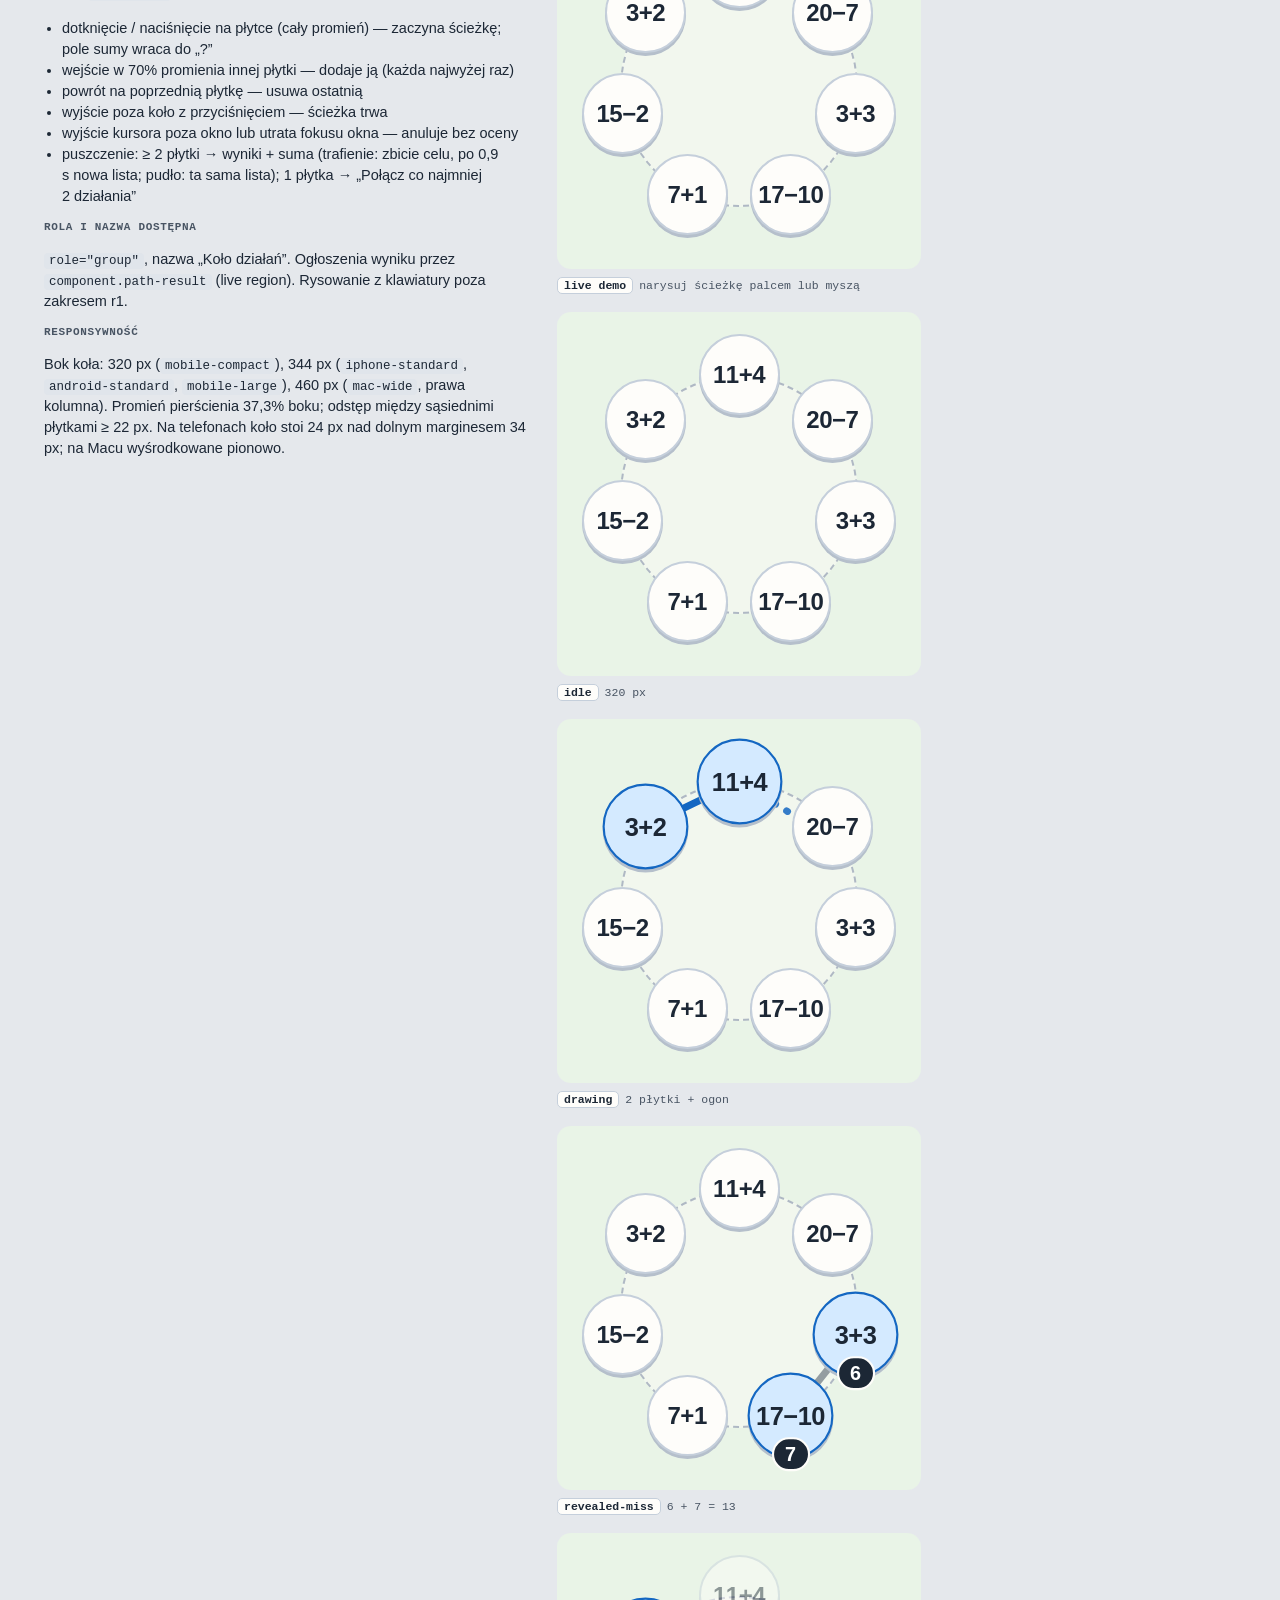
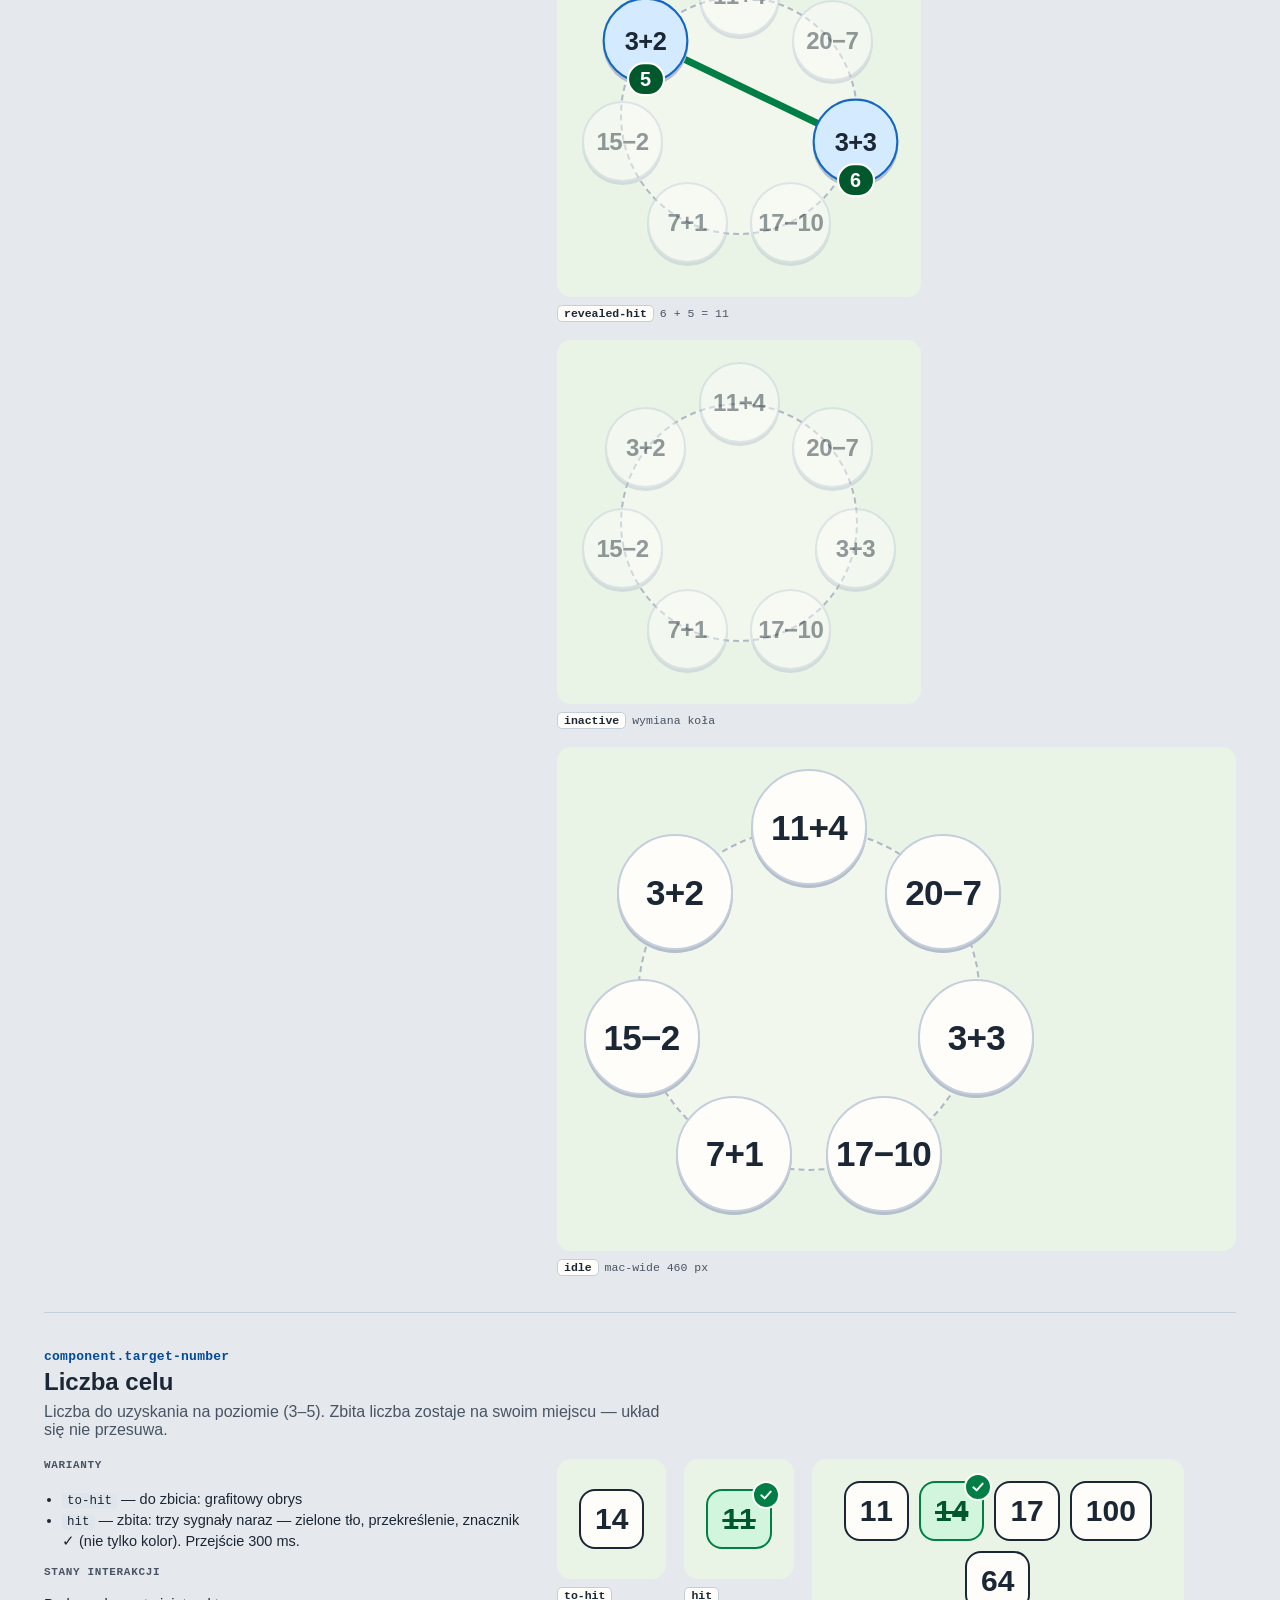
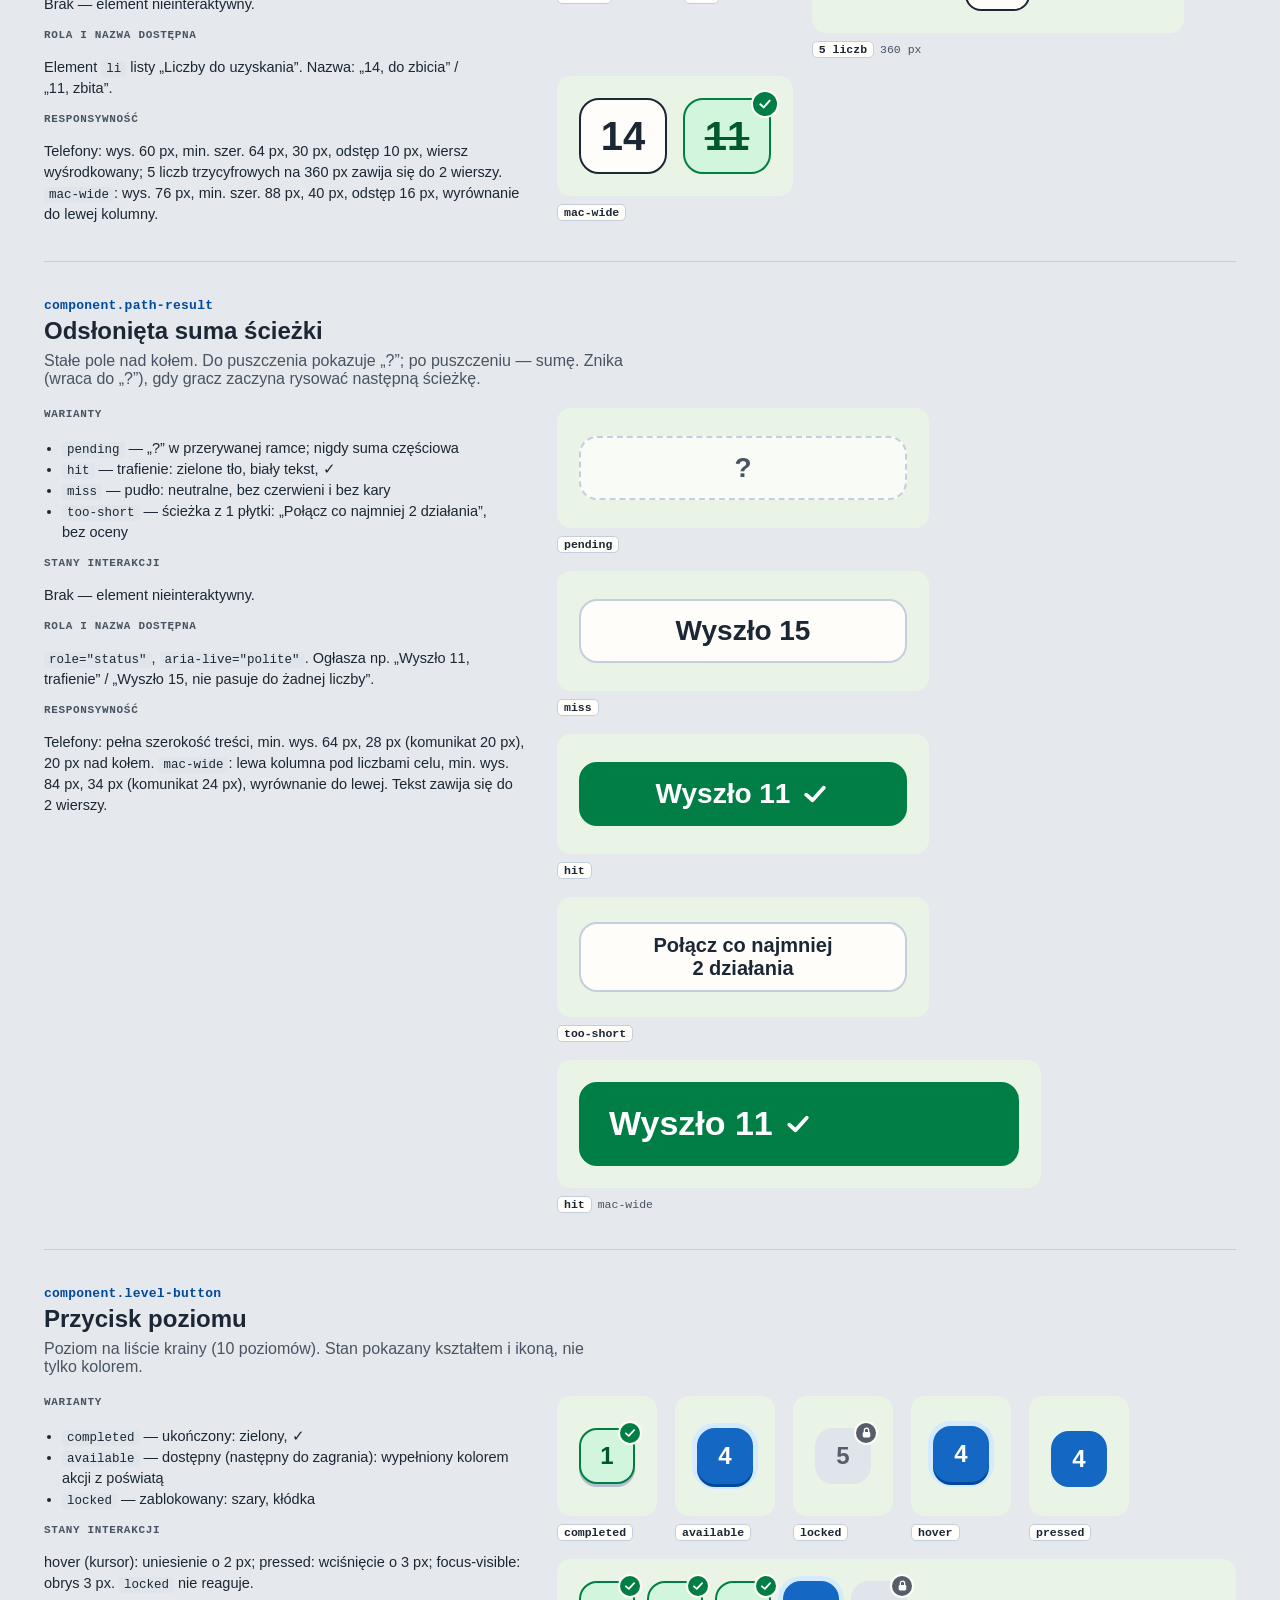
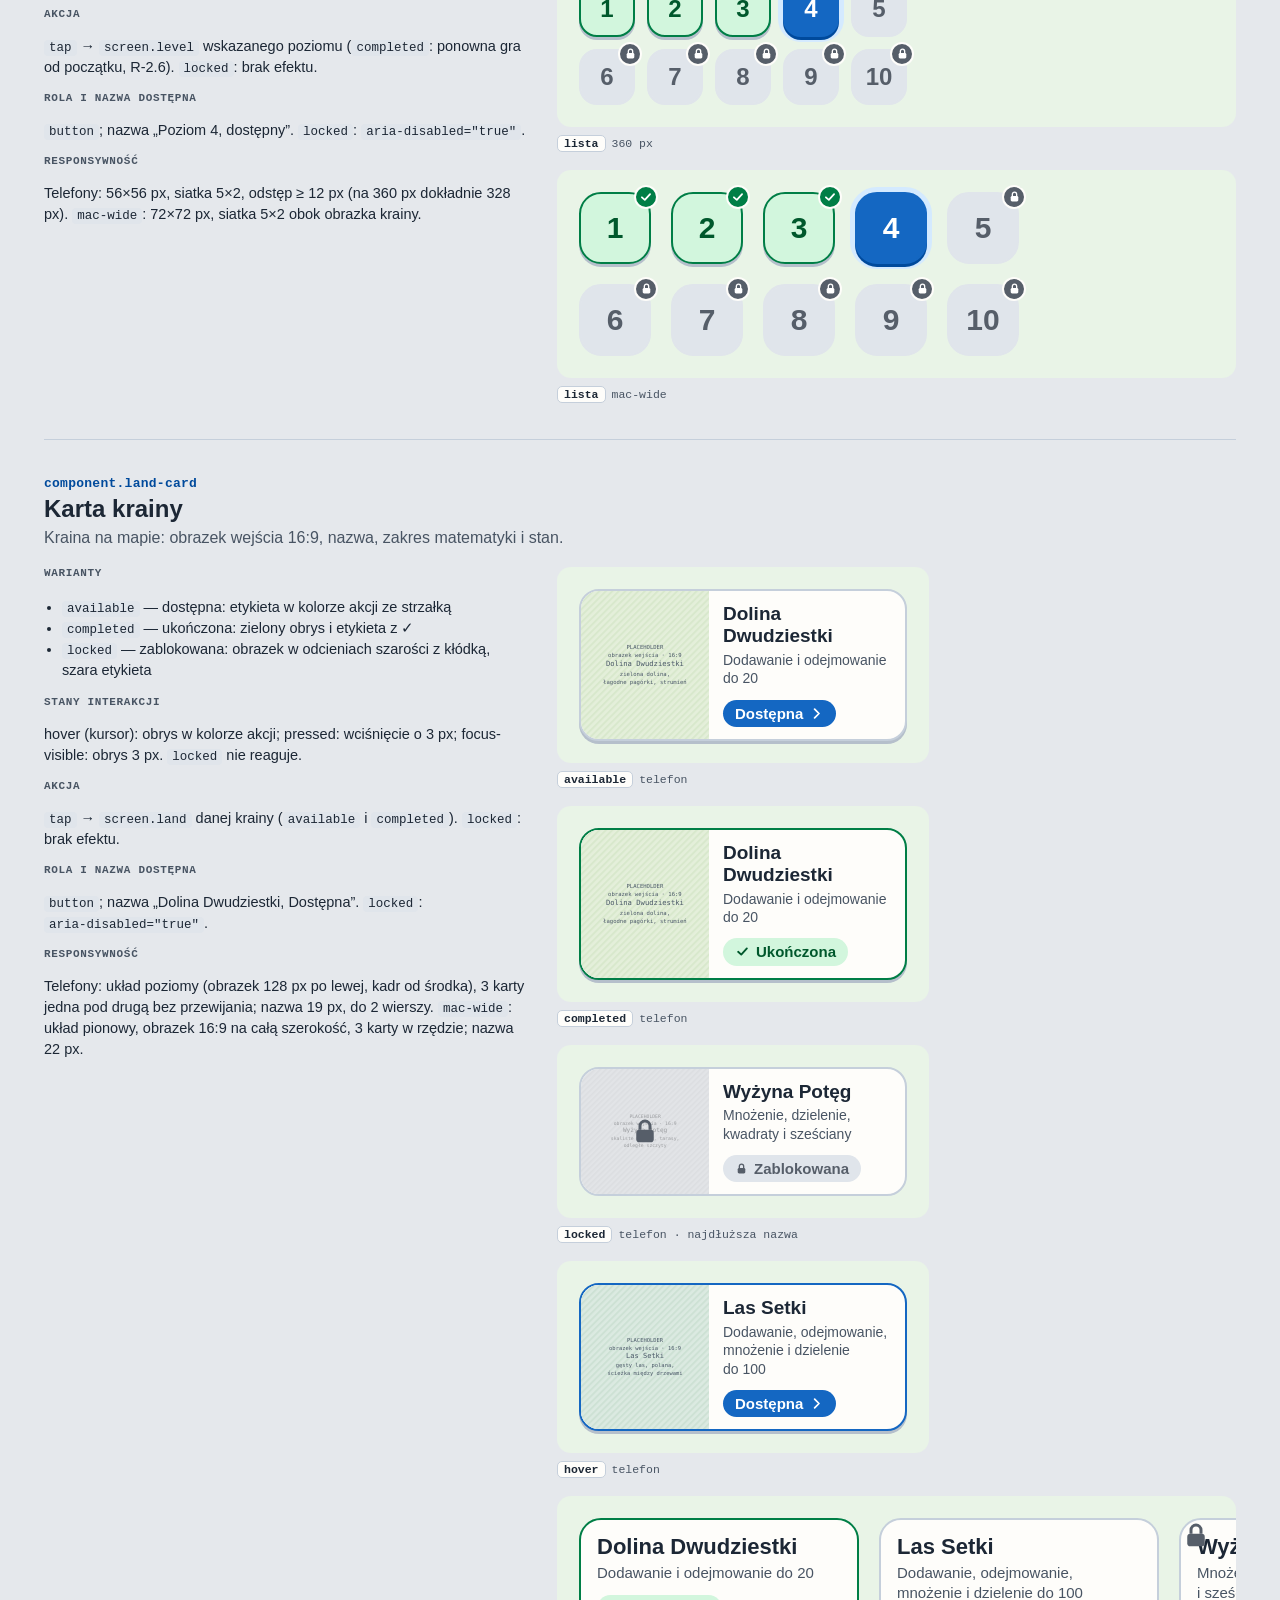
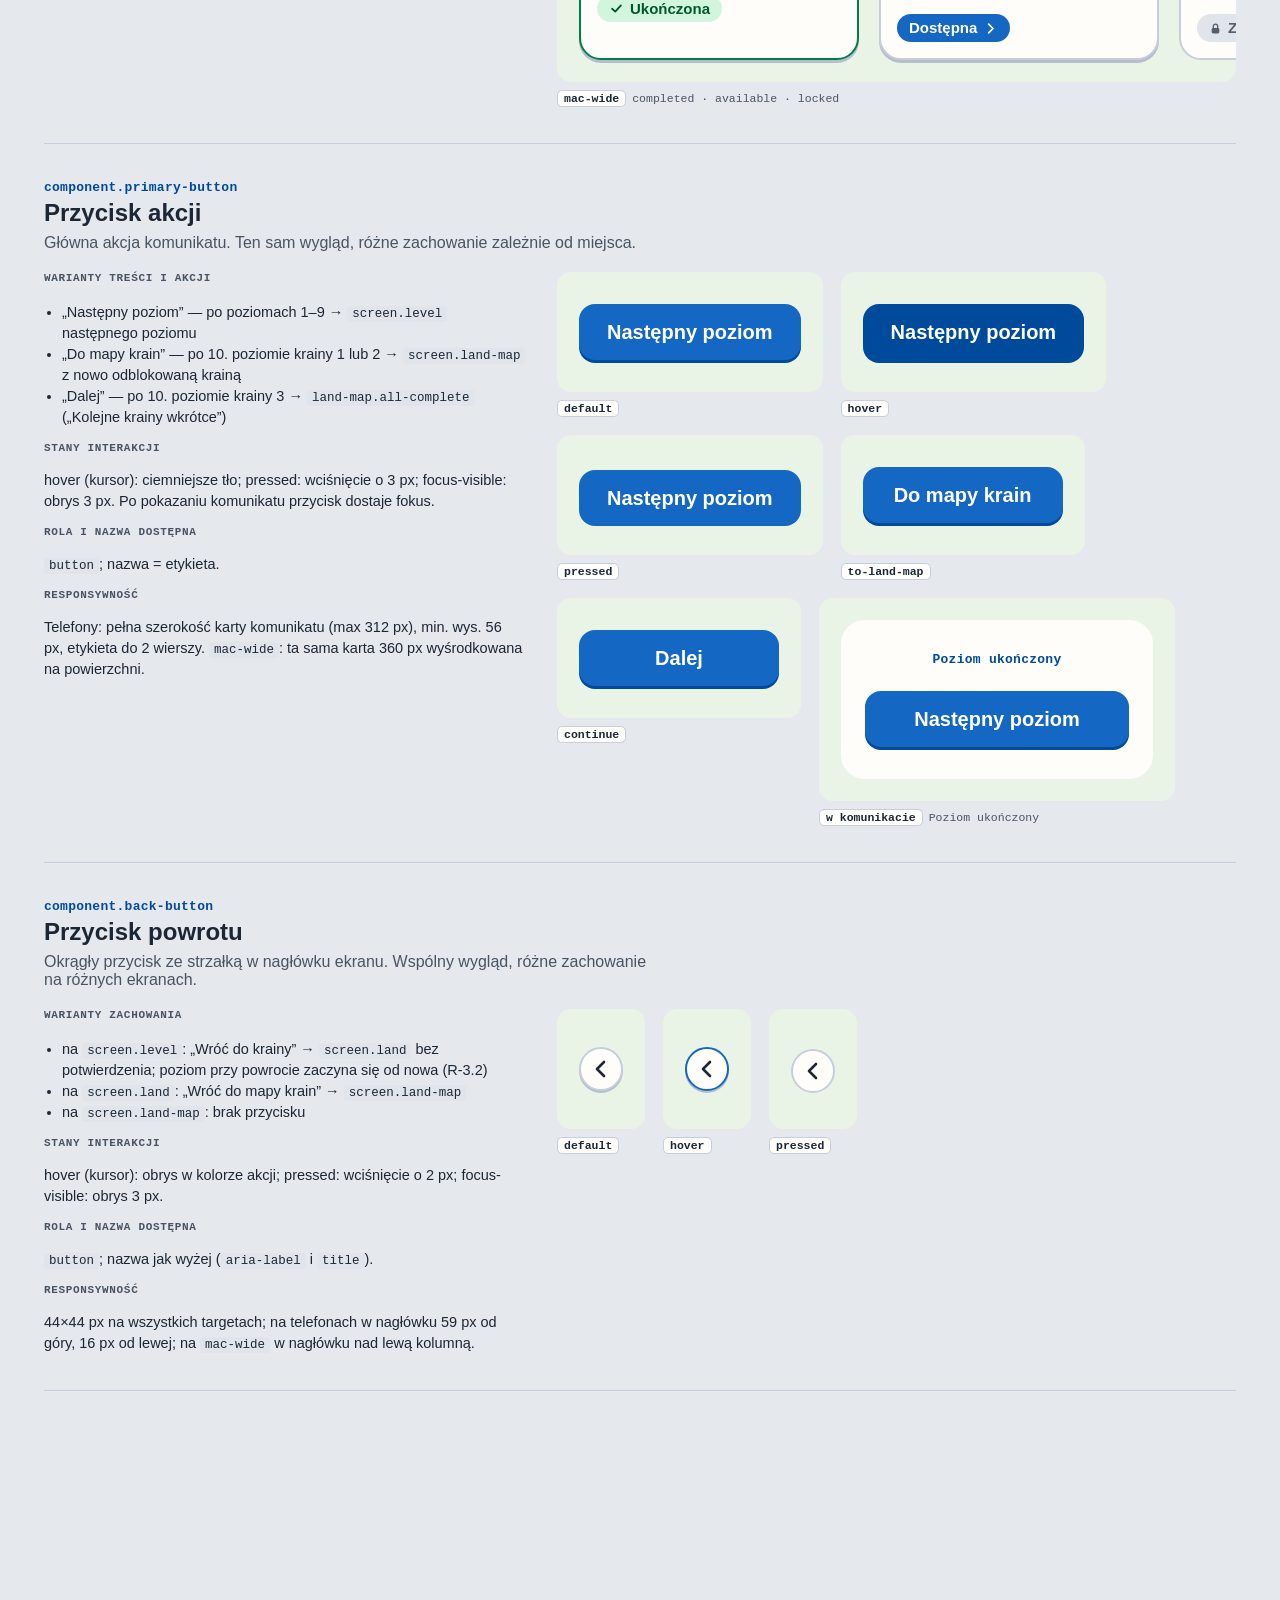
<file: sumlands/catalog.html>
<!doctype html>
<html lang="pl">
<head>
<meta charset="utf-8">
<meta name="viewport" content="width=device-width,initial-scale=1">
<title>Sumlands — katalog komponentów r1</title>
<link rel="stylesheet" href="assets/sumlands.css">
<script src="assets/sumlands-ui.js"></script>
<style>
body{margin:0;background:var(--paper)}
.sl-cat{box-sizing:border-box;max-width:1240px;margin:0 auto;padding:32px 24px 80px}
.sl-cat.is-framed{box-shadow:0 0 0 1px var(--line),0 8px 30px oklch(0.3 0.03 255 / .12);background:var(--paper)}
.sl-cat.is-narrow{padding:24px 8px 48px}
.sl-cat.is-narrow .cat-grid{grid-template-columns:minmax(0,1fr)}
.sl-cat.is-narrow .cat-spm-box{padding:12px}
body.cat-body{background:oklch(0.93 0.006 255)}
.cat-head{display:flex;flex-wrap:wrap;align-items:flex-end;justify-content:space-between;gap:16px;padding-bottom:20px;border-bottom:2px solid var(--line)}
.cat-head h1{margin:0;font-size:30px;line-height:1.15}
.cat-head p{margin:6px 0 0;color:var(--ink-2);font-size:15px;max-width:60ch;text-wrap:pretty}
.cat-tools{display:flex;gap:6px;align-items:center;font-size:14px}
.cat-tools button{font:inherit;font-weight:700;padding:6px 14px;border-radius:999px;border:2px solid var(--line);background:var(--card);color:var(--ink);cursor:pointer}
.cat-tools button[aria-pressed=true]{background:var(--ink);border-color:var(--ink);color:#fff}
.cat-toc{display:flex;flex-wrap:wrap;gap:6px 14px;margin:16px 0 8px;font:13px var(--mono)}
.cat-sec{padding:36px 0;border-bottom:1px solid var(--line);scroll-margin-top:12px}
.cat-sec h2{margin:0;font:700 13px var(--mono);color:var(--path-deep);letter-spacing:.02em}
.cat-sec h3{margin:4px 0 6px;font-size:24px;line-height:1.2}
.cat-sem{margin:0 0 20px;color:var(--ink-2);font-size:16px;max-width:70ch;text-wrap:pretty}
.cat-grid{display:grid;grid-template-columns:minmax(0,5fr) minmax(0,7fr);gap:28px;align-items:start}
@media (max-width:900px){.cat-grid{grid-template-columns:minmax(0,1fr)}}
.cat-spec{margin:0;display:grid;gap:14px;font-size:14.5px;line-height:1.45}
.cat-spec dt{font:700 11px var(--mono);text-transform:uppercase;letter-spacing:.06em;color:var(--ink-2)}
.cat-spec dd{margin:2px 0 0;text-wrap:pretty}
.cat-spec code,.cat-sem code{font:12.5px var(--mono);background:var(--muted);padding:1px 5px;border-radius:4px}
.cat-spec ul{margin:2px 0 0;padding-left:18px}
.cat-specimens{display:flex;flex-wrap:wrap;gap:18px}
.cat-spm{display:flex;flex-direction:column;gap:8px;min-width:0;max-width:100%}
.cat-spm-box{position:relative;max-width:100%;min-width:0;overflow-x:auto;display:flex;align-items:center;justify-content:center;padding:22px;border-radius:14px;background:oklch(0.955 0.02 140);min-height:120px}
.cat-spm-label{font:11.5px var(--mono);color:var(--ink-2);display:flex;gap:6px;flex-wrap:wrap;align-items:baseline}
.cat-spm-label b{font-weight:700;color:var(--ink);background:var(--card);border:1px solid var(--line);padding:1px 6px;border-radius:5px}
.cat-tilebox{position:relative}
.cat-wide{flex-basis:100%;width:100%}.cat-wide .cat-spm-box{width:100%;justify-content:flex-start}.cat-specimens{min-width:0}
.cat-demo-row{display:flex;flex-direction:column;gap:14px;align-items:center;width:100%}
.cat-demo-row .sl-targets{margin:0}
.cat-demo-row .sl-result{width:100%;max-width:328px}
</style>
</head>
<body class="cat-body">
<div class="sl-cat" id="cat"></div>
<script>
(async function () {
  'use strict';
  var h = SL.h, root = document.getElementById('cat');
  var fixtures;
  var manifest;
  try { fixtures = await (await fetch('assets/fixtures.json', { cache: 'no-store' })).json(); manifest = await (await fetch('prototype-manifest.json', { cache: 'no-store' })).json(); }
  catch (e) { root.append(h('div', { 'class': 'sl-error', role: 'alert' }, 'Nie można wczytać assets/fixtures.json lub prototype-manifest.json — uruchom przez lokalny serwer HTTP (README.md).')); return; }
  var lang = 'default';
  var cq = new URLSearchParams(location.search);
  var ctg = manifest.targets.filter(function (t) { return t.target_id === cq.get('target'); })[0] || manifest.targets.filter(function (t) { return t.target_id === 'mac-wide'; })[0] || manifest.targets[0];
  var cUrl = function (t) { var u = new URLSearchParams(); u.set('target', t); return '?' + u.toString(); };
  if (cq.get('target') !== ctg.target_id) history.replaceState(null, '', cUrl(ctg.target_id));
  root.style.maxWidth = Math.min(1240, ctg.width) + 'px';
  if (ctg.width < 1240) root.classList.add('is-framed');
  if (ctg.width < 900) root.classList.add('is-narrow');
  var cbar = SL.previewToolbar({
    catalogHref: cUrl(ctg.target_id), catalogCurrent: true,
    backHref: 'index.html?mode=user_preview&state=' + encodeURIComponent(manifest.states[0].state_id) + '&target=' + encodeURIComponent(ctg.target_id),
    targetId: ctg.target_id, noteStateId: 'catalog', targets: manifest.targets,
    onTarget: function (t) { location.search = cUrl(t); }
  });
  document.body.append(cbar);
  var cfit = function () { document.body.style.paddingBottom = cbar.offsetHeight + 'px'; };
  cfit(); window.addEventListener('resize', cfit);
  if (window.ResizeObserver) new ResizeObserver(cfit).observe(cbar);

  function spm(label, note, node, opts) {
    opts = opts || {};
    return h('div', { 'class': 'cat-spm' + (opts.wide ? ' cat-wide' : ''), 'data-catalog-variant': label },
      h('div', { 'class': 'cat-spm-box', style: opts.boxStyle || null }, node),
      h('div', { 'class': 'cat-spm-label' }, h('b', {}, label), note || null));
  }
  function spec(rows) {
    return h('dl', { 'class': 'cat-spec' }, rows.map(function (r) { return [h('dt', { html: r[0] }), h('dd', { html: r[1] })]; }));
  }
  function tileBox(op, size, o) {
    var g = SL.geom(size), pad = g.d + 28;
    var box = h('div', { 'class': 'cat-tilebox', style: { width: pad + 'px', height: pad + 'px', '--d': g.d + 'px', '--fs': g.fs + 'px' } });
    box.append(SL.tile(op, { elementId: o.elementId, variant: o.variant, revealed: o.revealed, demo: o.demo, loc: o.loc, strings: o.S, x: pad / 2, y: pad / 2 - 6 }));
    return box;
  }
  function section(id, title, sem, specRows, specimens) {
    return h('section', { 'class': 'cat-sec', id: id, 'data-catalog-component': id },
      h('h2', {}, id), h('h3', {}, title), h('p', { 'class': 'cat-sem', html: sem }),
      h('div', { 'class': 'cat-grid' }, spec(specRows), h('div', { 'class': 'cat-specimens' }, specimens)));
  }

  function render() {
    var fx = fixtures.fixtures[lang], S = fx.strings, loc = fx.locale, L = fx.lands;
    document.documentElement.lang = loc;
    var div = loc === 'pl' ? ':' : '÷';
    var w0 = fx.level.wheels['11,14,17'];
    root.replaceChildren();

    root.append(h('header', { 'class': 'cat-head' },
      h('div', {}, h('h1', {}, 'Sumlands — katalog komponentów'),
        h('p', {}, 'Rewizja r1. Każdy komponent pokazuje warianty, stany interakcji, rolę i nazwę dostępną oraz różnice responsywne. Okazy renderuje ten sam runtime co index.html (assets/sumlands-ui.js). Teksty z fixture „' + lang + '”.')),
      h('div', { 'class': 'cat-tools', 'data-prototype-tool': 'catalog-fixture' }, 'fixture:',
        ['default', 'english'].map(function (f) { return h('button', { type: 'button', 'aria-pressed': f === lang ? 'true' : 'false', onclick: function () { lang = f; render(); } }, f); }))));
    var ids = ['component.operation-tile', 'component.operation-wheel', 'component.target-number', 'component.path-result', 'component.level-button', 'component.land-card', 'component.primary-button', 'component.back-button'];
    root.append(h('nav', { 'class': 'cat-toc' }, ids.map(function (i) { return h('a', { href: '#' + i }, i); })));

    /* operation-tile */
    var ex = [{ label: '3+4', result: 7 }, { label: '14−11', result: 3 }, { label: '84' + div + '7', result: 12 }, { label: '13×4', result: 52 }, { label: '7²', result: 49 }, { label: '3³', result: 27 }];
    root.append(section('component.operation-tile', 'Płytka działania',
      'Pojedyncze działanie na kole. Pokazuje wyłącznie zapis działania; wynik pojawia się dopiero po puszczeniu, jako plakietka pod płytką — tylko na płytkach tworzących ścieżkę.',
      [['Warianty', '<ul><li><code>default</code> — zwykła</li><li><code>in-path</code> — w ścieżce: wypełnienie i obrys w kolorze ścieżki, skala 1,06</li><li><code>inactive</code> — nieaktywna: przezroczystość 45%; podczas zatrzymania po trafieniu (0,9 s) i wymiany koła (2×300 ms) oraz pod komunikatem „' + S.level_complete + '”</li><li>modyfikator <code>revealed</code> (po puszczeniu, tylko <code>in-path</code>): plakietka z wynikiem — grafitowa przy pudle, zielona przy trafieniu</li></ul>'],
       ['Stany interakcji', 'hover (tylko urządzenia z kursorem, gdy nie trwa rysowanie): obrys w kolorze ścieżki. Brak osobnego „pressed” — dotknięcie od razu daje <code>in-path</code>. Płytka sama nie ma akcji; gest przyjmuje <code>component.operation-wheel</code>.'],
       ['Rola i nazwa dostępna', '<code>role="img"</code>, niefokusowalna. Nazwa: działanie słownie, np. „' + SL.speak('3+4', loc) + '”, „' + SL.speak('84' + div + '7', loc) + '”, „' + SL.speak('7²', loc) + '”. Po odsłonięciu dochodzi „, ' + SL.fmt(S.tile_result_sr, { n: 7 }) + '”. Przed puszczeniem wynik nie występuje w DOM.'],
       ['Responsywność', 'Średnica = 25,3% boku koła: 81 px na <code>mobile-compact</code>, 87 px na pozostałych telefonach, 116 px na <code>mac-wide</code>. Tekst max(24 px, 30% średnicy): 24 / 26 / 35 px. Najdłuższy zapis to 5 znaków (<code>14−11</code>). Dzielenie: „:” w PL, „÷” w EN.']],
      [spm('default', '360 px', tileBox(ex[0], 320, { elementId: 'catalog.tile.default', loc: loc, S: S })),
       spm('default', '5 znaków', tileBox(ex[1], 320, { elementId: 'catalog.tile.long', loc: loc, S: S })),
       spm('default', 'dzielenie', tileBox(ex[2], 320, { elementId: 'catalog.tile.div', loc: loc, S: S })),
       spm('default', 'mnożenie', tileBox(ex[3], 320, { elementId: 'catalog.tile.mul', loc: loc, S: S })),
       spm('default', 'potęgi', h('div', { style: { display: 'flex' } }, tileBox(ex[4], 320, { elementId: 'catalog.tile.sq', loc: loc, S: S }), tileBox(ex[5], 320, { elementId: 'catalog.tile.cube', loc: loc, S: S }))),
       spm('hover', 'kursor', tileBox(ex[0], 320, { elementId: 'catalog.tile.hover', demo: 'hover', loc: loc, S: S })),
       spm('in-path', 'rysowanie', tileBox(ex[0], 320, { elementId: 'catalog.tile.in-path', variant: 'in-path', loc: loc, S: S })),
       spm('inactive', '', tileBox(ex[0], 320, { elementId: 'catalog.tile.inactive', variant: 'inactive', loc: loc, S: S })),
       spm('in-path + revealed', 'pudło', tileBox(ex[0], 320, { elementId: 'catalog.tile.revealed-miss', variant: 'in-path', revealed: 'miss', loc: loc, S: S })),
       spm('in-path + revealed', 'trafienie', tileBox(ex[0], 320, { elementId: 'catalog.tile.revealed-hit', variant: 'in-path', revealed: 'hit', loc: loc, S: S })),
       spm('default', 'mac-wide 116 px', tileBox(ex[1], 460, { elementId: 'catalog.tile.wide', loc: loc, S: S }))]));

    /* operation-wheel */
    function wheel(size, init, id, interactive, extra) {
      var o = { ops: w0, size: size, loc: loc, strings: S, elementId: id, elementPrefix: id + '.', initial: init, interactive: !!interactive };
      Object.keys(extra || {}).forEach(function (k) { o[k] = extra[k]; });
      return SL.createWheel(o);
    }
    var g320 = SL.geom(320);
    var tailPt = { x: (g320.centers[0].x + g320.centers[1].x) / 2 + 6, y: (g320.centers[0].y + g320.centers[1].y) / 2 + 10 };
    var demoTargets = fx.level.targets.map(function (v, i) { return SL.target({ value: v, elementId: 'catalog.demo.target-' + (i + 1), strings: S }); });
    var demoResult = SL.pathResult({ elementId: 'catalog.demo.result', strings: S });
    var demoRemaining = fx.level.targets.slice();
    var demo = wheel(320, {}, 'catalog.demo.wheel', true, {
      interactionId: 'interaction.catalog.draw-path', action: 'draw-path', expected: 'jak interaction.level.draw-path; demo bez wymiany koła',
      onStart: function () { SL.setResult(demoResult, 'pending', null, S); },
      onRelease: function (path) {
        if (!path.length) return;
        var r = SL.rules.evaluate(w0, path, demoRemaining);
        if (r.kind === 'too-short') { demo.set({ path: [], revealed: false }); SL.setResult(demoResult, 'too-short', null, S); return; }
        demo.set({ revealed: r.kind }); SL.setResult(demoResult, r.kind, r.sum, S);
      }
    });
    root.append(section('component.operation-wheel', 'Koło działań',
      '7 płytek na obwodzie (bez płytki w środku) i linia ścieżki od środka do środka płytek. Przyjmuje gest rysowania; reguły oceny są poza komponentem (<code>SL.rules</code>).',
      [['Warianty', '<ul><li><code>idle</code> — brak ścieżki</li><li><code>drawing</code> — ścieżka niebieska, ogon przerywany do palca/kursora; bez wyników</li><li><code>revealed-miss</code> — linia grafitowa 55%, plakietki wyników na płytkach ścieżki</li><li><code>revealed-hit</code> — linia zielona, plakietki zielone; reszta płytek <code>inactive</code> do wymiany</li><li><code>inactive</code> — wymiana koła: płytki znikają (300 ms) i pojawiają się nowe (300 ms); gest zablokowany</li></ul>'],
       ['Akcja <code>draw-path</code>', '<ul><li>dotknięcie / naciśnięcie na płytce (cały promień) — zaczyna ścieżkę; pole sumy wraca do „?”</li><li>wejście w 70% promienia innej płytki — dodaje ją (każda najwyżej raz)</li><li>powrót na poprzednią płytkę — usuwa ostatnią</li><li>wyjście poza koło z przyciśnięciem — ścieżka trwa</li><li>wyjście kursora poza okno lub utrata fokusu okna — anuluje bez oceny</li><li>puszczenie: ≥ 2 płytki → wyniki + suma (trafienie: zbicie celu, po 0,9 s nowa lista; pudło: ta sama lista); 1 płytka → „' + S.too_short + '”</li></ul>'],
       ['Rola i nazwa dostępna', '<code>role="group"</code>, nazwa „' + S.wheel_label + '”. Ogłoszenia wyniku przez <code>component.path-result</code> (live region). Rysowanie z klawiatury poza zakresem r1.'],
       ['Responsywność', 'Bok koła: 320 px (<code>mobile-compact</code>), 344 px (<code>iphone-standard</code>, <code>android-standard</code>, <code>mobile-large</code>), 460 px (<code>mac-wide</code>, prawa kolumna). Promień pierścienia 37,3% boku; odstęp między sąsiednimi płytkami ≥ 22 px. Na telefonach koło stoi 24 px nad dolnym marginesem 34 px; na Macu wyśrodkowane pionowo.']],
      [spm('live demo', 'narysuj ścieżkę palcem lub myszą', h('div', { 'class': 'cat-demo-row' }, h('ul', { 'class': 'sl-targets', 'aria-label': S.targets_label }, demoTargets), demoResult, demo.el), { wide: false }),
       spm('idle', '320 px', wheel(320, {}, 'catalog.wheel.idle').el),
       spm('drawing', '2 płytki + ogon', wheel(320, { path: [6, 0], tail: tailPt }, 'catalog.wheel.drawing').el),
       spm('revealed-miss', '6 + 7 = 13', wheel(320, { path: [2, 3], revealed: 'miss' }, 'catalog.wheel.miss').el),
       spm('revealed-hit', '6 + 5 = 11', wheel(320, { path: [2, 6], revealed: 'hit', inactive: true }, 'catalog.wheel.hit').el),
       spm('inactive', 'wymiana koła', wheel(320, { inactive: true }, 'catalog.wheel.inactive').el),
       spm('idle', 'mac-wide 460 px', wheel(460, {}, 'catalog.wheel.wide').el, { wide: true })]));

    /* target-number */
    function tlist(items, wide) {
      var ul = h('ul', { 'class': 'sl-targets', 'aria-label': S.targets_label, style: { margin: 0 } }, items);
      return wide ? h('div', { 'class': 'sl-wide', style: { display: 'contents' } }, ul) : ul;
    }
    root.append(section('component.target-number', 'Liczba celu',
      'Liczba do uzyskania na poziomie (3–5). Zbita liczba zostaje na swoim miejscu — układ się nie przesuwa.',
      [['Warianty', '<ul><li><code>to-hit</code> — do zbicia: grafitowy obrys</li><li><code>hit</code> — zbita: trzy sygnały naraz — zielone tło, przekreślenie, znacznik ✓ (nie tylko kolor). Przejście 300 ms.</li></ul>'],
       ['Stany interakcji', 'Brak — element nieinteraktywny.'],
       ['Rola i nazwa dostępna', 'Element <code>li</code> listy „' + S.targets_label + '”. Nazwa: „' + SL.fmt(S.target_to_hit, { n: 14 }) + '” / „' + SL.fmt(S.target_hit, { n: 11 }) + '”.'],
       ['Responsywność', 'Telefony: wys. 60 px, min. szer. 64 px, 30 px, odstęp 10 px, wiersz wyśrodkowany; 5 liczb trzycyfrowych na 360 px zawija się do 2 wierszy. <code>mac-wide</code>: wys. 76 px, min. szer. 88 px, 40 px, odstęp 16 px, wyrównanie do lewej kolumny.']],
      [spm('to-hit', '', tlist([SL.target({ value: 14, elementId: 'catalog.target.to-hit', strings: S })])),
       spm('hit', '', tlist([SL.target({ value: 11, variant: 'hit', elementId: 'catalog.target.hit', strings: S })])),
       spm('5 liczb', '360 px', h('div', { style: { width: '328px' } }, tlist([11, 14, 17, 100, 64].map(function (v, i) { return SL.target({ value: v, variant: i === 1 ? 'hit' : 'to-hit', elementId: 'catalog.target.row-' + i, strings: S }); })))),
       spm('mac-wide', '', tlist([SL.target({ value: 14, elementId: 'catalog.target.wide', strings: S }), SL.target({ value: 11, variant: 'hit', elementId: 'catalog.target.wide-hit', strings: S })], true))]));

    /* path-result */
    function res(v, sum, id, wide) {
      var el = SL.pathResult({ elementId: id, variant: v, sum: sum, strings: S });
      var w = h('div', { style: { width: wide ? '440px' : '328px' } }, el);
      return wide ? h('div', { 'class': 'sl-wide', style: { display: 'contents' } }, w) : w;
    }
    root.append(section('component.path-result', 'Odsłonięta suma ścieżki',
      'Stałe pole nad kołem. Do puszczenia pokazuje „?”; po puszczeniu — sumę. Znika (wraca do „?”), gdy gracz zaczyna rysować następną ścieżkę.',
      [['Warianty', '<ul><li><code>pending</code> — „?” w przerywanej ramce; nigdy suma częściowa</li><li><code>hit</code> — trafienie: zielone tło, biały tekst, ✓</li><li><code>miss</code> — pudło: neutralne, bez czerwieni i bez kary</li><li><code>too-short</code> — ścieżka z 1 płytki: „' + S.too_short + '”, bez oceny</li></ul>'],
       ['Stany interakcji', 'Brak — element nieinteraktywny.'],
       ['Rola i nazwa dostępna', '<code>role="status"</code>, <code>aria-live="polite"</code>. Ogłasza np. „' + SL.fmt(S.result_value, { n: 11 }) + ', ' + S.result_hit_sr + '” / „' + SL.fmt(S.result_value, { n: 15 }) + ', ' + S.result_miss_sr + '”.'],
       ['Responsywność', 'Telefony: pełna szerokość treści, min. wys. 64 px, 28 px (komunikat 20 px), 20 px nad kołem. <code>mac-wide</code>: lewa kolumna pod liczbami celu, min. wys. 84 px, 34 px (komunikat 24 px), wyrównanie do lewej. Tekst zawija się do 2 wierszy.']],
      [spm('pending', '', res('pending', null, 'catalog.result.pending')),
       spm('miss', '', res('miss', 15, 'catalog.result.miss')),
       spm('hit', '', res('hit', 11, 'catalog.result.hit')),
       spm('too-short', '', res('too-short', null, 'catalog.result.too-short')),
       spm('hit', 'mac-wide', res('hit', 11, 'catalog.result.wide', true))]));

    /* level-button */
    function lvRow(wide) {
      var vs = ['completed', 'completed', 'completed', 'available', 'locked', 'locked', 'locked', 'locked', 'locked', 'locked'];
      var grid = h('div', { style: { display: 'grid', gridTemplateColumns: 'repeat(5,' + (wide ? 72 : 56) + 'px)', gap: (wide ? 20 : 12) + 'px', justifyContent: 'space-between', width: wide ? 'auto' : '328px' } },
        vs.map(function (v, i) { return SL.levelButton({ n: i + 1, variant: v, wide: wide, strings: S, elementId: 'catalog.level' + (wide ? '-wide' : '') + '.' + (i + 1) }); }));
      return grid;
    }
    root.append(section('component.level-button', 'Przycisk poziomu',
      'Poziom na liście krainy (10 poziomów). Stan pokazany kształtem i ikoną, nie tylko kolorem.',
      [['Warianty', '<ul><li><code>completed</code> — ukończony: zielony, ✓</li><li><code>available</code> — dostępny (następny do zagrania): wypełniony kolorem akcji z poświatą</li><li><code>locked</code> — zablokowany: szary, kłódka</li></ul>'],
       ['Stany interakcji', 'hover (kursor): uniesienie o 2 px; pressed: wciśnięcie o 3 px; focus-visible: obrys 3 px. <code>locked</code> nie reaguje.'],
       ['Akcja', '<code>tap</code> → <code>screen.level</code> wskazanego poziomu (<code>completed</code>: ponowna gra od początku, R-2.6). <code>locked</code>: brak efektu.'],
       ['Rola i nazwa dostępna', '<code>button</code>; nazwa „' + SL.fmt(S.level_button_sr, { n: 4, status: S.level_status_open }) + '”. <code>locked</code>: <code>aria-disabled="true"</code>.'],
       ['Responsywność', 'Telefony: 56×56 px, siatka 5×2, odstęp ≥ 12 px (na 360 px dokładnie 328 px). <code>mac-wide</code>: 72×72 px, siatka 5×2 obok obrazka krainy.']],
      [spm('completed', '', SL.levelButton({ n: 1, variant: 'completed', strings: S, elementId: 'catalog.level.completed' })),
       spm('available', '', SL.levelButton({ n: 4, variant: 'available', strings: S, elementId: 'catalog.level.available' })),
       spm('locked', '', SL.levelButton({ n: 5, variant: 'locked', strings: S, elementId: 'catalog.level.locked' })),
       spm('hover', '', SL.levelButton({ n: 4, variant: 'available', demo: 'hover', strings: S, elementId: 'catalog.level.hover' })),
       spm('pressed', '', SL.levelButton({ n: 4, variant: 'available', demo: 'pressed', strings: S, elementId: 'catalog.level.pressed' })),
       spm('lista', '360 px', lvRow(false), { wide: true }),
       spm('lista', 'mac-wide', lvRow(true), { wide: true })]));

    /* land-card */
    function card(i, v, layout, id, demo) { return SL.landCard({ land: L[i], variant: v, layout: layout, demo: demo, strings: S, elementId: id }); }
    root.append(section('component.land-card', 'Karta krainy',
      'Kraina na mapie: obrazek wejścia 16:9, nazwa, zakres matematyki i stan.',
      [['Warianty', '<ul><li><code>available</code> — dostępna: etykieta w kolorze akcji ze strzałką</li><li><code>completed</code> — ukończona: zielony obrys i etykieta z ✓</li><li><code>locked</code> — zablokowana: obrazek w odcieniach szarości z kłódką, szara etykieta</li></ul>'],
       ['Stany interakcji', 'hover (kursor): obrys w kolorze akcji; pressed: wciśnięcie o 3 px; focus-visible: obrys 3 px. <code>locked</code> nie reaguje.'],
       ['Akcja', '<code>tap</code> → <code>screen.land</code> danej krainy (<code>available</code> i <code>completed</code>). <code>locked</code>: brak efektu.'],
       ['Rola i nazwa dostępna', '<code>button</code>; nazwa „' + SL.fmt(S.land_card_sr, { name: L[0].name, status: S.land_status_open }) + '”. <code>locked</code>: <code>aria-disabled="true"</code>.'],
       ['Responsywność', 'Telefony: układ poziomy (obrazek 128 px po lewej, kadr od środka), 3 karty jedna pod drugą bez przewijania; nazwa 19 px, do 2 wierszy. <code>mac-wide</code>: układ pionowy, obrazek 16:9 na całą szerokość, 3 karty w rzędzie; nazwa 22 px.']],
      [spm('available', 'telefon', h('div', { style: { width: '328px' } }, card(0, 'available', 'row', 'catalog.land.available'))),
       spm('completed', 'telefon', h('div', { style: { width: '328px' } }, card(0, 'completed', 'row', 'catalog.land.completed'))),
       spm('locked', 'telefon · najdłuższa nazwa', h('div', { style: { width: '328px' } }, card(2, 'locked', 'row', 'catalog.land.locked'))),
       spm('hover', 'telefon', h('div', { style: { width: '328px' } }, card(1, 'available', 'row', 'catalog.land.hover', 'hover'))),
       spm('mac-wide', 'completed · available · locked', h('div', { style: { display: 'grid', gridTemplateColumns: 'repeat(3, 280px)', gap: '20px' } }, card(0, 'completed', 'column', 'catalog.land.wide-1'), card(1, 'available', 'column', 'catalog.land.wide-2'), card(2, 'locked', 'column', 'catalog.land.wide-3')), { wide: true })]));

    /* primary-button */
    root.append(section('component.primary-button', 'Przycisk akcji',
      'Główna akcja komunikatu. Ten sam wygląd, różne zachowanie zależnie od miejsca.',
      [['Warianty treści i akcji', '<ul><li>„' + S.next_level + '” — po poziomach 1–9 → <code>screen.level</code> następnego poziomu</li><li>„' + S.to_land_map + '” — po 10. poziomie krainy 1 lub 2 → <code>screen.land-map</code> z nowo odblokowaną krainą</li><li>„' + S.continue + '” — po 10. poziomie krainy 3 → <code>land-map.all-complete</code> („' + S.coming_soon + '”)</li></ul>'],
       ['Stany interakcji', 'hover (kursor): ciemniejsze tło; pressed: wciśnięcie o 3 px; focus-visible: obrys 3 px. Po pokazaniu komunikatu przycisk dostaje fokus.'],
       ['Rola i nazwa dostępna', '<code>button</code>; nazwa = etykieta.'],
       ['Responsywność', 'Telefony: pełna szerokość karty komunikatu (max 312 px), min. wys. 56 px, etykieta do 2 wierszy. <code>mac-wide</code>: ta sama karta 360 px wyśrodkowana na powierzchni.']],
      [spm('default', '', SL.primaryButton({ label: S.next_level, elementId: 'catalog.primary.default' })),
       spm('hover', '', SL.primaryButton({ label: S.next_level, demo: 'hover', elementId: 'catalog.primary.hover' })),
       spm('pressed', '', SL.primaryButton({ label: S.next_level, demo: 'pressed', elementId: 'catalog.primary.pressed' })),
       spm('to-land-map', '', SL.primaryButton({ label: S.to_land_map, elementId: 'catalog.primary.map' })),
       spm('continue', '', SL.primaryButton({ label: S.continue, elementId: 'catalog.primary.continue' })),
       spm('w komunikacie', S.level_complete, h('div', { 'class': 'sl-complete-card', style: { width: '312px', boxShadow: 'none' } }, h('h2', {}, S.level_complete), SL.primaryButton({ label: S.next_level, elementId: 'catalog.primary.in-panel' })))]));

    /* back-button */
    root.append(section('component.back-button', 'Przycisk powrotu',
      'Okrągły przycisk ze strzałką w nagłówku ekranu. Wspólny wygląd, różne zachowanie na różnych ekranach.',
      [['Warianty zachowania', '<ul><li>na <code>screen.level</code>: „' + S.back_to_land + '” → <code>screen.land</code> bez potwierdzenia; poziom przy powrocie zaczyna się od nowa (R-3.2)</li><li>na <code>screen.land</code>: „' + S.back_to_map + '” → <code>screen.land-map</code></li><li>na <code>screen.land-map</code>: brak przycisku</li></ul>'],
       ['Stany interakcji', 'hover (kursor): obrys w kolorze akcji; pressed: wciśnięcie o 2 px; focus-visible: obrys 3 px.'],
       ['Rola i nazwa dostępna', '<code>button</code>; nazwa jak wyżej (<code>aria-label</code> i <code>title</code>).'],
       ['Responsywność', '44×44 px na wszystkich targetach; na telefonach w nagłówku 59 px od góry, 16 px od lewej; na <code>mac-wide</code> w nagłówku nad lewą kolumną.']],
      [spm('default', '', SL.backButton({ label: S.back_to_land, elementId: 'catalog.back.default' })),
       spm('hover', '', SL.backButton({ label: S.back_to_land, demo: 'hover', elementId: 'catalog.back.hover' })),
       spm('pressed', '', SL.backButton({ label: S.back_to_land, demo: 'pressed', elementId: 'catalog.back.pressed' }))]));
  }
  render();
})();
</script>
</body>
</html>
</file>
<file: bloomgrid/assets/bloomgrid.css>
/* Bloomgrid r3 — style prototypu (index.html i catalog.html). Jeden jasny wygląd niezależnie od trybu ciemnego systemu (Q32, Q101).
   r3: grafika rastrowa z generatora (assets/img/*.webp, pochodzenie w assets/generated/*.json i assets/img/derived.json).
   Układ (położenia i rozmiary) bez zmian względem r2; zmienia się tylko wygląd (Q96, Q102). */
:root{
  color-scheme:light;
  --font:ui-rounded,"SF Pro Rounded","Nunito","Segoe UI Variable Display","Segoe UI",system-ui,-apple-system,Roboto,sans-serif;
  --mono:ui-monospace,"SF Mono",Menlo,Consolas,monospace;
  --ink:#2A1C10; --ink-2:#5A4630; --paper:#FFF6E2; --card:#FFFFFF; --line:#DCD6C2;
  --plaque:rgba(255,246,226,.92);
  --green:#2E6B3A; --green-d:#123F14; --green-l:#E3F0D8;
  --soil:#5E321B; --empty:#2F140B;
  /* Lico klocka (mediana obrazu, do pomiarów i okazów): */
  --c-poppy:#D44624; --c-sun:#F4BB3D; --c-leaf:#22A663; --c-drop:#3C74C3; --c-berry:#E1339C;
  --hl:#FFF1B8; --line-dark:#1A1008; --danger:#7A1E0E; --focus:#1F5FBF;
}
*{box-sizing:border-box}
.bg-sr{position:absolute;width:1px;height:1px;margin:-1px;padding:0;overflow:hidden;clip:rect(0 0 0 0);white-space:nowrap;border:0}

/* Strona podglądu i capture */
body.bg-page{margin:0;background:#E4E2DA;font-family:var(--font);color:var(--ink)}
body.bg-capture{margin:0;background:#fff;overflow:hidden}
.bg-preview{display:flex;flex-direction:column;align-items:center;padding:16px}
.bg-stage-box{position:relative;flex:none;box-shadow:0 8px 30px rgba(40,34,20,.2);border-radius:6px;overflow:hidden}
.bg-stage{transform-origin:0 0;position:absolute;left:0;top:0}
.bg-toast{position:fixed;left:50%;transform:translateX(-50%);z-index:51;max-width:calc(100% - 32px);padding:8px 14px;border-radius:10px;background:#16171A;color:#fff;font:13px/1.35 var(--mono);box-shadow:0 6px 20px rgba(0,0,0,.25);text-align:center}
.bg-toast:empty{display:none}
.bg-error{margin:24px;padding:16px 18px;border:2px solid #B4321E;border-radius:8px;background:#FFF1EE;color:#7A2414;font:15px/1.4 var(--mono)}

/* Powierzchnia robocza = cały ekran targetu */
.bg-surface{position:relative;overflow:hidden;font-family:var(--font);color:var(--ink);-webkit-user-select:none;user-select:none;-webkit-tap-highlight-color:transparent;
  background:#24301F center bottom / cover no-repeat;}
/* Tło sceny (Q104): jedno z trzech; kadr pionowy 9:16 dla powierzchni wyższej niż szeroka, poziomy 16:9 dla pozostałych.
   Obraz pokrywa całą powierzchnię (cover), zakotwiczony u dołu (trawa), nadmiar przycięty od góry albo po bokach. Tło nie przewija się z ekranem. */
.bg-surface.is-portrait[data-background=blossom-wall]{background-image:url(img/bg-blossom-wall-phone.webp)}
.bg-surface.is-portrait[data-background=garden-dusk]{background-image:url(img/bg-garden-dusk-phone.webp)}
.bg-surface.is-portrait[data-background=hedge]{background-image:url(img/bg-hedge-phone.webp)}
.bg-surface.is-landscape[data-background=blossom-wall]{background-image:url(img/bg-blossom-wall-desktop.webp)}
.bg-surface.is-landscape[data-background=garden-dusk]{background-image:url(img/bg-garden-dusk-desktop.webp)}
.bg-surface.is-landscape[data-background=hedge]{background-image:url(img/bg-hedge-desktop.webp)}
/* r6 (Q148): trzy nowe motywy kręgu poziomów. */
.bg-surface.is-portrait[data-background=lily-pond]{background-image:url(img/bg-lily-pond-phone.webp)}
.bg-surface.is-portrait[data-background=dawn-meadow]{background-image:url(img/bg-dawn-meadow-phone.webp)}
.bg-surface.is-portrait[data-background=firefly-night]{background-image:url(img/bg-firefly-night-phone.webp)}
.bg-surface.is-landscape[data-background=lily-pond]{background-image:url(img/bg-lily-pond-desktop.webp)}
.bg-surface.is-landscape[data-background=dawn-meadow]{background-image:url(img/bg-dawn-meadow-desktop.webp)}
.bg-surface.is-landscape[data-background=firefly-night]{background-image:url(img/bg-firefly-night-desktop.webp)}
/* Przenikanie tła przy awansie: stare tło na warstwie pod ekranem gasnie. */
.bg-bgfade{position:absolute;inset:0;z-index:0;pointer-events:none;background-repeat:no-repeat}
.fx-bgfade{animation:fx-bgfade linear forwards}
@keyframes fx-bgfade{from{opacity:1}to{opacity:0}}
/* Tabliczka pod tekstem na tle sceny (nagłówek, wynik, punkty ruchu, znak): nie zmienia układu (pseudo-element poza przepływem). */
.bg-score,.bg-mode,.bg-points,.bg-wordmark,.bg-level{position:relative;isolation:isolate}
.bg-score::before,.bg-mode::before,.bg-points::before,.bg-wordmark::before,.bg-level::before{content:"";position:absolute;inset:-4px -12px;z-index:-1;border-radius:14px;background:var(--plaque);box-shadow:0 2px 0 rgba(90,60,30,.25),0 6px 16px rgba(20,12,4,.25)}
.bg-wordmark::before{inset:-10px -14px;border-radius:20px}
/* mac-wide: wynik zajmuje całą kolumnę (380 px), więc tabliczka leży pod cyframi i sięga w górę pod etykietę. */
/* Tabliczka należy do kontekstu .bg-score (izolowanego), więc leży pod etykietą i cyframi, nie nad etykietą. */
.bg-wide .bg-score[data-variant=score]::before{display:none}
.bg-wide .bg-score[data-variant=score] .bg-score-value{position:relative}
.bg-wide .bg-score[data-variant=score] .bg-score-value::before{content:"";position:absolute;inset:-21px -14px -4px -12px;z-index:-1;border-radius:14px;background:var(--plaque);box-shadow:0 2px 0 rgba(90,60,30,.25),0 6px 16px rgba(20,12,4,.25)}
/* Reguła układu (r2): przewijany obszar na całą powierzchnię; ekran telefonu to kolumna do 440 px wyśrodkowana,
   o wysokości co najmniej 800 px (niższe okno, np. telefon w poziomie, przewija stronę). Tło zostaje na całej szerokości. */
.bg-scroll{position:absolute;inset:0;overflow-x:hidden;overflow-y:auto}
.bg-screen{position:relative;display:flex;flex-direction:column;width:100%;min-height:100%;margin:0 auto}
/* r6 (Q177–Q181): ekran ma wysokość okna (w aplikacji 100dvh), bez dawnej reguły „co najmniej 800 px”. Odstępy liczy BG.fitHeight
   (zmienne na powierzchni); --min-h to wysokość układu z polem planszy 32 px — dopiero niższe okno (poniżej 375×548) przewija ekran. */
.bg-phone .bg-screen{max-width:440px;min-height:max(100%,var(--min-h,0px));padding:var(--pad-t,59px) var(--pad-x,16px) var(--pad-b,34px)}
.bg-wide .bg-screen{padding:32px 40px}

/* component.board */
/* Rama: drewniana skrzynia z obrazu (border-image). Ramka rysowana jest od --pad + --frame-out na zewnątrz (border-image-outset),
   więc pola, odstępy i rozmiar planszy są jak w r2; rama wychodzi poza planszę o --frame-out (telefony 8 px, mac-wide 10 px). */
.bg-board{--frame-out:8px;position:relative;flex:none;padding:var(--pad);border-radius:calc(var(--pad) * 2.2);background:none;
  border:0 solid transparent;border-image:url(img/board-frame.webp) 22 / calc(var(--pad) + var(--frame-out)) / var(--frame-out) stretch;
  border-image-repeat:stretch;filter:drop-shadow(0 10px 14px rgba(20,10,2,.45));touch-action:none}
/* r4: ramy z fakturą wracają do stretch. W r3 `round` powtarzał środek boku kilka razy, a złącza powtórzeń (urwane słoje,
   ząbki) były widoczne jako drobne kreski na środku boków ramy i karty — te same „kreski”, które Tomasz widział przy slotach. */
.bg-wide .bg-board{--frame-out:10px}
/* Wyzwanie dnia (Q108): złota listwa na środku ramy i złote słońca w narożnikach. Leżą tylko na ramie
   (od −frame-out do 0 px od krawędzi planszy); pierwsze pole zaczyna się 9 / 12 px od krawędzi. */
[data-game-mode=daily] .bg-board{--cap:22px}
.bg-wide[data-game-mode=daily] .bg-board{--cap:30px}
[data-game-mode=daily] .bg-board::before{content:"";position:absolute;inset:-3px;z-index:1;pointer-events:none;border:2px solid #F7C948;border-radius:calc(var(--pad) * 2.4);box-shadow:0 0 0 1px rgba(74,40,6,.85),inset 0 0 0 1px rgba(74,40,6,.85)}
[data-game-mode=daily] .bg-board::after{content:"";position:absolute;inset:calc(-2px - var(--cap) / 2);z-index:2;pointer-events:none;
  background:url(img/daily-sun-cap.webp) left top / var(--cap) var(--cap) no-repeat,url(img/daily-sun-cap.webp) right top / var(--cap) var(--cap) no-repeat,
    url(img/daily-sun-cap.webp) left bottom / var(--cap) var(--cap) no-repeat,url(img/daily-sun-cap.webp) right bottom / var(--cap) var(--cap) no-repeat}
.bg-grid{display:grid;grid-template-columns:repeat(8,var(--cell));grid-auto-rows:var(--cell);gap:var(--gap);padding:var(--gap);border-radius:calc(var(--pad) * 1.4);background:var(--soil);box-shadow:inset 0 3px 8px rgba(0,0,0,.45)}
.bg-badges{position:absolute;inset:0;pointer-events:none}

/* component.board-cell (także pola klocka) */
/* Puste pole: wgłębienie w ziemi z obrazu, przyciemnione do 62% (warstwa 38% czerni), żeby każde lico klocka miało ≥ 3:1 (Q99). */
.bg-cell{position:relative;width:var(--cell);height:var(--cell);border-radius:20%;background:linear-gradient(rgba(0,0,0,.38),rgba(0,0,0,.38)),url(img/cell-empty.webp) center/100% 100%}
/* Pole zajęte: kafel z kwiatem (obraz), symbol koloru jest częścią obrazu (R-1.9, Q103). Narożniki kafla są przezroczyste. */
.bg-cell[data-variant=filled]{background:var(--tile) center/100% 100% no-repeat;border-radius:0}
.bg-cell[data-color=poppy]{--c:var(--c-poppy);--tile:url(img/tile-poppy.webp)}
.bg-cell[data-color=sun]{--c:var(--c-sun);--tile:url(img/tile-sun.webp)}
.bg-cell[data-color=leaf]{--c:var(--c-leaf);--tile:url(img/tile-leaf.webp)}
.bg-cell[data-color=drop]{--c:var(--c-drop);--tile:url(img/tile-drop.webp)}
.bg-cell[data-color=berry]{--c:var(--c-berry);--tile:url(img/tile-berry.webp)}
/* Podgląd położenia (R-1.4): kafel przykryty 45% koloru pustego pola, biały obrys 2 px (znak poza kolorem). */
.bg-cell[data-preview=place]{background:linear-gradient(rgba(47,20,11,.45),rgba(47,20,11,.45)),var(--tile) center/100% 100% no-repeat,linear-gradient(var(--empty),var(--empty));box-shadow:inset 0 0 0 2px #fff,0 0 8px rgba(255,255,255,.4)}
/* Linia do wyczyszczenia: jasna zasłona i podwójny obrys ciągły (jasny 2 px + ciemny 1 px) — widoczny na każdym kolorze. */
.bg-cell[data-line=clear]::before,.bg-cell[data-line=bonus]::before{content:"";position:absolute;inset:0;border-radius:20%;z-index:1}
.bg-cell[data-line=clear]::before{background:rgba(255,241,184,.22);box-shadow:inset 0 0 0 2px var(--hl),inset 0 0 0 3px var(--line-dark)}
/* Linia ×2: ukośne paski i obrys przerywany (jasne kreski 2 px na ciemnym pasie 4 px) + plakietka „×2” poza polami. */
.bg-cell[data-line=bonus]::before{background:repeating-linear-gradient(135deg,rgba(255,255,255,.5) 0 3px,rgba(255,255,255,0) 3px 7px);box-shadow:inset 0 0 0 4px rgba(26,16,8,.85);outline:2px dashed var(--hl);outline-offset:-3px}
.bg-cell[data-clearing=true]{background:linear-gradient(rgba(255,248,224,.75),rgba(255,248,224,.75)),var(--tile) center/100% 100% no-repeat;border-radius:20%;box-shadow:0 0 0 2px var(--hl);transform:scale(.86)}
/* r5: klatka czyszczenia w stanach capture jest statyczna; na żywo rozkwit gra na warstwie efektów (.bg-fx). */

/* znacznik linii ×2 (część component.board-cell, wariant bonus) */
/* Plakietka „×2” leży poza polami (Q59): przy prawej krawędzi ramki na wysokości rzędu albo nad górną krawędzią ramki nad kolumną. */
.bg-badge{position:absolute;display:inline-flex;align-items:center;justify-content:center;width:22px;height:18px;padding:0;border-radius:999px;background:url(img/badge-coin.webp) center/100% 100% no-repeat;color:#3A2405;border:0;font:900 11px/1 var(--font);letter-spacing:-.02em;white-space:nowrap;filter:drop-shadow(0 2px 2px rgba(0,0,0,.45));z-index:3}
.bg-badge.is-row{transform:translate(0,-50%)}
.bg-badge.is-col{transform:translate(-50%,-100%)}
.bg-badge svg{display:block}

/* component.piece */
.bg-piece{position:relative;display:grid;grid-template-columns:repeat(var(--w),var(--cell));grid-auto-rows:var(--cell);gap:var(--gap);touch-action:none;cursor:grab}
.bg-piece .bg-cell.is-gap{background:transparent;box-shadow:none}
/* Mały rozmiar (klocki w trójce, pole 15–20 px; Q102 warunek 1): uproszczony kafel — jeden duży kwiat z grubym konturem.
   Przeciągany klocek i plansza mają pole ≥ 36 px i używają pełnego kafla. */
.bg-slot .bg-cell[data-variant=filled],.bg-small-tiles .bg-cell[data-variant=filled]{background-image:var(--tile-s)}
.bg-cell[data-color=poppy]{--tile-s:url(img/tile-poppy-s.webp)}
.bg-cell[data-color=sun]{--tile-s:url(img/tile-sun-s.webp)}
.bg-cell[data-color=leaf]{--tile-s:url(img/tile-leaf-s.webp)}
.bg-cell[data-color=drop]{--tile-s:url(img/tile-drop-s.webp)}
.bg-cell[data-color=berry]{--tile-s:url(img/tile-berry-s.webp)}.bg-piece[data-variant=lifted]{opacity:.22}
.bg-piece[data-variant=dragging]{position:absolute;z-index:60;pointer-events:none;cursor:grabbing;filter:drop-shadow(0 10px 12px rgba(40,24,10,.32))}
.bg-piece[data-variant=static]{cursor:default}
@media (hover:hover){.bg-piece[data-variant=tray]:hover{filter:brightness(1.06) drop-shadow(0 4px 6px rgba(40,24,10,.25))}}

/* component.piece-tray */
.bg-tray{display:grid;grid-template-columns:repeat(3,var(--slot-w,minmax(0,1fr)));justify-content:space-between;gap:var(--tray-gap,12px);width:100%}
/* r4: slot to jeden obraz rozciągnięty na cały slot (bez 9-slice). W r3 border-image (slice 40 → 20 px) przy ułamkowych
   szerokościach slotów (np. 112,33 / 118,67 px) i DPR > 1 dawał szwy na granicach wycinków: różne kreski i ramki w każdym slocie. */
.bg-slot{position:relative;display:flex;align-items:center;justify-content:center;height:var(--slot-h);border-radius:18px;background:url(img/slot.webp) center / 100% 100% no-repeat;border:0;filter:drop-shadow(0 4px 8px rgba(20,12,4,.35))}
.bg-slot[data-variant=empty]{opacity:.62}.bg-slot[data-variant=empty]::after{content:"";width:22%;aspect-ratio:1;border-radius:30%;border:2px dashed rgba(42,28,16,.35)}

/* component.score-display */
.bg-score{display:flex;flex-direction:column;align-items:center;gap:0}
.bg-score-label{font-size:13px;font-weight:700;color:var(--ink-2);letter-spacing:.02em}
.bg-score-value{font-weight:800;font-size:var(--score-fs,40px);line-height:1.05;font-variant-numeric:tabular-nums;letter-spacing:-.01em}
.bg-score[data-variant=record]{align-items:center}
.bg-score[data-variant=record] .bg-score-value{font-size:var(--record-fs,17px);display:inline-flex;align-items:center;gap:5px}
.bg-score[data-variant=record] .bg-score-label{font-size:12px}

/* component.combo-badge */
/* Miodowa plakietka z kiełkiem (obraz); kiełek jest w lewym kapslu obrazu, ikona w DOM zostaje niewidoczna i zachowuje miejsce. */
/* r7: component.combo-badge — „Podlewanie”: kremowa pigułka z rośliną w doniczce (SVG, wystaje nad pigułkę), „×c” i trzy krople zapasu.
   Roślina rośnie z umiarem: wysokość 34 / 36 / 38 / 40 / 42 px (stopnie 1–5); pigułka 30 px; całość w pasku 36 px (rama planszy niżej). */
.bg-combo{position:relative;display:inline-flex;align-items:center;gap:4px;height:30px;padding:0 10px 0 46px;border-radius:999px;color:#3A2405;font-weight:900;font-size:17px;font-variant-numeric:tabular-nums;white-space:nowrap;
  background:linear-gradient(180deg,#FFF8E6 0%,#FBE6B8 100%);box-shadow:inset 0 2px 0 rgba(255,255,255,.8),inset 0 -2px 0 rgba(150,90,20,.25),0 0 0 2px #8A5A1E,0 4px 8px rgba(20,12,4,.35)}
.bg-plant{position:absolute;left:0;bottom:-2px;width:44px;height:48px;transform-origin:50% 100%;pointer-events:none}
/* r7: obraz z generatora 88×96 (2×); ramka stała, roślina rośnie w obrazie (doniczka tej samej szerokości we wszystkich stopniach). */
.bg-plant img{display:block;width:100%;height:100%;object-fit:contain;object-position:50% 100%;-webkit-user-drag:none;user-select:none}
.bg-combo[data-stage="5"]{box-shadow:inset 0 2px 0 rgba(255,255,255,.8),inset 0 -2px 0 rgba(150,90,20,.25),0 0 0 2px #B07A12,0 0 12px 2px rgba(255,210,74,.75),0 4px 8px rgba(20,12,4,.35)}
.bg-drops{display:inline-flex;gap:1px;align-items:center}
.bg-drop{display:inline-flex;width:10px;height:13px}
.bg-drop svg{width:100%;height:100%}
/* r7.3 (Q358): bez więdnięcia i obrazu zwiędłej rośliny (usunięte). */
.bg-wide .bg-combo{height:34px;font-size:19px;padding-left:52px}
.bg-wide .bg-plant{width:50px;height:56px}
.fx-grow .bg-plant{animation:fx-grow .3s ease-out}
.fx-grow{animation:fx-grow-glow .3s ease-out}
@keyframes fx-grow{0%{transform:translateY(0) scale(.85)}45%{transform:translateY(-6px) scale(1.15)}100%{transform:translateY(0) scale(1)}}
@keyframes fx-grow-glow{0%{filter:none}40%{filter:drop-shadow(0 0 8px rgba(255,220,90,.95))}100%{filter:none}}

/* component.move-points */
.bg-points{display:flex;flex-direction:column;align-items:center;text-align:center;line-height:1.1;font-variant-numeric:tabular-nums;color:var(--green-d)}
.bg-points-total{font-weight:800;font-size:22px}
.bg-points-notes{display:flex;flex-wrap:wrap;justify-content:center;gap:2px 8px;font-size:12.5px;font-weight:700;color:var(--ink-2)}
.bg-points-note{display:inline-flex;align-items:center;gap:3px;white-space:nowrap}
/* r5: na telefonach suma i dopiski w jednym wierszu (w r4 dopisek pod sumą wychodził poza pasek 44 px pod ramę planszy). */
.bg-phone .bg-points{flex-direction:row;flex-wrap:wrap;align-items:baseline;justify-content:flex-end;column-gap:8px;max-width:100%}
.bg-phone .bg-points-notes{flex-wrap:nowrap}/* r5: zawartość paska wyśrodkowana w górnych 36 px (dolne 8 px zajmuje rama planszy wysunięta w górę), więc tabliczka punktów i seria nie wchodzą na ramę. */
.bg-phone .bg-strip{padding-bottom:8px}

/* component.icon-button */
/* Kremowy przycisk z domkiem (obraz zawiera ikonę domu); ikona SVG w DOM zostaje niewidoczna (nazwa dostępna bez zmian). */
.bg-icon-btn{display:inline-flex;align-items:center;justify-content:center;width:44px;height:44px;padding:0;border-radius:14px;border:0;background:url(img/icon-home.webp) center/100% 100% no-repeat;color:var(--ink);cursor:pointer;filter:drop-shadow(0 3px 4px rgba(20,12,4,.35))}
.bg-icon-btn svg{visibility:hidden}
.bg-icon-btn:hover,.bg-icon-btn[data-demo=hover]{filter:brightness(1.06) drop-shadow(0 3px 4px rgba(20,12,4,.35))}
.bg-icon-btn:active,.bg-icon-btn[data-demo=pressed]{transform:translateY(1px);filter:brightness(.95)}

/* component.mode-label */
.bg-mode{display:flex;flex-direction:column;align-items:center;text-align:center;font-weight:800;font-size:16px;line-height:1.15;min-width:0}
.bg-mode-sub{font-weight:700;font-size:12.5px;color:var(--ink-2)}
/* component.level-label (r6): środek nagłówka gry klasycznej, ta sama budowa co nazwa trybu wyzwania (dwa wiersze), na kremowej tabliczce. */
.bg-level{display:flex;flex-direction:column;align-items:center;text-align:center;line-height:1.15;min-width:0;text-wrap:balance}
.bg-level-num{font-weight:800;font-size:16px;color:var(--ink)}
.bg-level-name{font-weight:700;font-size:12.5px;color:var(--ink-2);white-space:nowrap}
.bg-wide .bg-level-num{font-size:18px}
.bg-wide .bg-level-name{font-size:14px}
/* Wariant daily (Q108): śliwkowa wstęga ze złotymi lamówkami zamiast tabliczki; tekst kremowy, data złota.
   Wstęga wystaje 5 px w górę, 16 px w dół (dolna lamówka pod datą, nie przez nią) i 22 px w bok (telefony 11 px, żeby na
   mobile-compact nie zachodziła na tabliczkę rekordu) — bez wpływu na układ. */
.bg-mode[data-variant=daily]{color:#FFF6E2;text-shadow:0 1px 0 rgba(40,6,24,.6)}
.bg-mode[data-variant=daily] .bg-mode-sub{color:#FFD978}
.bg-phone .bg-mode[data-variant=daily]::before{left:-9px;right:-9px}
.bg-mode[data-variant=daily]::before{inset:-5px -22px -16px;border-radius:0;background:url(img/daily-ribbon.webp) center / 100% 100% no-repeat;box-shadow:none;filter:drop-shadow(0 3px 4px rgba(20,6,14,.4))}
/* Q107: w grze klasycznej środek nagłówka jest pusty — rekord zostaje w prawej kolumnie siatki. */
.bg-game-head > .bg-score[data-variant=record]{grid-column:3}

/* component.menu-button */
.bg-menu-btn{display:flex;align-items:center;gap:10px;width:100%;min-height:68px;padding:12px 18px;border-radius:20px;border:2px solid transparent;font:inherit;text-align:center;cursor:pointer}
/* Przyciski z obrazów (pigułki: zielona główna, kremowa drugorzędna, kremowa z ceglaną obwódką ostrzegawcza), rozciągane border-image. */
.bg-menu-btn,.bg-btn{border-image-slice:38 38 38 38 fill;border-image-repeat:stretch;filter:drop-shadow(0 4px 6px rgba(20,12,4,.35))}
.bg-menu-btn{border-image-width:50% 34px}
.bg-btn{border-image-width:50% 26px}
.bg-menu-btn[data-variant=primary],.bg-btn[data-variant=primary]{border-image-source:url(img/btn-primary.webp)}
.bg-menu-btn[data-variant=secondary],.bg-btn[data-variant=secondary]{border-image-source:url(img/btn-secondary.webp)}
.bg-btn[data-variant=danger]{border-image-source:url(img/btn-danger.webp)}
.bg-menu-btn[data-variant=primary]{background:none;color:var(--green-d)}
.bg-menu-btn[data-variant=secondary]{background:none;color:var(--ink)}
.bg-menu-btn-ic{flex:none;display:flex;width:36px;height:36px;align-items:center;justify-content:center;border-radius:12px;background:rgba(255,255,255,.4)}
.bg-menu-btn[data-variant=secondary] .bg-menu-btn-ic{background:rgba(46,107,58,.14);color:var(--green)}
/* r4 (Q111, Q115): ikona przy lewej krawędzi, blok tekstu wyśrodkowany w całym przycisku — prawy margines bloku równy ikonie z odstępem (36 + 10 px). */
.bg-menu-btn-text{display:flex;flex-direction:column;align-items:center;gap:2px;flex:1;min-width:0;margin-right:46px;text-align:center}
.bg-menu-btn-label{font-weight:800;font-size:19px;line-height:1.15}
/* r4 (Q115): wiersz informacji 15 px (był 14 px z przezroczystością .88), pełne krycie. */
.bg-menu-btn-meta{font-weight:600;font-size:15px;line-height:1.25;font-variant-numeric:tabular-nums}
.bg-menu-btn:hover,.bg-menu-btn[data-demo=hover],.bg-btn:hover,.bg-btn[data-demo=hover]{filter:brightness(1.05) drop-shadow(0 5px 7px rgba(20,12,4,.35))}
.bg-menu-btn:active,.bg-menu-btn[data-demo=pressed]{transform:translateY(3px);filter:brightness(.96) drop-shadow(0 1px 2px rgba(20,12,4,.35))}

/* component.button */
.bg-btn{display:inline-flex;align-items:center;justify-content:center;gap:8px;min-height:52px;padding:10px 20px;border-radius:16px;border-width:2px;border-style:solid;border-color:transparent;font:800 17px/1.2 var(--font);cursor:pointer;text-align:center}
.bg-btn[data-variant=primary]{background:none;color:var(--green-d)}
.bg-btn[data-variant=secondary]{background:none;color:var(--ink)}
.bg-btn[data-variant=danger]{background:none;color:var(--danger)}
.bg-btn:active,.bg-btn[data-demo=pressed]{transform:translateY(2px)}

:is(.bg-btn,.bg-menu-btn,.bg-icon-btn):focus-visible,:is(.bg-btn,.bg-menu-btn,.bg-icon-btn)[data-demo=focus]{outline:3px solid var(--focus);outline-offset:3px}

/* component.wordmark */
.bg-wordmark{display:flex;flex-direction:column;align-items:center;gap:6px;text-align:center}
.bg-wordmark-row{display:flex;align-items:center;gap:10px}
.bg-wordmark-row img{display:block;width:var(--mark,44px);height:var(--mark,44px)}
.bg-wordmark-name{font-weight:900;font-size:var(--wm-fs,34px);letter-spacing:-.015em;line-height:1;color:var(--ink)}
.bg-wordmark-tag{font-weight:600;font-size:15px;color:var(--ink-2)}

/* component.dialog i component.game-over-panel */
.bg-scrim{position:absolute;inset:0;z-index:40;display:flex;align-items:safe center;justify-content:center;padding:16px;overflow-y:auto;background:rgba(28,22,14,.46)}
.bg-card{width:min(100%,380px);padding:24px 22px 22px;border-radius:24px;background:none;border:0 solid transparent;border-image:url(img/card.webp) 40 fill / 28px stretch;filter:drop-shadow(0 18px 30px rgba(28,20,10,.45));display:flex;flex-direction:column;gap:14px}
/* Wyzwanie dnia (Q108): dialog wyjścia i panel końca na karcie ze złotą listwą i słońcami w narożnikach. */
[data-game-mode=daily] .bg-card{border-image:url(img/daily-card.webp) 42 fill / 22px / 6px stretch}
/* r4 (Q111): tekst kart wyśrodkowany w poziomie, także wielowierszowy; wiersze wyrównane długością (text-wrap: balance). */
.bg-card{text-align:center;text-wrap:balance}
.bg-menu-btn-text,.bg-alert-text,.bg-daily-info{text-wrap:balance}
.bg-card h2{margin:0;font-size:23px;font-weight:800;line-height:1.2}
.bg-card p{margin:0;font-size:16px;line-height:1.4;color:var(--ink-2)}
.bg-actions{display:flex;flex-direction:column;gap:10px;margin-top:6px}
.bg-actions .bg-btn{width:100%}
.bg-over{align-items:center;text-align:center;gap:10px}
.bg-over-title{font-size:15px !important;font-weight:800;color:var(--ink-2);letter-spacing:.03em}
.bg-over-score{font-size:54px;font-weight:900;line-height:1;font-variant-numeric:tabular-nums}
.bg-over-record{font-size:16px;font-weight:700;color:var(--ink-2);font-variant-numeric:tabular-nums}
.bg-newrec{display:inline-flex;align-items:center;gap:6px;padding:5px 12px 5px 9px;border-radius:999px;background:#FFF0B8;border:2px solid #C9A21A;color:#5A4300;font-weight:800;font-size:15px}
.bg-daily-info{display:flex;align-items:flex-start;justify-content:center;gap:8px;padding:10px 40px 10px 12px;border-radius:14px;background:var(--green-l);color:var(--green-d);font-weight:700;font-size:14.5px;line-height:1.35;text-align:center}
.bg-daily-info svg{flex:none;margin-top:1px}
.bg-wide .bg-card{width:min(100%,460px)}
.bg-btn{white-space:nowrap}
.bg-wide .bg-actions,.bg-card.is-row .bg-actions{flex-direction:row}
.bg-wide .bg-actions .bg-btn,.bg-card.is-row .bg-actions .bg-btn{flex:1}

/* component.alert */
.bg-alert{display:flex;align-items:center;gap:10px;padding:10px 10px 10px 12px;border-radius:16px;font-weight:700;font-size:15px;line-height:1.3;text-align:center}
.bg-alert-ic{flex:none;display:flex}
.bg-alert-text{flex:1;min-width:0;text-align:center}
.bg-alert .bg-btn{flex:none;min-height:44px;padding:8px 14px;font-size:15px;border-radius:12px}
.bg-alert[data-variant=save-error],.bg-alert[data-variant=read-error]{background:#FFF1E4;color:#7A3410;box-shadow:inset 0 0 0 2px #E2A47A}
.bg-alert[data-variant=crash]{background:#5E1E10;color:#fff;box-shadow:0 8px 24px rgba(40,10,0,.35)}
.bg-btn[data-variant=light]{background:#fff;color:#5E1E10}
.bg-btn[data-variant=light]:hover,.bg-btn[data-variant=light][data-demo=hover]{background:#FFE9E0}
.bg-crash{position:absolute;inset:0;z-index:45;background:rgba(28,22,14,.42)}
.bg-phone .bg-crash .bg-alert{position:absolute;left:50%;top:var(--pad-t,59px);width:calc(min(100%,440px) - 32px);transform:translateX(-50%)}
.bg-wide .bg-crash .bg-alert{position:absolute;left:50%;top:32px;width:560px;transform:translateX(-50%)}
.bg-phone .bg-save-wrap{width:100%;margin-top:12px}
.bg-wide .bg-save-wrap{width:100%}

/* screen.home */
.bg-home{align-items:center}
.bg-home-top{display:flex;flex-direction:column;align-items:center;gap:18px;margin-top:24px;width:100%}
.bg-home-hero{display:block;width:min(100%,320px);height:auto}
.bg-home-actions{display:flex;flex-direction:column;gap:12px;width:100%;margin-top:auto}
.bg-wide .bg-home-top{margin-top:40px;gap:24px}
.bg-wide .bg-home-hero{width:380px}
.bg-wide .bg-home-actions{width:400px;margin:auto 0}
.bg-home-mid{display:flex;flex-direction:column;justify-content:center;align-items:center;flex:1;width:100%}
.bg-over .bg-actions{align-self:stretch}

/* screen.game — układ */
.bg-game-head{display:grid;grid-template-columns:minmax(0,1fr) auto minmax(0,1fr);align-items:center;gap:8px;min-height:48px}
.bg-game-head > :first-child{justify-self:start}
.bg-game-head > :last-child{justify-self:end}
/* r7: lewa grupa zawsze w pierwszej kolumnie przy lewej krawędzi, także gdy jest jedynym dzieckiem (telefon bez rekordu, np. nowy dzień wyzwania). */
.bg-game-head > .bg-head-left{grid-column:1;justify-self:start}
.bg-strip{display:flex;align-items:center;justify-content:space-between;gap:8px;height:var(--strip-h,44px)}
.bg-phone .bg-game-main{display:flex;flex-direction:column;align-items:center;flex:1;min-height:0}
.bg-phone .bg-score-wrap{margin-top:var(--score-gap,8px)}
/* r6 (Q188): opakowanie wyniku jest miejscem plakietki awansu (środek plakietki = środek wyniku). */
.bg-score-wrap{position:relative}
.bg-phone .bg-strip{width:var(--board-w);margin-top:2px}
.bg-phone .bg-play{margin:auto 0;display:flex;flex-direction:column;align-items:center;width:100%}
.bg-phone .bg-tray-wrap{width:100%;margin-top:var(--tray-gap,16px)}

/* r6 (Q199): niskie okno w pionie — seria i punkty ruchu w wierszu wyniku (po lewej i prawej od wyniku), pasek znika z układu;
   plansza 12 px pod wierszem (rama wystaje 8 px). Plakietka serii skrócona do ikony i „×c”. */
.bg-surface[data-layout=phone-merged] .bg-play{display:grid;grid-template-columns:minmax(0,1fr) auto minmax(0,1fr);align-items:center;column-gap:24px;width:var(--board-w)}
.bg-surface[data-layout=phone-merged] .bg-play > .bg-score-wrap{grid-column:2;grid-row:1}
.bg-surface[data-layout=phone-merged] .bg-play > .bg-strip{display:contents}
.bg-surface[data-layout=phone-merged] .bg-strip-left{grid-column:1;grid-row:1;justify-self:start;min-width:0}
.bg-surface[data-layout=phone-merged] .bg-strip-right{grid-column:3;grid-row:1;justify-self:end;min-width:0}
.bg-surface[data-layout=phone-merged] .bg-play > .bg-board{grid-column:1 / -1;grid-row:2;justify-self:center;margin-top:12px}
.bg-surface[data-layout=phone-merged] .bg-strip-right{max-width:100%}
.bg-surface[data-layout=phone-merged] .bg-points{flex-direction:column;align-items:flex-end;text-align:right;max-width:100%}
.bg-surface[data-layout=phone-merged] .bg-points-notes{flex-direction:column;align-items:flex-end;gap:0;flex-wrap:nowrap;max-width:100%}
.bg-surface[data-layout=phone-merged] .bg-points-note{white-space:normal;justify-content:flex-end;text-align:right;line-height:1.1}
/* r7: dłuższe dopiski („kolorowa rabata +500”) w wierszu wyniku w najwyżej 2 wierszach: wiersz wyniku 12 px szerszy z każdej strony niż plansza
   (seria i punkty wchodzą w boczny margines planszy, nie poza treść), dopisek bez ikony, 11,5 px. */
.bg-surface[data-layout=phone-merged] .bg-play{width:min(calc(var(--board-w) + 24px),100%);justify-items:stretch}
.bg-surface[data-layout=phone-merged] .bg-points-note{font-size:11.5px}
.bg-surface[data-layout=phone-merged] .bg-points-note > .bg-ic{display:none !important}

/* r6 (Q180, Q200): telefon w poziomie — plansza po lewej, kolumna 380 px po prawej (nagłówek na górze kolumny). */
.bg-land .bg-screen{max-width:none;padding:var(--pad-t) 16px var(--pad-b)}
.bg-land .bg-game-main{display:grid;grid-template-columns:var(--board-w) var(--side-w);justify-content:center;align-content:center;align-items:center;column-gap:32px;flex:1}
.bg-land .bg-side{display:flex;flex-direction:column;gap:8px;width:var(--side-w)}
.bg-land .bg-game-head{width:100%}
.bg-land .bg-score-wrap{margin-top:0;align-self:center}
.bg-land .bg-strip{width:100%;margin-top:0;padding-bottom:0}
.bg-land .bg-tray-wrap{margin-top:0}

/* r6 (Q201): komunikat błędu zapisu na wierszu wyniku (niskie okno) — jeden wiersz: ikona, krótki tekst, „Spróbuj ponownie”. */
.bg-save-wrap.is-over{position:absolute;left:50%;top:50%;transform:translate(-50%,-50%);width:var(--content-w,var(--board-w));z-index:8;margin:0}
.bg-land .bg-save-wrap.is-over{width:var(--side-w)}
.bg-alert.is-line{padding:5px 6px 5px 10px;gap:8px;white-space:nowrap}
.bg-alert.is-line .bg-btn{min-height:44px;padding:6px 12px}
.bg-alert.is-line .bg-alert-text{white-space:nowrap;overflow:hidden;text-overflow:clip}

/* r6 (Q177): ekran startowy dopasowany do wysokości — najpierw odstępy, potem obrazek (ozdoba) się zmniejsza; w poziomie (Q202)
   dwie kolumny: znak z obrazkiem po lewej, menu po prawej. */
.bg-phone .bg-home{height:100%;min-height:0}
.bg-phone .bg-home .bg-home-top{flex:0 1 auto;min-height:0;margin-top:min(24px,var(--pad-t,59px))}
.bg-phone .bg-home .bg-home-hero{flex:0 1 auto;min-height:48px;max-height:160px;width:auto;max-width:min(100%,320px);object-fit:contain}
.bg-phone .bg-home .bg-home-actions{flex:none;margin-top:auto;padding-top:12px}
.bg-land .bg-home{display:grid;grid-template-columns:1fr 1fr;align-items:center;column-gap:32px;max-width:900px}
.bg-land .bg-home .bg-home-top{margin-top:0;height:100%;justify-content:center}
.bg-land .bg-home .bg-home-actions{margin:0;padding-top:0}

/* r6 (Q177): na niskich oknach panel końca i dialog mają mniejsze odstępy (karta mieści się w oknie bez przewijania). */
.bg-surface[data-layout=landscape] .bg-card,.bg-surface[data-layout=phone-merged] .bg-card{padding:14px 18px 14px;gap:8px}
.bg-surface[data-layout=landscape] .bg-scrim,.bg-surface[data-layout=phone-merged] .bg-scrim{padding:8px 16px}
/* r4 (Q112): wspólna siatka mac-wide. Nagłówek ma szerokość planszy + odstępu + kolumny tacki (564 + 72 + 380 = 1016 px),
   więc przycisk domu stoi na lewej krawędzi planszy, a rekord na prawej krawędzi kolumny tacki. */
/* r6: siatka Q112 od szerokości planszy (laptop: plansza mniejsza od wysokości okna) — nagłówek = plansza + 72 + 380. */
.bg-wide .bg-game-head{max-width:calc(var(--board-w,564px) + 452px);width:100%;margin:0 auto;min-height:56px}
/* r4 (Q113): większy przycisk domu i rekord na mac-wide. */
.bg-wide .bg-icon-btn{width:56px;height:56px;border-radius:18px}
.bg-wide .bg-score[data-variant=record] .bg-score-label{font-size:14px}
.bg-wide .bg-score[data-variant=record] .bg-score-value{font-size:22px}
.bg-wide .bg-game-main{flex:1;display:grid;grid-template-columns:var(--board-w) 380px;justify-content:center;align-content:center;align-items:center;gap:72px}
.bg-wide .bg-side{display:flex;flex-direction:column;gap:20px}
/* r4 (Q112): wynik, seria i punkty ruchu jeden pod drugim na osi środkowego slotu tacki (środek kolumny 380 px).
   Pasek ma stałą wysokość 96 px (seria 32 + odstęp 6 + punkty z dopiskami), więc kolumna nie skacze, gdy elementy znikają. */
.bg-wide .bg-score{align-items:center}
.bg-wide .bg-strip{flex-direction:column;justify-content:flex-start;align-items:center;gap:6px;height:96px}

/* Pasek narzędzi podglądu (standard paczki) — narzędzie prototypu, nie UI produktu */
.pt-bar{position:fixed;left:0;right:0;bottom:0;z-index:50;display:flex;flex-direction:column;gap:8px;padding:10px 16px calc(10px + env(safe-area-inset-bottom));background:#141518;color:#fff;font:14px/1.3 system-ui,-apple-system,"Segoe UI",sans-serif;box-shadow:0 -4px 18px rgba(0,0,0,.2)}
.pt-bar *{box-sizing:border-box}
.pt-row{display:flex;flex-wrap:wrap;align-items:center;gap:8px 12px;min-width:0}
.pt-group{display:inline-flex;flex-wrap:wrap;align-items:center;gap:6px 8px;min-width:0}
.pt-label{color:#fff;font-weight:600}
.pt-link{color:#fff;font-weight:600;text-decoration:underline;text-underline-offset:3px}
.pt-link:hover{color:#C9D6FF}
.pt-link[aria-current=page]{text-decoration:none}
.pt-select{font:inherit;color:#fff;background:#25272B;border:1px solid rgba(255,255,255,.35);border-radius:8px;padding:5px 8px;max-width:100%}
.pt-btn{font:inherit;color:#fff;background:transparent;border:1px solid rgba(255,255,255,.4);border-radius:8px;padding:5px 10px;cursor:pointer;line-height:1.2}
.pt-btn:hover{background:rgba(255,255,255,.1)}
.pt-btn:focus-visible,.pt-select:focus-visible,.pt-notes:focus-visible,.pt-link:focus-visible{outline:2px solid #fff;outline-offset:2px}
.pt-arrow{min-width:34px;font-size:18px;padding:2px 10px}
.pt-count{font-variant-numeric:tabular-nums;min-width:4.5em}
.pt-profile{font-variant-numeric:tabular-nums}
.pt-profile[aria-pressed=true]{background:#fff;color:#141518;border-color:#fff;font-weight:700}
.pt-row-notes{flex-wrap:nowrap}
.pt-row-notes .pt-group{flex-wrap:nowrap;flex:none}
.pt-notes{flex:1;min-width:0;font:inherit;color:#fff;background:#25272B;border:1px solid rgba(255,255,255,.35);border-radius:8px;padding:6px 8px;resize:vertical;min-height:34px}
.pt-notes::placeholder{color:rgba(255,255,255,.55)}
@media (max-width:640px){.pt-row-notes{flex-wrap:wrap}.pt-row-notes .pt-notes{flex-basis:100%}}

/* ===== r5: przełącznik dźwięku, krok końca gry, oznaczenie klocków, animacje ===== */

/* component.sound-toggle (Q143): okrągły kremowy przycisk z zieloną obwódką (pigułka z zestawu UI), głośnik w zieleni. */
.bg-sound-btn{display:inline-flex;align-items:center;justify-content:center;width:44px;height:44px;padding:0;border-radius:50%;background:none;border:0 solid transparent;border-image:url(img/btn-secondary.webp) 38 fill / 22px stretch;color:var(--green-d);cursor:pointer;filter:drop-shadow(0 3px 4px rgba(20,12,4,.35))}
.bg-sound-btn[data-variant=muted]{color:#5A4630}
.bg-sound-btn:hover,.bg-sound-btn[data-demo=hover]{filter:brightness(1.05) drop-shadow(0 3px 4px rgba(20,12,4,.35))}
.bg-sound-btn:active,.bg-sound-btn[data-demo=pressed]{transform:translateY(1px);filter:brightness(.95)}
.bg-sound-btn:focus-visible,.bg-sound-btn[data-demo=focus]{outline:3px solid var(--focus);outline-offset:3px}
.bg-wide .bg-sound-btn{width:56px;height:56px;border-image-width:28px}
.bg-wide .bg-sound-btn svg{width:28px;height:28px}
.bg-head-left{display:flex;align-items:center;gap:4px}
.bg-wide .bg-head-left{gap:12px}
/* r7: para przełączników „Muzyka” i „Efekty” — ten sam odstęp co w lewej grupie nagłówka. */
.bg-sound-pair{display:flex;align-items:center;gap:4px}
.bg-wide .bg-sound-pair{gap:12px}
/* r7 (Q232): wiersz 24 px pod nagłówkiem na telefonach — etykieta poziomu albo wstęga wyzwania w jednej linii, bez zawijania;
   gdy brak miejsca, nazwa ogrodu (albo data) skraca się wielokropkiem. */
.bg-level-row{display:flex;justify-content:center;align-items:center;height:24px;min-width:0;padding:0 12px}
.bg-level-dot,.bg-mode-dot{display:none}
.bg-level-row .bg-level,.bg-level-row .bg-mode{flex-direction:row;align-items:baseline;max-width:100%;white-space:nowrap;line-height:16px}
.bg-level-row .bg-level-dot,.bg-level-row .bg-mode-dot{display:inline;white-space:pre}
.bg-level-row .bg-level-num{font-size:14px;flex:none}
.bg-level-row .bg-level-name,.bg-level-row .bg-mode-sub{font-size:13px;min-width:0;overflow:hidden;text-overflow:ellipsis}
.bg-level-row .bg-mode{font-size:14px}
.bg-level-row .bg-mode > span:first-child{flex:none}
/* Tabliczka (i wstęga) wiersza ma 20 px i stoi 2 px od dołu wiersza, więc z tabliczką wyniku (wystaje 4 px w górę, odstęp ≥ 4 px) zostaje ≥ 2 px przerwy. */
.bg-level-row .bg-level,.bg-level-row .bg-mode{height:16px}
.bg-level-row .bg-level::before,.bg-level-row .bg-mode::before{inset:-2px -12px}
.bg-level-row .bg-mode[data-variant=daily]::before{inset:-2px -16px}
.bg-land .bg-side{gap:4px}
/* phone-merged: Podlewanie przy dolnej krawędzi wiersza wyniku (na wysokości cyfr), żeby roślina nie sięgała do wiersza poziomu. */
.bg-surface[data-layout=phone-merged] .bg-strip-left{align-self:end;margin-bottom:4px}
/* Zwarte Podlewanie (r7): w wierszu wyniku (phone-merged) i na wąskim pasku z dwoma dopiskami (is-tight) — krople w kolumnie, roślina 38 px szerokości. */
.bg-surface[data-layout=phone-merged] .bg-combo,.bg-strip.is-tight .bg-combo{padding:0 7px 0 38px;gap:3px}
.bg-surface[data-layout=phone-merged] .bg-plant,.bg-strip.is-tight .bg-plant{width:38px;height:42px}
.bg-surface[data-layout=phone-merged] .bg-drops,.bg-strip.is-tight .bg-drops{flex-direction:column;gap:0}
.bg-surface[data-layout=phone-merged] .bg-drop,.bg-strip.is-tight .bg-drop{width:7px;height:9px}
/* Oś przełącznika: telefony — prawa krawędź treści (przycisków menu, 16 px); mac-wide — prawa krawędź siatki gry (rekord i kolumna trójki). */
.bg-home-sound{position:absolute;top:var(--pad-t,59px);right:16px;z-index:2}
/* r7: na telefonach w pionie para przełączników stoi w osobnym rzędzie nad znakiem — znak schodzi o 44 + 12 px. */
.bg-phone:not(.bg-land) .bg-home .bg-home-top{margin-top:56px}
.bg-phone .bg-wordmark::before{left:-6px;right:-6px}
/* Znak z hasłem nie sięga pod przełącznik dźwięku (po 53 px z każdej strony); dłuższe hasło (EN na mobile-compact) zawija się w 2 wiersze. */
.bg-phone .bg-wordmark{max-width:calc(100% - 106px)}
.bg-phone .bg-wordmark-tag{text-wrap:balance}
.bg-wide .bg-home-sound{top:32px;right:calc((100% - 1016px) / 2)}

/* component.no-moves-step (Q128): warstwa na cały ekran (bez zasłony), komunikat nad trójką na kremowej tabliczce. */
.bg-nomoves{position:absolute;inset:0;z-index:30;cursor:pointer}
.bg-nomoves-msg{position:absolute;transform:translateY(-100%);display:flex;justify-content:center;pointer-events:none}
.bg-nomoves-msg{font:800 17px/1.25 var(--font);color:#2A1C10;text-align:center;text-wrap:balance}
.bg-nomoves-msg::before{content:"";position:absolute;z-index:-1;inset:-8px 6px;border-radius:16px;background:var(--plaque);box-shadow:0 0 0 2px rgba(122,30,14,.55),0 6px 16px rgba(20,12,4,.35)}
.bg-nomoves-msg{isolation:isolate;padding:0 22px}
/* mac-wide: komunikat leży w miejscu paska serii i punktów; w kroku pasek jest ukryty. */
.bg-game-main.is-ending .bg-strip > *{visibility:hidden}
/* Przygaszenie planszy w chwili końca (9): pola i ziemia ciemnieją, rama zostaje. */
.bg-board.is-ended .bg-grid{filter:brightness(.62) saturate(.75)}
.bg-anim .bg-board.is-ended .bg-grid{transition:filter .3s ease-out}

/* Q129: klocek trójki, który się nie mieści — wyszarzony i przygaszony, slot z ukośnym kreskowaniem i znakiem „przekreślone koło” w rogu.
   Rozróżnienie nie tylko kolorem: kształt znaku i kreskowanie. Tylko w chwili końca gry. */
.bg-piece[data-variant=no-fit]{filter:grayscale(.85) brightness(.72);opacity:.9;cursor:default}
.bg-slot[data-no-fit=true]::before{content:"";position:absolute;inset:6px;border-radius:12px;pointer-events:none;background:repeating-linear-gradient(135deg,rgba(90,70,48,.22) 0 3px,rgba(90,70,48,0) 3px 9px)}
.bg-nofit-mark{position:absolute;top:6px;right:6px;display:flex;align-items:center;justify-content:center;width:22px;height:22px;border-radius:50%;background:#FFF6E2;color:#7A1E0E;box-shadow:0 0 0 1.5px #7A1E0E,0 2px 3px rgba(20,12,4,.3)}

/* Panel końca (Q130): powód i różnica do rekordu. */
.bg-over-reason{display:block;text-align:center;font-size:15px !important;font-weight:700;color:#7A1E0E !important;text-wrap:balance}
.bg-over-reason .bg-ic{display:inline-flex !important;vertical-align:-3px;margin-right:6px}
.bg-over-gap{font-size:16px;font-weight:800;color:var(--ink);font-variant-numeric:tabular-nums}
.bg-over-gap[data-variant=tied]{color:var(--green-d)}

/* Q162: komunikat bez przycisku — tekst wyśrodkowany w całym komunikacie (prawy margines = ikona 20 + odstęp 10). */
.bg-alert.is-plain .bg-alert-text{margin-right:30px}

/* component.praise (Q139): nad środkiem planszy. */
.bg-praise{position:absolute;left:50%;top:50%;z-index:5;transform:translate(-50%,-50%);padding:8px 24px 10px;border-radius:999px;font:900 26px/1.1 var(--font);color:#3A2405;white-space:nowrap;pointer-events:none;
  background:linear-gradient(180deg,#FFE9A6 0%,#F7C95A 52%,#E9A93A 100%);box-shadow:inset 0 2px 0 rgba(255,255,255,.7),inset 0 -3px 0 rgba(150,90,20,.35),0 0 0 2.5px #6F460F,0 6px 14px rgba(20,12,4,.4)}
.bg-wide .bg-praise{font-size:34px}
/* r7 (Q233): drabina pochwał — każdy szczebel większy i z mocniejszym blaskiem; nigdy szerszy niż plansza − 24 px (zawija się wyśrodkowany). */
.bg-praise{max-width:calc(100% - 24px);width:max-content;text-align:center;white-space:normal;text-wrap:balance}
.bg-praise[data-variant=wonderful]{font-size:30px;box-shadow:inset 0 2px 0 rgba(255,255,255,.7),inset 0 -3px 0 rgba(150,90,20,.35),0 0 0 2.5px #6F460F,0 0 14px 3px rgba(255,214,90,.55),0 6px 14px rgba(20,12,4,.4)}
.bg-praise[data-variant=amazing]{font-size:34px;padding:10px 28px 12px;background:linear-gradient(180deg,#FFF3C4 0%,#FFD45E 50%,#F0A52E 100%);box-shadow:inset 0 2px 0 rgba(255,255,255,.8),inset 0 -3px 0 rgba(150,90,20,.35),0 0 0 3px #6F460F,0 0 22px 6px rgba(255,214,90,.7),0 6px 14px rgba(20,12,4,.4)}
.bg-praise[data-variant=paradise]{font-size:38px;padding:12px 30px 14px;background:linear-gradient(180deg,#FFF8DC 0%,#FFE070 45%,#FFB347 75%,#FF8FB8 100%);box-shadow:inset 0 2px 0 rgba(255,255,255,.9),inset 0 -3px 0 rgba(150,60,40,.35),0 0 0 3px #7A3A10,0 0 30px 10px rgba(255,220,110,.8),0 6px 16px rgba(20,12,4,.45)}
.bg-praise[data-variant=flowerbed]{font-size:30px;background:linear-gradient(180deg,#FFE3F0 0%,#FFB3D2 45%,#F27AAE 100%);color:#4A0F2A;box-shadow:inset 0 2px 0 rgba(255,255,255,.75),inset 0 -3px 0 rgba(120,20,60,.3),0 0 0 2.5px #7A1E4A,0 0 16px 4px rgba(255,160,200,.6),0 6px 14px rgba(20,12,4,.4)}
.bg-wide .bg-praise[data-variant=wonderful],.bg-wide .bg-praise[data-variant=flowerbed]{font-size:38px}
.bg-wide .bg-praise[data-variant=amazing]{font-size:42px}
.bg-wide .bg-praise[data-variant=paradise]{font-size:48px}
/* Rozbłysk płatków (paradise) i płatki przez cały ekran (święto). */
.fx-burst{position:absolute;left:50%;top:50%;width:0;height:0;z-index:6;pointer-events:none}
.fx-burst-petal{position:absolute;left:-11px;top:-11px;width:22px;height:22px;animation:fx-burst .8s ease-out both}
@keyframes fx-burst{0%{opacity:0;transform:translate(0,0) scale(.3) rotate(0)}20%{opacity:1}100%{opacity:0;transform:translate(var(--dx),var(--dy)) scale(1) rotate(var(--rot))}}
.fx-burst.is-static .fx-burst-petal{animation:none;transform:translate(var(--dx),var(--dy)) rotate(var(--rot))}
.fx-screen-rain{position:absolute;inset:0;overflow:hidden;pointer-events:none;z-index:9}
.fx-screen-rain:not(.is-anim) .fx-screen-petal{width:20px;height:20px;opacity:.8}
.fx-screen-petal{position:absolute;width:26px;height:26px;opacity:.95}
.fx-screen-rain.is-anim .fx-screen-petal{animation:fx-screen-fall 1.6s linear both}
@keyframes fx-screen-fall{0%{opacity:0;transform:translateY(0) rotate(0)}10%{opacity:1}85%{opacity:1}100%{opacity:0;transform:translateY(var(--fall,900px)) rotate(var(--rot))}}

/* r7.3 (Q342): component.level-up-badge usunięty — awans jest wpisem karty ruchu (.bg-mcard-chip.is-level). */

.fx-levelup{animation:fx-levelup 1.5s ease-out forwards}
.fx-levelup-reduced{animation:fx-levelup-reduced 1.5s linear forwards}
@keyframes fx-levelup{0%{opacity:0;transform:translate(-50%,-50%) scale(.7)}14%{opacity:1;transform:translate(-50%,-50%) scale(1.06)}22%{transform:translate(-50%,-50%) scale(1)}85%{opacity:1;transform:translate(-50%,-50%) scale(1)}100%{opacity:0;transform:translate(-50%,-50%) scale(1)}}
/* reduced-motion: tylko przezroczystość, wejście i wyjście po 150 ms (10% z 1,5 s). */
@keyframes fx-levelup-reduced{0%{opacity:0}10%{opacity:1}90%{opacity:1}100%{opacity:0}}


/* Poziom w panelu końca gry klasycznej (Q152). */
.bg-over-level{text-align:center;font-size:15px;font-weight:700;color:var(--ink-2);text-wrap:balance}

/* Warstwa efektów planszy. */
.bg-fx{position:absolute;inset:0;pointer-events:none;z-index:4;overflow:visible}
.bg-fx .fx-tile{position:absolute;margin:0}
.fx-petal{position:absolute;transform:translate(-50%,-50%);will-change:transform,opacity;animation:fx-petal ease-out forwards}
.fx-sweep{position:absolute;border-radius:8px;mix-blend-mode:screen;animation:fx-sweep ease-in-out forwards;background:linear-gradient(90deg,rgba(255,214,90,0) 0%,rgba(255,226,120,.9) 45%,rgba(255,250,215,.95) 50%,rgba(255,226,120,.9) 55%,rgba(255,214,90,0) 100%) no-repeat;background-size:40% 100%}
.fx-sweep.is-col{background:linear-gradient(180deg,rgba(255,214,90,0) 0%,rgba(255,226,120,.9) 45%,rgba(255,250,215,.95) 50%,rgba(255,226,120,.9) 55%,rgba(255,214,90,0) 100%) no-repeat;background-size:100% 40%;animation-name:fx-sweep-col}
.fx-tile.fx-bloom{animation:fx-bloom ease-in forwards}
.fx-fadeout{animation:fx-fadeout ease-out forwards}
.fx-settle{animation:fx-settle .15s ease-out}
.fx-pop{animation:fx-pop .25s ease-out}
.fx-rise{animation:fx-rise .3s ease-out}
.fx-deal{animation:fx-deal .24s cubic-bezier(.2,.8,.3,1.2) both}
.fx-fade{animation:fx-fade .15s linear both}
.fx-praise{animation:fx-praise .8s ease-out forwards}
.fx-praise-reduced{animation:fx-praise-reduced .8s linear forwards}
.fx-panel{animation:fx-panel .25s ease-out}
.fx-msg{animation:fx-msg .3s ease-out}
.fx-rain{position:absolute;inset:0;overflow:hidden;pointer-events:none;border-radius:24px}
.fx-rain-petal{position:absolute;top:-24px;width:22px;height:22px;animation:fx-rain linear both}
@keyframes fx-petal{0%{opacity:1;transform:translate(-50%,-50%) scale(.6) rotate(0)}100%{opacity:0;transform:translate(calc(-50% + var(--dx)),calc(-50% + var(--dy))) scale(1) rotate(var(--rot))}}
@keyframes fx-bloom{0%{transform:scale(1);opacity:1}30%{transform:scale(1.14);opacity:1}100%{transform:scale(.3) rotate(18deg);opacity:0}}
@keyframes fx-sweep{0%{background-position:-60% 0;opacity:0}15%{opacity:1}85%{opacity:1}100%{background-position:160% 0;opacity:0}}
@keyframes fx-sweep-col{0%{background-position:0 -60%;opacity:0}15%{opacity:1}85%{opacity:1}100%{background-position:0 160%;opacity:0}}
@keyframes fx-fadeout{from{opacity:1}to{opacity:0}}
@keyframes fx-settle{0%{transform:scale(.84)}60%{transform:scale(1.06)}100%{transform:scale(1)}}
@keyframes fx-pop{0%{transform:scale(1)}40%{transform:scale(1.22)}100%{transform:scale(1)}}
@keyframes fx-rise{0%{opacity:0;transform:translateY(10px)}100%{opacity:1;transform:none}}
@keyframes fx-deal{0%{opacity:0;transform:translateY(18px) scale(.7)}100%{opacity:1;transform:none}}
@keyframes fx-fade{from{opacity:0}to{opacity:1}}
@keyframes fx-praise{0%{opacity:0;transform:translate(-50%,-30%) scale(.7)}20%{opacity:1;transform:translate(-50%,-50%) scale(1.06)}30%{transform:translate(-50%,-50%) scale(1)}75%{opacity:1;transform:translate(-50%,-60%)}100%{opacity:0;transform:translate(-50%,-80%)}}
@keyframes fx-praise-reduced{0%{opacity:0}18%{opacity:1}82%{opacity:1}100%{opacity:0}}
@keyframes fx-panel{0%{opacity:0;transform:translateY(12px) scale(.96)}100%{opacity:1;transform:none}}
@keyframes fx-msg{0%{opacity:0;transform:translateY(calc(-100% + 8px))}100%{opacity:1;transform:translateY(-100%)}}
@keyframes fx-rain{0%{transform:translateY(0) rotate(0);opacity:0}10%{opacity:1}100%{transform:translateY(var(--fall,520px)) rotate(var(--rot));opacity:0}}

/* reduced-motion (Q137): bez ruchu; zostają tylko zmiany przezroczystości ≤ 150 ms (fx-fade, fx-fadeout, pochwała). */
@media (prefers-reduced-motion:reduce){
  .bg-anim *:not(.fx-fade):not(.fx-fadeout):not(.fx-praise-reduced):not(.fx-bgfade):not(.fx-empty-reduced):not(.fx-card-in-reduced):not(.fx-card-out-reduced):not(.is-reduced):not(.is-skip){animation:none !important;transition:none !important}  .fx-fadeout{animation-duration:.15s !important}
}

/* ===== r7.3 (Q339–Q354): karta ruchu, święto pełnego podlania, większa roślina Podlewania, „+500” zamiast „×2” ===== */

/* Plakietka linii jednego koloru „+500” (Q346; było „×2”): moneta wydłużona do 24 px (mac-wide 30 px), prawa krawędź jak w r7.2 + 2 px,
   lewa krawędź na krawędzi pól (Q59: nie zasłania pola). */
.bg-badge{width:24px;font-size:9px;letter-spacing:-.04em}
.bg-wide .bg-badge{width:30px;font-size:11px}

/* Podlewanie (Q345): roślina 56×61 na telefonach (pasek 54 px), 66×72 na mac-wide (było 44×48 i 50×56); obrazy 132×144 (2× ramki 66×72). */
.bg-combo{height:32px;padding-left:58px}
.bg-plant{width:56px;height:61px}
/* Telefony: największa roślina, która przy wyniku 9 999 999 zostawia ≥ 2 px do tabliczki wyniku: 56×61, przy treści węższej niż 335 px
   mniejsza (mobile-compact 49×53). */
.bg-phone{--plant-w:min(56px, calc(var(--content-w, 361px) - 279px))}
.bg-phone .bg-combo{padding-left:calc(var(--plant-w) + 2px)}
.bg-phone .bg-plant{width:var(--plant-w);height:calc(var(--plant-w) * 1.0893)}
.bg-phone .bg-strip{--strip-h:54px}
.bg-wide .bg-combo{height:38px;font-size:21px;padding-left:70px}
.bg-wide .bg-plant{width:66px;height:72px}
/* landscape (tymczasowo, BLG-20): pasek 44 px jak w r7.2, roślina 44×48. */
.bg-land .bg-strip{--strip-h:44px}
.bg-land .bg-combo{height:30px;padding-left:46px}
.bg-land .bg-plant{width:44px;height:48px}
/* mac-wide (Q345): kolumna wynik | 24 px | Podlewanie 76 px (roślina 72 px nad dnem pigułki) | 24 px | gniazdo karty 216 px | 24 px | trójka
   (razem 559 px przy planszy 564 px). Prześwit roślina–tabliczka wyniku 26 px (r7.2: roślina sięgała do wyniku), pigułka–karta 24 px (r7.2: 6 px). */
.bg-wide .bg-side{gap:24px}
.bg-wide .bg-strip{height:76px;justify-content:flex-end;gap:0}
.bg-wide .bg-card-slot{position:relative;height:var(--card-slot-h,216px);display:flex;justify-content:center;align-items:flex-start}
.bg-strip-right:empty{display:none}

/* component.move-card (Q339–Q343): kremowa karta z brązowym obrysem; pochwała największa, pod nią suma i rozbicie, potem wpisy. */
.bg-card-layer{position:absolute;inset:0;pointer-events:none;z-index:9}
.bg-mcard{position:absolute;box-sizing:border-box;display:flex;flex-direction:column;align-items:center;gap:4px;width:max-content;max-width:361px;padding:8px 14px 10px;border-radius:20px;text-align:center;pointer-events:none;color:#2A1C10;
  background:rgba(255,246,226,.97);box-shadow:0 0 0 2px #8A5A1E,0 3px 0 2px rgba(90,60,30,.22),0 8px 20px rgba(20,12,4,.35);transition:opacity .12s linear}
.bg-card-slot > .bg-mcard{position:relative;max-width:380px;padding:12px 18px 14px;gap:6px;border-radius:24px}
/* Oprawa karty rośnie ze szczeblem (Q2): 3 — złoty obrys i poświata, 4 — złoto-różowy obrys i mocna poświata. */
.bg-mcard[data-rung="2"]{box-shadow:0 0 0 2px #8A5A1E,0 0 12px 2px rgba(255,214,90,.45),0 8px 20px rgba(20,12,4,.35)}
.bg-mcard[data-rung="3"]{box-shadow:0 0 0 2.5px #B07A12,0 0 18px 4px rgba(255,214,90,.6),0 8px 20px rgba(20,12,4,.35)}
.bg-mcard[data-rung="4"]{background:linear-gradient(180deg,rgba(255,250,232,.98),rgba(255,236,240,.98));box-shadow:0 0 0 3px #C2741C,0 0 26px 8px rgba(255,200,120,.7),0 8px 20px rgba(20,12,4,.4)}
.bg-mcard[data-rung="flowerbed"]{box-shadow:0 0 0 2px #7A1E4A,0 0 14px 3px rgba(255,160,200,.5),0 8px 20px rgba(20,12,4,.35)}
/* Na planszy (Q348): półprzezroczysta; nad przeciąganym klockiem wyraźnie przygasa. */
.bg-mcard.is-dimmed{opacity:.18}
.bg-mcard .bg-praise{position:relative;left:auto;top:auto;transform:none;max-width:100%;z-index:auto;white-space:nowrap}
/* Pochwała w karcie (Q2): szczeble 24 / 27 / 30 / 33 px na telefonach, 30 / 34 / 37 / 40 px na mac-wide; „Kolorowa rabata!” jak szczebel 2.
   Mieści się w jednym wierszu karty na każdym targecie (najwęższa treść 328 px). */
.bg-mcard .bg-praise[data-variant=great]{font-size:24px;padding:6px 18px 8px}
.bg-mcard .bg-praise[data-variant=wonderful],.bg-mcard .bg-praise[data-variant=flowerbed]{font-size:27px;padding:7px 20px 9px}
.bg-mcard .bg-praise[data-variant=amazing]{font-size:30px;padding:8px 22px 10px}
.bg-mcard .bg-praise[data-variant=paradise]{font-size:33px;padding:9px 22px 11px}
.bg-wide .bg-mcard .bg-praise[data-variant=great]{font-size:30px}
.bg-wide .bg-mcard .bg-praise[data-variant=wonderful],.bg-wide .bg-mcard .bg-praise[data-variant=flowerbed]{font-size:34px}
.bg-wide .bg-mcard .bg-praise[data-variant=amazing]{font-size:37px}
.bg-wide .bg-mcard .bg-praise[data-variant=paradise]{font-size:40px}
.bg-mcard .bg-praise .fx-burst{z-index:1}
.bg-mcard .bg-points{display:flex;flex-direction:column;align-items:center;justify-content:center;max-width:100%;color:var(--green-d)}
.bg-mcard .bg-points::before{display:none}
.bg-mcard .bg-points-total{font-size:24px;line-height:1.05}
.bg-points-parts{display:flex;flex-wrap:wrap;justify-content:center;column-gap:5px;font:700 13px/1.3 var(--font);color:#5A4630;max-width:100%}
.bg-points-part{white-space:nowrap}
.bg-points-part:not(:last-child)::after{content:" ·"}
.bg-mcard-chips{display:flex;flex-wrap:wrap;justify-content:center;gap:4px 6px;max-width:100%}
.bg-mcard-chip{display:inline-flex;align-items:center;gap:4px;padding:2px 10px 3px;border-radius:999px;font:800 13px/1.25 var(--font);white-space:nowrap}
.bg-mcard-chip.is-level{background:#2F6B2A;color:#FFF6E2;box-shadow:0 0 0 1.5px #1D4A1A}
.bg-mcard-chip.is-record{background:linear-gradient(180deg,#FFE9A6,#F2B544);color:#3A2405;box-shadow:0 0 0 1.5px #6F460F}
.bg-wide .bg-mcard .bg-points-total{font-size:30px}
.bg-wide .bg-points-parts{font-size:15px}
.bg-wide .bg-mcard-chip{font-size:15px;padding:3px 12px 4px}
/* r7.3 (Q364): kropelki przechodzące do następnej gry klasycznej — wiersz panelu końca pod poziomem. */
.bg-over-drops{display:flex;align-items:center;align-self:center;width:fit-content;max-width:100%;box-sizing:border-box;margin:0 auto;gap:8px;font:700 14px/1.3 var(--font);color:#145C9E;text-align:left;text-wrap:balance}
.bg-over-drops .bg-drops{flex:none;gap:2px}
.bg-over-drops .bg-drop{width:13px;height:17px}
/* r7.3 (Q355–Q360): kroki kolejki w karcie — kropelki, rekord, poziom. Jeden krok naraz. */
.bg-mcard-gain{display:inline-flex;align-items:center;gap:8px;font:900 26px/1.1 var(--font);color:#145C9E}
.bg-mcard-drops{display:inline-flex;gap:3px}
.bg-mcard-drops .bg-drop{width:20px;height:26px}
.bg-mcard-hint{font:700 13px/1.3 var(--font);color:#5A4630}
.bg-mcard-big{display:inline-flex;align-items:center;justify-content:center;gap:8px;max-width:100%;box-sizing:border-box;padding:6px 18px 8px;border-radius:24px;font:900 22px/1.15 var(--font);text-align:center;text-wrap:balance}
.bg-mcard-big.is-record{background:linear-gradient(180deg,#FFE9A6,#F2B544);color:#3A2405;box-shadow:0 0 0 2px #6F460F,0 0 16px 4px rgba(255,214,90,.55)}
.bg-mcard-big.is-level{background:#2F6B2A;color:#FFF6E2;box-shadow:0 0 0 2px #1D4A1A}
.bg-wide .bg-mcard-gain{font-size:32px}
.bg-wide .bg-mcard-drops .bg-drop{width:24px;height:31px}
.bg-wide .bg-mcard-hint{font-size:15px}
.bg-wide .bg-mcard-big{font-size:26px;padding:8px 22px 10px}
/* Podlewanie r7.3: bez „×c”; trzy kropelki większe (telefony 13×17, mac-wide 15×19), zawsze widoczne. */
.bg-combo{gap:3px;padding-right:12px}
.bg-combo .bg-drop{width:13px;height:17px}
.bg-wide .bg-combo .bg-drop{width:15px;height:19px}
.fx-card-in{animation:fx-card-in .25s ease-out both}
.fx-card-in .bg-praise{animation:fx-card-praise .35s ease-out both}
.fx-card-out{animation:fx-card-out .3s ease-in forwards}
.fx-card-in-reduced{animation:fx-fade .15s linear both}
.fx-card-out-reduced{animation:fx-fadeout-k .15s linear forwards}
@keyframes fx-card-in{0%{opacity:0;transform:translateY(8px) scale(.96)}100%{opacity:1;transform:none}}
@keyframes fx-card-praise{0%{transform:scale(.7)}60%{transform:scale(1.08)}100%{transform:scale(1)}}
@keyframes fx-card-out{0%{opacity:1}100%{opacity:0;transform:translateY(-6px)}}
@keyframes fx-fadeout-k{from{opacity:1}to{opacity:0}}

.bg-screen{isolation:isolate}
/* Poprawka r7.3: kwiatkiem święta jest roślina pigułki Podlewania (jedyny kwiatek na ekranie). Rośnie od dna doniczki do 2× (telefony)
   albo 1,35× (mac-wide, do tabliczki wyniku), nad kartą ruchu i nagłówkiem (z-index w izolowanym ekranie); „×c” i krople zostają nad nią czytelne. */
.bg-combo{--fw-s:2}
.bg-wide .bg-combo{--fw-s:1.35}
.bg-combo.is-fw .bg-plant{z-index:20}
/* Telefony: środek wzrostu przesunięty w lewo (20% ramki), żeby powiększony kwiatek nie wychodził poza lewą krawędź ekranu. */
.bg-phone .bg-combo.is-fw .bg-plant{transform-origin:20% 100%}
.bg-combo.is-fw .bg-drops{position:relative;z-index:21}
.bg-combo.is-fw-anim .bg-plant{animation:fw-plant 3s ease-out both}
.bg-combo.is-fw-still .bg-plant{transform:scale(var(--fw-s));filter:drop-shadow(0 0 10px rgba(255,214,90,1)) drop-shadow(0 0 3px rgba(255,255,255,.9))}
.bg-combo.is-fw-reduced .bg-plant{filter:drop-shadow(0 0 10px rgba(255,214,90,1))}
.bg-combo.is-fw{animation:fw-pill 3s ease-out}
@keyframes fw-plant{0%{transform:scale(1);filter:none}30%{transform:scale(var(--fw-s));filter:drop-shadow(0 0 14px rgba(255,214,90,1)) drop-shadow(0 0 4px #fff)}
  45%{filter:drop-shadow(0 0 6px rgba(255,214,90,.8))}60%{filter:drop-shadow(0 0 14px rgba(255,214,90,1)) drop-shadow(0 0 4px #fff)}
  80%{transform:scale(var(--fw-s));filter:drop-shadow(0 0 10px rgba(255,214,90,.9))}100%{transform:scale(1);filter:none}}
@keyframes fw-pill{0%{box-shadow:inset 0 2px 0 rgba(255,255,255,.8),0 0 0 2px #B07A12}30%{box-shadow:inset 0 2px 0 rgba(255,255,255,.8),0 0 0 2px #B07A12,0 0 22px 8px rgba(255,214,90,.9)}100%{box-shadow:inset 0 2px 0 rgba(255,255,255,.8),0 0 0 2px #B07A12}}


/* ===== r7.3, korekta Q366 (zaakceptowana przez Tomasza: „ładne, niech będą i użyjmy w grze”): osiem kart komunikatów chwilowych ===== */
/* Wspólne: miejsce, jedna karta naraz, kremowa ramka z obrysem, cień, fonty i rozmiary (nagłówek 22 / 26 px, liczba 32 / 42 px, podpis 13 / 15 px).
   Własne (data-art 1–8): ilustracja po lewej (.mcx-art, 76 / 100 px), kolor (--tint, obrys i poświata), wejście i efekt (.is-play), dźwięk (data-sound).
   Bez .is-play każdy element ilustracji stoi w klatce szczytowej (capture i stała klatka stanu). */
.bg-mcard{--art:76px;--tint:#FBE7B8;--tint2:#F3C873;--mc-bg:rgb(255,246,226);flex-direction:row;align-items:center;justify-content:flex-start;gap:12px;
  box-sizing:border-box;width:100%;max-width:361px;min-width:0;min-height:104px;padding:10px 16px 10px 10px;border-radius:20px;text-align:left;
  background:radial-gradient(120% 140% at 0% 50%,var(--tint) 0,rgba(255,246,226,0) 46%),var(--mc-bg);box-shadow:0 0 0 2px #8A5A1E,0 3px 0 2px rgba(90,60,30,.22),0 8px 20px rgba(20,12,4,.35)}
.bg-wide .bg-mcard{--art:100px;max-width:380px;min-height:128px;gap:16px;padding:12px 20px 12px 12px;border-radius:24px}
/* Telefony (poprawka po zrzutach r7.3): karta jest nieprzezroczysta nad nagłówkiem i wynikiem; półprzezroczysta (Q348) tylko część nad planszą —
   --opaque-h (placeCard) to odległość od górnej krawędzi karty do górnej krawędzi ramy planszy. */
.bg-mcard.is-over-board{--mc-bg:linear-gradient(180deg,rgb(255,246,226) 0 var(--opaque-h,0px),rgba(255,246,226,.82) var(--opaque-h,0px))}
.bg-mcard-text{display:flex;flex-direction:column;align-items:flex-start;gap:2px;min-width:0;flex:1;position:relative;z-index:2}
.bg-mcard-head{display:block;max-width:100%;font:900 22px/1.15 var(--font);color:#3A2405;text-align:left;text-wrap:balance}
.bg-mcard-num{display:block;font:900 32px/1.05 var(--font);color:var(--green-d);font-variant-numeric:tabular-nums;white-space:nowrap}
.bg-mcard-sub{display:block;max-width:100%;font:700 13px/1.3 var(--font);color:#5A4630;text-align:left;text-wrap:balance}
.bg-wide .bg-mcard-head{font-size:26px}.bg-wide .bg-mcard-num{font-size:42px}.bg-wide .bg-mcard-sub{font-size:15px}
.mcx-art{position:relative;z-index:2;flex:none;width:var(--art);height:var(--art);border-radius:16px;background:radial-gradient(circle at 50% 45%,#fff 0,var(--tint) 55%,var(--tint2) 100%);box-shadow:inset 0 0 0 1.5px rgba(138,90,30,.35);overflow:hidden}
.mcx-art img,.mcx-art svg,.mcx-art span,.mcx-art div{position:absolute}
.mcx-spark{width:18%;height:18%;filter:drop-shadow(0 0 3px #FFE070)}
.mcx-star{height:auto;filter:drop-shadow(0 1px 1px rgba(90,50,0,.4))}
.mcx-glow{inset:8%;border-radius:50%;filter:blur(8px);opacity:.9}
.mcx-glow.pink{background:#FF9CC4}.mcx-glow.gold{background:#FFE07A}.mcx-glow.blue{background:#9AD4FF}
.mcx-rays{inset:-40%;background:repeating-conic-gradient(from 0deg,rgba(255,214,90,.75) 0 10deg,rgba(255,214,90,0) 10deg 30deg);border-radius:50%;-webkit-mask:radial-gradient(circle,#000 20%,transparent 70%);mask:radial-gradient(circle,#000 20%,transparent 70%)}
.mcx-rays.gold{background:repeating-conic-gradient(from 6deg,rgba(255,196,40,.85) 0 9deg,rgba(255,240,170,0) 9deg 24deg)}
.mcx-rays.soft{opacity:.7}
.mcx-sweep{top:-20%;bottom:-20%;left:58%;width:22%;background:linear-gradient(90deg,transparent,rgba(255,255,255,.95),transparent);transform:skewX(-18deg)}
.mcx-sweep.gold{background:linear-gradient(90deg,transparent,rgba(255,232,140,.95),transparent)}
.mcx-confetti{width:13%;height:13%;transform:rotate(var(--rot))}
/* 1 · punkty — zieleń */
.bg-mcard[data-art="1"]{--tint:#DDF2C4;--tint2:#9FD27A}
.mcx-strip{left:4%;right:4%;top:30%;height:40%;display:flex;align-items:center;justify-content:space-between;padding:0 3%;border-radius:8px;background:linear-gradient(180deg,#9A6A3C,#6E4523);box-shadow:inset 0 -2px 0 rgba(0,0,0,.25);overflow:hidden}
.mcx-strip .mcx-tile{position:relative;width:19%;height:auto}
/* 2 · pochwała — złota rozeta; obrys i poświata rosną ze szczeblem (data-rung 1–4) */
.bg-mcard[data-art="2"]{--tint:#FFF0B8;--tint2:#FFC94A;box-shadow:0 0 0 2px #8A5A1E,0 0 14px 3px rgba(255,214,90,.55),0 8px 20px rgba(20,12,4,.35)}
.bg-mcard[data-art="2"][data-rung="3"]{box-shadow:0 0 0 2.5px #B07A12,0 0 18px 4px rgba(255,214,90,.65),0 8px 20px rgba(20,12,4,.35)}
.bg-mcard[data-art="2"][data-rung="4"]{box-shadow:0 0 0 3px #C2741C,0 0 24px 7px rgba(255,200,120,.75),0 8px 20px rgba(20,12,4,.4)}
.mcx-rosette{left:12%;top:8%;width:76%;height:auto;filter:drop-shadow(0 2px 2px rgba(90,50,0,.35))}
.bg-mcard[data-art="2"] .bg-mcard-head{color:#8A4A06;text-shadow:0 1px 0 #FFE7A0}
/* 3 · Kolorowa rabata — malina i złoto */
.bg-mcard[data-art="3"]{--tint:#FFD6E6;--tint2:#F08CB4;box-shadow:0 0 0 2px #7A1E4A,0 0 16px 3px rgba(255,160,200,.55),0 8px 20px rgba(20,12,4,.35)}
.mcx-arc{left:0;right:0;top:26%;height:48%;display:flex;align-items:center;justify-content:center;overflow:visible}
.mcx-arc .mcx-tile{position:relative;width:21%;height:auto;margin:0 -1.5%;filter:drop-shadow(0 1px 1px rgba(80,0,40,.35))}
.bg-mcard[data-art="3"] .bg-mcard-head{color:#8A1E52}
/* 4 · Pusta grządka — złota poświata, rozkwit mini-planszy, opadające płatki, girlanda na ramce */
.bg-mcard[data-art="4"]{--tint:#FFF3C8;--tint2:#FFD36A;--mc-bg:linear-gradient(180deg,#FFFBEE,#FFF0D8);box-shadow:0 0 0 2.5px #B07A12,0 0 24px 6px rgba(255,214,90,.65),0 8px 20px rgba(20,12,4,.35)}
.bg-mcard[data-art="4"].is-over-board,.bg-mcard[data-art="6"].is-over-board{--mc-bg:linear-gradient(180deg,rgb(255,248,230) 0 var(--opaque-h,0px),rgba(255,248,230,.86) var(--opaque-h,0px))}
.mcx-board{inset:12%;display:grid;grid-template-columns:repeat(4,1fr);gap:3%;padding:4%;border-radius:8px;background:#7A5230;box-shadow:0 0 0 2px #4A3018,inset 0 0 0 1px #A87A4A}
.mcx-art .mcx-board .mcx-cell{position:relative;border-radius:3px;background:#E9DDBF}
.mcx-bloom{inset:-10%;width:120%;height:120%}
.mcx-garland{position:absolute;inset:0;pointer-events:none;z-index:3}
.mcx-gpetal{position:absolute;width:16px;height:16px;transform:rotate(var(--rot));filter:drop-shadow(0 1px 1px rgba(80,40,0,.35))}
.bg-wide .mcx-gpetal{width:20px;height:20px}
.mcx-fall{position:absolute;inset:0;pointer-events:none;overflow:hidden;border-radius:inherit;z-index:1}
.mcx-fpetal{position:absolute;width:12px;height:12px;opacity:.6;transform:rotate(var(--rot))}
.bg-mcard[data-art="4"] .bg-mcard-head{color:#8A4A06}
/* 5 · kropelki — błękit */
.bg-mcard[data-art="5"]{--tint:#D8EEFF;--tint2:#7FC0F0}
.bg-mcard[data-art="5"] .bg-mcard-head{color:#145C9E}
.mcx-pot{left:30%;bottom:6%;width:62%;height:auto}
.mcx-can{left:2%;top:4%;width:52%;height:auto;transform:rotate(18deg);filter:drop-shadow(0 1px 1px rgba(0,40,80,.3))}
.mcx-drop{width:11%;height:auto}.mcx-drop svg{position:relative;width:100%;height:auto;display:block}
.mcx-drop.d1{left:54%;top:34%}.mcx-drop.d2{left:62%;top:46%}
.mcx-meter{left:0;right:0;bottom:2%;display:flex;justify-content:center;gap:2%}
.mcx-art .mcx-meter .bg-drop{position:relative;width:15%;height:auto}.mcx-meter .bg-drop svg{position:relative;width:100%;height:auto}
/* 6 · Pełne podlanie — złoty rozkwit, promienie, płatki, girlanda */
.bg-mcard[data-art="6"]{--tint:#FFF2B0;--tint2:#FFC23A;--mc-bg:linear-gradient(180deg,#FFFBEA,#FFF1D2);box-shadow:0 0 0 2.5px #B07A12,0 0 24px 6px rgba(255,214,90,.65),0 8px 20px rgba(20,12,4,.35)}
.mcx-plant{left:8%;bottom:0;width:84%;height:auto}
.mcx-plant.p3,.mcx-plant.p4{opacity:0}
.mcx-plant.p5{filter:drop-shadow(0 0 6px rgba(255,220,80,.95)) saturate(1.15)}
.mcx-burst{inset:0}
.mcx-bpetal{left:44%;top:40%;width:14%;height:14%;transform:translate(calc(var(--dx) * 1.6),calc(var(--dy) * 1.6)) rotate(var(--rot));opacity:.9}
.bg-mcard[data-art="6"] .bg-mcard-head{color:#8A4A06}
/* 7 · nowy rekord — złoto i wieniec */
.bg-mcard[data-art="7"]{--tint:#FFEFC0;--tint2:#F2B544;box-shadow:0 0 0 2px #6F460F,0 0 14px 3px rgba(242,181,68,.55),0 8px 20px rgba(20,12,4,.35)}
.mcx-cup{left:10%;top:8%;width:80%;height:auto;filter:drop-shadow(0 2px 2px rgba(80,40,0,.4))}
.bg-mcard[data-art="7"] .bg-mcard-head{color:#6F460F}
/* 8 · nowy poziom — okno na nowy ogród */
.bg-mcard[data-art="8"]{--tint:#DCEFD2;--tint2:#7FB86A;box-shadow:0 0 0 2px #2F6B2A,0 0 14px 3px rgba(140,210,120,.5),0 8px 20px rgba(20,12,4,.35)}
.mcx-window{left:14%;right:14%;top:8%;bottom:6%;border-radius:40% 40% 8px 8px / 30% 30% 8px 8px;overflow:hidden;box-shadow:0 0 0 3px #6E4523,0 0 0 5px #F3E2B8,0 3px 6px 4px rgba(40,20,0,.3)}
.mcx-scene{inset:0;background-size:cover;background-position:50% 40%}
.mcx-scene.old{opacity:0}
.bg-mcard[data-art="8"] .bg-mcard-head{color:#2F6B2A}
/* Przygaszenie nad niesionym klockiem (Q348) zostaje: .bg-mcard.is-dimmed{opacity:.18}. */
/* Odtwarzanie (is-play): wejście karty (wspólne, 250 ms) i efekt (własny, do ok. 1,6 s). */
@keyframes mcx-in{from{opacity:0;transform:translateY(10px) scale(.94)}to{opacity:1;transform:none}}
@keyframes mcx-pop{0%{transform:scale(.2) rotate(-30deg);opacity:0}60%{transform:scale(1.15) rotate(6deg);opacity:1}100%{transform:none}}
@keyframes mcx-spin{from{transform:rotate(0)}to{transform:rotate(60deg)}}
@keyframes mcx-sweep{from{left:-30%}to{left:58%}}
@keyframes mcx-hop{0%,100%{transform:none}40%{transform:translateY(-22%) scale(1.08)}}
@keyframes mcx-rise{from{opacity:0;transform:translateY(30%) scale(.6)}to{opacity:1}}
@keyframes mcx-bloom{from{opacity:0;transform:scale(0) rotate(0)}to{opacity:1}}
@keyframes mcx-fall{from{opacity:0;transform:translateY(-140%) rotate(0)}30%{opacity:.6}to{opacity:.6}}
@keyframes mcx-glow{0%{opacity:0;transform:scale(.4)}60%{opacity:1;transform:scale(1.15)}100%{opacity:.9;transform:none}}
@keyframes mcx-gpetal{from{opacity:0;transform:scale(0) rotate(0)}to{opacity:1}}
@keyframes mcx-drop{from{transform:translate(-120%,-160%);opacity:0}30%{opacity:1}to{transform:none}}
@keyframes mcx-pour{0%{transform:rotate(-8deg)}50%,100%{transform:rotate(18deg)}}
@keyframes mcx-fade-out{0%,40%{opacity:1}100%{opacity:0}}
@keyframes mcx-fade-in-mid{0%,30%{opacity:0}60%,100%{opacity:.55}}
@keyframes mcx-p3{0%,25%{opacity:1}40%,100%{opacity:0}}
@keyframes mcx-p4{0%,25%{opacity:0}40%,55%{opacity:1}70%,100%{opacity:0}}
@keyframes mcx-p5{0%,55%{opacity:0;transform:scale(.9)}75%{opacity:1;transform:scale(1.08)}100%{opacity:1;transform:none}}
@keyframes mcx-burst{from{opacity:0;transform:translate(0,0) rotate(0) scale(.3)}20%{opacity:1}to{opacity:.9}}
@keyframes mcx-confetti{from{opacity:0;transform:translateY(-60%) rotate(0)}to{opacity:1}}
@keyframes mcx-reveal{from{clip-path:inset(100% 0 0 0)}to{clip-path:inset(0 0 0 0)}}
@keyframes mcx-twinkle{0%,100%{transform:scale(1);opacity:1}50%{transform:scale(1.25);opacity:.6}}
.bg-mcard.is-play{animation:mcx-in .25s ease-out both}
.bg-mcard.is-play .bg-mcard-head{animation:mcx-in .35s .1s ease-out both}
.bg-mcard.is-play .mcx-spark{animation:mcx-twinkle .9s ease-in-out 2}
.bg-mcard.is-play .mcx-rays{animation:mcx-spin 2.5s linear both}
.bg-mcard.is-play .mcx-glow{animation:mcx-glow .9s ease-out both}
.bg-mcard.is-play .mcx-gpetal{animation:mcx-gpetal .4s .6s ease-out both}
.bg-mcard.is-play .mcx-confetti{animation:mcx-confetti .8s .3s ease-out both}
.bg-mcard[data-art="1"].is-play .mcx-tile{animation:mcx-hop .5s ease-out both}
.bg-mcard[data-art="1"].is-play .mcx-sweep,.bg-mcard[data-art="3"].is-play .mcx-sweep{animation:mcx-sweep .8s .3s ease-in-out both}
.bg-mcard[data-art="2"].is-play .mcx-rosette,.bg-mcard[data-art="7"].is-play .mcx-cup{animation:mcx-pop .55s .1s cubic-bezier(.3,1.5,.6,1) both}
.bg-mcard[data-art="2"].is-play .mcx-star{animation:mcx-pop .45s .45s ease-out both}
.bg-mcard[data-art="2"].is-play .mcx-star.s2{animation-delay:.6s}.bg-mcard[data-art="2"].is-play .mcx-star.s3{animation-delay:.75s}
.bg-mcard[data-art="3"].is-play .mcx-tile{animation:mcx-rise .4s ease-out both}
.bg-mcard[data-art="4"].is-play .mcx-bloom{animation:mcx-bloom .5s cubic-bezier(.3,1.5,.6,1) both}
.bg-mcard[data-art="4"].is-play .mcx-fpetal{animation:mcx-fall 1.6s ease-in both}
.bg-mcard[data-art="5"].is-play .mcx-can{animation:mcx-pour .6s ease-out both}
.bg-mcard[data-art="5"].is-play .mcx-drop.d1{animation:mcx-drop .5s .4s ease-in both}.bg-mcard[data-art="5"].is-play .mcx-drop.d2{animation:mcx-drop .5s .6s ease-in both}
.bg-mcard[data-art="5"].is-play .mcx-meter .is-new{animation:mcx-pop .4s .9s ease-out both}
.bg-mcard[data-art="6"].is-play .mcx-plant.p3{animation:mcx-p3 1.6s both}.bg-mcard[data-art="6"].is-play .mcx-plant.p4{animation:mcx-p4 1.6s both}.bg-mcard[data-art="6"].is-play .mcx-plant.p5{animation:mcx-p5 1.6s both}
.bg-mcard[data-art="6"].is-play .mcx-bpetal{animation:mcx-burst .7s ease-out both}
.bg-mcard[data-art="6"].is-play .mcx-gpetal{animation-delay:1.1s}
.bg-mcard[data-art="7"].is-play .mcx-shine{animation:mcx-fade-in-mid 1s both}
.bg-mcard[data-art="8"].is-play .mcx-scene.old{animation:mcx-fade-out 1s both}
.bg-mcard[data-art="8"].is-play .mcx-scene.new{animation:mcx-reveal .9s .3s ease-out both}
@media (prefers-reduced-motion:reduce){.bg-mcard.is-play,.bg-mcard.is-play *{animation:none !important}}
/* Rozkwit kwiatka wskaźnika w czasie karty 6 trwa tyle co karta (BG.fwPill ustawia animation-duration z data-duration-ms; domyślnie 3 s). */
</file>
<file: sumlands/assets/sumlands.css>
:root{
  --ink:oklch(0.27 0.03 255);--ink-2:oklch(0.44 0.03 255);
  --paper:oklch(0.985 0.008 90);--card:oklch(0.995 0.004 90);
  --line:oklch(0.85 0.02 255);--shadow:oklch(0.80 0.02 255);
  --path:oklch(0.52 0.16 255);--path-deep:oklch(0.42 0.15 255);--path-soft:oklch(0.93 0.045 255);
  --hit:oklch(0.52 0.13 155);--hit-deep:oklch(0.40 0.11 155);--hit-soft:oklch(0.94 0.05 155);
  --muted:oklch(0.92 0.01 255);--locked:oklch(0.48 0.02 255);
  --font:"Avenir Next","Avenir","Segoe UI","Roboto","Helvetica Neue",Arial,sans-serif;
  --mono:ui-monospace,"SF Mono",Menlo,Consolas,monospace;
}
.sl-surface,.sl-cat{font-family:var(--font);color:var(--ink);-webkit-font-smoothing:antialiased}
.sl-surface *,.sl-surface *::before,.sl-surface *::after,.sl-cat *,.sl-cat *::before,.sl-cat *::after{box-sizing:border-box}
.sl-surface{position:relative;overflow:hidden;background:var(--paper);-webkit-tap-highlight-color:transparent;touch-action:manipulation;user-select:none;-webkit-user-select:none;overscroll-behavior:none;flex:none}
.sl-sr{position:absolute;width:1px;height:1px;overflow:hidden;clip:rect(0 0 0 0);white-space:nowrap}
.sl-ic{display:inline-flex;line-height:0}
:where(.sl-surface,.sl-cat) :focus-visible{outline:3px solid var(--path);outline-offset:3px}

/* screen.level */
.sl-bg{position:absolute;inset:0;width:100%;height:100%;object-fit:cover;object-position:center;pointer-events:none}
.sl-level{position:absolute;inset:0;display:flex;flex-direction:column}
.sl-phone .sl-level{padding:59px 16px 34px}
.sl-wide .sl-level{padding:32px 40px}
.sl-level-header{display:flex;align-items:center;gap:12px;min-height:48px}
.sl-level-title{display:flex;flex-direction:column;min-width:0}
.sl-level-land{font-size:14px;font-weight:600;color:var(--ink-2);line-height:1.2;text-wrap:balance}
.sl-level-name{margin:0;font-size:22px;font-weight:750;line-height:1.15}
.sl-targets{list-style:none;margin:20px 0 0;padding:0;display:flex;flex-wrap:wrap;justify-content:center;gap:10px}
.sl-spacer{flex:1}
.sl-phone .sl-result{margin:0 0 20px}
.sl-wheel-wrap{display:flex;justify-content:center;padding-bottom:24px}
.sl-wide .sl-level-header{max-width:1100px;width:100%;margin:0 auto}
.sl-wide .sl-level-land{font-size:16px}
.sl-wide .sl-level-name{font-size:28px}
.sl-wide .sl-level-main{flex:1;display:grid;grid-template-columns:minmax(0,1fr) 460px;gap:72px;align-items:center;max-width:1100px;width:100%;margin:0 auto}
.sl-wide .sl-left{display:flex;flex-direction:column;gap:28px}
.sl-wide .sl-targets{margin:0;justify-content:flex-start;gap:16px}
.sl-wide .sl-target{height:76px;min-width:88px;font-size:40px;border-radius:20px}
.sl-wide .sl-result{font-size:34px;min-height:84px;justify-content:flex-start;padding:12px 28px}
.sl-wide .sl-result[data-variant=too-short]{font-size:24px}
.sl-wide .sl-wheel-wrap{padding:0}
.sl-complete{position:absolute;inset:0;display:grid;place-items:center;padding:24px;background:oklch(0.985 0.008 90 / .84)}
.sl-complete-card{width:100%;max-width:360px;display:flex;flex-direction:column;align-items:stretch;gap:24px;padding:32px 24px;border-radius:24px;background:var(--card);text-align:center;box-shadow:0 12px 40px oklch(0.3 0.03 255 / .18)}
.sl-complete-card h2{margin:0;font-size:32px;font-weight:750;line-height:1.15;text-wrap:balance}

/* component.back-button */
.sl-icon-btn{width:44px;height:44px;flex:none;padding:0;border-radius:50%;border:2px solid var(--line);background:var(--card);color:var(--ink);display:grid;place-items:center;cursor:pointer;box-shadow:0 2px 0 var(--shadow);transition:transform .1s,border-color .15s}
.sl-icon-btn:active,.sl-icon-btn[data-demo=pressed]{transform:translateY(2px);box-shadow:none}
.sl-icon-btn[data-demo=hover]{border-color:var(--path)}
@media (hover:hover){.sl-icon-btn:hover{border-color:var(--path)}}

/* component.primary-button */
.sl-primary{min-height:56px;min-width:200px;max-width:100%;padding:12px 28px;border:0;border-radius:16px;background:var(--path);color:#fff;font:inherit;font-size:20px;font-weight:700;line-height:1.2;cursor:pointer;box-shadow:0 3px 0 var(--path-deep);text-wrap:balance;transition:transform .1s,background .15s}
.sl-primary:active,.sl-primary[data-demo=pressed]{transform:translateY(3px);box-shadow:none}
.sl-primary[data-demo=hover]{background:var(--path-deep)}
@media (hover:hover){.sl-primary:hover{background:var(--path-deep)}}

/* component.target-number */
.sl-target{position:relative;min-width:64px;height:60px;padding:0 14px;border-radius:16px;background:var(--card);border:2.5px solid var(--ink);display:flex;align-items:center;justify-content:center;font-size:30px;font-weight:750;line-height:1;font-variant-numeric:tabular-nums;transition:background .3s,border-color .3s,color .3s}
.sl-target-check{position:absolute;top:-10px;right:-10px;width:28px;height:28px;border-radius:50%;background:var(--hit);color:#fff;display:none;place-items:center;border:2px solid var(--card)}
.sl-target[data-variant=hit]{background:var(--hit-soft);border-color:var(--hit);color:var(--hit-deep)}
.sl-target[data-variant=hit] .sl-target-num{text-decoration:line-through;text-decoration-thickness:3px}
.sl-target[data-variant=hit] .sl-target-check{display:grid}

/* component.path-result */
.sl-result{min-height:64px;padding:10px 20px;border-radius:18px;display:flex;align-items:center;justify-content:center;gap:10px;font-size:28px;font-weight:750;line-height:1.15;text-align:center;text-wrap:balance;font-variant-numeric:tabular-nums;transition:background .3s,color .3s,border-color .3s}
.sl-result[data-variant=pending]{background:oklch(0.995 0.004 90 / .78);border:2px dashed var(--line);color:var(--ink-2)}
.sl-result[data-variant=miss]{background:var(--card);border:2px solid var(--line);color:var(--ink)}
.sl-result[data-variant=hit]{background:var(--hit);border:2px solid var(--hit);color:#fff}
.sl-result[data-variant=too-short]{background:var(--card);border:2px solid var(--line);color:var(--ink);font-size:20px;font-weight:650}

/* component.operation-wheel + component.operation-tile */
.sl-wheel{position:relative;flex:none;touch-action:none;user-select:none;-webkit-user-select:none}
.sl-wheel-ring{position:absolute;border-radius:50%;border:2px dashed oklch(0.78 0.02 255);background:oklch(0.995 0.004 90 / .4)}
.sl-wheel-lines{position:absolute;left:0;top:0;overflow:visible;pointer-events:none}
.sl-path-line{fill:none;stroke:var(--path);stroke-width:7;stroke-linecap:round;stroke-linejoin:round}
.sl-path-line[data-kind=hit]{stroke:var(--hit)}
.sl-path-line[data-kind=miss]{stroke:var(--ink-2);opacity:.55}
.sl-path-tail{stroke-dasharray:1 13;opacity:.85}
.sl-tiles{position:absolute;inset:0}
.sl-tile{position:absolute;width:var(--d);height:var(--d);margin-left:calc(var(--d) / -2);margin-top:calc(var(--d) / -2);border-radius:50%;background:var(--card);border:2.5px solid var(--line);box-shadow:0 3px 0 var(--shadow);display:grid;place-items:center;font-size:var(--fs);font-weight:700;letter-spacing:-0.02em;line-height:1;color:var(--ink);white-space:nowrap;transition:transform .15s,background .15s,border-color .15s,opacity .3s}
.sl-tile[data-variant=in-path]{background:var(--path-soft);border-color:var(--path);transform:scale(1.06)}
.sl-tile[data-variant=inactive]{opacity:.45}
.sl-tile[data-demo=hover]{border-color:var(--path)}
@media (hover:hover){.sl-wheel[data-interaction-id]:not(.is-drawing) .sl-tile[data-variant=default]:hover{border-color:var(--path)}}
.sl-tile-result{position:absolute;left:50%;bottom:calc(var(--fs) * -0.6);transform:translateX(-50%);min-width:calc(var(--fs) * 1.5);padding:3px 10px;border-radius:999px;background:var(--ink);color:#fff;font-size:calc(var(--fs) * .78);font-weight:750;letter-spacing:0;text-align:center;line-height:1.2;font-variant-numeric:tabular-nums;border:2px solid var(--card)}
.sl-tile-result[data-kind=hit]{background:var(--hit-deep)}
.sl-wheel.is-swapping .sl-tile,.sl-wheel.is-entering .sl-tile{opacity:0;transform:scale(.85)}
.sl-wheel.is-entering .sl-tile{transition:none}

/* component.level-button */
.sl-level-btn{position:relative;width:56px;height:56px;flex:none;padding:0;border-radius:18px;border:2.5px solid var(--line);background:var(--card);color:var(--ink);font:inherit;font-size:24px;font-weight:750;line-height:1;display:grid;place-items:center;cursor:pointer;box-shadow:0 3px 0 var(--shadow);font-variant-numeric:tabular-nums;transition:transform .1s}
.sl-level-btn[data-variant=completed]{background:var(--hit-soft);border-color:var(--hit);color:var(--hit-deep)}
.sl-level-btn[data-variant=available]{background:var(--path);border-color:var(--path);color:#fff;box-shadow:0 3px 0 var(--path-deep),0 0 0 5px var(--path-soft)}
.sl-level-btn[data-variant=locked]{background:var(--muted);border-color:var(--muted);color:var(--locked);box-shadow:none;cursor:not-allowed}
.sl-level-btn:not([data-variant=locked]):active,.sl-level-btn[data-demo=pressed]{transform:translateY(3px);box-shadow:none}
.sl-level-btn[data-demo=hover]{transform:translateY(-2px)}
@media (hover:hover){.sl-level-btn:not([data-variant=locked]):hover{transform:translateY(-2px)}}
.sl-wide .sl-level-btn,.sl-level-btn.is-wide{width:72px;height:72px;font-size:30px;border-radius:22px}
.sl-badge{position:absolute;top:-9px;right:-9px;width:24px;height:24px;border-radius:50%;display:grid;place-items:center;border:2px solid var(--card)}
.sl-badge-hit{background:var(--hit);color:#fff}
.sl-badge-lock{background:var(--locked);color:#fff}

/* component.land-card */
.sl-land-card{display:flex;flex-direction:column;width:100%;padding:0;border:2.5px solid var(--line);border-radius:22px;background:var(--card);color:var(--ink);font:inherit;text-align:left;cursor:pointer;overflow:hidden;box-shadow:0 3px 0 var(--shadow);transition:transform .1s,border-color .15s}
.sl-land-card.is-row{flex-direction:row;align-items:stretch;border-radius:20px}
.sl-land-img{position:relative;display:block;aspect-ratio:16/9;background:var(--muted);flex:none}
.sl-land-card.is-row .sl-land-img{width:128px;aspect-ratio:auto;min-height:100%}
.sl-land-img img{position:absolute;inset:0;width:100%;height:100%;object-fit:cover;display:block}
.sl-land-body{display:flex;flex-direction:column;gap:4px;padding:14px 16px 16px;min-width:0}
.sl-land-card.is-row .sl-land-body{padding:12px 14px}
.sl-land-name{font-size:22px;font-weight:750;line-height:1.15;text-wrap:balance}
.sl-land-card.is-row .sl-land-name{font-size:19px}
.sl-land-topic{font-size:15px;color:var(--ink-2);line-height:1.3;text-wrap:pretty}
.sl-land-card.is-row .sl-land-topic{font-size:14px}
.sl-land-status{align-self:flex-start;margin-top:8px;display:inline-flex;align-items:center;gap:6px;padding:4px 12px;border-radius:999px;font-size:15px;font-weight:700;line-height:1.3}
.sl-land-status[data-kind=available]{background:var(--path);color:#fff}
.sl-land-status[data-kind=completed]{background:var(--hit-soft);color:var(--hit-deep)}
.sl-land-status[data-kind=locked]{background:var(--muted);color:var(--locked)}
.sl-land-card[data-variant=completed]{border-color:var(--hit)}
.sl-land-card[data-variant=locked]{cursor:not-allowed;box-shadow:none}
.sl-land-card[data-variant=locked] img{filter:grayscale(1);opacity:.5}
.sl-land-lock{position:absolute;inset:0;display:grid;place-items:center;color:var(--locked)}
.sl-land-card:not([data-variant=locked]):active,.sl-land-card[data-demo=pressed]{transform:translateY(3px);box-shadow:none}
.sl-land-card[data-demo=hover]{border-color:var(--path)}
@media (hover:hover){.sl-land-card:not([data-variant=locked]):hover{border-color:var(--path)}}

/* screen.land-map */
.sl-screen{position:absolute;inset:0;display:flex;flex-direction:column}
.sl-phone .sl-screen{padding:59px 16px 34px}
.sl-wide .sl-screen{padding:32px 40px}
.sl-wide .sl-screen>*{width:100%;max-width:1100px;margin-left:auto;margin-right:auto}
.sl-map-head{display:flex;flex-direction:column;gap:2px;min-height:48px;justify-content:center}
.sl-app-name{font-size:14px;font-weight:700;letter-spacing:.04em;color:var(--ink-2);line-height:1.2}
.sl-map-title{margin:0;font-size:26px;font-weight:750;line-height:1.15;text-wrap:balance}
.sl-wide .sl-app-name{font-size:16px}
.sl-wide .sl-map-title{font-size:34px}
.sl-notice{margin-top:16px;display:flex;align-items:center;gap:12px;padding:14px 18px;border-radius:18px;background:var(--hit-soft);border:2px solid var(--hit);color:var(--hit-deep)}
.sl-notice h2{margin:0;font-size:20px;font-weight:750;line-height:1.2;text-wrap:balance}
.sl-notice-ic{flex:none;width:36px;height:36px;border-radius:50%;background:var(--hit);color:#fff;display:grid;place-items:center}
.sl-wide .sl-notice{margin-top:24px;padding:18px 24px}
.sl-wide .sl-notice h2{font-size:26px}
.sl-lands{list-style:none;margin:20px 0 0;padding:0;display:flex;flex-direction:column;gap:12px}
.sl-lands>li{display:flex;min-width:0}
.sl-wide .sl-lands{flex:1;display:grid;grid-template-columns:repeat(3,minmax(0,1fr));gap:24px;align-content:center;margin-top:24px}

/* screen.land */
.sl-land-head{display:flex;align-items:center;gap:12px;min-height:48px}
.sl-land-titles{display:flex;flex-direction:column;min-width:0}
.sl-land-title{margin:0;font-size:22px;font-weight:750;line-height:1.15;text-wrap:balance}
.sl-land-sub{font-size:14px;color:var(--ink-2);line-height:1.3;text-wrap:pretty}
.sl-wide .sl-land-title{font-size:30px}
.sl-wide .sl-land-sub{font-size:16px}
.sl-land-hero{margin-top:20px;border-radius:22px;overflow:hidden;aspect-ratio:16/9;background:var(--muted);border:2.5px solid var(--line);flex:none}
.sl-land-hero img{display:block;width:100%;height:100%;object-fit:cover}
.sl-levels-label{margin:24px 0 12px;font-size:16px;font-weight:700;color:var(--ink-2)}
.sl-levels{list-style:none;margin:0;padding:0;display:grid;grid-template-columns:repeat(5,56px);justify-content:space-between;row-gap:16px}
.sl-wide .sl-land-main{flex:1;display:grid;grid-template-columns:minmax(0,1fr) 440px;gap:64px;align-items:center}
.sl-wide .sl-land-hero{margin:0}
.sl-wide .sl-levels-label{margin:0 0 16px;font-size:18px}
.sl-wide .sl-levels{grid-template-columns:repeat(5,72px);row-gap:24px}

/* prototype shell (outside work surface) */
body.sl-page{margin:0;background:oklch(0.93 0.006 255);font-family:var(--font);color:var(--ink)}
body.sl-capture{margin:0;background:#fff;overflow:hidden}
.sl-preview{display:flex;flex-direction:column;align-items:center;padding:16px}
.sl-stage-box{position:relative;flex:none;box-shadow:0 8px 30px oklch(0.3 0.03 255 / .18);border-radius:6px;overflow:hidden}
.sl-stage{transform-origin:0 0;position:absolute;left:0;top:0}
.sl-cat a{color:var(--path)}
.sl-cat a:hover{color:var(--path-deep)}
.sl-toast{position:fixed;left:50%;transform:translateX(-50%);z-index:51;max-width:calc(100% - 32px);padding:8px 14px;border-radius:10px;background:oklch(0.17 0.01 255);color:#fff;font:13px/1.35 var(--mono);box-shadow:0 6px 20px oklch(0 0 0 / .25);text-align:center}
.sl-toast:empty{display:none}

/* preview toolbar (data-prototype-tool) */
.pt-bar{position:fixed;left:0;right:0;bottom:0;z-index:50;display:flex;flex-direction:column;gap:8px;padding:10px 16px calc(10px + env(safe-area-inset-bottom));background:oklch(0.16 0.008 255);color:#fff;font:14px/1.3 system-ui,-apple-system,"Segoe UI",sans-serif;box-shadow:0 -4px 18px oklch(0 0 0 / .2)}
.pt-bar *{box-sizing:border-box}
.pt-row{display:flex;flex-wrap:wrap;align-items:center;gap:8px 12px;min-width:0}
.pt-group{display:inline-flex;flex-wrap:wrap;align-items:center;gap:6px 8px;min-width:0}
.pt-label{color:#fff;font-weight:600}
.pt-link{color:#fff;font-weight:600;text-decoration:underline;text-underline-offset:3px}
.pt-link:hover{color:oklch(0.86 0.08 255)}
.pt-link[aria-current=page]{text-decoration:none;opacity:1}
.pt-select{font:inherit;color:#fff;background:oklch(0.25 0.01 255);border:1px solid oklch(1 0 0 / .35);border-radius:8px;padding:5px 8px;max-width:100%}
.pt-btn{font:inherit;color:#fff;background:transparent;border:1px solid oklch(1 0 0 / .4);border-radius:8px;padding:5px 10px;cursor:pointer;line-height:1.2}
.pt-btn:hover{background:oklch(1 0 0 / .1)}
.pt-btn:focus-visible,.pt-select:focus-visible,.pt-notes:focus-visible,.pt-link:focus-visible{outline:2px solid #fff;outline-offset:2px}
.pt-arrow{min-width:34px;font-size:18px;padding:2px 10px}
.pt-count{font-variant-numeric:tabular-nums;min-width:4.5em}
.pt-profile{font-variant-numeric:tabular-nums}
.pt-profile[aria-pressed=true]{background:#fff;color:oklch(0.16 0.008 255);border-color:#fff;font-weight:700}
.pt-row-notes{flex-wrap:nowrap}
.pt-row-notes .pt-group{flex-wrap:nowrap;flex:none}
.pt-notes{flex:1;min-width:0;font:inherit;color:#fff;background:oklch(0.25 0.01 255);border:1px solid oklch(1 0 0 / .35);border-radius:8px;padding:6px 8px;resize:vertical;min-height:34px}
.pt-notes::placeholder{color:oklch(1 0 0 / .55)}
@media (max-width:640px){.pt-row-notes{flex-wrap:wrap}.pt-row-notes .pt-notes{flex-basis:100%}}
.sl-error{margin:24px;padding:16px 18px;border:2px solid oklch(0.5 0.18 25);border-radius:8px;background:oklch(0.97 0.02 25);color:oklch(0.38 0.14 25);font:15px/1.4 var(--mono)}
</file>
